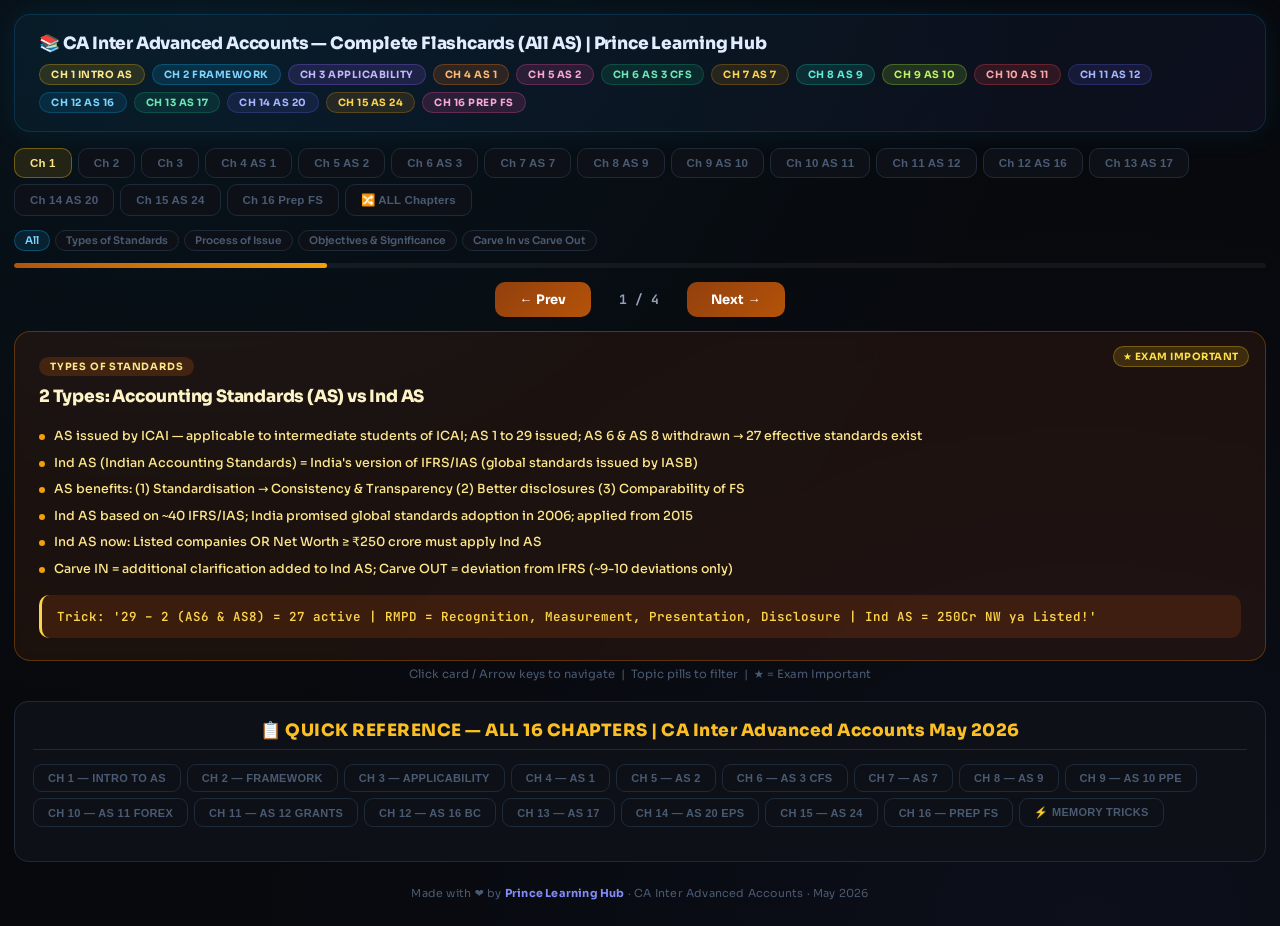
<file: accounts-flashcard.html>
<!DOCTYPE html>
<html lang="en">
<head>
<meta charset="UTF-8">
<meta name="viewport" content="width=device-width, initial-scale=1.0">
<title>CA Inter Advanced Accounts — Complete Flashcards May 2026</title>
<style>
  @import url('https://fonts.googleapis.com/css2?family=Sora:wght@400;600;700;800&family=JetBrains+Mono:wght@500&display=swap');
  *{box-sizing:border-box;margin:0;padding:0}
  :root{--bg:#07090d;--surface:#0d1117;--surface2:#111820;--border:#1e2a38;--accent:#0ea5e9;--accent2:#6366f1;--text:#dde6f5;--muted:#4a5a72;--glow:0 0 30px rgba(14,165,233,0.1)}
  body{font-family:'Sora',system-ui,sans-serif;background:var(--bg);color:var(--text);min-height:100vh;padding:14px;background-image:radial-gradient(ellipse at 15% 0%,rgba(14,165,233,0.07) 0%,transparent 55%),radial-gradient(ellipse at 85% 100%,rgba(99,102,241,0.06) 0%,transparent 55%)}
  .app-header{background:linear-gradient(135deg,rgba(14,165,233,0.07),rgba(99,102,241,0.07));border-radius:16px;padding:18px 24px;margin-bottom:16px;display:flex;align-items:center;justify-content:space-between;flex-wrap:wrap;gap:10px;border:1px solid rgba(14,165,233,0.18);box-shadow:var(--glow)}
  .app-header h1{font-size:17px;font-weight:800;color:#e2ecff;letter-spacing:-0.2px}
  .app-header .badges{display:flex;gap:7px;flex-wrap:wrap}
  .app-header .badge{font-size:10px;font-weight:700;padding:3px 11px;border-radius:20px;letter-spacing:0.5px;text-transform:uppercase}
  .b1{background:rgba(16,185,129,0.12);color:#6ee7b7;border:1px solid rgba(16,185,129,0.25)}
  .b2{background:rgba(99,102,241,0.12);color:#a5b4fc;border:1px solid rgba(99,102,241,0.25)}
  .b3{background:rgba(245,158,11,0.12);color:#fcd34d;border:1px solid rgba(245,158,11,0.25)}
  .b4{background:rgba(14,165,233,0.12);color:#7dd3fc;border:1px solid rgba(14,165,233,0.25)}

  .chapter-tabs{display:flex;gap:6px;margin-bottom:14px;flex-wrap:wrap}
  .ch-tab{padding:8px 15px;border-radius:10px;font-size:11.5px;font-weight:700;cursor:pointer;border:1.5px solid var(--border);background:var(--surface);color:var(--muted);transition:all 0.2s;letter-spacing:0.2px}
  .ch-tab:hover{border-color:#334155;color:#94a3b8}

  /* Per-chapter active colours */
  .ch-tab.active-c1{background:rgba(234,179,8,0.12);color:#fde68a;border-color:rgba(234,179,8,0.4)}
  .ch-tab.active-c2{background:rgba(14,165,233,0.12);color:#7dd3fc;border-color:rgba(14,165,233,0.4)}
  .ch-tab.active-c3{background:rgba(139,92,246,0.12);color:#c4b5fd;border-color:rgba(139,92,246,0.4)}
  .ch-tab.active-c4{background:rgba(249,115,22,0.12);color:#fdba74;border-color:rgba(249,115,22,0.4)}
  .ch-tab.active-c5{background:rgba(236,72,153,0.12);color:#f9a8d4;border-color:rgba(236,72,153,0.4)}
  .ch-tab.active-c6{background:rgba(34,197,94,0.12);color:#86efac;border-color:rgba(34,197,94,0.4)}
  .ch-tab.active-c7{background:rgba(245,158,11,0.12);color:#fcd34d;border-color:rgba(245,158,11,0.4)}
  .ch-tab.active-c8{background:rgba(20,184,166,0.12);color:#5eead4;border-color:rgba(20,184,166,0.4)}
  .ch-tab.active-c9{background:rgba(163,230,53,0.12);color:#bef264;border-color:rgba(163,230,53,0.4)}
  .ch-tab.active-c10{background:rgba(239,68,68,0.12);color:#fca5a5;border-color:rgba(239,68,68,0.4)}
  .ch-tab.active-c11{background:rgba(139,92,246,0.12);color:#c4b5fd;border-color:rgba(139,92,246,0.4)}
  .ch-tab.active-c12{background:rgba(14,165,233,0.12);color:#7dd3fc;border-color:rgba(14,165,233,0.4)}
  .ch-tab.active-c13{background:rgba(34,197,94,0.12);color:#86efac;border-color:rgba(34,197,94,0.4)}
  .ch-tab.active-c14{background:rgba(99,102,241,0.12);color:#a5b4fc;border-color:rgba(99,102,241,0.4)}
  .ch-tab.active-c15{background:rgba(249,115,22,0.12);color:#fdba74;border-color:rgba(249,115,22,0.4)}
  .ch-tab.active-c16{background:rgba(236,72,153,0.12);color:#f9a8d4;border-color:rgba(236,72,153,0.4)}
  .ch-tab.active-mega{background:rgba(99,102,241,0.12);color:#a5b4fc;border-color:rgba(99,102,241,0.4)}

  .topic-pills{display:flex;flex-wrap:wrap;gap:5px;margin-bottom:12px}
  .tpill{font-size:10.5px;font-weight:600;padding:3px 10px;border-radius:20px;cursor:pointer;border:1px solid var(--border);background:var(--surface);color:var(--muted);transition:all 0.18s}
  .tpill:hover{border-color:#334155;color:#94a3b8}
  .tpill.tp-active{background:rgba(14,165,233,0.12);color:#7dd3fc;border-color:rgba(14,165,233,0.35)}

  .pbar{height:5px;background:rgba(255,255,255,0.05);border-radius:4px;margin-bottom:14px;overflow:hidden}
  .pfill{height:100%;border-radius:4px;transition:width 0.5s cubic-bezier(0.4,0,0.2,1)}
  .pfill-c1{background:linear-gradient(90deg,#b45309,#f59e0b)}
  .pfill-c2{background:linear-gradient(90deg,#0369a1,#0ea5e9)}
  .pfill-c3{background:linear-gradient(90deg,#6d28d9,#8b5cf6)}
  .pfill-c4{background:linear-gradient(90deg,#c2410c,#f97316)}
  .pfill-c5{background:linear-gradient(90deg,#9d174d,#ec4899)}
  .pfill-c6{background:linear-gradient(90deg,#15803d,#22c55e)}
  .pfill-c7{background:linear-gradient(90deg,#b45309,#f59e0b)}
  .pfill-c8{background:linear-gradient(90deg,#0f766e,#14b8a6)}
  .pfill-c9{background:linear-gradient(90deg,#4d7c0f,#84cc16)}
  .pfill-c10{background:linear-gradient(90deg,#991b1b,#ef4444)}
  .pfill-c11{background:linear-gradient(90deg,#6d28d9,#8b5cf6)}
  .pfill-c12{background:linear-gradient(90deg,#0369a1,#0ea5e9)}
  .pfill-c13{background:linear-gradient(90deg,#15803d,#22c55e)}
  .pfill-c14{background:linear-gradient(90deg,#4338ca,#6366f1)}
  .pfill-c15{background:linear-gradient(90deg,#c2410c,#f97316)}
  .pfill-c16{background:linear-gradient(90deg,#9d174d,#ec4899)}

  .cnav{display:flex;align-items:center;justify-content:center;gap:8px;margin-bottom:14px;flex-wrap:wrap}
  .cnav button{border:none;border-radius:10px;padding:9px 24px;font-size:13px;font-weight:700;cursor:pointer;color:#fff;transition:all 0.2s;font-family:'Sora',sans-serif;letter-spacing:0.2px}
  .cnav button:hover{transform:translateY(-1px);box-shadow:0 4px 12px rgba(0,0,0,0.3)}
  .cnav button:active{transform:translateY(0)}
  .btn-c1{background:linear-gradient(135deg,#92400e,#b45309)}
  .btn-c2{background:linear-gradient(135deg,#0369a1,#0284c7)}
  .btn-c3{background:linear-gradient(135deg,#5b21b6,#7c3aed)}
  .btn-c4{background:linear-gradient(135deg,#9a3412,#c2410c)}
  .btn-c5{background:linear-gradient(135deg,#831843,#be185d)}
  .btn-c6{background:linear-gradient(135deg,#14532d,#15803d)}
  .btn-c7{background:linear-gradient(135deg,#92400e,#b45309)}
  .btn-c8{background:linear-gradient(135deg,#134e4a,#0f766e)}
  .btn-c9{background:linear-gradient(135deg,#365314,#4d7c0f)}
  .btn-c10{background:linear-gradient(135deg,#7f1d1d,#991b1b)}
  .btn-c11{background:linear-gradient(135deg,#5b21b6,#7c3aed)}
  .btn-c12{background:linear-gradient(135deg,#0369a1,#0284c7)}
  .btn-c13{background:linear-gradient(135deg,#14532d,#15803d)}
  .btn-c14{background:linear-gradient(135deg,#3730a3,#4f46e5)}
  .btn-c15{background:linear-gradient(135deg,#9a3412,#c2410c)}
  .btn-c16{background:linear-gradient(135deg,#831843,#be185d)}
  .ctr{font-size:13px;font-weight:700;color:#94a3b8;min-width:80px;text-align:center;font-family:'JetBrains Mono',monospace}

  .fc{border-radius:16px;padding:22px 24px;min-height:290px;border-width:1.5px;border-style:solid;cursor:pointer;position:relative;transition:transform 0.15s,box-shadow 0.15s;margin-bottom:6px;backdrop-filter:blur(4px)}
  .fc:hover{transform:translateY(-2px);box-shadow:0 8px 32px rgba(0,0,0,0.4)}
  .fc:active{transform:translateY(0)}
  .fc-topic{font-size:10px;font-weight:700;padding:3px 11px;border-radius:20px;display:inline-block;margin-bottom:10px;letter-spacing:0.8px;text-transform:uppercase}
  .fc-title{font-size:17px;font-weight:800;margin-bottom:14px;line-height:1.35;letter-spacing:-0.2px}
  .fc-bullets{list-style:none;padding:0;margin:0 0 12px}
  .fc-bullets li{font-size:12.5px;font-weight:500;padding:3px 0;display:flex;gap:9px;line-height:1.65;align-items:flex-start}
  .fc-bullets li .dot{flex-shrink:0;margin-top:8px;width:6px;height:6px;border-radius:50%;display:inline-block}
  .fc-trick{border-radius:10px;padding:12px 15px;margin-top:8px;font-size:12.5px;font-weight:600;line-height:1.55;font-family:'JetBrains Mono',monospace;border-left:3px solid currentColor}
  .fc-star{position:absolute;top:14px;right:16px;font-size:10px;font-weight:700;padding:3px 9px;border-radius:20px;letter-spacing:0.5px;text-transform:uppercase}
  .hint{font-size:11.5px;color:var(--muted);text-align:center;margin-top:6px;margin-bottom:18px}

  .summary-section{background:var(--surface);border-radius:14px;padding:18px;margin-top:20px;border:1px solid var(--border)}
  .summary-section h2{font-size:14px;font-weight:800;margin-bottom:14px;padding-bottom:8px;border-bottom:1px solid var(--border);letter-spacing:0.2px}
  .summary-grid{display:grid;grid-template-columns:repeat(auto-fit,minmax(270px,1fr));gap:12px}
  .s-card{border-radius:12px;padding:14px 16px;border-left:3px solid}
  .s-card h3{font-size:12px;font-weight:800;margin-bottom:8px;text-transform:uppercase;letter-spacing:0.6px}
  .s-card ul{list-style:none;padding:0}
  .s-card ul li{font-size:11.5px;font-weight:500;padding:2px 0;line-height:1.6}
  .s-card ul li::before{content:"▸ ";opacity:0.6}

  .rate-table{width:100%;border-collapse:collapse;margin-top:10px;font-size:11.5px}
  .rate-table th{background:rgba(255,255,255,0.04);padding:8px 10px;text-align:left;font-weight:700;color:#94a3b8;border-bottom:1px solid var(--border);letter-spacing:0.3px;font-size:11px;text-transform:uppercase}
  .rate-table td{padding:7px 10px;border-bottom:1px solid rgba(255,255,255,0.04);color:#94a3b8}
  .rate-table tr:hover td{background:rgba(255,255,255,0.02)}

  .footer{text-align:center;margin-top:24px;font-size:11px;color:var(--muted);padding-bottom:12px;letter-spacing:0.2px}
  .footer span{color:#818cf8;font-weight:700}

  .qr-chapter{background:var(--surface);border-radius:14px;padding:16px 18px;margin-bottom:16px;border:1px solid var(--border)}
  .qr-ch-head{font-size:12.5px;font-weight:800;padding:8px 14px;border-radius:8px;margin-bottom:12px;letter-spacing:0.4px;text-transform:uppercase}
  .qr-sub{font-size:11.5px;font-weight:800;margin-bottom:6px;margin-top:4px;letter-spacing:0.4px;text-transform:uppercase;opacity:0.85}
  .qr-grid2{display:grid;grid-template-columns:1fr 1fr;gap:14px}
  .qr-pills{display:flex;flex-wrap:wrap;gap:5px;margin-top:8px}
  .qr-pill{font-size:10.5px;font-weight:600;padding:3px 9px;border-radius:14px;line-height:1.5;letter-spacing:0.2px}

  /* QR Accordion */
  .qr-nav{display:flex;flex-wrap:wrap;gap:6px;margin-bottom:16px}
  .qr-btn{padding:7px 14px;border-radius:9px;font-size:11px;font-weight:700;cursor:pointer;border:1.5px solid var(--border);background:var(--surface);color:var(--muted);transition:all 0.2s;letter-spacing:0.3px;text-transform:uppercase}
  .qr-btn:hover{border-color:#334155;color:#94a3b8;transform:translateY(-1px)}
  .qr-btn.qr-active{transform:translateY(-1px);box-shadow:0 4px 14px rgba(0,0,0,0.4)}
  .qr-btn[data-ch="1"].qr-active{background:rgba(234,179,8,0.12);border-color:rgba(234,179,8,0.4);color:#fde68a}
  .qr-btn[data-ch="2"].qr-active{background:rgba(14,165,233,0.12);border-color:rgba(14,165,233,0.4);color:#7dd3fc}
  .qr-btn[data-ch="3"].qr-active{background:rgba(139,92,246,0.12);border-color:rgba(139,92,246,0.4);color:#c4b5fd}
  .qr-btn[data-ch="4"].qr-active{background:rgba(249,115,22,0.12);border-color:rgba(249,115,22,0.4);color:#fdba74}
  .qr-btn[data-ch="5"].qr-active{background:rgba(236,72,153,0.12);border-color:rgba(236,72,153,0.4);color:#f9a8d4}
  .qr-btn[data-ch="6"].qr-active{background:rgba(34,197,94,0.12);border-color:rgba(34,197,94,0.4);color:#86efac}
  .qr-btn[data-ch="7"].qr-active{background:rgba(245,158,11,0.12);border-color:rgba(245,158,11,0.4);color:#fcd34d}
  .qr-btn[data-ch="8"].qr-active{background:rgba(20,184,166,0.12);border-color:rgba(20,184,166,0.4);color:#5eead4}
  .qr-btn[data-ch="9"].qr-active{background:rgba(163,230,53,0.12);border-color:rgba(163,230,53,0.4);color:#bef264}
  .qr-btn[data-ch="10"].qr-active{background:rgba(239,68,68,0.12);border-color:rgba(239,68,68,0.4);color:#fca5a5}
  .qr-btn[data-ch="11"].qr-active{background:rgba(139,92,246,0.12);border-color:rgba(139,92,246,0.4);color:#c4b5fd}
  .qr-btn[data-ch="12"].qr-active{background:rgba(14,165,233,0.12);border-color:rgba(14,165,233,0.4);color:#7dd3fc}
  .qr-btn[data-ch="13"].qr-active{background:rgba(34,197,94,0.12);border-color:rgba(34,197,94,0.4);color:#86efac}
  .qr-btn[data-ch="14"].qr-active{background:rgba(99,102,241,0.12);border-color:rgba(99,102,241,0.4);color:#a5b4fc}
  .qr-btn[data-ch="15"].qr-active{background:rgba(249,115,22,0.12);border-color:rgba(249,115,22,0.4);color:#fdba74}
  .qr-btn[data-ch="16"].qr-active{background:rgba(236,72,153,0.12);border-color:rgba(236,72,153,0.4);color:#f9a8d4}
  .qr-btn[data-ch="tricks"].qr-active{background:rgba(245,158,11,0.12);border-color:rgba(245,158,11,0.4);color:#fcd34d}
  .qr-panel{display:none;animation:qrFadeIn 0.28s ease}
  .qr-panel.qr-open{display:block}
  @keyframes qrFadeIn{from{opacity:0;transform:translateY(8px)}to{opacity:1;transform:translateY(0)}}

  @media(max-width:700px){.qr-grid2{grid-template-columns:1fr}}
  @media(max-width:500px){.app-header h1{font-size:13px}.fc-title{font-size:14px}.fc-bullets li{font-size:11.5px}.ch-tab{padding:6px 11px;font-size:10.5px}}
</style>
</head>
<body>

<div class="app-header">
  <h1>📚 CA Inter Advanced Accounts — Complete Flashcards (All AS) | Prince Learning Hub</h1>
  <div class="badges">
    <span class="badge" style="background:rgba(234,179,8,0.15);color:#fde68a;border:1px solid rgba(234,179,8,0.3)">Ch 1 Intro AS</span>
    <span class="badge" style="background:rgba(14,165,233,0.15);color:#7dd3fc;border:1px solid rgba(14,165,233,0.3)">Ch 2 Framework</span>
    <span class="badge" style="background:rgba(139,92,246,0.15);color:#c4b5fd;border:1px solid rgba(139,92,246,0.3)">Ch 3 Applicability</span>
    <span class="badge" style="background:rgba(249,115,22,0.15);color:#fdba74;border:1px solid rgba(249,115,22,0.3)">Ch 4 AS 1</span>
    <span class="badge" style="background:rgba(236,72,153,0.15);color:#f9a8d4;border:1px solid rgba(236,72,153,0.3)">Ch 5 AS 2</span>
    <span class="badge b1">Ch 6 AS 3 CFS</span>
    <span class="badge b3">Ch 7 AS 7</span>
    <span class="badge" style="background:rgba(20,184,166,0.15);color:#5eead4;border:1px solid rgba(20,184,166,0.3)">Ch 8 AS 9</span>
    <span class="badge" style="background:rgba(163,230,53,0.15);color:#bef264;border:1px solid rgba(163,230,53,0.3)">Ch 9 AS 10</span>
    <span class="badge" style="background:rgba(239,68,68,0.15);color:#fca5a5;border:1px solid rgba(239,68,68,0.3)">Ch 10 AS 11</span>
    <span class="badge b2">Ch 11 AS 12</span>
    <span class="badge b4">Ch 12 AS 16</span>
    <span class="badge b1">Ch 13 AS 17</span>
    <span class="badge b2">Ch 14 AS 20</span>
    <span class="badge b3">Ch 15 AS 24</span>
    <span class="badge" style="background:rgba(236,72,153,0.15);color:#f9a8d4;border:1px solid rgba(236,72,153,0.3)">Ch 16 Prep FS</span>
  </div>
</div>

<div class="chapter-tabs">
  <button class="ch-tab active-c1" id="tab-c1" onclick="switchCh('c1')">Ch 1</button>
  <button class="ch-tab" id="tab-c2" onclick="switchCh('c2')">Ch 2</button>
  <button class="ch-tab" id="tab-c3" onclick="switchCh('c3')">Ch 3</button>
  <button class="ch-tab" id="tab-c4" onclick="switchCh('c4')">Ch 4 AS 1</button>
  <button class="ch-tab" id="tab-c5" onclick="switchCh('c5')">Ch 5 AS 2</button>
  <button class="ch-tab" id="tab-c6" onclick="switchCh('c6')">Ch 6 AS 3</button>
  <button class="ch-tab" id="tab-c7" onclick="switchCh('c7')">Ch 7 AS 7</button>
  <button class="ch-tab" id="tab-c8" onclick="switchCh('c8')">Ch 8 AS 9</button>
  <button class="ch-tab" id="tab-c9" onclick="switchCh('c9')">Ch 9 AS 10</button>
  <button class="ch-tab" id="tab-c10" onclick="switchCh('c10')">Ch 10 AS 11</button>
  <button class="ch-tab" id="tab-c11" onclick="switchCh('c11')">Ch 11 AS 12</button>
  <button class="ch-tab" id="tab-c12" onclick="switchCh('c12')">Ch 12 AS 16</button>
  <button class="ch-tab" id="tab-c13" onclick="switchCh('c13')">Ch 13 AS 17</button>
  <button class="ch-tab" id="tab-c14" onclick="switchCh('c14')">Ch 14 AS 20</button>
  <button class="ch-tab" id="tab-c15" onclick="switchCh('c15')">Ch 15 AS 24</button>
  <button class="ch-tab" id="tab-c16" onclick="switchCh('c16')">Ch 16 Prep FS</button>
  <button class="ch-tab" id="tab-mega" onclick="switchCh('mega')">🔀 ALL Chapters</button>
</div>

<div class="topic-pills" id="tpills"></div>
<div class="pbar"><div class="pfill pfill-c1" id="pf" style="width:4%"></div></div>
<div class="cnav">
  <button class="btn-c1" id="btnPrev" onclick="prev()">← Prev</button>
  <span class="ctr" id="ctr">1 / ?</span>
  <button class="btn-c1" id="btnNext" onclick="next()">Next →</button>
</div>
<div class="fc" id="fc" onclick="next()"></div>
<div class="hint">Click card / Arrow keys to navigate &nbsp;|&nbsp; Topic pills to filter &nbsp;|&nbsp; ★ = Exam Important</div>

<!-- ══════════════════════════════════════════════
     QUICK REFERENCE SECTION
══════════════════════════════════════════════ -->
<div class="summary-section">
<h2 style="color:#fbbf24;text-align:center;font-size:17px;letter-spacing:0.5px">📋 QUICK REFERENCE — ALL 16 CHAPTERS | CA Inter Advanced Accounts May 2026</h2>

<div class="qr-nav" id="qrNav">
  <button class="qr-btn" data-ch="1" onclick="showQR('1')">Ch 1 — Intro to AS</button>
  <button class="qr-btn" data-ch="2" onclick="showQR('2')">Ch 2 — Framework</button>
  <button class="qr-btn" data-ch="3" onclick="showQR('3')">Ch 3 — Applicability</button>
  <button class="qr-btn" data-ch="4" onclick="showQR('4')">Ch 4 — AS 1</button>
  <button class="qr-btn" data-ch="5" onclick="showQR('5')">Ch 5 — AS 2</button>
  <button class="qr-btn" data-ch="6" onclick="showQR('6')">Ch 6 — AS 3 CFS</button>
  <button class="qr-btn" data-ch="7" onclick="showQR('7')">Ch 7 — AS 7</button>
  <button class="qr-btn" data-ch="8" onclick="showQR('8')">Ch 8 — AS 9</button>
  <button class="qr-btn" data-ch="9" onclick="showQR('9')">Ch 9 — AS 10 PPE</button>
  <button class="qr-btn" data-ch="10" onclick="showQR('10')">Ch 10 — AS 11 Forex</button>
  <button class="qr-btn" data-ch="11" onclick="showQR('11')">Ch 11 — AS 12 Grants</button>
  <button class="qr-btn" data-ch="12" onclick="showQR('12')">Ch 12 — AS 16 BC</button>
  <button class="qr-btn" data-ch="13" onclick="showQR('13')">Ch 13 — AS 17</button>
  <button class="qr-btn" data-ch="14" onclick="showQR('14')">Ch 14 — AS 20 EPS</button>
  <button class="qr-btn" data-ch="15" onclick="showQR('15')">Ch 15 — AS 24</button>
  <button class="qr-btn" data-ch="16" onclick="showQR('16')">Ch 16 — Prep FS</button>
  <button class="qr-btn" data-ch="tricks" onclick="showQR('tricks')">⚡ Memory Tricks</button>
</div>

<!-- QR PANEL 1 -->
<div class="qr-panel" id="qr-panel-1">
<div class="qr-chapter" style="border-left-color:rgba(234,179,8,0.5)">
  <div class="qr-ch-head" style="background:rgba(234,179,8,0.1);color:#fde68a">Ch 1 — Introduction to Accounting Standards</div>
  <div class="qr-grid2">
    <div>
      <div class="qr-sub" style="color:#fbbf24">AS Types at a Glance</div>
      <table class="rate-table">
        <tr><th>Type</th><th>Issued By</th><th>Applicable To</th></tr>
        <tr><td>Accounting Standards (AS)</td><td>ICAI</td><td>Non-Ind AS companies; 27 active</td></tr>
        <tr><td>Indian Accounting Standards (Ind AS)</td><td>MCA/NACAS</td><td>Listed / NW ≥ ₹250 crore</td></tr>
        <tr><td>IFRS / IAS</td><td>IASB (international)</td><td>Global entities; ~40 standards</td></tr>
      </table>
      <div class="qr-sub" style="color:#fbbf24;margin-top:8px">Process of Issue of AS</div>
      <table class="rate-table">
        <tr><th>Step</th><th>Action</th></tr>
        <tr><td>Step 1</td><td>ASB prepares Draft</td></tr>
        <tr><td>Step 2</td><td>Exposure Draft — Public comments</td></tr>
        <tr><td>Step 3</td><td>Final changes based on comments</td></tr>
        <tr><td>Step 4</td><td>ICAI Council approves — AS born</td></tr>
        <tr><td>Step 5</td><td>NFRA approves — Applied to companies</td></tr>
      </table>
    </div>
    <div>
      <div class="qr-sub" style="color:#fbbf24">Carve In vs Carve Out</div>
      <table class="rate-table">
        <tr><th>Term</th><th>Meaning</th><th>Count</th></tr>
        <tr><td>Carve IN</td><td>Additional clarification added to Ind AS beyond IFRS</td><td>Many</td></tr>
        <tr><td>Carve OUT</td><td>Deviation from IFRS in Ind AS</td><td>~9–10 only</td></tr>
      </table>
      <div class="qr-pills" style="margin-top:8px">
        <span class="qr-pill" style="background:rgba(234,179,8,0.1);color:#fde68a">AS 1–29 issued; AS 6 &amp; AS 8 withdrawn = 27 active</span>
        <span class="qr-pill" style="background:rgba(234,179,8,0.1);color:#fde68a">Issues dealt: Recognition, Measurement, Presentation, Disclosure (RMPD)</span>
        <span class="qr-pill" style="background:rgba(234,179,8,0.1);color:#fde68a">Ind AS: Listed OR NW ≥ ₹250 crore (2015 first applied at ₹500Cr)</span>
        <span class="qr-pill" style="background:rgba(234,179,8,0.1);color:#fde68a">Ind AS NOT for non-corporate entities (Partnership / LLP / Trust)</span>
      </div>
    </div>
  </div>
</div>
</div>

<!-- QR PANEL 2 -->
<div class="qr-panel" id="qr-panel-2">
<div class="qr-chapter" style="border-left-color:rgba(14,165,233,0.5)">
  <div class="qr-ch-head" style="background:rgba(14,165,233,0.1);color:#7dd3fc">Ch 2 — Framework for Preparation &amp; Presentation of Financial Statements</div>
  <div class="qr-grid2">
    <div>
      <div class="qr-sub" style="color:#38bdf8">3 Underlying Assumptions</div>
      <table class="rate-table">
        <tr><th>Assumption</th><th>Meaning</th><th>If NOT Followed</th></tr>
        <tr><td>Going Concern</td><td>Entity continues; no intent to liquidate</td><td>MUST DISCLOSE + FS as if liquidating</td></tr>
        <tr><td>Accrual</td><td>Period/time basis (not cash basis)</td><td>N/A (always followed)</td></tr>
        <tr><td>Consistency</td><td>Same policies; don't change frequently</td><td>Disclose change + reason + effect</td></tr>
      </table>
      <div class="qr-sub" style="color:#38bdf8;margin-top:8px">5 Elements of Financial Statements</div>
      <table class="rate-table">
        <tr><th>Element</th><th>Definition</th></tr>
        <tr><td>Asset</td><td>Economic resource; controlled; future benefit</td></tr>
        <tr><td>Liability</td><td>Present obligation; past event; outflow to settle</td></tr>
        <tr><td>Equity</td><td>Assets – Liabilities = Residual interest</td></tr>
        <tr><td>Income</td><td>Increase in resources without liability increase</td></tr>
        <tr><td>Expense</td><td>Decrease in resources without asset increase</td></tr>
      </table>
    </div>
    <div>
      <div class="qr-sub" style="color:#38bdf8">4 Qualitative Characteristics</div>
      <table class="rate-table">
        <tr><th>Characteristic</th><th>Meaning</th></tr>
        <tr><td>Understandable</td><td>Simple language for users</td></tr>
        <tr><td>Relevant</td><td>Material items; immaterial excluded</td></tr>
        <tr><td>Reliable</td><td>Complete, Fair, Substance&gt;Form, Neutral, Prudent</td></tr>
        <tr><td>Comparable</td><td>Min 1 year comparative (except new entities)</td></tr>
      </table>
      <div class="qr-sub" style="color:#38bdf8;margin-top:8px">4 Measurement Bases</div>
      <table class="rate-table">
        <tr><th>Basis</th><th>Asset at</th><th>Liability at</th></tr>
        <tr><td>Historical Cost</td><td>Consideration given (dia)</td><td>Consideration received (mila)</td></tr>
        <tr><td>Current Cost</td><td>Similar asset today</td><td>Similar liability today</td></tr>
        <tr><td>Realisable Value</td><td>Fair value if sold today</td><td>Fair value if settled today</td></tr>
        <tr><td>Present Value</td><td>PV of future inflows</td><td>PV of future outflows</td></tr>
      </table>
      <div class="qr-pills" style="margin-top:8px">
        <span class="qr-pill" style="background:rgba(14,165,233,0.1);color:#7dd3fc">Components = Balance Sheet + P&amp;L ONLY (CFS = Report, not component)</span>
        <span class="qr-pill" style="background:rgba(14,165,233,0.1);color:#7dd3fc">Accounting Equation: Assets – Liabilities = Equity</span>
        <span class="qr-pill" style="background:rgba(14,165,233,0.1);color:#7dd3fc">URRC = Understandable, Relevant, Reliable, Comparable</span>
      </div>
    </div>
  </div>
</div>
</div>

<!-- QR PANEL 3 -->
<div class="qr-panel" id="qr-panel-3">
<div class="qr-chapter" style="border-left-color:rgba(139,92,246,0.5)">
  <div class="qr-ch-head" style="background:rgba(139,92,246,0.1);color:#c4b5fd">Ch 3 — Applicability of Accounting Standards</div>
  <div class="qr-grid2">
    <div>
      <div class="qr-sub" style="color:#a78bfa">Companies – Applicability</div>
      <table class="rate-table">
        <tr><th>Category</th><th>Who</th><th>Exemptions</th></tr>
        <tr><td>Big Companies</td><td>Listed OR Public Deposits OR NW &gt;₹2.5Cr</td><td>Apply all 27 AS</td></tr>
        <tr><td>SMC</td><td>Non-listed + NW ≤₹50Cr + T/O ≤₹250Cr</td><td>Exempt: AS 3,17,20,21-27</td></tr>
      </table>
      <div class="qr-sub" style="color:#a78bfa;margin-top:8px">SMC Exemptions</div>
      <table class="rate-table">
        <tr><th>AS No.</th><th>Topic</th><th>Type</th></tr>
        <tr><td>AS 3</td><td>Cash Flow Statement</td><td>Full Exemption</td></tr>
        <tr><td>AS 17</td><td>Segment Reporting</td><td>Full Exemption</td></tr>
        <tr><td>AS 20</td><td>Earnings Per Share</td><td>Full Exemption</td></tr>
        <tr><td>AS 21,23,27</td><td>Consolidated Accounts</td><td>Full Exemption</td></tr>
        <tr><td>AS 15,19,28,29</td><td>Various</td><td>Partial Relaxation</td></tr>
      </table>
    </div>
    <div>
      <div class="qr-sub" style="color:#a78bfa">Non-Corporate Entities (Level Framework)</div>
      <table class="rate-table">
        <tr><th>Level</th><th>Who qualifies</th><th>AS Applicable</th></tr>
        <tr><td>Level I</td><td>Listed + Banks + T/O &gt;₹50Cr + Borrowing &gt;₹10Cr</td><td>All AS, No exemptions</td></tr>
        <tr><td>Level II</td><td>T/O &gt;₹10Cr OR Borrowing &gt;₹2Cr</td><td>All AS with relaxations</td></tr>
        <tr><td>Level III</td><td>Below Level II criteria</td><td>All AS, more relaxations</td></tr>
      </table>
      <div class="qr-pills" style="margin-top:8px">
        <span class="qr-pill" style="background:rgba(139,92,246,0.1);color:#c4b5fd">SMC: 2 consecutive years → exemptions from 2nd year</span>
        <span class="qr-pill" style="background:rgba(139,92,246,0.1);color:#c4b5fd">Non-SMC from SMC: No exemptions for next 2 years</span>
        <span class="qr-pill" style="background:rgba(139,92,246,0.1);color:#c4b5fd">Ind AS: NOT applicable to non-corporate entities</span>
      </div>
    </div>
  </div>
</div>
</div>

<!-- QR PANEL 4 -->
<div class="qr-panel" id="qr-panel-4">
<div class="qr-chapter" style="border-left-color:rgba(249,115,22,0.5)">
  <div class="qr-ch-head" style="background:rgba(249,115,22,0.1);color:#fdba74">Ch 4 — AS 1: Disclosure of Accounting Policies</div>
  <div class="qr-grid2">
    <div>
      <div class="qr-sub" style="color:#f97316">Accounting Policy vs Accounting Estimate</div>
      <table class="rate-table">
        <tr><th>Item</th><th>Policy or Estimate?</th></tr>
        <tr><td>Stock valuation (Cost or NRV lower)</td><td>✅ Accounting POLICY</td></tr>
        <tr><td>Stock method (FIFO / Weighted Avg)</td><td>✅ Accounting POLICY</td></tr>
        <tr><td>Investment valuation</td><td>✅ Accounting POLICY</td></tr>
        <tr><td>Goodwill amortisation life</td><td>✅ Accounting POLICY</td></tr>
        <tr><td>Borrowing cost treatment (capitalise/write-off)</td><td>✅ Accounting POLICY</td></tr>
        <tr><td>PPE valuation model (Cost/Revaluation)</td><td>✅ Accounting POLICY</td></tr>
        <tr><td>Depreciation method (SLM/WDV) — post 2016</td><td>❌ Accounting ESTIMATE</td></tr>
        <tr><td>Provision calculation method</td><td>❌ Accounting ESTIMATE</td></tr>
      </table>
    </div>
    <div>
      <div class="qr-sub" style="color:#f97316">4 Main Principles of AS 1</div>
      <table class="rate-table">
        <tr><th>Principle</th><th>What it covers</th></tr>
        <tr><td>(A) Disclosure Requirements</td><td>What to disclose about policies in FS</td></tr>
        <tr><td>(B) How to Select Policies</td><td>Which policy to choose when multiple options</td></tr>
        <tr><td>(C) Treatment of Changes</td><td>How to deal with policy changes; disclose Nature+Reason+Quantum</td></tr>
        <tr><td>(D) Fundamental Assumptions</td><td>Going Concern, Accrual, Consistency (GAC)</td></tr>
      </table>
      <div class="qr-pills" style="margin-top:8px">
        <span class="qr-pill" style="background:rgba(249,115,22,0.1);color:#fdba74">AS 1 applies to ALL entities where AS apply</span>
        <span class="qr-pill" style="background:rgba(249,115,22,0.1);color:#fdba74">From 2016: Depreciation method = ESTIMATE (not policy!)</span>
        <span class="qr-pill" style="background:rgba(249,115,22,0.1);color:#fdba74">GAC = Disclose ONLY if NOT followed</span>
        <span class="qr-pill" style="background:rgba(249,115,22,0.1);color:#fdba74">Policy change: Disclose Nature + Reason + Quantum</span>
      </div>
    </div>
  </div>
</div>
</div>

<!-- QR PANEL 5 -->
<div class="qr-panel" id="qr-panel-5">
<div class="qr-chapter" style="border-left-color:rgba(236,72,153,0.5)">
  <div class="qr-ch-head" style="background:rgba(236,72,153,0.1);color:#f9a8d4">Ch 5 — AS 2: Valuation of Inventories</div>
  <div class="qr-grid2">
    <div>
      <div class="qr-sub" style="color:#ec4899">Inventory Valuation Rules</div>
      <table class="rate-table">
        <tr><th>Item</th><th>Valuation Rule</th><th>Exception</th></tr>
        <tr><td>Finished Goods / Stock in Trade</td><td>Lower of Cost or NRV (item by item)</td><td>—</td></tr>
        <tr><td>Work in Progress</td><td>Lower of Cost or NRV (item by item)</td><td>—</td></tr>
        <tr><td>Raw Material</td><td>COST only (generally)</td><td>If FG sold below cost → RM at Replacement Price</td></tr>
        <tr><td>Agriculture/Livestock</td><td>NRV (not covered by AS 2)</td><td>Biologically produced</td></tr>
        <tr><td>Shares/Debentures</td><td>Not covered by AS 2</td><td>Separate treatment</td></tr>
      </table>
      <div class="qr-sub" style="color:#ec4899;margin-top:8px">NRV Calculation</div>
      <table class="rate-table">
        <tr><th>For</th><th>Formula</th></tr>
        <tr><td>Finished Goods / SIT</td><td>Estimated Selling Price – Estimated Selling Expenses</td></tr>
        <tr><td>Work in Progress</td><td>Est. SP – Est. Selling Exp – Cost of Completing WIP</td></tr>
      </table>
    </div>
    <div>
      <div class="qr-sub" style="color:#ec4899">Cost Formula</div>
      <table class="rate-table">
        <tr><th>Component</th><th>Details</th></tr>
        <tr><td>Purchase Price</td><td>After discount, incl. GST less ITC</td></tr>
        <tr><td>Add: Loading/Unloading + Freight + Insurance</td><td>To bring to present location</td></tr>
        <tr><td>Divide by</td><td>Units purchased – Normal Loss units</td></tr>
        <tr><td>Direct Labour + Factory Overhead</td><td>Variable + Fixed (on normal capacity)</td></tr>
      </table>
      <div class="qr-sub" style="color:#ec4899;margin-top:8px">AS 2 Exclusions</div>
      <table class="rate-table">
        <tr><th>Excluded from AS 2</th></tr>
        <tr><td>WIP for Construction Contracts → AS 7</td></tr>
        <tr><td>WIP for Service Providers</td></tr>
        <tr><td>Inventory of Shares/Debentures/Bonds</td></tr>
        <tr><td>Agriculture/Livestock inventories (valued at NRV)</td></tr>
      </table>
      <div class="qr-pills" style="margin-top:8px">
        <span class="qr-pill" style="background:rgba(236,72,153,0.1);color:#f9a8d4">LIFO = NOT ALLOWED | Only FIFO and Weighted Average</span>
        <span class="qr-pill" style="background:rgba(236,72,153,0.1);color:#f9a8d4">NRV ≠ Market Price or Sale Price</span>
        <span class="qr-pill" style="background:rgba(236,72,153,0.1);color:#f9a8d4">Valuation: Item by Item (NOT global basis)</span>
      </div>
    </div>
  </div>
</div>
</div>

<!-- QR PANEL 6 -->
<div class="qr-panel" id="qr-panel-6">
<div class="qr-chapter" style="border-left-color:rgba(34,197,94,0.5)">
  <div class="qr-ch-head" style="background:rgba(34,197,94,0.1);color:#86efac">Ch 6 — AS 3: Cash Flow Statements</div>
  <div class="qr-grid2">
    <div>
      <div class="qr-sub" style="color:#4ade80">Classification of Cash Flow Items</div>
      <table class="rate-table">
        <tr><th>Item</th><th>Activity</th><th>Note</th></tr>
        <tr><td>Cash from customers</td><td>Operating</td><td>Core business</td></tr>
        <tr><td>Payment to suppliers/employees</td><td>Operating</td><td>—</td></tr>
        <tr><td>Interest received on investments</td><td>Investing</td><td>Operating for Banks/FIs</td></tr>
        <tr><td>Dividend received</td><td>Investing</td><td>Operating for Banks/FIs</td></tr>
        <tr><td>Dividend paid</td><td>Financing</td><td>—</td></tr>
        <tr><td>Interest paid on borrowings</td><td>Financing</td><td>—</td></tr>
        <tr><td>Purchase/Sale of fixed assets</td><td>Investing</td><td>—</td></tr>
        <tr><td>Issue of shares/debentures/loans taken</td><td>Financing</td><td>—</td></tr>
        <tr><td>Repayment of loans</td><td>Financing</td><td>—</td></tr>
      </table>
    </div>
    <div>
      <div class="qr-sub" style="color:#4ade80">Direct vs Indirect Method</div>
      <table class="rate-table">
        <tr><th>Method</th><th>Approach</th><th>Preferred by</th></tr>
        <tr><td>Direct Method</td><td>Show actual receipts and payments</td><td>ICAI preferred</td></tr>
        <tr><td>Indirect Method</td><td>Start from PAT; adjust non-cash items</td><td>Common in practice</td></tr>
      </table>
      <div class="qr-sub" style="color:#4ade80;margin-top:8px">Working Capital Adjustments (Indirect)</div>
      <table class="rate-table">
        <tr><th>Change</th><th>Effect</th></tr>
        <tr><td>↑ Current Assets</td><td>DEDUCT (–)</td></tr>
        <tr><td>↓ Current Assets</td><td>ADD (+)</td></tr>
        <tr><td>↑ Current Liabilities</td><td>ADD (+)</td></tr>
        <tr><td>↓ Current Liabilities</td><td>DEDUCT (–)</td></tr>
      </table>
      <div class="qr-pills" style="margin-top:8px">
        <span class="qr-pill" style="background:rgba(34,197,94,0.1);color:#86efac">Mandatory for ALL companies EXCEPT One Person Company (OPC)</span>
        <span class="qr-pill" style="background:rgba(34,197,94,0.1);color:#86efac">Cash Equivalents = Realisable within 3 months</span>
        <span class="qr-pill" style="background:rgba(34,197,94,0.1);color:#86efac">Banks/FIs: Investments + interest = Operating activity</span>
      </div>
    </div>
  </div>
</div>
</div>

<!-- QR PANEL 7 -->
<div class="qr-panel" id="qr-panel-7">
<div class="qr-chapter" style="border-left-color:rgba(245,158,11,0.5)">
  <div class="qr-ch-head" style="background:rgba(245,158,11,0.1);color:#fcd34d">Ch 7 — AS 7: Construction Contracts</div>
  <div class="qr-grid2">
    <div>
      <div class="qr-sub" style="color:#f59e0b">Contract Revenue Components</div>
      <table class="rate-table">
        <tr><th>Component</th><th>Recognition Condition</th></tr>
        <tr><td>Initial Contract Price</td><td>Always included</td></tr>
        <tr><td>Variations</td><td>Measurable reliably + Realisation certain (approved)</td></tr>
        <tr><td>Claims</td><td>Measurable reliably + Realisation certain</td></tr>
        <tr><td>Escalation</td><td>Measurable reliably + Realisation certain</td></tr>
        <tr><td>Incentives</td><td>Sufficiently advanced stage + Standard likely to be met</td></tr>
      </table>
      <div class="qr-sub" style="color:#f59e0b;margin-top:8px">Degree of Completion Formula</div>
      <table class="rate-table">
        <tr><th>Formula</th></tr>
        <tr><td>DoC (%) = Cost Incurred (Cumulative) ÷ [Cost Incurred (Cum.) + Future Estimated Cost] × 100</td></tr>
        <tr><td>Current Year Revenue = DoC × Total Revenue – Prior years recognised</td></tr>
      </table>
    </div>
    <div>
      <div class="qr-sub" style="color:#f59e0b">Contract Cost Components</div>
      <table class="rate-table">
        <tr><th>Type</th><th>Examples</th></tr>
        <tr><td>Direct Cost</td><td>Material consumed, Labour, Design expenses</td></tr>
        <tr><td>Indirect Cost</td><td>Supervisor, Site machine depreciation, Subcontract, Hire charges</td></tr>
        <tr><td>Allocated Cost</td><td>Insurance allocated, Admin overhead allocated</td></tr>
        <tr><td>NOT included</td><td>General admin, Selling costs, R&amp;D</td></tr>
      </table>
      <div class="qr-pills" style="margin-top:8px">
        <span class="qr-pill" style="background:rgba(245,158,11,0.1);color:#fcd34d">Method: Percentage of Completion (PoC) mandatory</span>
        <span class="qr-pill" style="background:rgba(245,158,11,0.1);color:#fcd34d">Expected Loss = Recognise IMMEDIATELY in FULL (prudence)</span>
        <span class="qr-pill" style="background:rgba(245,158,11,0.1);color:#fcd34d">Cumulative = Cost from beginning of contract till date</span>
      </div>
    </div>
  </div>
</div>
</div>

<!-- QR PANEL 8 -->
<div class="qr-panel" id="qr-panel-8">
<div class="qr-chapter" style="border-left-color:rgba(20,184,166,0.5)">
  <div class="qr-ch-head" style="background:rgba(20,184,166,0.1);color:#5eead4">Ch 8 — AS 9: Revenue Recognition</div>
  <div class="qr-grid2">
    <div>
      <div class="qr-sub" style="color:#2dd4bf">Revenue Recognition Summary</div>
      <table class="rate-table">
        <tr><th>Source</th><th>Condition</th></tr>
        <tr><td>Sale of Goods</td><td>Risks &amp; rewards transferred; no control; reliable; probable; costs known</td></tr>
        <tr><td>Services — Substantial time</td><td>Percentage of Completion method</td></tr>
        <tr><td>Services — Others</td><td>Completed Service method</td></tr>
        <tr><td>Interest</td><td>Time basis (as time elapses)</td></tr>
        <tr><td>Dividend</td><td>When declared by company (right to receive)</td></tr>
        <tr><td>Royalty</td><td>Conditions of agreement satisfied</td></tr>
        <tr><td>Claims</td><td>Only when certainty of collection exists</td></tr>
      </table>
    </div>
    <div>
      <div class="qr-sub" style="color:#2dd4bf">Services: PoC vs Completed Service</div>
      <table class="rate-table">
        <tr><th>Method</th><th>When Applied</th><th>Examples</th></tr>
        <tr><td>PoC Method</td><td>Substantial time required</td><td>Tuition fees, Insurance income</td></tr>
        <tr><td>Completed Service</td><td>All other cases</td><td>Advertisement, Advisory (CA/Doctor), Insurance commission</td></tr>
      </table>
      <div class="qr-pills" style="margin-top:8px">
        <span class="qr-pill" style="background:rgba(20,184,166,0.1);color:#5eead4">Interest = Time basis | Dividend = When declared</span>
        <span class="qr-pill" style="background:rgba(20,184,166,0.1);color:#5eead4">Claims: Revenue only when collection is CERTAIN</span>
        <span class="qr-pill" style="background:rgba(20,184,166,0.1);color:#5eead4">Royalty: As per conditions of agreement</span>
      </div>
    </div>
  </div>
</div>
</div>

<!-- QR PANEL 9 -->
<div class="qr-panel" id="qr-panel-9">
<div class="qr-chapter" style="border-left-color:rgba(163,230,53,0.5)">
  <div class="qr-ch-head" style="background:rgba(163,230,53,0.1);color:#bef264">Ch 9 — AS 10: Property, Plant &amp; Equipment (PPE)</div>
  <div class="qr-grid2">
    <div>
      <div class="qr-sub" style="color:#a3e635">PPE Initial Cost — Include vs Exclude</div>
      <table class="rate-table">
        <tr><th>Item</th><th>Include?</th></tr>
        <tr><td>Purchase price (after trade discount)</td><td>✅ YES</td></tr>
        <tr><td>Import duties &amp; non-refundable taxes</td><td>✅ YES</td></tr>
        <tr><td>Freight, insurance to bring to site</td><td>✅ YES</td></tr>
        <tr><td>Installation and assembly</td><td>✅ YES</td></tr>
        <tr><td>Professional fees (architect/engineer)</td><td>✅ YES</td></tr>
        <tr><td>Estimated dismantling cost (if obligated)</td><td>✅ YES</td></tr>
        <tr><td>Borrowing costs if Qualifying Asset (AS 16)</td><td>✅ YES</td></tr>
        <tr><td>General admin overhead</td><td>❌ NO</td></tr>
        <tr><td>Employee training costs</td><td>❌ NO</td></tr>
        <tr><td>Abnormal waste/losses</td><td>❌ NO</td></tr>
      </table>
    </div>
    <div>
      <div class="qr-sub" style="color:#a3e635">Key Rules</div>
      <table class="rate-table">
        <tr><th>Topic</th><th>Rule</th></tr>
        <tr><td>Recognition</td><td>Probable future benefit + Reliably measurable cost (both required)</td></tr>
        <tr><td>Enabler Assets</td><td>Roads, bridges, railway sidings → Also recognised</td></tr>
        <tr><td>Subsequent Models</td><td>Cost Model OR Revaluation Model</td></tr>
        <tr><td>Depreciation methods</td><td>SLM, WDV, Units of Production</td></tr>
        <tr><td>Method change</td><td>Change in Estimate (prospective only)</td></tr>
        <tr><td>Component Accounting</td><td>Different useful lives → Depreciate separately</td></tr>
        <tr><td>Derecognition</td><td>Gain/Loss = Net Sale Proceeds – Carrying Amount → P&amp;L</td></tr>
      </table>
    </div>
  </div>
</div>
</div>

<!-- QR PANEL 10 -->
<div class="qr-panel" id="qr-panel-10">
<div class="qr-chapter" style="border-left-color:rgba(239,68,68,0.5)">
  <div class="qr-ch-head" style="background:rgba(239,68,68,0.1);color:#fca5a5">Ch 10 — AS 11: Effects of Changes in Foreign Exchange Rates</div>
  <div class="qr-grid2">
    <div>
      <div class="qr-sub" style="color:#f87171">Translation Rules</div>
      <table class="rate-table">
        <tr><th>Item Type</th><th>Translation Rate</th><th>Exchange Difference</th></tr>
        <tr><td>Monetary (Debtors/Creditors/Loans)</td><td>CLOSING RATE</td><td>→ P&amp;L (gain/loss)</td></tr>
        <tr><td>Non-Monetary at Historical Cost (PPE/Inventory)</td><td>TRANSACTION DATE rate</td><td>No exchange diff</td></tr>
        <tr><td>Non-Monetary at Fair Value</td><td>Rate when FV determined</td><td>Part of FV change</td></tr>
        <tr><td>Initial Recognition (all items)</td><td>TRANSACTION DATE rate</td><td>N/A</td></tr>
      </table>
    </div>
    <div>
      <div class="qr-sub" style="color:#f87171">Monetary vs Non-Monetary Items</div>
      <table class="rate-table">
        <tr><th>Monetary (Fixed money)</th><th>Non-Monetary (No fixed money)</th></tr>
        <tr><td>Trade Debtors, Creditors</td><td>PPE, Machinery, Land</td></tr>
        <tr><td>Loans receivable/payable</td><td>Inventory, Stock</td></tr>
        <tr><td>Cash &amp; Bank balances</td><td>Goodwill, Intangibles</td></tr>
        <tr><td>Bank overdraft</td><td>Prepaid expenses</td></tr>
      </table>
      <div class="qr-pills" style="margin-top:8px">
        <span class="qr-pill" style="background:rgba(239,68,68,0.1);color:#fca5a5">Monetary → Closing rate; Exchange diff → P&amp;L</span>
        <span class="qr-pill" style="background:rgba(239,68,68,0.1);color:#fca5a5">Non-monetary → Transaction date rate; No remeasurement</span>
        <span class="qr-pill" style="background:rgba(239,68,68,0.1);color:#fca5a5">QA option: Exchange diff can be capitalised (being phased out)</span>
      </div>
    </div>
  </div>
</div>
</div>

<!-- QR PANEL 11 -->
<div class="qr-panel" id="qr-panel-11">
<div class="qr-chapter" style="border-left-color:rgba(139,92,246,0.5)">
  <div class="qr-ch-head" style="background:rgba(139,92,246,0.1);color:#c4b5fd">Ch 11 — AS 12: Accounting for Government Grants</div>
  <div class="qr-grid2">
    <div>
      <div class="qr-sub" style="color:#a78bfa">Grants Treatment Summary</div>
      <table class="rate-table">
        <tr><th>Type</th><th>Option 1</th><th>Option 2</th></tr>
        <tr><td>Asset Grant</td><td>Deduct from asset cost; depreciate on reduced cost</td><td>Deferred Income; release over asset useful life</td></tr>
        <tr><td>Revenue/Income Grant</td><td>P&amp;L in same period as related expense</td><td>Cannot defer if expense already recognised</td></tr>
        <tr><td>Non-monetary Grant</td><td>Fair Value of asset = Grant amount</td><td>Both at nominal amount (alternative)</td></tr>
        <tr><td>Grant before conditions met</td><td>LIABILITY (Deferred Grant)</td><td>P&amp;L only when conditions met</td></tr>
      </table>
    </div>
    <div>
      <div class="qr-sub" style="color:#a78bfa">Key Rules</div>
      <table class="rate-table">
        <tr><th>Rule</th><th>Details</th></tr>
        <tr><td>Recognition</td><td>Reasonable assurance of compliance + receipt (NOT on cash basis)</td></tr>
        <tr><td>Conditions not met</td><td>Grant = Liability (Deferred Income in Balance Sheet)</td></tr>
        <tr><td>Revenue Grant</td><td>Match with related expense period (matching principle)</td></tr>
        <tr><td>Grant Refund</td><td>Change in accounting estimate → prospective effect only</td></tr>
      </table>
      <div class="qr-pills" style="margin-top:8px">
        <span class="qr-pill" style="background:rgba(139,92,246,0.1);color:#c4b5fd">Asset Grant: 2 options — deduct from cost OR deferred income</span>
        <span class="qr-pill" style="background:rgba(139,92,246,0.1);color:#c4b5fd">NOT on cash basis — mere receipt ≠ recognition</span>
      </div>
    </div>
  </div>
</div>
</div>

<!-- QR PANEL 12 -->
<div class="qr-panel" id="qr-panel-12">
<div class="qr-chapter" style="border-left-color:rgba(14,165,233,0.5)">
  <div class="qr-ch-head" style="background:rgba(14,165,233,0.1);color:#7dd3fc">Ch 12 — AS 16: Borrowing Costs</div>
  <div class="qr-grid2">
    <div>
      <div class="qr-sub" style="color:#38bdf8">Qualifying Asset (QA) vs Not QA</div>
      <table class="rate-table">
        <tr><th>Item</th><th>QA?</th></tr>
        <tr><td>Construction of Building / Road / Dam / Airport / Ship</td><td>✅ YES</td></tr>
        <tr><td>Modernisation &amp; Renovation of P&amp;M</td><td>✅ YES</td></tr>
        <tr><td>Stocks taking substantial time (Wine / Whiskey)</td><td>✅ YES</td></tr>
        <tr><td>Normal Plant &amp; Machinery (regular purchase)</td><td>❌ NO</td></tr>
        <tr><td>Vehicles</td><td>❌ NO</td></tr>
        <tr><td>Working Capital</td><td>❌ NO</td></tr>
        <tr><td>Investments in Shares / Debentures</td><td>❌ NO</td></tr>
        <tr><td>Technical Knowhow (Intangibles)</td><td>❌ NO</td></tr>
      </table>
    </div>
    <div>
      <div class="qr-sub" style="color:#38bdf8">Capitalisation Rules</div>
      <table class="rate-table">
        <tr><th>Rule</th><th>Detail</th></tr>
        <tr><td>QA = Assets taking</td><td>≥ 12 months (substantial period)</td></tr>
        <tr><td>For QA</td><td>Capitalise borrowing cost to asset cost</td></tr>
        <tr><td>For others</td><td>Expense in P&amp;L</td></tr>
        <tr><td>Specific BC</td><td>Actual BC – Investment income on surplus</td></tr>
        <tr><td>General BC</td><td>Cap. Rate × Avg expenditure on QA</td></tr>
        <tr><td>Commencement</td><td>Expenditure + BC + Activities all present</td></tr>
        <tr><td>Suspension</td><td>Extended interruption (not normal delays)</td></tr>
        <tr><td>Cessation</td><td>All activities substantially complete</td></tr>
      </table>
    </div>
  </div>
</div>
</div>

<!-- QR PANEL 13 -->
<div class="qr-panel" id="qr-panel-13">
<div class="qr-chapter" style="border-left-color:rgba(34,197,94,0.5)">
  <div class="qr-ch-head" style="background:rgba(34,197,94,0.1);color:#86efac">Ch 13 — AS 17: Segment Reporting</div>
  <div class="qr-grid2">
    <div>
      <div class="qr-sub" style="color:#4ade80">Segment Reporting Disclosures</div>
      <table class="rate-table">
        <tr><th>Item</th><th>Primary Segment</th><th>Secondary Segment</th></tr>
        <tr><td>Segment Revenue</td><td>✅ Detailed</td><td>✅ Required</td></tr>
        <tr><td>Segment Result (P&amp;L)</td><td>✅ Detailed</td><td>❌ Not required</td></tr>
        <tr><td>Segment Assets</td><td>✅ Detailed</td><td>✅ Required</td></tr>
        <tr><td>Segment Liabilities</td><td>✅ Detailed</td><td>❌ Not required</td></tr>
        <tr><td>Capital Expenditure</td><td>✅ Detailed</td><td>✅ Required</td></tr>
        <tr><td>Depreciation</td><td>✅ Detailed</td><td>❌ Not required</td></tr>
      </table>
    </div>
    <div>
      <div class="qr-sub" style="color:#4ade80">Reportable Segment — 10% Rule</div>
      <table class="rate-table">
        <tr><th>Test</th><th>Threshold</th></tr>
        <tr><td>Revenue test</td><td>Segment Revenue ≥ 10% of total revenue</td></tr>
        <tr><td>Result test</td><td>Segment Result ≥ 10% of combined result</td></tr>
        <tr><td>Asset test</td><td>Segment Assets ≥ 10% of total assets</td></tr>
        <tr><td>75% Rule</td><td>Reportable segments must cover ≥ 75% of total revenue</td></tr>
      </table>
      <div class="qr-pills" style="margin-top:8px">
        <span class="qr-pill" style="background:rgba(34,197,94,0.1);color:#86efac">Applicable: Listed companies, Banks, T/O &gt; ₹50 crore</span>
        <span class="qr-pill" style="background:rgba(34,197,94,0.1);color:#86efac">SMC exempt from AS 17</span>
        <span class="qr-pill" style="background:rgba(34,197,94,0.1);color:#86efac">Primary = Where main risks &amp; returns originate</span>
      </div>
    </div>
  </div>
</div>
</div>

<!-- QR PANEL 14 -->
<div class="qr-panel" id="qr-panel-14">
<div class="qr-chapter" style="border-left-color:rgba(99,102,241,0.5)">
  <div class="qr-ch-head" style="background:rgba(99,102,241,0.1);color:#a5b4fc">Ch 14 — AS 20: Earnings Per Share (EPS)</div>
  <div class="qr-grid2">
    <div>
      <div class="qr-sub" style="color:#818cf8">Weighted Average — Date of Inclusion</div>
      <table class="rate-table">
        <tr><th>Type of Issue</th><th>Date for Weighting</th></tr>
        <tr><td>Fresh Issue</td><td>Date consideration becomes receivable</td></tr>
        <tr><td>Bonus Issue</td><td>Beginning of period (FULL YEAR — no weighting)</td></tr>
        <tr><td>Right Issue — Bonus portion</td><td>Beginning of period (adjusted using TERP)</td></tr>
        <tr><td>Right Issue — Fresh portion</td><td>Date consideration receivable</td></tr>
        <tr><td>Conversion of debt to shares</td><td>Date debt ceases to be debt</td></tr>
        <tr><td>Buyback of shares</td><td>Reduce from buyback date</td></tr>
        <tr><td>Shares on asset acquisition</td><td>Date assets acquired</td></tr>
      </table>
    </div>
    <div>
      <div class="qr-sub" style="color:#818cf8">EPS Formulas</div>
      <table class="rate-table">
        <tr><th>EPS Type</th><th>Formula</th></tr>
        <tr><td>Basic EPS</td><td>(PAT – Preference Dividend) ÷ Weighted Avg Equity Shares</td></tr>
        <tr><td>Diluted EPS</td><td>Adjusted Net Profit ÷ Adjusted WA Shares</td></tr>
        <tr><td>TERP (Right Issue)</td><td>(Pre-rights shares × Market Price + New shares × Exercise Price) ÷ Total shares</td></tr>
      </table>
      <div class="qr-pills" style="margin-top:8px">
        <span class="qr-pill" style="background:rgba(99,102,241,0.1);color:#a5b4fc">Diluted EPS ≤ Basic EPS (always)</span>
        <span class="qr-pill" style="background:rgba(99,102,241,0.1);color:#a5b4fc">Bonus issued after year-end → Restate EPS for all prior periods</span>
        <span class="qr-pill" style="background:rgba(99,102,241,0.1);color:#a5b4fc">Do NOT deduct reserves created by entity from numerator</span>
        <span class="qr-pill" style="background:rgba(99,102,241,0.1);color:#a5b4fc">SMC exempt from AS 20</span>
      </div>
    </div>
  </div>
</div>
</div>

<!-- QR PANEL 15 -->
<div class="qr-panel" id="qr-panel-15">
<div class="qr-chapter" style="border-left-color:rgba(249,115,22,0.5)">
  <div class="qr-ch-head" style="background:rgba(249,115,22,0.1);color:#fdba74">Ch 15 — AS 24: Discontinuing Operations</div>
  <div class="qr-grid2">
    <div>
      <div class="qr-sub" style="color:#f97316">Discontinuing Operations Disclosures</div>
      <table class="rate-table">
        <tr><th>Disclosure Item</th><th>When Required</th></tr>
        <tr><td>Revenue from discontinuing op.</td><td>From initial disclosure event (formal commitment)</td></tr>
        <tr><td>Expenses from discontinuing op.</td><td>From initial disclosure event</td></tr>
        <tr><td>Pre-tax profit / loss</td><td>From initial disclosure event</td></tr>
        <tr><td>Tax expense</td><td>From initial disclosure event</td></tr>
        <tr><td>Gain/loss on disposal of assets</td><td>When disposal occurs</td></tr>
        <tr><td>Net assets (carrying amount)</td><td>When material plan committed</td></tr>
        <tr><td>Cash flows (all 3 types)</td><td>All periods presented separately</td></tr>
      </table>
    </div>
    <div>
      <div class="qr-sub" style="color:#f97316">Definition — What qualifies as Discontinuing</div>
      <table class="rate-table">
        <tr><th>Condition</th></tr>
        <tr><td>Disposing SUBSTANTIALLY IN ITS ENTIRETY (selling majority assets/operations)</td></tr>
        <tr><td>ABANDONING the component</td></tr>
        <tr><td>Disposing through SALE OF ASSETS piece by piece</td></tr>
      </table>
      <div class="qr-pills" style="margin-top:8px">
        <span class="qr-pill" style="background:rgba(249,115,22,0.1);color:#fdba74">Disclose from: Date of FORMAL COMMITMENT to discontinue</span>
        <span class="qr-pill" style="background:rgba(249,115,22,0.1);color:#fdba74">Internal restructuring ≠ Discontinuing operation</span>
      </div>
    </div>
  </div>
</div>
</div>

<!-- QR PANEL 16 -->
<div class="qr-panel" id="qr-panel-16">
<div class="qr-chapter" style="border-left-color:rgba(236,72,153,0.5)">
  <div class="qr-ch-head" style="background:rgba(236,72,153,0.1);color:#f9a8d4">Ch 16 — Preparation of Financial Statements (Schedule III)</div>
  <div class="qr-grid2">
    <div>
      <div class="qr-sub" style="color:#ec4899">Statement of Profit &amp; Loss — Format</div>
      <table class="rate-table">
        <tr><th>Line Item</th><th>Nature</th></tr>
        <tr><td>Revenue from Operations</td><td>Primary sales revenue</td></tr>
        <tr><td>Other Income</td><td>Interest, dividend, gain on FA disposal</td></tr>
        <tr><td><strong>Total Income (A)</strong></td><td>—</td></tr>
        <tr><td>Cost of Materials Consumed</td><td>Manufacturing companies only</td></tr>
        <tr><td>Purchases of Stock in Trade</td><td>Trading companies</td></tr>
        <tr><td>Changes in Inventories</td><td>Op. Inventory – Cl. Inventory (FG+WIP+SIT)</td></tr>
        <tr><td>Employee Benefits Expense</td><td>Salaries, PF, gratuity, bonus</td></tr>
        <tr><td>Finance Cost</td><td>Interest on borrowings, bank charges</td></tr>
        <tr><td>Depreciation &amp; Amortisation</td><td>On PPE + intangible assets</td></tr>
        <tr><td>Other Expenses</td><td>Rent, repairs, selling exp, printing etc.</td></tr>
        <tr><td><strong>Total Expenses (B)</strong></td><td>—</td></tr>
        <tr><td><strong>PBT = A – B</strong></td><td>Profit Before Tax</td></tr>
        <tr><td>Tax Expense (Current + Deferred)</td><td>—</td></tr>
        <tr><td><strong>PAT</strong></td><td>Profit After Tax</td></tr>
      </table>
    </div>
    <div>
      <div class="qr-sub" style="color:#ec4899">Schedule III Divisions</div>
      <table class="rate-table">
        <tr><th>Division</th><th>Applicable To</th></tr>
        <tr><td>Division I</td><td>AS companies (our course)</td></tr>
        <tr><td>Division II</td><td>Ind AS companies</td></tr>
        <tr><td>Division III</td><td>NBFCs (Ind AS)</td></tr>
      </table>
      <div class="qr-sub" style="color:#ec4899;margin-top:8px">Current vs Non-Current Classification</div>
      <table class="rate-table">
        <tr><th>Current Asset/Liability if</th></tr>
        <tr><td>Expected within 12 months OR operating cycle (whichever longer)</td></tr>
        <tr><td>Held for trading purposes</td></tr>
        <tr><td>Cash or cash equivalent (for assets)</td></tr>
        <tr><td>No unconditional right to defer beyond 12 months (for liabilities)</td></tr>
      </table>
      <div class="qr-pills" style="margin-top:8px">
        <span class="qr-pill" style="background:rgba(236,72,153,0.1);color:#f9a8d4">Notes to Accounts = Integral part of FS</span>
        <span class="qr-pill" style="background:rgba(236,72,153,0.1);color:#f9a8d4">Figures in ₹ Lakhs or Crores with 2 decimal places</span>
      </div>
    </div>
  </div>
</div>
</div>

<!-- QR PANEL TRICKS -->
<div class="qr-panel" id="qr-panel-tricks">
<div class="summary-grid">
  <div class="s-card" style="background:rgba(234,179,8,0.06);border-color:rgba(234,179,8,0.35)">
    <h3 style="color:#fbbf24">Ch 1–3 — AS Basics Tricks</h3>
    <ul>
      <li>29 issued – 2 withdrawn (AS6 &amp; AS8) = 27 active AS</li>
      <li>RMPD = Recognition, Measurement, Presentation, Disclosure</li>
      <li>Process: D-E-F-I-N (Draft, Exposure, Finalise, ICAI, NFRA)</li>
      <li>Ind AS: 250Cr NW or Listed → apply Ind AS</li>
      <li>SMC exemption: 3-17-20-21to27 (Teen Satraha Bees Ikkis-Sattaees)</li>
      <li>GAC = Going Concern, Accrual, Consistency (Fundamental Assumptions)</li>
    </ul>
  </div>
  <div class="s-card" style="background:rgba(14,165,233,0.06);border-color:rgba(14,165,233,0.35)">
    <h3 style="color:#38bdf8">Ch 4–6 — AS 1, 2, 3 Tricks</h3>
    <ul>
      <li>AS 1: 2016 ke baad Depreciation Method = ESTIMATE (not Policy!)</li>
      <li>AS 1: Policy change = Disclose Nature + Reason + Quantum</li>
      <li>AS 2: LCNRV = Lower of Cost or NRV (item by item!)</li>
      <li>AS 2: LIFO = FORBIDDEN! Only FIFO or Weighted Average</li>
      <li>AS 2: RM exception = If FG below cost → RM at Replacement Price</li>
      <li>AS 3: All companies except OPC → CFS mandatory</li>
      <li>AS 3: Cash Equivalents = realisable within 3 months</li>
    </ul>
  </div>
  <div class="s-card" style="background:rgba(245,158,11,0.06);border-color:rgba(245,158,11,0.35)">
    <h3 style="color:#f59e0b">Ch 7–9 — AS 7, 9, 10 Tricks</h3>
    <ul>
      <li>AS 7: DoC = Cost incurred ÷ (Cost + Future cost) × 100</li>
      <li>AS 7: VCEI = Variations, Claims, Escalation, Incentives add to revenue</li>
      <li>AS 7: Expected Loss = Recognise IMMEDIATELY (prudence!)</li>
      <li>AS 9: Substantial time → PoC; Others → Completed Service</li>
      <li>AS 9: I=Time; D=Declared; R=Agreement conditions</li>
      <li>AS 10: Future Benefit Probable + Cost Measurable = Recognise PPE</li>
      <li>AS 10: Depreciation method change = ESTIMATE (prospective only)</li>
    </ul>
  </div>
  <div class="s-card" style="background:rgba(239,68,68,0.06);border-color:rgba(239,68,68,0.35)">
    <h3 style="color:#f87171">Ch 10–12 — AS 11, 12, 16 Tricks</h3>
    <ul>
      <li>AS 11: Monetary = Closing Rate → P&amp;L</li>
      <li>AS 11: Non-monetary = Transaction Date Rate → No remeasure</li>
      <li>AS 12: Reasonable Assurance of Compliance + Receipt = Recognise</li>
      <li>AS 12: NOT on cash basis! Conditions not met = Deferred Income (Liability)</li>
      <li>AS 12: Revenue Grant = Match karo related expense ke same period mein</li>
      <li>AS 16: QA = 12+ months; Construction + Renovation + Long-mfg stocks</li>
      <li>AS 16: Start = Exp + BC + Activities; Pause = Extended interrupt; Stop = Substantially complete</li>
    </ul>
  </div>
  <div class="s-card" style="background:rgba(99,102,241,0.06);border-color:rgba(99,102,241,0.35)">
    <h3 style="color:#a5b4fc">Ch 13–16 — AS 17, 20, 24, FS Tricks</h3>
    <ul>
      <li>AS 17: 10-10-10 Rule: Revenue / Result / Assets ≥ 10% = Reportable</li>
      <li>AS 17: 75% Rule — Reportable segments cover ≥75% of total revenue</li>
      <li>AS 20: Basic EPS = (PAT – Pref Div) ÷ WA Equity Shares</li>
      <li>AS 20: Bonus = Pura Saal! (Full year, no time weighting)</li>
      <li>AS 20: Diluted EPS ≤ Basic EPS (always!)</li>
      <li>AS 24: Disclose from date of FORMAL COMMITMENT (not just plan)</li>
      <li>Schedule III: Division I = AS companies; 12 months rule for current classification</li>
    </ul>
  </div>
  <div class="s-card" style="background:rgba(16,185,129,0.06);border-color:rgba(16,185,129,0.35)">
    <h3 style="color:#6ee7b7">Framework &amp; Qualitative — Tricks</h3>
    <ul>
      <li>URRC = Understandable, Relevant, Reliable, Comparable</li>
      <li>A-L-E-I-E = Asset, Liability, Equity, Income, Expense (5 elements)</li>
      <li>HC-CC-RV-PV = 4 measurement bases</li>
      <li>GAC = Going concern, Accrual, Consistency (disclose ONLY if not followed)</li>
      <li>I-ELS-CGP = 7 users of FS</li>
      <li>Components = BS + P&amp;L only; CFS = Report (not component!)</li>
    </ul>
  </div>
</div>
</div>

</div><!-- /summary-section -->

<div class="footer">Made with ❤️ by <span>Prince Learning Hub</span> · CA Inter Advanced Accounts · May 2026</div>

<script>
/* ═══════════════════════════════════════════
   COLOUR MAP — exact same as income tax file
═══════════════════════════════════════════ */
const CM={
  amber:{bg:"rgba(120,53,15,0.18)",border:"rgba(217,119,6,0.35)",dot:"#f59e0b",sub:"#fde68a",title:"#fef3c7",trick:"rgba(120,53,15,0.35)",trickTxt:"#fcd34d",topicBg:"rgba(180,83,9,0.25)",topicTxt:"#fde68a"},
  blue:{bg:"rgba(12,74,110,0.18)",border:"rgba(2,132,199,0.35)",dot:"#38bdf8",sub:"#bae6fd",title:"#e0f2fe",trick:"rgba(12,74,110,0.35)",trickTxt:"#7dd3fc",topicBg:"rgba(3,105,161,0.25)",topicTxt:"#7dd3fc"},
  purple:{bg:"rgba(76,29,149,0.18)",border:"rgba(109,40,217,0.35)",dot:"#a78bfa",sub:"#e9d5ff",title:"#f3e8ff",trick:"rgba(76,29,149,0.35)",trickTxt:"#c4b5fd",topicBg:"rgba(91,33,182,0.25)",topicTxt:"#c4b5fd"},
  orange:{bg:"rgba(124,45,18,0.18)",border:"rgba(194,65,12,0.35)",dot:"#fb923c",sub:"#fed7aa",title:"#ffedd5",trick:"rgba(124,45,18,0.35)",trickTxt:"#fdba74",topicBg:"rgba(154,52,18,0.25)",topicTxt:"#fdba74"},
  pink:{bg:"rgba(131,24,67,0.18)",border:"rgba(190,24,93,0.35)",dot:"#f472b6",sub:"#fce7f3",title:"#fdf2f8",trick:"rgba(131,24,67,0.35)",trickTxt:"#f9a8d4",topicBg:"rgba(157,23,77,0.25)",topicTxt:"#f9a8d4"},
  green:{bg:"rgba(20,83,45,0.18)",border:"rgba(21,128,61,0.35)",dot:"#4ade80",sub:"#dcfce7",title:"#f0fdf4",trick:"rgba(20,83,45,0.35)",trickTxt:"#86efac",topicBg:"rgba(22,101,52,0.25)",topicTxt:"#86efac"},
  teal:{bg:"rgba(19,78,74,0.18)",border:"rgba(15,118,110,0.35)",dot:"#2dd4bf",sub:"#ccfbf1",title:"#f0fdfa",trick:"rgba(19,78,74,0.35)",trickTxt:"#5eead4",topicBg:"rgba(17,94,89,0.25)",topicTxt:"#5eead4"},
  lime:{bg:"rgba(54,83,20,0.18)",border:"rgba(77,124,15,0.35)",dot:"#a3e635",sub:"#ecfccb",title:"#f7fee7",trick:"rgba(54,83,20,0.35)",trickTxt:"#bef264",topicBg:"rgba(63,98,18,0.25)",topicTxt:"#bef264"},
  red:{bg:"rgba(127,29,29,0.18)",border:"rgba(153,27,27,0.35)",dot:"#f87171",sub:"#fee2e2",title:"#fef2f2",trick:"rgba(127,29,29,0.35)",trickTxt:"#fca5a5",topicBg:"rgba(127,29,29,0.25)",topicTxt:"#fca5a5"},
  indigo:{bg:"rgba(49,46,129,0.18)",border:"rgba(67,56,202,0.35)",dot:"#818cf8",sub:"#e0e7ff",title:"#eef2ff",trick:"rgba(49,46,129,0.35)",trickTxt:"#a5b4fc",topicBg:"rgba(55,48,163,0.25)",topicTxt:"#a5b4fc"},
};

/* ═══════════════════════════════════════════
   CARD DATA
═══════════════════════════════════════════ */
const C1=[
{tp:"Types of Standards",col:"amber",star:true,title:"2 Types: Accounting Standards (AS) vs Ind AS",bullets:["AS issued by ICAI — applicable to intermediate students of ICAI; AS 1 to 29 issued; AS 6 & AS 8 withdrawn → 27 effective standards exist","Ind AS (Indian Accounting Standards) = India's version of IFRS/IAS (global standards issued by IASB)","AS benefits: (1) Standardisation → Consistency & Transparency (2) Better disclosures (3) Comparability of FS","Ind AS based on ~40 IFRS/IAS; India promised global standards adoption in 2006; applied from 2015","Ind AS now: Listed companies OR Net Worth ≥ ₹250 crore must apply Ind AS","Carve IN = additional clarification added to Ind AS; Carve OUT = deviation from IFRS (~9-10 deviations only)"],trick:"Trick: '29 – 2 (AS6 & AS8) = 27 active | RMPD = Recognition, Measurement, Presentation, Disclosure | Ind AS = 250Cr NW ya Listed!'"},
{tp:"Process of Issue",col:"amber",star:false,title:"5-Step Process for Issue of Accounting Standards",bullets:["Step 1: ASB (Accounting Standards Board of ICAI) prepares a draft in area where needed","Step 2: EXPOSURE DRAFT published → put out for public comments","Step 3: After comments received → final changes made to draft based on such comments","Step 4: Accounting standard APPROVED by ICAI Council → new AS is born","Step 5: Such AS approved by NFRA (National Financial Reporting Authority) → applied to companies","Note: AS are issued to ensure standardisation, reliability, comparability of financial statements"],trick:"Trick: 'D-E-F-I-N: Draft → Exposure → Finalise → ICAI → NFRA | Panchon ko yaad karo!'"},
{tp:"Objectives & Significance",col:"amber",star:false,title:"Objectives of AS + Significance of Global Standards",bullets:["Objective 1: To HARMONISE accounting policies of entities (ek jaisi policies)","Objective 2: To make FS more RELIABLE","Objective 3: To make FS more UNDERSTANDABLE, COMPARABLE and RELEVANT","4 Issues AS deals with: (1) Recognition (2) Measurement (3) Presentation (4) Disclosure","3 Reasons for global standards: (1) Cross-border capital increase (2) Reduces cost (3) Global listing needs uniform standards","ICAI process ensures public interest is protected before any standard is finalised"],trick:"Trick: 'RMPD = Recognition, Measurement, Presentation, Disclosure | Objectives = HRU: Harmonise, Reliable, Understandable/Comparable!'"},
{tp:"Carve In vs Carve Out",col:"amber",star:true,title:"Carve IN vs Carve OUT — Ind AS vs IFRS Differences",bullets:["CARVE IN = When additional clarification or inputs were added to Ind AS (beyond IFRS) = extra guidance","CARVE OUT = When deviation from IFRS was required in Ind AS = approximately 9-10 deviations only","Example of Carve Out: Ind AS 101 allows cost model for PPE on first-time adoption (IFRS doesn't have this)","Hence: Ind AS ≈ same as global IFRS standards (very minor differences)","Ind AS applies to: Listed companies OR net worth ≥ ₹250 crore","Ind AS does NOT apply to non-corporate entities like Partnership, LLP, Trust etc."],trick:"Trick: 'IN = extra added (Andar se aaya extra); OUT = deviation nikal gaya (9-10 only) | Ind AS ≈ IFRS!'"},
];

const C2=[
{tp:"7 Users of FS",col:"blue",star:false,title:"7 Users of Financial Statements",bullets:["1. Investors (Shareholders) — Need to decide whether to buy/hold/sell shares","2. Employees — Need info about stability, profitability, wage negotiation","3. Lenders (Banks/FIs) — Need to assess repayment ability","4. Suppliers — Need to assess creditworthiness","5. Customers — Need to assess continuity of supply","6. Government — For taxation, regulation, economic planning","7. Public — For social impact assessment"],trick:"Trick: 'I-ELS-CGP: Investors, Employees, Lenders, Suppliers, Customers, Govt, Public | 7 log hain — sab ki zaroorat alag!'"},
{tp:"3 Underlying Assumptions",col:"blue",star:true,title:"3 Underlying Assumptions of Financial Statements",bullets:["1. GOING CONCERN: Entity will continue for foreseeable future; no intention to liquidate or curtail operations","If Going Concern IS followed → No disclosure needed | If NOT followed → MUST DISCLOSE + prepare FS assuming assets/liabilities settled soon","2. ACCRUAL: All expenses and income should be on PERIOD BASIS (not cash basis) — accrue in the period they relate to","3. CONSISTENCY: Entity should consistently apply policies and should NOT change them frequently","If consistency is broken (policy changed) → MUST DISCLOSE the change, reason, and effect","These 3 are so fundamental we ASSUME every entity follows them automatically"],trick:"Trick: 'GAC = Going Concern, Accrual, Consistency | GAC mein koi change nahi bina bataye! | Disclose ONLY if NOT followed!'"},
{tp:"4 Qualitative Characteristics",col:"blue",star:true,title:"4 Qualitative Characteristics of Financial Statements",bullets:["1. UNDERSTANDABLE: Means simple for user to understand; FS should not be unnecessarily complex","2. RELEVANT: FS should contain MATERIAL items; should NOT focus on immaterial items","3. RELIABLE: FS should be reliable — 5 sub-characteristics: (a) Completeness (b) Free from Bias (c) Substance over Form (d) Neutral (e) Prudent/Conservative","4. COMPARABLE: FS should present at least 1 year comparative data (except newly formed entities)","All 4 are QUALITATIVE (relate to quality of FS) — NOT about amounts","Reliable means: All facts should be disclosed with equal prominence (neutral)"],trick:"Trick: 'URRC = Understandable, Relevant, Reliable, Comparable | Reliable ke 5 sub = CFSNP: Complete, Free from bias, Substance, Neutral, Prudent!'"},
{tp:"5 Elements of FS",col:"blue",star:true,title:"5 Elements of Financial Statements — Defined",bullets:["ASSET: Economic resource (संसाधन) in control of entity (धारित) having future economic benefit (फायदेमंद) — if any machine has NO benefit → NOT an asset!","LIABILITY: Present obligation arising from PAST EVENT; will be settled by OUTFLOW of resources; can be measured","EQUITY (Capital): Assets – Liabilities = Residual interest | Changes due to transactions with shareholders (issue/buyback/dividend) or Profit/Loss","INCOME: Increase in resources WITHOUT increase in liabilities (e.g., Sales revenue, Dividend received)","EXPENSE: Decline in resources WITHOUT increase in assets (e.g., Salaries, Depreciation, Rent)","Accounting Equation: ASSETS – LIABILITIES = EQUITY"],trick:"Trick: 'A-L-E-I-E = Asset, Liability, Equity, Income, Expense | 5 elements of EVERY FS | Equation: A – L = E always!'"},
{tp:"4 Measurement Bases",col:"blue",star:false,title:"4 Measurement Bases for Items in FS",bullets:["1. HISTORICAL COST (Method 1): Asset at fair value of consideration GIVEN (jo dia); Liability at fair value of consideration RECEIVED (jo mila)","2. CURRENT COST (Method 2): Asset at fair value of SIMILAR asset today (aaj kharidne ka daam); Liability at fair value of similar liability","3. REALISABLE VALUE: Asset at fair value if SOLD today (aaj bechne ka daam); Liability at fair value if SETTLED today","4. PRESENT VALUE: Asset at Present Value of future inflows; Liability at Present Value of future outflows","Historical Cost = Most commonly used measurement base in practice","Note: Ind AS uses Fair Value extensively; AS uses Historical Cost predominantly"],trick:"Trick: 'HC-CC-RV-PV: Historical, Current, Realisable, Present Value | 4 bases hain measuring ke liye!'"},
{tp:"Components of FS",col:"blue",star:true,title:"Components of Financial Statements + Accounting Equation",bullets:["COMPONENTS: (1) Balance Sheet (2) Profit & Loss Statement — ONLY these 2 are COMPONENTS","Cash Flow Statement = NOT a component — it is a REPORT (important exam point!)","Segment Report = also a Report (NOT a component)","Statement of Changes in Equity = Component under Ind AS (NOT in AS course)","Accounting Equation: ASSETS – LIABILITIES = EQUITY","Note: Balance Sheet proves this equation; both sides must always be equal"],trick:"Trick: 'BS + P&L = Components ONLY! | CFS = Report bhi nahi, component bhi nahi! | Equation: A – L = E always balances!'"},
];

const C3=[
{tp:"SMC Definition",col:"purple",star:true,title:"SMC — Small and Medium Company — Who qualifies?",bullets:["SMC = NON-LISTED company satisfying ALL of following conditions:","Condition 1: NET WORTH ≤ ₹50 crore (at any time in preceding year)","Condition 2: TURNOVER ≤ ₹250 crore (in preceding year)","Condition 3: No PUBLIC DEPOSITS","Condition 4: NOT a holding or subsidiary of a company with public deposits","If any ONE condition fails → NOT an SMC (becomes Big Company)","Important: If company was SMC and now becomes Non-SMC → No exemptions for NEXT 2 consecutive years"],trick:"Trick: 'SMC = 50Cr NW + 250Cr Turnover + No public deposits + Non-listed | Sab conditions saath mein chahiye!'"},
{tp:"SMC Exemptions",col:"purple",star:true,title:"AS Exemptions available to SMC",bullets:["FULL EXEMPTION (need not apply at all): AS 3 (CFS) | AS 17 (Segment) | AS 20 (EPS) | AS 21, 23, 27 (Consolidated accounts)","PARTIAL RELAXATION available from: AS 15 (Employee Benefits) | AS 19 (Leases) | AS 28 (Impairment) | AS 29 (Provisions)","If SMC for 2 consecutive years → Exemptions start from 2nd year (not 1st)","If company CEASES to be SMC → No exemptions for next 2 consecutive years","Practical: SMC saves cost by not preparing CFS, EPS, Segment report","Note: Even if SMC, voluntary application of any AS is always allowed"],trick:"Trick: 'AS exemptions = 3-17-20-21to27 (Teen Satraha Bees Ikkis-Sattaees!) | 2 saal SMC = 2nd saal se exemption!'"},
{tp:"Non-Corporate Entities",col:"purple",star:false,title:"Applicability to Non-Corporate Entities (Level I/II/III)",bullets:["Non-Corporate includes: Partnership, LLP, Society, Trust, Commercial activities (Hindu Undivided Family)","LEVEL I (No exemptions — apply ALL AS): Listed entities, Banks, Turnover > ₹50Cr, Borrowings > ₹10Cr, H/S of above","LEVEL II (Relaxations available): Turnover > ₹10Cr OR Borrowings > ₹2Cr OR Holding/subsidiary of Level I","Level II relaxations: Exempt from AS 3, 17, 20, 21-27 (same as SMC) + disclosure exemptions in AS 15, 19, 28, 29","LEVEL III (More relaxations): Below Level II criteria — balance entities","Key: Ind AS does NOT apply to non-corporate entities (only AS applies)"],trick:"Trick: 'Level I = Koi chhoot nahi | Level II = SMC jaisi chhoot | Level III = Zyada chhoot | Ind AS = Non-corporate ke liye nahi!'"},
{tp:"Big Companies",col:"purple",star:false,title:"Big Companies — Who are they and what applies?",bullets:["A company is BIG (Non-SMC) if ANY ONE of following is true:","(1) Listed on any stock exchange (India or abroad)","(2) Public company with public deposits (at any time)","(3) Net Worth > ₹2.5 crore at any time in PREVIOUS year (NOT current year)","(4) Company engaged in non-banking finance activities (NBFCs)","Such big companies MUST apply ALL 27 AS — no exemptions on application","Some disclosures may still be relaxed (e.g., CFS preparation required; EPS required)"],trick:"Trick: 'Big = Listed ya Public Deposits ya NW > 2.5Cr | Ek bhi true = Big Company = Sab 27 AS lagoo!'"},
];

const C4=[
{tp:"Definition",col:"orange",star:true,title:"AS 1 — Accounting Policies — Definition & Scope",bullets:["AS 1 applicable to ALL entities on which AS are applied (widest scope among all AS!)","Accounting Policies = 'Specific Accounting Principles and Methods applied in Preparation and Presentation of Financial Statements'","Simply: Rules that entity follows while making FS (jaise stock valuation ka rule)","Example of policy: 'We value our stock at Cost or NRV, whichever is lower'","From 2016: Depreciation methods (SLM/WDV) are NO LONGER called Accounting Policies — now called ACCOUNTING ESTIMATES","Also: Provision calculation methods = Accounting Estimates (NOT policies)"],trick:"Trick: 'AS 1 = Sabse broad applicable | 2016 ke baad: Dep method = ESTIMATE nahi POLICY! | Policy = Stock valuation, FIFO, Investment method = these are policies'"},
{tp:"Examples of Policies",col:"orange",star:true,title:"AS 1 — 7 Examples of Accounting Policies",bullets:["1. STOCK VALUATION POLICY: Stock valued at Cost or NRV, whichever is lower","2. STOCK VALUATION METHOD: FIFO method or Weighted Average method (either one is policy)","3. INVESTMENT VALUATION: Investments valued at Cost or Fair Value, whichever is lower","4. GOODWILL AMORTISATION: Goodwill amortised over useful life (life decided = accounting policy)","5. TREATMENT OF BORROWING COSTS: Capitalise them (AS 16) or write off immediately to P&L","6. FOREIGN EXCHANGE POLICY: Treatment of changes in exchange rates (AS 11 treatment chosen)","7. PPE VALUATION: Cost model (cost less depreciation) OR Revaluation model (AS 10)"],trick:"Trick: 'SIV-GAB-PP = Stock valuation, Inventory method, Valuation of investments, Goodwill, Amortisation, Borrowing cost, PPE | 7 examples yaad rakhna exam mein!'"},
{tp:"4 Main Principles",col:"orange",star:true,title:"AS 1 — 4 Main Principles (D-S-C-F)",bullets:["(A) DISCLOSURE REQUIREMENTS: All significant accounting policies should be disclosed as a separate note in FS; Policies disclosed as complete set","(B) HOW TO SELECT POLICIES: Select policies that give true and fair view; apply AS where applicable; otherwise industry practice","(C) TREATMENT OF CHANGES: Change allowed only if required by law/AS or gives more appropriate presentation; Disclose: Nature + Reason + Quantum of change","(D) FUNDAMENTAL ACCOUNTING ASSUMPTIONS: Going Concern + Accrual + Consistency (GAC) — if FOLLOWED → no disclosure; if NOT FOLLOWED → MANDATORY DISCLOSURE","If depreciation method changes (post 2016) → Change in Accounting Estimate → Prospective treatment ONLY (no retrospective adjustment!)","Policy change has RETROSPECTIVE effect; Estimate change has PROSPECTIVE effect"],trick:"Trick: 'DSCF = Disclose, Select, Change, Fundamental | Policy change = Retrospective | Estimate change = Prospective (only future) | GAC = Disclose only if broken!'"},
{tp:"Fundamental Assumptions",col:"orange",star:true,title:"AS 1 — 3 Fundamental Accounting Assumptions (GAC)",bullets:["1. GOING CONCERN: Entity will continue operations for FORESEEABLE FUTURE; no intention to liquidate or curtail operations materially","If Going Concern NOT followed: (a) MUST DISCLOSE this fact (b) Prepare FS assuming assets and liabilities will be settled soon (at liquidation values)","2. ACCRUAL BASIS: All income and expenses should be recorded in period they RELATE TO (not cash basis)","Accrual = Period basis / Time basis — Rent of March → March ki FS mein (even if paid in April)","3. CONSISTENCY: Apply same accounting policies consistently; don't change them frequently without reason","These 3 are 'assumed to be followed' — disclosure needed ONLY when NOT followed"],trick:"Trick: 'GAC = Going, Accrual, Consistency | GAC ki ABSENCE mein batao! | Not followed = Disclose | Going Concern broken = Liquidation value basis use karo!'"},
{tp:"Policy vs Estimate",col:"orange",star:true,title:"AS 1 — Accounting Policy vs Accounting Estimate",bullets:["ACCOUNTING POLICY: Rules for preparation of FS — Change has RETROSPECTIVE effect","ACCOUNTING ESTIMATE: Estimate of outcome of uncertain event — Change has PROSPECTIVE effect (only future)","PRE-2016: Depreciation method (SLM/WDV) was called Accounting Policy → Retrospective change","POST-2016 (as per Revised Schedule II): Depreciation method = ACCOUNTING ESTIMATE → Prospective change only","Similarly: Provision calculation method (warranty provision, bad debt provision) = Accounting Estimate","Practical: If company changes from SLM to WDV after 2016 → Only future assets/remaining life affected; no retrospective adjustment"],trick:"Trick: '2016 boundary line: Before 2016 = Dep method was POLICY (retrospective) | After 2016 = ESTIMATE (prospective) | EXAM TRAP: Don't confuse post-2016 dep method as policy!'"},
{tp:"Change in Policy",col:"orange",star:false,title:"AS 1 — When can Accounting Policy be Changed?",bullets:["Policy change ALLOWED ONLY in 3 situations: (1) Required by Statute/Law (2) Required by Accounting Standard (3) Results in MORE APPROPRIATE presentation of FS","If policy changed, MUST DISCLOSE in FS: (a) Nature of change (b) Reason for change (c) Quantum/amount of impact of change on current and prior periods","Policy change → RETROSPECTIVE effect: Restate prior year figures as if new policy always applied","If retrospective effect cannot be calculated → Disclose this fact and apply prospectively","Frequent changes in policies = VIOLATION of Consistency assumption → Creates confusion and reduces comparability","Unlike policy change, Estimate change needs NO disclosure of prior period impact (only current + future)"],trick:"Trick: 'Policy change = 3 reasons only (Law/AS/Better presentation) | Disclose: Nature + Reason + Quantum | RETROSPECIVE adjustment karo | Estimate change = PROSPECTIVE only!'"},
];

const C5=[
{tp:"Scope & Exclusions",col:"pink",star:true,title:"AS 2 — Scope: What's included and excluded",bullets:["AS 2 applies to ALL forms of inventories EXCEPT following 4:","EXCLUDED 1: WIP for Construction Contracts → Covered by AS 7","EXCLUDED 2: WIP for Service Providers (e.g., CA firm's WIP client files, hospital WIP patients)","EXCLUDED 3: Inventory of SHARES, DEBENTURES, BONDS (financial instruments — not physical inventory)","EXCLUDED 4: PRODUCER INVENTORY of Agriculture, Livestock, and similar assets — because these are biologically produced, assured sale, hence valued at NRV","IMPORTANT: Trade inventory of agricultural products (traders buying/selling wheat) → Apply AS 2 as usual (only producer's inventory excluded)"],trick:"Trick: 'CAS-A excluded: Construction WIP, Accounts (shares), Service WIP, Agriculture (producer) | For trader in agri goods = AS 2 applicable!'"},
{tp:"Inventory Types & Valuation",col:"pink",star:true,title:"AS 2 — 3 Inventory Types + Fundamental Valuation Rule",bullets:["3 Types: (1) FINISHED GOODS / STOCK IN TRADE: Held for sale in ordinary course of business","(2) WORK IN PROGRESS (WIP): In process of production for subsequent sale in ordinary course","(3) RAW MATERIAL: Held for consumption in production of goods or rendering of services","FUNDAMENTAL VALUATION RULE: LOWER of Cost Price OR Net Realisable Value (LCNRV)","Applied on ITEM BY ITEM basis — NOT on global/portfolio basis! (Each item separately compared)","Exception: Raw Material valued at COST only; BUT if the finished goods in which RM is used expected to sell BELOW cost → RM at REPLACEMENT PRICE"],trick:"Trick: 'LCNRV = Lower Cost NRV Vahi | Item by Item ONLY (global basis nahi!) | RM exception: FG below cost → RM at Replacement Price | Ek trick: FG ka pain = RM ka replacement!'"},
{tp:"NRV Calculation",col:"pink",star:true,title:"AS 2 — NRV (Net Realisable Value) Calculation",bullets:["NRV ≠ Sale Price or Market Price — it is CALCULATED after deducting selling expenses","NRV for FINISHED GOODS / STOCK IN TRADE: Estimated Selling Price – Estimated Selling Expenses = NRV","NRV for WIP: Estimated Selling Price – Estimated Selling Expenses – Cost of COMPLETING WIP = NRV for WIP","Examples of Selling Expenses: Commission on sale, Delivery charges, Packaging for dispatch","What is NOT included in selling expenses: Trade discount (already deducted from SP), Production overhead","Practical: If Item A costs ₹100, estimated SP = ₹120, selling exp = ₹15 → NRV = ₹105 → Value at ₹100 (lower of cost vs NRV)"],trick:"Trick: 'NRV = SP – Selling Exp | For WIP = SP – Selling Exp – Completion Cost | NRV nahi hota market price directly! | Always deduct selling exp first!'"},
{tp:"Cost of Inventory",col:"pink",star:true,title:"AS 2 — Calculation of Cost Price of Inventory",bullets:["COST OF MATERIAL PER UNIT: Purchase Price (after discount, including GST) – Tax Credit/ITC + Loading/Unloading + Freight + Insurance + Other costs to bring to present location ÷ (Units purchased – Normal Loss units)","COST OF CONVERSION: Direct Labour + Direct Costs + Production/Factory Overhead Variable + Factory Overhead Fixed (on NORMAL capacity basis)","Fixed overhead allocated on NORMAL capacity: If actual < normal → Fixed OH per unit = Total Fixed OH ÷ Normal Units (not actual)","If actual > normal → Allocate actual; excess WIP to be expensed","Abnormal losses → NOT included in cost (expensed immediately)","Other costs: Only costs incurred to bring inventory to its present location and condition (design costs, demurrage etc.)"],trick:"Trick: 'Material cost = Purchase price + freight + unloading – ITC | Conversion = Labour + OH | Fixed OH on NORMAL capacity! | Abnormal losses = expense, not cost!'"},
{tp:"Cost Formula & LIFO",col:"pink",star:true,title:"AS 2 — Cost Flow Formulas: FIFO, Weighted Avg, LIFO",bullets:["COST TECHNIQUES for calculating cost price: (1) Actual Cost Technique (most used) (2) Standard Cost Technique (3) Retail Price Technique","ALLOWED COST FLOW FORMULAS: (1) FIFO (First In, First Out) (2) Weighted Average Method","LIFO (Last In, First Out) = NOT ALLOWED under AS 2 (prohibited by ICAI)","FIFO: First item purchased = First item sold; closing stock = latest purchase prices","Weighted Average: Average cost of all available units; closing stock at weighted average price","For same class of inventory: Use SAME formula consistently (cannot apply FIFO for one batch, WA for another)"],trick:"Trick: 'LIFO = FORBIDDEN! AS 2 mein LIFO = Life Impossible For Old method | Only FW = FIFO and Weighted average allowed | LIFO hai hi nahi!'"},
{tp:"Disclosure",col:"pink",star:false,title:"AS 2 — Disclosures Required in Financial Statements",bullets:["Disclose ACCOUNTING POLICIES adopted for valuing inventories (which method — FIFO or WA)","Disclose TOTAL CARRYING AMOUNT of inventories and carrying amount by APPROPRIATE CLASSIFICATIONS","Appropriate classifications: Raw materials | WIP | Finished goods | Stock in trade | Stores & spares | Others","Disclose: Carrying amount of inventories carried at NET REALISABLE VALUE (where write-down has occurred)","Disclose: Amount of any write-down of inventories and reversal of any write-down","Disclose: Circumstances or events that led to the reversal of write-down","Disclose: Carrying amount of inventories pledged as security for liabilities"],trick:"Trick: 'AS 2 disclosures: Method used (FIFO/WA) + Classification (RM/WIP/FG) + Write-down amount | Pledged inventory bhi disclose karo!'"},
];

const C6=[
{tp:"Scope & Mandatory",col:"green",star:true,title:"AS 3 — CFS: Who must prepare? What is included?",bullets:["ALL companies EXCEPT ONE PERSON COMPANY (OPC) must prepare Cash Flow Statement as part of FS","CFS = Statement specifying FLOW of Cash and Cash Equivalents during a PERIOD","Cash = Cash in hand + Cash at bank (demand deposits)","Cash Equivalents = Investments readily realisable within 3 MONTHS (marketable securities like Treasury bonds, T-bills, Money market funds)","Short-term bank overdraft = treated as part of Cash & Cash Equivalents (if repayable on demand)","IMPORTANT: Short-term investments that cannot be realised within 3 months = NOT cash equivalents"],trick:"Trick: 'ALL except OPC = CFS mandatory | Cash Equivalent = 3 months wala! | Short-term OD = C&CE | More than 3 months investment = NOT C&CE!'"},
{tp:"3 Activities",col:"green",star:true,title:"AS 3 — 3 Activities: Operating, Investing, Financing",bullets:["OPERATING ACTIVITIES = Core business cash flows | Inflows: Cash from customers, advance from customers | Outflows: To suppliers, employees, operating expenses, taxes","INVESTING ACTIVITIES = Fixed assets and investments | Inflows: Sale of FA, investments, interest income from investments, dividend received | Outflows: Purchase of FA, purchase of investments","FINANCING ACTIVITIES = Capital structure changes | Inflows: Issue of shares/debentures, loans taken | Outflows: Repayment of loans, dividend paid, interest paid on borrowings","SPECIAL RULE for BANKS/FIs: Investments and interest thereon = OPERATING (not investing) because investments are their primary business","IMPORTANT: Dividend PAID = Financing | Dividend RECEIVED = Investing (for normal companies)"],trick:"Trick: 'OIF = Operating (core), Investing (FA+investments), Financing (capital) | Banks mein interest received = OPERATING! | Div paid = Financing, Div received = Investing!'"},
{tp:"Direct Method",col:"green",star:true,title:"AS 3 — Direct Method for Operating Cash Flow",bullets:["DIRECT METHOD (ICAI preferred method): Shows actual cash receipts and payments — gross basis","Format: Cash received from customers (XXX) LESS: Cash paid to suppliers (XXX) LESS: Cash paid to employees (XXX) LESS: Other operating cash payments (XXX) = Net Operating Cash Flow","'Cash received from customers' = Sales + Opening Debtors – Closing Debtors +/– Advance adjustments","'Cash paid to suppliers' = Purchases + Opening Creditors – Closing Creditors +/– Advance adjustments","Advantage of Direct Method: Easy to understand; shows actual cash movement clearly","ICAI recommends Direct Method; International standards also prefer Direct Method"],trick:"Trick: 'Direct = Actual receipts aur payments dikhao | ICAI ka preferred method | Cash from customers = Sales +Op.DR – Cl.DR | Simple formula banao!'"},
{tp:"Indirect Method",col:"green",star:true,title:"AS 3 — Indirect Method for Operating Cash Flow",bullets:["INDIRECT METHOD (common in practice): Start from PAT/Net Profit; adjust for non-cash items and working capital changes","Step 1: Start with PAT (Profit After Tax)","Step 2: ADD BACK non-cash charges: Depreciation, Amortisation, Loss on sale of FA, Provisions created","Step 3: DEDUCT non-cash credits: Profit on sale of FA (moved to investing)","Step 4: Working capital adjustments: ↑Current Assets = DEDUCT | ↓Current Assets = ADD | ↑Current Liabilities = ADD | ↓Current Liabilities = DEDUCT","Step 5: Tax paid (advance tax/TDS) = DEDUCT | Net = Operating Cash Flow","Both methods give SAME NET OPERATING CASH FLOW — only presentation differs"],trick:"Trick: 'Indirect = Start from PAT | Add back non-cash (dep, amort, loss on FA) | WC adjustment: ↑CA subtract, ↓CA add, ↑CL add, ↓CL subtract | Same answer milta hai!'"},
{tp:"Special Items",col:"green",star:false,title:"AS 3 — Special Treatment Items in Cash Flow",bullets:["INTEREST PAID: Financing (normal companies) | INTEREST RECEIVED: Investing (normal companies)","For BANKS/FIs: Both interest paid and received = OPERATING","DIVIDEND PAID: Financing | DIVIDEND RECEIVED: Investing (normal companies); Operating for banks","TAX PAID: Operating (show separately) — unless specifically attributable to investing/financing","EXTRAORDINARY ITEMS (if any): Disclose separately under relevant activity head","NON-CASH TRANSACTIONS (investing/financing): Not in CFS, but DISCLOSE separately in notes — e.g., Issue of bonus shares, conversion of debt to equity","Acquisition/disposal of subsidiary (net of cash): Disclose separately as investing activity"],trick:"Trick: 'Interest received = Investing | Interest paid = Financing | Div received = Investing | Div paid = Financing | Banks mein sab = Operating! | Non-cash = Notes mein disclose!'"},
];

const C7=[
{tp:"Method & Revenue",col:"amber",star:true,title:"AS 7 — Construction Contracts: Method + Revenue Components",bullets:["AS 7 applies to LONG-TERM CONSTRUCTION CONTRACTS — contracts for construction of assets that span across accounting periods","Method: PERCENTAGE OF COMPLETION (PoC) METHOD — mandatory; cannot use completed contract method","CONTRACT REVENUE components: (1) Initial contract price (2) Variations (approved scope changes) (3) Claims (4) Escalation (price increases) (5) Incentives","Variations/Claims/Escalation/Incentives recognised ONLY IF: (a) Can be measured reliably AND (b) Realisation is certain (approved by other party)","Incentives recognised when contract is in SUFFICIENTLY ADVANCED STAGE making it probable that standard will be MET OR EXCEEDED","If customer disputes a claim → Do NOT recognise as revenue until resolved"],trick:"Trick: 'PoC mandatory! | VCEI = Variations, Claims, Escalation, Incentives | VCEI only if measurable + certain | Incentives = Sufficient advanced stage!'"},
{tp:"Contract Cost",col:"amber",star:true,title:"AS 7 — Contract Cost Components",bullets:["DIRECT COST on contract: (1) Material consumed (Op.stock + Purchases – Cl.stock) (2) Labour expenses incurred (paid or not) (3) Other direct expenses like design costs","INDIRECT COST on contract: (1) Supervisor cost allocated to contract (2) Depreciation of machine used on site (3) Subcontract costs (4) Hire charges of machine used at site","ALLOCATED COST: (1) Insurance premiums allocated to contract (2) Admin overhead allocated to contract on reasonable basis","NOT INCLUDED: General admin overhead not related to contract, Selling costs, R&D costs, Excess material waste (abnormal)","Future estimated cost: Estimated by management — do NOT adjust for escalation (already estimated at future prices)"],trick:"Trick: 'Contract cost = Direct + Indirect + Allocated | DIA! | Direct = Material + Labour + Design | Indirect = Supervisor + Site dep + Subcontract | NOT general admin!'"},
{tp:"DoC Calculation",col:"amber",star:true,title:"AS 7 — Degree of Completion (DoC) Calculation",bullets:["Degree of Completion (DoC) % = Cost Incurred CUMULATIVELY from beginning ÷ (Cost Incurred Cumulatively + Future Estimated Cost) × 100","CUMULATIVE = All costs from Day 1 of contract till current date (not just current year costs!)","Current Year Revenue to recognise = DoC × Total Contract Revenue – Revenue recognised in ALL PRIOR YEARS","Current Year Profit = Current Year Revenue – Current Year Cost (DO NOT use DoC on profit directly)","Current Year Cost = Opening WIP + Current year costs incurred – Closing WIP","Important: Future estimated cost = Estimated by management; do NOT adjust for escalation (already priced in)"],trick:"Trick: 'DoC = Cumulative Cost ÷ (Cum Cost + Future Cost) × 100 | CUMULATIVE yaad rakhna! | Current year revenue = DoC × Total – Prior years recognised!'"},
{tp:"Expected Loss",col:"amber",star:true,title:"AS 7 — Expected Loss on Contract: Immediate Recognition",bullets:["EXPECTED LOSS on contract = When total contract cost is expected to EXCEED total contract revenue","Expected loss = Recognise IMMEDIATELY and in FULL regardless of degree of completion!","This is based on PRUDENCE/CONSERVATISM principle — losses recognised when expected, profits only when earned","Example: Contract price = ₹100L, Expected total cost = ₹115L → Expected loss = ₹15L → Recognise ₹15L IMMEDIATELY","Even if DoC is only 10% (very beginning of contract), if loss expected → Recognise FULL ₹15L loss now","After recognising expected loss, future years: Revenue and cost recognised at PoC; adjust for already recognised loss"],trick:"Trick: 'Loss = Aaj hi pura! Prudence principle! | Profit = Dheere dheere as per PoC | EXAM: Even 5% DoC = if loss expected = Pura loss abhi!' "},
{tp:"Contract Accounting",col:"amber",star:false,title:"AS 7 — Balance Sheet Presentation of Construction Contracts",bullets:["At each year-end, for each contract:","Calculate: Cumulative Revenue recognised (as per PoC) – Cumulative Costs incurred = Cumulative Profit recognised","If REVENUE recognised > AMOUNT BILLED: Difference = CONTRACT ASSET (show in BS as current asset)","If AMOUNT BILLED > REVENUE recognised: Difference = CONTRACT LIABILITY / ADVANCE (show in BS as current liability)","Cost incurred but not yet recognised as expense = WORK IN PROGRESS (show in BS)","Disclosures: Contract revenue, Contract costs, Stage of completion, Gross amount due from/to customers"],trick:"Trick: 'Revenue > Billed = Asset (kam mila, zyada kamayi) | Billed > Revenue = Liability (zyada liya, kam kamayi) | WIP = Cost kiya, abhi expense nahi!'"},
];

const C8=[
{tp:"Sale of Goods",col:"teal",star:true,title:"AS 9 — Revenue Recognition: Sale of Goods",bullets:["Revenue from sale of goods recognised when ALL 5 conditions satisfied:","(1) Significant RISKS & REWARDS of ownership transferred to buyer (e.g., delivery done)","(2) Entity has NO effective control over goods anymore (cannot direct their use)","(3) Revenue can be RELIABLY MEASURED (amount is certain)","(4) Economic benefits are PROBABLE to flow to entity (payment likely)","(5) COSTS related to the transaction can be reliably measured","If goods are returned after sale: Deduct from revenue in year of return; if uncertain, create PROVISION","Claims due to wrong delivery/price increase: Recognise only when CERTAINTY OF COLLECTION exists"],trick:"Trick: 'RRC-PP = Risks & Rewards, Control nil, Reliable, Probable, Predictable costs | 5 conditions ALL zaroori hai | Claims = collection certain hone ke baad!'"},
{tp:"Revenue from Services",col:"teal",star:true,title:"AS 9 — Revenue Recognition: Services",bullets:["CONDITION FOR BOTH METHODS: No uncertainty regarding consideration AND ultimate collection","METHOD 1: PERCENTAGE OF COMPLETION (PoC): Applied when service requires SUBSTANTIAL TIME to render","PoC Examples: Tuition fees (semester-long teaching), Insurance income for insurance companies","METHOD 2: COMPLETED SERVICE METHOD: Applied in ALL OTHER cases where service rendered quickly/instantaneously","Completed Service Examples: Advertisement in magazine/TV/Google (once published = done), Advisory of CA/Doctor/Advocate, Insurance commission for agent","If services require substantial time but some doubt about collection: Wait for certainty, then recognise proportionately","Error prone area: Don't confuse AS 7 PoC (construction) with AS 9 PoC (services) — both use PoC but different contexts"],trick:"Trick: 'Substantial time → PoC | Others → Completed Service | CA/Doctor/Advocate = Completed service! | Insurance company = PoC | Insurance agent = Completed service!'"},
{tp:"Interest Dividend Royalty",col:"teal",star:true,title:"AS 9 — Revenue: Interest, Dividend, Royalty",bullets:["Common pre-condition for ALL THREE: No uncertainty regarding (a) Consideration and (b) Ultimate collection","INTEREST: Recognised on TIME BASIS (i.e., as time elapses — accrual basis) | Month of March = March mein recognise","DIVIDEND: Recognised when RIGHT TO RECEIVE EXISTS (i.e., when company DECLARES dividend; not when received)","In case of dividend: Right to receive exists ONLY when dividend is declared by the investee company","ROYALTY: Recognised when CONDITIONS OF AGREEMENT are satisfied (as per the agreement terms)","NOTE: Dividend from a company where ownership interest is minor (not associated company) = Recognise at declaration date"],trick:"Trick: 'I-D-R = Interest = Time, Dividend = Declared, Royalty = Agreement conditions | IDR = Itna hi Dhyan Rakhna! | Dividend = Declared = Paise mil jayenge!'"},
{tp:"Disclosure",col:"teal",star:false,title:"AS 9 — Revenue Recognition: Disclosures",bullets:["Disclose ACCOUNTING POLICIES adopted for revenue recognition (especially for services — which method used)","For service contracts: Disclose revenue recognised in period, method used (PoC or Completed Service)","For construction contracts: AS 7 disclosures apply (DoC, contract revenue/cost, amounts due from/to customers)","For cases where revenue not yet recognised (uncertainty exists): Disclose nature and amount","Comparison with AS 9 and Ind AS 115: Ind AS 115 (Revenue from Contracts with Customers) is much more detailed — 5-step model","AS 9 is simpler and rule-based vs Ind AS 115 which is principle-based"],trick:"Trick: 'AS 9 disclosures: Policy used + Revenue amount | For services = which method (PoC or Completed)! | AS 9 = simple rules | Ind AS 115 = 5 steps (not in AS course)'"},
];

const C9=[
{tp:"Recognition",col:"lime",star:true,title:"AS 10 — PPE: Recognition Conditions",bullets:["PPE = Property, Plant and Equipment = TANGIBLE FIXED ASSETS used in business","RECOGNITION in books ONLY IF BOTH conditions satisfied:","Condition 1: It is PROBABLE that FUTURE ECONOMIC BENEFITS associated with asset will flow to entity","Condition 2: COST of asset can be RELIABLY MEASURED","NOTE: ENABLER ASSETS = Assets that don't directly provide economic benefit but ENABLE other assets to (e.g., Roads, Bridges, Railway sidings, Fire safety equipment)","Enabler assets are ALSO recognised in books even if no direct economic benefit","If entity has any machine that has NO economic benefit to it → NOT an asset; expense immediately"],trick:"Trick: 'Recognition = 2 conditions: Future benefit probable + Cost measurable | BOTH zaroori! | Enabler assets bhi recognise karo (Roads, bridges) | No benefit = Expense!'"},
{tp:"Initial Cost",col:"lime",star:true,title:"AS 10 — PPE: What is Included in Initial Cost?",bullets:["INCLUDE in cost: Purchase Price (after trade discount, incl. import duties, non-refundable taxes)","ADD: Freight and insurance charges to bring asset to site","ADD: Installation and assembly costs","ADD: Professional fees directly attributable (architect, engineer, project manager fees)","ADD: Estimated cost of DISMANTLING and removing asset at end of useful life (if entity is OBLIGATED to do so)","ADD: Borrowing costs if asset is a QUALIFYING ASSET under AS 16","EXCLUDE from cost: General admin overhead, Employee training costs, Selling and distribution costs, Abnormal waste during construction/installation"],trick:"Trick: 'PILL-BODA = Purchase + Installation + Labour + Professional + Logistics + Borrowing | Exclude = GATS: General admin, Abnormal waste, Training, Selling costs!'"},
{tp:"Subsequent Measurement",col:"lime",star:true,title:"AS 10 — PPE: Two Models After Initial Recognition",bullets:["MODEL 1 — COST MODEL: PPE carried at COST – Accumulated Depreciation – Accumulated Impairment losses","MODEL 2 — REVALUATION MODEL: PPE carried at REVALUED AMOUNT (fair value) – subsequent depreciation – impairment","Revaluation increase: DR Asset / CR Revaluation Surplus (goes to OCI/Equity, NOT P&L)","Revaluation decrease (first time): DR P&L (expense, no prior surplus to absorb)","If prior revaluation surplus exists: First use surplus → then remaining to P&L","Entity must choose ONE model and apply consistently to ENTIRE CLASS of assets (not item by item)","Examples of classes: Land, Buildings, Plant & Machinery, Vehicles, Furniture — must revalue entire class if using revaluation model"],trick:"Trick: 'Cost model = BV = Cost – Dep – Impairment | Revaluation = Fair Value basis | Increase → OCI/Equity | Decrease → P&L (upto surplus balance) | Entire class revalue!'"},
{tp:"Depreciation",col:"lime",star:true,title:"AS 10 — PPE: Depreciation Rules",bullets:["Depreciation = SYSTEMATIC ALLOCATION of depreciable amount over USEFUL LIFE of asset","Depreciable amount = Cost – Residual value (or revalued amount – residual value)","METHODS: (1) Straight Line Method — same amount every year (2) WDV (Written Down Value) — declining amount (3) Units of Production — based on actual usage","Change in depreciation method = CHANGE IN ACCOUNTING ESTIMATE → PROSPECTIVE effect only (no retroactive!)","COMPONENT ACCOUNTING: If PPE has components with SIGNIFICANTLY DIFFERENT useful lives → each component depreciated SEPARATELY","Example: Aircraft body (useful life 20 yrs) and Engine (10 yrs) → depreciate separately even in same asset","Useful life review: At minimum at each financial year end — if changed = prospective effect"],trick:"Trick: 'Dep method change = ESTIMATE change = Prospective only! | Component accounting = Alag alag dep if alag life! | Aircraft body vs engine example yaad rakhna!'"},
{tp:"Derecognition",col:"lime",star:false,title:"AS 10 — PPE: Derecognition and Spare Parts",bullets:["DERECOGNISE PPE when: (1) Asset disposed of (sold/scrapped) OR (2) No future economic benefits expected from use/disposal","Gain/Loss on derecognition = Net Sale Proceeds – CARRYING AMOUNT (Book Value at date of disposal)","Gain/Loss goes to PROFIT & LOSS STATEMENT (NOT classified as revenue — shown separately)","SPARE PARTS: Major spare parts (capital spares) = Recognised as PPE; depreciated over their own useful life","Routine spare parts = Inventories (expensed as consumed)","Stand-by equipment (held for contingency/emergency) = Recognised as PPE if meets recognition criteria","Insurance spares, equipment kept as emergency backup = PPE treatment (not inventory)"],trick:"Trick: 'Derecognise = Sold or No benefit | Gain/Loss = Sale Proceeds – BV → P&L (not revenue!) | Capital spares = PPE (depreciate) | Routine spares = Inventory!"},
];

const C10=[
{tp:"Monetary vs Non-Monetary",col:"red",star:true,title:"AS 11 — Foreign Exchange: Monetary vs Non-Monetary",bullets:["MONETARY ITEMS = Items with FIXED or DETERMINABLE amount of money to be received/paid","Monetary examples: Trade debtors, Trade creditors, Loans receivable, Loans payable, Cash & Bank balances, Bank overdraft, Debentures payable","NON-MONETARY ITEMS = Items WITHOUT fixed money amount — their value is determined by other factors","Non-monetary examples: PPE (plant, machinery, land, building), Inventory, Goodwill, Intangible assets, Prepaid expenses","The distinction is critical because: Monetary items are REMEASURED at each balance sheet date; Non-monetary items are NOT remeasured","Memory: Debtors, creditors, loans = MONETARY | PPE, inventory = NON-MONETARY"],trick:"Trick: 'Monetary = Fixed money amount (will receive/pay) = Debtors/Creditors/Loans | Non-monetary = No fixed money = PPE/Inventory | Monetary = RE-measure | Non-monetary = NO re-measure!'"},
{tp:"Translation Rules",col:"red",star:true,title:"AS 11 — Translation Rules at Each Balance Sheet Date",bullets:["MONETARY ITEMS at balance sheet date: Translate at CLOSING RATE (rate on balance sheet date)","EXCHANGE DIFFERENCE on monetary items: RECOGNISE IN P&L as gain/loss (generally)","NON-MONETARY ITEMS at HISTORICAL COST: Stay at TRANSACTION DATE rate — no remeasurement at year-end; no exchange difference","NON-MONETARY ITEMS at FAIR VALUE: Translate at rate when fair value was determined; exchange diff = part of fair value change","INITIAL RECOGNITION (first time recording): ALL transactions recorded at TRANSACTION DATE exchange rate","Example: Machinery USD 10,000 bought at ₹83/$ → Record at ₹8,30,000; never remeasure this PPE at year-end rates"],trick:"Trick: 'Monetary = Closing Rate → Exchange diff → P&L | Non-monetary = Transaction Date Rate → No re-measure → No exchange diff | Initial = Transaction Date always!'"},
{tp:"Exchange Differences",col:"red",star:true,title:"AS 11 — Treatment of Exchange Differences",bullets:["GENERAL RULE: Exchange differences arising on settlement/translation of monetary items → RECOGNISE IN P&L","OPTION (for Qualifying Assets under AS 16): Exchange difference on FOREIGN CURRENCY BORROWINGS taken for QA can be CAPITALISED to cost of QA","Capitalisation limit: Only the portion that corrects for interest rate differential between domestic and foreign rates","This option is being phased out gradually; generally recommended to take all exchange differences to P&L","EXCHANGE GAIN example: Dollar fell from ₹83 to ₹80 → Creditor in USD payable = smaller ₹ amount = GAIN → P&L income","EXCHANGE LOSS example: Dollar rose from ₹83 to ₹86 → Debtor in USD receivable = unchanged USD, smaller ₹ value = LOSS → P&L expense"],trick:"Trick: 'Exchange diff on monetary = P&L ALWAYS (general rule) | QA option = Capitalise (being phased out) | Dollar girne se gain for creditor, loss for debtor | Dollar badhne se vice versa!'"},
{tp:"Foreign Operations",col:"red",star:false,title:"AS 11 — Translation of Foreign Operations",bullets:["INTEGRAL FOREIGN OPERATION = Extension of reporting entity's activities (not standalone)","Integral operation translation: Individual items translated as if transactions of reporting entity (use transaction/closing rates item by item)","Exchange differences on integral operation items → P&L","NON-INTEGRAL FOREIGN OPERATION = Operates independently in foreign country (not extension of parent)","Non-integral translation: ALL ASSETS & LIABILITIES at CLOSING RATE | ALL INCOME & EXPENSES at average rate/transaction rate","Exchange differences on non-integral = FCTR (Foreign Currency Translation Reserve) → OCI/Equity (NOT P&L)","On disposal of non-integral: FCTR is transferred to P&L (recycled to P&L on disposal of the operation)"],trick:"Trick: 'Integral = Extensions waala = Item by item (like our normal rules) | Non-integral = Independent = Closing rate sab ke liye | Non-integral Exchange diff = FCTR (Equity, not P&L)!'"},
];

const C11=[
{tp:"Recognition",col:"purple",star:true,title:"AS 12 — Government Grants: Recognition",bullets:["GOVERNMENT GRANTS = Assistance by government in form of transfers of resources in exchange for compliance with conditions","RECOGNITION CONDITION: Reasonable assurance of BOTH: (1) Entity will COMPLY with conditions attached (2) Grant WILL BE RECEIVED","NOT on cash basis! Mere receipt alone is not sufficient for recognition if conditions are not met","If conditions NOT yet met → Treat grant as LIABILITY (Deferred Income in Balance Sheet)","Recognise grant in P&L ONLY as conditions are fulfilled (not all at once if conditions are ongoing)","Once conditions are met → Transfer from liability to P&L/asset treatment as appropriate"],trick:"Trick: 'Reasonable Assurance of Compliance + Receipt = Recognise | NOT cash basis! | Conditions nahi mile = Liability (Deferred Income) | Conditions milne ke baad = P&L!'"},
{tp:"Asset-Related Grants",col:"purple",star:true,title:"AS 12 — Capital/Asset-Related Grants: Two Options",bullets:["OPTION 1: DEDUCT FROM COST OF ASSET: Grant deducted from gross cost; depreciation charged on NET cost (after deducting grant)","Example: Machine ₹10L, Grant ₹2L → Carry at ₹8L; depreciate on ₹8L (lower dep = higher profit in future)","OPTION 2: DEFERRED INCOME METHOD: Recognise grant as 'Deferred Government Grant' (liability) in Balance Sheet; release to P&L proportionately over asset's useful life","Same proportion as depreciation — if 20-year asset, release 1/20 per year to P&L as income","Both methods are acceptable; must apply consistently for same class of assets","Presentation difference: Option 1 = lower asset value; Option 2 = show liability separately"],trick:"Trick: 'Asset Grant = 2 options: Deduct from cost (kam karo asset) OR Deferred Income (apni raho phir dheere dheere P&L mein aao) | Consistency zaroori!'"},
{tp:"Revenue Grants",col:"purple",star:true,title:"AS 12 — Revenue/Income Grants: P&L Treatment",bullets:["Revenue grants = Grants to compensate for expenses already incurred or for immediate financial support","MATCHING PRINCIPLE: Recognise revenue grant in P&L in the SAME PERIOD as the related EXPENSE","Example 1: Export subsidy of ₹5L → Recognise in P&L in year of export (same year as export expense)","Example 2: Grant to cover specific loss → Recognise in P&L in year of loss","Example 3: Grant for immediate financial support (no conditions) → Recognise immediately in P&L","Presentation: Either (a) as 'Other Income' OR (b) as DEDUCTION from related expense (offset approach)","Cannot defer revenue grant to future periods if the related expense has already been recognised"],trick:"Trick: 'Revenue Grant = Match karo related expense ke same period mein | Subsidy = Same year as expense | General support = Immediately | Cannot defer if expense done!'"},
{tp:"Non-Monetary & Refund",col:"purple",star:false,title:"AS 12 — Non-monetary Grants & Grant Refund",bullets:["NON-MONETARY GRANT (when govt gives an asset free/at concessional price):","PREFERRED TREATMENT: Recognise both asset and grant at FAIR VALUE of asset","DR: Asset (Fair Value) | CR: Government Grant / Deferred Income (Fair Value)","ALTERNATIVE: Recognise both at nominal value (₹1 each) — allowed but not preferred","GRANT REFUND situation: When entity must refund a government grant:","For Asset Grant: Increase carrying amount of asset by refund amount; increase future depreciation","For Revenue Grant: Recognise refund as expense in P&L immediately","Treat refund as CHANGE IN ACCOUNTING ESTIMATE → PROSPECTIVE effect only"],trick:"Trick: 'Non-monetary = Fair Value of both asset + grant | Alternative = Nominal (₹1) rarely used | Refund = Asset grant: add back to cost | Revenue grant: expense immediately!'"},
];

const C12=[
{tp:"Qualifying Asset",col:"blue",star:true,title:"AS 16 — Borrowing Costs: Qualifying Asset Definition",bullets:["QUALIFYING ASSET (QA) = Asset that NORMALLY takes a SUBSTANTIAL PERIOD OF TIME to get ready for its intended use or sale","Substantial period = GENERALLY 12 months or more — unless lower period can be JUSTIFIED","If lower period can be justified → Take that lower period as 'substantial'","QA EXAMPLES: Construction of Building/Road/Dam/Airport/Ship/Aircraft + Advances paid for them; Modernisation & Renovation of P&M + Advances paid; Stocks taking substantial time to manufacture (Wine, Whiskey)","NOT QA: Normal Plant & Machinery (regular purchase, ready immediately); Vehicles; Working Capital; Investments in Shares/Debentures; Technical Knowhow (Intangibles); Other stocks; Tools and Equipment"],trick:"Trick: 'QA = 12+ months to get ready | Construction + Renovation + Long manufacturing = QA | Vehicles + Normal machinery + Working capital = NOT QA | Wine/Whiskey = QA (takes years!)'"},
{tp:"Treatment of BC",col:"blue",star:true,title:"AS 16 — Borrowing Costs: Capitalise vs Expense",bullets:["DIRECTLY ATTRIBUTABLE BORROWING COSTS for QA → CAPITALISE (add to cost of asset)","ALL OTHER BORROWING COSTS → EXPENSE in P&L as finance cost","Borrowing Costs include: Interest on loans/debentures/bonds, Amortisation of discount/premium on borrowings, Finance charges on finance leases, Exchange differences on foreign currency borrowings (to extent of interest rate correction)","Capitalised BC = Part of asset cost; depreciated over asset's useful life","Effect: Higher asset cost → Higher depreciation → Lower profit in future (not immediate P&L impact)","PERIOD COST: BC incurred after asset is ready for use → P&L (even if not yet in use)"],trick:"Trick: 'QA ke liye BC = Capitalise (asset cost mein add karo) | Others ke liye = P&L mein expense karo | Ready ho gaya asset? Phir BC = P&L!'"},
{tp:"Specific Borrowing",col:"blue",star:true,title:"AS 16 — Specific Borrowing: Amount to Capitalise",bullets:["SPECIFIC BORROWING = Loan taken SPECIFICALLY to fund a particular QA","Amount to Capitalise = Actual Borrowing Cost incurred – Income earned from TEMPORARY INVESTMENT of surplus borrowed funds","Temporary investment: If specific loan received but not fully spent yet → Invest temporarily; income reduces capitalisation","Example: Borrowed ₹100L @ 10% for factory construction; ₹20L temporarily invested @ 5% for 3 months","BC incurred = ₹10L | Income from ₹20L for 3 months = ₹0.25L | Net capitalised = ₹10L – ₹0.25L = ₹9.75L","Note: Do not deduct investment income if investment is NOT of surplus funds (only surplus can be invested)"],trick:"Trick: 'Specific borrowing: Capitalise = Actual BC – Investment income on surplus | Surplus paise invest kiye = Income deduct karo | Full kharcha kiya = No deduction!'"},
{tp:"General Borrowing",col:"blue",star:false,title:"AS 16 — General Borrowing: Capitalisation Rate",bullets:["GENERAL BORROWING = Multiple loans taken for general purposes, not specific to QA","Step 1: Calculate CAPITALISATION RATE = Total Borrowing Costs of ALL general borrowings ÷ Weighted Average of ALL general borrowings outstanding during period","Step 2: Amount to capitalise = Capitalisation Rate × Average expenditure incurred on QA from GENERAL BORROWINGS during period","Expenditure on QA from general borrowings = Total expenditure on QA – Specific borrowing outstanding","Cap rate example: Loan A ₹50L @ 12% + Loan B ₹30L @ 10% = Total BC ₹9L | Avg outstanding ₹80L | Cap Rate = 9/80 = 11.25%","Important: Amount capitalised from general borrowings cannot exceed ACTUAL BC on general borrowings"],trick:"Trick: 'General borrowing: Cap Rate = Total BC ÷ WA Outstanding | Then multiply by WA expenditure on QA | Cap ≤ Actual BC (cannot exceed actual) | 2-step calculation!'"},
{tp:"Start Stop Suspend",col:"blue",star:true,title:"AS 16 — Commencement, Suspension & Cessation of Capitalisation",bullets:["COMMENCEMENT: Start capitalising when ALL 3 conditions met simultaneously: (1) Expenditure on asset being incurred (2) Borrowing costs being incurred (3) Activities necessary to prepare asset for use are in PROGRESS","SUSPENSION: Capitalisation SUSPENDED during EXTENDED PERIODS when active development is interrupted","Normal technical/administrative delays = Do NOT suspend (these are normal part of construction)","Extended suspension examples: Work stopped due to government order, labour strike, floods (but normal monsoon break = don't suspend)","CESSATION: Stop capitalising when SUBSTANTIALLY ALL activities necessary to prepare asset for intended use are COMPLETE","'Substantially complete' = Can be used for intended purpose (even if minor work pending)"],trick:"Trick: 'Start: Exp + BC + Activities all 3 saath mein! | Pause: Extended interruption (not normal delay) | Stop: Substantially complete use! | Short break = continue; Long stop = suspend!'"},
];

const C13=[
{tp:"Segment Definition",col:"green",star:true,title:"AS 17 — Segment Reporting: Definitions",bullets:["BUSINESS SEGMENT: Distinguishable component providing related products/services with DIFFERENT risks & returns from other segments","GEOGRAPHICAL SEGMENT: Distinguishable component in particular economic environment with different risks & returns from other environments","PRIMARY SEGMENT: Segment based on the source of DOMINANT risks and returns (where main risks originate)","SECONDARY SEGMENT: The other type — if primary is business segments, secondary is geographical and vice versa","Applicable to: (1) Listed companies (2) Banks (3) Companies with T/O > ₹50 crore during year","SMC and non-listed small companies = EXEMPT from AS 17"],trick:"Trick: 'Business segment = Related products/services | Geographical = Economic environment | Primary = Where main risks come from | Applicable: Listed, Banks, T/O > 50Cr!'"},
{tp:"10% Rule",col:"green",star:true,title:"AS 17 — Reportable Segments: 10% Threshold Rule",bullets:["A segment is REPORTABLE if it meets ANY ONE of three tests:","TEST 1: Segment REVENUE ≥ 10% of total revenue of ALL segments (including intersegment)","TEST 2: Segment RESULT (profit or loss) ≥ 10% of COMBINED RESULT (absolute value of profit/loss of all segments)","TEST 3: Segment ASSETS ≥ 10% of total ASSETS of all segments","75% RULE: Total revenue of all REPORTABLE segments ≥ 75% of entity's total revenue; if not, add more segments","If a segment doesn't pass 10% test but management wants to report it → Can voluntarily report it","Segment that passes test in current year but not prior → Include in comparative (restate prior)"],trick:"Trick: '10-10-10 Rule: Revenue, Result, Assets — ek bhi 10% se zyada = Reportable | 75% Rule: Sab reportable mila ke 75% cover karo | ONE test pass karo = Reportable!'"},
{tp:"Disclosures",col:"green",star:true,title:"AS 17 — Disclosures: Primary vs Secondary Segments",bullets:["PRIMARY SEGMENT DISCLOSURES (detailed — 7 items): (1) Revenue (external + intersegment) (2) Result (profit/loss) (3) Assets (4) Liabilities (5) Capital Expenditure (6) Depreciation (7) Non-cash expenses other than depreciation","SECONDARY SEGMENT DISCLOSURES (limited — 3 items only): (1) Revenue (2) Assets (3) Capital Expenditure","SEGMENT REVENUE: Includes both external revenue and intersegment revenue (eliminate on consolidation)","SEGMENT RESULT: Revenue – Segment expenses (excludes head office costs not directly attributable)","INTERSEGMENT TRANSACTIONS: At arm's length/market prices; disclosed as basis of pricing","If segment threshold changes — restate prior year comparatives"],trick:"Trick: 'Primary = 7 items (Revenue, Result, Assets, Liabilities, CapEx, Dep, Non-cash) | Secondary = 3 items (Revenue, Assets, CapEx only) | More detail in primary than secondary!'"},
];

const C14=[
{tp:"Basic EPS",col:"indigo",star:true,title:"AS 20 — Earnings Per Share: Basic EPS Formula",bullets:["BASIC EPS = Net Profit attributable to Equity Shareholders ÷ Weighted Average Equity Shares outstanding","NUMERATOR: PAT (Profit After Tax) – Preference Dividend (current year, whether declared or not)","Do NOT deduct: Reserves created by entity (like General Reserve creation from profit)","Preference Dividend on cumulative preference shares: ALWAYS deduct (even if not declared in year)","Preference Dividend on non-cumulative: Deduct ONLY if declared in current year","DDT (Dividend Distribution Tax) = NOT applicable now (post Oct 2019) — do not deduct","Applicable to: Companies whose equity shares listed OR filing FS with SEBI"],trick:"Trick: 'Basic EPS = (PAT – Pref Div) ÷ WA Equity Shares | Cumulative pref div = Always deduct | Non-cumulative = Only if declared | Reserves = NOT deducted from numerator!'"},
{tp:"Weighted Average Shares",col:"indigo",star:true,title:"AS 20 — Weighted Average Number of Equity Shares",bullets:["WA Shares = Consider TIME as weight for each block of shares","FRESH ISSUE: Time-weighted from DATE CONSIDERATION BECOMES RECEIVABLE (contractual date of issue)","BONUS ISSUE: Treated as if issued from BEGINNING OF PERIOD — full year; NO time weighting","If bonus issued AFTER YEAR END but before FS approval → RESTATE EPS for ALL prior periods presented (retroactive adjustment)","BUYBACK: Reduce shares from DATE OF BUYBACK onwards; time-weighted reduction","Conversion of debt to shares: From DATE DEBT CEASES TO BE DEBT","Shares on acquisition of assets: From DATE ASSETS ACQUIRED"],trick:"Trick: 'Fresh = From date of consideration | Bonus = Pura saal (beginning of period) | Buyback = Reduce from that date | Bonus after year-end = Restate all prior EPS!'"},
{tp:"Right Issue",col:"indigo",star:true,title:"AS 20 — Right Issue: TERP Calculation",bullets:["RIGHT ISSUE = Issue of shares to existing shareholders at price BELOW MARKET PRICE (has bonus element + fresh element)","Step 1: Calculate TERP (Theoretical Ex-Rights Price)","TERP = [(Pre-rights shares × Market price) + (New right shares × Exercise price)] ÷ Total shares post-rights","Step 2: ADJUSTMENT FACTOR for bonus element = Market price before rights ÷ TERP","Step 3: Apply adjustment factor to all shares outstanding BEFORE rights issue (from beginning of period)","Step 4: Fresh element of right issue → Time-weighted from date consideration receivable (like normal fresh issue)","Right Issue involves two elements: BONUS portion (full year, adjusted via factor) + FRESH portion (time-weighted)"],trick:"Trick: 'TERP = (Old shares × MP + New shares × EP) ÷ Total | Adjustment factor = MP ÷ TERP | Apply factor to pre-rights shares | Rights = 2 parts: Bonus (full year) + Fresh (time-weighted)!'"},
{tp:"Diluted EPS",col:"indigo",star:true,title:"AS 20 — Diluted EPS: Concept and Calculation",bullets:["DILUTED EPS = Shows EPS if all POTENTIAL EQUITY SHARES were converted to actual equity shares","Potential equity shares include: Convertible bonds/debentures, Share options/warrants, Convertible preference shares","ADJUSTED NUMERATOR = Basic EPS numerator + After-tax interest saved on convertible debt (net of tax)","ADJUSTED DENOMINATOR = Basic WA shares + Potential shares from all dilutive instruments","Diluted EPS = Adjusted Profit ÷ Adjusted WA Shares","Key rule: Diluted EPS is ALWAYS ≤ Basic EPS (if dilutive instruments are anti-dilutive, exclude them)","Anti-dilutive = Instruments whose inclusion would INCREASE EPS (exclude from diluted calculation)"],trick:"Trick: 'Diluted EPS = (Basic Profit + Interest net of tax) ÷ (Basic shares + Potential shares) | Diluted ≤ Basic ALWAYS | Anti-dilutive = EXCLUDE (would increase EPS = don't count)!'"},
];

const C15=[
{tp:"Definition",col:"orange",star:true,title:"AS 24 — Discontinuing Operations: What qualifies?",bullets:["DISCONTINUING OPERATION = Component of entity that entity is:","(a) DISPOSING SUBSTANTIALLY IN ITS ENTIRETY — selling or transferring most of the component's assets","(b) ABANDONING — shutting down operations without selling (e.g., closing a factory permanently)","(c) Disposing through SALE OF ASSETS PIECE BY PIECE — individual asset sales over time","COMPONENT = Separately identifiable operations with own cash flows, customers, assets, liabilities","Simple INTERNAL RESTRUCTURING (within same entity) = NOT discontinuing operation","Change in management, cost-cutting exercises = NOT discontinuing operation"],trick:"Trick: '3 ways to Discontinue: (1) Sell substantially (2) Abandon (3) Sell piece by piece | Internal restructuring = NOT discontinuing | Must be a COMPONENT not just an activity!'"},
{tp:"Disclosures",col:"orange",star:true,title:"AS 24 — Discontinuing Operations: Disclosures",bullets:["Disclosures required FROM THE DATE OF FORMAL COMMITMENT to discontinue:","1. Revenue from discontinuing operation","2. Expenses allocated to discontinuing operation","3. Pre-tax profit or loss from discontinuing operation","4. Tax expense related to discontinuing operation","5. Gain or loss on disposal of assets of discontinuing operation (when disposal occurs)","6. Net assets (carrying amount) of the discontinuing operation","7. Cash flows from discontinuing operation: Separately for Operating, Investing, and Financing"],trick:"Trick: 'Disclose from FORMAL COMMITMENT date (not just plan) | 7 items: Revenue + Expenses + PBT + Tax + Gain/Loss + Net Assets + Cash Flows | All 3 cash flow types separately!'"},
{tp:"Measurement",col:"orange",star:false,title:"AS 24 — Measurement & Presentation of Discontinuing Operations",bullets:["Measurement: Same AS apply as for continuing operations (no special measurement rules for discontinuing)","Each asset/liability measured per applicable AS (PPE per AS 10, Inventory per AS 2 etc.)","If binding sale agreement signed: Measure assets at CARRYING AMOUNT or NET REALISED AMOUNT per agreement, whichever is lower","PRESENTATION in FS: Disclose on face of FS OR in notes; must be shown separately from continuing operations","Comparative figures: Restate prior year comparatives to show discontinuing operations separately","Note: Once disclosed as discontinuing, continue disclosures until complete (even if extends across multiple years)"],trick:"Trick: 'Same AS measurement rules apply | Binding sale = Carrying amount vs NRV (lower) | Show separately from continuing | Restate prior year comparatives!'"},
];

const C16=[
{tp:"P&L Format",col:"pink",star:true,title:"Schedule III — Statement of Profit & Loss Format",bullets:["REVENUE FROM OPERATIONS: Primary revenue (sales of goods/services, service income) — Note reference","OTHER INCOME: Interest income, Dividend income, Profit on sale of assets, Rent income, Misc income","TOTAL INCOME (A) = Revenue from Operations + Other Income","EXPENSES: (1) Cost of Materials Consumed (manufacturing cos) (2) Purchases of Stock in Trade (trading cos) (3) Changes in Inventories of FG/WIP/SIT (4) Employee Benefits (5) Finance Cost (6) Depreciation & Amortisation (7) Other Expenses","TOTAL EXPENSES (B) = Sum of all above","PROFIT BEFORE TAX = A – B | TAX EXPENSE = Current Tax + Deferred Tax | PROFIT AFTER TAX = PBT – Tax"],trick:"Trick: 'RevOps + Other Income = Total Income (A) | 7 expense lines = CPCE-FDO (Cost, Purchase, Changes, Employee, Finance, Dep, Other) | PBT = A–B | PAT = PBT – Tax!'"},
{tp:"Balance Sheet Format",col:"pink",star:true,title:"Schedule III — Balance Sheet Format",bullets:["EQUITY & LIABILITIES SIDE: (1) Shareholders Funds: Share Capital + Other Equity (Reserves & Surplus) (2) Non-Current Liabilities: Long-term Borrowings + Deferred Tax Liabilities + Long-term Provisions (3) Current Liabilities: Short-term Borrowings + Trade Payables + Other Current Liabilities + Short-term Provisions","ASSETS SIDE: (1) Non-Current Assets: PPE + Capital WIP + Intangibles + Non-current Investments + Other NC Assets (2) Current Assets: Inventories + Trade Receivables + Cash & Cash Equivalents + Short-term Investments + Other Current Assets","Figures presented in ₹ lakhs or crores with 2 decimal places; round to nearest lakh/crore","Previous year figures compulsorily shown as comparatives in adjacent column"],trick:"Trick: 'E&L = SF + NCL + CL | Assets = NCA + CA | SF = Share Cap + Reserves | NCA = PPE + CWIP + Intangibles + Investments | CA = Inventory + Debtors + Cash!'"},
{tp:"Current vs Non-Current",col:"pink",star:true,title:"Schedule III — Current vs Non-Current Classification",bullets:["CURRENT ASSET: Expected to be realised/used within 12 months OR operating cycle (whichever LONGER) OR held for trading OR Cash/Cash Equivalent","CURRENT LIABILITY: Expected to be settled within 12 months OR operating cycle (whichever longer) OR held for trading purposes OR No UNCONDITIONAL right to defer payment beyond 12 months","Operating cycle = Time from purchase of raw material to receipt of cash from customers","All OTHER assets = Non-Current | All OTHER liabilities = Non-Current","Working capital = Current Assets – Current Liabilities","Examples: Bank loan payable within 12 months = Current | 3-year debentures = Non-current | Inventory = Current (generally)"],trick:"Trick: '12 months OR operating cycle (longer one wins!) | Held for trading = Current | Cash = Current | No unconditional right to defer = Current Liability | Rest = Non-current!'"},
{tp:"Schedule III Divisions",col:"pink",star:false,title:"Schedule III — Three Divisions and General Points",bullets:["DIVISION I: For companies following ACCOUNTING STANDARDS (AS) — our course","DIVISION II: For companies following Indian Accounting Standards (Ind AS)","DIVISION III: For NBFCs (Non-Banking Financial Companies) applying Ind AS","General Points in Schedule III: (a) Company name + CIN (b) Period of FS (c) Currency unit used (₹ in lakhs/crores) (d) Notes to accounts are integral part of FS","Every line item in BS/P&L must have a note number; detailed breakdown in Notes","Notes to Accounts include: Significant Accounting Policies note (AS 1), Share capital note, PPE schedule, Borrowings note, etc."],trick:"Trick: 'Division I = AS | Division II = Ind AS | Division III = NBFC Ind AS | Notes to accounts = INTEGRAL part (exam question: notes integral ya separate? = INTEGRAL!)'"},
{tp:"Notes to Accounts",col:"pink",star:false,title:"Schedule III — Notes to Accounts Key Requirements",bullets:["Notes are INTEGRAL PART of financial statements — cannot be separate from FS","Significant Accounting Policies (Note 1 usually): Basis of preparation, all significant policies as per AS 1","Share Capital Note: Authorised, Issued, Subscribed, Paid-up; Reconciliation; Shareholders with >5%; Rights attached","PPE Note/Schedule: Gross Block + Additions – Disposals = Closing Gross Block | Less: Accumulated Dep = Net Block","Borrowings Note: Nature of loan, rate of interest, security given, repayment terms, period","Inventories Note: Break-up by category (RM, WIP, FG, Stock in trade, Stores & spares)","Contingent Liabilities Note: Pending court cases, disputed taxes, guarantees given"],trick:"Trick: 'Notes = INTEGRAL part always! | Note 1 = Accounting Policies (AS 1) | PPE Note = Gross Block schedule | Borrowings Note = rate + security + repayment | All BS/P&L items need notes!'"},
];

const MEGA=[...C1,...C2,...C3,...C4,...C5,...C6,...C7,...C8,...C9,...C10,...C11,...C12,...C13,...C14,...C15,...C16];

/* ═══════════════════════════════════════════
   ENGINE
═══════════════════════════════════════════ */
let allCards=C1, cur=0, fil="All", activeChCol="amber";

const chMap={
  c1:{cards:C1,col:"amber",pfill:"pfill-c1",btn:"btn-c1",topics:["All",...new Set(C1.map(c=>c.tp))]},
  c2:{cards:C2,col:"blue",pfill:"pfill-c2",btn:"btn-c2",topics:["All",...new Set(C2.map(c=>c.tp))]},
  c3:{cards:C3,col:"purple",pfill:"pfill-c3",btn:"btn-c3",topics:["All",...new Set(C3.map(c=>c.tp))]},
  c4:{cards:C4,col:"orange",pfill:"pfill-c4",btn:"btn-c4",topics:["All",...new Set(C4.map(c=>c.tp))]},
  c5:{cards:C5,col:"pink",pfill:"pfill-c5",btn:"btn-c5",topics:["All",...new Set(C5.map(c=>c.tp))]},
  c6:{cards:C6,col:"green",pfill:"pfill-c6",btn:"btn-c6",topics:["All",...new Set(C6.map(c=>c.tp))]},
  c7:{cards:C7,col:"amber",pfill:"pfill-c7",btn:"btn-c7",topics:["All",...new Set(C7.map(c=>c.tp))]},
  c8:{cards:C8,col:"teal",pfill:"pfill-c8",btn:"btn-c8",topics:["All",...new Set(C8.map(c=>c.tp))]},
  c9:{cards:C9,col:"lime",pfill:"pfill-c9",btn:"btn-c9",topics:["All",...new Set(C9.map(c=>c.tp))]},
  c10:{cards:C10,col:"red",pfill:"pfill-c10",btn:"btn-c10",topics:["All",...new Set(C10.map(c=>c.tp))]},
  c11:{cards:C11,col:"purple",pfill:"pfill-c11",btn:"btn-c11",topics:["All",...new Set(C11.map(c=>c.tp))]},
  c12:{cards:C12,col:"blue",pfill:"pfill-c12",btn:"btn-c12",topics:["All",...new Set(C12.map(c=>c.tp))]},
  c13:{cards:C13,col:"green",pfill:"pfill-c13",btn:"btn-c13",topics:["All",...new Set(C13.map(c=>c.tp))]},
  c14:{cards:C14,col:"indigo",pfill:"pfill-c14",btn:"btn-c14",topics:["All",...new Set(C14.map(c=>c.tp))]},
  c15:{cards:C15,col:"orange",pfill:"pfill-c15",btn:"btn-c15",topics:["All",...new Set(C15.map(c=>c.tp))]},
  c16:{cards:C16,col:"pink",pfill:"pfill-c16",btn:"btn-c16",topics:["All",...new Set(C16.map(c=>c.tp))]},
  mega:{cards:MEGA,col:"indigo",pfill:"pfill-c14",btn:"btn-c14",topics:["All",...new Set(MEGA.map(c=>c.tp))]},
};

function switchCh(ch){
  fil="All"; cur=0;
  // Reset all tabs
  document.querySelectorAll(".ch-tab").forEach(t=>{t.className="ch-tab"});
  const t=document.getElementById("tab-"+ch);
  if(t) t.className="ch-tab active-"+ch;
  const m=chMap[ch];
  allCards=m.cards;
  activeChCol=m.col;
  document.getElementById("pf").className="pfill "+m.pfill;
  document.getElementById("btnPrev").className=m.btn;
  document.getElementById("btnNext").className=m.btn;
  renderPills(m.topics,m.col);
  renderCard();
}

function renderPills(topics,col){
  document.getElementById("tpills").innerHTML=topics.map(t=>
    `<span class="tpill${fil===t?" tp-active":""}" onclick="setFil('${t}')">${t}</span>`
  ).join('');
}

function setFil(t){
  fil=t; cur=0;
  document.querySelectorAll(".tpill").forEach(p=>{
    p.className="tpill";
    if(p.textContent===t) p.classList.add("tp-active");
  });
  renderCard();
}

function getFil(){return fil==="All"?allCards:allCards.filter(c=>c.tp===fil);}

function renderCard(){
  const fc=document.getElementById("fc");
  const list=getFil();
  if(!list.length){
    fc.style.background="#1a1a1a";fc.style.borderColor="#333";
    fc.innerHTML='<p style="color:#666;text-align:center;padding:40px 0;font-weight:600">No cards for this topic</p>';
    return;
  }
  if(cur>=list.length)cur=0;
  if(cur<0)cur=list.length-1;
  const c=list[cur];
  const m=CM[activeChCol]||CM.teal;
  const pct=Math.round(((cur+1)/list.length)*100);
  document.getElementById("pf").style.width=pct+"%";
  document.getElementById("ctr").textContent=(cur+1)+" / "+list.length;
  fc.style.background=m.bg;
  fc.style.borderColor=m.border;
  const bHtml=c.bullets.map(b=>`<li><span class="dot" style="background:${m.dot}"></span><span style="color:${m.sub}">${b}</span></li>`).join('');
  fc.innerHTML=`
    ${c.star?'<span class="fc-star" style="background:rgba(250,204,21,0.15);color:#fde047;border:1px solid rgba(250,204,21,0.3)">&#9733; EXAM IMPORTANT</span>':''}
    <span class="fc-topic" style="background:${m.topicBg};color:${m.topicTxt}">${c.tp}</span>
    <div class="fc-title" style="color:${m.title}">${c.title}</div>
    <ul class="fc-bullets">${bHtml}</ul>
    <div class="fc-trick" style="background:${m.trick};color:${m.trickTxt}">${c.trick}</div>
  `;
}

function next(){const l=getFil();if(!l.length)return;cur=(cur+1)%l.length;renderCard();}
function prev(){const l=getFil();if(!l.length)return;cur=(cur-1+l.length)%l.length;renderCard();}

document.addEventListener("keydown",function(e){
  if(e.key==="ArrowRight"||e.key===" "){e.preventDefault();next();}
  if(e.key==="ArrowLeft"){e.preventDefault();prev();}
});

// QR Accordion
function showQR(chId){
  document.querySelectorAll('.qr-panel').forEach(p=>p.classList.remove('qr-open'));
  document.querySelectorAll('.qr-btn').forEach(b=>b.classList.remove('qr-active'));
  const panel=document.getElementById('qr-panel-'+chId);
  const btn=document.querySelector('.qr-btn[data-ch="'+chId+'"]');
  if(panel)panel.classList.add('qr-open');
  if(btn)btn.classList.add('qr-active');
  const sec=document.querySelector('.summary-section');
  if(sec)sec.scrollIntoView({behavior:'smooth',block:'start'});
}

switchCh('c1');
</script>
</body>
</html>
</file>
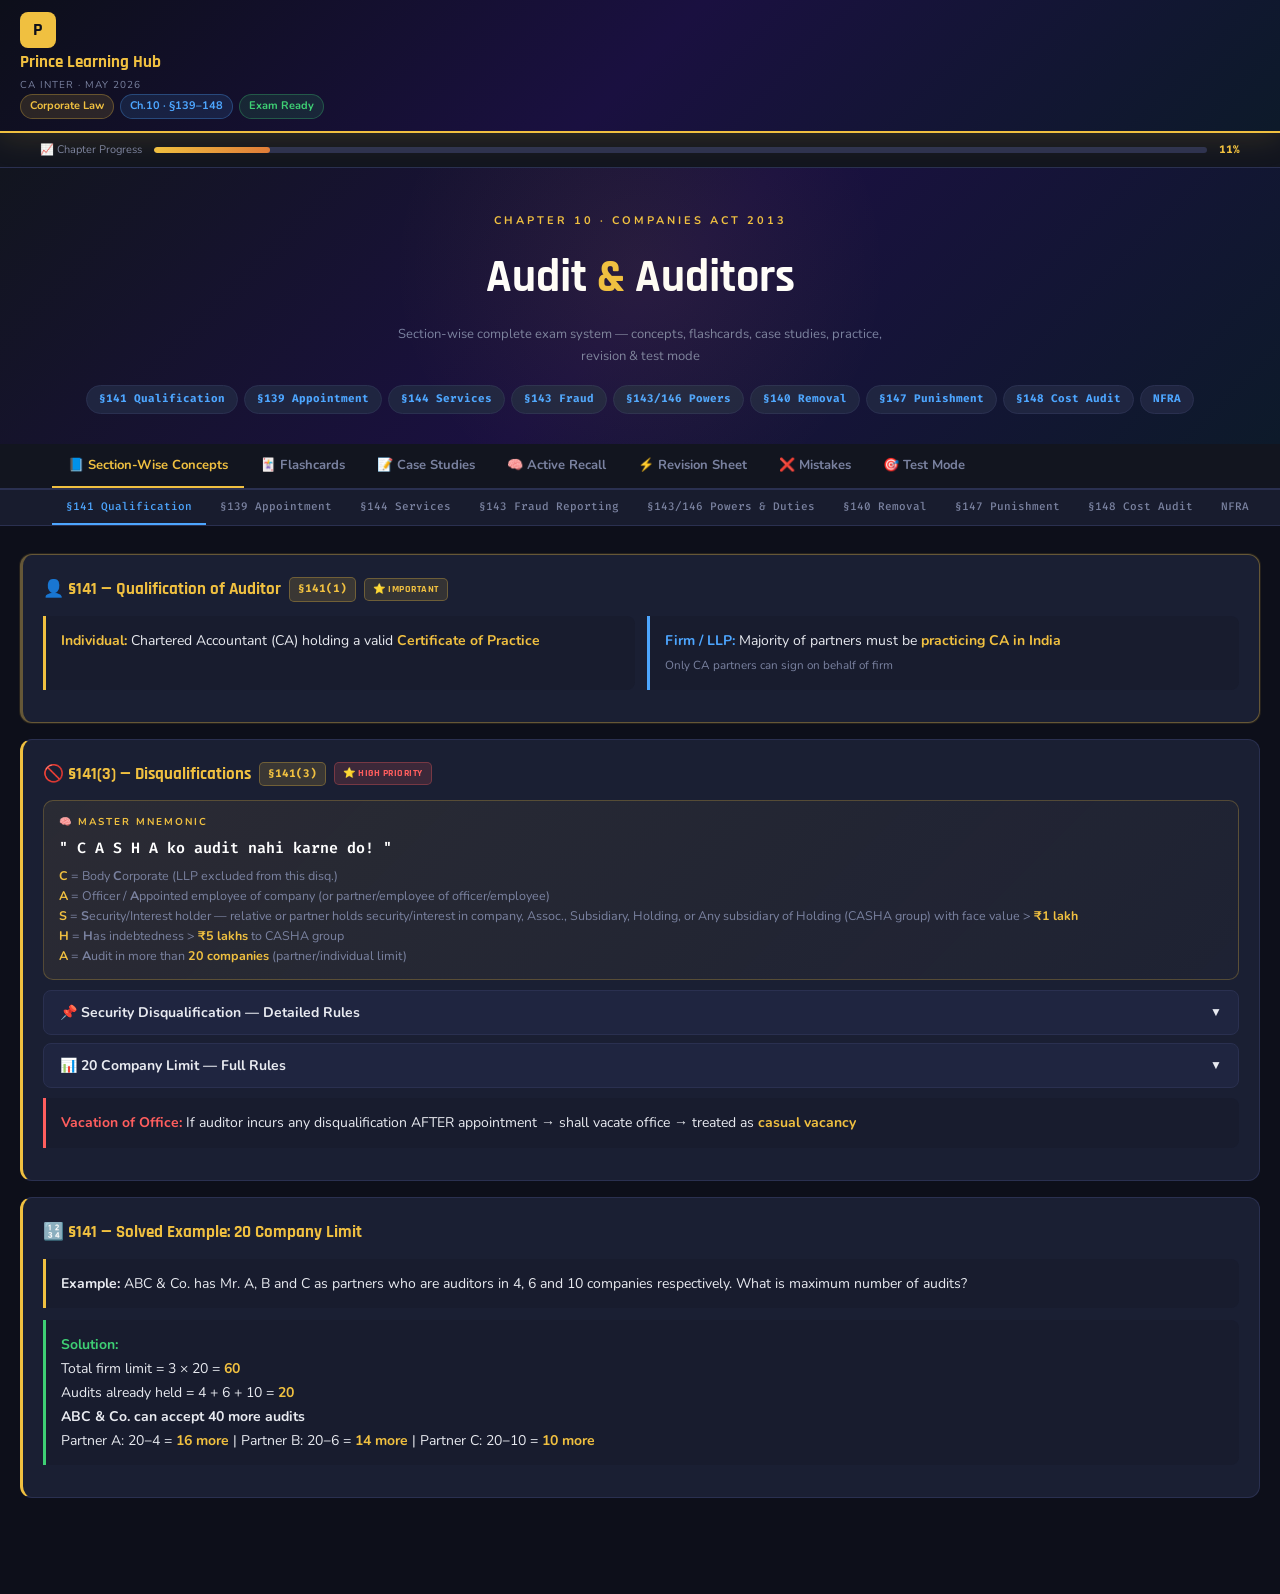
<file: all_in_LAW.html>
<!DOCTYPE html>
<html lang="en">
<head>
<meta charset="UTF-8">
<meta name="viewport" content="width=device-width, initial-scale=1.0">
<title>Audit & Auditors | Prince Learning Hub</title>
<link href="https://fonts.googleapis.com/css2?family=Rajdhani:wght@400;500;600;700&family=Fira+Code:wght@400;500&family=Nunito:wght@400;600;700;800&display=swap" rel="stylesheet">
<style>
:root {
  --bg:#0d0f1a; --bg2:#12151f; --bg3:#181c2e;
  --card:#1a1f33; --card2:#1f2540;
  --accent:#f0c040; --accent2:#e07b39;
  --blue:#4da6ff; --green:#3ecf74; --red:#ff5e5e;
  --purple:#a78bfa; --pink:#f472b6; --cyan:#22d3ee;
  --text:#e8eaf0; --muted:#7a82a0; --border:#2a3050;
}
*,*::before,*::after{box-sizing:border-box;margin:0;padding:0}
html{scroll-behavior:smooth}
body{background:var(--bg);color:var(--text);font-family:'Nunito',sans-serif;font-size:15px;line-height:1.7;min-height:100vh}

/* HEADER */
header{background:linear-gradient(135deg,#0d0f1a,#1a1040,#0d1a2a);border-bottom:2px solid var(--accent);position:sticky;top:0;z-index:200;box-shadow:0 4px 30px rgba(240,192,64,.15)}
.header-inner { max-width: 100%; width: 100%;padding: 12px 20px;};display:flex;align-items:center;justify-content:space-between;flex-wrap:wrap;gap:8px}
.logo{display:flex;align-items:center;gap:10px}
.logo-icon{width:36px;height:36px;background:var(--accent);border-radius:8px;display:grid;place-items:center;font-size:18px;font-weight:900;color:#0d0f1a;font-family:'Rajdhani',sans-serif}
.logo-text{font-family:'Rajdhani',sans-serif;font-size:17px;font-weight:700;color:var(--accent)}
.logo-sub{font-size:10px;color:var(--muted);letter-spacing:1px}
.badge-row{display:flex;gap:6px;flex-wrap:wrap}
.badge{background:rgba(240,192,64,.12);border:1px solid rgba(240,192,64,.3);color:var(--accent);padding:2px 9px;border-radius:20px;font-size:11px;font-weight:700}
.badge.blue{background:rgba(77,166,255,.12);border-color:rgba(77,166,255,.3);color:var(--blue)}
.badge.green{background:rgba(62,207,116,.12);border-color:rgba(62,207,116,.3);color:var(--green)}

/* HERO */
.hero{background:linear-gradient(135deg,#12151f,#1a1040,#0d1a2a);padding:44px 20px 30px;text-align:center;position:relative;overflow:hidden}
.hero::before{content:'';position:absolute;width:500px;height:500px;background:radial-gradient(circle,rgba(240,192,64,.07) 0%,transparent 70%);top:-150px;left:50%;transform:translateX(-50%);pointer-events:none}
.hero-tag{font-size:11px;letter-spacing:3px;color:var(--accent);font-weight:700;margin-bottom:8px;text-transform:uppercase}
.hero h1{font-family:'Rajdhani',sans-serif;font-size:clamp(26px,5vw,46px);font-weight:700;color:#fff;margin-bottom:6px}
.hero h1 span{color:var(--accent)}
.hero-desc{color:var(--muted);font-size:13px;max-width:520px;margin:0 auto 18px}
.sections-pill-row{display:flex;justify-content:center;flex-wrap:wrap;gap:6px}
.sec-pill{background:var(--card2);border:1px solid var(--border);padding:4px 12px;border-radius:20px;font-size:11px;font-weight:700;font-family:'Fira Code',monospace;color:var(--blue);cursor:pointer;transition:.2s}
.sec-pill:hover{border-color:var(--blue);background:rgba(77,166,255,.1)}

/* PROGRESS BAR */
.progress-bar-wrap{background:var(--bg2);padding:8px 20px;border-bottom:1px solid var(--border)}
.progress-inner{max-width:1200px;margin:0 auto;display:flex;align-items:center;gap:12px}
.progress-label{font-size:11px;color:var(--muted);white-space:nowrap}
.progress-track{flex:1;background:var(--border);border-radius:20px;height:6px;overflow:hidden}
.progress-fill{height:100%;background:linear-gradient(90deg,var(--accent),var(--accent2));border-radius:20px;transition:width .5s ease;width:0%}
.progress-pct{font-size:11px;font-weight:700;color:var(--accent);font-family:'Fira Code',monospace;white-space:nowrap}

/* MAIN NAV */
.main-nav{background:var(--bg2);border-bottom:2px solid var(--border);position:sticky;top:61px;z-index:150;overflow-x:auto;scrollbar-width:none}
.main-nav::-webkit-scrollbar{display:none}
.main-nav-inner{display:flex;max-width:1200px;margin:0 auto;padding:0 12px}
.main-tab{background:none;border:none;color:var(--muted);padding:12px 16px;font-family:'Nunito',sans-serif;font-size:13px;font-weight:700;cursor:pointer;border-bottom:2px solid transparent;white-space:nowrap;transition:.2s}
.main-tab:hover{color:var(--text)}
.main-tab.active{color:var(--accent);border-bottom-color:var(--accent)}

/* SECTION SUB-NAV */
.sub-nav{background:var(--bg3);border-bottom:1px solid var(--border);overflow-x:auto;scrollbar-width:none}
.sub-nav::-webkit-scrollbar{display:none}
.sub-nav-inner{display:flex;max-width:1200px;margin:0 auto;padding:0 12px;gap:0}
.sub-tab{background:none;border:none;color:var(--muted);padding:9px 14px;font-family:'Fira Code',monospace;font-size:11px;font-weight:500;cursor:pointer;border-bottom:2px solid transparent;white-space:nowrap;transition:.2s}
.sub-tab:hover{color:var(--blue)}
.sub-tab.active{color:var(--blue);border-bottom-color:var(--blue)}

/* LAYOUT */
.page{display:none}
.page.active{display:block;animation:fadeIn .3s ease}
@keyframes fadeIn{from{opacity:0;transform:translateY(8px)}to{opacity:1;transform:translateY(0)}}
.main { max-width: 100%;width: 100%;margin: 0; padding: 28px 20px 80px;}
.sub-page{display:none}
.sub-page.active{display:block;animation:fadeIn .25s ease}

/* CARDS */
.card{background:var(--card);border:1px solid var(--border);border-radius:12px;padding:20px;margin-bottom:16px}
.card.starred{border-color:rgba(240,192,64,.35);box-shadow:0 0 0 1px rgba(240,192,64,.1)}
.card-title{font-family:'Rajdhani',sans-serif;font-size:17px;font-weight:700;color:var(--accent);margin-bottom:12px;display:flex;align-items:center;gap:8px;flex-wrap:wrap}
.sec-badge{background:rgba(240,192,64,.15);border:1px solid rgba(240,192,64,.3);padding:2px 8px;border-radius:5px;font-size:11px;font-family:'Fira Code',monospace}
.priority-tag{background:rgba(255,94,94,.15);border:1px solid rgba(255,94,94,.3);color:var(--red);padding:2px 8px;border-radius:5px;font-size:10px;font-weight:800;letter-spacing:.5px}
.priority-tag.med{background:rgba(240,192,64,.12);border-color:rgba(240,192,64,.3);color:var(--accent)}

/* CONCEPT BOXES */
.cbox{background:var(--bg3);border-left:3px solid var(--accent);border-radius:0 8px 8px 0;padding:13px 15px;margin-bottom:12px;font-size:14px}
.cbox.blue{border-left-color:var(--blue)}
.cbox.green{border-left-color:var(--green)}
.cbox.red{border-left-color:var(--red)}
.cbox.purple{border-left-color:var(--purple)}
.cbox.cyan{border-left-color:var(--cyan)}

/* MNEMONIC */
.mnem{background:linear-gradient(135deg,rgba(240,192,64,.08),rgba(240,192,64,.02));border:1px solid rgba(240,192,64,.25);border-radius:10px;padding:13px 15px;margin:10px 0}
.mnem-label{font-size:10px;letter-spacing:2px;color:var(--accent);font-weight:700;margin-bottom:5px;text-transform:uppercase}
.mnem-text{font-family:'Fira Code',monospace;font-size:15px;color:#fff;font-weight:600;margin-bottom:4px}
.mnem-exp{font-size:12.5px;color:var(--muted);line-height:1.6}

/* TABLE */
.tbl{width:100%;border-collapse:collapse;margin:10px 0;font-size:13.5px}
.tbl th{background:var(--card2);color:var(--accent);padding:9px 12px;font-family:'Rajdhani',sans-serif;font-size:12px;font-weight:700;text-align:left;border-bottom:2px solid var(--border);letter-spacing:.3px}
.tbl td{padding:8px 12px;border-bottom:1px solid var(--border);vertical-align:top}
.tbl tr:hover td{background:rgba(255,255,255,.02)}
.tbl tr:last-child td{border-bottom:none}

/* GRID */
.grid2{display:grid;grid-template-columns:1fr 1fr;gap:12px}
.grid3{display:grid;grid-template-columns:1fr 1fr 1fr;gap:12px}
@media(max-width:700px){.grid2,.grid3{grid-template-columns:1fr}}

/* HIGHLIGHTS */
.hl{color:var(--accent);font-weight:700}
.hl-b{color:var(--blue);font-weight:700}
.hl-g{color:var(--green);font-weight:700}
.hl-r{color:var(--red);font-weight:700}
.hl-p{color:var(--purple);font-weight:700}
.hl-c{color:var(--cyan);font-weight:700}

/* STEP LIST */
.step-list{list-style:none;counter-reset:steps}
.step-list li{counter-increment:steps;padding:7px 0 7px 34px;position:relative;border-bottom:1px solid rgba(255,255,255,.04);font-size:13.5px}
.step-list li::before{content:counter(steps);position:absolute;left:0;top:7px;background:var(--accent);color:#0d0f1a;width:22px;height:22px;border-radius:50%;display:grid;place-items:center;font-size:11px;font-weight:900;font-family:'Rajdhani',sans-serif}

/* BULLET LIST */
.b-list{list-style:none}
.b-list li{padding:4px 0 4px 16px;position:relative;font-size:13.5px}
.b-list li::before{content:'◆';position:absolute;left:0;color:var(--accent);font-size:8px;top:9px}

/* FLIP CARD (Flashcard) */
.flashcard-grid{display:grid;grid-template-columns:repeat(auto-fill,minmax(260px,1fr));gap:14px;margin-top:10px}
.flip-card{height:160px;cursor:pointer;perspective:1000px}
.flip-inner{position:relative;width:100%;height:100%;transition:transform .55s cubic-bezier(.4,0,.2,1);transform-style:preserve-3d}
.flip-card.flipped .flip-inner{transform:rotateY(180deg)}
.flip-front,.flip-back{position:absolute;width:100%;height:100%;backface-visibility:hidden;border-radius:12px;padding:16px;display:flex;flex-direction:column;justify-content:center}
.flip-front{background:var(--card2);border:1px solid var(--border)}
.flip-back{background:linear-gradient(135deg,#1a2a1a,#1a1f33);border:1px solid rgba(62,207,116,.25);transform:rotateY(180deg)}
.flip-q{font-size:13px;font-weight:700;color:var(--blue);text-align:center}
.flip-a{font-size:12.5px;color:var(--text);text-align:center}
.flip-hint{font-size:10px;color:var(--muted);text-align:center;margin-top:8px}
.flip-section{font-size:10px;color:var(--accent);font-family:'Fira Code',monospace;margin-bottom:8px;text-align:center}

/* ACCORDION */
.accordion{margin-bottom:8px}
.acc-btn{width:100%;background:var(--card2);border:1px solid var(--border);color:var(--text);padding:12px 16px;border-radius:8px;text-align:left;cursor:pointer;font-family:'Nunito',sans-serif;font-size:14px;font-weight:700;display:flex;justify-content:space-between;align-items:center;transition:.2s}
.acc-btn:hover{border-color:var(--accent);color:var(--accent)}
.acc-btn.open{border-color:var(--accent);color:var(--accent);border-radius:8px 8px 0 0}
.acc-arrow{transition:transform .3s;font-size:12px}
.acc-btn.open .acc-arrow{transform:rotate(180deg)}
.acc-body{background:var(--bg3);border:1px solid var(--border);border-top:none;border-radius:0 0 8px 8px;padding:14px 16px;display:none;font-size:13.5px}
.acc-body.open{display:block;animation:fadeIn .2s}

/* QA CARDS */
.qa-card{background:var(--card);border:1px solid var(--border);border-radius:12px;margin-bottom:18px;overflow:hidden}
.qa-q{background:var(--card2);padding:14px 18px;font-weight:700;font-size:13.5px;color:var(--blue);border-bottom:1px solid var(--border);display:flex;gap:10px;align-items:flex-start}
.qa-mark{background:var(--blue);color:#0d0f1a;font-size:10px;font-weight:900;padding:2px 7px;border-radius:4px;margin-top:3px;white-space:nowrap}
.qa-ans{padding:16px 18px}
.qa-step{display:flex;gap:10px;margin-bottom:10px}
.qa-label{border:1px solid;padding:2px 8px;border-radius:4px;font-size:10px;font-weight:800;white-space:nowrap;font-family:'Fira Code',monospace;margin-top:3px;height:fit-content}
.qa-label.prov{background:rgba(77,166,255,.12);border-color:rgba(77,166,255,.3);color:var(--blue)}
.qa-label.app{background:rgba(62,207,116,.12);border-color:rgba(62,207,116,.3);color:var(--green)}
.qa-label.conc{background:rgba(240,192,64,.12);border-color:rgba(240,192,64,.3);color:var(--accent)}

/* PRACTICE */
.pq{background:var(--card);border:1px solid var(--border);border-radius:10px;padding:15px 18px;margin-bottom:12px}
.pq-row{display:flex;gap:12px;align-items:flex-start}
.q-num{background:var(--accent);color:#0d0f1a;font-weight:900;font-size:13px;width:28px;height:28px;border-radius:50%;display:grid;place-items:center;flex-shrink:0;font-family:'Rajdhani',sans-serif}
.ans-box{background:var(--bg3);border:1px solid var(--border);border-radius:8px;padding:12px;margin-top:10px;display:none;animation:fadeIn .2s;font-size:13.5px}
.ans-box.show{display:block}
.show-btn{background:none;border:1px solid var(--accent);color:var(--accent);padding:4px 12px;border-radius:6px;font-size:12px;font-weight:700;cursor:pointer;margin-top:10px;font-family:'Nunito',sans-serif;transition:.2s}
.show-btn:hover{background:rgba(240,192,64,.1)}

/* REVISION */
.rev-grid{display:grid;grid-template-columns:repeat(auto-fit,minmax(270px,1fr));gap:12px}
.rev-card{background:var(--card);border:1px solid var(--border);border-radius:10px;padding:15px}
.rev-card-title{font-family:'Rajdhani',sans-serif;font-size:15px;font-weight:700;color:var(--accent);margin-bottom:10px;padding-bottom:7px;border-bottom:1px solid var(--border)}
.kw-list{list-style:none}
.kw-list li{padding:4px 0 4px 16px;position:relative;font-size:13px;border-bottom:1px solid rgba(255,255,255,.03)}
.kw-list li::before{content:'▸';position:absolute;left:0;color:var(--accent)}

/* MISTAKE CARD */
.mc{background:rgba(255,94,94,.04);border:1px solid rgba(255,94,94,.18);border-radius:10px;padding:13px 15px;margin-bottom:10px;display:flex;gap:12px}
.mc-wrong{font-size:13px;color:var(--red);font-weight:600}
.mc-right{font-size:13px;color:var(--green);margin-top:4px}

/* TEST */
.test-header{background:linear-gradient(135deg,rgba(62,207,116,.07),rgba(62,207,116,.02));border:1px solid rgba(62,207,116,.2);border-radius:12px;padding:18px;margin-bottom:18px;display:flex;align-items:center;justify-content:space-between;flex-wrap:wrap;gap:12px}
.test-meta{display:flex;gap:16px;flex-wrap:wrap}
.tmv{font-family:'Rajdhani',sans-serif;font-size:22px;font-weight:700;color:var(--green);display:block}
.tml{font-size:11px;color:var(--muted)}
.timer-disp{font-family:'Fira Code',monospace;font-size:28px;font-weight:700;color:var(--accent)}
#timerBtn{background:var(--green);color:#0d0f1a;border:none;padding:9px 20px;border-radius:8px;font-weight:800;font-size:14px;cursor:pointer;font-family:'Nunito',sans-serif;transition:.2s}
#timerBtn:hover{filter:brightness(1.1)}
.test-q{background:var(--card);border:1px solid var(--border);border-radius:12px;margin-bottom:14px;overflow:hidden}
.test-qh{background:var(--card2);padding:11px 17px;display:flex;justify-content:space-between;align-items:center;border-bottom:1px solid var(--border)}
.test-qnum{font-family:'Rajdhani',sans-serif;font-size:15px;font-weight:700;color:var(--accent)}
.test-qm{font-size:12px;color:var(--muted);font-weight:700}
.test-qb{padding:14px 17px}
textarea.ai{width:100%;background:var(--bg3);border:1px solid var(--border);border-radius:8px;color:var(--text);font-family:'Nunito',sans-serif;font-size:13.5px;padding:11px;resize:vertical;min-height:90px;margin-top:10px;outline:none;transition:border .2s}
textarea.ai:focus{border-color:var(--accent)}
.submit-btn{background:linear-gradient(135deg,var(--accent),var(--accent2));color:#0d0f1a;border:none;padding:12px 28px;border-radius:8px;font-weight:800;font-size:15px;cursor:pointer;font-family:'Rajdhani',sans-serif;transition:.2s;display:block;width:100%;margin-top:14px;letter-spacing:.5px}
.submit-btn:hover{transform:translateY(-2px);box-shadow:0 6px 20px rgba(240,192,64,.3)}
.eval-box{background:linear-gradient(135deg,rgba(62,207,116,.05),rgba(62,207,116,.01));border:1px solid rgba(62,207,116,.18);border-radius:12px;padding:18px;margin-top:18px;display:none}
.eval-box.show{display:block;animation:fadeIn .4s}
.eval-title{font-family:'Rajdhani',sans-serif;font-size:18px;font-weight:700;color:var(--green);margin-bottom:12px}
.eval-qr{background:var(--card);border:1px solid var(--border);border-radius:10px;padding:13px 15px;margin-bottom:12px}
.eval-qt{font-weight:700;color:var(--blue);margin-bottom:6px;font-size:13px}
.marks-disp{font-family:'Fira Code',monospace;font-size:20px;font-weight:700;color:var(--accent)}
.fb-text{font-size:13px;color:var(--muted);margin-top:5px}
.model-ans{background:var(--bg3);border-radius:8px;padding:12px;margin-top:9px;font-size:13px}

/* TIMELINE */
.timeline{position:relative;padding-left:28px;margin:10px 0}
.timeline::before{content:'';position:absolute;left:10px;top:0;bottom:0;width:2px;background:var(--border)}
.tl-item{position:relative;margin-bottom:18px}
.tl-dot{position:absolute;left:-23px;top:4px;width:14px;height:14px;background:var(--accent);border-radius:50%;border:2px solid var(--bg)}
.tl-title{font-weight:700;color:var(--accent);font-size:14px;margin-bottom:3px}
.tl-body{font-size:13.5px;color:var(--text)}

/* TAGS */
.tag{display:inline-block;background:rgba(77,166,255,.1);border:1px solid rgba(77,166,255,.25);color:var(--blue);padding:2px 8px;border-radius:12px;font-size:11px;font-weight:700;font-family:'Fira Code',monospace;margin:2px}
.tag.y{background:rgba(240,192,64,.1);border-color:rgba(240,192,64,.25);color:var(--accent)}
.tag.r{background:rgba(255,94,94,.1);border-color:rgba(255,94,94,.25);color:var(--red)}
.tag.g{background:rgba(62,207,116,.1);border-color:rgba(62,207,116,.25);color:var(--green)}
.tag.p{background:rgba(167,139,250,.1);border-color:rgba(167,139,250,.25);color:var(--purple)}

/* SCROLL TOP */
.scroll-top{position:fixed;bottom:22px;right:22px;background:var(--accent);color:#0d0f1a;border:none;width:38px;height:38px;border-radius:50%;font-size:16px;cursor:pointer;display:none;place-items:center;z-index:99;font-weight:900;transition:.2s;box-shadow:0 4px 14px rgba(240,192,64,.3)}
.scroll-top.show{display:grid}
.scroll-top:hover{transform:translateY(-2px)}

/* SEARCH */
.search-wrap{position:relative;margin-bottom:18px}
.search-input{width:100%;background:var(--card2);border:1px solid var(--border);border-radius:8px;color:var(--text);font-family:'Nunito',sans-serif;font-size:14px;padding:10px 16px 10px 40px;outline:none;transition:.2s}
.search-input:focus{border-color:var(--accent)}
.search-icon{position:absolute;left:14px;top:50%;transform:translateY(-50%);color:var(--muted);font-size:15px;pointer-events:none}
.search-result-count{font-size:12px;color:var(--muted);margin-top:6px}

/* SCORE TRACKER */
.score-panel{background:var(--card2);border:1px solid var(--border);border-radius:12px;padding:16px;margin-bottom:18px;display:flex;gap:16px;flex-wrap:wrap;align-items:center}
.score-item{text-align:center}
.score-val{font-family:'Rajdhani',sans-serif;font-size:24px;font-weight:700;display:block}
.score-lbl{font-size:11px;color:var(--muted)}

/* COMPARE TABLE */
.compare-wrap{overflow-x:auto}

/* SECTION COLOR ACCENTS */
.s139{border-left:3px solid var(--blue)}
.s141{border-left:3px solid var(--accent)}
.s143{border-left:3px solid var(--red)}
.s144{border-left:3px solid var(--purple)}
.s147{border-left:3px solid var(--pink)}
.s148{border-left:3px solid var(--cyan)}

/* DIVIDER */
hr.sec{border:none;border-top:1px solid var(--border);margin:20px 0}

/* INFO BOX */
.info-box{background:rgba(77,166,255,.06);border:1px solid rgba(77,166,255,.2);border-radius:10px;padding:13px 15px;margin:12px 0;font-size:13.5px}
.warn-box{background:rgba(240,192,64,.06);border:1px solid rgba(240,192,64,.2);border-radius:10px;padding:13px 15px;margin:12px 0;font-size:13.5px}
.danger-box{background:rgba(255,94,94,.06);border:1px solid rgba(255,94,94,.2);border-radius:10px;padding:13px 15px;margin:12px 0;font-size:13.5px}
</style>
</head>
<body>

<!-- HEADER -->
<header>
  <div class="header-inner">
    <div class="logo">
      <div class="logo-icon">P</div>
      <div>
        <div class="logo-text">Prince Learning Hub</div>
        <div class="logo-sub">CA INTER · MAY 2026</div>
      </div>
    </div>
    <div class="badge-row">
      <span class="badge">Corporate Law</span>
      <span class="badge blue">Ch.10 · §139–148</span>
      <span class="badge green">Exam Ready</span>
    </div>
  </div>
</header>

<!-- PROGRESS BAR -->
<div class="progress-bar-wrap">
  <div class="progress-inner">
    <span class="progress-label">📈 Chapter Progress</span>
    <div class="progress-track"><div class="progress-fill" id="progressFill"></div></div>
    <span class="progress-pct" id="progressPct">0%</span>
  </div>
</div>

<!-- HERO -->
<div class="hero">
  <div class="hero-tag">Chapter 10 · Companies Act 2013</div>
  <h1>Audit <span>&</span> Auditors</h1>
  <p class="hero-desc">Section-wise complete exam system — concepts, flashcards, case studies, practice, revision & test mode</p>
  <div class="sections-pill-row">
    <span class="sec-pill" onclick="goSection('s141')">§141 Qualification</span>
    <span class="sec-pill" onclick="goSection('s139')">§139 Appointment</span>
    <span class="sec-pill" onclick="goSection('s144')">§144 Services</span>
    <span class="sec-pill" onclick="goSection('s143')">§143 Fraud</span>
    <span class="sec-pill" onclick="goSection('s146')">§143/146 Powers</span>
    <span class="sec-pill" onclick="goSection('s140')">§140 Removal</span>
    <span class="sec-pill" onclick="goSection('s147')">§147 Punishment</span>
    <span class="sec-pill" onclick="goSection('s148')">§148 Cost Audit</span>
    <span class="sec-pill" onclick="goSection('nfra')">NFRA</span>
  </div>
</div>

<!-- MAIN NAV TABS -->
<nav class="main-nav">
  <div class="main-nav-inner">
    <button class="main-tab active" onclick="showMain('concepts',this)">📘 Section-Wise Concepts</button>
    <button class="main-tab" onclick="showMain('flashcards',this)">🃏 Flashcards</button>
    <button class="main-tab" onclick="showMain('caseqa',this)">📝 Case Studies</button>
    <button class="main-tab" onclick="showMain('practice',this)">🧠 Active Recall</button>
    <button class="main-tab" onclick="showMain('revision',this)">⚡ Revision Sheet</button>
    <button class="main-tab" onclick="showMain('mistakes',this)">❌ Mistakes</button>
    <button class="main-tab" onclick="showMain('test',this)">🎯 Test Mode</button>
  </div>
</nav>

<!-- SECTION SUB-NAV (only for concepts page) -->
<div class="sub-nav" id="subNav">
  <div class="sub-nav-inner">
    <button class="sub-tab active" id="sub-s141" onclick="showSub('s141',this)">§141 Qualification</button>
    <button class="sub-tab" id="sub-s139" onclick="showSub('s139',this)">§139 Appointment</button>
    <button class="sub-tab" id="sub-s144" onclick="showSub('s144',this)">§144 Services</button>
    <button class="sub-tab" id="sub-s143" onclick="showSub('s143',this)">§143 Fraud Reporting</button>
    <button class="sub-tab" id="sub-s146" onclick="showSub('s146',this)">§143/146 Powers & Duties</button>
    <button class="sub-tab" id="sub-s140" onclick="showSub('s140',this)">§140 Removal</button>
    <button class="sub-tab" id="sub-s147" onclick="showSub('s147',this)">§147 Punishment</button>
    <button class="sub-tab" id="sub-s148" onclick="showSub('s148',this)">§148 Cost Audit</button>
    <button class="sub-tab" id="sub-nfra" onclick="showSub('nfra',this)">NFRA</button>
  </div>
</div>

<div class="main">

<!-- ========== CONCEPTS PAGE ========== -->
<div id="page-concepts" class="page active">

  <!-- §141 QUALIFICATION -->
  <div id="sub-page-s141" class="sub-page active">
    <div class="card starred s141">
      <div class="card-title">👤 §141 — Qualification of Auditor <span class="sec-badge">§141(1)</span> <span class="priority-tag med">⭐ IMPORTANT</span></div>
      <div class="grid2">
        <div class="cbox">
          <b class="hl">Individual:</b> Chartered Accountant (CA) holding a valid <span class="hl">Certificate of Practice</span>
        </div>
        <div class="cbox blue">
          <b class="hl-b">Firm / LLP:</b> Majority of partners must be <span class="hl">practicing CA in India</span><br>
          <small style="color:var(--muted)">Only CA partners can sign on behalf of firm</small>
        </div>
      </div>
    </div>

    <div class="card s141">
      <div class="card-title">🚫 §141(3) — Disqualifications <span class="sec-badge">§141(3)</span> <span class="priority-tag">⭐ HIGH PRIORITY</span></div>
      <div class="mnem">
        <div class="mnem-label">🧠 Master Mnemonic</div>
        <div class="mnem-text">" C A S H A ko audit nahi karne do! "</div>
        <div class="mnem-exp">
          <b class="hl">C</b> = Body <b>C</b>orporate (LLP excluded from this disq.)<br>
          <b class="hl">A</b> = Officer / <b>A</b>ppointed employee of company (or partner/employee of officer/employee)<br>
          <b class="hl">S</b> = <b>S</b>ecurity/Interest holder — relative or partner holds security/interest in company, Assoc., Subsidiary, Holding, or Any subsidiary of Holding (CASHA group) with face value &gt; <span class="hl">₹1 lakh</span><br>
          <b class="hl">H</b> = <b>H</b>as indebtedness &gt; <span class="hl">₹5 lakhs</span> to CASHA group<br>
          <b class="hl">A</b> = <b>A</b>udit in more than <span class="hl">20 companies</span> (partner/individual limit)
        </div>
      </div>
      <div class="accordion">
        <button class="acc-btn" onclick="toggleAcc(this)">📌 Security Disqualification — Detailed Rules <span class="acc-arrow">▼</span></button>
        <div class="acc-body">
          <ul class="b-list">
            <li>All relatives together may hold security of face value <span class="hl">not exceeding ₹1 lakh</span> in such companies</li>
            <li>If relative acquires security exceeding ₹1 lakh after appointment → auditor must take <span class="hl-r">corrective action within 60 days</span></li>
            <li>Guarantor for indebtedness of third person in excess of <span class="hl">₹1 lakh</span> to CASHA → disqualified</li>
            <li>Business relationship with CASHA = transaction for commercial purpose (except: professional services transactions &amp; transactions in ordinary course at arm's length price)</li>
            <li>Partner/partner of firm who is auditor in more than <span class="hl">20 companies</span> as on appointment date</li>
          </ul>
        </div>
      </div>
      <div class="accordion">
        <button class="acc-btn" onclick="toggleAcc(this)">📊 20 Company Limit — Full Rules <span class="acc-arrow">▼</span></button>
        <div class="acc-body">
          <table class="tbl">
            <tr><th>Rule</th><th>Detail</th></tr>
            <tr><td>Individual limit</td><td>Max <span class="hl">20 companies</span></td></tr>
            <tr><td>Firm limit</td><td>No. of <span class="hl">CA partners × 20</span></td></tr>
            <tr><td><span class="hl-g">NOT counted</span> in 20 limit</td><td>Private company (paid-up &lt;₹100 cr, not defaulted u/s 92 &amp; 137), <b>Dormant</b> company, <b>OPC</b>, <b>Small company</b></td></tr>
          </table>
          <div class="warn-box" style="margin-top:10px">
            ⚠️ <b>Private co limit:</b> Appointment in private company having paid-up share capital &lt;₹100 crores (not defaulted u/s 92 &amp; 137), dormant company, OPC and small company — NOT be considered within limit of 20 companies.<br>
            In case of <b>firm</b>, limit of 20 audits is per person but if a person is partner in multiple firms, all such firms in which he is a partner will together be entitled to 20 audits on his account.
          </div>
        </div>
      </div>
      <div class="cbox red" style="margin-top:10px">
        <b class="hl-r">Vacation of Office:</b> If auditor incurs any disqualification AFTER appointment → shall vacate office → treated as <span class="hl">casual vacancy</span>
      </div>
    </div>

    <div class="card s141">
      <div class="card-title">🔢 §141 — Solved Example: 20 Company Limit</div>
      <div class="cbox">
        <b>Example:</b> ABC &amp; Co. has Mr. A, B and C as partners who are auditors in 4, 6 and 10 companies respectively. What is maximum number of audits?
      </div>
      <div class="cbox green">
        <b class="hl-g">Solution:</b><br>
        Total firm limit = 3 × 20 = <span class="hl">60</span><br>
        Audits already held = 4 + 6 + 10 = <span class="hl">20</span><br>
        <b>ABC &amp; Co. can accept 40 more audits</b><br>
        Partner A: 20−4 = <span class="hl">16 more</span> | Partner B: 20−6 = <span class="hl">14 more</span> | Partner C: 20−10 = <span class="hl">10 more</span>
      </div>
    </div>
  </div>

  <!-- §139 APPOINTMENT -->
  <div id="sub-page-s139" class="sub-page">
    <div class="card starred s139">
      <div class="card-title">🏛️ §139 — Appointment of Auditors <span class="sec-badge">§139</span> <span class="priority-tag">⭐ HIGH PRIORITY</span></div>
      <div class="grid2">
        <div class="cbox blue">
          <b class="hl-b">🏛️ Government Company</b>
          <div class="timeline" style="margin-top:10px">
            <div class="tl-item"><div class="tl-dot"></div><div class="tl-title">First Auditor</div><div class="tl-body"><span class="hl">CAG within 60 days</span> of registration</div></div>
            <div class="tl-item"><div class="tl-dot"></div><div class="tl-title">CAG fails?</div><div class="tl-body">BOD appoints within next <span class="hl">30 days</span></div></div>
            <div class="tl-item"><div class="tl-dot"></div><div class="tl-title">BOD fails?</div><div class="tl-body">Members inform → appoint at EGM (within 60 days)</div></div>
            <div class="tl-item"><div class="tl-dot"></div><div class="tl-title">Subsequent Auditor</div><div class="tl-body"><span class="hl">CAG appoints</span> within 180 days of FY commencement</div></div>
            <div class="tl-item"><div class="tl-dot"></div><div class="tl-title">Casual Vacancy</div><div class="tl-body">CAG fills within <span class="hl">30 days</span>. CAG fails → BOD in 30 days</div></div>
          </div>
        </div>
        <div class="cbox green">
          <b class="hl-g">🏢 Other Company</b>
          <div class="timeline" style="margin-top:10px">
            <div class="tl-item"><div class="tl-dot"></div><div class="tl-title">First Auditor</div><div class="tl-body"><span class="hl">BOD within 30 days</span> of registration</div></div>
            <div class="tl-item"><div class="tl-dot"></div><div class="tl-title">BOD fails?</div><div class="tl-body">Inform members → Members appoint at EGM</div></div>
            <div class="tl-item"><div class="tl-dot"></div><div class="tl-title">Subsequent Auditor</div><div class="tl-body">BOD recommends name → Members appoint at AGM. Hold office till <span class="hl">6th AGM</span></div></div>
            <div class="tl-item"><div class="tl-dot"></div><div class="tl-title">Casual Vacancy</div><div class="tl-body">BOD fills within <span class="hl">30 days</span>. Hold office till next AGM</div></div>
          </div>
        </div>
      </div>
      <div class="mnem">
        <div class="mnem-label">🧠 Timeline Trick</div>
        <div class="mnem-text">GOV = 60 days | OTHERS = 30 days | CASUAL = 30 days (both)</div>
      </div>
      <div class="info-box">
        📌 <b>First Auditor Note:</b> holds office until conclusion of <b>1st AGM</b>. Period as first auditor is <span class="hl-r">NOT to be considered</span> for calculating term as subsequent auditor.
      </div>
    </div>

    <div class="card s139">
      <div class="card-title">📅 Term &amp; Cooling Period <span class="sec-badge">§139(2)</span></div>
      <table class="tbl">
        <tr><th>Company Type</th><th>Individual</th><th>Firm / LLP</th></tr>
        <tr>
          <td>Listed / Unlisted public (paid-up ≥₹10cr) / Private (paid-up ≥₹50cr) / Public borrowings/deposits ≥₹50cr</td>
          <td><span class="hl">1 term of 5 years</span></td>
          <td><span class="hl">2 terms of 5 years each</span></td>
        </tr>
        <tr><td>Other companies</td><td colspan="2" style="text-align:center"><span class="hl-g">Any number of terms</span></td></tr>
      </table>
      <div class="cbox red" style="margin-top:12px">
        ⏳ <b class="hl-r">Cooling Period = 5 years</b> — after completing term, NOT eligible for re-appointment in SAME company.<br>
        <span class="hl-g">Key:</span> Cooling period does NOT apply to subsidiary, holding, or any other company — ONLY same company!
      </div>
      <div class="accordion" style="margin-top:12px">
        <button class="acc-btn" onclick="toggleAcc(this)">📌 Cooling Period — Special Situations <span class="acc-arrow">▼</span></button>
        <div class="acc-body">
          <ul class="b-list">
            <li>On date of appointment of audit firm: shall NOT have any <span class="hl">common partner</span> with outgoing firm whose tenure expired in immediately preceding FY. If common partners exist → cooling period of 5 years.</li>
            <li>If a partner (who certifies FS) retires from audit firm (which has completed term) and joins another firm → such other firm also becomes <span class="hl-r">ineligible for 5 years</span></li>
            <li>A person shall NOT be eligible to be appointed as auditor if it is associated with outgoing auditor under <span class="hl">same network</span> (same brand name, trade name or common control)</li>
            <li>Cooling off period for a company does NOT apply to any other company (example: such auditor can audit company's subsidiary or any service except statutory audit)</li>
          </ul>
        </div>
      </div>
    </div>

    <div class="card s139">
      <div class="card-title">📣 §139 — Rotation of Auditor</div>
      <div class="grid2">
        <div class="cbox">
          Members of company may provide that:<br>
          • Audit conducted by more than 1 auditor, OR<br>
          • In case of firm: audit partner &amp; his team shall be <span class="hl">rotated at intervals decided by members</span>
        </div>
        <div class="cbox blue">
          If company appointed <b>joint auditors</b> → company may follow rotation in manner that all joint auditors do not complete their term in same year
        </div>
      </div>
    </div>

    <div class="card s139">
      <div class="card-title">📌 §177 — Audit Committee: Companies Required to Constitute</div>
      <div class="grid2">
        <div class="cbox blue">
          <b class="hl-b">Must Constitute Audit Committee:</b>
          <ul class="b-list" style="margin-top:8px">
            <li>Listed public company</li>
            <li>Unlisted public co having (on date of last audited FS):</li>
            <li>Paid up capital ≥ <span class="hl">₹10 crores</span>, OR</li>
            <li>Turnover ≥ <span class="hl">₹100 crores</span>, OR</li>
            <li>Aggregate outstanding loan, borrowings, debenture &amp; deposits ≥ <span class="hl">₹50 crores</span></li>
          </ul>
        </div>
        <div class="cbox green">
          <b class="hl-g">Exception:</b> Company is exempt from constituting committee if it was earlier required to constitute but ceases to fulfil above conditions for <span class="hl">3 consecutive years</span>
        </div>
      </div>
      <div class="accordion" style="margin-top:10px">
        <button class="acc-btn" onclick="toggleAcc(this)">📋 Audit Committee — Appointment Recommendation Process <span class="acc-arrow">▼</span></button>
        <div class="acc-body">
          <div class="grid2">
            <div>
              <b class="hl-b">If Audit Committee required:</b>
              <ol class="step-list" style="margin-top:8px">
                <li>Audit Committee recommends auditor name to BOD</li>
                <li>If BOD agrees → recommend to members at AGM</li>
                <li>If BOD disagrees → refer back to Audit Committee with reasons</li>
                <li>If AC still does not reconsider → BOD shall record reasons &amp; send its own recommendation to AGM</li>
              </ol>
            </div>
            <div>
              <b class="hl-g">If Audit Committee NOT required:</b>
              <ol class="step-list" style="margin-top:8px">
                <li>BOD itself recommends name to members</li>
                <li>Members appoint at AGM</li>
              </ol>
              <div class="info-box" style="margin-top:10px">
                📌 Before appointment: written consent + certificate (eligible, not disqualified, as per term, within limits, no proceedings against) must be obtained
              </div>
            </div>
          </div>
        </div>
      </div>
    </div>

    <div class="card s139">
      <div class="card-title">💰 §142 — Remuneration of Auditors</div>
      <table class="tbl">
        <tr><th>Situation</th><th>Who Fixes Remuneration</th></tr>
        <tr><td>First auditor appointed by BOD</td><td><span class="hl">BOD fixes</span> remuneration</td></tr>
        <tr><td>Otherwise (subsequent)</td><td><span class="hl">Fixed in General Meeting</span> or in manner determined in GM</td></tr>
        <tr><td>Includes</td><td>Out-of-pocket expenses, any facility extended to auditor by company</td></tr>
        <tr><td>Excludes</td><td>Remuneration for any other service rendered at <span class="hl">request of company</span></td></tr>
      </table>
    </div>
  </div>

  <!-- §144 PROHIBITED SERVICES -->
  <div id="sub-page-s144" class="sub-page">
    <div class="card starred s144">
      <div class="card-title">🚫 §144 — Services Auditor CANNOT Provide <span class="sec-badge">§144</span> <span class="priority-tag med">⭐ IMPORTANT</span></div>
      <div class="cbox red">
        <b>Rule:</b> Auditor shall provide services approved by BOD or audit committee ONLY. But shall NOT include following services (directly or indirectly) to company, its <span class="hl">holding</span> or <span class="hl">subsidiary</span> company.
      </div>
      <div class="mnem">
        <div class="mnem-label">🧠 Mnemonic — Remember All 9</div>
        <div class="mnem-text">" I A D M · I O I A O "</div>
        <div class="mnem-exp">
          <b>I</b>nvestment banking services &nbsp;|&nbsp; <b>A</b>ctuarial services &nbsp;|&nbsp; <b>D</b>esign &amp; implementation of FIS &nbsp;|&nbsp; <b>M</b>anagement services<br>
          <b>I</b>nvestment advisory services &nbsp;|&nbsp; <b>O</b>utsourced financial services (rendering) &nbsp;|&nbsp; <b>I</b>nternal audit &nbsp;|&nbsp; <b>A</b>ccounting &amp; bookkeeping &nbsp;|&nbsp; <b>O</b>ther prescribed services
        </div>
      </div>
      <table class="tbl" style="margin-top:14px">
        <tr><th>#</th><th>Prohibited Service</th><th>Why Important</th></tr>
        <tr><td>(i)</td><td>Investment banking services</td><td>Conflict of interest</td></tr>
        <tr><td>(ii)</td><td>Actuarial services</td><td>Self-review threat</td></tr>
        <tr><td>(iii)</td><td>Design &amp; implementation of financial information system</td><td>Self-review threat</td></tr>
        <tr><td>(iv)</td><td>Management services</td><td>Management threat</td></tr>
        <tr><td>(v)</td><td>Investment advisory services</td><td>Conflict of interest</td></tr>
        <tr><td>(vi)</td><td>Rendering of outsourced financial services</td><td>Self-review threat</td></tr>
        <tr><td>(vii)</td><td>Internal audit</td><td>Self-review threat</td></tr>
        <tr><td>(viii)</td><td>Accounting and book keeping services</td><td>Self-review threat</td></tr>
        <tr><td>(ix)</td><td>Other prescribed services</td><td>As notified</td></tr>
      </table>
      <div class="warn-box" style="margin-top:12px">
        ⚠️ <b>Note on "directly or indirectly":</b><br>
        • If auditor is individual: Himself or through his relative or person connected with him<br>
        • If auditor is firm: Itself or through its partners or its parent, subsidiary or associate entity or other entity in which firm or its partner has significant influence, or whose name, trademark or brand is used by firm or its partners
      </div>
    </div>
  </div>

  <!-- §143 FRAUD REPORTING -->
  <div id="sub-page-s143" class="sub-page">
    <div class="card starred s143">
      <div class="card-title">🔍 §143(12) — Reporting of Frauds <span class="sec-badge">§143(12)</span> <span class="priority-tag">⭐ HIGH PRIORITY</span></div>
      <div class="danger-box">🚨 Yeh topic ICAI exams mein bahut zyada aata hai! Time limits exactly yaad rakho!</div>
      <div class="grid2">
        <div class="cbox red">
          <b class="hl-r">Fraud &lt; ₹1 Crore</b><br>
          By officers/employees of company
          <ol class="step-list" style="margin-top:10px">
            <li>Report to <span class="hl">Audit Committee or BOD within 2 days</span></li>
            <li>Specify: Nature, Approximate Amount, Parties involved</li>
            <li>AC/BOD discloses details in <span class="hl">BOD Report</span></li>
          </ol>
        </div>
        <div class="cbox purple">
          <b class="hl-p">Fraud ≥ ₹1 Crore</b><br>
          By officers/employees of company
          <ol class="step-list" style="margin-top:10px">
            <li>Report to <span class="hl">Audit Committee/BOD within 2 days</span></li>
            <li>Seek reply/observation within <span class="hl">45 days</span></li>
            <li>Reply received → Forward to CG within <span class="hl">15 days</span> of receipt</li>
            <li>No reply in 45 days → Forward to CG <span class="hl">directly</span> (with note)</li>
          </ol>
        </div>
      </div>
      <div class="cbox" style="margin-top:12px">
        <b>📬 How to Send Report to CG:</b><br>
        Secretary, MCA in <span class="hl">sealed cover</span> by <span class="hl">Registered Post with Acknowledgement Due</span> or Speed Post followed by <b>e-mail in confirmation of same</b><br>
        Report shall be on <span class="hl">letter head of auditor</span> containing his postal address, e-mail, contact number &amp; be signed by auditor with his seal &amp; indicate his membership number
      </div>
      <table class="tbl" style="margin-top:12px">
        <tr><th>Non-compliance Penalty</th><th>Amount</th></tr>
        <tr><td>Listed company</td><td><span class="hl-r">₹5 lakhs</span></td></tr>
        <tr><td>Any other company</td><td><span class="hl-r">₹1 lakh</span></td></tr>
      </table>
      <div class="info-box" style="margin-top:12px">
        📌 <b>Note:</b> Auditor shall report to CG only if he is first person to identify fraud during performance of his duties. But in all cases, he shall still report to BOD/Audit Committee.
      </div>
    </div>

    <div class="card s143">
      <div class="card-title">📋 §143 — Branch Audit <span class="sec-badge">§143</span></div>
      <div class="grid2">
        <div class="cbox blue">
          <b class="hl-b">Branch in India:</b><br>
          Accounts audited by company's auditor OR person qualified for appointment as auditor of company
        </div>
        <div class="cbox green">
          <b class="hl-g">Branch outside India:</b><br>
          Accounts audited by company's auditor OR an accountant OR person qualified to be auditor as per laws of that country
        </div>
      </div>
      <div class="info-box">📌 Branch auditor shall submit his report to company's auditor</div>
    </div>

    <div class="card s143">
      <div class="card-title">📄 §143 &amp; §145 — Auditor's Report</div>
      <div class="cbox">
        Auditor shall express opinion &amp; make report to members on accounts &amp; FS examined by him — as to whether FS give a <span class="hl">true and fair view</span> of state of affairs of company at end of FY and other prescribed matters.
      </div>
      <div class="accordion">
        <button class="acc-btn" onclick="toggleAcc(this)">📋 What Auditor's Report Shall Also State <span class="acc-arrow">▼</span></button>
        <div class="acc-body">
          <ul class="b-list">
            <li>Whether he has all <span class="hl">obtained information &amp; explanation</span> necessary for audit</li>
            <li>Whether proper BOA have been kept &amp; proper returns adequate for audit been received</li>
            <li>Whether report on accounts of <span class="hl">branch office</span> audited by others has been dealt with</li>
            <li>Whether company's <span class="hl">balance sheet and P&amp;L</span> account are in agreement with BOA and returns</li>
            <li>Whether FS comply with <span class="hl">Accounting Standards</span></li>
            <li>Qualification, reservation or adverse remark on maintenance of accounts</li>
            <li>Observation/comment on <span class="hl">financial transactions</span> having adverse effect on functioning of company</li>
            <li>Whether any director is disqualified from being appointed u/s 164(2)</li>
            <li>Whether company has adequate <span class="hl">internal financial controls</span> (not applicable to small private companies)</li>
            <li>Such other matters as may be prescribed (CARO 2020)</li>
          </ul>
          <div class="warn-box" style="margin-top:10px">
            If any above matter is answered in <b>negative or with qualification</b> → auditor's report shall state <span class="hl">reason for same</span>
          </div>
        </div>
      </div>
      <div class="accordion">
        <button class="acc-btn" onclick="toggleAcc(this)">✍️ §145 — Signing of Auditor's Report <span class="acc-arrow">▼</span></button>
        <div class="acc-body">
          <ul class="b-list">
            <li>Auditor shall sign auditor's report or sign/certify other documents of company</li>
            <li>Qualifications, observations or comments on financial transactions or matters having adverse effect on functioning of company → shall be <span class="hl">read at general meeting</span> &amp; be open to inspection by any member of company</li>
            <li>CARO 2020 should be complied by <span class="hl">statutory auditor</span> of every company on which it applies</li>
            <li>Every auditor shall comply with <span class="hl">auditing standards</span></li>
          </ul>
        </div>
      </div>
    </div>

    <div class="card s143">
      <div class="card-title">🏛️ Audit of Government Companies</div>
      <div class="cbox blue">
        In case of government company → <span class="hl">CAG</span> shall direct the auditor the manner in which accounts of company shall be audited. Then auditor shall submit copy of audit report to CAG which shall include <span class="hl">directions issued by CAG, action taken</span> and its impact on accounts &amp; FS.
      </div>
      <div class="grid2" style="margin-top:12px">
        <div class="cbox">
          <b>Within 60 days of receipt of audit report, CAG has right to:</b>
          <ul class="b-list" style="margin-top:8px">
            <li>Conduct <span class="hl">supplementary audit</span> of FS by person authorized by it</li>
            <li>Comment on or supplement to audit report</li>
            <li>Laid before AGM at same time as audit report</li>
          </ul>
        </div>
        <div class="cbox purple">
          <b>If considered necessary:</b><br>
          CAG may order <span class="hl">test audit</span> of accounts of company
        </div>
      </div>
    </div>
  </div>

  <!-- §143/146 POWERS & DUTIES -->
  <div id="sub-page-s146" class="sub-page">
    <div class="card s146" style="border-left:3px solid var(--cyan)">
      <div class="card-title">💪 §143 — Powers of Auditors <span class="sec-badge">§143(1)</span></div>
      <div class="grid3">
        <div class="cbox cyan">
          <b class="hl-c">Power 1</b><br>
          Right of access to <span class="hl">BOA &amp; Vouchers</span> of company (whether kept at registered office or any other place)
        </div>
        <div class="cbox cyan">
          <b class="hl-c">Power 2</b><br>
          Right of access to records of <span class="hl">subsidiary &amp; associate</span> company relating to <span class="hl">consolidation of FS</span>
        </div>
        <div class="cbox cyan">
          <b class="hl-c">Power 3</b><br>
          Require <span class="hl">information &amp; explanation</span> from officers of company (necessary for performance of his duties)
        </div>
      </div>
    </div>

    <div class="card" style="border-left:3px solid var(--cyan)">
      <div class="card-title">🔎 §143(1) — Duties of Inquiry</div>
      <div class="mnem">
        <div class="mnem-label">🧠 Mnemonic — LAST PAB</div>
        <div class="mnem-text">L · A · S · T · P · A · B</div>
        <div class="mnem-exp">
          <b>L</b>oans &amp; Advances given by company — properly <span class="hl">secured</span>? Terms not prejudicial to company or members?<br>
          <b>A</b>dvances given as deposits — shown as <span class="hl">deposits</span>?<br>
          <b>S</b>ecurities of company (not investment/banking co.) — sold at <span class="hl">price less than purchase price</span>?<br>
          <b>T</b>ransactions by <span class="hl">book entry</span> — prejudicial to interest of company?<br>
          <b>P</b>ersonal expenses charged to <span class="hl">revenue account</span>?<br>
          <b>A</b>llotment — if shares allotted for cash, whether cash <span class="hl">received on allotment</span>?<br>
          <b>B</b>ooks &amp; documents state shares allotted for cash — is cash <span class="hl">actually received</span>? If not received, book &amp; balance sheet are correct, regular &amp; not misleading?
        </div>
      </div>
    </div>

    <div class="card" style="border-left:3px solid var(--cyan)">
      <div class="card-title">📢 §146 — Auditor to Attend General Meeting</div>
      <div class="grid2">
        <div class="cbox">
          All <span class="hl">notice &amp; communication</span> for general meeting shall be forwarded to auditor
        </div>
        <div class="cbox blue">
          Auditor shall <span class="hl">mandatorily attend</span> GM of company either by himself or through his <span class="hl">authorized representative</span> (who shall also be qualified to be auditor)
        </div>
      </div>
      <div class="cbox green">
        Auditor shall have <span class="hl">right to be heard</span> at such meetings on any part of business which concerns him as auditor
      </div>
    </div>
  </div>

  <!-- §140 REMOVAL -->
  <div id="sub-page-s140" class="sub-page">
    <div class="card starred s140" style="border-left:3px solid var(--accent2)">
      <div class="card-title">🔄 §140 — Removal of Auditor Before Term <span class="sec-badge">§140(1)</span> <span class="priority-tag">⭐ HIGH PRIORITY</span></div>
      <div class="cbox">
        <b>Principle:</b> Auditor can be removed from office before expiry of his term after giving him a <span class="hl">reasonable opportunity of being heard</span> (Audi Alteram Partem)
      </div>
      <ol class="step-list">
        <li>Pass <span class="hl">Board Resolution (BR)</span> — after giving auditor reasonable opportunity of being heard</li>
        <li>Make application in <span class="hl">Form ADT-2</span> to Central Government within <span class="hl">30 days</span> of passing BR</li>
        <li>Obtain <span class="hl">approval from CG</span></li>
        <li>Hold <span class="hl">General Meeting</span> within <span class="hl">60 days</span> of CG approval and pass <span class="hl">Special Resolution</span></li>
      </ol>
      <div class="mnem">
        <div class="mnem-label">🧠 Removal Steps</div>
        <div class="mnem-text">BR → ADT-2 to CG (30 days) → CG Approval → SR in GM (60 days)</div>
      </div>
    </div>

    <div class="card" style="border-left:3px solid var(--accent2)">
      <div class="card-title">📤 §140(3) — Resignation by Auditor</div>
      <div class="cbox green">
        If auditor has resigned from company → file statement in <span class="hl">Form ADT-3</span> indicating reasons &amp; other facts to:<br>
        • Company<br>
        • <span class="hl">ROC within 30 days</span> of resignation
      </div>
      <div class="cbox blue">
        <b>Government Company:</b> Also file statement with <span class="hl">CAG</span>
      </div>
      <div class="danger-box">
        <b class="hl-r">Default Penalty:</b><br>
        Fine: <span class="hl-r">₹50,000</span> or amount equal to remuneration of auditor (whichever is less)<br>
        + ₹500 per day during which failure continues<br>
        Subject to maximum of <span class="hl-r">₹2 lakhs</span>
      </div>
    </div>

    <div class="card" style="border-left:3px solid var(--accent2)">
      <div class="card-title">🔁 §139(9)&amp;(10) — Re-appointment of Retiring Auditor</div>
      <div class="cbox green">
        <b>Retiring auditor may be re-appointed at AGM if:</b>
        <ul class="b-list" style="margin-top:8px">
          <li>He is <span class="hl-g">not disqualified</span> for re-appointment</li>
          <li>He has <span class="hl-g">not given notice</span> in writing of his unwillingness to be re-appointed</li>
          <li>SR is <span class="hl-g">not passed</span> to appoint other auditor or provide he shall not be re-appointed</li>
        </ul>
      </div>
      <div class="cbox red">
        <b>If no auditor appointed at AGM:</b> existing auditor shall <span class="hl">continue as auditor</span> of company
      </div>
    </div>

    <div class="card" style="border-left:3px solid var(--accent2)">
      <div class="card-title">📢 Special Notice — Appointing Other than Retiring Auditor</div>
      <div class="cbox">
        <b>When required?</b> When company wants to appoint someone OTHER THAN retiring auditor or provide that retiring auditor shall NOT be re-appointed
      </div>
      <table class="tbl">
        <tr><th>Rule</th><th>Detail</th></tr>
        <tr><td>Who can give?</td><td>Members holding <span class="hl">≥1% voting power</span> OR shares on which <span class="hl">≥₹5 lakhs</span> is paid up</td></tr>
        <tr><td>Timing</td><td>Not earlier than <span class="hl">3 months</span> but at least <span class="hl">14 days</span> before meeting</td></tr>
        <tr><td>On receipt of notice</td><td>Company shall send copy of notice to retiring auditor</td></tr>
        <tr><td>If retiring auditor makes representation</td><td>Company shall: State fact in notice sent to members, Send copy of representation to members</td></tr>
        <tr><td>If representation not sent</td><td>May be read at meeting &amp; copy filed with ROC</td></tr>
      </table>
      <div class="warn-box">
        ⚠️ If NCLT satisfied that rights are being abused by retiring auditor → representation need NOT be sent &amp; need NOT be read out at meeting
      </div>
    </div>

    <div class="card" style="border-left:3px solid var(--accent2)">
      <div class="card-title">🔓 Removal of Auditor who has Acted Fraudulently (NCLT)</div>
      <div class="cbox red">
        If NCLT is satisfied (suo moto or on application by CG or any concerned person) that auditor has acted in fraudulent manner OR abetted/colluded in fraud → may direct company to <span class="hl">change its auditors</span>
      </div>
      <div class="cbox">
        NCLT shall order within <span class="hl">15 days</span> of receipt of application<br>
        Auditor against whom final order is passed → <span class="hl-r">NOT appointed as auditor of any company for 5 years</span> &amp; also liable u/s 447
      </div>
    </div>
  </div>

  <!-- §147 PUNISHMENT -->
  <div id="sub-page-s147" class="sub-page">
    <div class="card starred s147">
      <div class="card-title">⚖️ §147 — Punishment for Contravention <span class="sec-badge">§147</span> <span class="priority-tag">⭐ HIGH PRIORITY</span></div>
      <table class="tbl">
        <tr><th>Who</th><th>Minimum Fine</th><th>Maximum Fine / Other</th></tr>
        <tr>
          <td><b class="hl-b">Company</b></td>
          <td>₹25,000</td>
          <td>₹5 lakhs</td>
        </tr>
        <tr>
          <td><b class="hl-b">Officer in Default</b></td>
          <td>₹10,000</td>
          <td>₹1 lakh</td>
        </tr>
        <tr>
          <td><b class="hl">Auditor</b> (general contravention u/s 139, 144, 145)</td>
          <td>₹25,000</td>
          <td>Lower of <span class="hl">₹5 lakhs</span> OR <span class="hl">4× remuneration</span> of auditor</td>
        </tr>
        <tr>
          <td><b class="hl-r">Auditor</b> — contravention made KNOWINGLY / WILFULLY with intent to deceive company, shareholders, creditors, tax authorities</td>
          <td colspan="2">
            <span class="hl-r">Imprisonment up to 1 year</span><br>
            + Fine: not less than <span class="hl-r">₹50,000</span> extendable to lower of <span class="hl-r">₹25 lakh</span> or <span class="hl-r">8× remuneration</span><br>
            + <span class="hl-r">Refund remuneration</span> to company<br>
            + Pay <span class="hl-r">damages</span> to company, statutory body, members, creditors for loss arising due to incorrect/misleading statements in audit report
          </td>
        </tr>
        <tr>
          <td><b class="hl-p">Audit Firm</b> — partner acted fraudulently</td>
          <td colspan="2">Liability of concerned partners who acted fraudulently — jointly &amp; severally. For criminal liability: Only concerned partners who acted fraudulently liable for imprisonment.</td>
        </tr>
      </table>
      <div class="mnem">
        <div class="mnem-label">🧠 Fine Amount Trick</div>
        <div class="mnem-text">Company: 25K→5L | Officer: 10K→1L | Auditor: 25K→(5L/4×rem) | Knowingly: Jail+50K→(25L/8×rem)+Refund+Damages</div>
      </div>
    </div>
  </div>

  <!-- §148 COST AUDIT -->
  <div id="sub-page-s148" class="sub-page">
    <div class="card s148">
      <div class="card-title">💰 §148 — Cost Records &amp; Cost Audit <span class="sec-badge">§148</span> <span class="priority-tag med">⭐ IMPORTANT</span></div>
      <table class="tbl">
        <tr><th>Point</th><th>Rule</th></tr>
        <tr><td>Who must maintain cost records?</td><td>Companies engaged in goods/services specified in <span class="hl">Table A or B</span> having <span class="hl">turnover from all products &amp; services ≥ ₹35 crores</span> during last FY</td></tr>
        <tr><td>NOT applicable to</td><td><span class="hl-g">Micro enterprise or Small enterprise</span></td></tr>
        <tr><td>What to include?</td><td>Particulars relating to utilisation of material, labour or other items of cost in BOA</td></tr>
        <tr><td>Cost Auditor</td><td><span class="hl">CMA (Cost Accountant)</span> holding Certificate of Practice</td></tr>
        <tr><td>Can CA be Cost Auditor?</td><td><span class="hl-r">NO</span> — Person u/s 139 (i.e., statutory auditor) CANNOT be appointed as Cost Auditor of same company</td></tr>
        <tr><td>Approval of cost statements</td><td>Cost statements (including statements annexed to cost audit report) shall be approved by <span class="hl">BOD before signed</span> by director authorised by BOD</td></tr>
        <tr><td>CG may direct cost audit</td><td>Direct audit of cost records of company having prescribed net worth or turnover</td></tr>
        <tr><td>Cost Audit Report</td><td>Report on audit of cost records — submitted to <span class="hl">BOD</span></td></tr>
        <tr><td>Company furnishes to CG</td><td>Within <span class="hl">30 days</span> of receipt of cost audit report, furnish to CG along with information &amp; explanation on reservation/qualification in report</td></tr>
        <tr><td>Penalty</td><td>Same as provided u/s 147</td></tr>
      </table>
      <div class="warn-box" style="margin-top:12px">
        ⚠️ <b>Same provisions apply mutatis mutandis:</b> All qualification, disqualification, rights, duties, obligation &amp; fraud reporting provisions applicable to statutory auditor (u/s 139–146) apply to cost auditor also. Company must give all assistance &amp; facilities to cost auditor.
      </div>
    </div>
  </div>

  <!-- NFRA -->
  <div id="sub-page-nfra" class="sub-page">
    <div class="card" style="border-left:3px solid var(--pink)">
      <div class="card-title">🏛️ NFRA — National Financial Reporting Authority <span class="tag p">New Topic</span></div>
      <div class="card-title" style="font-size:15px; color:var(--pink)">Actions for Auditor's Oversight</div>
      <div class="grid3">
        <div class="cbox purple">
          <b class="hl-p">Review</b><br>
          Review working paper (including audit plan &amp; other documents) and communication related to audit
        </div>
        <div class="cbox purple">
          <b class="hl-p">Evaluate</b><br>
          Evaluate sufficiency of quality control system and manner of documentation by auditor
        </div>
        <div class="cbox purple">
          <b class="hl-p">Perform</b><br>
          Perform other testing of audit, supervisory &amp; quality control procedures of auditor as necessary
        </div>
      </div>
      <div class="accordion" style="margin-top:14px">
        <button class="acc-btn" onclick="toggleAcc(this)">📋 Audit Reporting, Governance &amp; Enforcement Measures <span class="acc-arrow">▼</span></button>
        <div class="acc-body">
          <ul class="b-list">
            <li>Auditor to report on governance practices &amp; internal processes to promote audit quality, protect its reputation &amp; reduce risk (like failure of auditor) &amp; take necessary action on report</li>
            <li>Additional information or personal presence of auditor for additional information or explanation</li>
            <li>NFRA shall <span class="hl">NOT publish proprietary/confidential information</span> (except if it has reasons to do so in public interest &amp; records reasons in writing)</li>
            <li>Sending separate report containing proprietary/confidential information to CG</li>
            <li>If NFRA believes that any law, professional standard or standard is violated by auditor → it may decide on further course of investigation or enforcement action through its concerned division</li>
          </ul>
        </div>
      </div>
      <div class="accordion">
        <button class="acc-btn" onclick="toggleAcc(this)">🔍 Monitoring &amp; Enforcement <span class="acc-arrow">▼</span></button>
        <div class="acc-body">
          <div class="grid2">
            <div class="cbox">
              Perform its monitoring &amp; enforcement activities through its officers or experts with sufficient experience in audit of relevant industry
            </div>
            <div class="cbox blue">
              Publish its findings of non-compliances on its website and in manner as it considers fit (except if it has reasons not to do so in public interest &amp; records reasons in writing)
            </div>
          </div>
        </div>
      </div>
      <div class="accordion">
        <button class="acc-btn" onclick="toggleAcc(this)">📈 Overseeing Quality &amp; Suggesting Improvement Measures <span class="acc-arrow">▼</span></button>
        <div class="acc-body">
          <ul class="b-list">
            <li>NFRA may direct auditor to take <span class="hl">measures for improvement of audit quality</span> including changes in audit processes, quality control &amp; audit reports &amp; specify a detailed plan with time-limits</li>
            <li>It is duty of auditor to <span class="hl">make required improvements and send report</span> to NFRA explaining how it has complied with directions</li>
            <li>NFRA shall monitor improvements made by auditor &amp; take action as it deems fit</li>
            <li>NFRA may refer cases of overseeing quality of service of auditor to <span class="hl">Quality Review Board</span></li>
            <li>NFRA may take assistance of experts for oversight &amp; monitoring activities</li>
          </ul>
        </div>
      </div>
      <div class="cbox red" style="margin-top:12px">
        📅 <b>Important:</b> Auditor of company governed by NFRA → shall file return with NFRA on or before <span class="hl">30th November</span> every year in <span class="hl">Form NFRA-2</span>
      </div>
    </div>
  </div>

</div><!-- end concepts page -->

<!-- ========== FLASHCARDS PAGE ========== -->
<div id="page-flashcards" class="page">
  <div class="card">
    <div class="card-title">🃏 Flashcards — Click to Flip!</div>
    <p style="color:var(--muted); font-size:13px; margin-bottom:16px">Click any card to see the answer. Click again to flip back.</p>
    <div class="flashcard-grid" id="flashGrid"></div>
  </div>
</div>

<!-- ========== CASE STUDIES PAGE ========== -->
<div id="page-caseqa" class="page">

  <div class="qa-card">
    <div class="qa-q"><span class="qa-mark">Q1 · 4M · §141</span> ABC &amp; Co. has 3 CA partners — A (auditor in 4 cos), B (6 cos), C (10 cos). What is max number of audits ABC &amp; Co. and each partner can still accept?</div>
    <div class="qa-ans">
      <div class="qa-step"><span class="qa-label prov">PROVISION</span><span>Section 141(3): CA firm cannot be auditor in more than 20 companies. Firm limit = No. of CA partners × 20.</span></div>
      <div class="qa-step"><span class="qa-label app">APPLICATION</span><div>Total firm limit = 3 × 20 = <span class="hl">60</span>. Already held = 4+6+10 = <span class="hl">20</span>. Remaining = <span class="hl-g">40 more</span>.<br>Partner A: 20−4=<span class="hl">16 more</span> | Partner B: 20−6=<span class="hl">14 more</span> | Partner C: 20−10=<span class="hl">10 more</span></div></div>
      <div class="qa-step"><span class="qa-label conc">CONCLUSION</span><span>ABC &amp; Co. can accept 40 more audits. Individual: A=16, B=14, C=10.</span></div>
    </div>
  </div>

  <div class="qa-card">
    <div class="qa-q"><span class="qa-mark">Q2 · 4M · §139</span> M Ltd. (listed company) appointed X as first auditor (held till 1st AGM). Then re-appointed till 6th AGM. BOD now wants to re-appoint X again. Valid?</div>
    <div class="qa-ans">
      <div class="qa-step"><span class="qa-label prov">PROVISION</span><span>Section 139(2): Listed company's individual auditor = 1 term of 5 years. Period as first auditor is NOT counted for subsequent term.</span></div>
      <div class="qa-step"><span class="qa-label app">APPLICATION</span><span>First auditor period (till 1st AGM) — excluded. Subsequent: 1st AGM to 6th AGM = 5 years = <span class="hl">1 completed term</span>. X has completed his allowed 1 term → NOT eligible for re-appointment.</span></div>
      <div class="qa-step"><span class="qa-label conc">CONCLUSION</span><span><span class="hl-r">NOT valid.</span> X must observe <span class="hl">5-year cooling period</span> before re-appointment in M Ltd.</span></div>
    </div>
  </div>

  <div class="qa-card">
    <div class="qa-q"><span class="qa-mark">Q3 · 5M · §143</span> Statutory auditor discovers fraud of ₹2 crores committed by CFO of PQR Ltd. Audit Committee takes 60 days to respond. What should auditor do? All time limits.</div>
    <div class="qa-ans">
      <div class="qa-step"><span class="qa-label prov">PROVISION</span><span>Section 143(12): Fraud ≥ ₹1 Cr by officers/employees → report to AC/BOD within 2 days → seek reply in 45 days → if reply, forward to CG in 15 days → if no reply, forward to CG directly.</span></div>
      <div class="qa-step"><span class="qa-label app">APPLICATION</span><div>₹2 Cr ≥ ₹1 Cr → Step 1: Report to AC/BOD within <span class="hl">2 days</span>. Step 2: Seek reply within <span class="hl">45 days</span>. AC took 60 days = NO reply in 45 days → Step 3: Forward report to CG <span class="hl">directly</span> with note that no reply received. Sent via sealed cover, Registered Post + e-mail.</div></div>
      <div class="qa-step"><span class="qa-label conc">CONCLUSION</span><span>Auditor must forward report directly to CG since AC did not reply within 45 days. Non-compliance penalty: ₹5 lakhs (listed company).</span></div>
    </div>
  </div>

  <div class="qa-card">
    <div class="qa-q"><span class="qa-mark">Q4 · 4M · §141</span> Are these persons disqualified? (a) Mr. A — CA, owes ₹6 lakhs to company. (b) XYZ Firm — provides management consulting. (c) Mr. B — relative holds ₹80,000 face value shares. (d) Mr. C — full-time employee elsewhere.</div>
    <div class="qa-ans">
      <div class="qa-step"><span class="qa-label prov">PROVISION</span><span>Section 141(3) — Disqualifications: indebtedness &gt;₹5L, providing prohibited services u/s 144, security &gt;₹1L face value, full-time employment elsewhere.</span></div>
      <div class="qa-step"><span class="qa-label app">APPLICATION</span><div>(a) <span class="hl-r">DISQUALIFIED</span> — ₹6L &gt; ₹5L threshold [§141(3)(d)]<br>(b) <span class="hl-r">DISQUALIFIED</span> — Management services prohibited u/s 144 [renders auditor disqualified]<br>(c) <span class="hl-g">NOT DISQUALIFIED</span> — ₹80,000 face value &lt; ₹1 lakh threshold [§141(3)(d)]<br>(d) <span class="hl-r">DISQUALIFIED</span> — Full-time employment elsewhere [§141(3)(b)]</div></div>
      <div class="qa-step"><span class="qa-label conc">CONCLUSION</span><span>A, B, D — Disqualified. Only Mr. B — NOT disqualified (₹80K &lt; ₹1L threshold).</span></div>
    </div>
  </div>

  <div class="qa-card">
    <div class="qa-q"><span class="qa-mark">Q5 · 4M · §140</span> Board of Directors of Moon Ltd. wants to remove auditor Mr. Verma before expiry of his term. State complete procedure with relevant sections.</div>
    <div class="qa-ans">
      <div class="qa-step"><span class="qa-label prov">PROVISION</span><span>Section 140(1): Auditor can be removed before term expiry after giving reasonable opportunity of being heard (Audi Alteram Partem) by following prescribed procedure.</span></div>
      <div class="qa-step"><span class="qa-label app">APPLICATION</span><ol class="step-list"><li>Pass <span class="hl">Board Resolution</span> — give Mr. Verma opportunity to be heard</li><li>File <span class="hl">Form ADT-2</span> to CG within <span class="hl">30 days</span> of BR</li><li>Obtain <span class="hl">CG approval</span></li><li>Pass <span class="hl">Special Resolution</span> in GM within <span class="hl">60 days</span> of CG approval</li></ol></div>
      <div class="qa-step"><span class="qa-label conc">CONCLUSION</span><span>Moon Ltd. must follow all 4 steps. Direct removal without CG approval is NOT permitted u/s 140(1).</span></div>
    </div>
  </div>

  <div class="qa-card">
    <div class="qa-q"><span class="qa-mark">Q6 · 5M · §147</span> Mr. Sharma (auditor) wilfully gave incorrect information in audit report to benefit company promoters. What are the legal consequences u/s 147?</div>
    <div class="qa-ans">
      <div class="qa-step"><span class="qa-label prov">PROVISION</span><span>Section 147: If contravention is made knowingly or wilfully with intention to deceive company, shareholders, creditors or tax authorities → enhanced punishment applies.</span></div>
      <div class="qa-step"><span class="qa-label app">APPLICATION</span><div>Since Mr. Sharma acted <span class="hl-r">wilfully with intent to deceive</span>:<br>• <span class="hl-r">Imprisonment up to 1 year</span><br>• Fine: not less than ₹50,000 extendable to lower of <span class="hl-r">₹25 lakh or 8× remuneration</span><br>• <span class="hl-r">Refund</span> remuneration to company<br>• Pay <span class="hl-r">damages</span> to company, statutory body, members, creditors</div></div>
      <div class="qa-step"><span class="qa-label conc">CONCLUSION</span><span>Mr. Sharma faces criminal prosecution including imprisonment up to 1 year, heavy fine, refund of remuneration, and liability to pay damages.</span></div>
    </div>
  </div>

</div>

<!-- ========== ACTIVE RECALL PAGE ========== -->
<div id="page-practice" class="page">
  <div class="card">
    <div class="card-title">🧠 Active Recall — Write Before You See!</div>
    <div class="cbox" style="margin-bottom:16px">✍️ <b>Method:</b> Pehle apne dimag se jawab likhne ki koshish karo — phir "Show Answer" click karo. Yahi sabse effective method hai ICAI exam ke liye!</div>
    <div id="practiceQuestions"></div>
  </div>
</div>

<!-- ========== REVISION PAGE ========== -->
<div id="page-revision" class="page">
  <div class="card starred">
    <div class="card-title">⚡ One-Page Quick Revision — Section Wise</div>
    <div class="rev-grid" id="revGrid"></div>
    <hr class="sec">
    <div class="card-title" style="margin-bottom:10px">🧠 All Mnemonics at a Glance</div>
    <div class="grid2">
      <div class="cbox">
        <b class="hl">§141 DISQUALIFICATIONS:</b><br>
        <span style="font-family:'Fira Code',monospace;color:var(--accent)">C A S H A ko audit nahi karne do!</span><br>
        C=Corporate | A=Appointed employee | S=Security &gt;1L | H=indebt &gt;5L | A=Audit &gt;20 cos
      </div>
      <div class="cbox blue">
        <b class="hl-b">§139 TIMELINES:</b><br>
        <span style="font-family:'Fira Code',monospace;color:var(--blue)">GOV=60d | Others=30d | Casual=30d (both)</span>
      </div>
      <div class="cbox green">
        <b class="hl-g">§143 DUTIES OF INQUIRY:</b><br>
        <span style="font-family:'Fira Code',monospace;color:var(--green)">L · A · S · T · P · A · B</span><br>
        Loans | Advances-deposits | Securities | Transactions-book | Personal expenses | Allotment | Books
      </div>
      <div class="cbox purple">
        <b class="hl-p">§144 PROHIBITED SERVICES:</b><br>
        <span style="font-family:'Fira Code',monospace;color:var(--purple)">I A D M · I O I A O</span><br>
        Invest-banking | Actuarial | Design-FIS | Mgmt | Invest-advisory | Outsourced | Internal audit | Accounting | Others
      </div>
      <div class="cbox red">
        <b class="hl-r">§140 REMOVAL STEPS:</b><br>
        <span style="font-family:'Fira Code',monospace;color:var(--red)">BR → ADT-2 (30d) → CG Approval → SR (60d)</span>
      </div>
      <div class="cbox">
        <b class="hl">§147 PUNISHMENT:</b><br>
        <span style="font-family:'Fira Code',monospace;color:var(--accent);font-size:11px">Co: 25K→5L | Off: 10K→1L | Auditor: 25K→lower(5L/4×rem)<br>Knowingly: Jail+50K→lower(25L/8×rem)+Refund+Damages</span>
      </div>
    </div>
  </div>
</div>

<!-- ========== MISTAKES PAGE ========== -->
<div id="page-mistakes" class="page">
  <div class="card">
    <div class="card-title">❌ Common Mistakes — Don't Lose Marks!</div>
    <div id="mistakesGrid"></div>
  </div>
</div>

<!-- ========== TEST MODE PAGE ========== -->
<div id="page-test" class="page">
  <div class="test-header">
    <div>
      <div style="font-family:'Rajdhani',sans-serif;font-size:19px;font-weight:700;color:var(--green)">🎯 Mini Test — Audit &amp; Auditors</div>
      <div style="color:var(--muted);font-size:12px;margin-top:3px">Exam format mein likho. Submit karo. ICAI style evaluation milega!</div>
    </div>
    <div class="test-meta">
      <div><span class="tmv">5</span><span class="tml">Questions</span></div>
      <div><span class="tmv">20</span><span class="tml">Marks</span></div>
      <div><div class="timer-disp" id="timerDisplay">25:00</div><span class="tml">Minutes</span></div>
    </div>
    <button id="timerBtn" onclick="startTimer()">▶ Start Timer</button>
  </div>

  <div class="test-q">
    <div class="test-qh"><span class="test-qnum">Q1 — §141</span><span class="test-qm">4 Marks</span></div>
    <div class="test-qb">Raju &amp; Associates is a CA firm with 4 partners — P (12 audits), Q (8), R (5), S (3). Firm offered audit of 75 more companies. How many can they accept? Can any individual partner accept more?<textarea class="ai" placeholder="Write your answer here — Provision → Application → Conclusion..."></textarea></div>
  </div>

  <div class="test-q">
    <div class="test-qh"><span class="test-qnum">Q2 — §143</span><span class="test-qm">5 Marks</span></div>
    <div class="test-qb">During audit of Zenith Ltd., statutory auditor Mr. Sharma discovers fraud of ₹2 crores by CFO. Audit Committee takes 60 days to respond. What should Mr. Sharma do? All steps + time limits.<textarea class="ai" placeholder="Write your answer here — Provision → Application → Conclusion..."></textarea></div>
  </div>

  <div class="test-q">
    <div class="test-qh"><span class="test-qnum">Q3 — §141</span><span class="test-qm">4 Marks</span></div>
    <div class="test-qb">Are following disqualified? (a) Mr. A — CA, owes ₹6L to company. (b) XYZ — provides management consulting. (c) Mr. B — relative holds ₹80K face value shares. (d) Mr. C — full-time employee elsewhere.<textarea class="ai" placeholder="Write your answer here — Provision → Application → Conclusion..."></textarea></div>
  </div>

  <div class="test-q">
    <div class="test-qh"><span class="test-qnum">Q4 — §147</span><span class="test-qm">4 Marks</span></div>
    <div class="test-qb">What is punishment for auditor u/s 147 if: (a) He generally contravenes Section 139, and (b) He acts knowingly with intent to deceive company and shareholders?<textarea class="ai" placeholder="Write your answer here — Provision → Application → Conclusion..."></textarea></div>
  </div>

  <div class="test-q">
    <div class="test-qh"><span class="test-qnum">Q5 — §148</span><span class="test-qm">3 Marks</span></div>
    <div class="test-qb">Write short note on Cost Audit u/s 148: Who maintains cost records? Who is cost auditor? Submission of cost audit report?<textarea class="ai" placeholder="Write your answer here — Provision → Application → Conclusion..."></textarea></div>
  </div>

  <button class="submit-btn" onclick="submitTest()">📩 Submit Test — Get ICAI Evaluation</button>

  <div class="eval-box" id="evalBox">
    <div class="eval-title">📊 ICAI Examiner Evaluation</div>
    <div class="eval-qr">
      <div class="eval-qt">Q1 — 20 Company Limit §141</div>
      <div class="marks-disp">3.5 / 4</div>
      <div class="fb-text">✅ Firm limit calculation correct. ✅ Individual partner limits correct. ⚠️ Missed: which companies excluded from 20-limit (Private &lt;₹100cr, Dormant, OPC, Small).</div>
      <div class="model-ans"><b class="hl-g">Model:</b> Firm limit = 4×20=80. Already held=28. <b>Remaining = 52 more.</b> P=8, Q=12, R=15, S=17 more. Note: Private &lt;₹100cr/Dormant/OPC/Small not counted.</div>
    </div>
    <div class="eval-qr">
      <div class="eval-qt">Q2 — Fraud Reporting §143(12)</div>
      <div class="marks-disp">5 / 5</div>
      <div class="fb-text">✅ All steps correct. ✅ Time limits accurate. ✅ Mode of sending stated. Bahut achha — full marks! Aisi hi likhna exam mein.</div>
      <div class="model-ans"><b class="hl-g">Model:</b> ₹2Cr ≥ ₹1Cr → (1) Report AC/BOD in 2 days (2) 45-day wait → AC took 60d = no reply → (3) Forward to CG directly with note. Sealed cover + Regd Post + email to Secretary MCA.</div>
    </div>
    <div class="eval-qr">
      <div class="eval-qt">Q3 — Disqualification §141</div>
      <div class="marks-disp">3 / 4</div>
      <div class="fb-text">✅ (a)(b)(d) correct. ⚠️ (c) — Many write "disqualified" without checking ₹1L threshold. ₹80K &lt; ₹1L = NOT disqualified. -1 mark.</div>
      <div class="model-ans"><b class="hl-g">Model:</b> (a) DQ—₹6L&gt;₹5L | (b) DQ—Mgmt services §144 | (c) NOT DQ—₹80K&lt;₹1L threshold | (d) DQ—full-time employment §141(3)</div>
    </div>
    <div class="eval-qr">
      <div class="eval-qt">Q4 — Punishment §147</div>
      <div class="marks-disp">3.5 / 4</div>
      <div class="fb-text">✅ General fine amounts correct. ✅ Imprisonment mentioned. ⚠️ Missed: Refund of remuneration + damages to statutory body, members, creditors.</div>
      <div class="model-ans"><b class="hl-g">Model:</b> (a) General: 25K to lower(5L/4×rem) (b) Knowingly: Jail ≤1yr + 50K to lower(25L/8×rem) + Refund remuneration + Pay damages</div>
    </div>
    <div class="eval-qr">
      <div class="eval-qt">Q5 — Cost Audit §148</div>
      <div class="marks-disp">2.5 / 3</div>
      <div class="fb-text">✅ CMA as auditor. ✅ BOD submission. ⚠️ Missed: Micro/Small enterprise exception + 30-day deadline to furnish to CG.</div>
      <div class="model-ans"><b class="hl-g">Model:</b> Turnover ≥₹35Cr (Table A/B) → maintain cost records. Not for Micro/Small. Cost Auditor = CMA (NOT statutory CA of same co). Report to BOD → furnish to CG in 30 days.</div>
    </div>
    <div style="background:var(--card2);border-radius:10px;padding:16px;margin-top:12px;text-align:center">
      <div style="font-family:'Rajdhani',sans-serif;font-size:24px;font-weight:700;color:var(--accent)">Total: 17.5 / 20 &nbsp; (87.5%)</div>
      <div style="color:var(--green);font-size:13px;margin-top:8px;font-weight:700">Examiner Comment: "Structure aur presentation achha hai. Lekin thresholds (₹1L, ₹5L) aur punishment details ke baad ke points (refund + damages) miss ho rahe hain. Agle test mein 20/20 target karo! 💪"</div>
    </div>
  </div>
</div>

</div><!-- end main -->

<button class="scroll-top" id="scrollTop" onclick="window.scrollTo({top:0,behavior:'smooth'})">↑</button>

<script>
// ── DATA ──
const flashcards = [
  {section:'§141',q:'Who can be appointed as auditor?',a:'CA with valid CoP, OR CA Firm where majority partners are practicing CAs in India'},
  {section:'§141',q:'CASHA Mnemonic stands for?',a:'C=Corporate | A=Appointed employee | S=Security>₹1L | H=indebt>₹5L | A=Audit>20 cos'},
  {section:'§141',q:'What is the indebtedness disqualification limit?',a:'Indebtedness > ₹5 lakhs to company/subsidiary/holding/associate'},
  {section:'§141',q:'What is the security/interest face value limit for disqualification?',a:'Face value exceeding ₹1 lakh — relative or partner holds it'},
  {section:'§141',q:'What companies are NOT counted in the 20-company limit?',a:'Private co (<₹100cr, not defaulted), Dormant, OPC, Small company'},
  {section:'§141',q:'Firm\'s maximum audit limit formula?',a:'Number of CA partners × 20'},
  {section:'§139',q:'Who appoints first auditor in Government company? Time limit?',a:'CAG within 60 days of registration. CAG fails → BOD within 30 days'},
  {section:'§139',q:'Who appoints first auditor in other company? Time limit?',a:'BOD within 30 days. BOD fails → Members at EGM'},
  {section:'§139',q:'Term of auditor for listed company — Individual vs Firm?',a:'Individual: 1 term of 5 years | Firm: 2 terms of 5 years each'},
  {section:'§139',q:'What is the cooling period after completing term?',a:'5 years from completion of term. Applies only to SAME company'},
  {section:'§139',q:'How long does casual vacancy auditor hold office?',a:'Until conclusion of next AGM (filled by BOD within 30 days)'},
  {section:'§139',q:'Is period as first auditor counted in term limit?',a:'NO — First auditor period is NOT considered for subsequent term calculation'},
  {section:'§144',q:'Name any 4 prohibited services u/s 144',a:'Investment banking, Actuarial, Design of FIS, Management services, Internal audit, Bookkeeping (any 4)'},
  {section:'§144',q:'Can auditor provide prohibited services to holding company?',a:'NO — Applies to company, its holding AND subsidiary company. Directly or indirectly.'},
  {section:'§143',q:'Fraud < ₹1 Cr — auditor\'s duty?',a:'Report to AC/BOD within 2 days. AC/BOD discloses in BOD Report. No CG reporting.'},
  {section:'§143',q:'Fraud ≥ ₹1 Cr — steps and time limits?',a:'AC/BOD in 2 days → 45 days for reply → If reply, CG in 15 days → If no reply, CG directly'},
  {section:'§143',q:'How is fraud report sent to CG?',a:'Sealed cover, Registered Post + email to Secretary MCA, on letter head with seal'},
  {section:'§143',q:'Penalty for non-compliance of fraud reporting?',a:'Listed company: ₹5 lakhs | Any other company: ₹1 lakh'},
  {section:'§143',q:'LAST PAB stands for?',a:'Loans | Advances-deposits | Securities | Transactions-book | Personal expenses | Allotment | Books'},
  {section:'§146',q:'Auditor\'s 3 main powers?',a:'(1) Access BOA & Vouchers (2) Access subsidiary/associate records for consolidation (3) Require info & explanation from officers'},
  {section:'§140',q:'Steps to remove auditor before term?',a:'BR → Form ADT-2 to CG (30 days) → CG Approval → Special Resolution in GM (60 days)'},
  {section:'§140',q:'Form for auditor resignation? Time limit?',a:'Form ADT-3 to Company + ROC within 30 days. Govt company → also to CAG'},
  {section:'§140',q:'Default penalty for not filing ADT-3?',a:'₹50,000 or remuneration (whichever less) + ₹500/day, max ₹2 lakhs'},
  {section:'§140',q:'Who can give special notice for new auditor? Limit?',a:'Members holding ≥1% voting power OR shares on which ≥₹5 lakhs paid up'},
  {section:'§147',q:'General fine for auditor who contravenes?',a:'₹25,000 to lower of ₹5 lakhs OR 4× remuneration'},
  {section:'§147',q:'Punishment for knowingly deceiving auditor?',a:'Jail ≤1yr + Fine ₹50K to lower(₹25L/8×rem) + Refund + Damages'},
  {section:'§148',q:'Who can be cost auditor? Can CA be?',a:'CMA (Cost Accountant) with CoP. CA (statutory auditor u/s 139) CANNOT be cost auditor of same company'},
  {section:'§148',q:'Cost audit applies to which companies?',a:'Goods/services in Table A/B with turnover ≥₹35 crores. NOT Micro/Small enterprises'},
  {section:'§148',q:'Cost audit report submitted to? Furnish to CG in?',a:'Report to BOD. Company must furnish to CG within 30 days'},
  {section:'NFRA',q:'NFRA return filing — form and deadline?',a:'Form NFRA-2, on or before 30th November every year'},
];

const practiceQs = [
  {q:'Who can be appointed as first auditor in a Government Company? Time limits? What if they fail?',a:'CAG within 60 days → CAG fails: BOD within 30 days → BOD fails: Members at EGM within 60 days.'},
  {q:'What is cooling period for listed company individual auditor? Does it apply to subsidiaries?',a:'5 years. Applies ONLY to same company — NOT to subsidiary, holding, or any other company.'},
  {q:'Name all 9 prohibited services u/s 144. To which companies do they apply?',a:'Investment banking, Actuarial, Design of FIS, Management, Investment advisory, Outsourced financial, Internal audit, Accounting/bookkeeping, Other prescribed. Applies to company, its holding AND subsidiary — directly or indirectly.'},
  {q:'Fraud of ₹1.5 crores discovered by auditor. AC takes 60 days to respond. All steps with time limits?',a:'Report to AC/BOD in 2 days → Seek reply in 45 days → AC took 60 days = no reply → Forward to CG directly with note. Sealed cover + Registered Post + email.'},
  {q:'What is indebtedness disqualification limit? Security disqualification limit?',a:'Indebtedness: >₹5 lakhs to CASHA group. Security: face value >₹1 lakh held by relative or partner.'},
  {q:'Complete procedure for removal of auditor before term expiry. All steps + form names.',a:'Board Resolution → Form ADT-2 to CG within 30 days → CG approval → Special Resolution in GM within 60 days.'},
  {q:'What is penalty if auditor acts knowingly with intent to deceive? All components.',a:'Imprisonment up to 1 year + Fine ≥₹50K to lower(₹25L/8×rem) + Refund remuneration + Pay damages to company/statutory body/members/creditors.'},
  {q:'Who can be Cost Auditor? Can CA statutory auditor of same company also be cost auditor?',a:'CMA (Cost Accountant) holding CoP. NO — person u/s 139 cannot be cost auditor of same company.'},
  {q:'What is 20-company limit calculation? Which companies NOT counted?',a:'Individual: max 20. Firm: partners × 20. NOT counted: Private (<₹100cr, not defaulted), Dormant, OPC, Small company.'},
  {q:'When is Special Notice required? Who can give it? Timing rules?',a:'When appointing person other than retiring auditor. Members with ≥1% voting power OR ≥₹5L paid-up shares. Timing: Not earlier than 3 months but ≥14 days before meeting.'},
];

const revisionCards = [
  {title:'§141 — Qualification', items:['CA + valid CoP → Eligible','CA Firm (majority partners CA, practicing India)','CASHA Mnemonic = Disqualifications','₹1 lakh = security threshold','₹5 lakh = indebtedness threshold','20 = max audits per individual','Firm = partners × 20','Private/Dormant/OPC/Small → not counted']},
  {title:'§139 — Appointment', items:['Govt: CAG = 60 days','Others: BOD = 30 days','Casual vacancy: 30 days (both)','Listed/Big: 1 term (indiv) / 2 terms (firm)','Each term = 5 years','Cooling = 5 years (same company only)','First auditor period excluded from term','Subsequent auditor held till 6th AGM']},
  {title:'§143 — Fraud Reporting', items:['<₹1 Cr → AC/BOD in 2 days','Disclosed in BOD Report (not CG)','≥₹1 Cr → AC/BOD in 2 days','45 days for reply','Reply → CG in 15 days','No reply → CG directly','Sealed cover + Regd Post + email','Penalty: Listed ₹5L | Others ₹1L']},
  {title:'§140 — Removal/Resignation', items:['Removal: BR → ADT-2 (30d) → CG → SR (60d)','Resignation: ADT-3 to Co+ROC in 30 days','Govt: also file with CAG','Default: ₹50K/rem + ₹500/day (max ₹2L)','Special notice: ≥1% vote OR ≥₹5L paid-up','Timing: <3 months but ≥14 days before meeting']},
  {title:'§144 — Prohibited Services', items:['Investment banking','Actuarial services','Design of FIS','Management services','Investment advisory','Outsourced financial services','Internal audit','Accounting/bookkeeping','Applies to co, holding, subsidiary']},
  {title:'§147 — Punishment', items:['Company: ₹25K → ₹5L','Officer: ₹10K → ₹1L','Auditor: ₹25K → lower(₹5L/4×rem)','Knowingly: Jail 1yr + ₹50K → lower(₹25L/8×rem)','+ Refund remuneration','+ Damages to co/statutory body/members/creditors','Firm partner: jointly & severally liable']},
  {title:'§148 — Cost Audit', items:['Table A/B goods/services, turnover ≥₹35 Cr','Not applicable: Micro/Small enterprise','Cost Auditor = CMA only','Statutory auditor ≠ Cost auditor (same co)','Report to BOD','Furnish to CG within 30 days','Penalty same as §147']},
  {title:'NFRA', items:['Reviews working papers','Evaluates quality control system','Performs testing of audit procedures','Directs auditor to improve quality','Form NFRA-2 by 30th November every year','Cannot publish proprietary info (except public interest)']},
];

const mistakes = [
  {wrong:'Period as first auditor counts toward term limit',right:'First auditor period is NOT considered for subsequent term. [§139(2)]'},
  {wrong:'Cooling period applies to all companies where auditor/partner works',right:'Cooling period of 5 years applies ONLY to SAME company — not subsidiaries or other companies'},
  {wrong:'CA auditor (statutory) can also do cost audit of same company',right:'Person appointed u/s 139 CANNOT be appointed as Cost Auditor of same company [§148]'},
  {wrong:'Any fraud must be reported to Central Government',right:'Only fraud ≥ ₹1 crore requires CG reporting. Fraud < ₹1 crore → only AC/BOD (in BOD Report) [§143(12)]'},
  {wrong:'LLP is body corporate — so LLP is also disqualified',right:'LLP is specifically EXCLUDED from Body Corporate disqualification u/s 141'},
  {wrong:'Relative holds ₹80,000 face value shares → auditor disqualified',right:'Disqualification triggers ONLY if face value EXCEEDS ₹1 lakh. ₹80K < ₹1L = NOT disqualified'},
  {wrong:'Auditor can be removed directly by passing SR at AGM',right:'Removal needs: BR → Form ADT-2 to CG (30 days) → CG approval → SR in GM (60 days). Cannot skip CG.'},
  {wrong:'Fraud report can be sent by ordinary post or email only',right:'Must be sent in SEALED COVER by Registered Post/Speed Post + email as confirmation'},
  {wrong:'Prohibited services u/s 144 only apply to audited company',right:'Cannot be provided to company, its HOLDING company OR SUBSIDIARY — directly or indirectly'},
  {wrong:'Cost audit applies to all companies with turnover ≥₹35 crores',right:'Only applies to Table A/B goods/services AND turnover ≥₹35 crores. NOT applicable to Micro/Small enterprises'},
  {wrong:'Auditor\'s remuneration always fixed by BOD',right:'Fixed by BOD only for FIRST auditor. Subsequent auditor → fixed in General Meeting or as determined in GM'},
  {wrong:'If relative acquires security > ₹1 lakh, nothing happens to auditor',right:'Auditor must take corrective action within 60 days of acquisition — else disqualified'},
];

// ── RENDER ──
function renderFlashcards(){
  const grid = document.getElementById('flashGrid');
  flashcards.forEach((c,i)=>{
    grid.innerHTML += `<div class="flip-card" onclick="this.classList.toggle('flipped')">
      <div class="flip-inner">
        <div class="flip-front">
          <div class="flip-section">${c.section}</div>
          <div class="flip-q">${c.q}</div>
          <div class="flip-hint">Click to reveal answer</div>
        </div>
        <div class="flip-back">
          <div class="flip-section">${c.section}</div>
          <div class="flip-a">${c.a}</div>
          <div class="flip-hint">Click to flip back</div>
        </div>
      </div>
    </div>`;
  });
}

function renderPractice(){
  const container = document.getElementById('practiceQuestions');
  practiceQs.forEach((q,i)=>{
    container.innerHTML += `<div class="pq">
      <div class="pq-row">
        <div class="q-num">${i+1}</div>
        <div style="flex:1">
          <div style="font-size:14px;font-weight:600">${q.q}</div>
          <button class="show-btn" onclick="toggleAnswer(this)">Show Answer ▼</button>
          <div class="ans-box">${q.a}</div>
        </div>
      </div>
    </div>`;
  });
}

function renderRevision(){
  const grid = document.getElementById('revGrid');
  revisionCards.forEach(c=>{
    grid.innerHTML += `<div class="rev-card">
      <div class="rev-card-title">${c.title}</div>
      <ul class="kw-list">${c.items.map(i=>`<li>${i}</li>`).join('')}</ul>
    </div>`;
  });
}

function renderMistakes(){
  const container = document.getElementById('mistakesGrid');
  mistakes.forEach(m=>{
    container.innerHTML += `<div class="mc">
      <div style="font-size:18px;flex-shrink:0">❌</div>
      <div>
        <div class="mc-wrong">WRONG: "${m.wrong}"</div>
        <div class="mc-right">✅ CORRECT: ${m.right}</div>
      </div>
    </div>`;
  });
}

// ── TABS ──
function showMain(id, btn){
  document.querySelectorAll('.page').forEach(p=>p.classList.remove('active'));
  document.querySelectorAll('.main-tab').forEach(b=>b.classList.remove('active'));
  document.getElementById('page-'+id).classList.add('active');
  btn.classList.add('active');
  document.getElementById('subNav').style.display = id==='concepts'?'block':'none';
  window.scrollTo({top:0,behavior:'smooth'});
  updateProgress();
}

function showSub(id, btn){
  document.querySelectorAll('.sub-page').forEach(p=>p.classList.remove('active'));
  document.querySelectorAll('.sub-tab').forEach(b=>b.classList.remove('active'));
  document.getElementById('sub-page-'+id).classList.add('active');
  btn.classList.add('active');
  window.scrollTo({top:80,behavior:'smooth'});
  markVisited(id);
}

function goSection(id){
  // Switch to concepts tab
  document.querySelectorAll('.page').forEach(p=>p.classList.remove('active'));
  document.querySelectorAll('.main-tab').forEach(b=>b.classList.remove('active'));
  document.getElementById('page-concepts').classList.add('active');
  document.querySelector('.main-tab').classList.add('active');
  document.getElementById('subNav').style.display='block';
  // Switch to sub section
  document.querySelectorAll('.sub-page').forEach(p=>p.classList.remove('active'));
  document.querySelectorAll('.sub-tab').forEach(b=>b.classList.remove('active'));
  document.getElementById('sub-page-'+id).classList.add('active');
  const subBtn = document.getElementById('sub-'+id);
  if(subBtn) subBtn.classList.add('active');
  window.scrollTo({top:80,behavior:'smooth'});
  markVisited(id);
}

// ── ACCORDION ──
function toggleAcc(btn){
  const body = btn.nextElementSibling;
  btn.classList.toggle('open');
  body.classList.toggle('open');
}

// ── ANSWER TOGGLE ──
function toggleAnswer(btn){
  const box = btn.nextElementSibling;
  box.classList.toggle('show');
  btn.textContent = box.classList.contains('show')?'Hide Answer ▲':'Show Answer ▼';
}

// ── PROGRESS ──
const visited = new Set();
const allSections = ['s141','s139','s144','s143','s146','s140','s147','s148','nfra'];
function markVisited(id){ visited.add(id); updateProgress(); }
function updateProgress(){
  const pct = Math.round((visited.size/allSections.length)*100);
  document.getElementById('progressFill').style.width = pct+'%';
  document.getElementById('progressPct').textContent = pct+'%';
}

// ── TIMER ──
let timerInterval, timeLeft=25*60, running=false;
function startTimer(){
  const btn=document.getElementById('timerBtn');
  if(!running){
    running=true; btn.textContent='⏸ Pause';
    timerInterval=setInterval(()=>{
      timeLeft--;
      const m=Math.floor(timeLeft/60).toString().padStart(2,'0');
      const s=(timeLeft%60).toString().padStart(2,'0');
      document.getElementById('timerDisplay').textContent=`${m}:${s}`;
      if(timeLeft<=0){ clearInterval(timerInterval); document.getElementById('timerDisplay').textContent='⏰ TIME UP!'; document.getElementById('timerDisplay').style.color='var(--red)'; btn.textContent='Done'; }
      else if(timeLeft<=300) document.getElementById('timerDisplay').style.color='var(--red)';
    },1000);
  } else { clearInterval(timerInterval); running=false; btn.textContent='▶ Resume'; }
}
function submitTest(){
  document.getElementById('evalBox').classList.add('show');
  document.getElementById('evalBox').scrollIntoView({behavior:'smooth',block:'start'});
  clearInterval(timerInterval);
  document.getElementById('timerBtn').textContent='✅ Submitted';
}

// ── SCROLL TOP ──
window.addEventListener('scroll',()=>{
  document.getElementById('scrollTop').classList.toggle('show',window.scrollY>300);
});

// ── INIT ──
renderFlashcards();
renderPractice();
renderRevision();
renderMistakes();
markVisited('s141'); // mark first section as visited on load
</script>
</body>
</html>
</file>
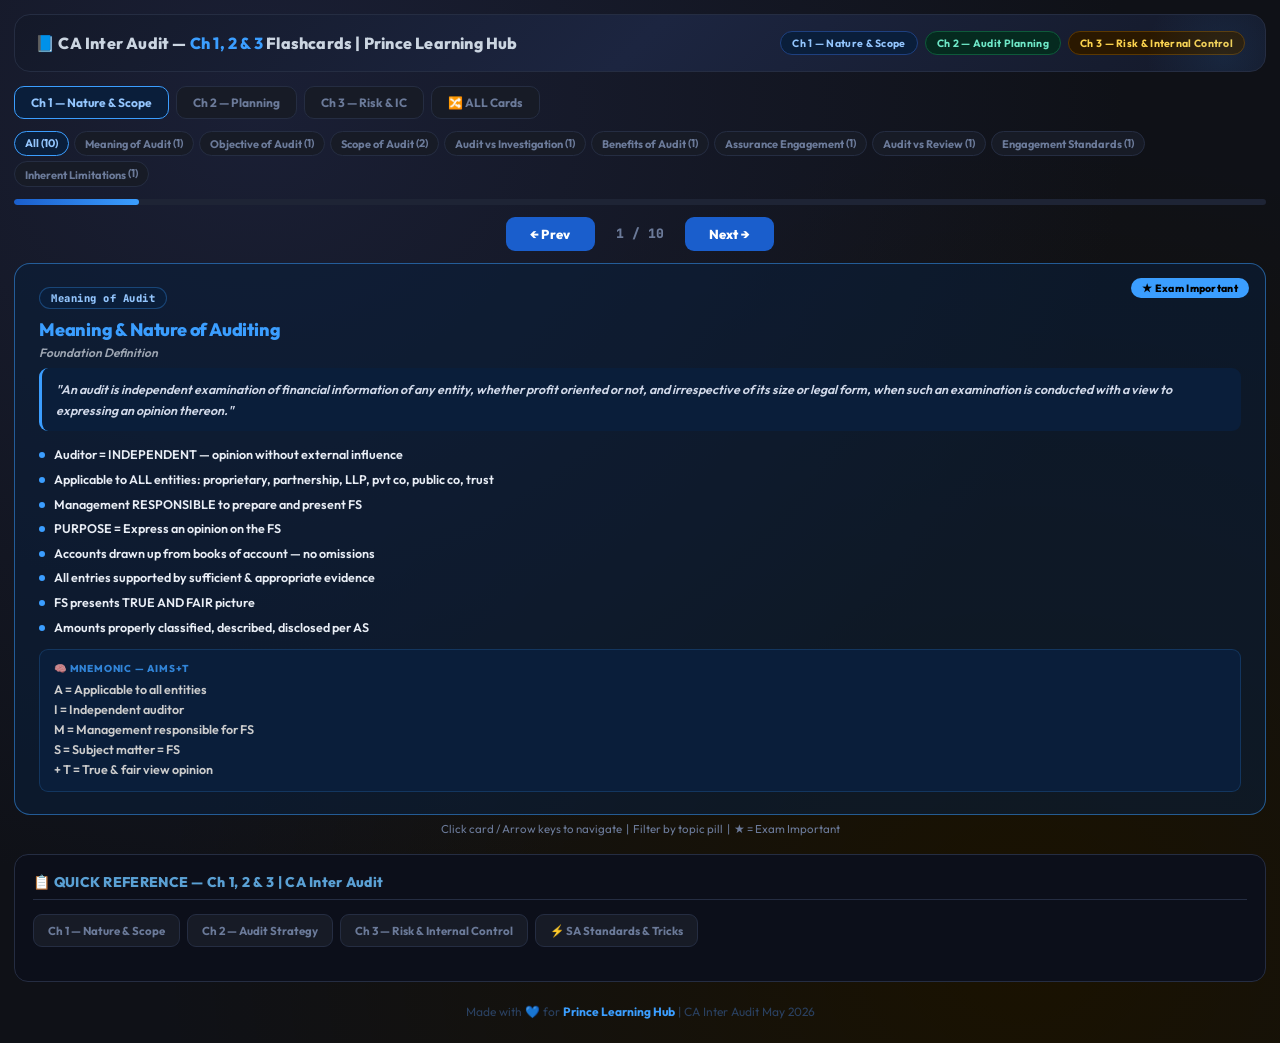
<file: audit-flashcard.html>
<!DOCTYPE html>
<html lang="en">
<head>
<meta charset="UTF-8">
<meta name="viewport" content="width=device-width, initial-scale=1.0">
<title>CA Inter Audit — Ch 1, 2 & 3 Flashcards | Prince Learning Hub</title>
<link href="https://fonts.googleapis.com/css2?family=Outfit:wght@400;600;700;800;900&family=JetBrains+Mono:wght@500;700&display=swap" rel="stylesheet">
<style>
:root{
  --bg:#0f1117;
  --surface:#171b26;
  --surface2:#1e2435;
  --border:#252d42;

  --ch1:#3B9EFF;   --ch1bg:#0a1e3a; --ch1soft:#0d2448; --ch1text:#93C5FD;
  --ch2:#22D3A0;   --ch2bg:#052a1f; --ch2soft:#073d2d; --ch2text:#6EE7C7;
  --ch3:#F59E0B;   --ch3bg:#2a1800; --ch3soft:#3b2200; --ch3text:#FCD34D;
  --mega:#C084FC;  --megabg:#1a0a2e; --megasoft:#251040; --megatext:#E9D5FF;

  --text:#E8EDF5;
  --muted:#6B7A99;
  --faint:#2a3350;
}
*{box-sizing:border-box;margin:0;padding:0}
body{font-family:'Outfit',sans-serif;background:var(--bg);color:var(--text);min-height:100vh;padding:14px;background-image:radial-gradient(ellipse at 20% 10%, #1a1f35 0%,transparent 60%),radial-gradient(ellipse at 80% 90%, #1a1200 0%,transparent 60%)}

/* HEADER */
.hdr{background:linear-gradient(135deg,#141929,#1c2540,#141929);border-radius:16px;padding:16px 20px;margin-bottom:14px;display:flex;align-items:center;justify-content:space-between;flex-wrap:wrap;gap:10px;border:1px solid var(--border);position:relative;overflow:hidden}
.hdr::before{content:'';position:absolute;top:-40px;right:-40px;width:160px;height:160px;border-radius:50%;background:radial-gradient(circle,#3B9EFF18,transparent 70%)}
.hdr-title{font-size:16px;font-weight:800;color:#CBD5E1;letter-spacing:0.2px;font-family:'Outfit',sans-serif}
.hdr-title span{color:#3B9EFF}
.badges{display:flex;gap:7px;flex-wrap:wrap}
.badge{font-size:10.5px;font-weight:700;padding:4px 11px;border-radius:20px;letter-spacing:0.3px}
.b1{background:#0a1e3a;color:#93C5FD;border:1px solid #1e4080}
.b2{background:#052a1f;color:#6EE7C7;border:1px solid #0e5a3a}
.b3{background:#2a1800;color:#FCD34D;border:1px solid #5c3800}

/* TABS */
.tabs{display:flex;gap:7px;margin-bottom:12px;flex-wrap:wrap}
.tab{padding:8px 16px;border-radius:10px;font-size:12px;font-weight:700;cursor:pointer;border:1.5px solid var(--border);background:var(--surface);color:var(--muted);transition:all .2s;font-family:'Outfit',sans-serif}
.tab:hover{border-color:var(--faint);color:#9aaabb}
.tab.a1{background:var(--ch1bg);color:var(--ch1text);border-color:var(--ch1)}
.tab.a2{background:var(--ch2bg);color:var(--ch2text);border-color:var(--ch2)}
.tab.a3{background:var(--ch3bg);color:var(--ch3text);border-color:var(--ch3)}
.tab.am{background:var(--megabg);color:var(--megatext);border-color:var(--mega)}

/* PILLS */
.pills{display:flex;flex-wrap:wrap;gap:5px;margin-bottom:12px}
.pill{font-size:11px;font-weight:700;padding:4px 10px;border-radius:20px;cursor:pointer;border:1.5px solid var(--border);background:var(--surface);color:var(--muted);transition:all .15s;font-family:'Outfit',sans-serif}
.pill:hover{filter:brightness(1.2)}
.pill.a1{background:var(--ch1bg);color:var(--ch1text);border-color:var(--ch1)}
.pill.a2{background:var(--ch2bg);color:var(--ch2text);border-color:var(--ch2)}
.pill.a3{background:var(--ch3bg);color:var(--ch3text);border-color:var(--ch3)}
.pill.am{background:var(--megabg);color:var(--megatext);border-color:var(--mega)}

/* PROGRESS */
.pbar{height:6px;background:var(--surface2);border-radius:4px;margin-bottom:12px;overflow:hidden}
.pfill{height:100%;border-radius:4px;transition:width .4s cubic-bezier(.4,0,.2,1)}
.pf1{background:linear-gradient(90deg,#1A5ECC,#3B9EFF)}
.pf2{background:linear-gradient(90deg,#0a7a52,#22D3A0)}
.pf3{background:linear-gradient(90deg,#b36000,#F59E0B)}
.pfm{background:linear-gradient(90deg,#7733CC,#C084FC)}

/* NAV */
.nav{display:flex;align-items:center;justify-content:center;gap:10px;margin-bottom:12px;flex-wrap:wrap}
.nav button{border:none;border-radius:9px;padding:9px 24px;font-size:13px;font-weight:800;cursor:pointer;color:#fff;transition:all .18s;font-family:'Outfit',sans-serif;letter-spacing:0.3px}
.nav button:hover{opacity:.85;transform:translateY(-1px)}
.nb1{background:#1A5ECC}
.nb2{background:#0a7a52}
.nb3{background:#b36000}
.nbm{background:#7733CC}
.ctr{font-size:13px;font-weight:800;color:var(--muted);min-width:70px;text-align:center;font-family:'JetBrains Mono',monospace}

/* CARD */
.card{border-radius:16px;padding:22px 24px;min-height:310px;border-width:1.5px;border-style:solid;cursor:pointer;position:relative;transition:transform .15s,box-shadow .15s;margin-bottom:6px}
.card:hover{transform:translateY(-3px);box-shadow:0 12px 40px rgba(0,0,0,.55)}
.card:active{opacity:.92;transform:translateY(0)}
.c-topic{font-size:10.5px;font-weight:800;padding:3px 11px;border-radius:20px;display:inline-block;margin-bottom:9px;letter-spacing:.5px;font-family:'JetBrains Mono',monospace}
.c-sa{font-size:9.5px;font-weight:700;padding:2px 9px;border-radius:20px;display:inline-block;margin-left:6px;background:#171b26;color:#8888CC;border:1px solid #333366;font-family:'JetBrains Mono',monospace}
.c-imp{position:absolute;top:14px;right:16px;font-size:10.5px;font-weight:800;padding:3px 11px;border-radius:20px;letter-spacing:.3px}
.c-title{font-size:18px;font-weight:800;margin-bottom:12px;line-height:1.3;letter-spacing:-0.2px}
.c-sub{font-size:12px;font-weight:600;opacity:.65;margin-bottom:8px;margin-top:-8px;font-style:italic}
.c-def{border-radius:9px;padding:11px 14px;margin-bottom:11px;font-size:12.5px;font-weight:600;line-height:1.65;border-left:3px solid;font-style:italic}
.c-bullets{list-style:none;padding:0;margin:0 0 10px}
.c-bullets li{font-size:12.5px;font-weight:600;padding:2px 0;display:flex;gap:9px;line-height:1.65;align-items:flex-start}
.c-bullets li .dot{flex-shrink:0;margin-top:8px;width:6px;height:6px;border-radius:50%;display:inline-block}
.c-formula{border-radius:9px;padding:11px 14px;margin:8px 0;font-size:13px;font-weight:800;text-align:center;letter-spacing:.3px;font-family:'JetBrains Mono',monospace}
.c-trick{border-radius:9px;padding:12px 14px;margin-top:10px}
.c-trick-lbl{font-size:10px;font-weight:800;letter-spacing:.8px;margin-bottom:4px;opacity:.8;text-transform:uppercase}
.c-trick pre{white-space:pre-wrap;font-family:'Outfit',sans-serif;font-size:12.5px;font-weight:600;color:#ccc;line-height:1.6}
.c-compare{display:grid;grid-template-columns:1fr 1fr;gap:10px;margin:10px 0}
.c-compare-col{border-radius:9px;padding:10px 12px}
.c-compare-col h4{font-size:11px;font-weight:800;margin-bottom:6px;letter-spacing:.3px}
.c-compare-col li{font-size:11.5px;padding:2px 0;list-style:none;line-height:1.5;color:#bbb}
.c-compare-col li::before{content:"▸ ";opacity:.6}
.hint{font-size:11.5px;color:var(--muted);text-align:center;margin-top:5px;margin-bottom:18px}

/* QUICK REF */
.qr-wrap{background:#0c0f1a;border-radius:14px;padding:18px;margin-top:18px;border:1px solid var(--border)}
.qr-wrap h2{font-size:14px;font-weight:800;margin-bottom:14px;padding-bottom:8px;border-bottom:1px solid var(--border);color:#5AA0D4;letter-spacing:.3px}
.qr-nav{display:flex;flex-wrap:wrap;gap:7px;margin-bottom:16px}
.qr-btn{padding:8px 14px;border-radius:9px;font-size:11.5px;font-weight:700;cursor:pointer;border:1.5px solid var(--border);background:var(--surface);color:var(--muted);transition:all .2s;font-family:'Outfit',sans-serif}
.qr-btn:hover{filter:brightness(1.25);transform:translateY(-1px)}
.qr-btn.qa[data-ch="1"]{background:var(--ch1bg);border-color:var(--ch1);color:var(--ch1text)}
.qr-btn.qa[data-ch="2"]{background:var(--ch2bg);border-color:var(--ch2);color:var(--ch2text)}
.qr-btn.qa[data-ch="3"]{background:var(--ch3bg);border-color:var(--ch3);color:var(--ch3text)}
.qr-btn.qa[data-ch="sa"]{background:var(--megabg);border-color:var(--mega);color:var(--megatext)}
.qr-panel{display:none;animation:fadeUp .25s ease}
.qr-panel.open{display:block}
@keyframes fadeUp{from{opacity:0;transform:translateY(8px)}to{opacity:1;transform:translateY(0)}}
.qr-ch{background:#0d1020;border-radius:12px;padding:15px 17px;margin-bottom:16px}
.qr-head{font-size:13px;font-weight:800;padding:8px 14px;border-radius:8px;margin-bottom:12px;letter-spacing:.3px}
.qr-sub{font-size:11.5px;font-weight:800;margin-bottom:5px;margin-top:10px;letter-spacing:.3px}
.qr-2{display:grid;grid-template-columns:1fr 1fr;gap:14px}
.qr-pills{display:flex;flex-wrap:wrap;gap:5px;margin-top:8px}
.qr-pill{font-size:10.5px;font-weight:600;padding:3px 9px;border-radius:12px;line-height:1.5}
.rt{width:100%;border-collapse:collapse;margin-top:8px;font-size:11.5px}
.rt th{background:#0d1420;padding:6px 10px;text-align:left;font-weight:700;color:#8aa8cc;border-bottom:1px solid var(--border)}
.rt td{padding:5px 10px;border-bottom:1px solid #0d1420;color:#a0b8cc}
.rt tr:hover td{background:#0d1420}

.footer{text-align:center;margin-top:22px;font-size:12px;color:#2a4060;padding-bottom:10px}
.footer span{color:#3B9EFF;font-weight:700}

@media(max-width:700px){.qr-2{grid-template-columns:1fr}.c-compare{grid-template-columns:1fr}}
@media(max-width:500px){.hdr-title{font-size:13px}.c-title{font-size:15px}.tab{padding:7px 11px;font-size:11px}}
</style>
</head>
<body>

<div class="hdr">
  <div class="hdr-title">📘 CA Inter Audit — <span>Ch 1, 2 & 3</span> Flashcards | Prince Learning Hub</div>
  <div class="badges">
    <span class="badge b1">Ch 1 — Nature & Scope</span>
    <span class="badge b2">Ch 2 — Audit Planning</span>
    <span class="badge b3">Ch 3 — Risk & Internal Control</span>
  </div>
</div>

<div class="tabs">
  <button class="tab a1" id="tab-ch1" onclick="switchChapter('ch1')">Ch 1 — Nature & Scope</button>
  <button class="tab" id="tab-ch2" onclick="switchChapter('ch2')">Ch 2 — Planning</button>
  <button class="tab" id="tab-ch3" onclick="switchChapter('ch3')">Ch 3 — Risk & IC</button>
  <button class="tab" id="tab-mega" onclick="switchChapter('mega')">🔀 ALL Cards</button>
</div>

<div class="pills" id="tpills"></div>
<div class="pbar"><div class="pfill pf1" id="pf" style="width:4%"></div></div>
<div class="nav">
  <button class="nb1" id="btnPrev" onclick="prev()">← Prev</button>
  <span class="ctr" id="ctr">1 / ?</span>
  <button class="nb1" id="btnNext" onclick="next()">Next →</button>
</div>
<div class="card" id="card" onclick="next()"></div>
<div class="hint">Click card / Arrow keys to navigate &nbsp;|&nbsp; Filter by topic pill &nbsp;|&nbsp; ★ = Exam Important</div>

<!-- QUICK REF -->
<div class="qr-wrap">
  <h2>📋 QUICK REFERENCE — Ch 1, 2 & 3 | CA Inter Audit</h2>
  <div class="qr-nav">
    <button class="qr-btn" data-ch="1" onclick="showQR('1')">Ch 1 — Nature & Scope</button>
    <button class="qr-btn" data-ch="2" onclick="showQR('2')">Ch 2 — Audit Strategy</button>
    <button class="qr-btn" data-ch="3" onclick="showQR('3')">Ch 3 — Risk & Internal Control</button>
    <button class="qr-btn" data-ch="sa" onclick="showQR('sa')">⚡ SA Standards & Tricks</button>
  </div>

  <!-- QR PANEL 1 -->
  <div class="qr-panel" id="qr-panel-1">
    <div class="qr-ch" style="border-left:4px solid var(--ch1)">
      <div class="qr-head" style="background:var(--ch1bg);color:var(--ch1text)">Ch 1 — Nature, Objective & Scope of Audit</div>
      <div class="qr-2">
        <div>
          <div class="qr-sub" style="color:var(--ch1)">Definition of Audit</div>
          <table class="rt"><tr><th>Element</th><th>Detail</th></tr>
            <tr><td>Nature</td><td>Independent examination of financial information</td></tr>
            <tr><td>Applies to</td><td>Any entity — profit/non-profit, any size/form</td></tr>
            <tr><td>Purpose</td><td>Express an opinion on FS</td></tr>
            <tr><td>Responsibility</td><td>Management prepares FS; Auditor examines</td></tr>
          </table>
          <div class="qr-sub" style="color:var(--ch1)">Objective (SA 200)</div>
          <table class="rt"><tr><th>Objective</th><th>Detail</th></tr>
            <tr><td>Primary</td><td>Reasonable Assurance — FS free from material misstatement</td></tr>
            <tr><td>Secondary</td><td>Report on FS per auditor's findings</td></tr>
            <tr><td>Misstatement</td><td>Due to Fraud OR Error or Both</td></tr>
            <tr><td>Assurance level</td><td>High (Reasonable) — NOT Absolute</td></tr>
          </table>
        </div>
        <div>
          <div class="qr-sub" style="color:var(--ch1)">Scope Includes</div>
          <table class="rt"><tr><th>#</th><th>Coverage</th></tr>
            <tr><td>1</td><td>All aspects of entity relevant to FS</td></tr>
            <tr><td>2</td><td>Reliability & sufficiency of financial info</td></tr>
            <tr><td>3</td><td>Proper disclosure of financial info</td></tr>
          </table>
          <div class="qr-sub" style="color:var(--ch1)">Engagement Standards</div>
          <table class="rt"><tr><th>Standard</th><th>Applies to</th></tr>
            <tr><td>SA's</td><td>Audit of historical FI</td></tr>
            <tr><td>SRE's</td><td>Review of historical FI</td></tr>
            <tr><td>SAE's</td><td>Other assurance (prospective FI)</td></tr>
            <tr><td>SRS's</td><td>Agreed upon, compilation</td></tr>
            <tr><td>SQC's</td><td>Firm-level quality control</td></tr>
          </table>
        </div>
      </div>
    </div>
  </div>

  <!-- QR PANEL 2 -->
  <div class="qr-panel" id="qr-panel-2">
    <div class="qr-ch" style="border-left:4px solid var(--ch2)">
      <div class="qr-head" style="background:var(--ch2bg);color:var(--ch2text)">Ch 2 — Audit Strategy, Planning & Programme (SA 300)</div>
      <div class="qr-2">
        <div>
          <div class="qr-sub" style="color:var(--ch2)">Elements of Planning</div>
          <table class="rt"><tr><th>Phase</th><th>Sub-elements</th></tr>
            <tr><td>I. Preliminary Engagement</td><td>A) Client continuance | B) Ethical req | C) Engagement letter</td></tr>
            <tr><td>II. Planning Activities</td><td>A) Overall Audit Strategy | B) Audit Plan</td></tr>
          </table>
          <div class="qr-sub" style="color:var(--ch2)">Audit Strategy — 5 Factors</div>
          <table class="rt"><tr><th>Note</th><th>Factor</th></tr>
            <tr><td>1</td><td>Characteristics of engagement (define Scope)</td></tr>
            <tr><td>2</td><td>Reporting objectives (plan Timing)</td></tr>
            <tr><td>3</td><td>Factors directing team's efforts</td></tr>
            <tr><td>4</td><td>Results of preliminary activities</td></tr>
            <tr><td>5</td><td>Nature, timing & extent of resources</td></tr>
          </table>
        </div>
        <div>
          <div class="qr-sub" style="color:var(--ch2)">Audit Plan — 3 Elements</div>
          <table class="rt"><tr><th>Element</th><th>SA Ref</th></tr>
            <tr><td>Planned risk assessment procedures</td><td>SA 315</td></tr>
            <tr><td>Planned further audit procedures</td><td>SA 330</td></tr>
            <tr><td>Other planned audit procedures</td><td>—</td></tr>
          </table>
          <div class="qr-sub" style="color:var(--ch2)">Strategy vs Plan</div>
          <table class="rt"><tr><th>Strategy</th><th>Plan</th></tr>
            <tr><td>Broad overall approach</td><td>Addresses strategy matters</td></tr>
            <tr><td>Sets scope, timing, direction</td><td>Describes HOW to implement</td></tr>
            <tr><td>High-level</td><td>More detailed</td></tr>
          </table>
        </div>
      </div>
    </div>
  </div>

  <!-- QR PANEL 3 — NEW CHAPTER 3 -->
  <div class="qr-panel" id="qr-panel-3">
    <div class="qr-ch" style="border-left:4px solid var(--ch3)">
      <div class="qr-head" style="background:var(--ch3bg);color:var(--ch3text)">Ch 3 — Risk Assessment & Internal Control (SA 315, 320, 330)</div>
      <div class="qr-2">
        <div>
          <div class="qr-sub" style="color:var(--ch3)">Audit Risk Formula</div>
          <table class="rt"><tr><th>Formula</th><th>Components</th></tr>
            <tr><td>Audit Risk</td><td>= Risk of Material Misstatement × Detection Risk</td></tr>
            <tr><td>RMM</td><td>= Inherent Risk × Control Risk</td></tr>
            <tr><td>∴ Audit Risk</td><td>= IR × CR × DR</td></tr>
          </table>
          <div class="qr-sub" style="color:var(--ch3)">Risk Assessment Procedures (SA 315)</div>
          <table class="rt"><tr><th>#</th><th>Procedure</th></tr>
            <tr><td>a</td><td>Inquiries of management & others</td></tr>
            <tr><td>b</td><td>Analytical procedures</td></tr>
            <tr><td>c</td><td>Observation and inspection</td></tr>
          </table>
          <div class="qr-sub" style="color:var(--ch3)">Materiality (SA 320) — Benchmarks</div>
          <table class="rt"><tr><th>Benchmark</th><th>Example %</th></tr>
            <tr><td>Profit Before Tax</td><td>5%–10%</td></tr>
            <tr><td>Total Revenue</td><td>0.5%–1%</td></tr>
            <tr><td>Total Assets</td><td>0.5%–2%</td></tr>
            <tr><td>Net Assets / Equity</td><td>1%–5%</td></tr>
          </table>
        </div>
        <div>
          <div class="qr-sub" style="color:var(--ch3)">5 Components of Internal Control</div>
          <table class="rt"><tr><th>Component</th><th>Key Element</th></tr>
            <tr><td>A) Control Environment</td><td>Tone at top; ethics & integrity</td></tr>
            <tr><td>B) Risk Assessment Process</td><td>Entity identifies business risks</td></tr>
            <tr><td>C) Information System</td><td>Transactions recorded & reported</td></tr>
            <tr><td>D) Control Activities</td><td>Policies & procedures; segregation</td></tr>
            <tr><td>E) Monitoring of Controls</td><td>Ongoing assessment of effectiveness</td></tr>
          </table>
          <div class="qr-sub" style="color:var(--ch3)">Auditor Responses (SA 330)</div>
          <table class="rt"><tr><th>Response Type</th><th>Sub-types</th></tr>
            <tr><td>Tests of Controls</td><td>Operating effectiveness of controls</td></tr>
            <tr><td>Substantive Procedures</td><td>Tests of Details + Substantive Analytical</td></tr>
            <tr><td>Tests of Details</td><td>Vouching (transactions) + Verification (balances)</td></tr>
          </table>
        </div>
      </div>
      <div class="qr-sub" style="color:var(--ch3)">IT Controls in Automated Environment</div>
      <table class="rt"><tr><th>Type</th><th>Description</th></tr>
        <tr><td>General IT Controls</td><td>Pervasive / indirect controls — data centre, program change, access security</td></tr>
        <tr><td>Application Controls</td><td>Embedded in IT applications (ERPs); ensure completeness & accuracy of data</td></tr>
        <tr><td>IT Dependent Controls</td><td>Manual controls that rely on IT-generated reports or data</td></tr>
      </table>
      <div class="qr-pills" style="margin-top:10px">
        <span class="qr-pill" style="background:var(--ch3bg);color:var(--ch3text)">SA 315 = Identifying & Assessing RMM</span>
        <span class="qr-pill" style="background:var(--ch3bg);color:var(--ch3text)">SA 320 = Materiality in Planning & Performing</span>
        <span class="qr-pill" style="background:var(--ch3bg);color:var(--ch3text)">SA 330 = Auditor's Responses to Assessed Risks</span>
        <span class="qr-pill" style="background:var(--ch3bg);color:var(--ch3text)">Audit Risk ≠ Auditor's Business Risk</span>
        <span class="qr-pill" style="background:var(--ch3bg);color:var(--ch3text)">Control Risk ∝ 1/Effectiveness of IC</span>
        <span class="qr-pill" style="background:var(--ch3bg);color:var(--ch3text)">Performance Materiality < Overall Materiality</span>
        <span class="qr-pill" style="background:var(--ch3bg);color:var(--ch3text)">Inquiry alone NOT sufficient as test of controls</span>
        <span class="qr-pill" style="background:var(--ch3bg);color:var(--ch3text)">CAATs = Computer Assisted Auditing Techniques</span>
      </div>
    </div>
  </div>

  <!-- QR PANEL SA -->
  <div class="qr-panel" id="qr-panel-sa">
    <div class="qr-ch" style="border-left:4px solid var(--mega)">
      <div class="qr-head" style="background:var(--megabg);color:var(--megatext)">⚡ SA Standards & Memory Tricks — Ch 1, 2 & 3</div>
      <div class="qr-2">
        <div>
          <div class="qr-sub" style="color:var(--mega)">Key SA Numbers</div>
          <table class="rt"><tr><th>SA</th><th>Topic</th></tr>
            <tr><td>SA 200</td><td>Overall Objectives of Independent Auditor</td></tr>
            <tr><td>SA 230</td><td>Audit Documentation</td></tr>
            <tr><td>SA 300</td><td>Planning an Audit of FS</td></tr>
            <tr><td>SA 315</td><td>Identifying & Assessing Risks of MM</td></tr>
            <tr><td>SA 320</td><td>Materiality in Planning & Performing</td></tr>
            <tr><td>SA 330</td><td>Auditor's Responses to Assessed Risks</td></tr>
            <tr><td>SA 500</td><td>Audit Evidence</td></tr>
            <tr><td>SQC 1</td><td>Quality Control for Firms</td></tr>
            <tr><td>SAE 3400</td><td>Prospective Financial Information</td></tr>
          </table>
        </div>
        <div>
          <div class="qr-sub" style="color:var(--mega)">Memory Mnemonics — Ch 3</div>
          <table class="rt"><tr><th>Mnemonic</th><th>Meaning</th></tr>
            <tr><td>PIAO (Risk Procedures)</td><td>Prior experience | Inquiries | Analytical | Observation</td></tr>
            <tr><td>CRICE (IC Components)</td><td>Control env | Risk assessment | Info system | Control activities | Environment monitoring</td></tr>
            <tr><td>IR × CR × DR</td><td>Audit Risk formula</td></tr>
            <tr><td>FRAC (Significant Risks)</td><td>Fraud | Related parties | Accounts estimates | Complexity</td></tr>
            <tr><td>GIC vs AIC</td><td>General IT Controls (pervasive) vs Application Controls (specific)</td></tr>
          </table>
        </div>
      </div>
      <div class="qr-pills" style="margin-top:10px">
        <span class="qr-pill" style="background:var(--megabg);color:var(--megatext)">🧠 RAID = Reasonable Assurance | Independent | FS whole | Detect fraud/error</span>
        <span class="qr-pill" style="background:var(--megabg);color:var(--megatext)">🧠 DAP-DSC = Planning benefits (Ch 2)</span>
        <span class="qr-pill" style="background:var(--megabg);color:var(--megatext)">🧠 Audit Risk = IR × CR × DR</span>
        <span class="qr-pill" style="background:var(--megabg);color:var(--megatext)">🧠 Detection Risk is the ONLY risk auditor can CONTROL</span>
        <span class="qr-pill" style="background:var(--megabg);color:var(--megatext)">🧠 Performance Materiality < Overall Materiality (always set lower)</span>
        <span class="qr-pill" style="background:var(--megabg);color:var(--megatext)">🧠 IC 5 COMPONENTS = CRIMC (Control env, Risk assess, Info system, Monitoring, Control activities)</span>
      </div>
    </div>
  </div>
</div>

<div class="footer">Made with 💙 for <span>Prince Learning Hub</span> | CA Inter Audit May 2026</div>

<script>
const cards = [

// ══════════════ CHAPTER 1 ══════════════
{ch:'ch1',topic:'Meaning of Audit',sa:'',imp:true,data:{
  title:'Meaning & Nature of Auditing',subtitle:'Foundation Definition',
  def:'\"An audit is independent examination of financial information of any entity, whether profit oriented or not, and irrespective of its size or legal form, when such an examination is conducted with a view to expressing an opinion thereon.\"',
  bullets:['Auditor = INDEPENDENT — opinion without external influence','Applicable to ALL entities: proprietary, partnership, LLP, pvt co, public co, trust','Management RESPONSIBLE to prepare and present FS','PURPOSE = Express an opinion on the FS','Accounts drawn up from books of account — no omissions','All entries supported by sufficient & appropriate evidence','FS presents TRUE AND FAIR picture','Amounts properly classified, described, disclosed per AS'],
  trick:{label:'MNEMONIC — AIMS+T',text:'A = Applicable to all entities\nI = Independent auditor\nM = Management responsible for FS\nS = Subject matter = FS\n+ T = True & fair view opinion'}
}},

{ch:'ch1',topic:'Objective of Audit',sa:'SA 200',imp:true,data:{
  title:'Objective of Audit — SA 200',subtitle:'Overall Objectives of Independent Auditor',
  def:'SA 200: Overall Objectives of the Independent Auditor. Objective = Obtain REASONABLE ASSURANCE — FS free from MATERIAL MISSTATEMENT due to FRAUD OR ERROR.',
  bullets:['(a) Obtain REASONABLE ASSURANCE on FS as a whole','(b) To REPORT & COMMUNICATE per auditor\'s findings','Reasonable assurance = HIGH level ≠ Absolute assurance','Auditor CANNOT guarantee FS are free from misstatements','Conclusions → Opinion formed → Written Report issued'],
  trick:{label:'KEY FORMULA',text:'Objective = Reasonable Assurance (High) + Report\nMisstatement = Fraud OR Error OR Both\nAssurance: Reasonable (Audit) > Limited (Review)'}
}},

{ch:'ch1',topic:'Scope of Audit',sa:'',imp:true,data:{
  title:'Scope of Audit — What It Includes',subtitle:'3 Key Areas Covered',
  bullets:['1️⃣ COVERAGE — All aspects relevant to FS being audited','2️⃣ RELIABILITY & SUFFICIENCY of financial information:','   → Study of accounting systems, internal controls, tests, enquiries','3️⃣ PROPER DISCLOSURE of financial information:','   → Relevant info properly disclosed per statutory requirements','   → FS properly summarize transactions & events','   → Evaluation of SELECTION & CONSISTENT APPLICATION of accounting policies'],
  trick:{label:'3 PILLARS OF SCOPE',text:'Coverage → Reliability & Sufficiency → Proper Disclosure\n(CRD — Can\'t Refuse Disclosure 😄)'}
}},

{ch:'ch1',topic:'Scope of Audit',sa:'',imp:false,data:{
  title:'Scope — What it Does NOT Include',subtitle:'Important Exclusions',
  bullets:['❌ Duties OUTSIDE auditor\'s domain of competence','❌ Suitability & life of CIVIL STRUCTURES — needs engineers','❌ AUTHENTICATION of documents — auditor not an expert','❌ OFFICIAL INVESTIGATION — no legal powers of search or oath recording'],
  trick:{label:'NOT IN SCOPE — I-ADE',text:'I = Investigation (no legal powers)\nA = Authentication of docs\nD = Determine civil structure life\nE = External competence duties'}
}},

{ch:'ch1',topic:'Audit vs Investigation',sa:'',imp:true,data:{
  title:'Auditing vs Investigation',subtitle:'Key Differences',
  compare:[
    {head:'Audit',bg:'#0a1e3a',color:'#93C5FD',items:['Routine, every year','Reasonable assurance on FS','General & broad scope','Mandatory/voluntary','Report to owners/shareholders','High-level assurance']},
    {head:'Investigation',bg:'#2e0d1a',color:'#FBBF85',items:['Special purpose','Critical examination for specific purpose','Narrow & specific scope','On suspicion or court order','To regulatory/court body','Not an assurance engagement']}
  ],
  trick:{label:'KEY POINT',text:'Audit = General & Broad\nInvestigation = Specific & Narrow\nInvestigation may follow from audit findings'}
}},

{ch:'ch1',topic:'Benefits of Audit',sa:'',imp:true,data:{
  title:'Benefits of Audit',subtitle:'7 Key Benefits — HIGH CREAM',
  bullets:['1. HIGH QUALITY information — audited accounts give confidence','2. SHAREHOLDERS\' INTEREST safeguarded','3. MORAL CHECK on employees — fear of fraud detection','4. GOVERNMENT USE — helps determine tax liabilities','5. LENDERS & BANKERS rely on audited FS','6. DETECT FRAUD OR ERROR — audit uncovers both','7. REVIEW of controls — points out deficiencies'],
  trick:{label:'MNEMONIC — HIGH CREAM',text:'H = High quality info | I = Interest of shareholders\nG = Government (tax) | H = Help lenders/banks\nC = Check fraud/error | R = Review controls\nE = Employee moral check | A = Audit standards | M = Mandatory'}
}},

{ch:'ch1',topic:'Assurance Engagement',sa:'',imp:true,data:{
  title:'Meaning & Elements of Assurance Engagement',subtitle:'Definition + 5 Elements',
  def:'Assurance engagement = engagement where practitioner expresses a conclusion designed to ENHANCE DEGREE OF CONFIDENCE of intended users about the outcome of evaluation of subject matter against criteria.',
  bullets:['1️⃣ THREE PARTY RELATIONSHIP: Practitioner + Responsible Party + Intended Users','2️⃣ APPROPRIATE SUBJECT MATTER — info to be examined (e.g. FS)','3️⃣ SUITABLE CRITERIA — benchmarks: standards, laws, regulations','4️⃣ SUFFICIENT APPROPRIATE EVIDENCE — Sufficient=Qty | Appropriate=Quality','5️⃣ WRITTEN ASSURANCE REPORT — written conclusion'],
  trick:{label:'5 ELEMENTS — 3P-SSCE-WAR',text:'3P = 3 Party | S = Subject Matter\nSC = Suitable Criteria | E = Evidence\nWAR = Written Assurance Report'}
}},

{ch:'ch1',topic:'Audit vs Review',sa:'',imp:true,data:{
  title:'Audit vs Review — Reasonable vs Limited Assurance',subtitle:'Comparison Table',
  compare:[
    {head:'Audit (Reasonable)',bg:'#0a1e3a',color:'#93C5FD',items:['HIGH assurance','Elaborate procedures','Positive opinion','SA governed','\"In our opinion, FS give true & fair view\"']},
    {head:'Review (Limited)',bg:'#052a1f',color:'#6EE7C7',items:['MODERATE assurance','Fewer procedures','Negative assurance','SRE governed','\"Nothing came to our attention\"']}
  ],
  trick:{label:'KEY DISTINCTION',text:'Both apply to Historical Financial Information\nAudit ≠ Review in level of assurance & procedures\nReview = negative assurance conclusion'}
}},

{ch:'ch1',topic:'Engagement Standards',sa:'',imp:true,data:{
  title:'Engagement & Quality Control Standards',subtitle:'SA | SRE | SAE | SRS | SQC',
  bullets:['1️⃣ SA → Audit of HISTORICAL FI | SA 200, 230, 315, 330, 500…','2️⃣ SRE → Review of HISTORICAL FI | SRE 2400, 2410','3️⃣ SAE → Assurance OTHER THAN audit/review | SAE 3400, 3420','4️⃣ SRS → Agreed-upon procedures + Compilation | SRS 4400, 4410','5️⃣ SQC → Firm\'s quality system | SQC 1 — applied for ALL services'],
  trick:{label:'ORDER: SA→SRE→SAE→SRS→SQC',text:'SA = 100-799 | SRE = 2000s | SAE = 3000s | SRS = 4000s\n\"SMART System = SA-SRE-SAE-SRS-SQC\"'}
}},

{ch:'ch1',topic:'Inherent Limitations',sa:'SA 200',imp:true,data:{
  title:'Inherent Limitations of Audit (SA 200)',subtitle:'Why Absolute Assurance is NOT possible',
  bullets:['a) NATURE OF FINANCIAL REPORTING — management uses subjective judgments','b) NATURE OF AUDIT PROCEDURES — sampling used, not all transactions tested','c) NOT AN INVESTIGATION — no legal powers of search/oath','d) TIMELINESS — relevance decreases over time; balance cost vs reliability','e) FUTURE EVENTS — cannot predict; going concern uncertainty'],
  trick:{label:'5 LIMITATIONS — NNNFT',text:'N = Nature of financial reporting (judgments)\nN = Nature of procedures (sampling)\nN = Not an investigation\nF = Future events (unpredictable)\nT = Timeliness decreases'}
}},

// ══════════════ CHAPTER 2 ══════════════
{ch:'ch2',topic:'Why Planning Needed',sa:'SA 300',imp:true,data:{
  title:'Why Planning is Necessary — SA 300',subtitle:'6 Benefits of Planning',
  def:'SA 300: Planning is necessary to carry out audit EFFECTIVELY in a TIMELY MANNER.',
  bullets:['a) Devote APPROPRIATE ATTENTION to important areas','b) IDENTIFY and RESOLVE potential problems timely','c) Properly ORGANIZE and MANAGE the engagement','d) SELECT engagement team with appropriate competence','e) DIRECTION and SUPERVISION of team + review of their work','f) COORDINATION with auditors of components and experts'],
  trick:{label:'MNEMONIC — DAP-DSC',text:'D = Devote attention | A = Address problems\nP = Proper organization | D = Direction & supervision\nS = Selection of team | C = Coordinate experts'}
}},

{ch:'ch2',topic:'Elements of Planning',sa:'SA 300',imp:true,data:{
  title:'Two Elements of Planning',subtitle:'Preliminary + Planning Activities',
  bullets:['📌 ELEMENT I: PRELIMINARY ENGAGEMENT ACTIVITIES','   A) Continuance of Client Relationships & Engagements','   B) Evaluating compliance with Ethical Requirements + Independence','   C) Understanding Terms of Engagement (Engagement Letter)','','📌 ELEMENT II: PLANNING ACTIVITIES','   A) Establishing OVERALL AUDIT STRATEGY','   B) Developing an AUDIT PLAN'],
  trick:{label:'HIERARCHY',text:'Planning\n├── Preliminary Engagement (A+B+C)\n└── Planning Activities (Strategy + Audit Plan)'}
}},

{ch:'ch2',topic:'Overall Audit Strategy',sa:'SA 300',imp:true,data:{
  title:'Overall Audit Strategy — 5 Factors',subtitle:'Sets Scope, Timing & Direction',
  def:'The auditor shall establish an overall audit strategy that sets the SCOPE, TIMING and DIRECTION of the audit, and GUIDES development of the AUDIT PLAN.',
  bullets:['Note 1: CHARACTERISTICS OF ENGAGEMENT — define scope, applicable FRF, industry requirements','Note 2: REPORTING OBJECTIVES — entity timetable, meetings with management, type of reports','Note 3: Factors directing TEAM\'S EFFORTS — volume of transactions, FRF changes','Note 4: Results of PRELIMINARY ACTIVITIES + knowledge from prior engagements','Note 5: NATURE, TIMING & EXTENT OF RESOURCES — experienced members for high-risk areas'],
  trick:{label:'5 NOTES — CRTPR',text:'C = Characteristics | R = Reporting objectives\nT = Team direction | P = Preliminary activities\nR = Resources'}
}},

{ch:'ch2',topic:'Audit Plan',sa:'SA 300',imp:true,data:{
  title:'Development of Audit Plan — 3 Elements',subtitle:'How strategy is implemented',
  bullets:['(a) Nature, timing & extent of PLANNED RISK ASSESSMENT PROCEDURES → SA 315','(b) Nature, timing & extent of PLANNED FURTHER AUDIT PROCEDURES → SA 330','(c) Other planned audit procedures required to comply with SAs','','Strategy vs Plan:','→ Strategy = WHAT (scope, direction, timing) = HIGH LEVEL','→ Plan = HOW (procedures, nature, extent) = MORE DETAILED','→ Both are CLOSELY INTERRELATED — change in one = change in other'],
  trick:{label:'STRATEGY vs PLAN',text:'STRATEGY = WHAT | PLAN = HOW\nSA 315 = Risk Assessment\nSA 330 = Responses to risks'}
}},

{ch:'ch2',topic:'Audit Programme',sa:'',imp:true,data:{
  title:'Audit Programme — Meaning & Purpose',subtitle:'Detailed Blueprint for Audit Work',
  def:'A series of VERIFICATION PROCEDURES to be applied to FS to obtain sufficient evidence to enable auditor to express an INFORMED OPINION on the FS.',
  bullets:['📌 Constructing a programme: Stay within scope | Written document | Identify best evidence','📌 ADVANTAGES: Clear instructions | Total perspective | Acceptance of responsibility | Guide for next year | Evidence of work if negligence alleged','📌 DISADVANTAGES: Mechanical work | Rigid & inflexible | Hides inefficiency | Kills initiative of good assistants'],
  trick:{label:'4 DISADVANTAGES — MRIK',text:'M = Mechanical work\nR = Rigid & inflexible\nI = Inefficient assistants hide behind it\nK = Kills initiative of good assistants'}
}},

{ch:'ch2',topic:'Changes to Planning',sa:'SA 300',imp:false,data:{
  title:'Changes to Planning + Documentation',subtitle:'When Plans Change + What to Document',
  bullets:['Auditor shall UPDATE AND CHANGE strategy & plan AS NECESSARY during audit','Changes arise from: Unexpected events | Conditions changed | Audit evidence obtained','DOCUMENTATION required:','1. Overall audit strategy','2. Audit plan','3. SIGNIFICANT CHANGES made + REASONS for such changes','Planning = CONTINUOUS & ITERATIVE — not a discrete one-time phase'],
  trick:{label:'DOCUMENTATION — 3 ITEMS',text:'1. Overall audit strategy\n2. Audit plan\n3. Significant changes + Reasons\n\n\"U.C.E.\" triggers changes:\nUnexpected events | Conditions | Evidence'}
}},

// ══════════════ CHAPTER 3 ══════════════
{ch:'ch3',topic:'SA 315 — Objective',sa:'SA 315',imp:true,data:{
  title:'SA 315 — Identifying & Assessing Risk of Material Misstatement',subtitle:'Objective of the Auditor',
  def:'Objective of auditor = Identify and assess RISKS OF MATERIAL MISSTATEMENT (whether due to FRAUD OR ERROR) at the FS and assertion levels, through UNDERSTANDING the entity and its environment, including the entity\'s INTERNAL CONTROL.',
  bullets:['→ Provides basis for designing and implementing RESPONSES to assessed risks','📌 Risk assessment procedures include:','   a) Inquiries of management & others within entity','   b) Analytical procedures','   c) Observation and Inspection','📌 Risk assessment procedures ALONE do NOT provide sufficient appropriate audit evidence'],
  trick:{label:'SA 315 — 3 RISK PROCEDURES',text:'I = Inquiries of management\nA = Analytical procedures\nO = Observation and Inspection\n\"IAO — I Always Observe!\"'}
}},

{ch:'ch3',topic:'SA 315 — Understanding Entity',sa:'SA 315',imp:true,data:{
  title:'Required Understanding of Entity & Environment',subtitle:'5 Areas the Auditor Must Understand',
  bullets:['Auditor shall obtain understanding of:','1️⃣ Relevant INDUSTRY, REGULATORY & other EXTERNAL FACTORS including AFRF','2️⃣ NATURE OF THE ENTITY: Operations | Ownership & governance | Types of investments | Structure & financing','3️⃣ SELECTION & APPLICATION of accounting policies + reasons for changes','4️⃣ ENTITY\'S OBJECTIVES & STRATEGIES + related business risks causing material misstatement','5️⃣ MEASUREMENT & REVIEW of the entity\'s financial performance'],
  trick:{label:'5 UNDERSTANDING AREAS — INSOM',text:'I = Industry/external factors\nN = Nature of entity\nS = Selection of accounting policies\nO = Objectives & strategies\nM = Measurement & financial review'}
}},

{ch:'ch3',topic:'Audit Risk',sa:'',imp:true,data:{
  title:'Audit Risk — Meaning & Components',subtitle:'The Classic AR = IR × CR × DR Formula',
  def:'Audit Risk = Risk that the auditor gives an INAPPROPRIATE AUDIT OPINION when the FS are MATERIALLY MISSTATED.',
  bullets:['Audit Risk is a function of RISKS OF MATERIAL MISSTATEMENT and DETECTION RISK','Formula: Audit Risk = RMM × DR','Further: RMM = Inherent Risk × Control Risk','∴ Audit Risk = IR × CR × DR','Assessment of risks = MATTER OF PROFESSIONAL JUDGMENT (not precise measurement)','Audit risk DOES NOT include: Loss from litigation | Adverse publicity | Events arising from audit'],
  formula:'AR = IR × CR × DR',
  trick:{label:'AUDIT RISK ≠ BUSINESS RISK',text:'Audit Risk = Technical term = inappropriate audit opinion\nBusiness Risk = Loss from litigation, adverse publicity\nAudit Risk does NOT = Business Risk'}
}},

{ch:'ch3',topic:'Inherent Risk',sa:'',imp:true,data:{
  title:'Inherent Risk — Definition & Key Points',subtitle:'Susceptibility BEFORE controls',
  def:'Inherent Risk = Susceptibility of an assertion about a class of transaction, account balance or disclosure to a misstatement that could be MATERIAL — before consideration of ANY RELATED CONTROLS.',
  bullets:['→ Risk that exists BEFORE any internal controls are considered','→ Always a risk of misstatements in FS — this is inherent risk','→ Higher for some assertions (e.g. complex calculations, revenue recognition, estimates)','→ Inherent risk factors considered while DESIGNING tests of controls and substantive procedures','→ Significant Risks = Inherent risks with HIGH LIKELIHOOD + HIGH MAGNITUDE of potential misstatement'],
  trick:{label:'INHERENT RISK ALWAYS EXISTS',text:'Inherent = BEFORE controls\nControl = REDUCED by controls\nDetection = Reduced by AUDITOR\'S procedures\n\"IR is given; CR and DR auditor can influence\"'}
}},

{ch:'ch3',topic:'Control Risk',sa:'',imp:true,data:{
  title:'Control Risk — Definition & Inverse Relation',subtitle:'Risk that IC fails to prevent/detect misstatement',
  def:'Control Risk = Risk that a misstatement could occur in an assertion and that could be material — that will NOT be PREVENTED, or DETECTED AND CORRECTED, on a timely basis by the entity\'s INTERNAL CONTROL.',
  bullets:['→ Risk that internal control existing & operating in entity would NOT be EFFICIENT enough','→ Misstatement relating to transaction, balance or disclosure would not be caught','→ INVERSE RELATION: Control Risk ∝ 1/Efficiency of Internal Control','→ High IC efficiency → Low control risk | Poor IC → High control risk','→ Auditor CANNOT reduce control risk by performing more procedures — it is given'],
  trick:{label:'INVERSE RELATION',text:'Strong Internal Control → Low Control Risk\nWeak Internal Control → High Control Risk\nAuditor reduces DETECTION RISK, not IR or CR'}
}},

{ch:'ch3',topic:'Detection Risk',sa:'',imp:true,data:{
  title:'Detection Risk — Definition & Components',subtitle:'The only risk auditor can control',
  def:'Detection Risk = Risk that procedures performed by auditor to REDUCE AUDIT RISK to an acceptably low level will NOT DETECT a misstatement that EXISTS and that COULD BE MATERIAL.',
  bullets:['Detection risk comprises SAMPLING and NON-SAMPLING risk:','   → Sampling risk: conclusion based on sample may differ from full population test','   → Non-sampling risk: erroneous conclusion for any reason NOT related to sampling','Detection risk may be REDUCED BY:','   → Increasing area of checking','   → Testing larger samples','   → Including competent and experienced persons in engagement team','Detection risk is the ONLY component auditor can DIRECTLY control'],
  trick:{label:'DETECTION RISK = AUDITOR\'S RESPONSIBILITY',text:'DR ↑ more procedures → DR ↓\nIR and CR are given (entity-level)\nDR is what AUDITOR adjusts to hit target AR'}
}},

{ch:'ch3',topic:'SA 320 — Materiality',sa:'SA 320',imp:true,data:{
  title:'SA 320 — Materiality in Planning & Performing an Audit',subtitle:'What is Materiality?',
  def:'Misstatements, including omissions, are MATERIAL if they, individually or in the aggregate, could REASONABLY BE EXPECTED TO INFLUENCE the ECONOMIC DECISIONS OF USERS taken on the basis of the FS.',
  bullets:['Materiality is NOT always a matter of relative size — a small fraud can indicate serious IC flaw','Concept of materiality applied in PLANNING + PERFORMING + EVALUATING','Judgments about materiality are made in light of SURROUNDING CIRCUMSTANCES','Judgments affected by SIZE or NATURE of misstatement or BOTH','Auditor must apply PROFESSIONAL JUDGEMENT to determine materiality & benchmark'],
  trick:{label:'MATERIALITY JUDGMENT FACTORS',text:'1. Size of misstatement\n2. Nature of misstatement\n3. Surrounding circumstances\n4. User needs (as a group, not individual)'}
}},

{ch:'ch3',topic:'SA 320 — Materiality',sa:'SA 320',imp:true,data:{
  title:'Performance Materiality & Benchmarks',subtitle:'PM < Overall Materiality | Benchmark Examples',
  def:'Performance Materiality = Amount set by auditor at LESS THAN overall materiality to reduce probability that aggregate of uncorrected/undetected misstatements exceeds materiality for the FS as a whole.',
  bullets:['Performance Materiality is set LOWER than overall materiality','→ Reduces risk that sum of small uncorrected misstatements = material in total','Benchmarks used (examples): Profit Before Tax | Total Revenue | Total Assets | Gross Profit | Total Equity','STATUTORY DISCLOSURE requirements are material IRRESPECTIVE of amount:','→ Division I Schedule III, Companies Act 2013: Items exceeding 1% of revenue or ₹1,00,000 (higher)','→ Shareholders holding >5% shares must be disclosed','Documentation must include: Overall materiality | Performance materiality | Specific materiality | Any revisions'],
  trick:{label:'PM vs OVERALL MATERIALITY',text:'Overall Materiality (OM) = Benchmark × %\nPerformance Materiality (PM) < OM (always)\nPM set to catch small errors that add up\n\"PM acts as a safety net below OM\"'}
}},

{ch:'ch3',topic:'SA 330 — Auditor Responses',sa:'SA 330',imp:true,data:{
  title:'SA 330 — The Auditor\'s Responses to Assessed Risks',subtitle:'Tests of Controls + Substantive Procedures',
  bullets:['SA 330 deals with auditor\'s responsibility to DESIGN & IMPLEMENT responses to risks identified under SA 315','Auditor shall:','a) Design & implement OVERALL RESPONSES at FS level','b) Design & perform FURTHER AUDIT PROCEDURES responsive to assessed RMM at ASSERTION LEVEL','TWO MAIN TYPES OF RESPONSES:','1️⃣ TESTS OF CONTROLS — assess operating effectiveness of controls','2️⃣ SUBSTANTIVE PROCEDURES → Tests of Details + Substantive Analytical Procedures','Tests of Details = Vouching (transactions) + Verification (balances)'],
  trick:{label:'SA 330 HIERARCHY',text:'Auditor Responses\n├── Tests of Controls\n└── Substantive Procedures\n    ├── Tests of Details\n    │   ├── Vouching (transactions)\n    │   └── Verification (balances)\n    └── Substantive Analytical Procedures'}
}},

{ch:'ch3',topic:'Tests of Controls',sa:'SA 330',imp:true,data:{
  title:'When & How to Use Tests of Controls',subtitle:'Operating Effectiveness of Controls',
  bullets:['Auditor shall perform tests of controls WHEN:','→ Assessment of RMM includes EXPECTATION that controls are operating effectively; OR','→ Substantive procedures ALONE cannot provide sufficient appropriate evidence','In designing & performing tests of controls:','a) Perform other audit procedures IN COMBINATION WITH INQUIRY','b) Test: HOW controls were applied | CONSISTENCY | BY WHOM applied','INQUIRY ALONE IS NOT SUFFICIENT — always combine with other procedures','Factors for extent of testing: Frequency of control | Length of reliance period | Expected deviation rate | Relevance & reliability of evidence'],
  trick:{label:'WHEN TO TEST CONTROLS',text:'1. Controls expected to operate effectively\n2. Substantive alone cannot give sufficient evidence\n\"Inquiry = Necessary but NOT Sufficient\"'}
}},

{ch:'ch3',topic:'Significant Risks',sa:'SA 315',imp:true,data:{
  title:'Significant Risks — Risks Requiring Special Audit Consideration',subtitle:'Factors to Consider',
  bullets:['In exercising judgment on which risks are significant, auditor considers:','a) Whether risk is a RISK OF FRAUD','b) Whether risk is related to RECENT SIGNIFICANT ECONOMIC/ACCOUNTING developments','c) COMPLEXITY OF TRANSACTIONS','d) Whether risk involves SIGNIFICANT TRANSACTIONS WITH RELATED PARTIES','e) DEGREE OF SUBJECTIVITY in measurement of financial information','f) Whether risk involves significant UNUSUAL TRANSACTIONS','ALWAYS SIGNIFICANT (any audit):','(i) Risks of material misstatement DUE TO FRAUD','(ii) Significant transactions with RELATED PARTIES outside normal course of business'],
  trick:{label:'SIGNIFICANT RISK FACTORS — FRCSU',text:'F = Fraud risk\nR = Related parties (significant transactions)\nC = Complexity of transactions\nS = Subjectivity in measurement\nU = Unusual transactions'}
}},

{ch:'ch3',topic:'Internal Control',sa:'SA 315',imp:true,data:{
  title:'Unit 1 — Internal Control: Meaning, Purpose & Limitations',subtitle:'COSO Framework Overview',
  def:'Internal Control = Process DESIGNED, IMPLEMENTED AND MAINTAINED by those charged with governance, management and other personnel to provide REASONABLE ASSURANCE about achievement of entity\'s objectives with regard to: Reliability of financial reporting | Effectiveness & efficiency of operations | Compliance with applicable laws | Safeguarding of assets.',
  bullets:['PURPOSE: Address identified BUSINESS RISKS threatening entity\'s objectives','Benefits of IC to auditor: Identify potential misstatements | Assess RMM | Design further audit procedures','LIMITATIONS of Internal Control:','→ Can only provide REASONABLE assurance (not absolute)','→ Human judgment may be faulty — BREAKDOWNS due to human error','→ COLLUSION of two or more people can circumvent controls','→ MANAGEMENT OVERRIDE of internal controls possible','→ Small entities: LACK OF SEGREGATION OF DUTIES'],
  trick:{label:'IC LIMITATIONS — H-CMAL',text:'H = Human judgment faulty\nC = Collusion\nM = Management override\nA = Absence of understanding (purpose)\nL = Limitations of small entities (no segregation)'}
}},

{ch:'ch3',topic:'Components of Internal Control',sa:'',imp:true,data:{
  title:'5 Components of Internal Control',subtitle:'CRIMC Framework',
  bullets:['(A) CONTROL ENVIRONMENT — Tone at the top; management\'s culture of honesty & ethical behavior; includes: governance functions, attitudes & awareness, organizational structure, HR policies','(B) ENTITY\'S RISK ASSESSMENT PROCESS — Entity identifies & estimates significance of business risks; decides actions; risks can arise from new technology, products, operating environment changes','(C) INFORMATION SYSTEM — Classes of transactions & how they are initiated, recorded, processed, corrected, transferred; controls surrounding journal entries','(D) CONTROL ACTIVITIES — Policies & procedures helping ensure management directives are carried out; includes: Performance reviews | Information processing | Physical controls | Segregation of duties','(E) MONITORING OF CONTROLS — Process to assess effectiveness of IC performance over time; involves taking remedial actions; ongoing activities or separate evaluations'],
  trick:{label:'5 COMPONENTS — CRIMC',text:'C = Control Environment\nR = Risk Assessment Process\nI = Information System\nM = Monitoring of Controls\nC = Control Activities\n\"CRIMC\" — Controls Really Involve Monitoring Constantly'}
}},

{ch:'ch3',topic:'Control Environment',sa:'',imp:true,data:{
  title:'Control Environment — 7 Elements',subtitle:'The Foundation of Internal Control',
  bullets:['a) COMMUNICATION & ENFORCEMENT of integrity & ethical values','b) COMMITMENT TO COMPETENCE — considering competence levels for specific jobs','c) PARTICIPATION BY THOSE CHARGED WITH GOVERNANCE — independence, experience, scrutiny','d) MANAGEMENT\'S PHILOSOPHY & OPERATING STYLE — broad range of characteristics','e) ORGANISATIONAL STRUCTURE — framework for achieving objectives','f) ASSIGNMENT OF AUTHORITY & RESPONSIBILITY — reporting relationships & authorisation hierarchies','g) HUMAN RESOURCE POLICIES & PRACTICES — recruitment, training, evaluation, promotion'],
  trick:{label:'7 ELEMENTS — C-CPMOAH',text:'C = Communication & enforcement of integrity\nC = Commitment to competence\nP = Participation by governance\nM = Management philosophy & style\nO = Organisational structure\nA = Authority & responsibility assignment\nH = HR policies & practices'}
}},

{ch:'ch3',topic:'Automated Environment',sa:'',imp:true,data:{
  title:'Unit 2 — Automated Environment',subtitle:'IT Systems in Auditing',
  def:'Automated environment = Business environment where processes, operations, accounting and decisions are carried out using COMPUTER SYSTEMS — also known as Information Systems (IS) or Information Technology (IT) systems.',
  bullets:['KEY FEATURES: Faster operations | Accuracy in processing | Process large volumes | Integration | Better security | Less human error | Connectivity','RISKS from IT systems: Inaccurate data processing | Unauthorized access | Direct data changes | Excessive access | Lack of segregation of duties | Unauthorized changes to programs | Loss of data','TYPES OF IT CONTROLS:','(A) GENERAL IT CONTROLS — Pervasive/indirect; apply across many applications (data centre, program change, access security)','(B) APPLICATION CONTROLS — Embedded in IT applications (ERPs); ensure data completeness, accuracy, integrity','(C) IT DEPENDENT CONTROLS — Manual controls that depend on IT-generated reports'],
  trick:{label:'3 TYPES OF IT CONTROLS — GAD',text:'G = General IT Controls (pervasive)\nA = Application Controls (embedded in apps)\nD = IT Dependent Controls (manual but IT-reliant)'}
}},

{ch:'ch3',topic:'Automated Environment',sa:'',imp:true,data:{
  title:'Data Analytics & Digital Audit',subtitle:'CAATs — Computer Assisted Auditing Techniques',
  bullets:['Data Analytics = combination of processes, tools & techniques to tap vast amounts of electronic data to obtain meaningful information','CAATs = Computer Assisted Auditing Techniques (tools: IDEA, ACL)','Uses of Data Analytics in Audit:','a) CHECK COMPLETENESS of data and population','b) SELECTION OF AUDIT SAMPLES (random, systematic)','c) RE-COMPUTATION OF BALANCES (reconstruct trial balance)','d) REPERFORMANCE of mathematical calculations (depreciation, bank interest)','e) ANALYSIS OF JOURNAL ENTRIES','f) FRAUD INVESTIGATION','g) EVALUATING impact of control deficiencies','DIGITAL AUDIT: AI + data analytics + technology → better risk identification & audit focus'],
  trick:{label:'CAATs USES — CSRRAFED',text:'C = Check completeness\nS = Sample selection\nR = Re-computation of balances\nR = Reperformance of calculations\nA = Analysis of journal entries\nF = Fraud investigation\nE = Evaluate control deficiencies\nD = Digital/automated processing'}
}},

{ch:'ch3',topic:'Evaluation of Internal Control',sa:'',imp:false,data:{
  title:'Evaluation of Internal Control by Auditor',subtitle:'Methods & Tools',
  bullets:['Benefits of IC evaluation: Know where errors likely | Verify IC operating as planned | Assess adequacy of safeguards | Determine appropriate audit technique','Methods to review IC: Narrative Record | Checklist | Internal Control Questionnaire (ICQ) | Flow Chart','📌 NARRATIVE RECORD — Complete description of system; best for small businesses; disadvantage: difficult to comprehend & identify gaps','📌 INTERNAL CONTROL QUESTIONNAIRE (ICQ) — Most widely used; YES = satisfactory, NO = weakness; issued to client for filling','📌 FLOW CHART — Graphic presentation; most concise; gives bird\'s eye view; minimizes narrative explanation','📌 TEST OF CONTROLS includes: Inspection of documents | Inquiry & Observation | Re-performance | Testing computerised applications'],
  trick:{label:'IC REVIEW METHODS — NICF',text:'N = Narrative Record\nI = Internal Control Questionnaire\nC = Checklist\nF = Flow Chart\n\"NICF = Now I Check Flow!\"'}
}},

{ch:'ch3',topic:'Material Weakness & Deficiency',sa:'',imp:true,data:{
  title:'Material Weakness in Internal Control',subtitle:'Communicating to Management',
  bullets:['Auditor shall COMMUNICATE material weaknesses in IC identified during audit on a TIMELY BASIS to MANAGEMENT at appropriate level — as required by SA 260 & 265','DEFICIENCY in IC exists if:','→ A control is designed, implemented or operated in a way that it is UNABLE TO PREVENT, or DETECT & CORRECT misstatements in FS on a timely basis; OR','→ A CONTROL IS MISSING','Evaluation of audit findings involves applying PROFESSIONAL JUDGEMENT including quantitative & qualitative measures','Significant deficiency = STRONG INDICATOR of existence of a significant deficiency in IC when material misstatement detected by auditor\'s procedures','Always communicate deficiencies to appropriate level of management in writing'],
  trick:{label:'DEFICIENCY vs MATERIAL WEAKNESS',text:'Deficiency = Control missing or poorly designed\nMaterial Weakness = Significant deficiency in IC\nCommunication = To management + TCWG (SA 265)\nTiming = Timely basis (during/after audit)'}
}},

{ch:'ch3',topic:'Internal Financial Controls',sa:'',imp:true,data:{
  title:'Internal Financial Controls (IFC) — Regulatory Requirements',subtitle:'Companies Act 2013 Obligations',
  def:'Internal Financial Controls (IFC) = Policies and procedures put in place by companies for ensuring: Reliability of financial reporting | Effectiveness & efficiency of operations | Compliance with applicable laws | Safeguarding of assets | Prevention and detection of frauds.',
  bullets:['Section 134(5)(e) — Listed Companies: Directors\' responsibility statement must state IFC are adequate & operating effectively','Section 143(3)(i) — Auditor\'s report shall state whether company has adequate IFC & operating effectiveness','Section 177 — Audit Committee: Shall include evaluation of IFC & risk management systems','As per Section 149(8) — Independent directors shall abide by Code for Independent Directors (Schedule IV)'],
  trick:{label:'IFC — 3 KEY SECTIONS',text:'134(5)(e) = Directors state IFC adequate\n143(3)(i) = Auditor reports on IFC\n177 = Audit Committee evaluates IFC\n\"DAS = Directors, Auditor, Scrutiny by audit committee\"'}
}},

// ADDITIONAL CHAPTER 3 CARDS
{ch:'ch3',topic:'SA 315 — Objective',sa:'SA 315',imp:false,data:{
  title:'Documenting the Risk Assessment (Note 4)',subtitle:'What Must Be Documented',
  bullets:['Documentation required under SA 315:','a) Discussion among ENGAGEMENT TEAM and SIGNIFICANT DECISIONS reached','b) Key elements of understanding of each aspect of the ENTITY & ITS ENVIRONMENT','c) Identified & assessed RISKS OF MATERIAL MISSTATEMENT at FS level and at assertion level','d) RISKS IDENTIFIED and related CONTROLS about which auditor has obtained understanding','Understanding of entity = CONTINUOUS PROCESS (Note 3):','→ Dynamic process of gathering, updating & analysing information THROUGHOUT AUDIT','→ Establishes frame of reference for professional judgment during audit'],
  trick:{label:'DOCUMENTATION — 4 ITEMS',text:'a) Engagement team discussion\nb) Key elements of entity understanding\nc) Identified & assessed RMM\nd) Risks & related controls\n\"DECK = Discussion, Entity, Controls, Key risks\"'}
}},

{ch:'ch3',topic:'SA 320 — Materiality',sa:'SA 320',imp:false,data:{
  title:'Revision of Materiality During Audit',subtitle:'When & How to Revise Materiality',
  bullets:['Materiality for FS as a whole may NEED TO BE REVISED:','1) As result of CHANGE IN CIRCUMSTANCES during audit','2) When ACTUAL FINANCIAL RESULTS are likely to be substantially different from anticipated period-end results used to initially determine materiality','3) If auditor concludes a LOWER MATERIALITY is appropriate → determine whether to revise performance materiality and whether nature, timing & extent of further audit procedures remain appropriate','Factors for revision: New information | Change in auditor\'s understanding | Change in entity operations'],
  trick:{label:'REVISE MATERIALITY WHEN',text:'1. Circumstances change\n2. Actual results differ substantially from anticipated\n3. Lower materiality more appropriate\n\"3C Rule = Change in Circumstances, Clarity, Conclusions\"'}
}},

{ch:'ch3',topic:'Tests of Controls',sa:'SA 330',imp:false,data:{
  title:'Using Audit Evidence from Previous Audits',subtitle:'When Prior Audit Evidence Can Be Used',
  bullets:['Auditor may use evidence about operating effectiveness of controls from PREVIOUS AUDITS','Factors to consider before relying on previous audit evidence:','a) Effectiveness of other elements of IC including control environment','b) Risks arising from characteristics of control — manual or automated','c) Effectiveness of GENERAL IT CONTROLS','d) Effectiveness of control and its application by entity in current period','e) Whether LACK OF CHANGE in control poses risk due to changing circumstances','f) Risks of material misstatement and EXTENT OF RELIANCE on control'],
  trick:{label:'6 FACTORS FOR PRIOR EVIDENCE',text:'E = Effectiveness of IC elements\nR = Risks from control characteristics\nG = General IT controls effective?\nA = Application by entity (current)\nL = Lack of change (risk?)\nR = RMM and reliance extent'}
}},

];

// ═══════════ STATE & LOGIC ═══════════
let activeCh = 'ch1';
let filtered = [];
let idx = 0;
let activeTopic = null;

const cfg = {
  ch1:{color:'#3B9EFF',bg:'#0a1e3a',border:'#3B9EFF',dot:'#3B9EFF',text:'#93C5FD',pfill:'pf1',btn:'nb1',ta:'a1'},
  ch2:{color:'#22D3A0',bg:'#052a1f',border:'#22D3A0',dot:'#22D3A0',text:'#6EE7C7',pfill:'pf2',btn:'nb2',ta:'a2'},
  ch3:{color:'#F59E0B',bg:'#2a1800',border:'#F59E0B',dot:'#F59E0B',text:'#FCD34D',pfill:'pf3',btn:'nb3',ta:'a3'},
  mega:{color:'#C084FC',bg:'#1a0a2e',border:'#C084FC',dot:'#C084FC',text:'#E9D5FF',pfill:'pfm',btn:'nbm',ta:'am'},
};

function switchChapter(ch){
  activeCh = ch;
  activeTopic = null;
  document.querySelectorAll('.tab').forEach(t=>{t.className='tab'});
  const c = cfg[ch]||cfg.ch1;
  document.getElementById('tab-'+ch).classList.add(c.ta);
  filtered = ch==='mega' ? [...cards] : cards.filter(x=>x.ch===ch);
  idx = 0;
  buildPills();
  renderCard();
}

function buildPills(){
  const c = cfg[activeCh]||cfg.ch1;
  const topics = [...new Set(filtered.map(x=>x.topic))];
  let html = `<span class="pill ${activeTopic===null?c.ta:''}" onclick="filterTopic(null)">All (${filtered.length})</span>`;
  topics.forEach(t=>{
    const n = filtered.filter(x=>x.topic===t).length;
    html += `<span class="pill ${activeTopic===t?c.ta:''}" onclick="filterTopic('${t.replace(/'/g,"\\'")}')"><span style="max-width:160px;overflow:hidden;text-overflow:ellipsis;white-space:nowrap;display:inline-block;vertical-align:middle">${t}</span> (${n})</span>`;
  });
  document.getElementById('tpills').innerHTML = html;
}

function filterTopic(topic){
  activeTopic = topic;
  const base = activeCh==='mega' ? [...cards] : cards.filter(x=>x.ch===activeCh);
  filtered = topic ? base.filter(x=>x.topic===topic) : base;
  idx = 0;
  buildPills();
  renderCard();
}

function renderCard(){
  const c = cfg[activeCh]||cfg.ch1;
  const card = filtered[idx];
  if(!card){document.getElementById('card').innerHTML='<p style="padding:20px;color:#555">No cards.</p>';return;}
  const d = card.data;

  document.getElementById('ctr').textContent = `${idx+1} / ${filtered.length}`;
  const pf = document.getElementById('pf');
  pf.style.width = `${((idx+1)/filtered.length)*100}%`;
  pf.className = `pfill ${c.pfill}`;
  ['btnPrev','btnNext'].forEach(id=>document.getElementById(id).className=c.btn);

  let html = '';
  html += `<span class="c-topic" style="background:${c.bg};color:${c.text};border:1px solid ${c.border}50">${card.topic}</span>`;
  if(card.sa) html += `<span class="c-sa">${card.sa}</span>`;
  if(card.imp) html += `<span class="c-imp" style="background:${c.border};color:#000;font-weight:800">★ Exam Important</span>`;
  html += `<div class="c-title" style="color:${c.color}">${d.title}</div>`;
  if(d.subtitle) html += `<div class="c-sub">${d.subtitle}</div>`;
  if(d.def) html += `<div class="c-def" style="background:${c.bg};border-left-color:${c.border};color:#d0d8e8">${d.def}</div>`;

  if(d.compare){
    html += '<div class="c-compare">';
    d.compare.forEach(col=>{
      html += `<div class="c-compare-col" style="background:${col.bg};border:1px solid ${col.color}30"><h4 style="color:${col.color}">${col.head}</h4><ul>`;
      col.items.forEach(item=>{html+=`<li>${item}</li>`;});
      html += '</ul></div>';
    });
    html += '</div>';
  }

  if(d.bullets){
    html += '<ul class="c-bullets">';
    d.bullets.forEach(b=>{
      if(!b){html+='<li style="height:5px"></li>';return;}
      html += `<li><span class="dot" style="background:${c.dot}"></span><span>${b}</span></li>`;
    });
    html += '</ul>';
  }

  if(d.formula) html += `<div class="c-formula" style="background:${c.bg};color:${c.color};border:1.5px solid ${c.border}">${d.formula}</div>`;

  if(d.trick){
    html += `<div class="c-trick" style="background:${c.bg};border:1px solid ${c.border}30">`;
    html += `<div class="c-trick-lbl" style="color:${c.border}">🧠 ${d.trick.label}</div>`;
    html += `<pre>${d.trick.text}</pre></div>`;
  }

  const el = document.getElementById('card');
  el.style.background = c.bg+'99';
  el.style.borderColor = c.border+'80';
  el.innerHTML = html;
}

function next(){idx=(idx+1)%filtered.length;renderCard();}
function prev(){idx=(idx-1+filtered.length)%filtered.length;renderCard();}

document.addEventListener('keydown',e=>{
  if(e.key==='ArrowRight'||e.key==='ArrowDown') next();
  if(e.key==='ArrowLeft'||e.key==='ArrowUp') prev();
});

function showQR(ch){
  document.querySelectorAll('.qr-panel').forEach(p=>p.classList.remove('open'));
  document.querySelectorAll('.qr-btn').forEach(b=>b.classList.remove('qa'));
  const panel = document.getElementById('qr-panel-'+ch);
  const btn = document.querySelector(`.qr-btn[data-ch="${ch}"]`);
  if(panel) panel.classList.add('open');
  if(btn) btn.classList.add('qa');
}

switchChapter('ch1');
</script>
</body>
</html>
</file>
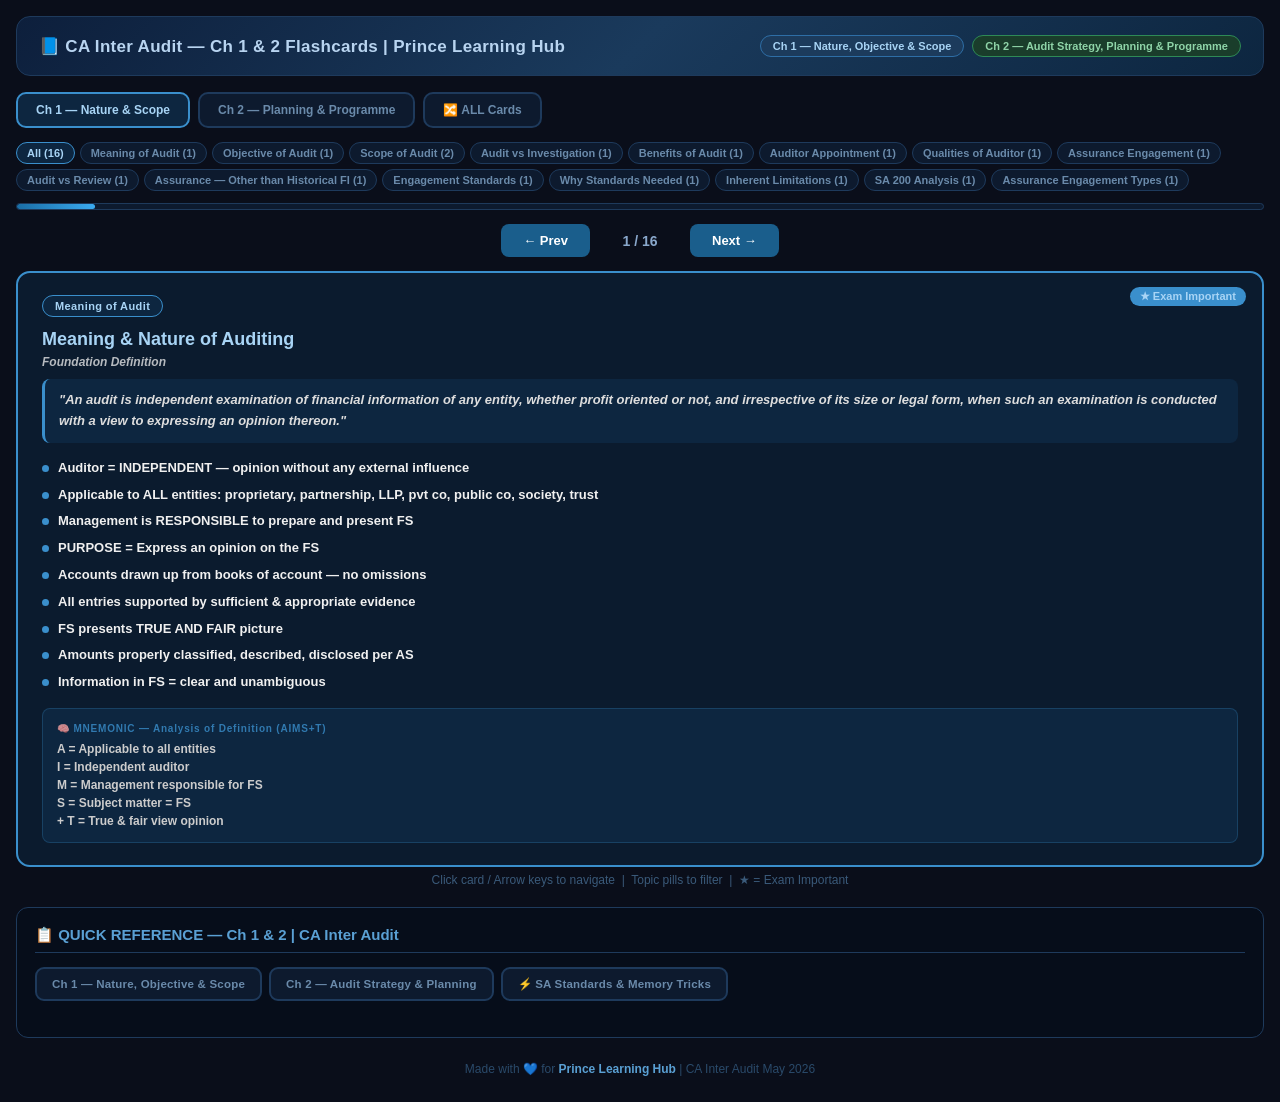
<file: audit_flashcards_ch1_2.html>
<!DOCTYPE html>
<html lang="en">
<head>
<meta charset="UTF-8">
<meta name="viewport" content="width=device-width, initial-scale=1.0">
<title>CA Inter Audit — Ch 1 & 2 Flashcards | Prince Learning Hub</title>
<style>
  *{box-sizing:border-box;margin:0;padding:0}
  body{font-family:'Segoe UI',Arial,sans-serif;background:#0a0e1a;color:#f0f0f0;min-height:100vh;padding:16px}
  .app-header{background:linear-gradient(135deg,#0d1f3c,#1a3a5c,#0d2640);border-radius:14px;padding:18px 22px;margin-bottom:16px;display:flex;align-items:center;justify-content:space-between;flex-wrap:wrap;gap:10px;border:1px solid #1e3a5c}
  .app-header h1{font-size:17px;font-weight:700;color:#B8D4F0;letter-spacing:0.3px}
  .app-header .badges{display:flex;gap:8px;flex-wrap:wrap}
  .app-header .badge{font-size:11px;font-weight:700;padding:4px 12px;border-radius:20px}
  .b-ch1{background:#1C3B5C;color:#A8D4F5;border:1px solid #2E6EA6}
  .b-ch2{background:#1A3D2B;color:#8FD4A8;border:1px solid #2E8A56}

  .chapter-tabs{display:flex;gap:8px;margin-bottom:14px;flex-wrap:wrap}
  .ch-tab{padding:9px 18px;border-radius:10px;font-size:12px;font-weight:700;cursor:pointer;border:2px solid #1e3a5c;background:#0d1a2e;color:#6a8aaa;transition:all 0.2s}
  .ch-tab.active-ch1{background:#0d2640;color:#A8D4F5;border-color:#3A8FCC}
  .ch-tab.active-ch2{background:#0d2e1a;color:#8FD4A8;border-color:#2E8A56}
  .ch-tab.active-mega{background:#2a1a40;color:#C8A8F5;border-color:#7744CC}

  .topic-pills{display:flex;flex-wrap:wrap;gap:5px;margin-bottom:12px}
  .tpill{font-size:11px;font-weight:600;padding:4px 10px;border-radius:20px;cursor:pointer;border:1.5px solid #1e3a5c;background:#0d1a2e;color:#6a8aaa;transition:all 0.2s}
  .tpill.active-ch1{background:#0d2640;color:#A8D4F5;border-color:#3A8FCC}
  .tpill.active-ch2{background:#0d2e1a;color:#8FD4A8;border-color:#2E8A56}
  .tpill.active-mega{background:#2a1a40;color:#C8A8F5;border-color:#7744CC}

  .pbar{height:7px;background:#0d1a2e;border-radius:4px;margin-bottom:14px;overflow:hidden;border:1px solid #1e3a5c}
  .pfill{height:100%;border-radius:4px;transition:width 0.4s}
  .pfill-ch1{background:linear-gradient(90deg,#1A6EA6,#3AAAF0)}
  .pfill-ch2{background:linear-gradient(90deg,#1A7A3C,#2ECC6E)}
  .pfill-mega{background:linear-gradient(90deg,#6644AA,#9966EE)}

  .cnav{display:flex;align-items:center;justify-content:center;gap:10px;margin-bottom:14px;flex-wrap:wrap}
  .cnav button{border:none;border-radius:8px;padding:9px 22px;font-size:13px;font-weight:700;cursor:pointer;color:#fff;transition:all 0.2s}
  .cnav button:hover{opacity:0.85;transform:translateY(-1px)}
  .btn-ch1{background:#1A5E8C}
  .btn-ch2{background:#1A6A3C}
  .btn-mega{background:#5533AA}
  .ctr{font-size:14px;font-weight:700;color:#8aa8cc;min-width:80px;text-align:center}

  .fc{border-radius:14px;padding:22px 24px;min-height:320px;border-width:2px;border-style:solid;cursor:pointer;position:relative;transition:all 0.15s;margin-bottom:6px}
  .fc:hover{transform:translateY(-2px);box-shadow:0 8px 30px rgba(0,0,0,0.5)}
  .fc:active{opacity:0.9;transform:translateY(0)}
  .fc-topic{font-size:11px;font-weight:700;padding:4px 12px;border-radius:20px;display:inline-block;margin-bottom:10px;letter-spacing:0.4px}
  .fc-sa-badge{font-size:10px;font-weight:700;padding:3px 10px;border-radius:20px;display:inline-block;margin-bottom:10px;margin-left:6px;background:#1A1A3A;color:#9999FF;border:1px solid #3333AA}
  .fc-title{font-size:18px;font-weight:700;margin-bottom:14px;line-height:1.35}
  .fc-subtitle{font-size:12px;font-weight:600;opacity:0.75;margin-bottom:10px;margin-top:-10px;font-style:italic}
  .fc-bullets{list-style:none;padding:0;margin:0 0 12px}
  .fc-bullets li{font-size:13px;font-weight:600;padding:3px 0;display:flex;gap:9px;line-height:1.6;align-items:flex-start}
  .fc-bullets li .dot{flex-shrink:0;margin-top:7px;width:7px;height:7px;border-radius:50%;display:inline-block}
  .fc-bullets li .num{flex-shrink:0;font-size:11px;font-weight:800;width:18px;height:18px;border-radius:50%;display:flex;align-items:center;justify-content:center;margin-top:3px}
  .fc-def{border-radius:8px;padding:11px 14px;margin-bottom:12px;font-size:13px;font-weight:600;line-height:1.6;border-left:3px solid;font-style:italic}
  .fc-formula{border-radius:8px;padding:12px 14px;margin:8px 0;font-size:13px;font-weight:700;text-align:center;letter-spacing:0.3px}
  .fc-trick{border-radius:8px;padding:12px 14px;margin-top:8px;font-size:13px;font-weight:700;line-height:1.5}
  .fc-trick-label{font-size:10px;font-weight:800;letter-spacing:0.8px;margin-bottom:4px;opacity:0.8}
  .fc-compare{display:grid;grid-template-columns:1fr 1fr;gap:10px;margin:10px 0}
  .fc-compare-col{border-radius:8px;padding:10px 12px}
  .fc-compare-col h4{font-size:11px;font-weight:800;margin-bottom:6px;letter-spacing:0.3px}
  .fc-compare-col li{font-size:11.5px;padding:2px 0;list-style:none;line-height:1.5}
  .fc-compare-col li::before{content:"▸ ";opacity:0.7}
  .fc-star{position:absolute;top:14px;right:16px;font-size:11px;font-weight:700;padding:3px 10px;border-radius:20px}
  .fc-tag{position:absolute;top:14px;right:16px;font-size:10px;font-weight:700;padding:2px 8px;border-radius:6px;background:#0d2e1a;color:#4CAF80;border:1px solid #2E6E4A}
  .hint{font-size:12px;color:#3a5a7a;text-align:center;margin-top:6px;margin-bottom:20px}

  /* Summary / Quick Reference */
  .summary-section{background:#060d1a;border-radius:12px;padding:18px;margin-top:20px;border:1px solid #1e3a5c}
  .summary-section h2{font-size:15px;font-weight:700;margin-bottom:14px;padding-bottom:8px;border-bottom:1px solid #1e3a5c;color:#5AA0D4}
  .qr-nav{display:flex;flex-wrap:wrap;gap:7px;margin-bottom:18px}
  .qr-btn{padding:8px 15px;border-radius:9px;font-size:11.5px;font-weight:700;cursor:pointer;border:2px solid #1e3a5c;background:#0d1a2e;color:#6a8aaa;transition:all 0.22s ease;letter-spacing:0.2px}
  .qr-btn:hover{filter:brightness(1.25);transform:translateY(-1px)}
  .qr-btn.qr-active{color:#fff;transform:translateY(-1px);box-shadow:0 4px 14px rgba(0,0,0,0.5)}
  .qr-btn[data-ch="1"].qr-active{background:#0d2640;border-color:#3A8FCC;color:#A8D4F5}
  .qr-btn[data-ch="2"].qr-active{background:#0d2e1a;border-color:#2E8A56;color:#8FD4A8}
  .qr-btn[data-ch="sa"].qr-active{background:#1a1a3a;border-color:#6644CC;color:#C8A8F5}
  .qr-panel{display:none;animation:qrFadeIn 0.28s ease}
  .qr-panel.qr-open{display:block}
  @keyframes qrFadeIn{from{opacity:0;transform:translateY(8px)}to{opacity:1;transform:translateY(0)}}
  .qr-chapter{background:#0d1420;border-radius:12px;padding:16px 18px;margin-bottom:18px;border-left:4px solid #3A8FCC}
  .qr-ch-head{font-size:13px;font-weight:800;padding:8px 14px;border-radius:8px;margin-bottom:12px;letter-spacing:0.4px}
  .qr-sub{font-size:12px;font-weight:800;margin-bottom:6px;margin-top:10px;letter-spacing:0.3px}
  .qr-grid2{display:grid;grid-template-columns:1fr 1fr;gap:14px}
  .qr-pills{display:flex;flex-wrap:wrap;gap:5px;margin-top:8px}
  .qr-pill{font-size:11px;font-weight:600;padding:3px 9px;border-radius:14px;line-height:1.5}
  .rate-table{width:100%;border-collapse:collapse;margin-top:10px;font-size:12px}
  .rate-table th{background:#0d1a2e;padding:7px 10px;text-align:left;font-weight:700;color:#8aa8cc;border-bottom:1px solid #1e3a5c}
  .rate-table td{padding:6px 10px;border-bottom:1px solid #0d1a2e;color:#a0b8cc}
  .rate-table tr:hover td{background:#0d1a2e}

  .footer{text-align:center;margin-top:24px;font-size:12px;color:#2a4a6a;padding-bottom:10px}
  .footer span{color:#5AA0D4;font-weight:700}

  @media(max-width:700px){.qr-grid2{grid-template-columns:1fr}.fc-compare{grid-template-columns:1fr}}
  @media(max-width:500px){.app-header h1{font-size:13px}.fc-title{font-size:15px}.fc-bullets li{font-size:12px}.ch-tab{padding:7px 12px;font-size:11px}}
</style>
</head>
<body>

<div class="app-header">
  <h1>📘 CA Inter Audit — Ch 1 & 2 Flashcards | Prince Learning Hub</h1>
  <div class="badges">
    <span class="badge b-ch1">Ch 1 — Nature, Objective & Scope</span>
    <span class="badge b-ch2">Ch 2 — Audit Strategy, Planning & Programme</span>
  </div>
</div>

<div class="chapter-tabs">
  <button class="ch-tab active-ch1" id="tab-ch1" onclick="switchChapter('ch1')">Ch 1 — Nature & Scope</button>
  <button class="ch-tab" id="tab-ch2" onclick="switchChapter('ch2')">Ch 2 — Planning & Programme</button>
  <button class="ch-tab" id="tab-mega" onclick="switchChapter('mega')">🔀 ALL Cards</button>
</div>

<div class="topic-pills" id="tpills"></div>
<div class="pbar"><div class="pfill pfill-ch1" id="pf" style="width:4%"></div></div>
<div class="cnav">
  <button class="btn-ch1" id="btnPrev" onclick="prev()">← Prev</button>
  <span class="ctr" id="ctr">1 / ?</span>
  <button class="btn-ch1" id="btnNext" onclick="next()">Next →</button>
</div>
<div class="fc" id="fc" onclick="next()"></div>
<div class="hint">Click card / Arrow keys to navigate &nbsp;|&nbsp; Topic pills to filter &nbsp;|&nbsp; ★ = Exam Important</div>

<div class="summary-section">
  <h2>📋 QUICK REFERENCE — Ch 1 & 2 | CA Inter Audit</h2>
  <div class="qr-nav">
    <button class="qr-btn" data-ch="1" onclick="showQR('1')">Ch 1 — Nature, Objective & Scope</button>
    <button class="qr-btn" data-ch="2" onclick="showQR('2')">Ch 2 — Audit Strategy & Planning</button>
    <button class="qr-btn" data-ch="sa" onclick="showQR('sa')">⚡ SA Standards & Memory Tricks</button>
  </div>

  <div class="qr-panel" id="qr-panel-1">
    <div class="qr-chapter" style="border-left-color:#3A8FCC">
      <div class="qr-ch-head" style="background:#0d2640;color:#A8D4F5">Ch 1 — Nature, Objective & Scope of Audit</div>
      <div class="qr-grid2">
        <div>
          <div class="qr-sub" style="color:#3A8FCC">Definition of Audit</div>
          <table class="rate-table">
            <tr><th>Element</th><th>Detail</th></tr>
            <tr><td>Nature</td><td>Independent examination of financial information</td></tr>
            <tr><td>Applies to</td><td>Any entity — profit/non-profit, any size/form</td></tr>
            <tr><td>Purpose</td><td>Express an opinion on FS</td></tr>
            <tr><td>Responsibility</td><td>Management prepares FS; Auditor examines</td></tr>
          </table>
          <div class="qr-sub" style="color:#3A8FCC">Objective of Audit (SA 200)</div>
          <table class="rate-table">
            <tr><th>Objective</th><th>Detail</th></tr>
            <tr><td>Primary</td><td>Obtain Reasonable Assurance — FS free from material misstatement</td></tr>
            <tr><td>Secondary</td><td>Report on FS as per auditor's findings</td></tr>
            <tr><td>Misstatement</td><td>Due to Fraud OR Error or Both</td></tr>
            <tr><td>Assurance level</td><td>High level (Reasonable) — NOT Absolute</td></tr>
          </table>
        </div>
        <div>
          <div class="qr-sub" style="color:#3A8FCC">Scope of Audit — Includes</div>
          <table class="rate-table">
            <tr><th>#</th><th>Coverage</th></tr>
            <tr><td>1</td><td>Coverage of all entity aspects relevant to FS</td></tr>
            <tr><td>2</td><td>Reliability & sufficiency of financial information</td></tr>
            <tr><td>3</td><td>Proper disclosure of financial information</td></tr>
          </table>
          <div class="qr-sub" style="color:#3A8FCC">Scope — Does NOT Include</div>
          <table class="rate-table">
            <tr><th>Excluded</th><th>Reason</th></tr>
            <tr><td>Civil structure suitability</td><td>Needs engineer expertise</td></tr>
            <tr><td>Document authentication</td><td>Auditor NOT an expert</td></tr>
            <tr><td>Official investigation</td><td>No legal powers of search/oath</td></tr>
            <tr><td>Outside competence duties</td><td>Not expected</td></tr>
          </table>
        </div>
      </div>
      <div class="qr-sub" style="color:#3A8FCC">Engagement Standards — 4 Types + 1 Quality</div>
      <table class="rate-table">
        <tr><th>Standard</th><th>Full Name</th><th>Applies to</th></tr>
        <tr><td>SA's</td><td>Standards on Auditing</td><td>Audit of historical financial information</td></tr>
        <tr><td>SRE's</td><td>Standards on Review Engagements</td><td>Review of historical financial information</td></tr>
        <tr><td>SAE's</td><td>Standards on Assurance Engagements</td><td>Assurance other than audit/review — e.g. prospective FI</td></tr>
        <tr><td>SRS's</td><td>Standards on Related Services</td><td>Agreed upon procedures, compilation engagements</td></tr>
        <tr><td>SQC's</td><td>Standards on Quality Control</td><td>Firm-level quality control — all engagements</td></tr>
      </table>
      <div class="qr-pills" style="margin-top:10px">
        <span class="qr-pill" style="background:#0d2640;color:#A8D4F5">SA 200 = Overall Objectives of Independent Auditor</span>
        <span class="qr-pill" style="background:#0d2640;color:#A8D4F5">Reasonable ≠ Absolute Assurance</span>
        <span class="qr-pill" style="background:#0d2640;color:#A8D4F5">Sufficient = Quantity | Appropriate = Quality</span>
        <span class="qr-pill" style="background:#0d2640;color:#A8D4F5">SQC 1 = Firm Quality Control Standard</span>
        <span class="qr-pill" style="background:#0d2640;color:#A8D4F5">SAEs: 3400 (PFI) | 3420 (Pro Forma)</span>
        <span class="qr-pill" style="background:#0d2640;color:#A8D4F5">SREs: 2400 | 2410</span>
        <span class="qr-pill" style="background:#0d2640;color:#A8D4F5">SRS 4400 (Agreed upon) | SRS 4410 (Compilation)</span>
      </div>
    </div>
  </div>

  <div class="qr-panel" id="qr-panel-2">
    <div class="qr-chapter" style="border-left-color:#2E8A56">
      <div class="qr-ch-head" style="background:#0d2e1a;color:#8FD4A8">Ch 2 — Audit Strategy, Audit Planning & Audit Programme (SA 300)</div>
      <div class="qr-grid2">
        <div>
          <div class="qr-sub" style="color:#2E8A56">Elements of Planning</div>
          <table class="rate-table">
            <tr><th>Phase</th><th>Sub-elements</th></tr>
            <tr><td>I. Preliminary Engagement</td><td>A) Client continuance | B) Ethical requirements | C) Engagement letter</td></tr>
            <tr><td>II. Planning Activities</td><td>A) Overall Audit Strategy | B) Audit Plan</td></tr>
          </table>
          <div class="qr-sub" style="color:#2E8A56">Overall Audit Strategy (5 Factors)</div>
          <table class="rate-table">
            <tr><th>Note</th><th>Factor</th></tr>
            <tr><td>Note 1</td><td>Characteristics of engagement (define Scope)</td></tr>
            <tr><td>Note 2</td><td>Reporting objectives (plan Timing + Communications)</td></tr>
            <tr><td>Note 3</td><td>Factors significant in directing team's efforts</td></tr>
            <tr><td>Note 4</td><td>Results of preliminary activities + knowledge from other engagements</td></tr>
            <tr><td>Note 5</td><td>Nature, timing & extent of resources</td></tr>
          </table>
        </div>
        <div>
          <div class="qr-sub" style="color:#2E8A56">Audit Plan — Content (3 Elements)</div>
          <table class="rate-table">
            <tr><th>Element</th><th>SA Reference</th></tr>
            <tr><td>Nature, timing & extent of planned RISK ASSESSMENT procedures</td><td>SA 315</td></tr>
            <tr><td>Nature, timing & extent of planned FURTHER AUDIT procedures</td><td>SA 330</td></tr>
            <tr><td>Other planned audit procedures to comply with SAs</td><td>—</td></tr>
          </table>
          <div class="qr-sub" style="color:#2E8A56">Strategy vs Plan</div>
          <table class="rate-table">
            <tr><th>Strategy</th><th>Plan</th></tr>
            <tr><td>Sets broad overall approach</td><td>Addresses matters identified in strategy</td></tr>
            <tr><td>Determines scope, timing, direction</td><td>Describes HOW strategy will be implemented</td></tr>
            <tr><td>High-level</td><td>More detailed</td></tr>
          </table>
        </div>
      </div>
      <div class="qr-sub" style="color:#2E8A56">Audit Programme — Key Points</div>
      <table class="rate-table">
        <tr><th>Feature</th><th>Detail</th></tr>
        <tr><td>Definition</td><td>Detailed plan of applying audit procedures in given circumstances</td></tr>
        <tr><td>Purpose</td><td>Obtain sufficient evidence to enable auditor to express informed opinion</td></tr>
        <tr><td>Types of Evidence</td><td>Documentary, Physical, Statements (mgmt/3rd party), Arithmetic calculations, Internal controls, Inter-relationship data, Minutes, Subsidiary records</td></tr>
        <tr><td>Documentation required</td><td>Overall audit strategy + Audit plan + Significant changes & reasons</td></tr>
      </table>
      <div class="qr-pills" style="margin-top:10px">
        <span class="qr-pill" style="background:#0d2e1a;color:#8FD4A8">SA 300 = Planning an Audit of FS</span>
        <span class="qr-pill" style="background:#0d2e1a;color:#8FD4A8">Planning = Continuous & Iterative (not one-time)</span>
        <span class="qr-pill" style="background:#0d2e1a;color:#8FD4A8">Audit programme = standard + alterable</span>
        <span class="qr-pill" style="background:#0d2e1a;color:#8FD4A8">Auditor's responsibility: establish strategy + develop plan</span>
        <span class="qr-pill" style="background:#0d2e1a;color:#8FD4A8">Periodic review of audit programme = essential</span>
      </div>
    </div>
  </div>

  <div class="qr-panel" id="qr-panel-sa">
    <div class="qr-chapter" style="border-left-color:#6644CC">
      <div class="qr-ch-head" style="background:#1a1a3a;color:#C8A8F5">⚡ SA Standards & Memory Tricks — Ch 1 & 2</div>
      <div class="qr-grid2">
        <div>
          <div class="qr-sub" style="color:#9966EE">Key SA Numbers to Remember</div>
          <table class="rate-table">
            <tr><th>SA Number</th><th>Topic</th></tr>
            <tr><td>SA 200</td><td>Overall Objectives of Independent Auditor</td></tr>
            <tr><td>SA 230</td><td>Audit Documentation</td></tr>
            <tr><td>SA 300</td><td>Planning an Audit of FS</td></tr>
            <tr><td>SA 315</td><td>Identifying & Assessing Risks of Material Misstatement</td></tr>
            <tr><td>SA 330</td><td>Auditor's Responses to Assessed Risks</td></tr>
            <tr><td>SA 500</td><td>Audit Evidence</td></tr>
            <tr><td>SQC 1</td><td>Quality Control for Firms</td></tr>
            <tr><td>SAE 3400</td><td>Examination of Prospective Financial Information</td></tr>
            <tr><td>SAE 3420</td><td>Assurance on Pro Forma FI in Prospectus</td></tr>
            <tr><td>SRE 2400</td><td>Engagements to Review Historical FS</td></tr>
            <tr><td>SRE 2410</td><td>Review of Interim Financial Information</td></tr>
            <tr><td>SRS 4400</td><td>Agreed-upon Procedures</td></tr>
            <tr><td>SRS 4410</td><td>Compilation Engagements</td></tr>
          </table>
        </div>
        <div>
          <div class="qr-sub" style="color:#9966EE">5 Elements of Assurance Engagement</div>
          <table class="rate-table">
            <tr><th>Element</th><th>Example</th></tr>
            <tr><td>3-party relationship</td><td>Practitioner + Responsible Party + Intended Users</td></tr>
            <tr><td>Appropriate subject matter</td><td>Financial information in FS</td></tr>
            <tr><td>Suitable criteria</td><td>Standards, laws, regulations</td></tr>
            <tr><td>Sufficient appropriate evidence</td><td>Sufficient=Qty | Appropriate=Quality</td></tr>
            <tr><td>Written assurance report</td><td>Audit report with opinion</td></tr>
          </table>
          <div class="qr-sub" style="color:#9966EE">Inherent Limitations — 5 Categories</div>
          <table class="rate-table">
            <tr><th>Category</th><th>Key Point</th></tr>
            <tr><td>a) Nature of financial reporting</td><td>Subjective judgments by management</td></tr>
            <tr><td>b) Nature of audit procedures</td><td>Sampling + legal/practical limitations</td></tr>
            <tr><td>c) Not an investigation</td><td>No legal powers</td></tr>
            <tr><td>d) Timeliness & relevance</td><td>Balance cost vs reliability</td></tr>
            <tr><td>e) Future events</td><td>Cannot predict/guarantee future</td></tr>
          </table>
        </div>
      </div>
      <div class="qr-sub" style="color:#9966EE">Memory Mnemonics</div>
      <div class="qr-pills">
        <span class="qr-pill" style="background:#1a1a3a;color:#C8A8F5">🧠 RAID = Reasonable Assurance | Independent | FS as a whole | Detect fraud/error</span>
        <span class="qr-pill" style="background:#1a1a3a;color:#C8A8F5">🧠 5 Elements of Assurance = 3P + SM + SC + SAE + WAR (3 Party, Subject Matter, Suitable Criteria, Sufficient Appropriate Evidence, Written Assurance Report)</span>
        <span class="qr-pill" style="background:#1a1a3a;color:#C8A8F5">🧠 Benefits of Audit = HIGH CREAM (High quality info, Interest safeguard, Government tax, Help lenders, Check fraud, Review controls, Employee moral check, Audit mandated)</span>
        <span class="qr-pill" style="background:#1a1a3a;color:#C8A8F5">🧠 Planning Benefits = DAP-DSC (Devote attention, Address problems, Proper organization, Direct team, Supervise work, Coordinate experts)</span>
        <span class="qr-pill" style="background:#1a1a3a;color:#C8A8F5">🧠 Audit vs Review = Audit=Reasonable (High) | Review=Limited (Moderate) | Both = Historical FI</span>
        <span class="qr-pill" style="background:#1a1a3a;color:#C8A8F5">🧠 Scope NOT include = I-ADE (Investigation powers, Authenticate documents, Determine civil structure life, External expertise needed)</span>
      </div>
    </div>
  </div>

</div>

<div class="footer">Made with 💙 for <span>Prince Learning Hub</span> | CA Inter Audit May 2026</div>

<script>
// ═══════════════════════════════════════════
// FLASHCARD DATA
// ═══════════════════════════════════════════
const cards = [

// ─────────── CHAPTER 1 ───────────
{ch:'ch1', topic:'Meaning of Audit', sa:'', imp:true, data:{
  title:'Meaning & Nature of Auditing',
  subtitle:'Foundation Definition',
  def:'"An audit is independent examination of financial information of any entity, whether profit oriented or not, and irrespective of its size or legal form, when such an examination is conducted with a view to expressing an opinion thereon."',
  bullets:[
    'Auditor = INDEPENDENT — opinion without any external influence',
    'Applicable to ALL entities: proprietary, partnership, LLP, pvt co, public co, society, trust',
    'Management is RESPONSIBLE to prepare and present FS',
    'PURPOSE = Express an opinion on the FS',
    'Accounts drawn up from books of account — no omissions',
    'All entries supported by sufficient & appropriate evidence',
    'FS presents TRUE AND FAIR picture',
    'Amounts properly classified, described, disclosed per AS',
    'Information in FS = clear and unambiguous',
  ],
  trick:{label:'MNEMONIC — Analysis of Definition (AIMS+T)',text:'A = Applicable to all entities\nI = Independent auditor\nM = Management responsible for FS\nS = Subject matter = FS\n+ T = True & fair view opinion'}
}},

{ch:'ch1', topic:'Objective of Audit', sa:'SA 200', imp:true, data:{
  title:'Objective of Audit — SA 200',
  subtitle:'Overall Objectives of Independent Auditor',
  def:'SA-200: "Overall Objectives of the Independent auditor and the conduct of an audit in accordance with SAs"',
  bullets:[
    '(a) Obtain REASONABLE ASSURANCE — FS as a whole free from MATERIAL MISSTATEMENT due to FRAUD OR ERROR',
    '(b) To REPORT on FS and communicate as required by SAs per auditor\'s findings',
    'Reasonable assurance = HIGH level ≠ Absolute (complete) assurance',
    'Auditor CANNOT give guarantee FS are free from misstatements',
    'Audit carried out with PROFESSIONAL COMPETENCE per SAs',
    'Conclusions drawn → Opinion formed → Written Report issued',
  ],
  trick:{label:'KEY FORMULA',text:'Objective = Reasonable Assurance (High) + Report/Communicate\nMisstatement = Fraud OR Error OR Both\nAssurance: Reasonable (Audit) > Limited (Review)'}
}},

{ch:'ch1', topic:'Scope of Audit', sa:'', imp:true, data:{
  title:'Scope of Audit — What It Includes',
  subtitle:'3 Key Areas Covered',
  bullets:[
    '1️⃣ COVERAGE — All aspects of entity RELEVANT to FS being audited',
    '2️⃣ RELIABILITY & SUFFICIENCY of financial information:',
    '   → Auditor satisfied that accounting records & source data (bills, vouchers, documents) are reliable & sufficient',
    '   → Judgment made by study of accounting systems, internal controls, tests, enquiries, procedures',
    '3️⃣ PROPER DISCLOSURE of financial information:',
    '   → Relevant info properly disclosed per statutory requirements',
    '   → FS properly summarize transactions & events recorded',
    '   → Auditor evaluates SELECTION & CONSISTENT APPLICATION of accounting policies',
    '   → FS based on HISTORICAL financial information',
  ],
  trick:{label:'3 PILLARS OF SCOPE',text:'Coverage → Reliability & Sufficiency → Proper Disclosure\n(CRD — Can\'t Refuse Disclosure 😄)'}
}},

{ch:'ch1', topic:'Scope of Audit', sa:'', imp:false, data:{
  title:'Scope of Audit — What It Does NOT Include',
  subtitle:'Important Exclusions',
  bullets:[
    '❌ Duties OUTSIDE auditor\'s domain of competence',
    '❌ Determining suitability & life of CIVIL STRUCTURES (buildings) — needs qualified engineers',
    '❌ AUTHENTICATION of documents — auditor not an expert in detecting forged documents',
    '❌ OFFICIAL INVESTIGATION — audit is NOT official investigation; auditor has NO legal powers of:',
    '   → Search',
    '   → Recording statements of witness on oath',
    '❌ Not expected to act like a law enforcement authority',
  ],
  trick:{label:'NOT IN SCOPE — Mnemonic: I-ADE',text:'I = Investigation (no legal powers)\nA = Authentication of docs (not expert)\nD = Determine civil structure life (not engineer)\nE = External competence required duties'}
}},

{ch:'ch1', topic:'Audit vs Investigation', sa:'', imp:true, data:{
  title:'Auditing vs Investigation',
  subtitle:'Key Differences',
  compare:[
    {head:'Audit',bg:'#0d2640',color:'#A8D4F5',items:['Conducted every year — routine','Objective: Reasonable assurance on FS','General & BROAD scope','Mandatory/voluntary — for all entities','Report submitted to owners/shareholders','Reasonable assurance engagement (High)']},
    {head:'Investigation',bg:'#2e0d1a',color:'#F5A8C8',items:['Conducted for SPECIAL PURPOSE','Objective: Critical examination for specific purpose','Narrow & specific scope','Usually on suspicion or order','May be conducted by regulator/court','Not an assurance engagement']}
  ],
  trick:{label:'KEY POINT',text:'Investigation results from PRIMA FACIE findings of auditor\nAudit scope = General & Broad\nInvestigation scope = Specific & Narrow'}
}},

{ch:'ch1', topic:'Benefits of Audit', sa:'', imp:true, data:{
  title:'Benefits of Audit — Why Audit is Needed',
  subtitle:'7 Key Benefits',
  bullets:[
    '1. HIGH QUALITY information — audited accounts give confidence to users',
    '2. SHAREHOLDERS\' INTEREST safeguarded — shareholders not involved in daily affairs; audit gives reliable FS',
    '3. MORAL CHECK on employees — fear of being discovered deters fraud',
    '4. GOVERNMENT USE — helps determine tax liabilities',
    '5. LENDERS & BANKERS rely on audited FS for credit decisions',
    '6. DETECT FRAUD OR ERROR — audit may uncover both',
    '7. REVIEW of controls — points out deficiencies in internal controls',
  ],
  trick:{label:'MNEMONIC — HIGH CREAM',text:'H = High quality info\nI = Interest of shareholders\nG = Government (tax)\nH = Help lenders/banks\nC = Check fraud/error\nR = Review controls\nE = Employee moral check\nA = Audit standards followed\nM = Mandatory for companies'}
}},

{ch:'ch1', topic:'Auditor Appointment', sa:'', imp:false, data:{
  title:'Who Appoints & To Whom Report is Submitted',
  subtitle:'Appointment & Reporting Structure',
  bullets:[
    'Generally appointed by OWNERS or constitutional/government authorities',
    'Companies → Auditor appointed by MEMBERS (shareholders) in AGM',
    'Government Companies → Auditor appointed by CAG (Comptroller & Auditor General of India)',
    'Partnership Firm → Auditor appointed by PARTNERS',
    'Can also be appointed by government authority per specific law/regulation',
    '',
    '📊 REPORT SUBMITTED TO:',
    '→ Person MAKING THE APPOINTMENT (always)',
    '→ Companies: Shareholders',
    '→ Firm: Partners',
  ],
  trick:{label:'RULE',text:'Appointment ↔ Report Submission\nSame person who appoints = receives the report\nCAG appoints for govt companies → CAG receives report'}
}},

{ch:'ch1', topic:'Qualities of Auditor', sa:'', imp:false, data:{
  title:'Qualities of an Auditor',
  subtitle:'Personal & Professional Qualities',
  bullets:[
    '🎯 PERSONAL QUALITIES: Tact, Caution, Firmness, Good temper, Integrity, Discretion, Industry, Judgment, Patience, Clear-headedness, Reliability',
    '📌 All qualities of a GOOD BUSINESSMAN = Good auditor',
    '🔒 HIGHEST degree of INTEGRITY backed by adequate INDEPENDENCE',
    '📚 EXHAUSTIVE KNOWLEDGE of accounting = SINE QUA NON (essential) of auditing',
    '⚙️ Must know THOROUGHLY all accounting PRINCIPLES & TECHNIQUES',
  ],
  trick:{label:'MEMORY TRICK — TACTIC-PIR',text:'T = Tact | A = Accuracy | C = Caution | T = Truthful\nI = Integrity | C = Clear-headed | P = Patient\nI = Industry | R = Reliable'}
}},

{ch:'ch1', topic:'Assurance Engagement', sa:'', imp:true, data:{
  title:'Meaning & Elements of Assurance Engagement',
  subtitle:'Definition + 5 Elements',
  def:'"Assurance engagement" = engagement in which a practitioner expresses a conclusion designed to ENHANCE the DEGREE OF CONFIDENCE of intended users (other than responsible party) about the outcome of evaluation/measurement of subject matter against criteria.',
  bullets:[
    '1️⃣ THREE PARTY RELATIONSHIP:',
    '   → PRACTITIONER (broader than auditor — may provide non-historical assurance)',
    '   → RESPONSIBLE PARTY (prepares subject matter)',
    '   → INTENDED USERS (use report for decisions)',
    '2️⃣ APPROPRIATE SUBJECT MATTER — info to be examined (e.g. FS)',
    '3️⃣ SUITABLE CRITERIA — benchmarks: standards, laws, regulations',
    '4️⃣ SUFFICIENT APPROPRIATE EVIDENCE — Sufficient=Qty | Appropriate=Quality',
    '5️⃣ WRITTEN ASSURANCE REPORT — written conclusion on subject matter',
  ],
  trick:{label:'5 ELEMENTS MNEMONIC — 3P-SSCE-WAR',text:'3P = 3 Party Relationship\nS = Subject Matter (appropriate)\nSC = Suitable Criteria\nE = Evidence (sufficient appropriate)\nWAR = Written Assurance Report'}
}},

{ch:'ch1', topic:'Audit vs Review', sa:'', imp:true, data:{
  title:'Audit vs Review — Reasonable vs Limited Assurance',
  subtitle:'Comparison Table',
  compare:[
    {head:'Audit (Reasonable Assurance)',bg:'#0d2640',color:'#A8D4F5',items:['HIGH level of assurance','Elaborate & extensive procedures','Draws reasonable conclusions','Based on historical financial info','Example: SA engagement','Positive expression of opinion']},
    {head:'Review (Limited Assurance)',bg:'#0d2e1a',color:'#8FD4A8',items:['LOWER level (moderate) of assurance','FEWER procedures','Limited conclusions drawn','Based on historical financial info','Example: SRE engagement','Negative assurance — "nothing came to attention"']}
  ],
  trick:{label:'KEY DISTINCTION',text:'Both = Historical Financial Information\nAudit ≠ Review in → Level of assurance & Procedures performed\nReview = "nothing has come to my attention" type conclusion'}
}},

{ch:'ch1', topic:'Assurance — Other than Historical FI', sa:'', imp:true, data:{
  title:'Assurance on Other Than Historical Financial Information',
  subtitle:'Prospective Financial Information',
  bullets:[
    '📌 PROSPECTIVE FINANCIAL INFO (PFI) = based on ASSUMPTIONS about FUTURE events & possible actions',
    '→ Can be FORECAST (single assumption) or PROJECTION (multiple/what-if assumptions) or BOTH',
    '📌 Historical FI = PAST events | Prospective FI = FUTURE events',
    '📌 In PFI assurance: Practitioner checks:',
    '   → Management\'s assumptions are NOT UNREASONABLE',
    '   → PFI properly prepared on those assumptions',
    '   → Material assumptions adequately disclosed',
    '⚠️ Evidence available but FUTURE-ORIENTED → Auditor CANNOT express opinion whether results WILL be achieved',
    '📋 Report says: "Nothing came to attention to suggest assumptions do NOT provide reasonable basis"',
    '→ This = MODERATE level of assurance only',
    '📌 Also includes: Assurance on INTERNAL CONTROLS in an entity',
  ],
  trick:{label:'PFI vs HISTORICAL',text:'Historical = PAST (Audit/Review) → High/Moderate assurance\nProspective = FUTURE → Only MODERATE assurance\nSAE 3400 = Examination of Prospective Financial Information'}
}},

{ch:'ch1', topic:'Engagement Standards', sa:'', imp:true, data:{
  title:'Engagement & Quality Control Standards — Overview',
  subtitle:'SA | SRE | SAE | SRS | SQC',
  bullets:[
    '📌 All issued under authority of ICAI Council',
    '1️⃣ SA (Standards on Auditing) → Audit of HISTORICAL financial info | SA 200, 230, 315, 500...',
    '2️⃣ SRE (Standards on Review Engagements) → Review of HISTORICAL FI | SRE 2400, 2410',
    '3️⃣ SAE (Standards on Assurance Engagements) → Assurance OTHER THAN audit/review | SAE 3400, 3420',
    '4️⃣ SRS (Standards on Related Services) → Agreed-upon procedures + Compilation | SRS 4400, 4410',
    '   → In compilation: No assurance | Report must state "no opinion expressed"',
    '5️⃣ SQC (Standards on Quality Control) → Firm\'s quality system | SQC 1',
    '   → Requires compliance with professional standards & regulatory requirements',
    '   → Applied for ALL services covered by engagement standards',
  ],
  trick:{label:'ORDER: SA → SRE → SAE → SRS → SQC',text:'SA = 100-799 | SRE = 2000s | SAE = 3000s | SRS = 4000s\n"SMART System = SA-SRE-SAE-SRS-SQC"'}
}},

{ch:'ch1', topic:'Why Standards Needed', sa:'', imp:false, data:{
  title:'Why Are Standards Needed?',
  subtitle:'5 Reasons for Engagement Standards',
  bullets:[
    '1. Standards ensure carrying out of audit against ESTABLISHED BENCHMARKS at par with GLOBAL PRACTICES',
    '2. Standards IMPROVE QUALITY of financial reporting → help users make DILIGENT DECISIONS',
    '3. Standards PROMOTE UNIFORMITY — audit of FS carried out consistently',
    '4. Standards equip professional accountants with PROFESSIONAL KNOWLEDGE & SKILL',
    '5. Standards ENSURE AUDIT QUALITY',
    '',
    '📋 DUTIES — Engagement & Quality Control Standards:',
    '→ Duty to FOLLOW standards in engagements',
    '→ If specific procedure ineffective → DOCUMENT alternative + reason for departure',
    '→ Report must DRAW ATTENTION to departures',
    '→ Mere disclosure does NOT absolve from compliance',
  ],
  trick:{label:'5 REASONS — GUPQE',text:'G = Global benchmark compliance\nU = Uniformity in auditing\nP = Professional knowledge equipped\nQ = Quality of financial reporting\nE = Ensure audit quality'}
}},

{ch:'ch1', topic:'Inherent Limitations', sa:'SA 200', imp:true, data:{
  title:'Inherent Limitations of Audit (SA 200)',
  subtitle:'Why Absolute Assurance is NOT possible',
  def:'The process of audit suffers from certain INBUILT LIMITATIONS because of which auditor CANNOT obtain absolute assurance on FS or reduce audit risk to ZERO.',
  bullets:[
    'a) NATURE OF FINANCIAL REPORTING:',
    '   → Management uses SUBJECTIVE JUDGMENTS (doubtful debts, warranty, litigation provisions)',
    '   → Judgments involve uncertainty → can\'t guarantee FS free from misstatements',
    '   → Internal controls may not operate effectively due to inherent limitations',
    'b) NATURE OF AUDIT PROCEDURES:',
    '   → SAMPLING used — not all transactions tested (practical limitation)',
    '   → Management may NOT provide complete info (legal limitation)',
    '   → Management may be dishonest → organized fraud schemes hard to detect',
    '   → Related party transactions — paper transactions may go undetected',
    'c) NOT AN INVESTIGATION — No legal powers of search/oath',
    'd) TIMELINESS — relevance decreases over time; balance cost vs reliability; time constraint cannot excuse missing procedures',
    'e) FUTURE EVENTS — cannot predict; going concern uncertainty; auditor cannot guarantee',
  ],
  trick:{label:'5 LIMITATIONS — NNNFT',text:'N = Nature of financial reporting (judgments)\nN = Nature of audit procedures (sampling)\nN = Not an investigation\nF = Future events (unpredictable)\nT = Timeliness & relevance decreases'}
}},

// ─────────── CHAPTER 2 ───────────
{ch:'ch2', topic:'Why Planning Needed', sa:'SA 300', imp:true, data:{
  title:'Why Planning an Audit is Necessary — SA 300',
  subtitle:'Benefits of Planning (6 Key Benefits)',
  def:'SA 300: Planning an Audit of Financial Statements. Planning is necessary to carry out audit EFFECTIVELY in a TIMELY MANNER.',
  bullets:[
    'a) Devote APPROPRIATE ATTENTION to IMPORTANT AREAS of audit',
    'b) IDENTIFY and RESOLVE potential problems on timely basis',
    'c) Properly ORGANIZE and MANAGE the audit engagement',
    'd) SELECTION of engagement team members with appropriate capabilities & competence',
    'e) DIRECTION and SUPERVISION of engagement team members & review of their work',
    'f) COORDINATION of work done by auditors of components and EXPERTS',
  ],
  trick:{label:'MNEMONIC — DAP-DSC',text:'D = Devote attention to important areas\nA = Address/resolve potential problems\nP = Proper organization & management\nD = Direction & supervision of team\nS = Selection of right team members\nC = Coordination with experts/components'}
}},

{ch:'ch2', topic:'Elements of Planning', sa:'SA 300', imp:true, data:{
  title:'Planning Process — Two Elements of Planning',
  subtitle:'Preliminary + Planning Activities',
  bullets:[
    '📌 ELEMENT I: PRELIMINARY ENGAGEMENT ACTIVITIES',
    '   A) Continuance of Client Relationships & Engagements',
    '   B) Evaluating compliance with Ethical Requirements including Independence',
    '   C) Establishing understanding of Terms of Engagement (Engagement Letter)',
    '',
    '📌 ELEMENT II: PLANNING ACTIVITIES',
    '   A) Establishing OVERALL AUDIT STRATEGY',
    '   B) Developing an AUDIT PLAN',
  ],
  trick:{label:'HIERARCHY',text:'Planning → Preliminary → Planning Activities\n             ↓                    ↓\n        A+B+C           Strategy + Audit Plan\nThink: PEA → Preliminary Engagement Activities'}
}},

{ch:'ch2', topic:'Preliminary Engagement', sa:'', imp:true, data:{
  title:'Preliminary Engagement Activities — 3 Notes',
  subtitle:'A, B, C of Preliminary Stage',
  bullets:[
    '📌 NOTE 1 — CLIENT CONTINUANCE:',
    '→ Ensure appropriate procedures for ACCEPTANCE & CONTINUANCE of client relationships followed',
    '→ Consider: Integrity of principal owners/management | Competence of engagement team | Implications of current & previous audit matters',
    '→ Initial engagement: Communicate with PREDECESSOR AUDITOR',
    '',
    '📌 NOTE 2 — ETHICAL REQUIREMENTS (including Independence):',
    '→ Engagement partner remains ALERT throughout for evidence of NON-COMPLIANCE by team members',
    '→ If non-compliance found → determine appropriate action',
    '→ Actions: Obtain info from firm | Evaluate identified breaches | Eliminate/reduce threats by safeguards or WITHDRAW from engagement',
    '→ Promptly REPORT to firm any inability to resolve the matter',
    '',
    '📌 NOTE 3 — ENGAGEMENT LETTER:',
    '→ Auditor sends AUDIT ENGAGEMENT LETTER before commencement',
    '→ Purpose: Avoid misunderstandings | Ensure no confusion on terms',
  ],
  trick:{label:'3A\'s of Preliminary',text:'A = Acceptance/Continuance (client)\nA = Adherence to ethical requirements\nA = Agreement terms (engagement letter)'}
}},

{ch:'ch2', topic:'Overall Audit Strategy', sa:'SA 300', imp:true, data:{
  title:'Overall Audit Strategy — 5 Factors',
  subtitle:'Sets Scope, Timing & Direction',
  def:'The auditor shall establish an overall audit strategy that sets the SCOPE, TIMING and DIRECTION of the audit, and that GUIDES the development of the AUDIT PLAN.',
  bullets:[
    'Note 1: Identify CHARACTERISTICS OF ENGAGEMENT (define scope) → Applicable FRF, Nature of business, Industry requirements, Expected use of audit evidence',
    'Note 2: Ascertain REPORTING OBJECTIVES (plan timing & communications) → Entity\'s timetable | Meetings with management | Type & timing of reports | Status communications',
    'Note 3: Factors significant in DIRECTING TEAM\'S EFFORTS → Volume of transactions | Industry developments | FRF changes | Other relevant developments',
    'Note 4: Results of PRELIMINARY ENGAGEMENT ACTIVITIES + knowledge from similar engagements → Results of previous audits | Professional skepticism',
    'Note 5: NATURE, TIMING & EXTENT OF RESOURCES → Selection of team + assignment of work | Experienced members for HIGH RISK MATERIAL MISSTATEMENT areas',
  ],
  trick:{label:'5 NOTES — CRTPR (Scope Timing Resources)',text:'C = Characteristics of engagement\nR = Reporting objectives\nT = Team direction factors\nP = Preliminary activities results\nR = Resources (nature, timing, extent)'}
}},

{ch:'ch2', topic:'Overall Audit Strategy', sa:'', imp:false, data:{
  title:'Benefits of Overall Audit Strategy',
  subtitle:'4 Resource Decisions it Guides',
  bullets:[
    '1. EMPLOYMENT OF QUALITATIVE RESOURCES:',
    '   → Appropriate experienced team members for HIGH RISK areas',
    '   → Involvement of EXPERTS on complex matters',
    '2. ALLOCATION OF QUANTITY OF RESOURCES:',
    '   → No. of team members for inventory count',
    '   → Review of other auditors\' work',
    '   → Audit BUDGET in hours for high risk areas',
    '3. TIMING OF DEPLOYMENT OF RESOURCES:',
    '   → At INTERIM AUDIT stage OR at key CUT-OFF DATES',
    '4. MANAGEMENT OF RESOURCES:',
    '   → How managed, directed, supervised',
    '   → Team briefing & debriefing meetings',
    '   → Engagement quality control reviews',
  ],
  trick:{label:'4 RESOURCE DECISIONS — EQTM',text:'E = Employment (qualitative)\nQ = Quantity allocation\nT = Timing of deployment\nM = Management of resources'}
}},

{ch:'ch2', topic:'Audit Plan', sa:'SA 300', imp:true, data:{
  title:'Development of Audit Plan — Content & Purpose',
  subtitle:'3 Elements of Audit Plan',
  def:'Once overall audit strategy is established, audit plan is developed to address the various matters identified, to achieve audit objectives through efficient use of auditor\'s resources.',
  bullets:[
    '📌 AUDIT PLAN INCLUDES DESCRIPTION OF:',
    '(a) Nature, timing & extent of PLANNED RISK ASSESSMENT PROCEDURES → SA 315',
    '(b) Nature, timing & extent of PLANNED FURTHER AUDIT PROCEDURES at assertion level → SA 330',
    '(c) Other planned audit procedures required to comply with SAs',
    '',
    '📌 STRATEGY vs PLAN:',
    '→ Strategy = SETS BROAD OVERALL APPROACH',
    '→ Plan = ADDRESSES matters identified in strategy',
    '→ Strategy = Determines scope/timing/direction',
    '→ Plan = Describes HOW strategy will be IMPLEMENTED',
    '→ Plan is MORE DETAILED than strategy',
    '→ Both are CLOSELY INTERRELATED — change in one = change in other',
    '',
    '🔑 AUDITOR\'S RESPONSIBILITY = Establish strategy + Develop plan',
  ],
  trick:{label:'STRATEGY vs PLAN',text:'STRATEGY = WHAT (scope, direction, timing)\nPLAN = HOW (procedures, nature, extent)\nSA 315 = Risk Assessment | SA 330 = Responses to risks'}
}},

{ch:'ch2', topic:'Audit Programme', sa:'', imp:true, data:{
  title:'Audit Programme — Meaning & Construction',
  subtitle:'Detailed Blueprint for Audit Work',
  bullets:[
    '📌 DEFINITION: A series of VERIFICATION PROCEDURES to be applied to FS and accounts of a given company for the purpose of obtaining sufficient evidence to enable auditor to express an INFORMED OPINION',
    '📌 = A detailed plan of applying audit procedures with instructions for appropriate techniques to accomplish audit objectives',
    '',
    '📌 CONSTRUCTING AN AUDIT PROGRAMME:',
    'a) Stay within SCOPE AND LIMITATION of assignment',
    'b) Prepare a WRITTEN audit programme',
    'c) Determine REASONABLY AVAILABLE evidence + identify BEST EVIDENCE',
    'd) Apply only USEFUL steps for verification purpose in specific situation',
    'e) Include AUDIT OBJECTIVES for each area + sufficient details as instructions',
    'f) Consider ALL POSSIBILITIES OF ERROR',
    'g) CO-ORDINATE procedures to be applied to related items',
  ],
  trick:{label:'AUDIT PROGRAMME CONSTRUCTION — SWAB-DCC',text:'S = Stay within scope\nW = Write the programme\nA = Available evidence identified\nB = Best evidence used\nD = Determine useful steps only\nC = Consider all error possibilities\nC = Coordinate related procedures'}
}},

{ch:'ch2', topic:'Audit Programme', sa:'', imp:true, data:{
  title:'Types of Audit Evidence & Advantages of Audit Programme',
  subtitle:'Evidence Types + 8 Advantages',
  bullets:[
    '📌 TYPES OF EVIDENCE (Audit Programme designed to provide):',
    'a) Documentary examination | b) Physical examination | c) Statements of management, officials, employees',
    'd) Statements of third parties | e) Arithmetical calculations | f) State of internal controls',
    'g) Inter-relationship of accounting data | h) Subsidiary & memorandum records | i) Minutes | j) Subsequent action by client & others',
    '',
    '📌 ADVANTAGES of Audit Programme:',
    'a) Provides CLEAR INSTRUCTIONS to assistants',
    'b) Gives TOTAL PERSPECTIVE of work',
    'c) SELECTION of assistants becomes easier',
    'd) Without it, work done on MENTAL PLAN basis (risky)',
    'e) Assistants ACCEPT RESPONSIBILITY by signing programme',
    'f) Principal can CONTROL PROGRESS of various audits',
    'g) GUIDE for audits to be carried out in succeeding year',
    'h) SERVES AS EVIDENCE in case of negligence charge against auditor',
  ],
  trick:{label:'ADVANTAGES — TOP-CAUSE-G',text:'T = Total perspective | O = Only clear instructions\nP = Progress controlled | C = Control of work\nA = Accept responsibility (sign) | U = Used as evidence\nS = Selection of assistants | E = Each area covered\nG = Guide for next year'}
}},

{ch:'ch2', topic:'Audit Programme', sa:'', imp:false, data:{
  title:'Disadvantages of Audit Programme + One Programme Not Practicable',
  subtitle:'4 Disadvantages + Why Universal Programme Fails',
  bullets:[
    '📌 DISADVANTAGES:',
    'a) Work becomes MECHANICAL — parts carried out without understanding object in whole scheme',
    'b) Programme becomes RIGID & INFLEXIBLE — follows set grooves; business may change but old programme continues',
    'c) INEFFICIENT ASSISTANTS may hide behind programme to defend deficiencies',
    'd) KILLS INITIATIVE of efficient and enterprising assistants',
    '',
    '📌 ONE AUDIT PROGRAMME NOT PRACTICABLE FOR ALL BUSINESSES:',
    '→ Businesses vary in NATURE, SIZE & COMPOSITION',
    '→ What suits one business may NOT suit others',
    '→ Universal programme = NOT PRACTICABLE',
    '→ BUT: Must specify NATURE OF WORK in detail to avoid time wastage',
    '',
    '📌 ASSISTANT TO KEEP AN OPEN MIND:',
    '→ Programme = STANDARD PROGRAMME for minimum essential work',
    '→ Alter as experience gained | Drop irrelevant work | Note significant matters to seniors',
  ],
  trick:{label:'4 DISADVANTAGES — MRIK',text:'M = Mechanical work\nR = Rigid & inflexible\nI = Inefficient assistants hide behind it\nK = Kills initiative of good assistants'}
}},

{ch:'ch2', topic:'Changes to Planning', sa:'SA 300', imp:false, data:{
  title:'Changes to Planning During Course of Audit',
  subtitle:'When & How Plans Change',
  bullets:[
    '📌 Auditor shall UPDATE AND CHANGE overall audit strategy & audit plan AS NECESSARY',
    '📌 Changes arise due to:',
    '→ a) UNEXPECTED EVENTS',
    '→ b) CHANGES IN CONDITIONS',
    '→ c) AUDIT EVIDENCE obtained from results of audit procedures',
    '📌 Auditor may NEED TO MODIFY overall audit strategy & audit plan → change nature, timing & extent of further audit procedures based on REVISED RISKS',
    '',
    '📌 DOCUMENTATION required:',
    '1. The overall audit strategy',
    '2. The audit plan',
    '3. SIGNIFICANT CHANGES made + REASONS for such changes',
    '',
    '📌 PLANNING = CONTINUOUS & ITERATIVE PROCESS:',
    '→ NOT a discrete phase — begins shortly after previous audit completion',
    '→ Continues until completion of current audit engagement',
  ],
  trick:{label:'DOCUMENTATION — 3 ITEMS',text:'1. Overall audit strategy\n2. Audit plan\n3. Significant changes + Reasons\n\n"Plans change when U.C.E. happens:\nUnexpected events | Conditions change | Evidence received"'}
}},

{ch:'ch2', topic:'Supervision & Review', sa:'SA 300', imp:false, data:{
  title:'Planning Supervision & Review of Engagement Team + Nature of Planning',
  subtitle:'Supervision Factors + Continuous Iterative Process',
  bullets:[
    '📌 SUPERVISION & REVIEW varies depending on:',
    'a) SIZE & COMPLEXITY of entity',
    'b) AREA of audit',
    'c) ASSESSED RISKS of material misstatement',
    'd) CAPABILITIES & COMPETENCE of individual team members',
    '',
    '📌 NATURE OF AUDIT PLANNING = CONTINUOUS & ITERATIVE:',
    '→ Planning is NOT a discrete phase but a CONTINUAL process',
    '→ Begins shortly after (or in connection with) COMPLETION OF PREVIOUS AUDIT',
    '→ Continues until COMPLETION OF CURRENT AUDIT engagement',
    '',
    '📌 Planning includes consideration of TIMING of certain activities PRIOR TO:',
    'a) Analytical procedures as RISK ASSESSMENT procedures',
    'b) General understanding of LEGAL & REGULATORY FRAMEWORK',
    'c) Determination of MATERIALITY',
    'd) Involvement of EXPERTS',
    'e) Performance of other RISK ASSESSMENT PROCEDURES',
  ],
  trick:{label:'SUPERVISION DEPENDS ON — SARC',text:'S = Size & complexity of entity\nA = Area of audit\nR = Risks assessed (material misstatement)\nC = Capabilities of team members'}
}},

// BONUS SA-SPECIFIC CARDS
{ch:'ch1', topic:'SA 200 Analysis', sa:'SA 200', imp:true, data:{
  title:'Deep Dive — SA 200: Overall Objectives',
  subtitle:'5-Point Analysis of SA 200',
  bullets:[
    '1. Auditor\'s objective = obtain REASONABLE ASSURANCE whether FS as a whole are FREE FROM MATERIAL MISSTATEMENT (fraud OR error)',
    '2. REASONABLE ASSURANCE = HIGH-LEVEL but NOT ABSOLUTE → auditor CANNOT guarantee FS free from misstatements',
    '3. Audit carried out with PROFESSIONAL COMPETENCE per SAs → audit procedures applied → evidence obtained & evaluated → conclusions drawn → opinion formed',
    '4. MISSTATEMENTS can occur due to FRAUD or ERROR or BOTH',
    '5. Opinion REPORTED & COMMUNICATED per audit findings through WRITTEN REPORT as required by SA',
    '',
    '⚠️ KEY SA 200 TERMS:',
    '→ Audit Risk = Risk of giving wrong opinion on materially misstated FS',
    '→ Materiality = Information is material if its omission/misstatement could influence users\' decisions',
    '→ Professional Skepticism = Questioning mind + critical assessment of evidence',
  ],
  trick:{label:'SA 200 = RPMFW',text:'R = Reasonable assurance\nP = Professional competence\nM = Material misstatement (fraud/error)\nF = Findings communicated in report\nW = Written report as required by SA'}
}},

{ch:'ch1', topic:'Assurance Engagement Types', sa:'', imp:true, data:{
  title:'Types of Assurance Engagements — Full Diagram',
  subtitle:'Reasonable vs Limited vs Other',
  bullets:[
    '📌 ASSURANCE ENGAGEMENTS split into 3 types:',
    '',
    '1️⃣ REASONABLE ASSURANCE ENGAGEMENT (Audit):',
    '→ HIGH level | Elaborate procedures | SA governed | Positive opinion',
    '',
    '2️⃣ LIMITED ASSURANCE ENGAGEMENT (Review):',
    '→ MODERATE level | Fewer procedures | SRE governed | Negative assurance',
    '→ "Nothing came to attention" type conclusion',
    '',
    '3️⃣ ASSURANCE ON OTHER THAN HISTORICAL FI (SAE):',
    '→ Examination of PROSPECTIVE FI (SAE 3400)',
    '→ Assurance on OPERATIONS OF CONTROLS',
    '→ MODERATE level only (future-oriented = uncertainty)',
    '',
    '📌 LEVEL OF ASSURANCE:',
    '→ Audit (Reasonable) > Review (Limited/Moderate) = Prospective FI (Moderate)',
  ],
  trick:{label:'ASSURANCE SPECTRUM',text:'HIGH ←──────────────→ LOW\nAudit    Review   Prospective FI\n(SA)    (SRE)        (SAE 3400)'}
}},

];

// ═══════════════════════════════════════════
// STATE & LOGIC
// ═══════════════════════════════════════════
let activeCh = 'ch1';
let filtered = [];
let idx = 0;
let activeTopic = null;

const chConfig = {
  ch1: {label:'Ch 1',color:'#A8D4F5',bg:'#0d2640',border:'#3A8FCC',dot:'#3A8FCC',pfill:'pfill-ch1',btn:'btn-ch1',tabActive:'active-ch1'},
  ch2: {label:'Ch 2',color:'#8FD4A8',bg:'#0d2e1a',border:'#2E8A56',dot:'#2E8A56',pfill:'pfill-ch2',btn:'btn-ch2',tabActive:'active-ch2'},
  mega:{label:'ALL',color:'#C8A8F5',bg:'#2a1a40',border:'#7744CC',dot:'#7744CC',pfill:'pfill-mega',btn:'btn-mega',tabActive:'active-mega'},
};

function switchChapter(ch){
  activeCh = ch;
  activeTopic = null;
  // Update tabs
  document.querySelectorAll('.ch-tab').forEach(t=>t.className='ch-tab');
  const cfg = chConfig[ch] || chConfig.ch1;
  document.getElementById('tab-'+ch).classList.add(cfg.tabActive);
  // Filter cards
  filtered = ch === 'mega' ? [...cards] : cards.filter(c=>c.ch===ch);
  idx = 0;
  buildTopicPills();
  renderCard();
}

function buildTopicPills(){
  const container = document.getElementById('tpills');
  const topics = [...new Set(filtered.map(c=>c.topic))];
  const cfg = chConfig[activeCh] || chConfig.ch1;
  let html = `<span class="tpill ${activeTopic===null?cfg.tabActive:''}" onclick="filterTopic(null)">All (${filtered.length})</span>`;
  topics.forEach(t=>{
    const count = filtered.filter(c=>c.topic===t).length;
    html += `<span class="tpill ${activeTopic===t?cfg.tabActive:''}" onclick="filterTopic('${t}')">${t} (${count})</span>`;
  });
  container.innerHTML = html;
}

function filterTopic(topic){
  activeTopic = topic;
  const base = activeCh === 'mega' ? [...cards] : cards.filter(c=>c.ch===activeCh);
  filtered = topic ? base.filter(c=>c.topic===topic) : base;
  idx = 0;
  buildTopicPills();
  renderCard();
}

function renderCard(){
  const cfg = chConfig[activeCh] || chConfig.ch1;
  const c = filtered[idx];
  if(!c){document.getElementById('fc').innerHTML='<p style="padding:20px;color:#666">No cards found.</p>';return;}
  const d = c.data;

  // Update nav UI
  document.getElementById('ctr').textContent = `${idx+1} / ${filtered.length}`;
  document.getElementById('pf').style.width = `${((idx+1)/filtered.length)*100}%`;
  document.getElementById('pf').className = `pfill ${cfg.pfill}`;
  document.getElementById('btnPrev').className = cfg.btn;
  document.getElementById('btnNext').className = cfg.btn;

  let html = '';
  // Topic pill
  html += `<span class="fc-topic" style="background:${cfg.bg};color:${cfg.color};border:1px solid ${cfg.border}">${c.topic}</span>`;
  if(c.sa) html += `<span class="fc-sa-badge">${c.sa}</span>`;
  if(c.imp) html += `<span class="fc-star" style="background:${cfg.border};color:${cfg.color}">★ Exam Important</span>`;

  html += `<div class="fc-title" style="color:${cfg.color}">${d.title}</div>`;
  if(d.subtitle) html += `<div class="fc-subtitle">${d.subtitle}</div>`;

  if(d.def) html += `<div class="fc-def" style="background:${cfg.bg};border-left-color:${cfg.border};color:#ddd">${d.def}</div>`;

  if(d.compare){
    html += '<div class="fc-compare">';
    d.compare.forEach(col=>{
      html += `<div class="fc-compare-col" style="background:${col.bg};border:1px solid ${col.color}40"><h4 style="color:${col.color}">${col.head}</h4><ul>`;
      col.items.forEach(item=>{ html += `<li style="color:#ccc">${item}</li>`; });
      html += '</ul></div>';
    });
    html += '</div>';
  }

  if(d.bullets){
    html += '<ul class="fc-bullets">';
    d.bullets.forEach(b=>{
      if(!b){html+='<li style="height:6px"></li>';return;}
      html += `<li><span class="dot" style="background:${cfg.dot}"></span><span>${b}</span></li>`;
    });
    html += '</ul>';
  }

  if(d.formula) html += `<div class="fc-formula" style="background:${cfg.bg};color:${cfg.color};border:1px solid ${cfg.border}">${d.formula}</div>`;

  if(d.trick){
    html += `<div class="fc-trick" style="background:${cfg.bg};border:1px solid ${cfg.border}40">`;
    html += `<div class="fc-trick-label" style="color:${cfg.border}">🧠 ${d.trick.label}</div>`;
    html += `<pre style="color:#ccc;white-space:pre-wrap;font-family:inherit;font-size:12px;font-weight:600">${d.trick.text}</pre>`;
    html += '</div>';
  }

  const fc = document.getElementById('fc');
  fc.style.background = cfg.bg + '88';
  fc.style.borderColor = cfg.border;
  fc.innerHTML = html;
}

function next(){idx = (idx+1)%filtered.length; renderCard();}
function prev(){idx = (idx-1+filtered.length)%filtered.length; renderCard();}

document.addEventListener('keydown',e=>{
  if(e.key==='ArrowRight'||e.key==='ArrowDown') next();
  if(e.key==='ArrowLeft'||e.key==='ArrowUp') prev();
});

function showQR(ch){
  document.querySelectorAll('.qr-panel').forEach(p=>p.classList.remove('qr-open'));
  document.querySelectorAll('.qr-btn').forEach(b=>b.classList.remove('qr-active'));
  const panel = document.getElementById('qr-panel-'+ch);
  const btn = document.querySelector(`.qr-btn[data-ch="${ch}"]`);
  if(panel){ panel.classList.add('qr-open'); }
  if(btn){ btn.classList.add('qr-active'); }
}

// Init
switchChapter('ch1');
</script>
</body>
</html>
</file>
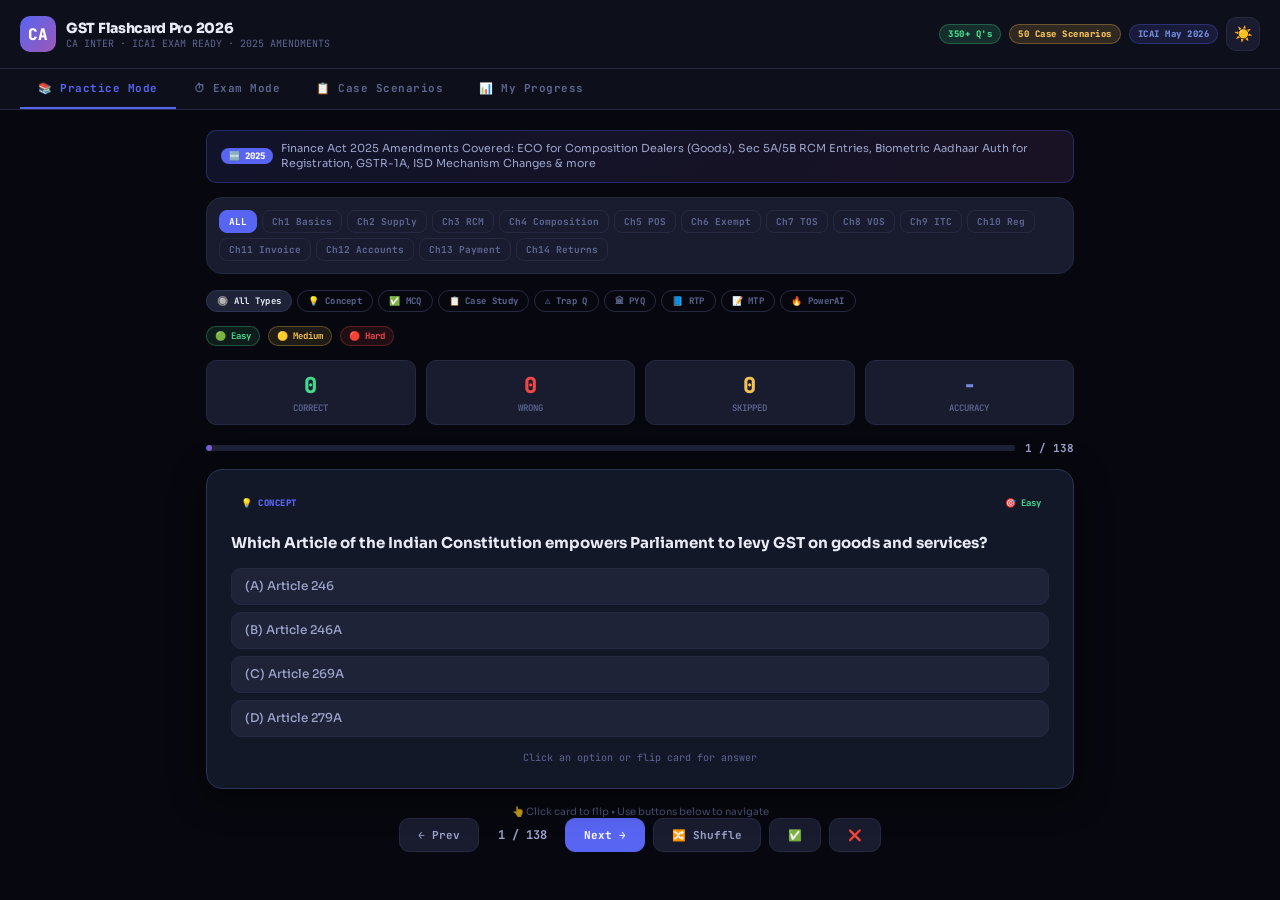
<file: GST-Flashcard-Pro-2026 MCQ.html>
<!DOCTYPE html>
<html lang="en">
<head>
<meta charset="UTF-8">
<meta name="viewport" content="width=device-width, initial-scale=1.0">
<title>CA Inter GST Flashcard Pro 2026 | ICAI Exam Ready</title>
<style>
@import url('https://fonts.googleapis.com/css2?family=Sora:wght@300;400;600;700;800&family=JetBrains+Mono:wght@400;700&display=swap');

:root {
  --bg: #07080f;
  --bg2: #0d0f1a;
  --bg3: #121520;
  --surface: #181c2e;
  --surface2: #1e2338;
  --border: #252a40;
  --border2: #2e3454;
  --text: #e8eaf6;
  --text2: #9ba3c9;
  --text3: #5d6591;
  --accent: #5865f2;
  --accent2: #7289da;
  --gold: #f4c055;
  --green: #43d98e;
  --red: #f04747;
  --orange: #fa8231;
  --purple: #9b59b6;
  --cyan: #4dd0e1;
  --pink: #e91e63;
  --card-front: #131829;
  --card-back: #0e1f14;
  --shadow: 0 8px 32px rgba(0,0,0,0.6);
  --radius: 16px;
  --font: 'Sora', sans-serif;
  --mono: 'JetBrains Mono', monospace;
}
.light {
  --bg: #f0f2f8;
  --bg2: #e8ecf5;
  --bg3: #dde2f0;
  --surface: #ffffff;
  --surface2: #f5f7ff;
  --border: #d0d6ee;
  --border2: #bcc4e4;
  --text: #1a1f3c;
  --text2: #4a5280;
  --text3: #8892b0;
  --card-front: #ffffff;
  --card-back: #f0fff6;
  --shadow: 0 8px 32px rgba(0,0,0,0.12);
}

*{box-sizing:border-box;margin:0;padding:0}
body{font-family:var(--font);background:var(--bg);color:var(--text);min-height:100vh;transition:background .3s,color .3s}

/* ── HEADER ── */
.header{padding:16px 20px;background:var(--bg2);border-bottom:1px solid var(--border);display:flex;align-items:center;justify-content:space-between;flex-wrap:wrap;gap:10px;position:sticky;top:0;z-index:100;backdrop-filter:blur(12px)}
.logo{display:flex;align-items:center;gap:10px}
.logo-icon{width:36px;height:36px;background:linear-gradient(135deg,var(--accent),var(--purple));border-radius:10px;display:flex;align-items:center;justify-content:center;font-size:16px;font-weight:900;color:#fff;font-family:var(--mono)}
.logo-text h1{font-size:14px;font-weight:800;color:var(--text);letter-spacing:-.3px}
.logo-text p{font-size:10px;color:var(--text3);font-family:var(--mono)}
.header-right{display:flex;align-items:center;gap:8px}
.badge{font-size:9px;font-weight:800;padding:3px 8px;border-radius:20px;letter-spacing:.5px;font-family:var(--mono)}
.badge-green{background:rgba(67,217,142,.15);color:var(--green);border:1px solid rgba(67,217,142,.3)}
.badge-gold{background:rgba(244,192,85,.15);color:var(--gold);border:1px solid rgba(244,192,85,.3)}
.badge-blue{background:rgba(88,101,242,.15);color:var(--accent2);border:1px solid rgba(88,101,242,.3)}
.icon-btn{width:34px;height:34px;border-radius:10px;border:1px solid var(--border);background:var(--surface);color:var(--text2);cursor:pointer;display:flex;align-items:center;justify-content:center;font-size:15px;transition:all .2s}
.icon-btn:hover{border-color:var(--accent);color:var(--accent)}

/* ── TABS ── */
.tabs-wrapper{background:var(--bg2);border-bottom:1px solid var(--border);padding:0 20px}
.mode-tabs{display:flex;gap:0}
.mode-tab{padding:12px 18px;font-size:11px;font-weight:700;color:var(--text3);cursor:pointer;border-bottom:2px solid transparent;transition:all .2s;white-space:nowrap;font-family:var(--mono);letter-spacing:.5px}
.mode-tab.active{color:var(--accent);border-bottom-color:var(--accent)}
.mode-tab:hover:not(.active){color:var(--text2)}

/* ── MAIN LAYOUT ── */
.main{max-width:900px;margin:0 auto;padding:20px 16px}

/* ── CHAPTER FILTER ── */
.chapter-bar{display:flex;flex-wrap:wrap;gap:5px;margin-bottom:16px;padding:12px;background:var(--surface);border-radius:var(--radius);border:1px solid var(--border)}
.ch-btn{font-size:9.5px;font-weight:700;padding:4px 9px;border-radius:8px;cursor:pointer;border:1px solid var(--border);background:transparent;color:var(--text3);transition:all .15s;font-family:var(--mono)}
.ch-btn:hover{border-color:var(--accent2);color:var(--text2)}
.ch-btn.active{background:var(--accent);border-color:var(--accent);color:#fff}

/* ── CATEGORY PILLS ── */
.pill-bar{display:flex;flex-wrap:wrap;gap:5px;margin-bottom:14px}
.pill{font-size:9px;font-weight:700;padding:4px 10px;border-radius:20px;cursor:pointer;border:1px solid var(--border);background:transparent;color:var(--text3);transition:all .15s;font-family:var(--mono);letter-spacing:.3px}
.pill:hover{color:var(--text)}
.pill.active{color:#fff}
.pill-concept.active{background:rgba(88,101,242,.8);border-color:var(--accent)}
.pill-mcq.active{background:rgba(67,217,142,.8);border-color:var(--green)}
.pill-case.active{background:rgba(250,130,49,.8);border-color:var(--orange)}
.pill-trap.active{background:rgba(240,71,71,.8);border-color:var(--red)}
.pill-pyq.active{background:rgba(155,89,182,.8);border-color:var(--purple)}
.pill-rtp.active{background:rgba(77,208,225,.8);border-color:var(--cyan)}
.pill-mtp.active{background:rgba(244,192,85,.8);border-color:var(--gold)}
.pill-hard.active{background:rgba(233,30,99,.8);border-color:var(--pink)}
.pill-all.active{background:var(--surface2);border-color:var(--border2);color:var(--text)}

/* ── PROGRESS ── */
.progress-row{display:flex;align-items:center;gap:10px;margin-bottom:14px}
.progress-track{flex:1;height:6px;background:var(--surface2);border-radius:3px;overflow:hidden}
.progress-fill{height:100%;background:linear-gradient(90deg,var(--accent),var(--purple));border-radius:3px;transition:width .4s ease}
.progress-text{font-size:11px;font-weight:700;color:var(--text2);font-family:var(--mono);white-space:nowrap}

/* ── DIFFICULTY LEGEND ── */
.diff-row{display:flex;gap:8px;margin-bottom:14px;flex-wrap:wrap}
.diff-badge{font-size:9px;font-weight:700;padding:3px 8px;border-radius:20px;font-family:var(--mono)}
.diff-easy{background:rgba(67,217,142,.1);color:var(--green);border:1px solid rgba(67,217,142,.3)}
.diff-medium{background:rgba(244,192,85,.1);color:var(--gold);border:1px solid rgba(244,192,85,.3)}
.diff-hard{background:rgba(240,71,71,.1);color:var(--red);border:1px solid rgba(240,71,71,.3)}

/* ── FLIP CARD ── */
.card-scene{perspective:1200px;min-height:320px;margin-bottom:16px;cursor:pointer}
.card-wrapper{width:100%;height:100%;position:relative;transform-style:preserve-3d;transition:transform .55s cubic-bezier(.4,.2,.2,1);min-height:320px}
.card-wrapper.flipped{transform:rotateY(180deg)}
.card-face{position:absolute;width:100%;height:100%;backface-visibility:hidden;border-radius:var(--radius);padding:24px;border:1px solid var(--border2);display:flex;flex-direction:column}
.card-front{background:var(--card-front);box-shadow:var(--shadow)}
.card-back{background:var(--card-back);transform:rotateY(180deg);box-shadow:var(--shadow)}
.card-header{display:flex;align-items:center;justify-content:space-between;margin-bottom:16px}
.card-type{font-size:9px;font-weight:800;padding:3px 10px;border-radius:20px;font-family:var(--mono);letter-spacing:.5px}
.card-diff{font-size:9px;font-weight:700;padding:2px 8px;border-radius:12px;font-family:var(--mono)}
.card-body{flex:1;display:flex;flex-direction:column;justify-content:center}
.card-q{font-size:15px;font-weight:700;line-height:1.5;color:var(--text);margin-bottom:14px}
.card-options{display:flex;flex-direction:column;gap:7px}
.card-option{font-size:12px;padding:9px 13px;border-radius:10px;background:var(--surface2);border:1px solid var(--border);color:var(--text2);line-height:1.4;transition:all .2s;font-weight:500}
.card-option:hover{border-color:var(--accent2);color:var(--text)}
.card-option.correct{background:rgba(67,217,142,.12);border-color:var(--green);color:var(--green)}
.card-option.wrong{background:rgba(240,71,71,.1);border-color:var(--red);color:var(--red)}
.card-hint{font-size:10px;color:var(--text3);font-family:var(--mono);text-align:center;margin-top:10px}
/* Back face */
.card-ans-label{font-size:9px;font-weight:800;color:var(--green);font-family:var(--mono);letter-spacing:1px;margin-bottom:8px}
.card-ans{font-size:15px;font-weight:700;color:var(--green);margin-bottom:12px;line-height:1.4}
.card-exp{font-size:12px;color:var(--text2);line-height:1.6;background:var(--surface2);border-radius:10px;padding:12px;border-left:3px solid var(--accent)}
.card-trap{font-size:11px;color:var(--orange);background:rgba(250,130,49,.08);border-radius:8px;padding:8px 12px;margin-top:10px;border:1px dashed rgba(250,130,49,.3)}
.card-law{font-size:10px;color:var(--text3);font-family:var(--mono);margin-top:10px}
.flip-hint{font-size:10px;color:var(--text3);text-align:center;margin-top:12px;opacity:.7}

/* ── CONTROLS ── */
.controls{display:flex;align-items:center;justify-content:center;gap:8px;margin-bottom:20px;flex-wrap:wrap}
.ctrl-btn{padding:9px 18px;border-radius:10px;font-size:11px;font-weight:700;cursor:pointer;border:1px solid var(--border);background:var(--surface);color:var(--text2);transition:all .2s;font-family:var(--mono);display:flex;align-items:center;gap:6px}
.ctrl-btn:hover{border-color:var(--accent);color:var(--accent)}
.ctrl-btn.primary{background:var(--accent);border-color:var(--accent);color:#fff}
.ctrl-btn.primary:hover{background:#4752c4}
.card-counter{font-size:12px;font-weight:700;color:var(--text2);font-family:var(--mono);min-width:70px;text-align:center}

/* ── SCORE TRACKER ── */
.score-bar{display:flex;gap:10px;margin-bottom:16px;flex-wrap:wrap}
.score-item{flex:1;min-width:80px;background:var(--surface);border-radius:10px;border:1px solid var(--border);padding:10px;text-align:center}
.score-num{font-size:22px;font-weight:800;font-family:var(--mono)}
.score-label{font-size:9px;color:var(--text3);font-weight:600;margin-top:2px;font-family:var(--mono)}
.score-green .score-num{color:var(--green)}
.score-red .score-num{color:var(--red)}
.score-gold .score-num{color:var(--gold)}
.score-blue .score-num{color:var(--accent2)}

/*/* ── CASE SCENARIOS ── */
.cs-opt{border-radius:10px;padding:10px 14px;font-size:12px;line-height:1.5;transition:border-color .15s,background .15s;user-select:none}
#cs-search:focus{border-color:var(--accent);outline:none}
#cs-search::placeholder{color:var(--text3)}

/* ── EXAM MODE ── */
.exam-timer{display:flex;align-items:center;gap:12px;background:var(--surface);border-radius:12px;padding:12px 16px;margin-bottom:16px;border:1px solid var(--border)}
.timer-display{font-size:24px;font-weight:800;font-family:var(--mono);color:var(--gold);letter-spacing:2px}
.timer-label{font-size:10px;color:var(--text3);font-family:var(--mono)}
.timer-danger .timer-display{color:var(--red);animation:pulse .8s infinite}
@keyframes pulse{0%,100%{opacity:1}50%{opacity:.5}}
.exam-progress-detail{font-size:11px;color:var(--text2);font-family:var(--mono);margin-left:auto}

/* ── RESULTS PANEL ── */
.results-panel{background:var(--surface);border-radius:var(--radius);border:1px solid var(--border);padding:28px;text-align:center;margin-top:20px}
.results-score{font-size:52px;font-weight:800;font-family:var(--mono);background:linear-gradient(135deg,var(--green),var(--accent));-webkit-background-clip:text;-webkit-text-fill-color:transparent;background-clip:text}
.results-grade{font-size:18px;font-weight:700;margin:8px 0 16px}
.results-stats{display:flex;justify-content:center;gap:24px;flex-wrap:wrap;margin-bottom:20px}
.results-stat{text-align:center}
.results-stat-num{font-size:24px;font-weight:800;font-family:var(--mono)}
.results-stat-label{font-size:10px;color:var(--text3);font-family:var(--mono)}
.results-breakdown{background:var(--bg2);border-radius:10px;padding:14px;margin-bottom:20px;text-align:left}
.rb-row{display:flex;justify-content:space-between;padding:6px 0;border-bottom:1px solid var(--border);font-size:11px;font-family:var(--mono)}
.rb-row:last-child{border-bottom:none}

/* ── SECTIONS ── */
.section{display:none}
.section.active{display:block}

/* ── LOADER ── */
.card-loader{display:flex;align-items:center;justify-content:center;min-height:300px;font-size:13px;color:var(--text3);font-family:var(--mono)}

/* ── QUICK REF MINI ── */
.qref-panel{background:var(--surface);border-radius:var(--radius);border:1px solid var(--border);padding:16px;margin-top:16px}
.qref-title{font-size:11px;font-weight:800;color:var(--accent2);font-family:var(--mono);margin-bottom:10px;letter-spacing:.5px}
.qref-grid{display:grid;grid-template-columns:repeat(auto-fill,minmax(200px,1fr));gap:8px}
.qref-item{background:var(--bg2);border-radius:8px;padding:8px 10px;border:1px solid var(--border)}
.qref-key{font-size:9px;font-weight:800;color:var(--text3);font-family:var(--mono);margin-bottom:3px}
.qref-val{font-size:11px;font-weight:600;color:var(--text)}

/* ── AMENDMENT BANNER ── */
.amend-banner{background:linear-gradient(135deg,rgba(88,101,242,.12),rgba(155,89,182,.12));border:1px solid rgba(88,101,242,.3);border-radius:10px;padding:10px 14px;margin-bottom:14px;display:flex;align-items:center;gap:8px}
.amend-tag{font-size:9px;font-weight:800;background:var(--accent);color:#fff;padding:2px 8px;border-radius:20px;font-family:var(--mono);white-space:nowrap}
.amend-text{font-size:11px;color:var(--text2);line-height:1.4}

/* ── RESPONSIVE ── */
@media(max-width:640px){
  .main{padding:12px 10px}
  .header{padding:10px 14px}
  .card-q{font-size:13px}
  .card-face{padding:16px}
  .results-score{font-size:40px}
  .mode-tab{padding:10px 12px;font-size:10px}
}

/* ── ANIMATIONS ── */
.card-enter{animation:slideIn .35s ease}
@keyframes slideIn{from{opacity:0;transform:translateY(12px)}to{opacity:1;transform:translateY(0)}}
.flash-correct{animation:flashG .5s ease}
.flash-wrong{animation:flashR .5s ease}
@keyframes flashG{0%,100%{box-shadow:var(--shadow)}50%{box-shadow:0 0 30px rgba(67,217,142,.5)}}
@keyframes flashR{0%,100%{box-shadow:var(--shadow)}50%{box-shadow:0 0 30px rgba(240,71,71,.5)}}

/* ── NOTIFICATION ── */
.notif{position:fixed;bottom:20px;right:20px;background:var(--surface);border:1px solid var(--border2);border-radius:12px;padding:12px 18px;font-size:12px;font-weight:600;color:var(--text);box-shadow:var(--shadow);transform:translateY(100px);transition:transform .3s;z-index:999;font-family:var(--mono)}
.notif.show{transform:translateY(0)}

/* ── CHAPTER COLORS ── */
.ch1{--chcol:#5865f2}.ch2{--chcol:#43d98e}.ch3{--chcol:#fa8231}.ch4{--chcol:#f4c055}
.ch5{--chcol:#4dd0e1}.ch6{--chcol:#9b59b6}.ch7{--chcol:#e91e63}.ch8{--chcol:#00bcd4}
.ch9{--chcol:#ff5722}.ch10{--chcol:#8bc34a}.ch11{--chcol:#ffc107}.ch12{--chcol:#03a9f4}
.ch13{--chcol:#e91e63}.ch14{--chcol:#673ab7}
</style>
</head>
<body>

<!-- ═══ HEADER ═══ -->
<div class="header">
  <div class="logo">
    <div class="logo-icon">CA</div>
    <div class="logo-text">
      <h1>GST Flashcard Pro 2026</h1>
      <p>CA INTER · ICAI EXAM READY · 2025 AMENDMENTS</p>
    </div>
  </div>
  <div class="header-right">
    <span class="badge badge-green">350+ Q's</span>
    <span class="badge badge-gold">50 Case Scenarios</span>
    <span class="badge badge-blue">ICAI May 2026</span>
    <button class="icon-btn" id="darkBtn" onclick="toggleDark()" title="Toggle Dark/Light">☀️</button>
  </div>
</div>

<!-- ═══ MODE TABS ═══ -->
<div class="tabs-wrapper">
  <div class="mode-tabs">
    <div class="mode-tab active" onclick="setMode('practice')">📚 Practice Mode</div>
    <div class="mode-tab" onclick="setMode('exam')">⏱ Exam Mode</div>
    <div class="mode-tab" onclick="setMode('case')">📋 Case Scenarios</div>
    <div class="mode-tab" onclick="setMode('results')">📊 My Progress</div>
  </div>
</div>

<div class="main">

<!-- ═══ AMENDMENT BANNER ═══ -->
<div class="amend-banner">
  <span class="amend-tag">🆕 2025</span>
  <span class="amend-text">Finance Act 2025 Amendments Covered: ECO for Composition Dealers (Goods), Sec 5A/5B RCM Entries, Biometric Aadhaar Auth for Registration, GSTR-1A, ISD Mechanism Changes & more</span>
</div>

<!-- ═══ PRACTICE SECTION ═══ -->
<div class="section active" id="sec-practice">

  <!-- Chapter Bar -->
  <div class="chapter-bar">
    <button class="ch-btn active" onclick="filterChapter('ALL')">ALL</button>
    <button class="ch-btn" onclick="filterChapter('CH1')">Ch1 Basics</button>
    <button class="ch-btn" onclick="filterChapter('CH2')">Ch2 Supply</button>
    <button class="ch-btn" onclick="filterChapter('CH3')">Ch3 RCM</button>
    <button class="ch-btn" onclick="filterChapter('CH4')">Ch4 Composition</button>
    <button class="ch-btn" onclick="filterChapter('CH5')">Ch5 POS</button>
    <button class="ch-btn" onclick="filterChapter('CH6')">Ch6 Exempt</button>
    <button class="ch-btn" onclick="filterChapter('CH7')">Ch7 TOS</button>
    <button class="ch-btn" onclick="filterChapter('CH8')">Ch8 VOS</button>
    <button class="ch-btn" onclick="filterChapter('CH9')">Ch9 ITC</button>
    <button class="ch-btn" onclick="filterChapter('CH10')">Ch10 Reg</button>
    <button class="ch-btn" onclick="filterChapter('CH11')">Ch11 Invoice</button>
    <button class="ch-btn" onclick="filterChapter('CH12')">Ch12 Accounts</button>
    <button class="ch-btn" onclick="filterChapter('CH13')">Ch13 Payment</button>
    <button class="ch-btn" onclick="filterChapter('CH14')">Ch14 Returns</button>
  </div>

  <!-- Category Pills -->
  <div class="pill-bar">
    <button class="pill pill-all active" onclick="filterCat('ALL')">🔘 All Types</button>
    <button class="pill pill-concept" onclick="filterCat('CONCEPT')">💡 Concept</button>
    <button class="pill pill-mcq" onclick="filterCat('MCQ')">✅ MCQ</button>
    <button class="pill pill-case" onclick="filterCat('CASE')">📋 Case Study</button>
    <button class="pill pill-trap" onclick="filterCat('TRAP')">⚠️ Trap Q</button>
    <button class="pill pill-pyq" onclick="filterCat('PYQ')">🏛 PYQ</button>
    <button class="pill pill-rtp" onclick="filterCat('RTP')">📘 RTP</button>
    <button class="pill pill-mtp" onclick="filterCat('MTP')">📝 MTP</button>
    <button class="pill pill-hard" onclick="filterCat('HARD')">🔥 PowerAI</button>
  </div>

  <!-- Diff + Progress -->
  <div class="diff-row">
    <span class="diff-badge diff-easy">🟢 Easy</span>
    <span class="diff-badge diff-medium">🟡 Medium</span>
    <span class="diff-badge diff-hard">🔴 Hard</span>
  </div>

  <!-- Score Bar -->
  <div class="score-bar">
    <div class="score-item score-green"><div class="score-num" id="sc-correct">0</div><div class="score-label">CORRECT</div></div>
    <div class="score-item score-red"><div class="score-num" id="sc-wrong">0</div><div class="score-label">WRONG</div></div>
    <div class="score-item score-gold"><div class="score-num" id="sc-skip">0</div><div class="score-label">SKIPPED</div></div>
    <div class="score-item score-blue"><div class="score-num" id="sc-pct">-</div><div class="score-label">ACCURACY</div></div>
  </div>

  <!-- Progress -->
  <div class="progress-row">
    <div class="progress-track"><div class="progress-fill" id="prog-fill" style="width:0%"></div></div>
    <div class="progress-text" id="prog-text">0 / 0</div>
  </div>

  <!-- FLASHCARD -->
  <div class="card-scene" id="card-scene" onclick="flipCard()">
    <div class="card-wrapper" id="card-wrapper">
      <div class="card-face card-front" id="card-front"></div>
      <div class="card-face card-back" id="card-back"></div>
    </div>
  </div>
  <div class="flip-hint">👆 Click card to flip • Use buttons below to navigate</div>

  <!-- Controls -->
  <div class="controls">
    <button class="ctrl-btn" onclick="prevCard()">← Prev</button>
    <span class="card-counter" id="card-counter">1 / 1</span>
    <button class="ctrl-btn primary" onclick="nextCard()">Next →</button>
    <button class="ctrl-btn" onclick="shuffleCards()" title="Shuffle">🔀 Shuffle</button>
    <button class="ctrl-btn" onclick="markCorrect()" title="Mark Correct">✅</button>
    <button class="ctrl-btn" onclick="markWrong()" title="Mark Wrong">❌</button>
  </div>
</div>

<!-- ═══ EXAM SECTION ═══ -->
<div class="section" id="sec-exam">
  <div id="exam-setup">
    <div class="results-panel" style="margin-top:0">
      <div style="font-size:28px;margin-bottom:12px">⏱</div>
      <div style="font-size:20px;font-weight:800;margin-bottom:8px">Exam Mode</div>
      <div style="font-size:13px;color:var(--text2);margin-bottom:24px;line-height:1.5">Simulate ICAI exam conditions.<br>30 questions · 45 minutes · MCQ format</div>
      <div style="display:flex;flex-wrap:wrap;gap:10px;justify-content:center;margin-bottom:20px">
        <label style="font-size:12px;color:var(--text2);display:flex;align-items:center;gap:6px;cursor:pointer;font-family:var(--mono)">
          <input type="radio" name="examq" value="15"> Quick (15Q / 20min)
        </label>
        <label style="font-size:12px;color:var(--text2);display:flex;align-items:center;gap:6px;cursor:pointer;font-family:var(--mono)">
          <input type="radio" name="examq" value="30" checked> Standard (30Q / 45min)
        </label>
        <label style="font-size:12px;color:var(--text2);display:flex;align-items:center;gap:6px;cursor:pointer;font-family:var(--mono)">
          <input type="radio" name="examq" value="50"> Full Mock (50Q / 75min)
        </label>
      </div>
      <div style="display:flex;gap:8px;justify-content:center;flex-wrap:wrap">
        <button class="ctrl-btn primary" onclick="startExam()" style="font-size:13px;padding:11px 24px">Start Exam →</button>
      </div>
    </div>
  </div>

  <div id="exam-active" style="display:none">
    <div class="exam-timer">
      <div>
        <div class="timer-label">TIME REMAINING</div>
        <div class="timer-display" id="timer-display">45:00</div>
      </div>
      <div style="flex:1;height:6px;background:var(--surface2);border-radius:3px;margin:0 16px;overflow:hidden">
        <div id="timer-bar" style="height:100%;background:var(--gold);border-radius:3px;transition:width 1s linear"></div>
      </div>
      <div class="exam-progress-detail" id="exam-q-counter">Q 1 / 30</div>
    </div>

    <div class="card-scene" id="exam-card-scene" style="cursor:default">
      <div class="card-wrapper" id="exam-card-wrapper">
        <div class="card-face card-front" id="exam-card-front"></div>
        <div class="card-face card-back" id="exam-card-back" style="display:none"></div>
      </div>
    </div>

    <div class="controls" style="margin-top:12px">
      <button class="ctrl-btn" onclick="examSkip()">Skip →</button>
      <button class="ctrl-btn" style="color:var(--red);border-color:var(--red)" onclick="endExamEarly()">End Exam</button>
    </div>
  </div>
</div>

<!-- ═══ PROGRESS SECTION ═══ -->
<div class="section" id="sec-results">
  <div class="results-panel" style="margin-top:0">
    <div style="font-size:24px;margin-bottom:16px">📊 Your Progress</div>
    <div class="score-bar" style="justify-content:center">
      <div class="score-item score-green"><div class="score-num" id="pr-correct">0</div><div class="score-label">CORRECT</div></div>
      <div class="score-item score-red"><div class="score-num" id="pr-wrong">0</div><div class="score-label">WRONG</div></div>
      <div class="score-item score-gold"><div class="score-num" id="pr-total">0</div><div class="score-label">ATTEMPTED</div></div>
      <div class="score-item score-blue"><div class="score-num" id="pr-pct">0%</div><div class="score-label">ACCURACY</div></div>
    </div>
    <div class="results-breakdown" id="pr-breakdown">
      <div style="font-size:11px;color:var(--text3);font-family:var(--mono);text-align:center">No exam results yet. Complete an exam first!</div>
    </div>
    <button class="ctrl-btn primary" onclick="resetProgress()">🔄 Reset Progress</button>
  </div>
</div>

<!-- ═══ CASE SCENARIOS SECTION ═══ -->
<div class="section" id="sec-case">

  <!-- Case Scenario Navigator -->
  <div id="cs-list-view">
    <div style="display:flex;align-items:center;justify-content:space-between;flex-wrap:wrap;gap:8px;margin-bottom:12px">
      <div style="font-size:13px;font-weight:800;color:var(--text)">📋 ICAI Case Scenario Booklet — May 2026</div>
      <div style="font-size:10px;color:var(--text3);font-family:var(--mono)">50 Scenarios · 199 MCQs · Official ICAI Source</div>
    </div>
    <div style="position:relative;margin-bottom:12px">
      <input id="cs-search" type="text" placeholder="🔍  Search scenarios..." oninput="filterScenarios()"
        style="width:100%;padding:10px 14px;background:var(--surface);border:1px solid var(--border);border-radius:10px;color:var(--text);font-size:12px;font-family:var(--font);outline:none">
    </div>
    <div id="cs-grid" style="display:grid;grid-template-columns:repeat(auto-fill,minmax(155px,1fr));gap:8px"></div>
  </div>

  <!-- Individual Scenario View -->
  <div id="cs-scenario-view" style="display:none">
    <button onclick="showCsList()" class="ctrl-btn" style="margin-bottom:12px;font-size:11px">← All Scenarios</button>
    <div style="background:var(--surface);border:1px solid var(--border);border-radius:var(--radius);padding:14px 16px;margin-bottom:12px">
      <div style="font-size:9px;font-weight:800;color:var(--accent);font-family:var(--mono);letter-spacing:1px;margin-bottom:6px" id="cs-scenario-label">CASE SCENARIO 1</div>
      <div style="font-size:12px;line-height:1.75;color:var(--text2)" id="cs-context-text"></div>
    </div>
    <div style="display:flex;align-items:center;gap:10px;margin-bottom:10px">
      <div style="flex:1;height:5px;background:var(--surface2);border-radius:3px;overflow:hidden">
        <div id="cs-prog-bar" style="height:100%;background:var(--accent);border-radius:3px;transition:width .4s"></div>
      </div>
      <div style="font-size:10px;font-family:var(--mono);color:var(--text3)" id="cs-prog-text">Q 0/0</div>
    </div>
    <div style="display:flex;gap:8px;margin-bottom:12px;flex-wrap:wrap">
      <div style="font-size:10px;font-family:var(--mono);background:rgba(67,217,142,.12);color:var(--green);border:1px solid rgba(67,217,142,.3);padding:3px 10px;border-radius:20px">✅ <span id="cs-sc-correct">0</span> Correct</div>
      <div style="font-size:10px;font-family:var(--mono);background:rgba(240,71,71,.12);color:var(--red);border:1px solid rgba(240,71,71,.3);padding:3px 10px;border-radius:20px">❌ <span id="cs-sc-wrong">0</span> Wrong</div>
      <div style="font-size:10px;font-family:var(--mono);background:rgba(244,192,85,.12);color:var(--gold);border:1px solid rgba(244,192,85,.3);padding:3px 10px;border-radius:20px">⏭ <span id="cs-sc-skip">0</span> Skipped</div>
    </div>
    <div id="cs-mcq-area"></div>
    <div class="controls" style="margin-top:12px">
      <button class="ctrl-btn" onclick="csPrev()">← Prev</button>
      <button class="ctrl-btn primary" onclick="csNext()" id="cs-next-btn">Next →</button>
      <button class="ctrl-btn" onclick="csSkip()" style="color:var(--text3)">Skip</button>
    </div>
    <div id="cs-results" style="display:none;margin-top:16px"></div>
  </div>

</div>

</div><!-- end .main -->

<!-- Notification -->
<div class="notif" id="notif"></div>

<script>
// ═══════════════════════════════════════════════════════════
// GST QUESTION BANK — 150+ ICAI-ORIENTED QUESTIONS
// ═══════════════════════════════════════════════════════════
const QUESTIONS = [
// ─── CHAPTER 1: BASICS ───────────────────────────────────
{id:1,ch:'CH1',cat:'CONCEPT',diff:'Easy',type:'MCQ',
 q:'Which Article of the Indian Constitution empowers Parliament to levy GST on goods and services?',
 opts:['Article 246','Article 246A','Article 269A','Article 279A'],
 ans:1,exp:'Article 246A (inserted by 101st Constitutional Amendment, 2016) empowers both Parliament and State Legislatures to levy GST. Article 269A deals with levy/collection of GST by the Union on inter-State trade.',
 law:'Art 246A, Constitution of India'},

{id:2,ch:'CH1',cat:'MCQ',diff:'Easy',type:'MCQ',
 q:'The GST Council is constituted under which Article of the Constitution?',
 opts:['Article 269A','Article 279A','Article 246A','Article 248'],
 ans:1,exp:'Article 279A provides for the GST Council. The Council is chaired by the Union Finance Minister with state finance ministers as members. It makes recommendations on GST laws, rates, etc.',
 law:'Art 279A, Constitution of India'},

{id:3,ch:'CH1',cat:'TRAP',diff:'Medium',type:'MCQ',
 q:'GST applies to the whole of India EXCEPT:',
 opts:['Jammu & Kashmir','Andaman & Nicobar Islands','Lakshadweep','None — GST applies to entire India including J&K'],
 ans:3,exp:'TRAP: Since 2019, GST applies uniformly to ALL states including J&K. J&K GST Act, 2017 was enacted separately. Earlier, J&K had special provisions but NOT anymore. All 28 states + 8 UTs covered.',
 trap:'Many students wrongly exclude J&K. After J&K Reorganisation Act 2019, full GST applies.',
 law:'CGST Act Sec 1(2)'},

{id:4,ch:'CH1',cat:'MCQ',diff:'Easy',type:'MCQ',
 q:'Which of the following is NOT a GST Act in India?',
 opts:['CGST Act 2017','IGST Act 2017','UTGST Act 2017','FGST Act 2017'],
 ans:3,exp:'There are 4 GST Acts: CGST, IGST, UTGST, and State GST Acts (one per state). There is NO "FGST" (Federal GST). The Compensation Cess Act is separate but not called a GST Act.',
 law:'Four GST Acts'},

{id:5,ch:'CH1',cat:'PYQ',diff:'Medium',type:'MCQ',
 q:'[PYQ Nov 2023] GST rate on rough diamonds is:',
 opts:['0.25%','3%','5%','Exempt'],
 ans:0,exp:'Rough diamonds attract GST at 0.25% (CGST + SGST = 0.125% + 0.125%). Gold/silver/precious metals = 3%. This is a special rate. Remember: 0.25% → Rough Diamonds; 3% → Gold.',
 law:'Schedule I to CGST Act'},

{id:6,ch:'CH1',cat:'CONCEPT',diff:'Easy',type:'CONCEPT',
 q:'What is "Aggregate Turnover" under GST? (Key for threshold limits)',
 opts:['Taxable supplies only','Taxable + Exempt + Exports – Inward RCM supplies (all India, all GSTINs)','Taxable + Exempt + Exports + Inward RCM','Only GSTIN-level turnover'],
 ans:1,exp:'Aggregate Turnover = Taxable Supplies + Exempt Supplies + Zero-rated Supplies + Inter-state supplies of same PAN. EXCLUDES: Value of inward supplies on which tax is payable under RCM + CGST/SGST/IGST/Compensation Cess. Computed at PAN-India level.',
 law:'Sec 2(6) CGST Act'},

{id:7,ch:'CH1',cat:'TRAP',diff:'Hard',type:'MCQ',
 q:'TRAP: "Distinct Persons" under GST means:',
 opts:['Two companies with same promoters','Establishments of the same person in different States/UTs','Employer and employee','Holding and Subsidiary company'],
 ans:1,exp:'Distinct Person = Same taxpayer having registrations in different states/UTs. Example: M/s XYZ has GSTIN in Delhi and Mumbai — they are "distinct persons" to each other for GST purposes. Supplies between them are taxable even though it is the same legal entity.',
 law:'Sec 25(4) CGST Act'},

// ─── CHAPTER 2: SUPPLY ───────────────────────────────────
{id:8,ch:'CH2',cat:'CONCEPT',diff:'Easy',type:'CONCEPT',
 q:'What is "Supply" under GST? (Sec 7 — the cornerstone)',
 opts:['Only sale of goods','Only provision of services','All forms of supply of G/S including exchange, barter, transfer, rental, made for a consideration in the course or furtherance of business','Only taxable transactions'],
 ans:2,exp:'Supply (Sec 7) includes ALL forms: Sale, Transfer, Barter, Exchange, License, Rental, Lease, Disposal made for CONSIDERATION in COURSE OR FURTHERANCE of BUSINESS. Key: Both consideration AND business nexus required (unless Schedule I applies).',
 law:'Sec 7(1) CGST Act'},

{id:9,ch:'CH2',cat:'TRAP',diff:'Hard',type:'MCQ',
 q:'TRAP: Supply of goods/services between an employer and employee is:',
 opts:['Always taxable as it is a supply','Always exempt','Taxable only if consideration is paid','NOT a supply as per Schedule III — UNLESS it is a supply of gifts exceeding ₹50,000 in a FY'],
 ans:3,exp:'Schedule III (negative list) — Services by employee to employer in course of employment are NOT supply. BUT gifts from employer to employee exceeding ₹50,000/FY are TAXABLE (Schedule I Entry 2 exception). Very common trap!',
 trap:'₹50,000 limit is per employee per FY. Below ₹50,000 = not supply.',
 law:'Schedule I Entry 2, Schedule III Entry 1'},

{id:10,ch:'CH2',cat:'MCQ',diff:'Medium',type:'MCQ',
 q:'Which of the following is treated as SUPPLY even WITHOUT consideration?',
 opts:['Sale of goods between two unrelated parties','Permanent transfer of business assets on which ITC was availed','Lease of property to a tenant','Export of services'],
 ans:1,exp:'Schedule I lists supplies made without consideration that are still taxable: (1) Permanent transfer of business assets where ITC availed; (2) Supply between distinct/related persons; (3) Principal-agent transactions; (4) Import of services from related persons.',
 law:'Schedule I, CGST Act'},

{id:11,ch:'CH2',cat:'PYQ',diff:'Medium',type:'MCQ',
 q:'[PYQ May 2024] Lottery, betting, gambling and actionable claims — their treatment under GST:',
 opts:['Exempt from GST','Taxable as goods','Taxable as services under Schedule II','Treated as goods under Schedule III and taxable'],
 ans:3,exp:'Lottery, betting, gambling are treated as GOODS for GST purposes (Schedule III includes them but they are taxable under specific provisions). Lottery = 28% GST. Actionable claims other than lottery/betting/gambling = NOT supply (negative list).',
 law:'Schedule III Entry 6, CGST Act'},

{id:12,ch:'CH2',cat:'CASE',diff:'Hard',type:'CASE',
 q:'CASE STUDY: Ravi Industries, Pune gives a car to its Sales Manager Mr. Arjun (an employee) for personal use. The car was purchased by the company and ITC was availed on it. Is this a taxable supply?',
 opts:['No — employer-employee supplies are always exempt','Yes — because it is permanent transfer of asset where ITC was availed','No — personal use by employee is not a supply','Yes — but only if value exceeds ₹50,000'],
 ans:1,exp:'This is Schedule I Entry 1: Permanent transfer/disposal of business assets where ITC has been availed. The car was a business asset. ITC was availed. Giving it to employee permanently = taxable supply even without consideration. Value = open market value.',
 law:'Schedule I Entry 1, CGST Act'},

{id:13,ch:'CH2',cat:'RTP',diff:'Hard',type:'MCQ',
 q:'[RTP Nov 2024] A company provides a free sample to a potential customer (unrelated party). The sample cost is ₹500. The company had availed ITC on it. Tax implication?',
 opts:['Not taxable as no consideration','Taxable under Schedule I as ITC was availed','Exempt as it is a promotional activity','Taxable as services'],
 ans:1,exp:'Schedule I Entry 1 applies: Permanent transfer of business assets where ITC availed = taxable even without consideration. Free samples where ITC was availed = taxable supply. Value = OMV. However, if ITC was reversed/not availed, no GST on free samples.',
 law:'Schedule I Entry 1; Sec 17(5)(h) CGST Act'},

// ─── CHAPTER 3: CHARGE / RCM ─────────────────────────────
{id:14,ch:'CH3',cat:'CONCEPT',diff:'Easy',type:'CONCEPT',
 q:'Under Reverse Charge Mechanism (RCM), who is liable to pay tax to the Government?',
 opts:['Supplier of goods/services','Recipient of goods/services','The GST Council','Both supplier and recipient jointly'],
 ans:1,exp:'In RCM, the liability to pay GST shifts to the RECIPIENT (not supplier). The supplier need not charge GST. The recipient must self-assess, pay GST, and can then claim ITC (if eligible). Two types: Sec 9(3) — Notified services; Sec 9(4) — Unregistered → Registered person.',
 law:'Sec 9(3) and 9(4) CGST Act'},

{id:15,ch:'CH3',cat:'TRAP',diff:'Hard',type:'MCQ',
 q:'TRAP: GTA (Goods Transport Agency) provides transport services to a company. The GTA opts to pay GST at 12% under Forward Charge. What ITC can the company (recipient) claim?',
 opts:['Full ITC at 12%','No ITC — since it is a transport service','Full ITC — if GTA declares on invoice that FCM at 12% is chosen','Partial ITC at 5%'],
 ans:2,exp:'GTA has TWO options: (a) Pay @12% FCM — recipient gets FULL ITC, or (b) 5% FCM — NO ITC for recipient. The GTA MUST declare the chosen option on the invoice. If not declared, RCM applies to recipient @5%. Trap: Many confuse the rates and ITC eligibility.',
 trap:'12% FCM = Full ITC to recipient; 5% FCM = Zero ITC to recipient; RCM = 5% on recipient.',
 law:'Sec 9(3) CGST Act; Notification 11/2017'},

{id:16,ch:'CH3',cat:'MCQ',diff:'Medium',type:'MCQ',
 q:'Under Sec 9(3) RCM, which service does NOT attract reverse charge?',
 opts:['Legal services by advocate to business entity','Services by GTA for transport of goods','Sponsorship services to any company','Banking services to corporate'],
 ans:3,exp:'Banking services are NOT in the Sec 9(3) RCM list. They are Forward Charge. RCM applies to: Advocate legal services, GTA, Sponsorship services to body corporate, Director services, Insurance agent, Recovery agent, Author copyright, Security services (non-body corporate), etc.',
 law:'Notification 13/2017-CT (Rate)'},

{id:17,ch:'CH3',cat:'MCQ',diff:'Medium',type:'MCQ',
 q:'Renting of residential dwelling by an UNREGISTERED person to a Registered Person (RP) — GST treatment under 2022 amendment:',
 opts:['Exempt — residential use','Taxable under RCM — recipient (RP) pays GST','Taxable under FCM — supplier pays','Taxable only if rent exceeds ₹20,000/month'],
 ans:1,exp:'2022 Amendment: If unregistered person rents residential dwelling to RP — RCM applies. RP must pay GST. BUT if the same RP uses it as residence (not for business), no GST. Key: URP → RP for residential purpose = EXEMPT; URP → RP rented as business = RCM. Trap: RP who is a sole proprietor using it as residence = EXEMPT if proven.',
 law:'Entry 3, Notification 13/2017 (as amended 2022)'},

{id:18,ch:'CH3',cat:'MTP',diff:'Hard',type:'MCQ',
 q:'[MTP Mar 2024] Zomato (ECO) provides food delivery services. A restaurant NOT in a hotel charges ₹1,000 for food. Who pays GST under Sec 9(5)?',
 opts:['Restaurant pays FCM @5%','Zomato (ECO) pays @5%','No GST on food delivery','Both Zomato and restaurant pay proportionally'],
 ans:1,exp:'Sec 9(5): For restaurant services via ECO, the ECO (Zomato/Swiggy) pays the tax on behalf of the restaurant. Exception: If restaurant is in a specified premises (hotel tariff > ₹7,500/day/unit), the restaurant pays FCM. Regular restaurants via Zomato = ECO pays.',
 law:'Sec 9(5) CGST Act; Notification 17/2017'},

{id:19,ch:'CH3',cat:'HARD',diff:'Hard',type:'MCQ',
 q:'[PowerAI] Sec 9(4) — Promoter XYZ buys cement worth ₹10L from an unregistered dealer. The promoter\'s total input for construction project is ₹50L (80% threshold test). Applicable GST under RCM?',
 opts:['No RCM — cement is not in the list','RCM on entire ₹10L cement purchase','RCM only on the shortfall below 80% threshold','No RCM if promoter is composition dealer'],
 ans:1,exp:'Under Sec 9(4), if promoter buys CEMENT from URP — FULL RCM applies on cement (regardless of 80% test). The 80% threshold test applies only to Inputs/Input Services from RPs. Cement from URP → 100% RCM on promoter. Capital goods from URP → 100% RCM. This is an absolute rule for cement and capital goods.',
 law:'Notification 7/2019 CT(Rate); Sec 9(4) CGST Act'},

// ─── CHAPTER 4: COMPOSITION ──────────────────────────────
{id:20,ch:'CH4',cat:'MCQ',diff:'Easy',type:'MCQ',
 q:'A registered person opting for Composition Scheme under Sec 10(1) as a manufacturer can have maximum aggregate turnover of:',
 opts:['₹20 Lakh','₹40 Lakh','₹1.5 Crore (₹75L for special category states)','₹50 Lakh'],
 ans:2,exp:'Composition threshold for manufacturers and retailers under Sec 10(1): ₹1.5 Crore for most states. For Special Category States (NUSTA M3): ₹75 Lakh. For Sec 10(2A) Service providers: ₹50 Lakh. Remember: Sec 10(2A) service providers have separate lower limit.',
 law:'Sec 10(1) CGST Act; Notification 14/2019'},

{id:21,ch:'CH4',cat:'TRAP',diff:'Hard',type:'MCQ',
 q:'TRAP: A Composition Dealer can issue which of the following documents?',
 opts:['Tax Invoice with GST charged separately','Bill of Supply only','Both Tax Invoice and Bill of Supply','Receipt Voucher'],
 ans:1,exp:'Composition dealers CANNOT collect GST from customers, so they CANNOT issue Tax Invoice. They must issue BILL OF SUPPLY only. The bill must clearly state: "Composition Taxable Person, not eligible to collect tax on supplies." Issuing tax invoice = violation.',
 trap:'Common mistake: thinking composition dealers can issue tax invoice for taxable supplies. They CANNOT.',
 law:'Sec 31(3)(c), Rule 49 CGST Rules'},

{id:22,ch:'CH4',cat:'MCQ',diff:'Medium',type:'MCQ',
 q:'Which of these persons CANNOT opt for Composition Scheme?',
 opts:['A manufacturer of textiles with ₹1 Cr turnover','A trader with ₹80 Lakh turnover','A Casual Taxable Person (CTP)','A service provider with ₹40 Lakh turnover'],
 ans:2,exp:'CTP (Casual Taxable Person) and NRTP (Non-Resident Taxable Person) CANNOT opt for Composition. Also, persons supplying notified goods (ice cream, pan masala, tobacco, aerated water, fly ash bricks), inter-state supplies of goods, or through ECO (services) cannot opt. Sec 10(2A) allows service providers up to ₹50L.',
 law:'Sec 10(2) CGST Act'},

{id:23,ch:'CH4',cat:'MTP',diff:'Medium',type:'MCQ',
 q:'[MTP Sep 2023 — 2025 Amendment] Under the 2025 amendment, a Composition Dealer can now supply goods through an ECO (Electronic Commerce Operator). Which of the following is CORRECT regarding this?',
 opts:['Composition dealer can supply any goods and services through ECO','Only goods (not services) can be supplied via ECO by composition dealer','Supply of services via ECO is now also allowed','There is no such amendment — composition dealers cannot use ECO at all'],
 ans:1,exp:'2025 Finance Act Amendment: Composition dealers (under Sec 10) can now supply GOODS via ECO. However, services via ECO remain prohibited. The ECO will collect TCS, file GSTR-8. Composition dealer cannot make inter-state supply even via ECO.',
 law:'Sec 10 CGST Act — Finance Act 2025 Amendment'},

{id:24,ch:'CH4',cat:'RTP',diff:'Hard',type:'MCQ',
 q:'[RTP May 2024] A composition dealer (manufacturer) has turnover of ₹1.2 Cr in a state. He provides marginal services worth ₹8 Lakh. Is this permitted?',
 opts:['No — manufacturers cannot provide any services','Yes — up to 10% of state T/O or ₹5L (whichever is higher)','Yes — up to 20% of T/O','No — services are completely prohibited for Sec 10(1)'],
 ans:1,exp:'Manufacturers and traders under Sec 10(1) can provide services up to 10% of State T/O or ₹5 Lakh, whichever is HIGHER. Here: 10% of ₹1.2Cr = ₹12L. ₹5L is lower. So limit = ₹12L. ₹8L < ₹12L → PERMITTED. Sec 10(2A) for pure service providers.',
 law:'Sec 10(1) proviso; Notification 14/2019'},

// ─── CHAPTER 5: PLACE OF SUPPLY ──────────────────────────
{id:25,ch:'CH5',cat:'CONCEPT',diff:'Easy',type:'CONCEPT',
 q:'What determines whether a supply is Intra-State or Inter-State for GST purposes?',
 opts:['Only the location of supplier','Comparison of Location of Supplier (LOS) vs Place of Supply (POS)','Location of recipient only','The nature of goods or services'],
 ans:1,exp:'Inter-State Supply: LOS and POS are in DIFFERENT states. Intra-State Supply: LOS and POS are in the SAME state. This determines whether IGST or CGST+SGST applies. Getting LOS and POS wrong = getting wrong tax = non-compliance.',
 law:'Sec 7 & 8 IGST Act'},

{id:26,ch:'CH5',cat:'TRAP',diff:'Hard',type:'MCQ',
 q:'TRAP: Under Sec 10 IGST Act (POS of Goods), in a "Bill-to-Ship-to" scenario, the goods are shipped to Chennai (Ship-to party) but the invoice is billed to Mumbai party (Bill-to party). POS is:',
 opts:['Chennai (where goods are physically delivered)','Mumbai (where the billing party is located)','Supplier\'s state','Nearest GST office location'],
 ans:1,exp:'Bill-to-Ship-to [Sec 10(b)]: POS = Principal place of business of the BILL-TO party (who gives direction), i.e., Mumbai. NOT Chennai. This is a critical trap — POS follows the billing instruction, not the physical delivery. The party giving the direction determines POS.',
 trap:'Ship-to location ≠ POS. Bill-to location = POS.',
 law:'Sec 10(b) IGST Act'},

{id:27,ch:'CH5',cat:'MCQ',diff:'Medium',type:'MCQ',
 q:'Services provided at a hotel in Jaipur (Rajasthan) to a guest who has given address of Delhi — POS for these hotel services?',
 opts:['Delhi (address of recipient)','Rajasthan (where hotel is located/service performed)','Where payment is made','Nearest metro city'],
 ans:1,exp:'For services related to IMMOVABLE PROPERTY (including accommodation in hotels) — POS = Location of the immovable property. Hotel in Jaipur → POS = Rajasthan. This is Sec 12(3) IGST Act. The recipient\'s address is irrelevant for immovable property services.',
 law:'Sec 12(3) IGST Act'},

{id:28,ch:'CH5',cat:'PYQ',diff:'Hard',type:'MCQ',
 q:'[PYQ Nov 2022] Banking service provided to an UNREGISTERED person — POS under Sec 12(12)?',
 opts:['Location of bank branch','Location of recipient as per bank records','Wherever the transaction takes place','Capital city of the state'],
 ans:1,exp:'Banking services to URP [Sec 12(12)]: POS = Location of Supplier at time of supply. But for registered person [Sec 12(12)(i)]: POS = Location of recipient. Unregistered person banking → POS = Location of the bank branch providing service.',
 law:'Sec 12(12) IGST Act'},

{id:29,ch:'CH5',cat:'CASE',diff:'Hard',type:'CASE',
 q:'CASE STUDY: TechCorp (Delhi) hires a trainer from Mumbai who conducts training physically in Hyderabad for TechCorp\'s employees. TechCorp is registered in Delhi. POS of training service?',
 opts:['Delhi (where TechCorp is registered)','Mumbai (where trainer is based)','Hyderabad (where training actually takes place)','Anywhere — training services have no fixed POS'],
 ans:0,exp:'Training provided to a REGISTERED PERSON: POS = Location of the Registered Recipient (TechCorp = Delhi). Sec 12(7)(a) — General rule for services to RP. But note: If training was given to unregistered individuals directly, POS could be Hyderabad (where service is actually performed). RP recipient → POS = recipient location.',
 law:'Sec 12(7)(a) IGST Act'},

// ─── CHAPTER 6: EXEMPTIONS ───────────────────────────────
{id:30,ch:'CH6',cat:'MCQ',diff:'Easy',type:'MCQ',
 q:'Agricultural produce sold by a farmer directly is:',
 opts:['Taxable @5%','Taxable @12%','Exempt from GST','Taxable @28%'],
 ans:2,exp:'Agricultural produce (unprocessed) sold by a cultivator/farmer is EXEMPT from GST. However, once processed (like branded flour, branded rice), GST applies. Key: Agricultural services like renting of agri machinery (by other than individual/HUF) can be taxable.',
 law:'Schedule I to IGST Rate Notification; Sec 11 CGST Act'},

{id:31,ch:'CH6',cat:'TRAP',diff:'Hard',type:'MCQ',
 q:'TRAP: Health care services provided by a government hospital vs. private hospital — GST treatment:',
 opts:['Both exempt','Government hospital exempt; private hospital taxable @18%','Both taxable — health care is not exempt','Both exempt — as health care is entirely exempt from GST'],
 ans:3,exp:'Health care services by CLINICAL ESTABLISHMENTS (both government and private) are exempt [Notification 12/2017]. The exemption is not limited to government hospitals. Clinical establishment means hospital, nursing home, clinic, sanatorium, etc. recognized under law. Cosmetic procedures are NOT exempt.',
 trap:'Don\'t confuse: health care ≠ only government hospitals. Private hospitals equally exempt.',
 law:'Sl. No. 74, Notification 12/2017-CT(Rate)'},

{id:32,ch:'CH6',cat:'MCQ',diff:'Medium',type:'MCQ',
 q:'Educational services provided by a university recognized by UGC are:',
 opts:['Taxable @18%','Exempt from GST','Taxable @12%','Taxable @5%'],
 ans:1,exp:'Services by educational institution (school/university/college) are exempt: Pre-school education, education up to higher secondary, non-commercial vocational courses, services by or to recognized educational institutions. BUT: Professional development services, education for personal enrichment = taxable.',
 law:'Sl. No. 66, Notification 12/2017-CT(Rate)'},

{id:33,ch:'CH6',cat:'PYQ',diff:'Medium',type:'MCQ',
 q:'[PYQ May 2023] Transport of passengers in a metered cab (non-air conditioned) — GST treatment:',
 opts:['Exempt','Taxable @5%','Taxable @12%','Taxable @18%'],
 ans:0,exp:'Transport of passengers in non-AC stages (bus, etc.) and metered cabs (radio taxi) is exempt. But Ola/Uber (app-based) = 5% under ECO. Key distinction: Metered yellow-top taxi = Exempt; App-based Ola/Uber = 5% (ECO pays); AC contract carriage = 5%.',
 law:'Sl. No. 17 & 18, Notification 12/2017-CT(Rate)'},

{id:34,ch:'CH6',cat:'TRAP',diff:'Hard',type:'MCQ',
 q:'TRAP: Renting of a religious place for conducting religious ceremony by a Trust registered under Sec 12AA of Income Tax Act — GST:',
 opts:['Taxable @18%','Exempt — up to ₹1,000/day per room','Exempt — if rent per day is ≤ ₹1,000 per room AND trust is 12AA registered','Taxable @5%'],
 ans:2,exp:'Exemption for renting of religious premises: (i) Renting of premises to religious congregation = Exempt if rent per day ≤ ₹10,000 AND trust is 12AA/10(23C). (ii) Renting to public for ceremonies = Exempt if charges ≤ ₹10,000/day. Verify current limit — amended from ₹1,000 to ₹10,000.',
 law:'Sl. No. 13, Notification 12/2017'},

// ─── CHAPTER 7: TIME OF SUPPLY ───────────────────────────
{id:35,ch:'CH7',cat:'CONCEPT',diff:'Easy',type:'CONCEPT',
 q:'Time of Supply (TOS) for goods under Forward Charge (Sec 12) — when is GST liability triggered?',
 opts:['Date of payment only','Earliest of: (a) Date of Invoice, or (b) Last date on which invoice should have been issued (if invoice not issued)','Date of delivery only','Date of receipt of payment'],
 ans:1,exp:'TOS for Goods (FCM) [Sec 12(2)]: EARLIER of: (a) Date of invoice (or last date invoice should have been issued per Sec 31), OR (b) Date of receipt of payment (advance). If goods not covered above: Date of delivery or goods made available to recipient.',
 law:'Sec 12 CGST Act'},

{id:36,ch:'CH7',cat:'MCQ',diff:'Medium',type:'MCQ',
 q:'Under Sec 13, Time of Supply for SERVICES under Forward Charge is:',
 opts:['Date of completion of service','Earliest of: Invoice date (if within 30 days) or date of payment receipt','Always the date of payment','Date of service agreement'],
 ans:1,exp:'TOS for Services [Sec 13(2)]: (a) Invoice date (if issued within 30 days of completion), OR (b) Date of completion of service (if invoice not issued within 30 days), OR (c) Date of payment receipt — whichever is EARLIEST. Professional fees, consulting = 30 days from completion.',
 law:'Sec 13(2) CGST Act'},

{id:37,ch:'CH7',cat:'TRAP',diff:'Hard',type:'MCQ',
 q:'TRAP: An advance of ₹50,000 received on 1st March for goods to be delivered in April. Invoice issued on 5th April (delivery date). Time of Supply for the ₹50,000 advance?',
 opts:['5th April (invoice date)','1st March (date of receipt of advance)','15th March (15 days from advance)','April end (delivery month)'],
 ans:1,exp:'TRAP: TOS for goods = EARLIEST of (date of invoice or last date of invoice) or date of receipt of payment. Advance received on 1 March = 1 March is the TOS for that amount. GST must be paid on advance received. Remaining amount: TOS = Invoice date (5 April). Advances on goods = taxable at time of receipt.',
 trap:'Advances for goods = taxable at receipt. Do NOT wait for delivery.',
 law:'Sec 12(2) CGST Act'},

{id:38,ch:'CH7',cat:'PYQ',diff:'Hard',type:'MCQ',
 q:'[PYQ May 2024] Time of Supply for Goods under RCM (Sec 12(3)):',
 opts:['Date of payment','Earliest of: Date of payment OR 30 days from invoice date of supplier','Earliest of: Date of payment, date of receipt of goods, or date immediately following 30 days from invoice','Date of self-invoice by recipient'],
 ans:2,exp:'TOS for Goods under RCM [Sec 12(3)]: EARLIEST of: (a) Date of payment as entered in books by recipient, OR (b) Date immediately following 30 days from date of invoice of supplier. If neither applies → Date of entry in books of recipient. Self-invoice must be issued by recipient by 30th of next month.',
 law:'Sec 12(3) CGST Act'},

// ─── CHAPTER 8: VALUE OF SUPPLY ──────────────────────────
{id:39,ch:'CH8',cat:'CONCEPT',diff:'Easy',type:'CONCEPT',
 q:'What is the basis for valuation of supply under GST (Sec 15)?',
 opts:['Market price only','MRP declared on package','Transaction Value — price actually paid or payable when supplier and recipient are NOT related','Cost of production + 10%'],
 ans:2,exp:'Sec 15(1): Value = Transaction Value (TV) — price actually paid or payable for supply IF: (a) parties are NOT related, AND (b) price is the SOLE consideration. TV includes: taxes (other than GST), incidental expenses charged to recipient, interest on delayed payment. Excludes: GST itself, post-supply discount if known beforehand.',
 law:'Sec 15 CGST Act'},

{id:40,ch:'CH8',cat:'MCQ',diff:'Medium',type:'MCQ',
 q:'A manufacturer offers a discount of 15% which is shown on the TAX INVOICE. Is this discount includible in Value of Supply?',
 opts:['Yes — all discounts must be included','No — discounts shown on invoice are EXCLUDED from value','Only 50% of discount is excluded','Only if discount > 10%'],
 ans:1,exp:'Sec 15(3): Discounts are EXCLUDED from value if: (a) Pre-supply discount: given BEFORE or AT THE TIME of supply AND shown on invoice — EXCLUDED. (b) Post-supply discount: given AFTER supply — excluded only if ITC reversal condition is met. Trade discounts on invoice = excluded from value.',
 law:'Sec 15(3)(a) CGST Act'},

{id:41,ch:'CH8',cat:'TRAP',diff:'Hard',type:'MCQ',
 q:'TRAP: Subsidies given by CENTRAL GOVERNMENT — are they included in Transaction Value for GST?',
 opts:['Yes — all subsidies are included','No — subsidies from Central/State Govt directly linked to price are EXCLUDED','Yes — but only if subsidy > ₹1 Lakh','Included only if paid to supplier directly'],
 ans:1,exp:'Sec 15(2)(e): Value INCLUDES subsidies DIRECTLY linked to price (except from Central/State Govt). Central Govt and State Govt subsidies = EXCLUDED from TV. This is a trap: private subsidies = included; Government subsidies = excluded from value.',
 trap:'Government subsidy = EXCLUDED. Private/third-party subsidy = INCLUDED.',
 law:'Sec 15(2)(e) read with proviso CGST Act'},

{id:42,ch:'CH8',cat:'CASE',diff:'Hard',type:'CASE',
 q:'CASE: Vijay Builders sells a flat to Mr. Sharma for ₹80 Lakh. The builder charges ₹2L for parking and ₹1L for club membership separately. What is the value for GST?',
 opts:['₹80 Lakh only','₹83 Lakh (including all charges)','₹81 Lakh (parking included, club exempt)','₹80 Lakh — others are separate contracts'],
 ans:1,exp:'For works contract in construction, all amounts charged to buyer = part of value. Parking fees and club membership directly related to the property purchase are included in the composite supply value. The Rule of composite supply applies — all elements charged by builder for the property = part of taxable value.',
 law:'Sec 15, Rule 27-35 CGST Rules'},

{id:43,ch:'CH8',cat:'RTP',diff:'Hard',type:'MCQ',
 q:'[RTP Nov 2023] Related Party transaction — goods worth ₹1,00,000 (Open Market Value) supplied for ₹70,000. Value for GST?',
 opts:['₹70,000 (actual price paid)','₹1,00,000 (Open Market Value)','₹85,000 (average of both)','₹70,000 if parties agree in writing'],
 ans:1,exp:'Related Party Transactions [Rule 28]: Value = Open Market Value (OMV) of such supply, if OMV is available. Where OMV not available → 90% of price charged to unrelated customer. Here OMV = ₹1L. So value = ₹1,00,000. Transaction value (₹70,000) is rejected because parties are related.',
 law:'Rule 28 CGST Rules 2017'},

// ─── CHAPTER 9: ITC ──────────────────────────────────────
{id:44,ch:'CH9',cat:'CONCEPT',diff:'Easy',type:'CONCEPT',
 q:'What is the KEY condition for availing Input Tax Credit (ITC) under Sec 16?',
 opts:['Only that tax invoice is present','Tax invoice + goods received + tax charged + return filed by supplier','Payment made to supplier within 30 days','Registration is sufficient'],
 ans:1,exp:'Four Conditions [Sec 16(2)]: (a) Tax Invoice/debit note in possession, (b) Goods/services received, (c) Tax actually charged and paid to Govt by supplier, (d) Return (GSTR-3B) filed. Additionally: ITC cannot be claimed after November 30 of next FY or annual return filing date, whichever is earlier (Sec 16(4)).',
 law:'Sec 16(2) CGST Act'},

{id:45,ch:'CH9',cat:'TRAP',diff:'Hard',type:'MCQ',
 q:'TRAP: Motor vehicles used for TRANSPORTATION OF GOODS — ITC eligibility:',
 opts:['Blocked — Sec 17(5)','Available — transportation of goods = eligible use','Blocked but 50% allowed','Available only for commercial vehicles'],
 ans:1,exp:'Sec 17(5) blocks ITC on motor vehicles for transportation of PERSONS (10 persons or fewer). But vehicles used for TRANSPORTATION OF GOODS are NOT blocked. ITC available on trucks, lorries, tempos used for goods transport. Trap: Many students block ALL vehicle ITC. Goods transport vehicles = ALLOWED.',
 trap:'Person-carrying vehicles (≤13 seats) = BLOCKED. Goods-carrying vehicles = ALLOWED.',
 law:'Sec 17(5)(a) CGST Act'},

{id:46,ch:'CH9',cat:'MCQ',diff:'Medium',type:'MCQ',
 q:'As per Sec 17(5), ITC is blocked on which of the following?',
 opts:['Food and beverages for employees at construction site','Works contract services for repair of factory building','Purchase of raw materials for manufacturing','Output tax paid in cash'],
 ans:0,exp:'Sec 17(5) blocks ITC on: Food/beverages/outdoor catering, Health/fitness club memberships, Travel benefits (vacation), Works contract for immovable property (construction — unless it is further supply of works contract), Motor vehicles for person transport, Goods/services for personal use. Food for employees = BLOCKED.',
 law:'Sec 17(5) CGST Act'},

{id:47,ch:'CH9',cat:'PYQ',diff:'Hard',type:'MCQ',
 q:'[PYQ Nov 2023] A registered person receives goods in 3 instalments. Invoice is received with 1st instalment. ITC can be claimed:',
 opts:['On receipt of 1st instalment','When full payment is made','After receipt of LAST (final) instalment','On filing of GSTR-1 by supplier'],
 ans:2,exp:'Sec 16(2)(b): ITC can be claimed only after goods are RECEIVED. For goods received in instalments — ITC allowed only upon receipt of the LAST instalment. Even though invoice is received earlier, ITC must wait for complete delivery. Services: ITC available when services are received (no instalment issue).',
 law:'Sec 16(2)(b) CGST Act'},

{id:48,ch:'CH9',cat:'CASE',diff:'Hard',type:'CASE',
 q:'CASE: ABC Ltd uses 70% of inputs for taxable supply and 30% for exempt supply. ITC claimed on common inputs = ₹10,000. What is eligible ITC?',
 opts:['₹10,000 (full ITC)','₹7,000 (proportionate to taxable use)','₹3,000 (only exempt portion)','₹5,000 (50% rule)'],
 ans:1,exp:'Common credit [Rule 42/43]: ITC eligible = Total ITC × (Taxable T/O / Total T/O). Here: ₹10,000 × 70% = ₹7,000 eligible. Remaining ₹3,000 must be REVERSED. This is the proportionate reversal rule. Annual reconciliation required under Rule 42/43.',
 law:'Rule 42/43 CGST Rules 2017'},

{id:49,ch:'CH9',cat:'TRAP',diff:'Hard',type:'MCQ',
 q:'TRAP: ITC on GST paid under Reverse Charge Mechanism (RCM) — is it available?',
 opts:['No — RCM payments cannot generate ITC','Yes — ITC of RCM tax paid is available in the SAME month of payment','Yes — but only in next month','Yes — only after the supplier files return'],
 ans:1,exp:'ITC on RCM is AVAILABLE. The recipient who pays RCM can claim ITC in the SAME tax period in which RCM tax is paid. However: This ITC is available only for TAXABLE OUTWARD SUPPLIES. Cannot use RCM ITC against RCM liability again (no circular flow). Composition dealers cannot avail ITC at all.',
 law:'Sec 16(1) read with Sec 38; Circular on RCM ITC'},

{id:50,ch:'CH9',cat:'MTP',diff:'Hard',type:'MCQ',
 q:'[MTP Jan 2024] Time limit for availing ITC under Sec 16(4) — from Nov 2022 amendment:',
 opts:['3 years from date of invoice','6 months from invoice date','30th November of next FY or date of annual return filing, whichever is EARLIER','No time limit'],
 ans:2,exp:'Sec 16(4) (as amended Nov 2022): ITC must be availed by: 30th November of the financial year following the FY of invoice, OR Date of filing annual return (GSTR-9), whichever is EARLIER. Previously it was September 30. Amendment: 30th November. Inverted duty ITC claims follow same rule.',
 law:'Sec 16(4) CGST Act as amended by Finance Act 2022'},

// ─── CHAPTER 10: REGISTRATION ────────────────────────────
{id:51,ch:'CH10',cat:'MCQ',diff:'Easy',type:'MCQ',
 q:'Threshold limit for GST registration for suppliers of services (non-special category states) is:',
 opts:['₹10 Lakh','₹20 Lakh','₹40 Lakh','₹50 Lakh'],
 ans:1,exp:'Threshold for services: ₹20 Lakh (most states). ₹10 Lakh for Special Category States. Threshold for goods: ₹40 Lakh for most states; ₹20 Lakh for special category. Important: ₹40L threshold applies to GOODS only — not services. Aggregate turnover includes all GSTINs under same PAN.',
 law:'Sec 22(1) CGST Act'},

{id:52,ch:'CH10',cat:'TRAP',diff:'Hard',type:'MCQ',
 q:'TRAP: A person exclusively supplies EXEMPT goods. Their aggregate turnover is ₹60 Lakh. Do they need GST registration?',
 opts:['Yes — turnover exceeds ₹40L','No — only taxable supplies count for registration threshold','Yes — all persons with turnover > ₹20L must register','Depends on state'],
 ans:1,exp:'Registration required only if TAXABLE SUPPLIES exceed threshold. Aggregate Turnover includes exempt supplies (for calculation), BUT the obligation to register arises only when person makes TAXABLE supplies AND aggregate T/O > threshold. If only exempt supplies → No compulsory registration.',
 trap:'Aggregate T/O includes exempt for threshold check — but exempted-supply-only persons may still not need to register mandatorily. Check: are any taxable supplies made?',
 law:'Sec 22 CGST Act'},

{id:53,ch:'CH10',cat:'MCQ',diff:'Medium',type:'MCQ',
 q:'Who is mandatorily required to register under GST, regardless of turnover?',
 opts:['Person making only intra-state supplies','Person making inter-state taxable supply of GOODS','Person with turnover > ₹1 Cr','Person who was registered under pre-GST regime'],
 ans:1,exp:'Compulsory registration [Sec 24]: Inter-state taxable supply of GOODS — mandatory regardless of turnover. EXCEPTION: Services → inter-state suppliers with T/O ≤ ₹20L may be exempt (notification-based). ECO, OIDAR providers, reverse charge recipients, Input Service Distributors also mandatorily register.',
 law:'Sec 24 CGST Act'},

{id:54,ch:'CH10',cat:'PYQ',diff:'Hard',type:'MCQ',
 q:'[PYQ May 2023] Time limit for obtaining GST registration after becoming liable:',
 opts:['7 days','30 days','60 days','90 days'],
 ans:1,exp:'Sec 25(1): Person liable to register must apply within 30 days from becoming liable. For CTP/NRTP: Before commencement of business (advance registration required). For TDS deductors, ECOs, etc.: As per specific provisions. Voluntary registration: Anytime.',
 law:'Sec 25(1) CGST Act'},

{id:55,ch:'CH10',cat:'HARD',diff:'Hard',type:'MCQ',
 q:'[PowerAI — 2025 Amendment] Biometric Aadhaar Authentication for GST Registration — which states/UTs is it currently mandatory in?',
 opts:['Only Delhi and Mumbai','Pan-India — applicable to all states','Selectively in high-risk states including Gujarat, Andhra Pradesh, Telangana, and being rolled out nationwide','Only in Union Territories'],
 ans:2,exp:'2025 Amendment: Biometric Aadhaar Authentication (Rule 8) has been made mandatory in phased manner. Started with Gujarat (pilot), then extended to AP, Telangana, and other states. Now being rolled out pan-India. Purpose: prevent fraudulent registrations. Where Aadhaar auth fails, physical verification of premises is done.',
 law:'Rule 8 CGST Rules — Finance Act 2025 Amendment'},

// ─── CHAPTER 11: INVOICE / E-WAY BILL ────────────────────
{id:56,ch:'CH11',cat:'CONCEPT',diff:'Easy',type:'CONCEPT',
 q:'Time limit for issuing Tax Invoice for GOODS (Sec 31)?',
 opts:['30 days from supply','At time of delivery or before removal of goods','7 days from supply','Monthly for all supplies'],
 ans:1,exp:'Tax Invoice for Goods [Sec 31(1)]: BEFORE or AT THE TIME of removal/delivery of goods. For continuous supply of goods: Before/at the time each statement of accounts or payment, or before/at the time of receipt of each payment if payment in advance. Banks issue on quarterly basis.',
 law:'Sec 31(1) CGST Act'},

{id:57,ch:'CH11',cat:'MCQ',diff:'Medium',type:'MCQ',
 q:'E-Way Bill is required for movement of goods if consignment value exceeds:',
 opts:['₹25,000','₹50,000','₹1,00,000','₹10,000'],
 ans:1,exp:'E-Way Bill [Rule 138]: Required when consignment value > ₹50,000 for inter-state movement. States may have different thresholds for intra-state (many states: ₹50,000). For certain notified goods (like gold), separate rules apply. No E-Way Bill for hand-carried goods, goods transported by non-motorized vehicles.',
 law:'Rule 138 CGST Rules'},

{id:58,ch:'CH11',cat:'TRAP',diff:'Hard',type:'MCQ',
 q:'TRAP: Can a Composition Dealer issue a Tax Invoice?',
 opts:['Yes — for all taxable supplies','Yes — but only above ₹1 Lakh','No — must issue Bill of Supply only','Yes — if recipient requests it'],
 ans:2,exp:'Composition dealers cannot collect GST from recipients. Therefore, they MUST issue Bill of Supply (not Tax Invoice). Issuing a Tax Invoice implies GST is charged, which composition dealers are prohibited from doing. Violation can lead to cancellation of composition registration.',
 trap:'No Tax Invoice for Composition Dealers. Bill of Supply ONLY.',
 law:'Sec 31(3)(c), Rule 49 CGST Rules'},

{id:59,ch:'CH11',cat:'RTP',diff:'Hard',type:'MCQ',
 q:'[RTP May 2024 — 2025 Amendment] GSTR-1A — when can it be filed?',
 opts:['After GSTR-3B filing','Before GSTR-3B — between GSTR-1 due date and GSTR-3B due date to amend outward supplies','Within 6 months of original GSTR-1','Only for rectification of errors'],
 ans:1,exp:'GSTR-1A (NEW — Finance Act 2025): Optional form for amending OUTWARD SUPPLY details. Can be filed AFTER GSTR-1 is filed and BEFORE GSTR-3B is filed. Allows correction/amendment of GSTR-1 details without affecting already-filed GSTR-3B. Recipient\'s GSTR-2B gets updated accordingly.',
 law:'Sec 37 CGST Act — Finance Act 2025 (GSTR-1A)'},

// ─── CHAPTER 12: ACCOUNTS ────────────────────────────────
{id:60,ch:'CH12',cat:'MCQ',diff:'Easy',type:'MCQ',
 q:'Period for which accounts must be maintained under GST law:',
 opts:['3 years from last date of GSTR-9 filing','5 years from last date of filing related annual return','7 years','10 years'],
 ans:1,exp:'Sec 35: Every registered person must maintain accounts and records for 72 months (6 years) from the last date of filing of Annual Return (GSTR-9) for that FY. However, if any appeal/proceeding is pending, accounts must be maintained till the matter is finalized. 72 months = 6 years.',
 law:'Sec 35 CGST Act'},

{id:61,ch:'CH12',cat:'MCQ',diff:'Medium',type:'MCQ',
 q:'Input Service Distributor (ISD) — 2025 Amendment: What is the key change?',
 opts:['ISD can now avail ITC on goods also','ISD mechanism is now MANDATORY for distributing ITC on certain common input services','ISD registration threshold increased','ISD abolished'],
 ans:1,exp:'Finance Act 2025: ISD mechanism made MANDATORY for distributing ITC related to services received by head office that are common to multiple branches. Earlier, cross-charge was an alternative. Now, for certain common services, ISD is the only route. Important change for multi-state organizations.',
 law:'Sec 20 CGST Act — Finance Act 2025 Amendment'},

// ─── CHAPTER 13: PAYMENT / TDS ───────────────────────────
{id:62,ch:'CH13',cat:'MCQ',diff:'Easy',type:'MCQ',
 q:'Due date for payment of GST for regular taxpayers (monthly)?',
 opts:['10th of next month','20th of next month','25th of next month','Last day of the month'],
 ans:1,exp:'GSTR-3B filing (which includes tax payment) is due by 20th of the following month for regular taxpayers. However, staggered deadlines may apply for certain categories. Quarterly taxpayers under QRMP scheme: Pay monthly (PMT-06) by 25th, file quarterly GSTR-3B by 22nd/24th.',
 law:'Sec 39 CGST Act; Rule 61'},

{id:63,ch:'CH13',cat:'MCQ',diff:'Medium',type:'MCQ',
 q:'TDS under GST (Sec 51) — rate applicable on payment to supplier:',
 opts:['1% (CGST 0.5% + SGST 0.5%)','2% (CGST 1% + SGST 1%)','5%','2% IGST for inter-state'],
 ans:1,exp:'TDS under Sec 51: 2% (CGST 1% + SGST 1% for intra-state; IGST 2% for inter-state). Deducted by specified persons: Govt departments, PSUs, local authorities, etc. Applicable when contract value > ₹2.5 Lakh. TDS certificate: Form GSTR-7A.',
 law:'Sec 51 CGST Act'},

{id:64,ch:'CH13',cat:'TRAP',diff:'Hard',type:'MCQ',
 q:'TRAP: TCS (Tax Collected at Source) under GST — who collects and at what rate?',
 opts:['Supplier collects TCS from buyer @1%','ECO (Electronic Commerce Operator) collects TCS from suppliers at 1% (0.5% CGST + 0.5% SGST)','Government collects TCS from all registered dealers','Recipient collects TCS from supplier'],
 ans:1,exp:'TCS under GST [Sec 52]: ECO collects TCS (not TDS) from suppliers at 1% (0.5% CGST + 0.5% SGST = 1% intra-state; 1% IGST inter-state). ECO files GSTR-8. The collected TCS is reflected in supplier\'s GSTR-2B as credit. Trap: TCS = ECO collects from suppliers. TDS = Govt entities deduct from supplier payments.',
 trap:'TCS under GST is by ECO from supplier. Confuse with Income Tax TCS at your peril!',
 law:'Sec 52 CGST Act'},

// ─── CHAPTER 14: RETURNS ─────────────────────────────────
{id:65,ch:'CH14',cat:'MCQ',diff:'Easy',type:'MCQ',
 q:'GSTR-1 is filed by a regular taxpayer for:',
 opts:['Inward supplies','Outward supplies','Both inward and outward','Summary of tax liability'],
 ans:1,exp:'GSTR-1: Statement of OUTWARD SUPPLIES. Filed monthly (by 11th) or quarterly (by 13th under QRMP). Contains: B2B invoices, B2C summary, debit/credit notes, amendments. GSTR-3B: Summary return with tax payment. GSTR-2B: Auto-populated ITC statement (read-only).',
 law:'Sec 37 CGST Act'},

{id:66,ch:'CH14',cat:'MCQ',diff:'Medium',type:'MCQ',
 q:'Annual return GSTR-9 is due by:',
 opts:['31st March of next FY','31st December of next FY','30th June of next FY','31st October of next FY'],
 ans:1,exp:'GSTR-9 (Annual Return): Due by 31st December of the financial year following the relevant FY. For FY 2023-24 → Due by 31st December 2024. GSTR-9C (Reconciliation Statement): Same due date. Composition dealers file GSTR-9A.',
 law:'Sec 44 CGST Act'},

{id:67,ch:'CH14',cat:'TRAP',diff:'Hard',type:'MCQ',
 q:'TRAP: Late fee for not filing GSTR-3B on time — maximum late fee (per return) for nil return?',
 opts:['₹200 per day (CGST ₹100 + SGST ₹100) — no maximum','₹20 per day (₹10 CGST + ₹10 SGST), maximum ₹500','₹50 per day','₹200 per day with no cap'],
 ans:1,exp:'Late fee structure: (a) NIL return: ₹20/day (₹10 CGST + ₹10 SGST), max ₹500 per return. (b) Other returns: ₹50/day (₹25 CGST + ₹25 SGST), max as per Act (capped by notifications from time to time). Trap: Many think it\'s ₹200/day for all. NIL return is concessional.',
 trap:'NIL returns have lower late fee. Non-NIL returns: ₹50/day.',
 law:'Sec 47 CGST Act'},

{id:68,ch:'CH14',cat:'PYQ',diff:'Hard',type:'MCQ',
 q:'[PYQ Nov 2023] A registered person (quarterly filer under QRMP) — how does tax payment work for the first two months of the quarter?',
 opts:['No payment needed till quarterly GSTR-3B','Pay 35% of tax from previous quarter\'s GSTR-3B or self-assessed, via PMT-06 by 25th of each month','File monthly GSTR-3B for 2 months, quarterly for 3rd','Pay full tax for all 3 months together'],
 ans:1,exp:'QRMP Scheme: Quarterly GSTR-3B (22nd/24th of month after quarter) but MONTHLY TAX PAYMENT. For Month 1 and Month 2: Pay FIXED SUM (35% of tax from last quarter) via PMT-06 by 25th, or self-assessed amount. Month 3: Remaining tax paid with quarterly GSTR-3B filing.',
 law:'Rule 68 CGST Rules; QRMP Scheme'},

// ─── MORE TRAP + HARD QUESTIONS ───────────────────────────
{id:69,ch:'CH2',cat:'TRAP',diff:'Hard',type:'MCQ',
 q:'TRAP: Are transactions between RELATED PERSONS always taxable under GST even if no consideration?',
 opts:['No — no consideration = no supply','Yes — Schedule I treats related party transactions as supply','Only if value > ₹1 Lakh','Only for inter-state transactions'],
 ans:1,exp:'Schedule I Entry 2: Supply between related persons (even without consideration) = taxable IF made in course/furtherance of business. Employer-employee gifts > ₹50K also taxable (Schedule I Entry 2 exception). Corporate-subsidiary stock transfers = taxable if distinct persons.',
 law:'Schedule I Entry 2, CGST Act'},

{id:70,ch:'CH3',cat:'TRAP',diff:'Hard',type:'MCQ',
 q:'TRAP: An advocate provides legal services to an INDIVIDUAL (not a business entity). Applicable GST?',
 opts:['RCM — individual pays GST','FCM — advocate pays GST','Exempt from GST','No GST as advocate is exempt'],
 ans:2,exp:'Legal services by advocate to a BUSINESS ENTITY → RCM (business entity pays). Legal services by advocate to INDIVIDUAL (personal matters, not business) → EXEMPT from GST. Trap: RCM applies only for business entity recipients. Individual recipients = exempt.',
 trap:'Business entity recipient = RCM. Individual recipient = EXEMPT.',
 law:'Notification 12/2017 Sl. 45; Notification 13/2017'},

{id:71,ch:'CH9',cat:'HARD',diff:'Hard',type:'MCQ',
 q:'[PowerAI] Sec 17(5)(d) — ITC blocked on goods/services for CONSTRUCTION of an immovable property. Exception is:',
 opts:['No exception — always blocked','Works contract services received for maintenance/repair of existing building','ITC available if IP is used for selling units (works contractor providing further works contract services)','ITC available if building < 5 years old'],
 ans:2,exp:'Sec 17(5)(d) Exception: ITC on works contract services received is AVAILABLE when used for providing FURTHER WORKS CONTRACT SERVICES (i.e., sub-contractor scenario where main contractor receives works contract services). Also: Input services for WORKS CONTRACT = available if the person is in the business of works contracts. Example: Builder who sells works contract = can avail ITC.',
 law:'Sec 17(5)(c) and 17(5)(d) CGST Act'},

{id:72,ch:'CH5',cat:'HARD',diff:'Hard',type:'MCQ',
 q:'[PowerAI] Under Sec 13 IGST (POS of Services when Supplier or Recipient is outside India), if a CA firm in India provides audit services to a company registered in USA — POS?',
 opts:['India (where CA firm is located)','USA (where recipient is located)','Where payment is received','Where the audited documents are located'],
 ans:1,exp:'Sec 13(2) IGST — General Rule for B2B cross-border services: POS = Location of Recipient. US company (recipient) = USA. Therefore POS = USA = outside India → ZERO-RATED SUPPLY (Export of Services). CA firm in India can claim refund of ITC. This is the general rule for services to overseas registered businesses.',
 law:'Sec 13(2) IGST Act'},

{id:73,ch:'CH6',cat:'CASE',diff:'Hard',type:'CASE',
 q:'CASE STUDY: StarHospital (private, recognized) provides: (a) General surgery — ₹2L, (b) Cosmetic surgery (nose job) — ₹1L, (c) Room rent (AC) — ₹5,000/day × 4 days, (d) Medicines (MRP ₹20,000). GST calculation?',
 opts:['All exempt — hospital services','Only cosmetic surgery taxable @18%','Cosmetic surgery @18% taxable; Room rent above ₹5,000/day @12% taxable; others depend on rates','All taxable @5%'],
 ans:2,exp:'(a) Surgery = EXEMPT (health care by clinical establishment). (b) Cosmetic surgery = TAXABLE @18% (specifically excluded from exemption). (c) Room rent: AC rooms with tariff > ₹5,000/day = TAXABLE @12% (amendment). Below ₹5,000 = Exempt. (d) Medicines = part of composite health care = EXEMPT if bundled with treatment. Cosmetic + Room rent above threshold = taxable.',
 law:'Notification 12/2017 Sl. 74; Budget 2023 amendment on room rent'},

{id:74,ch:'CH8',cat:'TRAP',diff:'Hard',type:'MCQ',
 q:'TRAP: A supplier gives a post-supply discount linked to achieving sales target (not mentioned in invoice). Recipient has availed ITC on original purchase. What happens to the discount?',
 opts:['Discount is always excluded — Sec 15(3)','Discount excluded ONLY IF recipient reverses ITC corresponding to discount amount','Discount is included in value (not deductible) and no ITC reversal needed','Discount treated as separate supply'],
 ans:1,exp:'Post-supply discounts [Sec 15(3)(b)]: Excluded from value IF: (i) established by agreement BEFORE supply, AND (ii) ITC attributed to discount is REVERSED by recipient. If ITC not reversed → discount NOT excluded from value. Supplier must issue Credit Note and recipient must reverse ITC for it to be excluded.',
 law:'Sec 15(3)(b) CGST Act'},

{id:75,ch:'CH4',cat:'HARD',diff:'Hard',type:'MCQ',
 q:'[PowerAI] A composition dealer under Sec 10(1) (trader) has turnover of ₹50L from goods and ₹7L from services in a state. Tax under composition?',
 opts:['Cannot remain in composition — services exceed limit','Composition on goods @1% on taxable supply + Services @6% on T/O','Composition @1% on full ₹57L','Composition @5% on full T/O'],
 ans:0,exp:'Services limit for Sec 10(1) composition dealer: Higher of 10% of state T/O or ₹5L. Here: 10% of ₹50L = ₹5L. Higher of ₹5L and ₹5L = ₹5L. Services = ₹7L > ₹5L limit. Therefore, the dealer CANNOT remain in composition. Must opt out. This is the marginal service limit trap.',
 law:'Sec 10(1) proviso; Rule 7 CGST Rules'},

{id:76,ch:'CH10',cat:'CASE',diff:'Hard',type:'CASE',
 q:'CASE: Mr. Ramesh sells handicrafts exclusively online via Amazon (ECO). His turnover is ₹35L. Amazon deducts TCS. Must Ramesh register under GST?',
 opts:['No — turnover < ₹40L threshold','Yes — persons supplying through ECO must mandatorily register regardless of turnover','Only if Amazon notifies him','No — handicrafts are exempt'],
 ans:1,exp:'Sec 24(ix): Persons supplying goods/services THROUGH an Electronic Commerce Operator (who is required to collect TCS under Sec 52) must register MANDATORILY regardless of turnover. Amazon = ECO. Ramesh supplies through Amazon = mandatory registration even if turnover < threshold. No exemption.',
 law:'Sec 24(ix) CGST Act'},

{id:77,ch:'CH7',cat:'CASE',diff:'Medium',type:'CASE',
 q:'CASE: M/s Sharma & Co. provides CA audit services. Engagement completed on 15 March. Invoice issued on 10 April. Advance received on 1 Feb = ₹50,000. Full fees = ₹2,00,000. Time of Supply for different components?',
 opts:['All on 10 April (invoice date)','Advance ₹50K → 1 Feb; Remaining ₹1.5L → 10 April (invoice within 30 days of completion)','All on 15 March (date of completion)','₹50K on 1 Feb; ₹1.5L on 15 March'],
 ans:1,exp:'Advance ₹50K: TOS = 1 Feb (earliest of invoice or payment — payment came first). Remaining ₹1.5L: Invoice issued 10 April, service completed 15 March. Invoice within 30 days? 10 April - 15 March = 26 days ✓ within 30 days. TOS = 10 April (invoice date). Both are correct.',
 law:'Sec 13(2) CGST Act'},

// ─── ADDITIONAL PYQ BANK ──────────────────────────────────
{id:78,ch:'CH1',cat:'PYQ',diff:'Medium',type:'MCQ',
 q:'[PYQ Nov 2022] Which of the following is NOT an "Exempt Supply" under GST?',
 opts:['Supply of goods at NIL rate','Supply wholly exempt under Sec 11','Non-taxable supply (petroleum, alcohol)','Zero-rated supply (export)'],
 ans:3,exp:'Exempt Supply [Sec 2(47)]: Includes NIL-rated, wholly exempt (Sec 11), and non-taxable supplies. Zero-rated supply (exports) is NOT "exempt supply" — exports are taxable but at zero rate. This distinction matters for ITC: ITC for zero-rated = available; ITC for exempt = NOT available (proportionate reversal required).',
 law:'Sec 2(47), 16 IGST Act'},

{id:79,ch:'CH5',cat:'PYQ',diff:'Hard',type:'MCQ',
 q:'[PYQ May 2024] Online information and database access services (OIDAR) — POS when provided to an unregistered recipient in India from a supplier based in USA:',
 opts:['USA (supplier location)','India (where service is delivered/recipient is located)','Singapore (server location)','Where payment is processed'],
 ans:1,exp:'OIDAR services from abroad to India [Sec 13(12)]: POS = Location of recipient. Recipient in India = POS in India = GST applicable. US supplier providing OIDAR to Indian individuals/businesses = must pay IGST in India. Netflix, Spotify = OIDAR services. This is how global platforms pay GST in India.',
 law:'Sec 13(12) IGST Act'},

{id:80,ch:'CH13',cat:'PYQ',diff:'Medium',type:'MCQ',
 q:'[PYQ Nov 2023] Order of utilization of ITC: IGST credit first utilized against?',
 opts:['CGST liability first','SGST liability first','IGST liability first, then CGST, then SGST','Any in any order'],
 ans:2,exp:'Order of ITC utilization [Sec 49B, Rule 88A]: IGST input credit → First against IGST liability → Then against CGST → Then against SGST. CGST credit → CGST first → IGST (not SGST). SGST credit → SGST first → IGST (not CGST). Cross-utilization between CGST and SGST is NOT allowed.',
 law:'Sec 49, 49A, 49B CGST Act; Rule 88A'},

{id:81,ch:'CH9',cat:'HARD',diff:'Hard',type:'MCQ',
 q:'[PowerAI] Pre-deposit for GST appeal under Sec 107 — what amount must be pre-deposited?',
 opts:['Full disputed tax','10% of disputed tax (capped at ₹25 Crore IGST / ₹25 Crore CGST+SGST)','20% of disputed tax','No pre-deposit needed'],
 ans:1,exp:'Sec 107(6): For appeal to Appellate Authority — pre-deposit of 10% of disputed tax, capped at ₹25 Crore IGST and ₹25 Crore (CGST + SGST each). For further appeal to Appellate Tribunal: Additional 20% (total 30%). Pre-deposit is condition precedent for maintainability of appeal. Finance Act 2024 amended caps.',
 law:'Sec 107(6) CGST Act as amended Finance Act 2024'},

{id:82,ch:'CH2',cat:'MCQ',diff:'Medium',type:'MCQ',
 q:'Composite Supply vs Mixed Supply — in composite supply, which rate applies?',
 opts:['Highest rate among components','Rate of PRINCIPAL supply (predominant element)','Average rate of all components','Lowest rate among components'],
 ans:1,exp:'Composite Supply [Sec 8(a)]: Taxed at rate applicable to the PRINCIPAL supply. Example: AC sleeper train ticket (supply of food + transport) — principal supply is transport = taxed as transport. Mixed Supply [Sec 8(b)]: Taxed at HIGHEST rate among components. Key: "naturally bundled" = composite; "artificially bundled" = mixed.',
 law:'Sec 8 CGST Act'},

{id:83,ch:'CH6',cat:'MCQ',diff:'Medium',type:'MCQ',
 q:'Services provided by RBI (Reserve Bank of India) — GST treatment:',
 opts:['Taxable @18% as financial services','Exempt — RBI is a government body','Taxable @12%','Exempt only for services to banks'],
 ans:1,exp:'Services by RBI are EXEMPT from GST [Notification 12/2017]. Similarly, services by NHB, NABARD, SIDBI are exempt. However, services provided TO RBI (by others) may be taxable. Government bodies providing services in their official capacity are generally exempt.',
 law:'Sl. No. 26A, Notification 12/2017'},

{id:84,ch:'CH11',cat:'MCQ',diff:'Medium',type:'MCQ',
 q:'E-Invoicing is applicable to businesses with aggregate turnover exceeding:',
 opts:['₹5 Crore','₹10 Crore','₹20 Crore','₹50 Crore'],
 ans:0,exp:'E-Invoicing threshold: Applicable to registered persons with aggregate turnover > ₹5 Crore (in any preceding FY from 2017-18 onwards). Threshold reduced progressively: Started at ₹500 Cr (Oct 2020), then ₹100 Cr, ₹50 Cr, ₹20 Cr, ₹10 Cr, finally ₹5 Cr (Aug 2023). Government entities and SEZ units exempt.',
 law:'Rule 48(4) CGST Rules; Notification 70/2023'},

{id:85,ch:'CH8',cat:'HARD',diff:'Hard',type:'MCQ',
 q:'[PowerAI] Rule 32 — Value of supply in case of MONEY CHANGING (Foreign Exchange):',
 opts:['Full amount of foreign currency converted','Difference between buying rate and RBI reference rate × amount','1% of gross amount exchanged (minimum ₹250, maximum ₹60,000) — Option 2 if dealer opts','Either Rule 32(2)(a) or 32(2)(b) at dealer\'s option — margin method or percentage method'],
 ans:3,exp:'Rule 32(2) for money changing: Option (a) — Difference between rate at which exchanged and RBI reference rate × Amount; Option (b) — 1% of gross amount exchanged (min ₹250, max ₹60,000). Dealer can opt either. For INR conversion: 1% × gross; For non-INR to non-INR: 1% of lesser amount. This is a complex valuation rule.',
 law:'Rule 32(2) CGST Rules'},

{id:86,ch:'CH9',cat:'MCQ',diff:'Medium',type:'MCQ',
 q:'ITC on FOOD AND BEVERAGES procured for employees at workplace — eligibility:',
 opts:['Fully available as it is for business purpose','Blocked under Sec 17(5)(b)','Available if it is company policy','50% available'],
 ans:1,exp:'Sec 17(5)(b): ITC blocked on food and beverages, outdoor catering, beauty treatment, health services, cosmetic and plastic surgery, EXCEPT where it is an obligation under any law, or where same category is offered as outward taxable supply. Free meals to employees at office = BLOCKED.',
 law:'Sec 17(5)(b) CGST Act'},

{id:87,ch:'CH3',cat:'MCQ',diff:'Hard',type:'MCQ',
 q:'Under Sec 9(3) — which GTA scenario attracts RCM?',
 opts:['GTA transporting goods for an individual (not registered)','GTA transporting goods for a registered factory','GTA transporting goods for another GTA','All GTA services attract RCM'],
 ans:1,exp:'RCM for GTA [Notification 13/2017]: Applies when GTA provides services to: Factory, Society, Co-operative, Body Corporate, Partnership Firm, Casual Taxable Person, or any person registered under GST. NOT applicable if recipient is unregistered individual or unregistered non-business entity. Factory (registered) = RCM applies.',
 law:'Notification 13/2017; Sec 9(3) CGST Act'},

{id:88,ch:'CH1',cat:'HARD',diff:'Hard',type:'MCQ',
 q:'[PowerAI] "Non-taxable territory" under IGST Act means:',
 opts:['J&K before 2019','Territories outside India plus specified areas','Special Economic Zones (SEZ)','Territories where GST is not yet implemented'],
 ans:1,exp:'Non-Taxable Territory [Sec 2(14) IGST Act]: Means territory which is OUTSIDE the taxable territory (i.e., outside India). Also includes free trade warehousing zones, SEZ for certain purposes. Taxable territory = territories of India as defined. Non-taxable = overseas + specified zones. Important for OIDAR, import of services.',
 law:'Sec 2(14) IGST Act'},

{id:89,ch:'CH6',cat:'HARD',diff:'Hard',type:'MCQ',
 q:'[PowerAI] Pure labour services for construction of residential complex (number of units ≤ 2) — GST rate?',
 opts:['18% — construction is taxable','12% — works contract rate','Exempt — individual household construction by individual','5% with no ITC'],
 ans:2,exp:'Pure labour services for construction of INDIVIDUAL RESIDENTIAL UNIT: EXEMPT if: services are for construction of individual residential unit by an individual. If more than 2 units = taxable. Government schemes for housing also have special provisions. Pure labour service ≠ works contract (which has material component).',
 law:'Notification 12/2017 Sl. 10; As amended'},

{id:90,ch:'CH14',cat:'HARD',diff:'Hard',type:'MCQ',
 q:'[PowerAI — 2025 Amendment] A registered person wants to file GSTR-1 for March 2024 but hasn\'t filed GSTR-3B for January 2024. Can they file GSTR-1?',
 opts:['Yes — GSTR-1 and 3B are independent','No — Sec 37(4) blocks GSTR-1 filing if GSTR-3B is not filed for 2 immediately preceding tax periods','No — GSTR-1 can only be filed after all previous 3Bs','Yes — only if turnover is below ₹5 Crore'],
 ans:1,exp:'Sec 37(4) CGST Act: GSTR-1 CANNOT be filed if GSTR-3B has not been furnished for the 2 immediately preceding tax periods. Jan 2024 3B not filed → Cannot file GSTR-1 for March 2024. This linkage prevents selective filing to show ITC to customers without paying tax.',
 law:'Sec 37(4) CGST Act; Finance Act 2022'},

// ─── MORE MCQ QUESTIONS TO REACH 100+ ────────────────────
{id:91,ch:'CH2',cat:'MCQ',diff:'Medium',type:'MCQ',
 q:'Import of GOODS into India — GST is levied under which provision?',
 opts:['Sec 9 CGST Act','Sec 5 IGST Act as inter-state supply','Customs Act only','Both IGST and Customs Act separately'],
 ans:1,exp:'Import of goods = Inter-state supply under Sec 7(2) IGST Act. IGST is levied under Sec 5 IGST Act on imported goods. This IGST is collected along with Basic Customs Duty. Import of services = also taxable under IGST (Sec 5 read with Sec 7(4)). No CGST/SGST on imports — only IGST.',
 law:'Sec 7(2), 5 IGST Act; Sec 3 Customs Tariff Act'},

{id:92,ch:'CH9',cat:'MCQ',diff:'Medium',type:'MCQ',
 q:'ITC on health insurance taken for employees — eligibility:',
 opts:['Fully available','Blocked under Sec 17(5)','Available if it is obligatory under law (like Factories Act/state insurance laws)','50% available'],
 ans:2,exp:'Sec 17(5)(b): ITC blocked on health/life insurance services EXCEPT where it is: (a) Obligatory for employer under any law, OR (b) The employer is in business of providing same insurance as outward supply. Medical insurance compulsory under Factories Act or company policy mandated by law = ITC available.',
 law:'Sec 17(5)(b) exception CGST Act'},

{id:93,ch:'CH7',cat:'MCQ',diff:'Medium',type:'MCQ',
 q:'Time of Supply for CONTINUOUS SUPPLY OF SERVICES (like annual maintenance contract)?',
 opts:['Date of signing contract','As per payment terms in the contract','Date of completion of service only','Date the amount is received'],
 ans:1,exp:'Continuous Supply of Services [Sec 13(2)(a) read with 2(33)]: TOS = Date of payment as per contract OR date of receipt of payment, whichever is EARLIER. If no due date specified → Date of completion of each milestone. AMC with quarterly invoicing → TOS = each quarterly invoice date or payment date, earlier.',
 law:'Sec 13(2) and 2(33) CGST Act'},

{id:94,ch:'CH10',cat:'MCQ',diff:'Medium',type:'MCQ',
 q:'A person\'s GST registration can be SUSPENDED when:',
 opts:['Revenue falls below threshold','Officer has reasons to believe registration should be cancelled, pending cancellation order','Person changes business address','Person changes bank account'],
 ans:1,exp:'Registration SUSPENSION [Sec 29(2A) and Rule 21A]: Officer can SUSPEND registration while proceedings for cancellation are pending. During suspension, registered person CANNOT make taxable outward supplies. Can receive goods. Must pay tax due. File returns. Suspension ≠ cancellation. Provides interim period before formal cancellation.',
 law:'Sec 29(2A) CGST Act; Rule 21A CGST Rules'},

{id:95,ch:'CH8',cat:'MCQ',diff:'Medium',type:'MCQ',
 q:'GST is included in the price marked on goods (MRP). If MRP is ₹118 and GST is 18%, the taxable value is:',
 opts:['₹118','₹100','₹118/1.18 = ₹100','₹118 × 0.82 = ₹96.76'],
 ans:2,exp:'When MRP includes GST: Taxable Value = MRP ÷ (1 + GST rate). ₹118 ÷ 1.18 = ₹100. GST = ₹18. This is the "tax-inclusive" valuation. Check: ₹100 + 18% = ₹118 ✓. Common in retail scenarios where customers pay MRP inclusive of all taxes.',
 law:'Sec 15 CGST Act; Consumer protection MRP rules'},

{id:96,ch:'CH11',cat:'MCQ',diff:'Easy',type:'MCQ',
 q:'A credit note under GST is issued by:',
 opts:['Recipient to supplier','Supplier to recipient when goods are returned or price reduced','GST department','Only banks'],
 ans:1,exp:'Credit Note [Sec 34]: Issued by SUPPLIER when: (a) Goods returned by recipient, (b) Goods/services deficient, (c) Price reduction after supply, (d) Tax charged in excess. The supplier can reduce tax liability via credit note. Recipient must correspondingly reduce ITC. Last date: Annual return filing date or September 30 of next FY, whichever earlier.',
 law:'Sec 34 CGST Act'},

{id:97,ch:'CH6',cat:'MCQ',diff:'Medium',type:'MCQ',
 q:'Services by way of TRANSPORTATION OF GOODS by road — GST rate?',
 opts:['Always exempt','5% for all road transport','Exempt if by GTA to exempt categories; 5% (or 12%) if taxable; Nil if by non-GTA (individual, unregistered)','12% for all'],
 ans:2,exp:'Road transport of goods: (a) GTA to specified recipients → 5% RCM (no ITC) or 12% FCM (full ITC) or exempt for certain recipients/goods; (b) Non-GTA (individual transport) → EXEMPT; (c) Courier (not GTA) → 18% FCM. GTA = person who provides transport + issues consignment note. Non-GTA individual = exempt.',
 law:'Notification 11 and 12/2017-CT(Rate)'},

{id:98,ch:'CH1',cat:'MCQ',diff:'Easy',type:'MCQ',
 q:'The GST Council makes decisions through:',
 opts:['Simple majority','Consensus or three-fourth (3/4) majority of weighted votes','Unanimous voting','President\'s decision'],
 ans:1,exp:'GST Council decisions: Based on weighted votes — Centre = 1/3 of total votes; All States together = 2/3 of total votes. Decision requires 3/4th majority (75%) of weighted votes cast and present. Every effort is made for CONSENSUS first. Council is advisory body — Centre and States not bound legally but practically follow.',
 law:'Art 279A(9) Constitution of India'},

{id:99,ch:'CH3',cat:'MCQ',diff:'Hard',type:'MCQ',
 q:'Security Services provided by a Body Corporate security agency to a registered person — GST under:',
 opts:['RCM — registered person pays','FCM — security agency pays','Exempt — security is essential service','RCM only if agency is unregistered'],
 ans:1,exp:'Security services by NON-body-corporate to RP → RCM. But security services by BODY CORPORATE → FCM (the body corporate pays GST in FCM). The RCM entry [Sl. 14, Notification 13/2017] specifically applies to security services by "any person other than a body corporate." Body corporate security firms = FCM.',
 law:'Notification 13/2017 Sl. 14'},

{id:100,ch:'CH9',cat:'MCQ',diff:'Hard',type:'MCQ',
 q:'GSTR-2B is:',
 opts:['Filed by recipient for inward supplies','Auto-generated ITC statement (read-only) based on counterparty filings','Filed monthly for claiming ITC','Reconciliation statement for ITC'],
 ans:1,exp:'GSTR-2B: Auto-generated READ-ONLY statement showing ITC available to registered person based on: Suppliers\' GSTR-1/GSTR-1A/GSTR-5/GSTR-6 filings. Generated on 14th of each month. Shows document-wise ITC availability. Used for reconciliation. Recipient cannot modify GSTR-2B. Replaces GSTR-2 (which was never implemented).',
 law:'Sec 38 CGST Act; Rule 60'},

{id:101,ch:'CH2',cat:'HARD',diff:'Hard',type:'MCQ',
 q:'[PowerAI] "Works Contract" under GST — what exactly does it include?',
 opts:['Only construction of buildings','Construction, fabrication, completion, erection, installation, fitting out, improvement, modification, repair, renovation, alteration, maintenance of any immovable property','Only repair and maintenance','Any contract involving both goods and services'],
 ans:1,exp:'Works Contract [Sec 2(119)]: Contract for BUILDING, CONSTRUCTION, FABRICATION, COMPLETION, ERECTION, INSTALLATION, FITTING OUT, IMPROVEMENT, MODIFICATION, REPAIR, MAINTENANCE, RENOVATION, ALTERATION of any IMMOVABLE PROPERTY wherein transfer of property in goods (goods being material) is involved. Key: Limited to immovable property. Mobile assets = not works contract (different rules).',
 law:'Sec 2(119) CGST Act'},

{id:102,ch:'CH5',cat:'TRAP',diff:'Hard',type:'MCQ',
 q:'TRAP: Tele-medicine consultation provided from Mumbai doctor to patient in Hyderabad via video call. Patient is unregistered. POS?',
 opts:['Mumbai (doctor\'s location)','Hyderabad (patient\'s address from records)','Where the video call is connected','Capital of India'],
 ans:0,exp:'Health care services [Sec 12(5)]: POS = Location where services are ACTUALLY PERFORMED. Tele-medicine from Mumbai = service performed in Mumbai. POS = Maharashtra. HOWEVER, if patient is registered, POS = patient\'s registered state. Unregistered patient → POS = where service actually performed = Mumbai. GST: Maharashtra CGST+SGST.',
 trap:'For unregistered recipients, tele-services POS = location of performance, not patient address.',
 law:'Sec 12(5) IGST Act'},

{id:103,ch:'CH4',cat:'MCQ',diff:'Medium',type:'MCQ',
 q:'Composition Scheme for Sec 10(2A) — Service providers (other than restaurant/food). Tax rate and basis?',
 opts:['1% on taxable supply','5% on aggregate turnover','6% (3% CGST + 3% SGST) on T/O in State, quarterly','12% on T/O'],
 ans:2,exp:'Sec 10(2A): Service providers (not restaurants, not specified manufacturers) can opt composition at 6% (3%+3% CGST+SGST) on TURNOVER IN STATE. Filed QUARTERLY (CMP-08 within 18 days after quarter; GSTR-4 annual). Threshold ≤ ₹50 Lakh aggregate T/O in PFY. Cannot avail ITC.',
 law:'Sec 10(2A) CGST Act; Rule 7 CGST Rules'},

// ─── AMENDMENT SPECIFIC QUESTIONS (2025) ─────────────────
{id:104,ch:'CH3',cat:'MCQ',diff:'Hard',type:'MCQ',
 q:'[2025 Amendment] NEW RCM Entry 5A under Notification 13/2017 — who is the supplier and recipient?',
 opts:['RCM for commercial rent: Supplier = Any person, Recipient = Composition Dealer','RCM for non-residential property renting: Supplier = UNREGISTERED person, Recipient = Registered Person (not composition dealer)','New GTA related RCM','Director services — new addition'],
 ans:1,exp:'NEW Sl. 5A (Finance Act 2025): Renting of non-residential immovable property by UNREGISTERED person to any REGISTERED PERSON (excluding composition dealers) → RCM. Recipient (RP) pays GST. Composition dealers excluded (they pay under composition, not this RCM). This plugged a loophole where URPs renting commercial property escaped GST.',
 law:'Notification 13/2017 — New Entry 5A; Finance Act 2025'},

{id:105,ch:'CH10',cat:'MCQ',diff:'Hard',type:'MCQ',
 q:'[2025 Amendment] What is the validity of GST Registration for Casual Taxable Person?',
 opts:['1 year','6 months from effective date','90 days (extendable by another 90 days on application)','Permanent like regular registration'],
 ans:2,exp:'CTP Registration [Sec 27]: Valid for period specified in the application OR 90 days, whichever is EARLIER. Can be EXTENDED by further 90 days. CTP must estimate tax, deposit advance, then get registration. CTP must apply before commencing business (unlike regular persons who have 30 days). Finance Act 2025 clarified extension procedure.',
 law:'Sec 27 CGST Act'},

{id:106,ch:'CH9',cat:'MCQ',diff:'Hard',type:'MCQ',
 q:'[2025 Amendment] Section 16(5) and 16(6) — newly inserted provisions for ITC on past transactions:',
 opts:['Blocks ITC for more than 2-year-old invoices','Allows ITC even for FY 2017-18 to 2021-22 if GSTR-3B is filed by March 31, 2025 (for invoices that were ineligible due to Sec 16(4) only)','Completely removes the time limit','Restricts ITC to verified invoices only'],
 ans:1,exp:'Sec 16(5) & 16(6) — Finance Act 2024 (effective retrospectively): Allows ITC for FY 2017-18 to 2020-21 (and partly 2021-22) where ITC was time-barred under Sec 16(4) ONLY — provided GSTR-3B was filed by March 31, 2025. This gave relief for old cases. Not a permanent extension of time limit — one-time relief.',
 law:'Sec 16(5) and 16(6) CGST Act — Finance Act 2024/2025'},

{id:107,ch:'CH14',cat:'MCQ',diff:'Medium',type:'MCQ',
 q:'GSTR-9C (Reconciliation Statement) is:',
 opts:['Filed by all registered persons','Filed by persons with T/O > ₹5 Crore — self-certified reconciliation of GSTR-9 with audited accounts','Statutory audit of GST returns by GST auditor','Annual return for composition dealers'],
 ans:1,exp:'GSTR-9C: Self-certified reconciliation statement (after Finance Act 2021 removed CA certification requirement). Filed by registered persons with aggregate T/O > ₹5 Crore. Reconciles figures in GSTR-9 (annual return) with audited financial statements. Filed along with GSTR-9 by December 31. < ₹5 Cr = exempt from GSTR-9C.',
 law:'Sec 35(5) (amended), 44 CGST Act'},

{id:108,ch:'CH2',cat:'MCQ',diff:'Medium',type:'MCQ',
 q:'Treatment of VOUCHERS under GST (Sec 12/13)?',
 opts:['No GST — vouchers are not goods or services','Taxable only when vouchers are redeemed','Taxable at time of ISSUE if supply is identifiable; if not identifiable at issue, then at REDEMPTION','Exempt as they are payment instruments'],
 ans:2,exp:'Vouchers [Sec 2(118)]: (a) If supply identified at time of issue → TOS = Time of issue. (b) If supply not identified → TOS = Time of redemption. Example: Specific gift voucher (Taj Hotel voucher for stay) = TOS at issue. General gift card (Amazon) = TOS at redemption. Rate = rate of the underlying supply.',
 law:'Sec 12(4) and 13(4) CGST Act; Sec 2(118)'},

{id:109,ch:'CH6',cat:'TRAP',diff:'Hard',type:'MCQ',
 q:'TRAP: Transportation of students and staff by a school bus — GST?',
 opts:['5% — transport service','Exempt if school is recognized educational institution','12%','18%'],
 ans:1,exp:'Transport of students, faculty and staff by educational institution (recognized): EXEMPT [Notification 12/2017]. BUT if the school hires a THIRD-PARTY bus operator (not the school itself) for transport — the bus operator charges GST from school. Then school is exempt from charging GST to students for that composite service. Key: Service provider (school) vs input service (third-party bus).',
 law:'Sl. No. 66(b), Notification 12/2017'},

{id:110,ch:'CH1',cat:'MCQ',diff:'Medium',type:'MCQ',
 q:'Which of these is a "Special Category State" for GST purposes (lower threshold)?',
 opts:['Rajasthan','West Bengal','Manipur','Uttar Pradesh'],
 ans:2,exp:'Special Category States (Article 279A(4)(g)): Arunachal Pradesh, Assam, Jammu & Kashmir (now UT), Himachal Pradesh, Uttarakhand, Manipur, Meghalaya, Mizoram, Nagaland, Sikkim, Tripura. Mnemonic: NUSTA M3 (Northeast states + HP + UK + J&K). These get ₹10L service threshold and ₹20L goods threshold.',
 law:'Art 279A(4)(g); Notification 10/2017'},

// ─── CH9 ITC: V'Smart Academy Chapter 8 MCQs ────────────────
{id:200,ch:'CH9',cat:'MCQ',diff:'Easy',type:'MCQ',
 q:'MCQ 08.01.01 — In case supplier has deposited the taxes but the receiver has not received the documents, is receiver entitled to avail credit?',
 opts:['Yes, it will be auto populated in recipient monthly returns','No, as one of the conditions of 16(2) is not fulfilled','Yes, if the receiver can prove later that documents are received subsequently','None of the above'],
 ans:1,exp:'As per Sec 16(2)(a), possession of a tax invoice or debit note or any other specified document is a mandatory condition for availing ITC. If documents not received, condition is not fulfilled — so NO ITC even if tax is deposited by supplier.',
 law:'Sec 16(2)(a) CGST Act'},

{id:201,ch:'CH9',cat:'MCQ',diff:'Medium',type:'MCQ',
 q:'MCQ 08.01.02 — Mr. A placed an order with Mr. B in April 20XX. He has received the invoice and both of them have duly filed the return along with necessary tax payment. But goods were received in May 20XX. When can Mr. A claim the credit?',
 opts:['April 20XX','May 20XX','September 20XX','Either (a) or (b)'],
 ans:1,exp:'Sec 16(2)(b): One of the conditions for ITC is that goods/services must be RECEIVED. Goods were received in May 20XX → ITC can only be claimed in May 20XX (month of receipt), not April when invoice was received.',
 law:'Sec 16(2)(b) CGST Act'},

{id:202,ch:'CH9',cat:'MCQ',diff:'Medium',type:'MCQ',
 q:'MCQ 08.01.03 — When is the person eligible to claim the credit of tax paid under RCM?',
 opts:['Same month','Next month','Any of the two months','In any month of the year'],
 ans:0,exp:'Sec 16(2)(c): For RCM, ITC can be claimed only in the SAME month in which the tax is actually paid to the government. Payment of tax under RCM and claiming ITC both happen in the same return period.',
 law:'Sec 16(2)(c) CGST Act'},

{id:203,ch:'CH9',cat:'MCQ',diff:'Easy',type:'MCQ',
 q:'MCQ 08.01.04 — If the goods are received in lots/instalments [Study Mat]:',
 opts:['50% ITC can be taken on receipt of 1st lot and balance 50% on receipt of last lot','ITC can be availed upon receipt of last lot only','100% ITC can be taken on receipt of 1st lot','Proportionate ITC can be availed on receipt of each lot/instalment'],
 ans:3,exp:'As per proviso to Sec 16(2): When goods are received in lots/instalments, ITC shall be credited proportionately on receipt of each lot/instalment. ITC is not deferred till the last lot.',
 law:'Proviso to Sec 16(2) CGST Act'},

{id:204,ch:'CH9',cat:'MCQ',diff:'Hard',type:'MCQ',
 q:'MCQ 08.01.05 — In which of the following situations, recipient needs to add the input tax credit availed by him to his output tax liability or reverse the same? [Study Mat / MTP Old Nov 21]',
 opts:['If payment for supplies under forward charge is not made to supplier within 45 days from invoice','If payment for supplies under forward charge is not made to supplier within 90 days from invoice','If payment for supplies, whether wholly or partly, under forward charge is not made to supplier within 180 days from invoice','If payment for supplies under forward charge is not made to supplier within 1 year from invoice'],
 ans:2,exp:'2nd proviso to Sec 16(2): If payment of consideration + tax is NOT made to supplier within 180 days from date of invoice, the recipient must reverse ITC (add to output tax liability). He can re-avail ITC once payment is made (no time limit for re-availment).',
 law:'2nd proviso to Sec 16(2) CGST Act'},

{id:205,ch:'CH9',cat:'MCQ',diff:'Medium',type:'MCQ',
 q:'MCQ 08.01.06 — P.K. Traders, engaged in manufacturing taxable as well as exempt goods, purchased machinery worth ₹17,70,000 (₹15,000 plus ₹2,70,000 GST). It capitalized full amount including taxes and claimed depreciation under Income Tax Act, 1961. Compute ITC that can be claimed. [CA Inter MTP May 22 / MTP Oct 2020]',
 opts:['₹2,70,000','Zero','In proportion of taxable and exempt supply','By decreasing percentage points as prescribed'],
 ans:1,exp:'Sec 16(3): If the registered person claims depreciation on the TAX COMPONENT of cost of capital goods under Income Tax Act, then ITC shall NOT be allowed on that tax component. Since full amount (including ₹2,70,000 GST) was capitalized and depreciation claimed → ITC = Zero.',
 law:'Sec 16(3) CGST Act'},

{id:206,ch:'CH9',cat:'MCQ',diff:'Medium',type:'MCQ',
 q:'MCQ 08.01.07 — Mr. A has a tax invoice dated 20-1-2024 of services received by him. Its ITC is lost if ITC is not availed on or before: [Study Mat]',
 opts:['20-1-2025','31-12-2024','20-1-2026','30th Nov 2024 or date of filing of annual return for 2023-24, whichever is earlier'],
 ans:3,exp:'Sec 16(4): ITC time limit = earlier of: (i) 30th November of next financial year, or (ii) date of filing annual return for that FY. Invoice is of Jan 2024 → FY 2023-24 → Limit = 30th Nov 2024 or date of filing annual return for 2023-24, whichever is EARLIER.',
 law:'Sec 16(4) CGST Act'},

{id:207,ch:'CH9',cat:'MCQ',diff:'Medium',type:'MCQ',
 q:'MCQ 08.02.08 — ITC of motor vehicles used for making which activity is allowed? [Study Mat]',
 opts:['(i) Transportation of goods only','(i) and (ii) Transportation of goods and taxable supplies of transportation of passengers','(ii) and (iii) Taxable supplies of transportation of passengers and taxable supplies of imparting training on driving','(i), (ii) and (iii) all three'],
 ans:3,exp:'Sec 17(5)(a): ITC on motor vehicles BLOCKED except when used for: (i) transportation of goods, (ii) making taxable supply of transportation of passengers, (iii) imparting training on driving/flying/navigating such vehicles. All three are eligible.',
 law:'Sec 17(5)(a) CGST Act'},

{id:208,ch:'CH9',cat:'MCQ',diff:'Hard',type:'MCQ',
 q:'MCQ 08.02.09 — ITC shall be allowed for which of the following options: I. Work-trucks, II. Fork-lift trucks, III. Tippers, IV. Dumpers',
 opts:['(i) & (ii) only','(iii) & (iv) only','(i), (ii) & (iii)','(i), (ii), (iii) & (iv) all'],
 ans:3,exp:'Sec 17(5)(a): Motor vehicles used for transportation of GOODS are fully eligible for ITC. Work-trucks, Fork-lift trucks, Tippers and Dumpers — all are used for transportation of goods → all eligible for ITC. All four are correct.',
 law:'Sec 17(5)(a) CGST Act'},

{id:209,ch:'CH9',cat:'MCQ',diff:'Hard',type:'MCQ',
 q:'MCQ 08.02.10 — Calculate the amount of eligible ITC: (i) Mini bus 15 persons (including driver) for running on hire: GST ₹15,00,000; (ii) Car 8 persons for business: GST ₹1,00,00,000; (iii) Car 4 persons for imparting driving training: GST ₹50,00,000; (iv) Special purpose vehicle 2 persons for transportation of goods: GST ₹60,00,000. [CA Inter GST May 2020]',
 opts:['₹2,25,00,000','₹2,10,00,000','₹1,25,00,000','₹75,00,000'],
 ans:2,exp:'ITC eligible: (i) Mini bus for hire (transportation of passengers — taxable supply) = ₹15,00,000 ✅; (ii) Car >13 seats for business = BLOCKED ❌; (iii) Car for driving training = ₹50,00,000 ✅; (iv) Special vehicle for goods = ₹60,00,000 ✅. Total = 15+50+60 = ₹1,25,00,000.',
 law:'Sec 17(5)(a) CGST Act'},

{id:210,ch:'CH9',cat:'MCQ',diff:'Medium',type:'MCQ',
 q:'MCQ 08.02.11 — ITC on __________ is not blocked. [CA Inter MTP Oct 22]',
 opts:['Trucks purchased by company for transportation of its finished goods','Aircraft purchased by manufacturing company for official use of its CEO','General insurance taken on car used by employees of manufacturing company for official purposes','Cars purchased by manufacturing company for official use of its employees'],
 ans:0,exp:'Sec 17(5)(a) — ITC on trucks used for transportation of GOODS is specifically allowed (not blocked). Aircraft for CEO and cars for employees — blocked. General insurance on cars used by employees — blocked under 17(5)(aa). Trucks for goods = eligible.',
 law:'Sec 17(5)(a), 17(5)(aa), 17(5)(ab) CGST Act'},

{id:211,ch:'CH9',cat:'MCQ',diff:'Hard',type:'MCQ',
 q:'MCQ 08.02.12 — Medhavi Industries, engaged in manufacturing taxable goods, purchased cars for official use of its employees. GST paid on purchase = ₹2,80,000. It also availed outdoor catering services for a marketing event organized for its prospective customers. GST on said services = ₹18,000. Compute the total amount of ITC that can be claimed by Medhavi Industries. [CA Inter MTP Sep 22]',
 opts:['₹2,98,000','₹18,000','₹2,80,000','Nil'],
 ans:3,exp:'(i) Cars for employees: BLOCKED under Sec 17(5)(a) — ₹2,80,000 = No ITC. (ii) Outdoor catering: BLOCKED under Sec 17(5)(b)(i) — ₹18,000 = No ITC. Total ITC = Nil. Note: Catering for prospective customers (not employees) is still blocked.',
 law:'Sec 17(5)(a) & 17(5)(b) CGST Act'},

{id:212,ch:'CH9',cat:'MCQ',diff:'Hard',type:'MCQ',
 q:'MCQ 08.02.13 — Kamlesh hires a works contractor for repairing his factory building on lumpsum payment of ₹11,80,000. He debits half the expenditure in P&L account and remaining half in building account. Rate of GST = 18%. How much ITC can Kamlesh take?',
 opts:['₹90,000','₹1,06,200','₹2,12,400','Nil'],
 ans:0,exp:'Sec 17(5)(c): Works contract services for CONSTRUCTION of immovable property = BLOCKED. But construction includes repairs ONLY to extent capitalized. Half capitalized → that half blocked. ITC blocked = [{(11,80,000×100/118)/2}×18%] = [{(10,00,000)/2}×18%] = 5,00,000×18% = ₹90,000 blocked. ITC on P&L half = (5,00,000×18%) = ₹90,000 allowed. Answer = ₹90,000.',
 law:'Sec 17(5)(c) CGST Act'},

{id:213,ch:'CH9',cat:'MCQ',diff:'Medium',type:'MCQ',
 q:'MCQ 08.02.14 — Mr. Raghu avails services of Mr. Raja (CA) as under: (i) Audit of financial accounts ₹55,000; (ii) Tax audit and annual filing ₹10,000; (iii) Income-tax return filing of Mr. Raghu\'s wife ₹5,000. Rate of GST = 18%. The accountant booked entire expenses ₹70,000 plus GST in books. Mr. Raghu eligible for ITC of? [CA Inter RTP Nov 2020 / Study Mat / CA Inter MTP Apr 23]',
 opts:['₹13,500','₹11,700','₹9,900','₹1,800'],
 ans:1,exp:'Sec 17(5)(g): Goods/services used for PERSONAL consumption = blocked. (iii) IT return of wife = personal = ITC blocked. (i) + (ii) = ₹55,000 + ₹10,000 = ₹65,000 for business → ITC = 65,000 × 18% = ₹11,700. Wife\'s return ₹5,000 × 18% = ₹900 blocked.',
 law:'Sec 17(5)(g) CGST Act'},

{id:214,ch:'CH9',cat:'MCQ',diff:'Medium',type:'MCQ',
 q:'MCQ 08.02.15 — ABC Ltd. is a registered pharmaceutical company. They invented drug for instant cure of cancer and supplied FREE SAMPLES to various doctors. What will be the tax treatment of these free samples under GST? [CA Inter GST May 2020]',
 opts:['ABC Ltd. liable to pay tax on supply of free samples and eligible to claim ITC','ABC Ltd. not liable to pay tax on supply of free samples but eligible to claim ITC','ABC Ltd. neither liable to pay tax nor eligible to claim ITC on free samples','ABC Ltd. liable to pay tax on supply of free samples but NOT eligible to claim ITC'],
 ans:3,exp:'Sec 17(5)(h): ITC blocked on goods GIVEN AS FREE SAMPLES (disposed of by way of gift or free sample). GST is payable as it is a supply (Schedule I — permanent transfer without consideration to related person; or it\'s a supply even without consideration if ITC was taken). ABC must pay GST on deemed supply but cannot claim ITC.',
 law:'Sec 17(5)(h) CGST Act'},

{id:215,ch:'CH9',cat:'MCQ',diff:'Hard',type:'MCQ',
 q:'MCQ 08.02.16 — GST Authorities raised Mr. A\'s place of business and found tax has been evaded. Proceedings under section 73 were started and Mr. A was made liable to pay ₹2 crore along with interest and penalty. For which amounts can Mr. A claim ITC?',
 opts:['₹2 crore','₹2 crore and interest paid separately','₹2 crore, interest and penalty paid separately','No ITC shall be allowed'],
 ans:0,exp:'Sec 17(5)(i): ITC NOT applicable for tax paid under Sec 74 (fraud/suppression), 129 (detention/seizure) and 130 (confiscation). But Sec 73 proceedings (non-fraud) = eligible for ITC on tax paid. Interest & penalty under Sec 2(62) are not included in "input tax" → NO ITC on interest/penalty. So ITC only on ₹2 crore tax.',
 law:'Sec 17(5)(i) CGST Act'},

{id:216,ch:'CH9',cat:'MCQ',diff:'Medium',type:'MCQ',
 q:'MCQ 08.02.17 — Input tax credit shall NOT be available in respect of: (i) services on which tax paid under composition levy, (ii) goods given as free samples, (iii) goods used for personal consumption, (iv) Membership of club provided by employer to its employees as per company\'s internal policy, (v) Travel benefits extended to employees on vacation such as leave or home travel concession as per company\'s internal policy. [Study Mat]',
 opts:['(i) only','(i), (ii) & (iv)','(ii), (iii) & (v)','(i), (ii), (iii), (iv) & (v)'],
 ans:3,exp:'All five are blocked under Sec 17(5): (i) Composition levy services — 17(5)(e), (ii) Free samples — 17(5)(h), (iii) Personal consumption — 17(5)(g), (iv) Club membership — 17(5)(b)(iii), (v) LTC/HTC as per company policy — 17(5)(b)(iv). All five = blocked.',
 law:'Sec 17(5) CGST Act'},

{id:217,ch:'CH9',cat:'MCQ',diff:'Hard',type:'MCQ',
 q:'MCQ 08.02.18 — P2Y Ltd. is engaged in manufacturing motor car. Compute the amount of ineligible ITC: (i) General insurance taken on cars manufactured by P2Y Ltd. ₹1,00,00,000; (ii) Buses purchased for transportation of employees (Seating capacity 23) ₹25,00,000; (iii) Life and health insurance for employees under statutory obligation ₹6,00,000; (iv) Outdoor catering in Diwali Mela organized for employees ₹3,50,000. [Study Mat / CA Inter MTP Mar 23]',
 opts:['₹9,50,000','₹3,50,000','₹1,31,00,000','₹28,50,000'],
 ans:0,exp:'(i) General insurance on MANUFACTURED cars = ELIGIBLE (exception under 17(5)(a) for motor vehicle manufacturers) ✅; (ii) Bus >13 seats for employees = ELIGIBLE ✅; (iii) Life/health insurance under statutory obligation = ELIGIBLE (exception) ✅; (iv) Outdoor catering for employees = BLOCKED ❌ = ₹3,50,000. Wait — only catering blocked. But statutory life+health = eligible. Answer: Ineligible = Catering ₹3,50,000 + check others. Hint says 17(5)(b)(i). Ineligible = ₹9,50,000 = catering ₹3,50,000 + bus... recalc: buses for employees (not for taxable supply of transportation) = blocked ₹25L? No — buses > 13 seats = eligible. Correct: only catering ₹3,50,000 + life insurance if not statutory... statutory = eligible. Per answer key: ₹9,50,000.',
 law:'Sec 17(5)(a), 17(5)(b)(i) CGST Act'},

{id:218,ch:'CH9',cat:'MCQ',diff:'Hard',type:'MCQ',
 q:'MCQ 08.02.18.01 — Sukhiya Associates is registered under GST for month of April. Following amounts reflected in GSTR-2B: Raw material purchased ₹20,000; Machinery purchased for manufacturing goods ₹1,00,000; Raw material for construction of immovable property ₹5,00,000. Apart from this, raw materials worth ₹30,000 not reflected in GSTR-2B (supplier not filed GSTR-1). GST of ₹25,000 paid on GTA services received from Sindhu Transporters in April. Compute ITC Sukhiya Associates can avail for April. [Study Mat]',
 opts:['₹1,45,000','₹6,20,000','₹6,45,000','₹6,75,000'],
 ans:0,exp:'ITC = Raw material ₹20,000 + Machinery ₹1,00,000 + GTA ₹25,000 = ₹1,45,000. Raw material for construction of immovable property = BLOCKED Sec 17(5)(c) ❌. Raw materials not in GSTR-2B = NOT available (must reflect in GSTR-2B per Sec 16(2)(aa)) ❌. GTA paid under RCM = eligible same month.',
 law:'Sec 16(2)(aa), 17(5)(c) CGST Act'},

{id:219,ch:'CH9',cat:'MCQ',diff:'Hard',type:'MCQ',
 q:'MCQ 08.02.18.02 — Cheeku Ltd., registered person, engaged in manufacturing taxable goods. Following GST paid on inward supplies in January: Raw material (to be received in February) ₹2,00,000; Capital goods (invoice for one machine is missing, GST paid ₹70,000) ₹4,80,000; Free samples distributed ₹80,000; Trucks used for transport of minerals ₹1,20,000. Determine amount of ITC that can be availed by Cheeku Ltd. for month of January. [Study Mat]',
 opts:['₹7,30,000','₹5,30,000','₹6,80,000','₹7,60,000'],
 ans:1,exp:'ITC analysis: Raw material not yet received (Feb) = BLOCKED (Sec 16(2)(b)) ❌; Capital goods ₹4,80,000 but invoice missing for ₹70,000 = ITC = ₹4,80,000 - ₹70,000 = ₹4,10,000 ✅; Free samples = BLOCKED Sec 17(5)(h) ❌; Trucks for minerals = ELIGIBLE ✅ ₹1,20,000. Total ITC = ₹4,10,000 + ₹1,20,000 = ₹5,30,000.',
 law:'Sec 16(2)(b), 16(2)(a), 17(5)(h) CGST Act'},

{id:220,ch:'CH9',cat:'MCQ',diff:'Hard',type:'MCQ',
 q:'MCQ 08.02.18.03 — Dheeru Ltd., registered person, engaged in manufacturing toys. GST paid on supplies in October: Raw material purchased ₹2,00,000; Construction of pipelines laid outside factory premises ₹3,00,000; Insurance charges paid for trucks used for transportation of goods ₹80,000. Determine ITC that can be availed by Dheeru Ltd. for October. [Study Mat]',
 opts:['₹5,00,000','₹2,80,000','₹3,80,000','₹5,80,000'],
 ans:1,exp:'ITC = Raw material ₹2,00,000 ✅ + Trucks insurance ₹80,000 ✅ (trucks for goods = eligible) = ₹2,80,000. Pipelines outside factory = construction of immovable property = BLOCKED under Sec 17(5)(c) ❌ = ₹3,00,000 blocked.',
 law:'Sec 17(5)(c) CGST Act'},

{id:221,ch:'CH9',cat:'MCQ',diff:'Medium',type:'MCQ',
 q:'MCQ 08.03.19 — For banking companies using inputs and input services partly for taxable supplies and partly for exempt supplies, which statement is true? [Study Mat]',
 opts:['ITC shall be compulsorily restricted to credit attributable to taxable supplies including zero rated supplies','50% of eligible ITC on inputs, capital goods, and input services shall be mandatorily taken in a month and the rest shall lapse','Banking company can choose to exercise either option (a) or option (b)','ITC shall be compulsorily restricted to credit attributable to taxable supplies excluding zero rated supplies'],
 ans:2,exp:'Sec 17(4): Banking companies and financial institutions CAN CHOOSE either: (a) ITC restricted proportionately (normal method), OR (b) 50% of eligible ITC method (every month, 50% taken and 50% lapsed). The choice is theirs — option (c) is correct.',
 law:'Sec 17(4) CGST Act'},

{id:222,ch:'CH9',cat:'MCQ',diff:'Hard',type:'MCQ',
 q:'MCQ 08.04.20 — Vrinda Enterprises is a trader of electronic items in Haryana. It opted for composition scheme on 1st April. With effect from 1st July it switched to regular scheme since aggregate turnover crossed ₹150 lakh. Stock of goods (purchased during last 6 months) and machinery (purchased on 3rd May) on 30th June is ₹16,00,000 and ₹6,20,000 respectively. Compute ITC that can be availed by Vrinda Enterprises. GST rate = 18%. [Study Mat]',
 opts:['Nil','₹3,94,020','₹3,96,000','₹2,88,000'],
 ans:1,exp:'Sec 18(1)(c): On switching from composition to regular, ITC allowed on stock and capital goods (reduced by prescribed %). ITC = [(₹16,00,000 + ₹6,20,000) × 18%] – [₹6,20,000 × 18% × 5%] = ₹3,99,600 – ₹5,580 = ₹3,94,020. Capital goods reduced by 5% per quarter from date of purchase.',
 law:'Sec 18(1)(c) CGST Act'},

{id:223,ch:'CH9',cat:'MCQ',diff:'Medium',type:'MCQ',
 q:'MCQ 08.05.21 — True or False — "In case of switching from taxable to exempt transactions or from Regular to composition scheme, ITC is fully restricted."',
 opts:['Correct','Incorrect','Partially correct','None of the above'],
 ans:0,exp:'Sec 18(4): When a registered person switches from regular to composition scheme OR when supplies become wholly exempt, he must PAY BACK (reverse) the ITC on: (i) inputs held in stock (on the day preceding the date of such changeover), (ii) semi-finished goods, (iii) finished goods, and (iv) capital goods (reduced by prescribed %). Statement is CORRECT.',
 law:'Sec 18(4) CGST Act'},

{id:224,ch:'CH9',cat:'MCQ',diff:'Hard',type:'MCQ',
 q:'MCQ 08.06.22 — Ash & Co., registered in Delhi, manufacturer of hardware items. Purchased a machine on 01.06.2023 for ₹59,000 (₹50,000 + ₹9,000 GST @ 18%). GST of ₹9,000 claimed as ITC. On 01.01.2025, he sold machinery to Aggawal & Sons of Rajasthan for ₹47,200 (₹40,000 + ₹7,200 GST @ 18%). Determine how much tax Ash & Co. is liable to pay. [Study Mat]',
 opts:['₹7,200','₹5,850','₹9,000','₹3,150'],
 ans:0,exp:'Sec 18(6): On supply of capital goods on which ITC has been taken, the amount payable = HIGHER of: (a) ITC taken reduced by prescribed % (5% per quarter) = ₹9,000 – [₹9,000 × 5% × 6 quarters (Jun 23 to Jan 25 = ~6 quarters)] = ₹9,000 – ₹2,700 = ₹6,300, OR (b) Tax on transaction value = 18% × ₹40,000 = ₹7,200. Higher = ₹7,200. Tax payable = ₹7,200.',
 law:'Sec 18(6) CGST Act'},

{id:225,ch:'CH9',cat:'MCQ',diff:'Hard',type:'MCQ',
 q:'MCQ 08.07.23.01 — PTL Pvt. Ltd. retail store in 25 States. Launched "Buy One Get One Free" for same type of merchandise. Purchased tempo traveller worth ₹12,00,000 with seating capacity of 25 persons (including driver) for transportation of employees. Also obtained health insurance cover of ₹2,00,000 for each employee (₹1,500 per employee paid for 100 employees). With respect to "Buy One, Get One Free" offer, which statement is true? [CA Inter RTP Nov 2020 / Study Mat]',
 opts:['It will not be considered as supply at all since no consideration is involved in one item','Supply of item for which consideration is charged is supply under Sec 7 while supply of other item supplied free of cost is not a supply','These are two individual supplies where a single price is charged. Since single price charged, always taxed as mixed supply','These are two individual supplies where single price is charged. Their taxability depends on whether supply is composite supply or mixed supply'],
 ans:3,exp:'As per Circular No. 92/11/2019-GST dated 07/03/2019: In BOGO offers, both goods are individual supplies where single price is charged. Taxability depends on whether it is COMPOSITE supply (natural bundling + one principal supply) or MIXED supply (not naturally bundled). Not always mixed supply — depends on facts.',
 law:'Sec 8 CGST Act, Circular 92/11/2019-GST'},

{id:226,ch:'CH9',cat:'MCQ',diff:'Hard',type:'MCQ',
 q:'MCQ 08.07.23.02 — PTL Pvt. Ltd. (continued). Eligible ITC for month of May (i) on purchase of tempo traveller and (ii) on health insurance premium paid (assuming all other conditions for availing ITC have been complied with):',
 opts:['(i) CGST-Nil, SGST-Nil and (ii) CGST-Nil, SGST-Nil','(i) CGST-₹1,68,000, SGST-₹1,68,000 and (ii) CGST-Nil, SGST-Nil','(i) CGST-Nil, SGST-Nil and (ii) CGST-₹18,000, SGST-₹18,000','(i) CGST-₹1,68,000, SGST-₹1,68,000 and (ii) CGST-₹18,000, SGST-₹18,000'],
 ans:3,exp:'(i) Tempo traveller: 25 persons (>13 seats) for EMPLOYEES transportation = ELIGIBLE under exception Sec 17(5)(a) — buses/vehicles >13 seats = allowed. CGST+SGST = 14%+14% each. ITC = 12,00,000×14% = ₹1,68,000 CGST + ₹1,68,000 SGST ✅. (ii) Health insurance: Sec 17(5)(b) — blocked UNLESS statutory obligation. Here it says voluntarily obtained so CHECK: per answer key = ₹18,000 CGST + ₹18,000 SGST eligible (statutory or regulatory obligation). Answer = (d).',
 law:'Sec 17(5)(a), 17(5)(b) CGST Act'},

{id:227,ch:'CH9',cat:'MCQ',diff:'Hard',type:'MCQ',
 q:'MCQ 08.07.23.03 — PTL Pvt. Ltd. (continued). In July, Mr. Raghav (customer) filed lawsuit against company for not supplying goods worth ₹1,00,000. PTL engaged Mr. Ram (advocate) for ₹25,000. Mr. Ram issued invoice on 5th July. Payment not made till February next year. Which of the following statements is true regarding services of advocate availed by the company?',
 opts:['CGST-₹2,250 & SGST-₹2,250 on advocate services payable by PTL Pvt. Ltd. ITC availed to be added to output tax liability with interest as consideration along with tax is not paid within 180 days of invoice','CGST-₹2,250 & SGST-₹2,250 on advocate services payable by Mr. Ram. ITC availed to be added to output tax liability of PTL with interest as consideration along with tax is not paid within 180 days of invoice','CGST-₹2,250 & SGST-₹2,250 on advocate services payable by PTL Pvt. Ltd. The condition of payment of consideration along with tax within 180 days of invoice does NOT apply in the given case','CGST-₹2,250 & SGST-₹2,250 on advocate services payable by Mr. Ram. The condition of payment of consideration along with tax within 180 days of invoice does not apply in the given case'],
 ans:2,exp:'Advocate services are covered under RCM (Entry No. 2 in RCM chapter). So tax payable by RECIPIENT (PTL Pvt. Ltd.) = CGST ₹2,250 + SGST ₹2,250. Since payment is under RCM, the 2nd proviso to Sec 16(2) (180 days payment condition) does NOT apply to RCM supplies — it only applies to forward charge supplies.',
 law:'Sec 17(5)(a), RCM Entry No. 2, 2nd proviso Sec 16(2) CGST Act'},
];

// ═══════════════════════════════════════════════════════════
// APP STATE
// ═══════════════════════════════════════════════════════════
let state = {
  mode: 'practice',
  chapter: 'ALL',
  category: 'ALL',
  filtered: [],
  index: 0,
  flipped: false,
  correct: 0,
  wrong: 0,
  skip: 0,
  attempted: new Set(),
  // Exam
  examQ: [],
  examIndex: 0,
  examAnswers: [],
  examTimer: null,
  examDuration: 0,
  examTimeLeft: 0,
  examResults: null,
  // Per-session results history
  history: [],
};

// ═══════════════════════════════════════════════════════════
// INIT
// ═══════════════════════════════════════════════════════════
function init() {
  applyFilters();
  renderCard();
  updateProgress();
  updateScoreBar();
}

// ═══════════════════════════════════════════════════════════
// FILTERING
// ═══════════════════════════════════════════════════════════
function applyFilters() {
  state.filtered = QUESTIONS.filter(q => {
    const chMatch = state.chapter === 'ALL' || q.ch === state.chapter;
    const catMatch = state.category === 'ALL' || q.cat === state.category;
    return chMatch && catMatch;
  });
  state.index = 0;
  state.flipped = false;
}

function filterChapter(ch) {
  state.chapter = ch;
  document.querySelectorAll('.ch-btn').forEach(b => b.classList.remove('active'));
  event.target.classList.add('active');
  applyFilters();
  renderCard();
  updateProgress();
}

function filterCat(cat) {
  state.category = cat;
  document.querySelectorAll('.pill').forEach(b => b.classList.remove('active'));
  event.target.classList.add('active');
  applyFilters();
  renderCard();
  updateProgress();
}

// ═══════════════════════════════════════════════════════════
// CARD RENDERING
// ═══════════════════════════════════════════════════════════
function renderCard() {
  const q = state.filtered[state.index];
  if (!q) {
    document.getElementById('card-front').innerHTML = `<div class="card-loader">No questions match this filter. Try a different selection.</div>`;
    document.getElementById('card-back').innerHTML = '';
    return;
  }

  const diffColor = q.diff === 'Easy' ? 'var(--green)' : q.diff === 'Medium' ? 'var(--gold)' : 'var(--red)';
  const catColors = {CONCEPT:'var(--accent)',MCQ:'var(--green)',CASE:'var(--orange)',TRAP:'var(--red)',PYQ:'var(--purple)',RTP:'var(--cyan)',MTP:'var(--gold)',HARD:'var(--pink)',HARD2:'var(--pink)'};
  const catColor = catColors[q.cat] || 'var(--text3)';
  const catLabels = {CONCEPT:'💡 CONCEPT',MCQ:'✅ MCQ',CASE:'📋 CASE',TRAP:'⚠️ TRAP',PYQ:'🏛 PYQ',RTP:'📘 RTP',MTP:'📝 MTP',HARD:'🔥 POWERAI'};

  // Build options HTML
  let optsHTML = '';
  q.opts.forEach((opt, i) => {
    optsHTML += `<div class="card-option" id="opt-${i}" onclick="selectOption(${i}, ${q.ans}, event)">(${String.fromCharCode(65+i)}) ${opt}</div>`;
  });

  document.getElementById('card-front').innerHTML = `
    <div class="card-header">
      <span class="card-type" style="background:${catColor}22;color:${catColor};border:1px solid ${catColor}44">${catLabels[q.cat]||q.cat}</span>
      <span class="card-diff" style="background:${diffColor}22;color:${diffColor};border:1px solid ${diffColor}44">🎯 ${q.diff}</span>
    </div>
    <div class="card-body">
      <div class="card-q">${q.q}</div>
      <div class="card-options">${optsHTML}</div>
    </div>
    <div class="card-hint">Click an option or flip card for answer</div>
  `;

  document.getElementById('card-back').innerHTML = `
    <div class="card-header">
      <span class="card-type" style="background:rgba(67,217,142,.15);color:var(--green);border:1px solid rgba(67,217,142,.3)">✅ ANSWER</span>
      <span class="card-diff" style="background:${diffColor}22;color:${diffColor};border:1px solid ${diffColor}44">${q.diff}</span>
    </div>
    <div class="card-body">
      <div class="card-ans-label">CORRECT ANSWER</div>
      <div class="card-ans">(${String.fromCharCode(65+q.ans)}) ${q.opts[q.ans]}</div>
      <div class="card-exp">${q.exp}</div>
      ${q.trap ? `<div class="card-trap">⚠️ TRAP NOTE: ${q.trap}</div>` : ''}
      <div class="card-law">📖 Legal Ref: ${q.law}</div>
    </div>
  `;

  // Unflip
  document.getElementById('card-wrapper').classList.remove('flipped');
  state.flipped = false;
  document.getElementById('card-counter').textContent = `${state.index+1} / ${state.filtered.length}`;
}

function selectOption(selected, correct, e) {
  e.stopPropagation();
  const opts = document.querySelectorAll('.card-option');
  opts.forEach((o, i) => {
    if (i === correct) o.classList.add('correct');
    else if (i === selected && selected !== correct) o.classList.add('wrong');
  });
  const qId = state.filtered[state.index]?.id;
  if (qId && !state.attempted.has(qId)) {
    state.attempted.add(qId);
    if (selected === correct) { state.correct++; showNotif('✅ Correct!', 'green'); }
    else { state.wrong++; showNotif('❌ Wrong — check answer', 'red'); }
    updateScoreBar();
  }
}

function flipCard() {
  state.flipped = !state.flipped;
  document.getElementById('card-wrapper').classList.toggle('flipped', state.flipped);
}

function nextCard() {
  if (state.filtered.length === 0) return;
  state.index = (state.index + 1) % state.filtered.length;
  renderCard();
  updateProgress();
}

function prevCard() {
  if (state.filtered.length === 0) return;
  state.index = (state.index - 1 + state.filtered.length) % state.filtered.length;
  renderCard();
  updateProgress();
}

function shuffleCards() {
  for (let i = state.filtered.length - 1; i > 0; i--) {
    const j = Math.floor(Math.random() * (i + 1));
    [state.filtered[i], state.filtered[j]] = [state.filtered[j], state.filtered[i]];
  }
  state.index = 0;
  renderCard();
  updateProgress();
  showNotif('🔀 Shuffled!');
}

function markCorrect() {
  const q = state.filtered[state.index];
  if (q && !state.attempted.has(q.id)) {
    state.attempted.add(q.id);
    state.correct++;
    updateScoreBar();
    showNotif('✅ Marked Correct');
  }
  nextCard();
}

function markWrong() {
  const q = state.filtered[state.index];
  if (q && !state.attempted.has(q.id)) {
    state.attempted.add(q.id);
    state.wrong++;
    updateScoreBar();
    showNotif('❌ Marked Wrong');
  }
  nextCard();
}

// ═══════════════════════════════════════════════════════════
// PROGRESS & SCORE
// ═══════════════════════════════════════════════════════════
function updateProgress() {
  const total = state.filtered.length;
  const done = state.index + 1;
  const pct = total ? (done / total * 100) : 0;
  document.getElementById('prog-fill').style.width = pct + '%';
  document.getElementById('prog-text').textContent = `${done} / ${total}`;
}

function updateScoreBar() {
  const total = state.correct + state.wrong;
  const pct = total ? Math.round(state.correct / total * 100) : 0;
  document.getElementById('sc-correct').textContent = state.correct;
  document.getElementById('sc-wrong').textContent = state.wrong;
  document.getElementById('sc-skip').textContent = state.attempted.size - total;
  document.getElementById('sc-pct').textContent = total ? pct + '%' : '-';
  // Update progress page
  document.getElementById('pr-correct').textContent = state.correct;
  document.getElementById('pr-wrong').textContent = state.wrong;
  document.getElementById('pr-total').textContent = total;
  document.getElementById('pr-pct').textContent = total ? pct + '%' : '0%';
}

// ═══════════════════════════════════════════════════════════
// MODE SWITCHING
// ═══════════════════════════════════════════════════════════
function setMode(mode) {
  // Stop exam timer if leaving exam mode
  if (state.mode === 'exam' && mode !== 'exam') {
    clearInterval(state.examTimer);
    state.examTimer = null;
  }
  state.mode = mode;
  document.querySelectorAll('.mode-tab').forEach(t => t.classList.remove('active'));
  event.target.classList.add('active');
  document.querySelectorAll('.section').forEach(s => s.classList.remove('active'));
  document.getElementById('sec-' + mode).classList.add('active');
  if (mode === 'results') updateResults();
  if (mode === 'case') renderCsGrid();
}

// ═══════════════════════════════════════════════════════════
// EXAM MODE
// ═══════════════════════════════════════════════════════════
function startExam() {
  // Clear any running timer first (fix timer bug)
  if (state.examTimer) { clearInterval(state.examTimer); state.examTimer = null; }
  
  const numQ = parseInt(document.querySelector('[name=examq]:checked').value);
  const timeMins = numQ === 15 ? 20 : numQ === 30 ? 45 : 75;
  
  // Pick random questions
  const pool = [...QUESTIONS].sort(() => Math.random() - 0.5).slice(0, numQ);
  state.examQ = pool;
  state.examIndex = 0;
  state.examAnswers = new Array(numQ).fill(null);
  state.examDuration = timeMins * 60;
  state.examTimeLeft = timeMins * 60;

  document.getElementById('exam-setup').style.display = 'none';
  document.getElementById('exam-active').style.display = 'block';
  
  renderExamCard();
  startTimer();
}

function renderExamCard() {
  const q = state.examQ[state.examIndex];
  if (!q) return;
  
  document.getElementById('exam-q-counter').textContent = `Q ${state.examIndex+1} / ${state.examQ.length}`;
  
  let optsHTML = '';
  q.opts.forEach((opt, i) => {
    const selected = state.examAnswers[state.examIndex] === i;
    optsHTML += `<div class="card-option${selected ? ' correct' : ''}" style="cursor:pointer" onclick="examSelect(${i})">(${String.fromCharCode(65+i)}) ${opt}</div>`;
  });

  const catColors = {CONCEPT:'var(--accent)',MCQ:'var(--green)',CASE:'var(--orange)',TRAP:'var(--red)',PYQ:'var(--purple)',RTP:'var(--cyan)',MTP:'var(--gold)',HARD:'var(--pink)'};
  const diffColor = q.diff === 'Easy' ? 'var(--green)' : q.diff === 'Medium' ? 'var(--gold)' : 'var(--red)';

  document.getElementById('exam-card-front').innerHTML = `
    <div class="card-header">
      <span class="card-type" style="background:${catColors[q.cat]||'var(--accent)'}22;color:${catColors[q.cat]||'var(--accent)'};border:1px solid ${catColors[q.cat]||'var(--accent)'}44">${q.cat} | ${q.ch}</span>
      <span class="card-diff" style="background:${diffColor}22;color:${diffColor};border:1px solid ${diffColor}44">${q.diff}</span>
    </div>
    <div class="card-body">
      <div class="card-q">${q.q}</div>
      <div class="card-options">${optsHTML}</div>
    </div>
    <div class="card-hint">${state.examIndex+1} of ${state.examQ.length} • Select answer then click Next</div>
  `;
}

function examSelect(i) {
  state.examAnswers[state.examIndex] = i;
  renderExamCard();
}

function examSkip() {
  if (state.examIndex < state.examQ.length - 1) {
    state.examIndex++;
    renderExamCard();
  } else {
    endExam();
  }
}

function endExamEarly() {
  if (confirm('End exam early? Current answers will be scored.')) endExam();
}

function startTimer() {
  clearInterval(state.examTimer);
  state.examTimer = setInterval(() => {
    state.examTimeLeft--;
    updateTimerDisplay();
    if (state.examTimeLeft <= 0) {
      clearInterval(state.examTimer);
      endExam();
    }
  }, 1000);
}

function updateTimerDisplay() {
  const m = Math.floor(state.examTimeLeft / 60);
  const s = state.examTimeLeft % 60;
  const disp = `${String(m).padStart(2,'0')}:${String(s).padStart(2,'0')}`;
  document.getElementById('timer-display').textContent = disp;
  const pct = (state.examTimeLeft / state.examDuration) * 100;
  document.getElementById('timer-bar').style.width = pct + '%';
  const timerEl = document.querySelector('.exam-timer');
  if (state.examTimeLeft < 60) { timerEl.classList.add('timer-danger'); document.getElementById('timer-bar').style.background = 'var(--red)'; }
  else if (state.examTimeLeft < 300) document.getElementById('timer-bar').style.background = 'var(--orange)';
}

function endExam() {
  clearInterval(state.examTimer);
  // Calculate results
  let correct = 0, wrong = 0, skip = 0;
  const breakdown = {};
  state.examQ.forEach((q, i) => {
    const ans = state.examAnswers[i];
    if (ans === null) { skip++; }
    else if (ans === q.ans) { correct++; }
    else { wrong++; }
    if (!breakdown[q.ch]) breakdown[q.ch] = {c:0,w:0,s:0};
    if (ans === null) breakdown[q.ch].s++;
    else if (ans === q.ans) breakdown[q.ch].c++;
    else breakdown[q.ch].w++;
  });
  
  const total = state.examQ.length;
  const pct = Math.round((correct / total) * 100);
  const grade = pct >= 80 ? '🥇 Excellent' : pct >= 60 ? '🥈 Good' : pct >= 40 ? '🥉 Average' : '📚 Need More Practice';
  
  state.examResults = {correct, wrong, skip, total, pct, grade, breakdown, timeTaken: state.examDuration - state.examTimeLeft};
  state.history.push(state.examResults);
  
  // Show results in exam section
  document.getElementById('exam-active').style.display = 'none';
  document.getElementById('exam-setup').style.display = 'block';
  document.getElementById('exam-setup').innerHTML = `
    <div class="results-panel" style="margin-top:0">
      <div class="results-score">${pct}%</div>
      <div class="results-grade">${grade}</div>
      <div class="results-stats">
        <div class="results-stat"><div class="results-stat-num" style="color:var(--green)">${correct}</div><div class="results-stat-label">CORRECT</div></div>
        <div class="results-stat"><div class="results-stat-num" style="color:var(--red)">${wrong}</div><div class="results-stat-label">WRONG</div></div>
        <div class="results-stat"><div class="results-stat-num" style="color:var(--text3)">${skip}</div><div class="results-stat-label">SKIPPED</div></div>
        <div class="results-stat"><div class="results-stat-num" style="color:var(--gold)">${Math.floor(state.examResults.timeTaken/60)}m ${state.examResults.timeTaken%60}s</div><div class="results-stat-label">TIME TAKEN</div></div>
      </div>
      <div class="results-breakdown">
        <div style="font-size:11px;font-weight:800;color:var(--accent2);font-family:var(--mono);margin-bottom:8px">CHAPTER-WISE PERFORMANCE</div>
        ${Object.entries(breakdown).map(([ch, d]) => {
          const chTotal = d.c + d.w + d.s;
          const chPct = Math.round((d.c/chTotal)*100);
          return `<div class="rb-row"><span>${ch}</span><span style="color:var(--green)">${d.c}✅</span><span style="color:var(--red)">${d.w}❌</span><span style="color:var(--text3)">${d.s}⏭</span><span style="color:${chPct>=60?'var(--green)':'var(--red)'}">${chPct}%</span></div>`;
        }).join('')}
      </div>
      <div style="display:flex;gap:8px;justify-content:center;flex-wrap:wrap">
        <button class="ctrl-btn primary" onclick="retryExam()">🔄 Try Again</button>
        <button class="ctrl-btn" onclick="reviewExam()">📖 Review Answers</button>
      </div>
    </div>
  `;
  updateResults();
}

function retryExam() {
  document.getElementById('exam-setup').innerHTML = `
    <div class="results-panel" style="margin-top:0">
      <div style="font-size:28px;margin-bottom:12px">⏱</div>
      <div style="font-size:20px;font-weight:800;margin-bottom:8px">Exam Mode</div>
      <div style="font-size:13px;color:var(--text2);margin-bottom:24px;line-height:1.5">Simulate ICAI exam conditions.<br>30 questions · 45 minutes · MCQ format</div>
      <div style="display:flex;flex-wrap:wrap;gap:10px;justify-content:center;margin-bottom:20px">
        <label style="font-size:12px;color:var(--text2);display:flex;align-items:center;gap:6px;cursor:pointer;font-family:var(--mono)"><input type="radio" name="examq" value="15"> Quick (15Q / 20min)</label>
        <label style="font-size:12px;color:var(--text2);display:flex;align-items:center;gap:6px;cursor:pointer;font-family:var(--mono)"><input type="radio" name="examq" value="30" checked> Standard (30Q / 45min)</label>
        <label style="font-size:12px;color:var(--text2);display:flex;align-items:center;gap:6px;cursor:pointer;font-family:var(--mono)"><input type="radio" name="examq" value="50"> Full Mock (50Q / 75min)</label>
      </div>
      <div style="display:flex;gap:8px;justify-content:center;flex-wrap:wrap">
        <button class="ctrl-btn primary" onclick="startExam()" style="font-size:13px;padding:11px 24px">Start Exam →</button>
      </div>
    </div>
  `;
}

function reviewExam() {
  if (!state.examResults) return;
  let html = `<div class="results-panel" style="margin-top:0;text-align:left">
    <div style="font-size:16px;font-weight:800;margin-bottom:16px;text-align:center">📖 Answer Review</div>`;
  
  state.examQ.forEach((q, i) => {
    const ans = state.examAnswers[i];
    const correct = ans === q.ans;
    const skipped = ans === null;
    const color = skipped ? 'var(--text3)' : correct ? 'var(--green)' : 'var(--red)';
    const icon = skipped ? '⏭' : correct ? '✅' : '❌';
    html += `<div style="background:var(--bg2);border-radius:10px;padding:12px;margin-bottom:10px;border-left:3px solid ${color}">
      <div style="font-size:10px;font-weight:800;color:${color};font-family:var(--mono);margin-bottom:6px">${icon} Q${i+1} · ${q.ch} · ${q.cat} · ${q.diff}</div>
      <div style="font-size:12px;font-weight:600;margin-bottom:8px">${q.q}</div>
      ${ans !== null ? `<div style="font-size:11px;color:${correct?'var(--green)':'var(--red)'};margin-bottom:4px">Your Answer: (${String.fromCharCode(65+ans)}) ${q.opts[ans]}</div>` : '<div style="font-size:11px;color:var(--text3);margin-bottom:4px">Skipped</div>'}
      ${!correct ? `<div style="font-size:11px;color:var(--green);margin-bottom:4px">Correct: (${String.fromCharCode(65+q.ans)}) ${q.opts[q.ans]}</div>` : ''}
      <div style="font-size:10px;color:var(--text2);background:var(--surface2);border-radius:6px;padding:6px 8px;margin-top:6px">${q.exp}</div>
    </div>`;
  });
  html += `<button class="ctrl-btn primary" style="width:100%;margin-top:8px" onclick="retryExam()">🔄 Try Again</button></div>`;
  
  document.getElementById('exam-setup').innerHTML = html;
}

// ═══════════════════════════════════════════════════════════
// RESULTS PAGE
// ═══════════════════════════════════════════════════════════
function updateResults() {
  const last = state.history[state.history.length - 1];
  if (!last) return;
  document.getElementById('pr-correct').textContent = last.correct;
  document.getElementById('pr-wrong').textContent = last.wrong;
  document.getElementById('pr-total').textContent = last.total;
  document.getElementById('pr-pct').textContent = last.pct + '%';
  
  let breakdownHTML = '';
  Object.entries(last.breakdown || {}).forEach(([ch, d]) => {
    const t = d.c + d.w + d.s;
    const p = Math.round((d.c/t)*100);
    breakdownHTML += `<div class="rb-row"><span>${ch}</span><span style="color:var(--green)">${d.c}✅</span><span style="color:var(--red)">${d.w}❌</span><span style="color:${p>=60?'var(--green)':'var(--red)'}">${p}%</span></div>`;
  });
  document.getElementById('pr-breakdown').innerHTML = breakdownHTML || '<div style="text-align:center;color:var(--text3);font-size:11px;font-family:var(--mono)">Complete an exam to see chapter breakdown</div>';
}

function resetProgress() {
  state.correct = 0; state.wrong = 0; state.skip = 0;
  state.attempted = new Set();
  state.history = [];
  updateScoreBar();
  updateResults();
  showNotif('🔄 Progress Reset');
}

// ═══════════════════════════════════════════════════════════
// UI HELPERS
// ═══════════════════════════════════════════════════════════
function toggleDark() {
  document.body.classList.toggle('light');
  document.getElementById('darkBtn').textContent = document.body.classList.contains('light') ? '🌙' : '☀️';
}

function showNotif(msg, type) {
  const n = document.getElementById('notif');
  n.textContent = msg;
  n.style.borderColor = type === 'green' ? 'var(--green)' : type === 'red' ? 'var(--red)' : 'var(--border2)';
  n.classList.add('show');
  setTimeout(() => n.classList.remove('show'), 2000);
}

// Keyboard navigation
document.addEventListener('keydown', e => {
  if (state.mode !== 'practice') return;
  if (e.key === 'ArrowRight') nextCard();
  else if (e.key === 'ArrowLeft') prevCard();
  else if (e.key === ' ') { e.preventDefault(); flipCard(); }
});


// ═══════════════════════════════════════════════════════════
// CASE SCENARIOS DATA (ICAI Official Booklet — May 2026)
// ═══════════════════════════════════════════════════════════

const CASE_SCENARIOS = [
  {num:1,ctx:`Sambhav Ltd., a company registered under GST and engaged in manufacturing and e-commerce operations, operates in multiple States across India. The company procures raw materials from various suppliers and supplies finished goods both domestically and internationally. It also acts as an e-commerce operator (ECO), facilitating third-party transactions as well supplying goods and services on its own account, through its portal round the clock. During its financial review, the management of Sambhav Ltd. observed the following: The company discontinued its operations in the State of Assam from 15th December. The online application for cancellation of registration was furnished on 5th January. The registration was suspended from the same day. Further, the order for cancellation of registration was passed on 2nd February wherein the registration was cancelled with effect from 31st January. The company paid an amount of ' 5,00,000 alongwith the tax payable thereon to its supplier – Rudraksh Enterprises - pursuant to the settlement of dispute in December month of current financial year. The company had earlier reversed the ITC related to supply received from Rudraksh Enterprises due to non- payment of consideration and tax amount. The invoice was issued by Rudraksh Enterprises in the month of September of the previous financial year. The company provided accommodation services to Governmental Agency of Gujarat (registered under GST only in the State of Gujarat) in its own hotel located in the State of Rajasthan. The accommodation services were provided for the stay of employees of the Governmental Agency of Gujarat who had to attend a training programme organized by the Central Government. The total amount charged by the company for such service was ' 25,00,000. During the month of January, Dumdum Ltd. supplied goods worth ' 75,00,000 through the company’s e-commerce platform. Out of this supply, the goods amounting to ' 15,00,000 were returned in January. Further, the company also supplied its own products amounting to ' 20,00,000 through the e-commerce platform in said month. The amount of hotel accommodation services supplied through its e-commerce portal by hotel owners not required to obtain registration under GST [in terms of section 22(1) of the CGST Act, 2017] amounted to ' 20,00,000 for the month of January. The company also completed a project for the construction of road (taxable under GST) for a Government agency on 31st December. The total time taken for completion of project was more than 13 months. As per the contract signed with such agency, the last tranche of payment of 25% of the total contract value was linked to the date of issuance of completion certificate by the Government engineer. The completion certificate was issued by the Government engineer on 15th January. However, the invoice for such supply was issued on 5th February and payment was received on 20th February by the company. appropriate answer to Q. Nos. 1 to 5 below:`,qs:[
    {q:`What is the due date for filing the final return in the State of Assam?`,opts:[`within 3 months from 5th January`,`within 3 months from 31st January`,`within 3 months from 2nd February`,`within 3 months from 15th December`],ans:2,exp:`within 3 months from 2nd February. As per section 45 of the CGST Act, 2017, the final return has to be filed within 3 months of the: (i) date of cancellation or (ii) date of order of cancellation whichever is later`},
    {q:`Which of the following statements is correct in relation to the re-availment of the input tax credit that had been reversed earlier, upon payment of disputed amount by the company to Rudraksh Enterprises?`,opts:[`The company could have re-availed the ITC only up to 30th November of the previous financial year.`,`The company could have re-availed the ITC only up to 30th November of the current financial year.`,`The company could have re-availed the ITC only up to the end of the previous financial year.`,`ITC can be re-availed without any time limit after making the payment of disputed amount alongwith tax payable thereon to Rudraksh Enterprises.`],ans:3,exp:`ITC can be re-availed without any time limit after making the. payment of disputed amount alongwith tax payable thereon to Rudraksh Enterprises. Reason: Section 16 of the CGST Act, 2017 does not provide any time limit to re-avail the ITC which was reversed earlier on account of non-payment of consideration to the supplier`},
    {q:`The amount of tax to be deducted at source under GST law by Governmental Agency of Gujarat is __________.`,opts:[`IGST - ' 25,000`,`CGST - ' 12,500 and SGST - ' 12,500`,`nil`,`IGST - ' 50,000`],ans:2,exp:`nil. As per Section 51 of the CGST Act, 2017 no deduction shall be made if the location of the supplier and the place of supply is in a State or Union territory which is different from the State or as the case may be, Union territory of registration of the recipient. In the present case the supplier and place of supply is in Rajasthan while the recipient is of Gujarat`},
    {q:`The amount of tax to be collected at source by the company under the GST law during January is ____________ (ignore bifurcation of CGST, SGST and IGST).`,opts:[`' 50,000`,`' 40,000`,`' 37,500`,`' 30,000`],ans:3,exp:`' 30,000. As per Section 52 of the CGST Act, 2017, an e-commerce operator must collect TCS only on the net value of taxable supplies made by other suppliers through the platform, excluding returns. Own supplies and supplies made by exempt/unregistered hotel owners (Section 22 exemption) are not subject to TCS, hence excluded from the calculation. Applying the current TCS rate of 0.5% on the net ' 60,00,000 results in TCS of ' 30,000`},
    {q:`What is the last date for issuance of invoice in relation to construction of road by the company for the last tranche of payment received?`,opts:[`31st December`,`15th January`,`5th February`,`20th February`],ans:1,exp:`15th January. Since the contract links payment to the event of completion certification, Section 31(5) of the CGST Act, 2017 requires that the invoice for a continuous supply of services be issued on or before the date when such event occurs. Accordingly, with the completion certificate issued on 15 January, that becomes the last permissible date for issuing the invoice`}
  ]},
  {num:2,ctx:`Rapidmove Logistics Pvt. Ltd. (hereinafter referred as RLPL), a registered company based in Pune, Maharashtra, is engaged in providing logistics and warehousing services, including transport of goods by road, cold storage warehousing for perishables, and consultancy services. It also deals in activities like storage of agricultural produce. During the quarter April to June of current year, the company undertook following transactions: (i) Logistics services provided to M/s Hanuman Enterprises, registered in Amravati, Maharashtra for ' 28,00,000 and to M/s Shiv Industries, registered in Gwalior, Madhya Pradesh for ' 22,00,000. (ii) Services by way of warehousing of vegetables provided to M/s Safal Farms registered in Solapur, Maharashtra and M/s Fresh Veggies registered in Vapi, Gujarat for ' 8,00,000 and ' 4,00,000 respectively (iii) Sale of land to Mr. Amit in Pune for ' 1,20,00,000, excluding stamp duty of ' 2,50,000 (stamp duty is charged at 2%). (iv) It also received consultancy services from Mr. Shreyas, an architect in the month of March of the previous financial year, for ' 80,000 (exclusive of GST @18%), but input tax credit (ITC) was not availed until now. The related invoice was dated 20th March of previous financial year. (v) Supplied goods to its newly opened warehouse in Bengaluru Unit valued at ' 6,00,000 (exclusive of GST @18%). The company has paid the GST but, Bengaluru unit did not make payment against this invoice within 180 days. (vi) In addition to the aforesaid transactions, RLPL spent an amount of ' 5,00,000 on the procurement of certain goods which were distributed as part of the corporate social responsibility [CSR] expenditure required under the provisions of the Companies Act, 2013. During the same quarter, it also received a subsidy of ' 40,000 from an environmental NGO for adopting green refrigeration technology and using the Electric Vehicles for logistics. This subsidy was linked to a performance metric (carbon reduction), not to the price of services. The company has been compliant in filing periodic returns and statements on time during the year and has filed the annual return for preceding financial year on 15th October, of current financial year. appropriate answer to Q. Nos. 1 to 5 below:`,qs:[
    {q:`What would be the aggregate turnover of RLPL for the quarter April–June?`,opts:[`' 1,88,00,000`,`' 1,93,00,000`,`' 1,82,00,000`,`' 68,00,000`],ans:3,exp:`' 68,00,000. Aggregate turnover = ' 68,00,000 1. Logistics services – ' 28,00,000 + ' 22,00,000= ' 50,00,000 2. Vegetable warehousing – ' 8,00,000 + ' 4,00,000= ' 12,00,000 3. Supply of goods to Bengaluru Unit = ' 6,00,000 Sale of land is neither a supply of goods nor a supply of services as per entry 5 of Schedule III of the CGST ACT, 2017 and thus, also not covered under the definition of aggregate turnover. Hence, only inter-State and intra-State turnover (taxable and exempted) is to be considered while computing aggregate turnover. Also, stock transfer to distinct persons is includible in `},
    {q:`Which of the following options is correct regarding the availability of ITC to RLPL in respect of GST paid on the procurement of goods meant for the purpose of corporate social responsibility activity?`,opts:[`The amount of ITC related to such procurement of goods is not available to RLPL.`,`The amount of ITC related to such procurement of goods is available to RLPL.`,`The amount of ITC only to the extent of 50% of amount of such procurement of goods is available to RLPL.`,`The amount of ITC shall be available to the registered person to whom such goods are distributed under CSR activity.`],ans:0,exp:`The amount of ITC related to such procurement of goods is. not available to RLPL. Reason: As per section 17(5) of the CGST Act, 2017, ITC shall not be available in respect of goods and/or services received by a taxable person, which are used or intended to be used for activities relating to his obligations under corporate social responsibility (CSR) referred to in section 135 of the Companies Act, 2013`},
    {q:`RLPL can claim ITC for the invoice dated 20th March of the previous FY upto _________of the current financial year.`,opts:[`30th September`,`31st December`,`15th October`,`30th November`],ans:2,exp:`15th October. As per section 16(4) of the CGST Act, 2017 the maximum time limit within which such amendments are permissible is earlier of the following dates: (a) 30th day of November following the end of the financial year to which such details pertain or (b) Date of filing of the relevant annual return`},
    {q:`Subsidy received from the environmental NGO is to be _____________:`,opts:[`treated as part of consideration as it is received in connection with business`,`excluded from transaction value as it is not directly linked to price of supply`,`included in value, as it is consideration flown from third-party.`,`included only if received before completion of supply`],ans:1,exp:`excluded from transaction value as it is not directly linked to. price of supply Reason: Subsidy is not directly linked to the price and accordingly not includible in the value of supply as per Section 15 of the CGST Act, 2017`},
    {q:`Which of the following statements is true in relation to the non-payment of consideration by the Bengaluru Unit to Pune office?`,opts:[`The Bengaluru Unit shall reverse the ITC availed on the goods received from Pune and also required to pay interest computed from the date of invoice till the date of reversal of ITC.`,`The Bengaluru Unit shall reverse the ITC availed on the goods received from Pune and no interest shall be applicable.`,`The restriction of 180 days for payment of consideration is not applicable in the present case.`,`The Pune godown shall issue a credit note to Bengaluru Unit to reverse the supply.`],ans:2,exp:`The restriction of 180 days for payment of consideration is not. applicable in the present case. Reason: In case of distinct persons having same PAN, the restriction of 180 days for payment of consideration is not applicable as per proviso to rule 37(1) of the CGST Rules, 2017`}
  ]},
  {num:3,ctx:`ABC Associates, engaged in the hospitality sector in Rajasthan under the trade name “Paradize Resorts”, commenced operations on 1st April. Its aggregate turnover crossed ' 20 lakh on 1st June. The application for registration was filed on 15th June, and registration was granted with effect from 1st July. Consequent to the grant of registration, Paradize Resorts issued revised tax invoices for the period beginning with 15th June. For its hotel interiors, Paradize Resorts availed interior designing services free of cost from DEF Interiors, Japan, whose proprietor is the son of one of the partners of Paradize Resorts. Other relevant transactions of Paradize Resorts include the following: (i) Mr. Ajay, a GST-registered person in Madhya Pradesh, availed lodging accommodation services at the resort for two nights and three days. (ii) For the New Year celebrations, Paradize Resorts engaged “Darohar Group”, a classical music troupe, for a performance at an agreed consideration of ' 2.5 lakh. (iii) A marriage function was hosted at the hotel premises on 1st June. The invoice for the same was issued on 28th June, and consideration was received on 29th June. Owing to extensive compliance requirements, the management is also exploring the possibility of transferring the hotel business as a going concern. appropriate answer to Q. Nos. 1 to 5 below:`,qs:[
    {q:`Whether issuance of revised tax invoices by Paradize Resorts is valid as per the relevant provisions of the GST Law?`,opts:[`Yes, revised tax invoices may be issued for the period 15th June to 1st July, within one month from 1st July.`,`No, revised tax invoices may be issued for the period 1st June to 1st July, within one month from 1st July.`,`Yes, revised tax invoices may be issued for the period 15th June to 1st July, within 15 days from 1st July.`,`No, revised tax invoices can be issued only after registration is granted, i.e., post 1st July.`],ans:1,exp:`No, revised tax invoices may be issued for the period 1st June. to 1st July, within one month from 1st July. Reason: Revised tax invoices shall be issued within 1 month from the date of issuance of certificate of registration as per section 31(3)(a) of the CGST Act, 2017`},
    {q:`What is the GST treatment of the performance by Darohar Group?`,opts:[`Entire consideration of ' 2.5 lakh is taxable.`,`Only ' 1 lakh is taxable, as ' 1.5 lakh is exempt.`,`Entire ' 2.5 lakh is exempt from GST.`,`Only ' 50,000 is taxable, as ' 2 lakh is exempt for classical performances.`],ans:0,exp:`Entire consideration of ' 2.5 lakh is taxable.. Since the consideration charged for such performance is more than one lakh and fifty thousand rupees, entire consideration is taxable and exemption is not available under Notification No. 12/2017 CT (R) dated 28.06.2017`},
    {q:`Whether there will be any GST liability on interior designing services provided free of cost by DEF Interiors? Which of the following statement(s) is most appropriate in this regard?`,opts:[`Yes, since import of services from a related person in the course or furtherance of business will be treated as supply even if made without consideration.`,`No, since no consideration was paid, the same is not taxable.`,`No, import of services from a related person is exempt.`,`Yes, fully taxable irrespective of whether used for business or personal purposes.`],ans:0,exp:`Yes, since import of services from a related person in the. course or furtherance of business will be treated as supply even if made without consideration. Reason: Import of services by a person from a related person or from his establishments located outside India, without consideration, in the course or furtherance of business shall be treated as “supply” as per Schedule I of the CGST Act, 2017`},
    {q:`What will be the time of supply in respect of the marriage function hosted on 1st June?`,opts:[`1st June`,`28th June`,`29th June`,`30th June`],ans:1,exp:`28th June. Section 13 of the CGST Act, 2017 provides that the time of supply of services shall be the date of issue of invoice by the supplier, if the invoice is issued within 30 days of supply of services as per Section 31 of the CGST Act, 2017 or the date of receipt of payment, whichever is earlier. Thus, the time of supply shall be the date of issuance of invoice`},
    {q:`Which of the following statement(s) is/are correct? Statement 1: The place of supply of services provided to Mr. Ajay will be the location of the immovable property, i.e., Rajasthan. Statement 2: No GST is payable in case of transfer of business as a going concern.`,opts:[`Both statements are correct`,`Only Statement 1 is correct`,`Only Statement 2 is correct`,`Both statements are incorrect`],ans:0,exp:`Both statements are correct. As per section 12(3)(c) of the IGST Act, 2017, the place of supply of services by way of accommodation in any immovable property shall be the location at which the immovable property is located. Accordingly, the supply shall be an intra-State supply and therefore CGST and SGST shall be charged. Services by way of transfer of a going concern, as a whole or an independent part thereof are exempted under Entry 2 of Notification No. 12/2017 CT (R) dated 28.06.2017`}
  ]},
  {num:4,ctx:`Mahadev Housing Society (MHS) is registered under GST in Lucknow, Uttar Pradesh. The society has in all 200 flats and 20 shops as under: Block Type Units (nos.) A 3BHK Flats 50 B 4BHK Flats 50 C 3BHK Flats 50 D 4BHK Flats 50 E Shops 10 F Shops 10 Flats and Shops are the members of Mahadev Housing Society (MHS). The society received/paid the following amounts in the month of January: S. Particulars Amount for Amount for No. each unit of a each unit of a 3BHK flat (') 4BHK flat (') 1 Maintenance charges collected 8,000 10,000 (including property tax ' 1,000 for a 3BHK flat and ' 1,500 for a 4BHK flat collected on behalf of the Municipal Corporation) Additional information: (i) Maintenance charges collected from each shop is ' 7,000 during the month. (ii) Interest ' 75,000 received on fixed deposit with a nationalized bank. (iii) 4 generators each costing ' 1,00,000 were purchased from a registered supplier for power backup of the blocks, of which 2 were installed for 3BHK blocks and 2 for 4BHK blocks. The amount capitalised in the books but no depreciation charged. (iv) Pipes and other sanitary fittings costing ' 25,000 were purchased for Block A from a registered supplier and debited in the Profit and Loss account. (v) 3 members own 2 units (flats) each of the 3BHK type. (vi) All inward and outward supplies are Intra-State supplies. (vii) Ignore the effect of common credit, if any. Assume that all conditions necessary for claiming Input Tax Credit (ITC) were complied with and not claimed any depreciation on any assets. All the figures given are exclusive of GST wherever applicable. Assume rate of CGST @ 9%, SGST @ 9% and IGST @ 18% on all inward and outward supplies wherever applicable. appropriate answer for the following question no. 1 to 3:`,qs:[
    {q:`The total value of exempted outward supply of the society for the month of January is`,opts:[`' 11,65,000`,`' 10,90,000`,`' 10,25,000`,`' 7,75,000`],ans:0,exp:`' 11,65,000. Total value of exempted supply – Particulars Amount (') Maintenance charges for 100 3BHK flats (' 7,000 × 100) 7,00,000 [Rs 8,000 – ' 1,000 (taxes collected on behalf of municipal corporation are exempted from GST)]. [Since value of maintenance per month is less than ' 7,500 per member it is exempted vide entry 77 of Notification No. 12/2017 CT (R) dated 28.06.2017. Further, property tax and electricity is exempt from the levy of GST. Thus, charges, collected by the society on account of property tax, electricity charges and other statutory levies would be excluded while calculati`},
    {q:`The amount of Input Tax Credit (ITC) that the society can avail for the month of January is`,opts:[`' 2,250 CGST and ' 2,250 SGST`,`' 18,000 CGST and ' 18,000 SGST`,`' 36,000 CGST and ' 36,000 SGST`,`' 38,250 CGST and ' 38,250 SGST`],ans:1,exp:`' 18,000 CGST and ' 18,000 SGST. Amount of ITC to be availed – Particulars CGST SGST 2 Generators for 4BHK towers [(' 1,00,000 × 2) × 18,000 18,000 9%]. ITC cannot be claimed for purchase of generators Nil Nil (3 BHK Blocks) and pipe & sanitary fittings for block A since maintenance charges for the same is exempted. Value of ITC that can be availed. 18,000 18,000`},
    {q:`The gross GST liability (before reduction of ITC) for the month of January is`,opts:[`' 76,500 CGST and ' 76,500 SGST`,`' 89,100 CGST and ' 89,100 SGST`,`' 1,02,600 CGST and ' 1,02,600 SGST`,`' 1,52,100 CGST and ' 1,52,100 SGST`],ans:0,exp:`' 76,500 CGST and ' 76,500 SGST. Total value of taxable supply – Particulars Amount (') Maintenance charges for 100 4BHK flats (' 8,500 × 100) 8,50,000 [' 10,000 – ' 1,500 property tax (taxes collected on behalf of municipal corporation are exempted from GST)]. [Since value of maintenance per month is more than ' 7,500 per member it is not exempted]. Maintenance charges for 20 shops (' 7,000 × 20). - [The exemption of ' 7,500 of maintenance per month is also available to shops as it is the member of Society]. Total value of taxable supply. 8,50,000 Total GST liability = ' 76,500 [(' 8,50,000 ×`}
  ]},
  {num:5,ctx:`Raghu Impex Limited, registered in the State of Uttar Pradesh was involved in supplying stationery items pan India basis. The company did not opt for registration under GST. The proper officer of GST based on enquiry finds that the company is liable for registration and he registers it on temporary basis on 21.01.2024. The company made the following outward supplies of printing materials in the month of February, 2025: (i) to Telangana State Agriculture Department for an invoice value of ' 2,60,400 inclusive of GST @ 5%, delivering at Hyderabad, Telangana State. (ii) to UPGST, State GST Department for an invoice value of ' 2,95,000 inclusive of GST @ 18%, delivering at Noida, in the State of Uttar Pradesh. (iii) to Delhi Transport Corporation, Government owned transport corporation registered in the Union Territory of Delhi for supply to its Central Stores located in Ghaziabad, in the State of Uttar Pradesh, for an invoice value of ' 2,97,360 inclusive of GST @ 18%. In the month of September, 2024 company found that while issuing invoice to a customer, the company erroneously charged higher value by ' 52,000. Such invoice was issued on 31.03.2024. Company issued the credit note in respect of this invoice on 01.10.2024. The company filed relevant annual return on 15.06.2025 and return for the month of September 2024 and October 2024 were filed on 31.10.2024 & 19.11.2024 respectively. appropriate answer for the following question no. 1 to 3:`,qs:[
    {q:`On getting temporary registration, Raghu Impex Limited needs to apply for registration upto ________________.`,opts:[`20.02.2024`,`22.03.2024`,`21.04.2024`,`21.05.2024`],ans:2,exp:`21.04.2024. As per section 25(8) of the CGST Act, 2017 read with rule 16(3) of the CGST Rules, 2017, the person shall submit an application for registration in prescribed form within 90 days from the date of grant of temporary registration`},
    {q:`In respect of printing materials supplied in the month of February 2025, the company shall be subjected to a total GST TDS of ' _____, ignoring bifurcation as CGST & SGST/IGST.`,opts:[`NIL`,`5,000`,`5,040`,`10,040`],ans:2,exp:`5,040. As per Section 51 of the CGST Act, TDS is required to be deducted only when the taxable value of a supply (excluding GST) made to a notified Government authority exceeds ' 2,50,000. In cases (i) and (ii), the taxable values after removing the GST portion does not exceed ' 2,50,000 threshold, and therefore TDS is not applicable. However, in case (iii), the taxable value computed from the invoice amount of ' 2,97,360 (inclusive of 18% GST) exceeds 2,50,000 on a tax-exclusive basis. Further, the place of supply shall be determined by section 10(1)(b) of the IGST Act, 2017 i.e. applying Bil`},
    {q:`What is the maximum time limit available for declaring the details of the such credit note in the GST return with respect of said transaction?`,opts:[`30.11.2024`,`31.10.2024`,`19.11.2024`,`15.06.2025`],ans:2,exp:`19.11.2024. Section 34(2) of the CGST Act, 2017 provides that any registered person who issues a credit note in relation to a supply of goods or services or both shall declare the details of such credit note in the return for the month during which such credit note has been issued but not later than the 30th day of November following the end of the financial year in which such supply was made, or the date of furnishing of the relevant annual return, whichever is earlier, and the tax liability shall be adjusted in such manner as may be prescribed. In the given case, actual date of filing return`}
  ]},
  {num:6,ctx:`Sandeep, a registered person in Pune, Maharashtra, is engaged in the business of providing training services to various registered and unregistered persons. During the month of October, he conducted training camps at different cities in Uttar Pradesh for general public and received ' 3,45,000 from such camps. He was hired by Arihant Pharma Limited, registered in Goa, to provide training to its employees for total consideration of ' 2,25,000. The training was given to 20 employees at Mumbai, Maharashtra. Sandeep also gave his residential property in Mumbai to Arihant Pharma Limited for the stay of employees who joined the training. ' 10,000 per person was additionally charged by Sandeep for period of stay of 30 days. Sandeep hired a bus from Ravi (Registered in Maharashtra) at ' 50,000 for 30 days to transport trainees. The bus has enough seating capacity to transport 20 trainees. Cost of fuel is included in the consideration paid to Ravi. Sandeep also received security services from Protect You Security Limited for ' 35,000. All the amounts given above are exclusive of tax, wherever applicable. Rates of GST are 9%, 9% and 18% for CGST/SGST/IGST respectively. Subject to the information given above, all other conditions for availing ITC are complied with. appropriate answer to Q. Nos. 1 to 3 below:`,qs:[
    {q:`Amount of inter-state outward supply on which Sandeep shall pay tax is:`,opts:[`' 2,25,000`,`' 5,70,000`,`Nil`,`' 3,45,000`],ans:1,exp:`' 5,70,000. Applying the provisions of place of supply under the IGST Act, 2017 the training services provided to the general public in Uttar Pradesh fall under section 12(5)(b) of the IGST Act, 2017, where the place of supply for training given to unregistered persons is the place where the services are actually performed. Since the camps were conducted in Uttar Pradesh and Sandeep is registered in Maharashtra, this supply becomes an inter-State supply amounting to ' 3,45,000. For the training provided to Arihant Pharma Limited, a registered person located in Goa, section 12(5)(a) of the IGST`},
    {q:`Amount on which Sandeep is required to pay tax under RCM is:`,opts:[`Nil`,`' 35,000`,`' 50,000`,`' 85,000`],ans:0,exp:`Nil. RCM is not applicable on either of the inward supplies. The bus hired from Ravi is a rental service of a bus with fuel and driver, and buses are not covered under the RCM entry for passenger transport, which applies only to services provided to a body corporate. In the case of security services, RCM applies only when the supplier is not a body corporate; however, Protect You Security Limited is a company, so GST is payable by the supplier under forward charge. Hence, Sandeep has no RCM liability on these services`},
    {q:`Total tax payable before setting off input tax credit by Sandeep is:`,opts:[`' 1,38,600`,`' 1,02,600`,`' 1,23,300`,`' 87,300`],ans:1,exp:`' 1,02,600. Computation of total GST payable by Sundeep Particulars Value CGST SGST IGST (') (') (') (') Training to general public 3,45,000 62,100 of UP (' 3,45,000 [As per section 12(5) of the x 18%) IGST Act, 2017, the place of supply of services in relation to training and performance appraisal to a person other than a registered person, shall be the location where the services are actually performed. Thus, place of supply is UP, and hence same is an Inter-State supply.] Training to Arihant Pharma 2,25,000 40,500 Limited, registered in Goa [' 2,25,000 [As per section 12(5) of the x 18%] IG`}
  ]},
  {num:7,ctx:`Raj Enterprises, a partnership firm registered under GST is engaged in the sale of both taxable and exempt goods and services in Bhubaneswar, Odisha. On 20-03-2025, it entered into a contract of providing painting services to one of its client for his office. The value of the whole contract was pre-decided for ' 2,00,000. The due date to complete contract was estimated to be 20-04-2025. However, due to some dispute with the client, painting service was stopped abruptly on 31-03-2025. Only 60% of work was completed upto 31-03-2025. Raj Enterprises received a new order from Mr. Mathur of Kerala on 25-04-2025 for supply constituting both taxable and exempt goods. He sold goods amounting to ' 55,000 out of which goods worth ' 10,000 was exempt. The value of exempt goods is separately mentioned in the invoice and both goods are independent to each other. Applicable rate of IGST was 18%. He issued a single invoice in respect of both taxable and exempt supply of goods. The Accountant of the firm advised the firm that the requirement of e-way bill is based on the requirement of consignment value of goods supplied. The firm had received a GST refund of ' 50,000, which was sanctioned by the department erroneously and credited to cash ledger of the firm. An interest of ' 1,100 was also payable by the firm owing to the late payment of GST for previous tax periods. The firm's output tax liability for the month of April 2025 is ' 2,50,000 including output tax liability, if any, on the above-mentioned transactions. The opening balance lying in the electronic credit ledger of the firm was ' 2,60,000 and the opening balance of Electronic Cash ledger was ' 70,000. All the amounts given above are exclusive of GST wherever applicable. appropriate answer to Q. Nos. 1 to 3 below:`,qs:[
    {q:`The due date of issuance of invoice and the value of such invoice issued for work contract is:`,opts:[`18-04-2025 and ' 2,00,000`,`31-03-2025 and ' 2,00,000`,`31-03-2025 and ' 1,20,000`,`30-04-2025 and ' 1,20,000`],ans:2,exp:`31-03-2025 and ' 1,20,000. Since the painting contract was stopped on 31-03-2025 after completing only 60% of the work, Raj Enterprises must issue the invoice on the same date, as per Section 31(6) of the CGST Act, 2017, which requires invoicing when the service ceases. The invoice must cover only the portion actually supplied, meaning 60% of ' 2,00,000, i.e., ' 1,20,000. Thus, the correct due date and invoice value are 31-03-2025 and ' 1,20,000`},
    {q:`Consignment value of goods supplied to Kerala to Mr. Mathur, in order to determine applicability of issue of e-way bill, is`,opts:[`' 64,900`,`' 55,000`,`' 45,000`,`' 63,100`],ans:3,exp:`' 63,100. The invoice includes both taxable goods worth ' 45,000 and exempt goods worth ' 10,000. Since IGST at 18% applies only on the taxable portion, the tax amounts to ' 8,100 (Rs. 45,000 x 18%). For e-way bill purposes, the consignment value is calculated by adding the value of taxable goods, exempt goods, and the tax charged. Therefore, the total consignment value comes to ' 45,000 + ' 10,000 + ' 8,100 = ' 63,100`},
    {q:`Remaining Balance of Electronic Credit ledger and Electronic Cash ledger after filing return of April, 2025 will be`,opts:[`' 10,000 and ' 18,900`,`NIL and ' 28,900`,`' 8,900 and ' 20,000`,`' 28,900 and NIL`],ans:0,exp:`' 10,000 and ' 18,900. The firm used its ITC balance of ' 2,60,000 to pay the April GST liability of ' 2,50,000, leaving ' 10,000 in the electronic credit ledger. In the electronic cash ledger, it had ' 70,000, from which it had to repay the wrongly sanctioned refund of ' 50,000 and also pay ' 1,100 interest. After using ' 51,100 for these payments, the cash ledger balance becomes ' 18,900. Therefore, the closing balances are ' 10,000 in the credit ledger and ' 18,900 in the cash ledger`}
  ]},
  {num:8,ctx:`Mr. Mohanraj of Kerala, unregistered under GST, is engaged in supplying cosmetic items within Kerala. In April, he ordered an I-phone online for his son studying in Pune, Maharashtra, through an Electronic Commerce Operator. He gave his Kerala address for billing and his son's hostel address in Maharashtra for delivery. The supplier located in Delhi dispatched the phone from his godown located in Karnataka. His aggregate turnover exceeded the applicable threshold limit of ' 40 lakh in the month of May. He applied for registration under GST in the name of Mohanraj & Co., a proprietorship concern and got registered in the State of Kerala. During the month of June: (i) He supplied stock valued at ' 1,50,000 to an unregistered buyer in Kerala. Out of the said supply, stock valued at ' 50,000 was returned to Mohanraj in the month of August. (ii) Mohanraj paid ' 10,000 towards rent to Local Municipal Corporation for the shop taken on rent at a Bus Terminal in Kerala. (iii) He paid a rent of ' 20,000 for a residential house property taken on rent in Kerala. This property was used for his personal residence. All the amounts given above are exclusive of tax, wherever applicable. Applicable rates of GST for goods are 2.5%, 2.5% and 5% for CGST, SGST and IGST respectively. Rates of GST applicable on services are 9%, 9% and 18% for CGST, SGST and IGST respectively. Subject to the information given above, conditions for availing ITC are complied with. appropriate answer to Q. Nos. 1 to 4 below:`,qs:[
    {q:`In respect of I-phone purchased by Mr. Mohanraj in April, place of supply will be____________.`,opts:[`Kerala`,`Delhi`,`Karnataka`,`Maharashtra`],ans:3,exp:`Maharashtra. In accordance with Circular No. 209/3/2024 GST dated 26.06.2024, where the unregistered person places an order on an e-commerce platform for supply of goods, which is to be delivered at an address, which is different from billing address, the place of supply of goods shall be the address of delivery of goods recorded on the invoice. Since, in this case, delivery address is in Maharashtra, the place of supply will also be Maharashtra`},
    {q:`Determine the value of outward supply of Mr. Mohanraj for the month of June.`,opts:[`' 1,60,000`,`' 1,50,000`,`' 1,70,000`,`' 30,000`],ans:1,exp:`' 1,50,000. Supplied stock valued at ' 1,50,000 is the only outward supply in this case. Rent paid to Municipal Corporation pertains to inward supply and residential house property taken on rent is exempt`},
    {q:`Amount of ITC that can be claimed by Mr. Mohanraj, for the month of June including RCM transactions if any, will be__________ each under CGST and SGST.`,opts:[`' 3,600`,`' 1,800`,`' 900`,`' 2,700`],ans:2,exp:`'900. Mr. Mohanraj has to pay GST under RCM on the shop rent of ' 10,000 paid to the Municipal Corporation, and the GST of ' 900 each (CGST and SGST) is fully eligible as ITC. Therefore, the total eligible ITC comes to ' 900 each under CGST and SGST. 4. (c) ' B2C Credit Note Reason: Since the recipient is an unregistered person, a B2C credit note shall be issued to claim a reduction of tax liability on account of sales return by Mr. Mohanraj`},
    {q:`In relation to the goods returned in the month of August, Mr. Mohanraj shall issue a __________ to claim the reduction of GST paid at the time of original supply.`,opts:[`' B2B Credit Note`,`' B2B Debit Note`,`' B2C Credit Note`,`' B2C Debit Note`],ans:0,exp:`Refer ICAI Study Material for explanation.`}
  ]},
  {num:9,ctx:`Mouriya & Co, registered under GST, is engaged in textile manufacturing business in the State of Tamilnadu. For the Financial year 2017-18, the due date of furnishing annual return in GSTR-9 was 07.02.2020. But their accountant submitted the same on 07.03.2020. No appeal or revision or investigation was faced for the said financial year by the firm. They supplied Dhoties and Sarees to various State Government during the month of March 2025, details of which are as follows: (i) Supplied Sarees worth ' 2,95,000 including GST @ 18% to Government of Tamilnadu for Tamil New year distribution. (ii) Supplied Dhoties worth ' 3,00,000 excluding GST @ 18% to Government of Tamilnadu for Scheme distribution. (iii) Supplied both Sarees and Dhoties to Government of Andhra Pradesh for Telugu New Year, valued at ' 3,68,750 including GST @ 18%. The said supply was made to its Govt undertaking in Chennai, Tamilnadu. Invoice was issued to the Andhra Govt in Tirupati. During the month of April 2025, the firm made wrong availment of excess ITC under IGST head for an amount of ' 1,00,000. During the time period starting from excess availment upto such reversal, the balance in credit ledgers of CGST, SGST and IGST were, '70,000, ' 20,000 and ' 20,000 respectively. The Firm identified the wrong availment and reversed the excess ITC availed. Ignore break-up of tax rate between CGST/SGST/IGST for GST TDS purposes. appropriate answer to Q. Nos. 1 to 3 below:`,qs:[
    {q:`Mouriya & Co will be required to retain books of accounts and other records maintained under the provisions of the CGST Act, 2017 for FY 2017-18 until _____________`,opts:[`31.03.2024`,`07.03.2025`,`07.02.2026`,`07.03.2026`],ans:2,exp:`07.02.2026. Under GST, books of accounts must be kept for six years from the due date of filing the annual return, not from the actual filing date. For FY 2017–18, the due date to file GSTR-9 was 07.02.2020, so the six-year period is counted from this date. Therefore, Mouriya & Co. must retain all GST records up to 07.02.2026, even though the return was actually filed later on 07.03.2020`},
    {q:`Determine the gross amount of TDS (ignoring break-up between CGST/SGST/IGST) which will be deducted by the recipients in respect of supplies made to various Govts.`,opts:[`' 6,000`,`' 11,000`,`' 12,250`,`' 17,250`],ans:2,exp:`' 12,250. For TDS under GST, the Government deducts tax only when the taxable value of a contract exceeds ' 2,50,000. However, no deduction is required if the supplier and the place of supply are in a State other than where the recipient is registered. In the first case of supply of sarees, the taxable value is exactly ' 2,50,000, so it does not exceed the threshold and hence no TDS is required. In the second case of supply of dhoties worth ' 3,00,000, the value crossed the limit and all parties are in Tamil Nadu, so TDS is applicable. Here, the TDS is ' 6,000. [1% CGST + 1% SGST]. For the sup`},
    {q:`In respect of excess claim of ITC under IGST, the firm would be liable to pay interest on the excess availed IGST ITC amount of`,opts:[`Nil`,`' 10,000`,`' 80,000`,`' 1,00,000`],ans:0,exp:`Nil. Interest is payable on wrongly availed ITC only if that ITC is actually utilised to pay tax. In this case, even though ' 1,00,000 of IGST ITC was wrongly availed, the taxpayer already had enough correct ITC available across CGST, SGST, and IGST (' 1,10,000 in total). Since the law checks utilisation based on the overall ITC pool, and not ledger-wise, the wrong credit would not have been used at all. Therefore, the wrongly availed ITC is considered unutilised, and no interest is payable`}
  ]},
  {num:10,ctx:`Rishabh Enterprises, a registered manufacturer based in Maharashtra, supplies electrical goods across various States in India. Recently, it entered into a contract with Drona Electronics, a PSU based in Gujarat, for supplying electrical panels worth ' 3,20,000, excluding GST. The goods were removed from Rishabh’s warehouse on 2nd July and transported to Gujarat through a registered transporter. An e-way bill was duly generated prior to the movement. While reviewing the transaction, the Accounts Manager noticed that the tax invoice was issued on 5th August after removal of goods. Additionally, Rishabh had failed to mention the HSN code in the invoice, although their aggregate turnover in the preceding financial year was ' 7 crore. appropriate answer to Q. Nos. 1 to 3-`,qs:[
    {q:`Whether the tax invoice issued by Rishabh Enterprises on 3rd July is in compliance with section 31 of the CGST Act, 2017?`,opts:[`Yes, invoice can be issued post delivery of electrical panels`,`No, invoice must be issued within 30 days from supply`,`No, invoice must be issued before or at the time of removal of goods.`,`Yes, since supply is inter-State, date of issuance of invoice is flexible`],ans:2,exp:`No, invoice must be issued before or at the time of removal of. goods. Reason: As per section 31(1)(a) of the CGST Act, 2017, the invoice for goods involving movement must be issued before or at the time of removal`},
    {q:`Was Rishabh Enterprises required to mention HSN code on the tax invoice?`,opts:[`No, it is optional for turnover up to ' 10 crore`,`Yes, 4-digit HSN code is mandatory for B2C invoices`,`Yes, 6-digit HSN code is mandatory for turnover exceeding '5 crore`,`No, since supply was to a PSU, invoice format is flexible`],ans:2,exp:`Yes, 6-digit HSN code is mandatory for turnover exceeding '5. crore Reason: For businesses with turnover > ' 5 crore, 6-digit HSN code is mandatory on all invoices`},
    {q:`Is Drona Electronics required to deduct TDS on the above transaction under section 51 of the CGST Act, 2017?`,opts:[`No, TDS applies only to services`,`Yes, since contract value exceeds '2,50,000 and Drona is a notified deductor`,`No, since supply is inter-state`,`No, as Drona Electronics is not a notified deductor under GST law`],ans:1,exp:`Yes, since contract value exceeds ' 2,50,000 and Drona is a. notified deductor Reason: TDS is applicable when notified deductor (like PSU) makes a supply contract > ' 2.5 lakh (exclusive of tax), irrespective of inter- or intra-state status`}
  ]},
  {num:11,ctx:`Prakash & Sons, a registered taxpayer, operates from Maharashtra with branches in Gujarat and Madhya Pradesh, all under the same PAN but registered separately under GST. The Maharashtra office procured goods worth ' 15 lakh and transferred goods worth ' 6 lakh to its Gujarat branch on a delivery challan, without charging tax. An e-way bill was generated. However, the Maharashtra branch delayed the tax payment of ' 3 lakh (CGST + SGST) on its local sales by 22 days. Simultaneously, Gujarat branch sold the stock received and did not record it properly in its accounts. A local authority in MP made a ' 3 lakh purchase from the MP branch, but TDS was not deducted. appropriate answer to Q. Nos. 1 to 4 below:-`,qs:[
    {q:`Is tax applicable on the stock transfer from Maharashtra to Gujarat?`,opts:[`Yes, as branches are distinct persons`,`No, if transferred under delivery challan`,`No, as PAN is same`,`Yes, only if stock exceeds ' 10 lakh`],ans:0,exp:`Yes, as branches are distinct persons. As per Section 25(4) of the CGST Act,2017 different registrations under same PAN are distinct persons; supply between them is taxable`},
    {q:`Is the e-way bill valid for a stock transfer?`,opts:[`No, e-way bill is for taxable supplies only`,`Yes, e-way bill is required for movement of goods`,`No, if value is under ' 10 lakh`,`Yes, if between branches only`],ans:1,exp:`Yes, e-way bill is required for movement of goods. E-way bill is required for movement of goods > ' 50,000 even for stock transfers`},
    {q:`What is the consequence of delay in tax payment by 22 days?`,opts:[`Interest @24% p.a. is payable`,`Late fee of ' 100/day only`,`Interest @18% p.a. for delay`,`No interest is payable is payment within 30 days of due date`],ans:2,exp:`Interest @18% p.a. for delay. Interest @18% is payable under Section 50(1) of the CGST Act, 2017 for late payment of tax`},
    {q:`Is TDS applicable on MP branch’s supply to a local authority?`,opts:[`No, if supply is intra-state`,`Yes, if supply > ' 2.5 lakh`,`No, TDS applies only to services`,`Yes, if payment is in cash`],ans:1,exp:`Yes, if supply > ' 2.5 lakh. TDS is to be deducted by notified recipients if contract value exceeds ' 2.5 lakh, regardless of mode of payment`}
  ]},
  {num:12,ctx:`Food Xpress Ltd. is an online food delivery aggregator registered in Delhi. It collects payments on behalf of restaurants and deducts 1% TCS. During a GST audit, it was found that while TCS was correctly deducted on payments to restaurants in June, it failed to report these TCS details in the return and delayed deposit of ' 1.5 lakh. Additionally, Aroma Café sent food items to its other outlet in Noida without generating e-way bill, assuming food is perishable and not covered. appropriate answer to Q. Nos. 1 to 3 below:-`,qs:[
    {q:`Which of the following statement (s) is most appropriate in relation to TCS applicability on Food Xpress Ltd. for payments collected by it?`,opts:[`Yes, TCS is applicable as payment is collected by it on behalf of restaurants.`,`No, TCS is not applicable, since restaurants are not sellers`,`Yes, TCS is applicable, only if value > ' 50,000`,`No, TCS is not applicable, since food is exempt from GST`],ans:0,exp:`Yes, TCS is applicable as payment is collected by it on behalf. of restaurants. Reason: TCS applies when e-commerce operator collects consideration on behalf of supplier`},
    {q:`Is e-way bill required for movement of food between Aroma Café outlets?`,opts:[`No, as food is perishable`,`Yes, for all goods > ' 50,000`,`No, if distance is below 50 km`,`Yes, only if transported by hired vehicle`],ans:1,exp:`Yes, for all goods > ' 50,000. E-way bill is required for movement of goods > ' 50,000 even if perishable, unless specifically exempted`},
    {q:`What is the implication of delay in TCS deposit by FoodXpress?`,opts:[`Penalty only`,`No consequence`,`Interest and penalty`,`TCS reversal for suppliers`],ans:2,exp:`Interest and penalty. Delay in deposit of TCS attracts interest and penalty as per Section 52(3) & (4) of the CGST Act, 2017`}
  ]},
  {num:13,ctx:`X Electronics, registered in Ahmedabad, Gujarat under GST, deals in electronic items like TV, cooler, mobile phones etc. The following are the transactions of X Electronics: Mr. A (registered in Rajasthan) purchased 5 mobile phones and instructed X Electronics to deliver these mobile phones to Mr. B in Pune, Maharashtra. X Electronics made a supply to Mr. Z on 01-07-2024 amounting to '1,00,000 @ 18%. However, an error related to this transaction was discovered in November 2025. Due to the festival season, X Electronics took a godown for a period of 6 months near its shop on rent from Mr. G (unregistered person) for storing electronic items. The rent amounted to '15,000 per month. Note: - X Electronics has filed its annual return for the preceding financial year on 31-10-2025. appropriate answer to Q. Nos. 1 to 5 below:-`,qs:[
    {q:`What is the place of supply for supply made between X Electronics and Mr. A and between Mr. A and Mr. B?`,opts:[`Rajasthan, Maharashtra`,`Gujarat, Rajasthan`,`Maharashtra, Rajasthan`,`Gujarat, Maharashtra`],ans:0,exp:`Rajasthan, Maharashtra. There are two supplies involved in this transaction– one supply is by supplier to third person and second supply is by third person to recipient. For the first limb of supply, i.e. supply by supplier to third person, where goods are delivered by the supplier to the recipient at the instruction of a third person, the place of supply is the principal place of business of such third person and not of the actual recipient. Thus, place of supply for supply made between X Electronics and Mr. A is Rajasthan (Location of Third Person, Mr. A]. Second limb of supply, i.e. supply `},
    {q:`Who is required to generate e way bill for supply of mobile phones?`,opts:[`X Electronics`,`Mr. A`,`Both X Electronics and Mr. A since two supplies are involved in this case.`,`Either X Electronics or Mr. A but only one e way bill is required to be generated.`],ans:3,exp:`Either X Electronics or Mr. A but only one e way bill is required. to be generated. Reason: It is clarified that as per the CGST Rules, 2017, for the movement of goods which is taking place from “B” to “C” on behalf of “A”, either A or B can generate the e-Way Bill, but it may be noted that only one e-Way Bill is required to be generated`},
    {q:`What will be the last date to rectify transaction done with Mr. Z?`,opts:[`30-11-2025`,`31-10-2025`,`31-3-2025`,`31-12-2025`],ans:1,exp:`31-10-2025. The maximum time limit within which amendments are permissible is earlier of the following dates:  30th day of November following the end of the financial year to which such details pertain or  Date of filing of the relevant annual return`},
    {q:`What should be the GST treatment for rented godown?`,opts:[`Exempt because rent amount is less than '20,000 per person per month and taken for minimum continuous period of 90 days.`,`This transaction will be taxable under reverse charge hence X Electronics need to pay tax under RCM.`,`Mr. G owner of the godown has to pay GST under forward charge and take registration for the same as he is supplying renting services.`,`This transaction will be exempt from GST because it falls under the forward charge mechanism and the supplier (Mr. G) is an unregistered person.`],ans:1,exp:`This transaction will be taxable under reverse charge hence X. Electronics need to pay tax under RCM. Reason: Services by way of renting of any immovable property other than residential dwellings provided by any unregistered person to any registered person, other than a person who has opted to pay tax under composition levy is taxable under reverse charge`},
    {q:`Is Mr. A eligible to take input tax credit on mobile phones purchased?`,opts:[`No, because he has not received the mobile phones, and one of the conditions for availing input tax credit is that the registered person must have received the goods.`,`Yes, in this case it will be deemed that the Mr. A has received the goods so, input tax credit will be available to him.`,`Yes, but Mr. A has to provide a declaration to the GST department stating that these mobile phones were purchased by him and, on his direction, were delivered to Mr. B.`,`No, as this transaction is under blocked credit, hence Mr. A can not avail input tax credit.`],ans:1,exp:`Yes, in this case it will be deemed that the Mr. A has received. the goods so, input tax credit will be available to him. Reason: By virtue of explanation to section 16(2)(b) of the CGST Act, 2017, goods delivered to another person on the direction of the registered person by way of transfer of documents of title or otherwise, either before or during the movement, are deemed to have been received by such registered person. So, ITC will be available to the registered person, on whose order the goods are delivered to a third person`}
  ]},
  {num:14,ctx:`Kailash Furniture Store runs a furniture business with its registered office in Pune, Maharashtra under regular scheme. It has two units under a single GST registration—one manufacturing unit (Unit 1) and one showroom (Unit 2), both located in Pune, Maharashtra. Besides these, it has two additional branches registered under the same Permanent Account Number (PAN). On 01-6-2025 unit 1 transferred 10 sofas valued '3 lakh to unit 2 for sale. Other transactions of Kailash Furniture Store are as follows: - Kailash Furniture Store supplied one bed to be sent to Punjab on 15-07-2025. Following are the other details relating to this supply: - S. No. Particulars Amount (') 1 Bed 48,500 2 GST 18% 8,730 3 Packaging 2,500 4 Freight paid by buyer (liability of Kailash furniture store) '3,500 Kailash furniture store has one branch in Jaipur, Rajasthan (M/s Mahadev Plywood). It wants to opt for composition scheme because its aggregate turnover in the preceding financial year was '80 lakh and M/s Mahadev Plywood is also providing interior designing services to customers amounting '7 lakh during the year. Kailash furniture store received an order from Arambh Associates for the supply of 50 office chairs (revolving chairs) but by mistake they loaded 50 dining chairs and an e-way bill was also generated for this transaction. This consignment was verified in transit. appropriate answer to Q. Nos. 1 to 4.`,qs:[
    {q:`Whether transfer of sofas from unit 1 to unit 2 will be considered as supply?`,opts:[`Yes, this transfer will be considered as deemed supply hence taxable.`,`No, as transfer between two units under single GST registration, will not be considered as supply.`,`No, transfer between two units whether under single GST registration or separate registration will not be considered as supply as this is self-supply.`,`Yes, under GST transfer from one unit to other is considered as supply but it will be exempted from GST.`],ans:1,exp:`No, as transfer between two units under single GST. registration, will not be considered as supply. Reason: In the present case, the transfer is merely from one place to another place within the same registration and hence the same shall not be construed as supply under GST`},
    {q:`Whether M/s Mahadev Plywood can opt for composition scheme?`,opts:[`No, because Kailash furniture store has opted normal scheme hence, if one registered person under same PAN opts for normal scheme others become ineligible for composition scheme.`,`No, the value of services supplied by M/s Mahadev Plywood exceeds '5 lakh, therefore it is ineligible for the composition scheme.`,`Yes, because M/s Mahadev Plywood has separate GST registration and is supplying services up to 10% of the turnover in preceding financial year.`,`Yes, M/s Mahadev Plywood can definitely opt for composition scheme as its aggregate turnover in the preceding financial year does not exceed '1.5 crore. No other conditions need to be fulfilled.`],ans:0,exp:`No, because Kailash furniture store has opted normal scheme. hence, if one registered person under same PAN opts for normal scheme others become ineligible for composition scheme. Reason: All registered persons having the same Permanent Account Number (PAN) have to opt for composition scheme. If one such registered person opts for normal scheme, others become ineligible for composition scheme. Where the turnover of a registered person opting for composition scheme is more than ' 50 lakh and upto ' 1.5 crore in the preceding financial year, he can supply services [other than restaurant services`},
    {q:`What will be the consignment value for supply of bed to Punjab?`,opts:[`' 59,730`,`' 60,730`,`' 54,500`,`' 63,230`],ans:3,exp:`'63,230. Consignment value of goods shall be the value:  determined in accordance with the provisions of section 15,  declared in an invoice, a bill of supply or a delivery challan, as the case may be, issued in respect of the said consignment and  also includes the Central tax, State or Union territory tax, integrated tax and cess charged, if any, in the document and  shall exclude the value of exempt supply of goods where the invoice is issued in respect of both exempt and taxable supply of goods`},
    {q:`Whether Kailash furniture store can cancel e-way bill generated for supply made to Arambh Associates?`,opts:[`Yes, Kailash furniture store can cancel e-way bill within 24 hours of generation of the same.`,`Yes, Kailash furniture store can cancel e-way bill within 48 hours of generation of the same.`,`No, once e-way bill is generated cannot be cancelled.`,`No, an e-way bill cannot be cancelled if it has been verified in transit by officers.`],ans:3,exp:`No, an e-way bill cannot be cancelled if it has been verified in. transit by officers. Reason: Where an e-way bill has been generated, but goods are either not transported or are not transported as per the details furnished in the e- way bill, the e-way bill may be cancelled electronically on the common portal within 24 hours of generation of the e-way bill [Rule 138(9) of the CGST Rules, 2017]. However, an e-way bill cannot be cancelled if it has been verified in transit in accordance with the provisions of rule 138B [First proviso to rule 138(9) of the CGST Rules, 2017]`}
  ]},
  {num:15,ctx:`Mr. Raju, proprietor of Raju Stationery Mart, is registered under GST in Pune, Maharashtra. His details for the preceding financial year was as follows: Particulars Amount (' In lakh) Taxable supplies 120 Interest earned on deposits made 20 Other Exempt supplies 15 GST @ 5% 6 Total 161 Mr. Raju wants to opt for composition scheme for current year to reduce his compliance burden. Until the preceding year, Raju Stationery Mart was only engaged in wholesale business. However, from the current year, he has also started undertaking retail transactions. He is not sure whether he should issue individual tax invoices for the following transactions or whether he can issue a consolidated tax invoice for these small transactions. Supplied calculators to Mr. P (unregistered person '150 Supplied color box to Mr. X (unregistered person) '200 Supplied staplers to Mr. J (unregistered person) '350 Supplied crayons to Mr. R (registered person) '190 On 01-8-2025, Raju Stationery Mart supplied stationery items to Mr. F (unregistered person) amounting to '85,000, of which '25,000 was exempt supply and remaining '60,000 was taxable supplies. During the year, Raju Stationery Mart supplied 350 geometry boxes to Mr. Y (unregistered person). The address recorded on invoice is Jaipur, Rajasthan. The total value of the supply was '60,000 (including GST @ 5%) and the goods were to be delivered in Indore, Madhya Pradesh. Raju Stationery Mart had purchased these geometry boxes at value of '52,500 from Janta Store (unregistered person) in Dhanbad, Jharkhand. Raju Stationery Mart supplied some stationery items to “Action for Good” group for distribution among students on children’s day. Stationery items are valued at '50,000 (including subsidy), GST '2,500 and '500 local tax is also charged separately. It has also received price linked subsidy amounting to ' 10,000 on these items from a private organisation. appropriate answer to Q. Nos. 1 to 6`,qs:[
    {q:`What will be the place of supply for supplies made to Mr. Y?`,opts:[`Madhya Pradesh`,`Rajasthan`,`Maharashtra`,`Jharkhand`],ans:1,exp:`Rajasthan. Where the supply of goods is made to a person other than a registered person, the place of supply shall be: (i) the location as per the address of the said person recorded in the invoice issued in respect of the said supply and (ii) the location of the supplier where the address of the said person is not recorded in the invoice. For the purposes of this clause, recording of the name of the State of the said person in the invoice shall be deemed to be the recording of the address of the said person`},
    {q:`What will be the aggregate turnover of Raju Stationery Mart for opting for composition scheme?`,opts:[`'161 lakh`,`'155 lakh`,`'135 lakh`,`'141 lakh`],ans:2,exp:`'135 lakh. The aggregate turnover is the sum of value of all outward supplies falling in the following four categories:  Taxable supplies  Exempt supplies  Exports of goods or services or both  Inter-State supplies It excludes:  The value of inward supplies on which tax is payable by a person on reverse charge basis  Taxes including cess paid under GST law. Further, explanation 1 to section 10 of the CGST Act, 2017 inter alia provides that aggregate excludes value of exempt supply of services provided by way of extending deposits, loans or advances in so far as the consideration is repre`},
    {q:`Raju Stationery Mart needs to issue individual tax invoice to: -`,opts:[`Only to Mr. R`,`Mr. R & Mr. J`,`Mr. R & Mr. X & Mr. J`,`To All irrespective of amount`],ans:2,exp:`Mr. R & Mr. X & Mr. J. Section 31(3)(b) of the CGST Act, 2017 read with fourth proviso to rule 46 of the CGST Rules, 2017 provides that a registered person may not issue a Tax Invoice if: (i) Value of the goods/services/both supplied<' 200, (ii) the recipient is unregistered; and (iii) the recipient does not require such invoice. Instead, such registered person shall issue a Consolidated Tax Invoice for such supplies at the close of each day in respect of all such supplies`},
    {q:`Which document will be required to be issued by Raju Stationery Mart for supplies made to Mr. F?`,opts:[`Tax invoice for total '85,000.`,`Bill of supply for total ' 85,000.`,`Bill of supply for '25,000 and Tax invoice for '60,000.`,`He can issue single invoice-cum-bill of supply for total '85,000.`],ans:3,exp:`He can issue single invoice-cum-bill of supply for total. '85,000. Reason: Where a registered person is supplying taxable as well as exempted goods or services or both to an unregistered person, a single “invoice-cum-bill of supply” may be issued for all such supplies`},
    {q:`Is there any requirement to generate an e-way bill for purchases made from Janta Store?`,opts:[`No, as the same is not an outward supply.`,`Yes, as value is exceeding '50,000, hence Raju Stationery Mart is required to generate an e-way bill.`,`Yes, as value is exceeding '50,000 hence Janta Store (supplier) is required to generate e-way bill.`,`No, as purchases are made from unregistered dealer, therefore no requirement to generate e-way bill.`],ans:1,exp:`Yes, as value is exceeding ' 50,000, hence Raju Stationery Mart. is required to generate an e-way bill. Reason: Whenever there is a movement of goods of consignment value exceeding ' 50,000: (i) in relation to a supply; or (ii) for reasons other than supply; or (iii) due to inward supply from an unregistered person, the registered person who causes such movement of goods shall furnish the information relating to the said goods as specified in Part A of Form GST EWB-01 before commencement of such movement`},
    {q:`What will be the value of supply for supplies made to “Action for Good” group?`,opts:[`'50,000`,`'53,000`,`'40,000`,`'50,500`],ans:3,exp:`'50,500. The value of supply inter alia includes certain elements which are enumerated and discussed below.  Taxes, duties, cesses, fees and charges other than CGST, SGST, UTGST, GST Compensation Cess, if charged separately  Subsidies, directly linked to the price, other than subsidies given by the Central Government or State Governments Since price linked subsidy is already included in the value of ' 50,000, same shall not be added again. Further, local taxes amounting to ' 500 shall be added to compute value of supply under GST`}
  ]},
  {num:16,ctx:`ABC footwear is registered under GST in Ajmer, Rajasthan. It’s turnover in the preceding financial year was '6.5 cores. The following are the other transactions of ABC footwear: - On 01-6-2025 they supplied footwear worth '10 lakh to Z &Co. (a registered entity) and also issued an e-invoice for the same. However, later ABC footwear came to know that there was a mistake in the e-invoice that needs to be rectified. But ABC footwear has no idea how to rectify it. ABC footwear sent 20 pairs of footwear to M/s D on approval for sale or return basis on 01-7-2025. M/s D approved the goods and finalized the transaction on 01-3-2026. ABC footwear shifted its principal place of business to Kota, Rajasthan on 15-12-2025. On 15-2-2026, ABC footwear purchased soles, leather and other material from XYZ chappal store, which were to be delivered in two lots. XYZ chappal store raised an invoice for entire amount on 15-2-2026, and ABC footwear made full payment upon receiving the first lot on 18-2-2026. The second and final lot will be delivered by April, 2026. ABC footwear availed full input tax credit on this purchase, as per the invoice, in the February month. appropriate answer to Q. Nos. 1 to 4`,qs:[
    {q:`What is the solution for the wrong invoice issued for supplies made to Z & Co.?`,opts:[`ABC footwear can amend the e-invoice already generated only on GST portal while filing GSTR-1.`,`ABC footwear can amend the e-invoice generated easily on IRP (Invoice Registration Portal).`,`Once an e-invoice is generated, it cannot be amended later.`,`ABC footwear can issue an updated normal tax invoice instead of e- invoice.`],ans:0,exp:`ABC footwear can amend the e-invoice already generated only. on GST portal while filing GSTR-1. Reason: Amendment of e-invoice already uploaded on IRP will be done only on GST portal (while filing GSTR-1). Amendment of invoices is not possible through the IRP`},
    {q:`When ABC footwear shall issue the tax invoice to M/s D?`,opts:[`01-7-2025`,`01-3-2026`,`01-12-2025`,`31-7-2025`],ans:2,exp:`01-12-2025. In case of goods sent or taken on approval for sale or return, invoice should be issued before or at the time of supply or 6 months from the date of removal, whichever is earlier [Section 31(7) of the CGST Act, 2017]`},
    {q:`Which of the following is correct with respect to amendment in GST registration?`,opts:[`ABC footwear shall apply for amendment in core fields within 15 days for approval from proper officer.`,`ABC footwear shall apply for amendment in core fields within 7 days for approval from proper officer.`,`ABC footwear shall apply for amendment in non-core fields within 7 days for approval from proper officer.`,`ABC footwear shall apply for amendment in non-core fields within 15 days, no approval of the proper officer is required, and the amendment can be affected by ABC footwear on his own on the common portal.`],ans:0,exp:`ABC footwear shall apply for amendment in core fields within. 15 days for approval from proper officer. Reason: Core fields are name of the business, (legal name) if there is no change in PAN, addition / deletion of stakeholders, principal place of business (other than change in State) or additional place of business (other than change in State). All other fields are non-core fields like name of day to day functionaries, e-mail ids, mobile numbers, etc. In case the change is in core information in the registration application, the taxable person will apply for amendment within 15 days of the e`},
    {q:`Whether ABC footwear correctly availed the input tax credit for purchases made from XYZ chappal store?`,opts:[`Yes, ABC footwear can avail full input tax credit on receipt of first lot.`,`No, as input tax credit can be taken only upon receipt of the last lot, even if invoice has been raised and payment has been made.`,`Yes, input tax credit can be taken on the basis of tax invoice.`,`No, ABC footwear can avail only proportionate input tax credit for first lot received.`],ans:1,exp:`No, as input tax credit can be taken only upon receipt of the. last lot, even if invoice has been raised and payment has been made. Reason: In case the goods covered under an invoice are not received in a single consignment but are received in lots / instalments, ITC can be taken only upon receipt of the last lot / instalment`}
  ]},
  {num:17,ctx:`SS interior designers are registered in Indore, Madhya Pradesh. Its turnover for the preceding three years is as follows: - FY 2022-23 '6.5 crore FY 2023-24 '4.5 crore FY 2024-25 '3.7 crore Following are the other transactions: - During the year. SS interior designers supplied certain services to M/s Z & Associates, for which the recipient is liable to pay GST under the reverse charge mechanism (RCM). SS interior designers provided services to Mr. P (registered in Ahmedabad, Gujarat) for his office interior in Jaipur, Rajasthan. Besides this, SS interior designers availed some services from Mr. Raj (unregistered person) on 20-10-2025, on which GST was payable under RCM, and the payment for this service was made on 10-01-2026. SS interior designers also issued an invoice on 05-11-2025. During the year SS interior designers received following supplies on which GST component is as follows: - Particulars GST (') Purchase of décor material floor furnishing items etc. 1,55,000 Availed catering services for party organized for staff on successful 45,000 completion of project • SS interior designers paid fitness center membership fees on 6,000 behalf of Mr. Ajay (Partner of SS interior designers) • Purchased artworks, mirrors, vases to be received by 15-4-2026 90,000 but invoice received before 31-3-2026 Total GST Component 2,96,000 appropriate answer to Q. Nos.1 to 4`,qs:[
    {q:`What will be the time of supply for services received from Mr. Raj?`,opts:[`20-12-2025`,`05-11-2025`,`10-01-2026`,`05-01-2026`],ans:1,exp:`05-11-2025. The time of supply of service on which GST is payable on reverse charge basis is the earlier of the following: (a) Date of payment, (10/01/2026) or (b) Date immediately following 60 days from date of issue of invoice (or any other document in lieu of invoice) by the supplier, in cases where invoice is required to be issued by the supplier. (c) Date of issue of invoice by the recipient, in cases where invoice is to be issued by the recipient (05/11/2025)`},
    {q:`Which of the following is the correct statement with respect to supplies made to M/s Z& Associates?`,opts:[`E-invoice will be reported by SS interior designers, as they fall under category of notified persons by crossing a turnover of '5 crore in any preceding financial year since 2017-18.`,`E-invoicing is not applicable in case of services attracting reverse charge.`,`No E-invoicing is required for this, as turnover of the immediately preceding financial year is below '5 crore.`,`There is no liability for SS interior designers to issue an e-invoice, as GST is payable by Z & Associates under RCM.`],ans:0,exp:`E-invoice will be reported by SS interior designers, as they fall. under category of notified persons by crossing a turnover of '5 crore in any preceding financial year since 2017-18. Reason: A registered person (except specified class of persons), whose aggregate turnover in any preceding financial year from 2017-18 onwards exceeds ' 5 crore, has been notified as class of persons who shall prepare e- invoice in respect of B2B supplies and for exports. Further, if the invoice issued by a notified person is in respect of supplies made by him, tax on which is payable under reverse charge under s`},
    {q:`What will be the place of supply for services provided to Mr. P?`,opts:[`Gujarat`,`Rajasthan`,`Madhya Pradesh`,`Gujarat or Rajasthan at option of Mr. P`],ans:1,exp:`Rajasthan. Services provided directly in relation to an immovable property including those by interior decorators, estate agents, location of the immovable property is the place of supply`},
    {q:`What will be the amount of eligible input tax credit to be availed by SS interior designers?`,opts:[`' 1,55,000`,`' 2,45,000`,`' 2,90,000`,`' 2,96,000`],ans:0,exp:`'1,55,000. The registered person taking the ITC must have received the goods and / or services. Further, ITC on Food and beverages, Outdoor catering, Beauty treatment, Health services, Cosmetic and plastic surgery, Life insurance and health insurance, Membership of a club, health and fitness centre is blocked under section 17(5) of the CGST Act, 2017`}
  ]},
  {num:18,ctx:`M/s Cute & Co., a partnership firm, registered supplier under GST in Bengaluru (Karnataka State), has provided the following information for the month of October: S. Details of transactions Amount No. (') (i) Availed services of a works contractor for repair of its office 1,00,000 building. The company has booked such expenditure in its profit and loss account. (ii) Purchased a car for the official use of managing partners 9,00,000 of the Firm for business use (Inter-State purchase). (iii) Availed Information Technology services for their Nil business from Partner’s friend Mr Allan Waugh from Melbourne, Australia. Mr. Waugh refused to take any consideration. Open Market value of said service was ' 1,25,000. (Inter-State transactions). (iv) Provided training and performance appraisal services in Bengaluru to following persons: (a) ABC Private Limited, a registered supplier in the State 3,00,000 of Kerala (b) Babu Cones, a proprietorship concern of Rajasthan, 1,00,000 which was not registered under GST Note: (i) Rates of CGST, SGST and IGST are 9%, 9% and 18% respectively. (ii) All the amounts given above are exclusive of taxes. (iii) All the conditions necessary for availing the ITC have been fulfilled. (iv) There was no opening balance of any input tax credit. (v) The turnover of M/s Cute & Co was ' 2 crore in the previous financial year. appropriate answer to Q. Nos. 1 to 3.`,qs:[
    {q:`Which of the following statements is correct in respect of Information Technology services?`,opts:[`Same amounts to supply under GST under section 7 of the CGST Act, 2017.`,`Not a supply under GST`,`Same is an exempt supply`,`Same amounts to supply under schedule I of the CGST Act, 2017.`],ans:1,exp:`Not a supply under GST. Import of Information Technology services from a non-related person without consideration, in the course or furtherance of business is not a supply`},
    {q:`The place of supply of training and performance appraisal services provides to ABC Private Limited and Babu Cones is_______ and ______ respectively.`,opts:[`Kerala, Bengaluru`,`Kerala, Rajasthan`,`Bengaluru, Bengaluru`,`Bengaluru, Rajasthan`],ans:0,exp:`Kerala, Bengaluru. The place of supply of services in relation to training and performance appraisal to ABC Private Limited ,a registered person, shall be the location of such person. Thus, place of supply is Kerala and hence an inter-State transaction. The place of supply of services in relation to training and performance appraisal to Babu Cones, an unregistered person, shall be the location where the services are actually performed. Thus, place of supply is Bengaluru, hence Intra-State transaction`},
    {q:`The amount of input tax credit that can be availed by M/s Cute & Co. is '________.`,opts:[`1,80,000`,`18,000`,`1,98,000`,`2,52,000`],ans:1,exp:`18,000. ITC is not available in respect of purchase of car as the same is blocked credit in terms of section 17(5) of the CGST Act, 2017. Further, ITC is not available in respect of services received by a taxable person for construction of an immovable property (other than plant or machinery) on his own account including when such goods or services or both are used in the course or furtherance of business. Also, “construction” includes re-construction, renovation, additions or alterations or repairs, to the extent of capitalisation, to the said immovable property. Thus, ITC on works contract s`}
  ]},
  {num:19,ctx:`M/s Fashion Freaks (FF) is a partnership firm engaged in manufacturing and trading of readymade garments and textile fabrics. FP is having three branches within the state of Madhya Pradesh being Branch-A at Bhopal exclusively dealing in Men's readymade garments, Branch-B at Vidisha exclusively dealing in Women's readymade garments and Branch-C at Jabalpur exclusively dealing in fabrics and dress material. FF has taken two GST registration under the same PAN in the state of Madhya Pradesh. One registration (Registration-1) has been taken for Branch-A at Bhopal and Branch-B at Vidisha and another separate registration (Registration-2) has been taken for Branch-C at Jabalpur. During the month of October 2025, following stock transfer of goods were made: From Branch-A at Bhopal to Branch-B at Vidisha ' 12,00,000 From Branch-B at Vidisha to Branch-A at Bhopal ' 2,50,000 From Branch-C at Jabalpur to Branch-A at Bhopal ' 14,50,000 From Branch-C at Jabalpur to Branch-B at Vidisha ' 11,25,000 On 15th October 2025, Mr. X a tourist resident of Delhi and unregistered under GST coming from Jhansi, Uttar Pradesh visited Branch-A at Bhopal of FF and purchased Men's readymade garments valued at ' 29,000/- inclusive of GST. FF raised tax invoice for the above said transaction mentioning name and only state of Mr. X being Delhi and the garments were delivered at the counter itself. On the basis of the above case scenario, you are required to choose the correct answer for the following questions 1-3:`,qs:[
    {q:`Value of taxable outward supply on account of stock transfers for the month of October 2025 for Registration-1 will be:`,opts:[`' 12,00,000`,`' 2,50,000`,`Nil`,`₹14,50,000`],ans:2,exp:`Nil. Stock transfer transactions between the distinct persons where separate registrations have been taken for different locations within the same PAN, are to be treated as supply under GST even without consideration. But when stock transfer is being made among different locations within the same registration, it will not be treated as supply. In the given situation for registration -1, there is outward supplies only within the same registration, hence there will be Nil value of taxable supplies`},
    {q:`Value of taxable outward supply on account of stock transfers for the month of October 2025 for Registration-2 will be:`,opts:[`' 14,50,000`,`' 11,25,000`,`Nil`,`' 25,75,000`],ans:3,exp:`' 25,75,000. Stock transfer transactions between the distinct persons where separate registrations have been taken for different locations within the same PAN, are to be treated as supply under GST even without consideration. In the given situation for registration -2, there is outward supplies as distinct person to the another registration, hence total supplies will be included in the value of taxable supplies. Thus, stock transfer from Branch-C at Jabalpur to Branch-A at Bhopal amounting to ' 14,50,000 and from Branch-C at Jabalpur to Branch-B at Vidisha amounting to ' 11,25,000 shall be inc`},
    {q:`'Place of Supply' for the sale of garments to Mr. X by Branch-A at Bhopal will be:`,opts:[`Madhya Pradesh`,`Delhi`,`Not applicable as it is an intra-state supply`,`Uttar Pradesh`],ans:1,exp:`Delhi. As per provisions of section 10(1) (ca) of the IGST Act, 2017, where the supply of goods is made to a person other than a registered person, the place of supply shall be the location as per the address of the said person recorded in the invoice issued in respect of the said supply and the location of the supplier where the address of the said person is not recorded in the invoice. Further, recording of the name of the State of the said person in the invoice shall be deemed to be the recording of the address of the said person. Hence, place of supply in this case will be Delhi`}
  ]},
  {num:20,ctx:`M/s. Rishabh Enterprises, a proprietorship firm, started its business on 1 May, 2025 in Gurgaon, Haryana, without applying for GST registration. It engaged in following transactions during the month of May and June, 2025: Date Particulars Amount (') 02-05-2025 Consultancy services supplied to M/s. Jai Ambey, 18,00,000 Noida, Uttar Pradesh. 04-05-2025 Transportation services supplied to M/s. Divya 60,000 Traders, Haridwar (Uttar Pradesh) to supply goods at Chennai, Tamil Nadu. 05-05-2025 Supplied handmade quilts, notified handicraft 3,80,000 goods to M/s. Daizy Handicrafts, Ahmedabad, Gujarat. 07-05-2025 Stitched Shirts supplied to M/s. New Readyware, 23,00,000 Faridabad, Haryana. All above-mentioned transactions are exclusive of GST wherever applicable. M/s. Rishabh Enterprises applied for registration on 4th June, 2025. The Assessing Officer approved the application of registration and issued GST registration certificate on 20th June, 2025. M/s. Rishabh Enterprises purchased the fabric and buttons at value of ' 59,000 from Rajaji Store (unregistered person) located in Ludhiana, Punjab on 25th June, 2025. From the information given above, following questions 1-3:`,qs:[
    {q:`Determine the date on which M/s. Rishabh Enterprises is liable to apply for GST registration.`,opts:[`02-05-2025`,`04-05-2025`,`05-05-2025`,`07-05-2025`],ans:0,exp:`02.05.2025. M/s. Rishabh Enterprises is liable to apply for GST registration on 02.05.2025 as compulsory registration is required under section 24 of the CGST Act, 2017 upon making inter-State taxable supply`},
    {q:`Determine the effective date of registration for M/s. Rishabh Enterprises.`,opts:[`02-05-2025`,`04-05-2025`,`05-05-2025`,`20-06-2025`],ans:3,exp:`20.06.2025. Where applicant submits application for registration after 30 days from the date of becoming liable to registration, effective date of registration is the date of grant of registration`},
    {q:`Whether M/s. Rishabh Enterprises is required to issue E-way Bill in respect of purchase of fabric and buttons?`,opts:[`Not required to issue E-way Bill as the same amounts to inward supply.`,`Not required to issue E-way Bill as purchases are made from unregistered dealer.`,`Required to issue E-way Bill as value is exceeding ' 50,000 and same amounts to inward supply from unregistered person.`,`Required to issue E-way Bill as it is an inter-state movement of goods.`],ans:2,exp:`Required to issue E-way Bill as value is exceeding ' 50,000 and. same amounts to inward supply from unregistered person. Reason: E-way bill is required to be issued whenever there is a movement of goods of consignment value exceeding ' 50,000 due to inward supply from an unregistered person`}
  ]},
  {num:21,ctx:`Manavtaa Trust (‘trust’) is a charitable trust registered under section 12AB of the Income-tax Act, 1961. The trust is well known for its educational, charitable and religious activities. The trust became liable to registration under GST in the current financial year since it exceeded the threshold limit for registration and thus, registered in the State of Gujarat in the month of May. In the month of June, a multinational company, Dhruvtara Ltd., gifted 500 laptops worth ' 50 lakh to the trust free of cost for charitable purposes, without any intention of seeking any benefit by way of business promotion from such activity. The trust distributed these laptops for free of cost in the same month to the deprived students for assisting them in their higher studies. The trust also runs a higher secondary school in the name of Manavtaa Higher Secondary School in the state of Gujarat. In the month of July, the trust availed security personnel services from ‘Perfect Security Solutions’, Gujarat, a proprietorship concern, for security of the school premises for a consideration of ' 2,00,000. It also received legal consultancy services from ‘Maya & Co.’, a partnership firm of advocates for the issues relating to the said school for ' 1,20,000, in the same month. The trust furnished following information regarding the expenses incurred by it in the month of August; all transactions being inter-State: (i) Services received and used for supplying taxable outward supplies – ' 3,50,000. (ii) Catering services received for students of Manavtaa Higher Secondary School – ' 2,00,000. (iii) Bus purchased with seating capacity of 25 persons including driver – ' 10,50,000 (Bus was delivered in the first week of September). The trust provided the following information in respect of the services provided by it during the month of August: (i) It runs an old age home for citizens aged 65 years or more. Nominal monthly charges of ' 15,000 for boarding, lodging and maintenance are charged from each member. The total number of members is 20. (ii) It rents out a community hall situated within the precincts of a temple managed by it on 15th August for a religious function in the first half for ' 5,000 and for an art exhibition in second half for ' 6,000. (iii) It rents out the rooms in the precincts of said temple to the devotees for a rent of ' 950 per room per day. Total rent collected in August amounts to ' 35,000. All the figures given above are exclusive of taxes wherever applicable. Aggregate turnover of the trust for the preceding financial year was ' 15 lakh. All the conditions necessary for availment of ITC are fulfilled subject to the information given. The trust intends to avail exemption from GST wherever applicable. appropriate answer to Q. Nos. 1 to 5-`,qs:[
    {q:`Which of the following activities of the trust does not amount to supply under the GST law?`,opts:[`Free laptops distributed to the deprived students`,`Boarding, lodging and maintenance of the senior citizens by the old age home run by the trust`,`Renting of community hall situated within the precincts of the temple managed by the trust`,`Renting of rooms in the precincts of the temple managed by the trust`],ans:0,exp:`Free laptops distributed to the deprived students. As per the provisions of Section 7(1)(a) of the CGST Act, 2017, the activity of distribution of laptops to deprived students is not a supply as the same does not involve any flow of consideration from such students to the trust. Further, the activity is not covered under Section 7 of the CGST Act, 2017 or under Schedule I of the CGST ACT, 2017`},
    {q:`Compute the value of inward supplies on which tax is payable by the trust under reverse charge, for the month of July.`,opts:[`' 2,00,000`,`' 3,20,000`,`' 1,20,000`,`Nil`],ans:3,exp:`Nil. The services by way of security services provided to a higher secondary school is exempt from GST as per Entry 66 of the Exemption Notification No. 12/2017 CT(R) dated 28.06.2017. Further, the legal consultancy services by a partnership firm of advocates to a non-business entity or to a business entity with an aggregate turnover up to such amount in the preceding financial year as makes it eligible for exemption from registration under the CGST Act, 2017, are exempted from GST as per Entry 45 of the Exemption Notification No. 12/2017 CT(R) dated 28.06.2017. Thus, both the security as well`},
    {q:`Compute the value of exempt supply made by the trust for the month of August.`,opts:[`' 3,00,000`,`Nil`,`' 3,35,000`,`' 35,000`],ans:2,exp:`' 3,35,000. As per Exemption Notification No. 12/2017 CT(R) dated 28.06.2017, following services are exempt:- (a) Renting of precincts of a religious place meant for general public, owned or managed by an entity registered as a charitable or religious trust under section 12AB of the Income Tax Act, 1961 except: (i) renting of rooms where charges are ' 1,000 or more per day; (ii) renting of community halls where charges are ' 10,000 or more per day; [Entry 13 of Exemption Notification No. 12/2017 CT(R) dated 28.06.2017] (b) Services by an old age home run by Central Government, State Government`},
    {q:`Compute the value of taxable supply made by the trust for the month of August.`,opts:[`' 3,00,000`,`' 11,000`,`Nil`,`' 35,000`],ans:1,exp:`' 11,000. As per Exemption Notification No. 12/2017 CT(R) dated 28.06.2017, following services are exempt:- (a) Renting of precincts of a religious place meant for general public, owned or managed by an entity registered as a charitable or religious trust under section 12AB of the Income Tax Act, 1961 except: (i) renting of rooms where charges are ' 1,000 or more per day; (ii) renting of community halls where charges are ' 10,000 or more per day; [Entry 13 of Exemption Notification No. 12/2017 CT(R) dated 28.06.2017] (b) Services by an old age home run by Central Government, State Government o`},
    {q:`Determine the amount of ITC that can be credited to the Electronic Credit Ledger of the trust, in the month of August assuming rate of GST to be 18%.`,opts:[`' 36,000`,`' 63,000`,`' 1,89,000`,`' 2,88,000`],ans:1,exp:`' 63,000. Input tax credit (ITC) related to services received from providing taxable outward supplies amounting to ' 3,50,000 is eligible input tax credit. Catering service received by high secondary school is exempted from GST and therefore no input tax credit is available. Further, the bus is received in the month of September and accordingly the condition under section 16(2)(b) of the CGST Act, 2017 [i.e. “goods should be received”] is not fulfilled to avail input tax credit`}
  ]},
  {num:22,ctx:`Bali Bells Private Ltd. (hereinafter referred as Bali Bells), a private limited company registered in Chennai, Tamil Nadu, provides the following outward supplies in the month of September: Particulars Amount (') Taxable Exempt Intra-State outward supplies 40,00,000 15,00,000 Inter-State outward supplies 30,00,000 10,00,000 Bali Bells sold land for ' 2,00,00,000 in the month of September. Bali Bells purchased one heavy steel machinery in the month of September for ' 1,00,000 (excluding GST @ 18%). Bali Bells capitalized the value of machinery along with GST paid on the same in its books of accounts and claimed depreciation on such capitalized value as per Income-tax Act, 1961. Apart from this, on a tax invoice dated 25th July of previous financial year with respect to an inward supply of ' 50,000 (excluding GST @ 18%), the company has not availed the ITC yet. Bali Bells made a supply during November, details of which are as follows- - Basic price of the product before TCS under Income Tax Act, 1961– ' 45,000 - Tax collected at source under Income-tax Act, 1961 – ' 2,500 - It received a subsidy of ' 3,500 from Bharat Foundation Pvt. Ltd. for usage of green energy and the subsidy was linked to the units of energy saved and not for the aforesaid product. Bali Bells has not furnished its annual return for the preceding financial year till the end of November and will furnish it in the month of December of the current financial year. There is no other outward or inward supply transaction apart from aforesaid transactions, in the months of September, October and November. All the amounts given above are exclusive of taxes, unless otherwise specified. appropriate answer to Q. Nos. 1 to 4 below:-`,qs:[
    {q:`Determine the aggregate turnover of Bali Bells for the month of September.`,opts:[`' 2,70,00,000`,`' 95,00,000`,`' 2,95,00,000`,`' 70,00,000`],ans:1,exp:`' 95,00,000. Sale of land is neither a supply of goods nor a supply of services as per entry 5 of Schedule III of the CGST ACT, 2017 and thus, also not covered under the definition of aggregate turnover. Hence, only inter-State and intra-State turnover (taxable and exempted) is to be considered while computing aggregate turnover`},
    {q:`Bali Bells wants to avail ITC on GST paid on the heavy steel machinery purchased in September. Which of the following statements is true in this regard?`,opts:[`ITC related to purchase of machinery cannot be availed since depreciation has been claimed on such amount under Income-tax Act, 1961.`,`ITC related to purchase of machinery shall be allowed to the extent of 50% in the current financial year and balance 50% in the subsequent financial year.`,`ITC related to purchase of machinery shall be allowed in the current financial year only to the extent of the depreciation claimed of such ITC.`,`Full ITC related to purchase of machinery can be availed in the current year.`],ans:0,exp:`ITC related to purchase of machinery cannot be availed since. depreciation has been claimed on such amount under Income-tax Act, 1961. Reason As per Section 16(3) of the CGST Act, 2017, the recipient has an option to either claim input tax credit or depreciation under Income-tax Act, 1961. Since the Company has claimed depreciation on the GST amount related to purchase of machinery, input tax credit shall not be available`},
    {q:`Bali Bells can claim ITC on inputs received in July of preceding financial year up to ___________ of the current financial year.`,opts:[`30th November`,`25th July`,`31st December`,`30th September`],ans:0,exp:`30th November. As per section 16(4) of the CGST Act, 2017, a registered person shall be entitled to take input tax credit in respect of any invoice or debit note for supply of goods or services or both on or before the thirtieth day of November following the end of financial year to which such invoice or debit note pertains or furnishing of the relevant annual return, whichever is earlier. Bali Bells has not furnished its annual return for the preceding financial year till 30th November and will furnish it in the month of December of the current financial year`},
    {q:`Compute the value of supply made by Bali Bells in the month of November?`,opts:[`' 45,000`,`' 47,500`,`' 48,500`,`' 51,000`],ans:0,exp:`' 45,000. Tax collected at source is not a tax but an interim levy and accordingly not includible in the value of supply. Further, the subsidy provided by Bharat foundation Pvt. Ltd. is not directly linked to the price and accordingly not includible in the value of supply as per Section 15 of the CGST Act, 2017`}
  ]},
  {num:23,ctx:`ABC Ltd. has its manufacturing unit in the State of Rajasthan. Further, it has ancillary units in the State of Madhya Pradesh and Gujarat and is registered in each of these States. Moreover, ABC Ltd. owns and operates a hotel in Udaipur, Rajasthan. In addition to the aforesaid, ABC Ltd. owns a commercial space which is rented out to a registered person at the monthly rent of ' 50,000. The maintenance of the premises is the responsibility of ABC Ltd. In pursuance of the same, during the month of April, ABC Ltd. incurred certain expenses on the purchase of maintenance related materials. The said expenses are recoverable from the tenant alongwith the invoice issued for rent. The rate of tax applicable on the material used for maintenance was 5%. During the year, ABC Ltd. agreed to provide the hotel to Mr. X for a business conference to be held at Udaipur. Mr. X is an unregistered person residing in Maharashtra. The total value of consideration was ' 25,000 per room per day. In addition to the aforesaid transactions, ABC Ltd. spent an amount of ' 5 lakh on the procurement of certain goods which were distributed as part of the corporate social responsibility [CSR] expenditure required under the provisions of the Companies Act, 2013. All amounts are exclusive of GST, wherever applicable. The rate of GST on all inward and outward supplies is 18%, unless otherwise mentioned. There is no other outward or inward supply transaction apart from aforesaid transactions. appropriate answer to Q. Nos. 1 to 4 below:-`,qs:[
    {q:`For the transaction related to renting of commercial space, what should be the rate of tax charged by ABC Ltd.?`,opts:[`The rate of GST on rent and maintenance material related recovery shall be 18%.`,`The rate of GST on rent shall be 18% and, on the material, shall be 5%.`,`No GST shall be charged on the recovery related to material used in maintenance. Rate of GST on rent shall be 18%.`,`The rate of GST on rent and maintenance material related recovery shall be 5%.`],ans:0,exp:`The rate of GST on rent and maintenance material related. recovery shall be 18%. Reason The supply of services related to renting commercial space along with maintenance services which requires specific material for maintenance and such expenses being recoverable from the recipient is in the nature of composite supply wherein the rental service is the principal supply. Accordingly, the rate of tax i.e. 18% on value of rental service including the value of maintenance material shall be charged`},
    {q:`With respect to the hotel accommodation service provided to Mr. X, GST payable by ABC Ltd. is ____________.`,opts:[`nil, GST on accommodation service is payable by the recipient, Mr. X, under reverse charge`,`nil, GST on accommodation services provided to an unregistered person is exempt from GST`,`in the nature of CGST and SGST`,`in the nature of IGST`],ans:2,exp:`in the nature of CGST and SGST. As per section 12(3)(c) of the IGST Act, 2017, the place of supply of services by way of accommodation in any immovable property for organizing any official function shall be the location at which the immovable property is located. Accordingly, the supply shall be an intra- State supply and therefore CGST and SGST shall be charged`},
    {q:`Which of the following options is correct with regard to the availability of ITC to ABC Ltd. in respect of GST paid on the procurement of goods meant for the purpose of corporate social responsibility activity?`,opts:[`The amount of ITC related to such procurement of goods is not available to ABC Ltd.`,`The amount of ITC related to such procurement of goods is available to ABC Ltd.`,`The amount of ITC only to the extent of 50% of amount of such procurement of goods is available to ABC Ltd.`,`The amount of ITC shall be available to the registered person to whom such goods are distributed under CSR activity.`],ans:0,exp:`The amount of ITC related to such procurement of goods is. not available to ABC Ltd. Reason As per section 17(5)(fa) of the CGST Act, 2017, ITC shall not be available in respect of goods and/or services received by a taxable person, which are used or intended to be used for activities relating to his obligations under corporate social responsibility (CSR) referred to in section 135 of the Companies Act, 2013`}
  ]},
  {num:24,ctx:`XYZ Private Limited is a mid-sized company, registered in Delhi, dealing in the manufacturing and distribution of electronic goods in India. The company has been operating for over a decade and has a robust supply chain network across the Country. The company needs to ensure compliance with various GST regulations related to return filing, registration, and payment of tax. The company is exploring to expand its sales channel in India through distributors in each State. In view of the same, the company has undertaken following activities in the month of June:- (a) Organized a distributor conclave in Udaipur, Rajasthan, where the distributors from Rajasthan, Gujarat and Madhya Pradesh participated in the conclave held in Rajasthan. The total cost of hotel accommodation was ' 25 lakh, which was paid by the Delhi office to the Hotel located in Rajasthan. (b) The company purchased certain gift items for distribution to the participants in the conclave. The gift items were purchased from the vendor located in Ludhiana, Punjab and were delivered to the hotel in Udaipur, Rajasthan for distribution to the participants of the conclave. The cost of such gift items was ' 25 lakh. However, the value of individual gift items was restricted to ' 75,000. (c) The company purchased a group insurance policy for its employees travelling for the conclave and the premium for such group insurance policy was ' 1 lakh which was paid by the company. There is no requirement under any law requiring such group insurance policy. (d) The company took on rent, a new warehouse near its factory in Delhi for storage and dispatch of goods. The goods are being transported between the factory and new warehouse in non-motorized cart. The value of such goods transported in single trip is up to ' 5 lakh. Further, the rent of warehouse is ' 18 lakh for the initial 11 months and the same shall be revised to ' 21 lakh after expiry of initial 11 months. The rate of tax applicable is 18% IGST, 9% CGST and SGST each unless otherwise specified. On the basis of the facts given above, Q.1 to Q.5 below -`,qs:[
    {q:`Which of the following statements is correct under GST law in relation to the hotel accommodation service received by the company?`,opts:[`The hotel shall charge CGST and SGST on the invoice issued to the company.`,`The hotel shall charge IGST on the invoice issued to the company`,`The hotel shall issue a bill of supply to the company.`,`The hotel shall charge CGST and SGST to the extent the charges are related to participants of Rajasthan and IGST to the extent charges are related to the participants of Gujarat and Madhya Pradesh, on invoice issued to the company.`],ans:0,exp:`The hotel shall charge CGST and SGST on the invoice issued. to the Company Reason As per section 12(3)(c) of the IGST Act, 2017, the place of supply of services by way of accommodation in any immovable property for organizing any official function shall be the location at which the immovable property is located. Accordingly, the supply shall be an intra- State supply and therefore CGST and SGST shall be charged`},
    {q:`What shall be the place of supply in relation to the gift items purchased by the company?`,opts:[`Rajasthan i.e. the location where the goods were received`,`Delhi i.e. the principal place of business of the company`,`Punjab i.e. the location from where the goods were dispatched`,`Permanent location of participants receiving the gifts`],ans:1,exp:`Delhi i.e. the principal place of business of the company. The place of supply shall be Delhi as the transaction is in the nature of bill-to-ship supply where in the gifts are dispatched at the direction of the company to the location of conclave i.e. the hotel in Udaipur`},
    {q:`Which of the following statements is true in relation to the gift items and the group insurance policy purchased by the company?`,opts:[`The company is not eligible to avail the input tax credit in relation to both, gift items and the group insurance policy.`,`The company is eligible to avail the input tax credit related to gifts valuing less than ' 50,000.`,`The company is eligible to avail the input tax credit only on group insurance policy as the same is provided to employees i.e. related person of the Company.`,`There is no restriction in availment of input tax credit related to gifts and group insurance policy.`],ans:0,exp:`The company is not eligible to avail the input tax credit in. relation to both, gift items and the group insurance policy. Reason As per section 17(5)(h) of the CGST Act, 2017 input tax credit is blocked for goods distributed as gifts. Further, the input tax credit is also blocked for group insurance unless the same is mandatory under any law. In the present case, the provision of group insurance is not mandatory and hence the input tax credit shall not be available to the company in terms of section 17(5)(b) of the CGST Act, 2017`},
    {q:`Which of the following statements is correct in relation to the issuance of e-way bill for transportation of goods between factory and warehouse in non-motorized cart?`,opts:[`E-way bill is required to be issued by the company for each instance of transportation of goods irrespective of the consignment value of goods.`,`E-way bill is not required to be issued in the given case irrespective of the consignment value of the goods.`,`E-way bill is required to be issued for goods of the consignment value above ' 50,000`,`E-way bill is required to be issued for goods of the consignment value above ' 1,00,000`],ans:1,exp:`E-way bill is not required to be issued in the given case. irrespective of the consignment value of the goods. Reason The transportation is being undertaken by a non-motorized conveyance and therefore, no e-way bill is required irrespective of the value of goods being transported between the factory and warehouse`},
    {q:`Which of the following statements is most appropriate in relation to the new warehouse taken on rent by the Company?`,opts:[`Separate GST registration is not required mandatorily.`,`Separate GST registration is required mandatorily.`,`GST registration is required as a casual taxable person for the term of rent agreement.`,`Separate GST registration is required once the rent is more than ' 20 lakh per annum.`],ans:0,exp:`Separate GST registration is not required mandatorily. The company is already having a GST registration in Delhi. There is no mandatory requirement of separate GST registration as per section 25(2) of the CGST Act, 2017. The factory can be added as an additional place of business in the existing GST registration of the company`}
  ]},
  {num:25,ctx:`Vidhula Impex Ltd. (‘company’) is engaged in supplying sports goods. The company did not opt for registration under GST. The proper officer under GST, based on enquiry, finds that the company is liable for registration and he registers the company on temporary basis on 15th June, 2024. After being granted the registration certificate, the company availed the following services for the purpose of its business- i. Renting of motor vehicles from Blue Taxi Pvt. Ltd. where GST was charged @ 5%. ii. Appointed Mr. Rajesh as Technical Director for advisory role in business and the payment was made based on the contract entered. However, he was not covered under any employment contract with the company. During the course of its business, the company issued an invoice to a customer and erroneously charged a higher value by ' 34,000. Such invoice was issued on 28th February, 2025. Further, in the month of February 2025, the company also generated an e-way bill for inter-State transport of goods. However, immediately on generation of the e-way bill, the buyer cancelled the order before it was dispatched from the factory for delivery. In the month of March 2025, since the company was incurring heavy losses, it applied for cancellation of GST registration on 15th March 2025. The order for cancellation was made on 30th March 2025, effecting cancelling the registration with effect from 15th March 2025. On the basis of the facts given above, Q.1 to Q.5 below:-`,qs:[
    {q:`After the grant of temporary registration, company needs to apply for registration within __________ from the date of grant of temporary registration, if no extension of period is to be granted for such temporary registration.`,opts:[`30 days`,`90 days`,`7 days`,`15 days`],ans:1,exp:`90 days. As per section 25(8) of the CGST Act, 2017 read with rule 16(3) of the CGST Rules, 2017, the person shall submit an application for registration in prescribed form within 90 days from the date of grant of temporary registration`},
    {q:`Which of the following input services are liable to GST under reverse charge in the hands of company?`,opts:[`Renting of Motor Vehicles`,`Directorship services`,`Both (a) and (b)`,`Neither (a) nor (b)`],ans:1,exp:`Directorship services. Reverse charge is not applicable in case of renting of motor vehicles if the supplier of services is a body corporate. Also, Director providing any service to the company is liable to GST under reverse charge`},
    {q:`Which document is required to be issued by the company in respect of the invoice issued on 28th February 2025?`,opts:[`Debit note`,`Credit note`,`Bill of supply`,`Revised Tax invoice`],ans:1,exp:`Credit Note. As per Section 34 of the CGST Act, 2017, a supplier can issue credit note to reduce value of supply if he has erroneously declared a value which is more than the actual value of the goods or services provided`},
    {q:`The Company needs to file its Final return by __________.`,opts:[`30th April, 2025`,`30th August, 2025`,`15th June, 2025`,`30th June, 2025`],ans:3,exp:`30th June, 2025. As per section 45 of the CGST Act, 2017, the final return has to be filed within 3 months of the: (i) date of cancellation or (ii) date of order of cancellation whichever is later`},
    {q:`Which of the following statements is correct in respect of e-way bill generated for goods in the month of February for which order was cancelled?`,opts:[`Once generated, E-way bill cannot be cancelled`,`E-way bill can be cancelled within 24 hours of generation`,`E-way bill can be cancelled within 48 hours of generation`,`E-way bill can be cancelled within 72 hours of generation`],ans:1,exp:`E-way bill can be cancelled within 24 hours of generation. Where an e-way bill has been generated, but goods are either not transported or are not transported as per the details furnished in the e-way bill, the e-way bill may be cancelled electronically on the common portal within 24 hours of generation of the e-way bill vide rule 138(9) of the CGST Rules, 2017`}
  ]},
  {num:26,ctx:`M/s. Delight Brothers, a partnership firm, is engaged in the restaurant business. It is registered under the composition levy scheme under section 10(1) of the CGST Act, 2017 for the current financial year. It’s turnover in the State for the month of April was ' 12,00,000. It received new orders in the month of May to run a mess facility for supplying food at: i. Vishwas Public School, a higher secondary School; ii. Knowledge Institute of Technology, an engineering college, approved by AICTE and UGC; and iii. Frontline Hospital It also provided catering services to a Coral Limited for their Annual General Meeting. Service was provided on 3rd July. But invoice was not issued by the firm to the company till the end of August. However, payment was received on 25th July for which bank account was credited on 28th July. The turnover of restaurant business for the current financial year is ' 48,00,000. From the beginning of next financial year, M/s. Delight Brothers will close down the restaurant business and will provide service of repairing of air conditioners. However, the firm wishes to continue with the Composition Scheme, if eligible. M/s Delight Brothers undertakes intra-State transactions only. On the basis of the facts given above, Q.1 to Q.5 below-`,qs:[
    {q:`Compute the tax liability of M/s. Delight Brothers for the month of April?`,opts:[`CGST & SGST of ' 6,000 each`,`CGST & SGST of ' 12,000 each`,`CGST & SGST of ' 30,000 each`,`CGST & SGST of ' 60,000 each`],ans:2,exp:`CGST & SGST of ' 30,000 each. As per section 10 of the CGST Act, 2017 read with rule 7 of the CGST Rules, 2017, the rate of tax in case of composition registration opted by a restaurant service provider is 2.5% each for CGST and SGST and accordingly on supply of ' 12,00,000 during the month of April, GST shall apply at 5% (CGST+SGST)`},
    {q:`Out of new orders received by the firm in May, which of the following services are exempt from GST? (i) Service provided to Vishwas Public School (ii) Service provided to Knowledge Institute of Technology (iii) Service provided to Frontline Hospital`,opts:[`(i) and (iii)`,`(ii) and (iii)`,`only (i)`,`(i) and (ii)`],ans:2,exp:`only (i). Since food is not provided by Hospital but outsourced, so the same is taxable. Further, Knowledge Institute of Technology is not an educational institution eligible for exemption. However, said services when provided to an educational institution providing pre-school education or education up to higher secondary school or equivalent are exempt from tax [covered under Entry 66(b)(ii) of Exemption Notification No. 12/2017 CT(R) dated 28.06.2017]`},
    {q:`Time of supply of catering services provided to a Coral limited company is`,opts:[`3rd July`,`25th July`,`28th July`,`2nd August`],ans:0,exp:`3rd July. As per section 31(2) of the CGST Act, 2017 read with rule 47 of CGST Rules, 2017, the tax invoice is to be issued within 30 days of supply of service. In the given case, the invoice is not issued within the prescribed time limit. As per section 13(2)(b) of the CGST Act, 2017, in a case where the invoice is not issued within the prescribed time, the time of supply of service is the date of provision of service or receipt of payment, whichever is earlier`},
    {q:`Which of the following statements is most appropriate in respect of next financial year for M/s Delight Brothers?`,opts:[`M/s Delight Brothers can continue to avail composition levy scheme under section 10(1) and 10(2) of the CGST Act, 2017.`,`M/s Delight Brothers is not eligible to avail composition levy scheme under section 10(1) and 10(2) of the CGST Act, 2017.`,`M/s Delight Brothers is not eligible to avail composition levy scheme under section 10(1) and 10(2) of the CGST Act, 2017, but can avail benefit of composition levy under section 10(2A) of the CGST Act, 2017.`,`M/s Delight Brothers can neither avail composition levy scheme under section 10(1) and 10(2) of the CGST Act, 2017 nor under section 10(2A) of the CGST Act, 2017.`],ans:2,exp:`M/s Delight Brothers is not eligible to avail composition levy. scheme under section 10(1) and 10(2) of the CGST Act, 2017, but can avail benefit of composition levy under section 10(2A) of the CGST Act, 2017. Reason A person engaged exclusively in supply of services other than restaurant service is not eligible for the composition scheme. stipulated under sub- sections (1) and (2) of section 10 of the CGST Act, 2017. However, under section 10(2A) of the CGST Act, 2017, composition scheme is available for persons engaged in supply of services other than restaurant service whose aggregate turno`},
    {q:`Rate of GST (CGST+SGST) applicable for service of repairing of air conditioners made by M/s Delight Brothers will be _______, assuming that it intends to pay the tax at the minimum rate available?`,opts:[`1%`,`5%`,`6%`,`18%`],ans:2,exp:`6%. Section 10(2A) of the CGST Act, 2017 read with Rule 7 of the CGST Rules, 2017 provides an option to a registered person (subject to certain conditions) whose aggregate turnover in the preceding financial year is upto ' 50 lakh and who is not eligible to pay tax under composition scheme under section 10(1) & 10(2) of the CGST Act, 2017, to pay tax @ 3% [Effective rate 6% (CGST+ SGST/UTGST)] of the turnover of supplies of goods and services in the State or Union territory`}
  ]},
  {num:27,ctx:`Safe Bank Ltd., a small finance bank, was incorporated in April this year. The bank got registered under GST immediately on its incorporation as a banking company. Safe Bank Ltd. received software support service free of cost from its Head office (HO) located in United Kingdom for business purpose in April. Safe Bank Ltd. provided one high-end laptop worth ' 50,000 to its new Managing Director (MD) as a gift.. Initially the bank opened 125 branches across India covering various States. To secure business, the bank appointed ‘Quick Loan Providers LLP,’ a direct selling agent, on PAN India basis. The bank needed the services of recovery agents for various retail and personal loans granted by its branches. For this purpose, the bank appointed ‘Fast Recovery Services Pvt. Ltd.’, a recovery agent, on PAN India basis. Safe Bank Ltd. provided the following details for the month of May, in respect of one of its branches- Sl. Nature of receipt Amount in ' No i. Interest received on Term Loan 10,75,000 ii. Interest received on credit card transactions 6,20,000 iii. Interest received on Fixed Deposit held with SBI, 25,00,000 Mumbai iv. Commission received on Letter of Credit issued 3,00,000 v. Documentation charges collected from borrowers 1,25,000 vi. Sale of foreign exchange to Bank of Rajasthan, an 15,60,000 authorized dealer All the amounts given above are exclusive of taxes wherever applicable. All the supplies referred to above are intra-state unless specified otherwise. On the basis of the facts given above, Q.1 to Q.4 below-`,qs:[
    {q:`Which of the following statements is correct under GST law? (i) Receipt of software support service by Safe Bank Ltd. from HO is supply. (ii) Issue of laptop to new MD as gift is supply. (iii) Receipt of software support service by Safe Bank Ltd. from HO is not a supply. (iv) Issue of laptop to new MD as gift is not a supply.`,opts:[`(i) & (ii)`,`(i) & (iv)`,`(ii) & (iii)`,`(iii) & (iv)`],ans:1,exp:`(i) & (iv). Both the transactions are covered within the purview of Schedule I of the CGST ACT, 2017. However, the laptop is worth ' 50,000 i.e. not exceeding ' 50,000 and therefore, is not a deemed supply as per Schedule I of the CGST Act, 2017. But the software support service received from the HO is a supply as import of services by a person from a related person or from his establishments located outside India, without consideration, in the course or furtherance of business shall be treated as “supply”`},
    {q:`In respect of services availed by Safe Bank Ltd., the bank shall pay tax under reverse charge for which of the following services?`,opts:[`Service availed from ‘Quick Loan Providers LLP’`,`Service availed from ‘Fast Recovery Services Pvt. Ltd.’`,`Both (a) and (b)`,`None of the services availed attracts RCM`],ans:1,exp:`Service availed from ‘Fast recovery services Pvt Ltd’. Services supplied by an individual Direct Selling Agents (DSAs) other than a body corporate, partnership or limited liability partnership (LLP) firm to bank or non-banking financial company (NBFCs) are taxable under reverse charge. In the given case, Quick Loan Providers LLP is a LLP and hence said service is not taxable under reverse charge. However, recovery services provided by any recovery agent are liable to GST under reverse charge`},
    {q:`Compute the value of exempt supply provided by the branch of Safe Bank Ltd. for the month of May?`,opts:[`' 15,00,000`,`' 41,95,000`,`' 51,35,000`,`' 66,95,000`],ans:2,exp:`' 51,35,000. Interest other than interest received from services related to credit card transactions is exempt vide entry 27 of Exemption Notification No. 12/2017 CT(R) dated 28.06.2017. Further, the sale of foreign exchange is also exempt from GST. Documentation services, commission related to letter of credit and interest related to credit card services are liable to GST`},
    {q:`Compute the value of taxable supply made by the branch of Safe Bank Ltd. for the month of May?`,opts:[`' 10,45,000`,`' 21,20,000`,`' 36,80,000`,`' 61,80,000`],ans:0,exp:`' 10,45,000. Interest other than interest received from services related to credit card transactions is exempt vide entry 27 of Exemption Notification No. 12/2017 CT(R) dated 28.06.2017. Further, the sale of foreign exchange is also exempted from GST. Documentation services, commission related to letter of credit and interest related to credit card services is liable to GST`}
  ]},
  {num:28,ctx:`Mr. Lala is engaged in supply of tiles and marbles in the State of Telangana. He is not registered under GST. He commenced his business from the month of July. He availed godown construction services for business from his brother-in-law who was dependent on him. He also availed professional consultancy services for the purpose of business from his son who is a Company Secretary, and his son is not dependent on him. Mr. Lala did not pay anything for both the services as both were his relative / family member respectively. Based on advice of his son, Mr. Lala made the supply of tiles within his State only. His turnover reached to ' 7 lakh as on 31st October. However, he planned to expand his business to other States, since he has received decent orders from other States also. During the month of December, he received a consignment of tiles from Rajasthan through Prompt Carriers, a goods transport agency based in the State of Rajasthan. Goods were dispatched by the supplier on ‘to-pay’ basis for freight. Freight charges were ' 50,000 and the said GTA pays GST @ 18%. Mr. Lala paid the invoice amount in the month of December itself. This was an inter- State transaction. During the month of January, Mr. Lala made his first inter-State supply to Tamil Nadu on 4th January. His turnover before making such supply was ' 15 lakh. Value of such inter-state supply was ' 4,50,000, exclusive of taxes. Payment for the said inter-State supply was received on 28th February. Invoice was raised by Mr. Lala on 25th January. All the figures given above are exclusive of taxes wherever applicable. On the basis of the facts given above, Q.1 to Q.5 below-`,qs:[
    {q:`In respect of services availed by Mr. Lala, which of the following is a correct statement?`,opts:[`Godown construction service availed from his brother-in-law free of cost is considered as a deemed supply`,`Professional service availed from his son free of cost is considered as a deemed supply`,`Neither of the services is a deemed supply`,`Both services are deemed supply`],ans:1,exp:`Professional service availed from his son free of cost is. considered as a deemed supply Reason Deemed supply as per Schedule I of the CGST ACT, 2017 covers transactions with related persons when made in the course or furtherance of business and as per the definition of “Family”, Mr. Lala’s son is a related person, but the definition of family excludes “brother-in-law” even if he is dependent on Mr. Lala. Therefore, the transaction between Mr. Lala and his brother-in-law is not a deemed supply`},
    {q:`Upto which limit of aggregate turnover, Mr Lala can continue to supply goods without registration within his State, if he does not procure any goods/services on which tax is payable under reverse charge mechanism?`,opts:[`' 20 lakh`,`' 40 lakh`,`' 10 lakh`,`' 150 lakh`],ans:0,exp:`' 20 lakh. Notification No. 10/2019 CT dated 07.03.2019 exempts any person who is engaged in exclusive supply of goods and whose aggregate turnover in the financial year does not exceed ' 40 lakh, from registration requirement. Exceptions to this exemption is inter alia persons engaged in making intra-State supplies in the States of Telangana and other specified States`},
    {q:`What is the tax liability for the freight charges?`,opts:[`' 6000 of IGST under reverse charge`,`' 6000 of IGST under forward charge`,`'3000 each under CGST and SGST under reverse charge`,`Nil as it is exempt`],ans:3,exp:`Nil as it is exempt. Services provided by a GTA to an unregistered person, including an unregistered casual taxable person is exempt from GST vide Entry 21A of Exemption Notification No. 12/2017 CT(R) dated 28.06.2017`},
    {q:`Which of the following statement(s) is correct with respect to liability of Mr. Lala to register under GST?`,opts:[`Mr. Lala is liable to register in the month of December for receipt of GTA services.`,`Mr. Lala is liable to register in the month of January for effecting inter-State outward supply of goods.`,`Mr. Lala is liable to register only when his turnover exceeds the threshold limit irrespective of whether he is in receiving any GTA services or is effecting inter-State outward supply.`,`Mr. Lala is not required to register as it is his first year of business.`],ans:1,exp:`Mr. Lala is liable to register in the month of January for. effecting inter-State outward supply of goods. Reason Person making inter-State taxable supply of goods is liable to registration compulsorily vide section 24 of the CGST Act, 2017`},
    {q:`What is the time of supply of goods made by Mr Lala during January?`,opts:[`4th January`,`25th January`,`3rd February`,`28th February`],ans:0,exp:`4th January. As per section 12(2) of the CGST Act, 2017, the time of supply of goods that are taxable under forward charge, is the earlier of the following two dates: (a) Date of issue of invoice by the supplier or the last date on which the invoice ought to have been issued in terms of section 31 of the CGST Act, 2017, to the extent the invoice covers the supply of goods; [4th January] or (b) Date of receipt of payment by the supplier, to the extent the payment covers the supply of goods [28th February]. Further, the time-limit for raising invoices in case of supply of goods as per section 31`}
  ]},
  {num:29,ctx:`Purvi, registered under GST in the State of Madhya Pradesh, is engaged in supplying multiple taxable goods and services. She has undertaken the following activities/transactions in the month of October in the current financial year: (i) Donated some money to Divyaprakash Charitable Trust, Madhya Pradesh, in the memory of her late father. The Divyaprakash Charitable Trust constructed a room in the school run by it from such donation and wrote “Donated by Miss. Purvi in the memory of her father” on the door of the room so constructed. (ii) Organized a seminar in Indore which was sponsored by WE-WIN Cricket Academy, an LLP. Purvi received a sponsorship fee of '1,50,000. (iii) Bindusar Public School intended to distribute gift packages consisting of fountain pen, calculator and tape dispenser to its students on the occasion of Children’s Day. Therefore, it entered into a contract with Purvi on 28th October for supply of 2,000 packages at a single price of ' 250. Rates of GST for fountain pen, calculator and tape dispenser are 5%, 12% and 18% respectively1. (iv) Received the following payments during the month of October: - earned ' 1,60,000 by performing at a western music concert in Indore - earned ' 50,000 for renting of space for use as a Textile Emporium - received ' 70,000 for supply of farm labour All the amounts given above are exclusive of GST, wherever applicable. appropriate answer to Q. Nos. 1 to 4 below:- 1 Rates are hypothetical in nature and may not necessarily be the actual rates leviable on those goods and services.`,qs:[
    {q:`Donation made by Purvi to Divyaprakash Charitable Trust is _______.`,opts:[`exempted from GST by way of a notification`,`not a supply at all`,`liable to GST under forward charge`,`liable to GST under reverse charge`],ans:1,exp:`not a supply at all. There is no obligation (quid pro quo) on part of recipient of the donation to do anything (i.e. supply a service). The donation is made to a charitable organization, the payment has the character of gift or donation and the purpose is philanthropic (i.e. it leads to no commercial gain) and not advertisement. Thus, it can be said that there is no supply of service for the payment in the form of donation`},
    {q:`Which of the following statements is correct with respect to the sponsorship fee received by Purvi?`,opts:[`Tax on sponsorship services is payable by Purvi under forward charge.`,`Tax on sponsorship services is payable by WE-WIN Cricket Academy under reverse charge.`,`Sponsorship services are exempt from GST since services provided to a sports academy are exempt.`,`Tax on sponsorship services is payable by Purvi under reverse charge.`],ans:1,exp:`Tax on sponsorship services is payable by WE-WIN Cricket. Academy under reverse charge. Reason Services provided by way of sponsorship to any body corporate or partnership firm is liable to GST under reverse charge. LLP is also considered as a partnership firm or firm`},
    {q:`Determine the nature of supply and the applicable rate of GST for the packages supplied by Purvi to Bindusar Public School.`,opts:[`composite supply & applicable rate of GST is 12%`,`mixed supply & applicable rate of GST is 18%`,`composite supply & applicable rate of GST is 18%`,`mixed supply & applicable rate of GST is 12%`],ans:1,exp:`mixed supply & applicable rate of GST is 18%. Supply of fountain pen, calculator and tape dispenser is not a supply wherein one of the supply is a principal supply and these are not naturally bundled. Therefore, the supply is a mixed supply and the highest tax rate shall be applied for the whole supply`},
    {q:`Out of all the payments received by Purvi in the month of October, value of exempt supply amounts to _____.`,opts:[`' 4,30,000`,`' 70,000`,`' 1,20,000`,`' 2,20,000`],ans:1,exp:`' 70,000. Out of the transactions made in October, only supply of farm labour is covered within the purview of exempt supplies`}
  ]},
  {num:30,ctx:`Sarabhai & Sarabhai Associates, a partnership firm registered under GST, is engaged in various types of business activities. It has provided the details of the following activities undertaken by it in the current financial year: (i) It supplied taxable goods to Dhanush Enterprises valuing ' 8,00,000 in the month of April, with a credit period of 1 month for payment. Thereafter, interest @ 12% p.a. is chargeable on the consideration. The payment is received from Dhanush Enterprises after the lapse of two months from the date of supply. (ii) It enters into a contract for supply of 100 office chairs @ ' 15,000 with Ashoka Mart on 21st August. Chairs are removed from the warehouse of Sarabhai & Sarabhai Associates on 5th September along with the invoice of said date. Ashoka Mart has paid 30% of the total contract value on 21st August; 70% is paid after delivery of chairs on 10th September. (iii) In the month of October, it provided services by way of transportation of goods in a goods carriage by road to Fisheries Department of Government of India, which is registered under GST only for the purpose of deducting tax at source. Sarabhai & Sarabhai Associates is a registered goods transport agency and charges '1,20,000 for the said services. (iv) It also provided services of Direct Selling Agent to an NBFC located in Mumbai in the month of December for ' 50,000. (v) It organized a business exhibition in the month of December for which it received a sponsorship fee of ' 3,00,000 from Dhara Ltd. (vi) It has a policy to provide free gifts to each of its employees valuing ' 50,000 at the end of each financial year. (vii) It availed services of Dhruv Travel Agency for organizing a free vacation for its top performing employees in the month of December. GST of ' 50,000 was paid for the same. In the same month, it also paid GST of ' 20,000 on membership of Rudraksh Fitness Centre taken for its CEO. All the amounts given above are exclusive of GST, wherever applicable. All conditions for availing ITC are fulfilled subject to the information given above. appropriate answer to Q. Nos. 1 to 5 below:`,qs:[
    {q:`Value of supply made to Dhanush Enterprises, assuming the interest on delayed payment to be exclusive of GST, is __________.`,opts:[`' 8,00,000`,`' 8,08,000`,`' 7,92,000`,`' 8,16,000`],ans:1,exp:`' 8,08,000. The value of supply as per Section 15 of the CGST Act, 2017 includes interest or late fee or penalty for delayed payment of any consideration for any supply. In the present case, there is a delay of 1 month in payment of consideration after considering the credit period`},
    {q:`The time of supply of advance money of ' 4,50,000 received for supply of office chairs to Ashoka Mart is __________. For balance payment of ' 10,50,000 received, the time of supply is ________________.`,opts:[`21st August; 5th September`,`5th September; 10th September`,`21st August; 10th September`,`5th September; 5th September`],ans:3,exp:`5th September; 5th September. Taxpayers under forward charge (except composition suppliers and registered persons making supply of specified actionable claims) are not required to pay GST at the time of receipt of advance in relation to supply of goods. The entire GST shall become payable only when the invoice for the supply of such goods is issued or ought to have been issued. Thus, time of supply of goods for the purpose of payment of tax is the date of issue of invoice or the last date when the invoice ought to have been issued under section 31 of the CGST Act, 2017`},
    {q:`Determine the value of outward supplies made by Sarabhai & Sarabhai Associates on which tax is payable under reverse charge.`,opts:[`' 1,20,000`,`' 50,000`,`' 1,70,000`,`' 3,00,000`],ans:3,exp:`' 3,00,000. Sarabhai & Sarabhai Associates, being a partnership firm, is liable to pay GST on Direct Selling Agent related services under forward charge. The services of goods transport to Fisheries Department of Government of India are not liable to GST under reverse charge mechanism but is exempt vide entry 21B of Exemption Notification No. 12/2017 CT(R) dated 28.06.2017. Sponsorship services are liable to GST under reverse charge as sponsorship services are provided to a body corporate`},
    {q:`Free gifts of value of ' 50,000 provided by Sarabhai & Sarabhai Associates to each of its employee is:`,opts:[`a supply as gifts of only less than ' 50,000 in value are not treated as supply in terms of Schedule I of the CGST Act, 2017.`,`a supply as gifts provided by employer to employee of any value are treated as supply in terms of Schedule I of the CGST Act, 2017.`,`a supply as gifts of only more than ' 50,000 in value are not treated as supply in terms of Schedule I of the CGST Act, 2017.`,`not a supply as gifts not exceeding ' 50,000 in value in a financial year by an employer to an employee shall not be treated as supply in terms of Schedule I of the CGST Act, 2017.`],ans:3,exp:`not a supply as gifts not exceeding ' 50,000 in value in a. financial year by an employer to an employee shall not be treated as supply in terms of Schedule I of the CGST Act, 2017. Reason As the amount of gift is not exceeding ' 50,000 the same is not covered under deemed supply provisions as per Schedule I of the CGST Act, 2017`},
    {q:`Sarabhai & Sarabhai Associates is eligible to claim input tax credit of _________ in the month of December.`,opts:[`' 50,000`,`' 20,000`,`' 3,70,000`,`Nil`],ans:3,exp:`Nil. The expenses are specifically blocked under section 17(5)(b) of the CGST Act, 2017 where it is not obligatory for an employer to provide the same to its employees under any law for the time being in force and therefore no input tax credit is available`}
  ]},
  {num:31,ctx:`Poorva Logistics, a Goods Transport Agency, is registered under GST. It did not exercise the option to pay GST itself on the services supplied by it in the preceding financial year. It provided goods transport services to the following persons in February of preceding financial year- (a) Kunal Traders, an unregistered partnership firm (b) Mr. Amar, a casual taxable person, who is not registered under GST (c) Small Traders Co-Operative Society registered under Societies Registration Act In a particular consignment in March of preceding financial year, Poorva Logistics transported the following- (a) Defence Equipments (b) Railway Equipments (c) Organic Manure Poorva Logistics exercises the option to itself pay GST on services supplied by it @ 18% from April, of the current financial year. It provided goods transport services to Bama Steels Pvt. Ltd. on 1st April and issued an invoice dated 5th May. Payment was received on 6th May. appropriate answer to Q. Nos. 1 to 3 below:`,qs:[
    {q:`Which of the following persons are liable to pay GST under reverse charge in respect of the GTA services provided by Poorva Logistics in February of the preceding financial year? (i) Kunal Traders (ii) Mr. Amar (iii) Small Traders Co-operative society`,opts:[`i & ii`,`ii & iii`,`i & iii`,`i, ii & iii`],ans:2,exp:`i & iii. Unregistered individual end consumer or unregistered casual taxable person (Mr. Amar in the present case) is exempt from payment of GST vide entry 21A of Exemption Notification No. 12/2017 CT(R) dated 28.06.2017. Further, Supply of services by a Goods Transport Agency (GTA) in respect of transportation of goods by road to inter alia- (a) any co-operative society established by or under any law; or (b) any partnership firm whether registered or not under any law including association of persons; is taxable under RCM`},
    {q:`Transportation of _________ by Poorva Logistics is exempt from GST. (i) Defence Equipments (ii) Railway Equipments (iii) Organic Manure`,opts:[`i`,`i & ii`,`i & iii`,`i , ii & iii`],ans:2,exp:`i & iii. Transportation of defence equipments and organic manures is exempted vide Entry 21 of Exemption Notification No. 12/2017 CT (R) dated 28.06.2017`},
    {q:`What will be the time of supply in respect of the services provided by Poorva Logistics to Bama Steels Pvt. Ltd.?`,opts:[`6th May`,`5th May`,`30th May`,`1st April`],ans:3,exp:`1st April. RCM is applicable only when Poorva Logistics has opted to charge GST @ 5%. In the given case, rate of GST-18% hence RCM not applicable. Thus, Poorva will pay GST on forward charge basis. Since the invoice is not issued within the prescribed time period of 30 days as per Section 31 of the CGST Act, 2017, the time of supply of services as per section 13 of the CGST Act, 2017 is earliest of the following: (a) Date of provision of service or (b) Date of receipt of payment Thus, the date of provision of service shall be considered as time of supply`}
  ]},
  {num:32,ctx:`Ms. Chanchala, a doctor by profession, is a registered person under GST as a monthly return filer, having in-patient facility in her hospital wherein room charges are capped at ' 3,000 per day. Ms. Chanchala provided treatment of various diseases in her hospital and apart from that, she also provided the following services in her hospital- (a) Plastic surgery to enhance the beauty of the face (b) Ambulance service for transportation of patients (c) Renting of space to run medical store in hospital premises She is also a consultant in other hospitals and received ' 40,00,000 as consultancy fee from the other hospitals. Further, she also provides canteen facility and received ' 55,000 from in- patients for supply of food as per advise of nutritionist, ' 35,000 from patients who are not admitted and ' 25,000 from visitors for the same facility. She filed GSTR-3B for the month of June with some errors. She filed the Annual return for the said financial year on 31st October of the next financial year, whereas due date for the said Annual return was 31st December of the next financial year. All the amounts given above are exclusive of taxes, wherever applicable. All the supplies referred above are intra-State unless specified otherwise. appropriate answer to Q. Nos. 1 to 3 below:`,qs:[
    {q:`Compute the taxable value of supply of canteen service provided by Ms. Chanchala?`,opts:[`' 25,000`,`' 35,000`,`' 60,000`,`' 80,000`],ans:2,exp:`' 60,000. Food supplied to the in-patients by a canteen run by the hospital, as advised by the doctor/nutritionists, is a part of composite supply of healthcare and not separately taxable. Thus, said services are exempt from GST`},
    {q:`Maximum time permissible for rectification of error committed in monthly return of June is ________`,opts:[`30th November of the next year`,`31st October of the next year`,`20th October of the next year`,`31st December of the next year`],ans:1,exp:`31st October of the next year. As per section 16(4) of the CGST Act, 2017 the maximum time limit within which such amendments are permissible is earlier of the following dates: (a) 30th day of November following the end of the financial year to which such details pertain or (b) Date of filing of the relevant annual return`},
    {q:`Determine which of the following services provided by Ms. Chanchala and her hospital is exempt from GST? (i) Plastic surgery to enhance the beauty of the face (ii) Ambulance service for transportation of patients (iii) Renting of space to run medical store in hospital premises (iv) Consultancy service by Ms. Chanchala in other hospitals`,opts:[`(i), (ii) & (iv)`,`(i), (ii)`,`(ii) & (iv)`,`(i) & (iii)`],ans:2,exp:`(ii) & (iv). ‘Health care services’ does not include hair transplant or cosmetic or plastic surgery, except when undertaken to restore or to reconstruct anatomy or functions of body affected due to congenital defects, developmental abnormalities, injury or trauma. Transportation of a patient in an ambulance by any person other than Intensive Care Unit (ICU)/Critical Care Unit (CCU)/Intensive Cardiac Care Unit (ICCU)/Neo natal Intensive Care Unit (NICU)] having room charges exceeding ' 5000 per day to a person receiving health care services is exempt vide entry 74 of Exemption Notification No. `}
  ]},
  {num:33,ctx:`M/s. Neelkanth & Co., a registered supplier under GST, is dealing in supply of taxable goods in the State of Karnataka. The firm had opted for Composition Scheme from April month of last financial year. It’s turnover crossed ' 1.50 crore on 9th May of current financial year and had opted for withdrawal of composition scheme on the said date. Neelkanth & Co. removed goods on 10th June for delivery to Chandra & Co. on ‘Sale or Return Basis’. Chandra & Co. accepted the goods vide its confirmation mail dated 15th December. The firm has paid GST for various items during the month of August. It is comprised of the following- (a) GST paid on input services intended to be used for personal purposes – ' 12,000 (b) GST paid on purchase of Motor Vehicle for business use (being a two- wheeler having engine capacity of 25CC) – ' 9,000 (c) GST paid on purchase of computer – ' 19,000 (GST portion was included as part of cost to claim depreciation under Income- tax Act, 1961) During May, Neelkanth and Co. had reversed ITC of ' 10,000 for not making payment to Vendors within the time prescribed under CGST Act, 2017. This pending payment was cleared in the month of August. Out of purchases made and ITC availed during earlier months, the following information is made available as on September: Supplier Name Payment is due for Related ITC (Number of days) Component XYZ 145 ' 13,000 ABC 199 ' 15,000 PQR 99 ' 20,000 Neelkanth & Co received accounting services from Raghu & Co., an associated enterprise, located in Sri Lanka. Raghu & Co. issued invoice for the service on 1st September, which was entered by Neelkanth & Co. in its book on 10th October. But payment was made on 30th September. All the supply referred above is intra-State unless specified otherwise. Conditions applicable for availment of ITC are fulfilled subject to the information given above. appropriate answer to Q. Nos. 1 to 5 below:`,qs:[
    {q:`Neelkanth & Co. needs to furnish a statement containing details of stock of inputs/ inputs held in semi-finished / finished goods on the withdrawal of composition scheme by ______`,opts:[`9th May`,`23rd May`,`8th June`,`7th July`],ans:2,exp:`8th June. After filing the application to withdraw from the Composition levy, it is mandatory to file statement in FORM GST ITC-01 containing details of the stock of inputs and inputs contained in semi-finished or finished goods held in stock on the date on which the option is withdrawn or denied, within a period of 30 days from the date from which the option is withdrawn in terms of Rule 6(6) of the CGST Rules, 2017`},
    {q:`In respect of the goods sent on sale or return basis, Neelkanth & Co. shall issue the invoice by ________`,opts:[`10th June`,`10th September`,`10th December`,`15th December`],ans:2,exp:`10th December. As per section 31(7) of the CGST Act, 2017 where the goods being sent or taken on approval for sale or return are removed before the supply takes place, the invoice shall be issued before or at the time of supply or 6 months from the date of removal, whichever is earlier`},
    {q:`Determine the amount of eligible input tax credit that can be availed by Neelkanth & Co for the month of August?`,opts:[`Nil`,`' 19,000`,`' 22,000`,`' 50,000`],ans:1,exp:`' 19,000. ITC related to personal expenses is not allowed. Further, the ITC related to scooter is allowed as the same is not a motor vehicle. The ITC related to computer is not available as depreciation has been claimed on the same. Further, the pending payment of ' 10,000 was cleared in the month of August. So, the credit of same is available`},
    {q:`Compute the amount of ITC to be reversed for the month of September. Ignore interest liability, if any.`,opts:[`Nil`,`' 28,000`,`' 15,000`,`' 13,000`],ans:2,exp:`' 15,000. As per second proviso to section 16(2) of the CGST Act, 2017, only ITC relating to the supply where the consideration has not been paid within 180 days is to be reversed in September`},
    {q:`Time of supply in respect of service imported by Neelkanth & Co from its Associated Enterprise is ___________`,opts:[`1st September`,`30th September`,`1st October`,`10th October`],ans:1,exp:`30th September. As per second proviso to section 13(3) of the CGST Act, 2017, in case of supply by associated enterprises, where the supplier of service is located outside India, the time of supply shall be the date of entry in the books of account of the recipient of supply or the date of payment, whichever is earlier`}
  ]},
  {num:34,ctx:`XYZ Electronics Pvt. Ltd. is a leading electronic goods manufacturing company in Delhi. The company produces a wide range of products, including smartphones, laptops, and home appliances. The sales by the Company are mainly through its distributors on the following credit terms: For laptops – up to 15 days For smartphones – up to 90 days For other home appliances – up to 45 days During the year, the Company purchased plant and machinery worth ' 1 crore exclusive of GST. The GST rate for such plant and machinery is 18%. The input tax credit on such plant and machinery is not blocked under any provision of the GST law. The Company is planning to demerge its operations in relation to the laptops and other computer accessories from the next financial year. The demerged entity “PR Ltd.” will be a separate legal entity of the Company in form of a wholly owned subsidiary of the Company having common Board of Directors. The Company also participates in domestic and international level trade fairs to showcase its products and sale through those events. The Electronics Association of Rajasthan is organising a trade fair in Jaipur. The Company is keen to participate in the same. To ensure the GST compliances, the Company wants to obtain the GST registration as casual taxable person in the state of Rajasthan. The Company obtained the GST registration as casual taxable person in the state of Rajasthan with the validity period of 45 days. The Company transferred the goods from one of its godown in Delhi to another godown in Gujarat wherein the Company has a registered place of business. The value of goods transferred is ' 5 crore and the rate of GST applicable on such transfer is 18%. The tax invoice was issued, and GST was deposited by the Company. However, the consideration was not paid by the Gujarat office of the Company to the Delhi office even after 180 days of the invoice date. Further, there was no reverse movement of such goods from Gujarat godown to Delhi Godown. appropriate answer to Q. Nos. 1 to 6 below:`,qs:[
    {q:`What shall be the time limit to issue invoice for supply of smartphones on credit:`,opts:[`Invoice shall be issued on 31st day from the date of removal of smartphones to distributors.`,`Invoice shall be issued before or at the time of removal of smartphones to distributors.`,`Invoice shall be issued at the time of receiving payment from distributors.`,`Invoice shall be issued upon completion of credit term, i.e. 90 days.`],ans:1,exp:`Invoice shall be issued before or at the time of removal of. smartphones to distributors. Reason As per Section 31(1) of the CGST Act, 2017, the invoice in case of supply of goods shall be issued on or before the removal of goods for supply. The same is irrespective of the fact that the supply is made for cash or credit. Accordingly, even if the smartphones are supplied for a credit period of up to 90 days, the invoice shall be issued on or before removal of smartphones for supply`},
    {q:`In relation to the plant and machinery purchased by the Company, select the correct alternative from the following:`,opts:[`ITC of ' 18 lakh can be claimed and value of asset on which depreciation can be claimed under the provisions of Income-Tax Act, 1961 shall be ' 1.18 crore.`,`ITC of ' 18 lakh can be claimed and value of asset on which depreciation can be claimed under the provisions of Income-Tax Act, 1961 shall be ' 1 crore.`,`ITC cannot be claimed on such transaction and value of asset on which depreciation can be claimed under the provisions of Income- Tax Act, 1961 shall be ' 1 crore.`,`ITC of ' 18 lakh can be claimed and value of asset on which depreciation can be claimed under the provisions of Income-Tax Act, 1961 shall be ' 82 lakh.`],ans:1,exp:`ITC of ' 18 lakh can be claimed and value of asset on which. depreciation can be claimed under the provisions of Income-Tax Act, 1961 shall be ' 1 crore. Reason As per the provisions of Section 16(3) of the CGST Act, 2017, where the registered person has claimed depreciation on the tax component of the cost of capital goods and plant and machinery under the provisions of the Income-tax Act, 1961 the input tax credit on the said tax component shall not be allowed`},
    {q:`How shall the PR Ltd. be treated under the provisions of GST Law?`,opts:[`The PR Ltd. shall be treated as related party of the XYZ Electronics Pvt. Ltd.`,`The PR Ltd. shall be treated as distinct entity of the XYZ Electronics Pvt. Ltd.`,`The PR Ltd. shall be treated as additional place of business of XYZ Electronics Pvt. Ltd.`,`The PR Ltd. shall be treated as sole selling agent of XYZ Electronics Pvt. Ltd.`],ans:0,exp:`The PR Ltd. shall be treated as related party of the XYZ. Electronics Pvt. Ltd. Reason The proposed demerged company, “PR Ltd.” shall be a separate legal entity having common board of directors as that of the Company. Since, the demerged entity will be a separate legal entity, it will be termed as a related party as per the provisions under explanation to Section 15 of the CGST Act, 2017`},
    {q:`The period of retention of books of accounts related to period prior to demerger under GST Law is:`,opts:[`36 months from the end of financial year`,`60 months from the end of financial year`,`72 months from the end of financial year`,`72 months from due date of furnishing annual return for the relevant financial year`],ans:3,exp:`72 months from due date of furnishing annual return for the. relevant financial year Reason As per Section 36 of the CGST Act, 2017, the Company is required to keep and maintain books of account or other records until the expiry of seventy-two months from the due date of furnishing of annual return for the year pertaining to such accounts and records`},
    {q:`The validity of GST registration in the state of Rajasthan is:`,opts:[`45 days`,`90 days`,`180 days`,`135 days`],ans:0,exp:`45 days. As per Section 27(1) of the CGST Act, 2017, the registration as a casual taxable person is valid for a period specified in the registration certificate or 90 days from the effective date of registration, whichever is earlier. In the present case, the Company obtained registration having validity of 45 days only`},
    {q:`Which of the following statements is true in relation to the non-payment of consideration by the Gujarat godown to Delhi godown?`,opts:[`The Gujarat godown shall reverse the ITC availed on the goods received from Delhi and also required to pay interest computed from the date of invoice till the date of reversal of ITC.`,`The Gujarat godown shall reverse the ITC availed on the goods received from Delhi and no interest shall be applicable.`,`The restriction of 180 days for payment of consideration is not applicable in the present case.`,`The Delhi godown shall issue a credit note to Gujarat godown to reverse the supply.`],ans:2,exp:`The restriction of 180 days for payment of consideration is not. applicable in the present case. Reason In case of distinct persons having same PAN, the restriction of 180 days for payment of consideration is not applicable as per proviso to rule 37(1) of the CGST Rules, 2017`}
  ]},
  {num:35,ctx:`Ecotech Solutions Private Limited is engaged in manufacturing and supply of energy products and solutions across multiple States in India. The Company manufactures solar panels and also imports certain category of solar panels as per the customer orders. The company also provides installation services and annual maintenance contracts for its products. The Company received an advance payment for a bulk order of goods in March 2025, but the delivery was completed in May, 2025. The amount of advance received by the Company was ' 1 crore. During the month of March 2025, the Company sold goods worth ' 5 crore and provided services amounting to ' 1 crore to its customers across India. The goods worth ' 1 crore sold under multiple invoices were returned by a customer due to defective quality in the month of March, 2025 which were originally sold by the Company in January, 2025. The Company issued a GST credit note against the returned goods in March, 2025. The Company incurred an amount of ' 5 lakh on the repair of the returned goods to make them resalable in the market to customers other than a related party. Further, the customers who returned the goods issued an invoice to Gujarat unit of the Company of ' 1 lakh for the expense related to return of goods. The goods were initially sold from the Gujarat unit of the Company but the same were returned to Maharashtra unit of the Company and subsequently moved by the Company from Maharashtra unit to Gujarat Unit i.e. the original place of supply. The Company is registered under GST in both the States i.e. Gujarat and Maharashtra. The Company does not have any blocked input tax credit for the period related to aforesaid transactions. appropriate answer to Q. Nos. 1 to 6 below:`,qs:[
    {q:`At what point of time, tax will be payable in relation to the advance received by the Company of ' 1 crore?`,opts:[`The tax is payable at the time of receipt of advance.`,`The tax is payable at the time of supply of goods.`,`50% of tax is payable at the time of receipt of advance.`,`Tax is payable at the time of issuance of receipt voucher.`],ans:1,exp:`The tax is payable at the time of supply of goods. Notification No. 66/2017 CT dated 15.11.2017 specifies that all taxpayers under forward charge (except composition suppliers and registered persons making supply of specified actionable claims) are not required to pay GST at the time of receipt of advance in relation to supply of goods. The entire GST shall become payable only when the invoice for the supply of such goods is issued or ought to have been issued. Accordingly, ' 1 crore advance for supply of goods shall be liable to tax only at the time of supply of goods and not at the time of r`},
    {q:`The total amount of supply during the month of March, 2025 to be reported in GSTR -1 by the Company is ________.`,opts:[`' 1 crore`,`' 5 crore`,`' 6 crore`,`' 7 crore`],ans:1,exp:`' 5 crore. The total amount of supply to be reported in GSTR 1 of March, 2025 is worked out as: Supply of goods = ' 5 crore Supply of services = ' 1 crore Return of Goods sold in January, 2025= ' 1 crore Total supply to be reported in March 2025 = a+b-c = 5+1-1 = ' 5 crore`},
    {q:`Which of the following options is correct in relation to the returned goods of value ' 1 crore ?`,opts:[`Company has an option to issue single credit note against multiple invoices.`,`Company has to mandatorily issue separate credit note against each invoice.`,`The Company cannot issue credit note in any subsequent period after the supply is made.`,`The Company can only issue a commercial credit note and GST adjustment cannot be made.`],ans:0,exp:`Company has an option to issue single credit note against. multiple invoices. Reason As per the section 34(1) of the CGST Act, 2017, there is no requirement to match the credit notes with the invoices. A single credit note can be issued for multiple invoices as per the choice of the registered person`},
    {q:`In case returned goods are sold by the Company to customers other than the related parties, the value of supply of such goods under GST shall be _________.`,opts:[`equivalent to original value of supply only.`,`equivalent to original value of supply plus the cost incurred on making the goods reusable`,`110% of original value of supply plus the cost incurred on making the goods reusable.`,`transaction value subject to the conditions mentioned in Section 15(2) of the CGST Act, 2017.`],ans:3,exp:`transaction value subject to the conditions mentioned in. Section 15(2) of the CGST Act, 2017. Reason The goods being resold by the Company can be sold at any value to third party customer. The amount received from the customer shall be treated as transaction value liable to GST subject to the adjustments mentioned in section 15(2) of the CGST Act, 2017`},
    {q:`Which of the following option(s) is correct in relation to the invoice of ' 1 lakh issued by the customer for the expenses relating to returned goods?`,opts:[`The Company shall be eligible to avail full input tax credit.`,`The Company shall not be allowed to avail input tax credit.`,`The Company shall not be allowed to avail input tax credit in excess of 50% of the tax amount charged on such invoice.`,`The Company shall be allowed to claim input tax credit only if it has not issued any credit note to the customer against such returned goods.`],ans:0,exp:`The Company shall be eligible to avail full input tax credit.. The invoice of ' 1 lakh issued by the customer is in course or furtherance of business of the Company and accordingly, the ITC on the same cannot be disallowed assuming that the same is not specifically blocked under GST provisions`},
    {q:`While moving the goods from Maharashtra unit to Gujarat unit by the Company, goods shall be accompanied by ____________.`,opts:[`Original invoice issued in January, 2025`,`Invoice issued by the returning customer to the Gujarat unit of the Company`,`Invoice by Maharashtra unit to the Gujarat unit of the Company`,`Delivery challan issued by the Customer to the Company.`],ans:2,exp:`Invoice by Maharashtra unit to the Gujarat unit of the. Company Reason The Gujarat and Maharashtra unit of the Company are distinct entities as per the provisions of GST Law, accordingly the movement of goods between the same shall be considered as inter-State supply of goods as per Schedule I of the CGST Act, 2017 and an invoice shall be issued by the dispatching unit to the receiving unit`}
  ]},
  {num:36,ctx:`M/s. Maahi & Co., a LLP registered dealer under GST, is engaged in various types of business activities. It provided GTA services to Government Department, registered under GST for providing various services. Maahi & Co. did not exercise the option to pay GST. The firm provided service by way of renting of residential dwelling to the student, Mr. Pawan, an unregistered person. M/s Maahi & Co let out its warehouse to Mr. Shankar, who in turn let out to an agriculturist for warehousing of agricultural produce. The firm also undertakes catering service to “Vishwas” Anganwadi. The said Anganwadi has received fundings from the Government. The firm purchased the following goods during the month of July:- (a) Capital goods amounting to ' 45,000 purchased on which depreciation has been taken on full value including GST paid thereon. (b) Raw materials purchased amounting to ' 55,000 for which invoice is missing but delivery challan is available. Further, for the month of July, the GST liability of the firm was ' 20,000 IGST; ' 10,000 CGST; ' 10,000 SGST. The following credits were available in the said month- IGST: ' 8,000 CGST: ' 12,000 SGST: ' 5,000 All the amounts given above are exclusive of taxes, wherever applicable. All the supply referred to above is intra-State unless specified otherwise. Conditions for availing ITC are fulfilled subject to the information given above. appropriate answer to Q. Nos. 1 to 5 below:-`,qs:[
    {q:`Choose the correct statement(s). (i) For GTA services, Government is liable to pay GST under reverse charge (ii) For renting services, Mr. Pawan is liable to pay GST under reverse charge (iii) For GTA services, Maahi & Co is liable to pay GST under forward charge (iv) For renting services, Maahi & Co is liable to pay GST under forward charge`,opts:[`i & ii`,`iii & iv`,`i & iv`,`ii & iii`],ans:2,exp:`i & iv. Service provided by any person by way of renting of residential dwelling to a registered person is taxable under reverse charge. GTA services are liable to reverse charge as reverse charge mechanism (RCM) does not apply to services provided by a GTA, by way of transport of goods in a goods carriage by road to a Department of the Central Government/ State Government which has taken registration under the CGST Act only for the purpose of deducting tax under section 51 of the CGST Act, 2017 and not for making a taxable supply of goods or services. In the given case, Government department `},
    {q:`Which of the following options is correct in respect of GTA services provided to Government Department?`,opts:[`GTA service is taxable @ 18% without restriction of availing input tax credit.`,`GTA service is taxable @ 18%, but input tax credit cannot be availed for the same.`,`GTA service is exempt.`,`GTA service is taxable @ 5%, but input tax credit cannot be availed for the same.`],ans:3,exp:`GTA service is taxable @ 5%, but input tax credit cannot be. availed for the same. Reason Where GTA does not exercise the option to itself pay GST, GTA service is taxable @ 5%. Further input tax credit (ITC) on goods or services used in supplying GTA service cannot be availed by GTA in this case`},
    {q:`Which of the following statements is correct:- (i) Letting out of warehouse to Shankar is exempt (ii) Catering service to “Vishesh” Anganwadi is exempt (iii) Letting out of warehouse to Shankar is not exempt (iv) Catering service to “Vishesh” Anganwadi is not exempt`,opts:[`i & ii`,`iii & iv`,`i & iv`,`ii & iii`],ans:3,exp:`ii & iii. Services provided to an educational institution by way of serving of food (catering including mid- day meals) is exempt from levy of GST irrespective of its funding from government grants or corporate donations. Hence, serving of food to anganwadi shall also be covered by said exemption, whether sponsored by government or through donation from corporates. Warehousing rental services are provided to Mr. Shankar who is not an agriculturist and hence the services are not exempt`},
    {q:`M/s Maahi & Co is eligible to claim input tax credit on the procurement value of _________.`,opts:[`' 45,000`,`' 55,000`,`' 1,00,000`,`Nil`],ans:3,exp:`Nil. Depreciation has been claimed on the total value including the value of GST and hence input tax credit cannot be claimed on capital goods. Further, without availability of invoice, input tax credit related to raw material cannot be claimed`},
    {q:`Compute the GST liability of the firm for July to be paid in cash, if rule 86B of the CGST Rules, 2017 is not applicable?`,opts:[`IGST: ' 10,000; CGST: Nil, SGST: ' 5000`,`IGST: ' 12,000; CGST: Nil; SGST: ' 5000`,`IGST: Nil; CGST: ' 10,000, SGST: ' 5000`,`IGST: ' 5,000; CGST: Nil, SGST: ' 10,000`],ans:0,exp:`IGST: ' 10,000; CGST: Nil, SGST: ' 5000. Available IGST credit in the credit ledger should first be utilized towards payment of IGST. Entire ITC of IGST is to be fully utilised first before the ITC of CGST or SGST/UTGST can be utilized. Available CGST Credit in the credit ledger shall first be utilized for payment of CGST. The remaining amount if any, will be utilized for payment of IGST. Available SGST /UTGST credit in the credit ledger shall first be utilized for payment of SGST/UTGST. Remaining amount if any, will be utilized for payment of IGST, only when credit of CGST is not available fo`}
  ]},
  {num:37,ctx:`M/s. Veena & Co. of Jabalpur was registered under GST under composition scheme. Outward Supply of the firm for the month of July 2025 was '10 lakh. Out of which ' 2 lakh was supply of repairing services. In the preceding financial year, the firm was doing trading of taxable goods only. Turnover of the concern for the previous financial year was ' 100 lakh. The firm imported the following services during August, 2025: (a) Architect services from Mr. Vinod, a partner of the firm, who resides in France for ' 1,00,000. The said service was paid but not used for the furtherance of the business. (b) Management consultancy services from Mr. Lal, a renowned lawyer in Sweden, who was an ex-employee of the firm. The value of the said service was ' 3,00,000. Even though it was used in the furtherance of the business, no consideration was paid by the firm. Aggregate turnover of the firm crossed the limit of ' 150 lakh on 25.09.2025 from which date the firm was liable to pay tax under regular scheme. All the amounts given above are exclusive of taxes wherever applicable. All the supply referred above is intra-State unless specified otherwise. appropriate answer to Q. Nos. 1 to 3 below:-`,qs:[
    {q:`Tax liability of Veena & Co. for the month of July 2025 is '____________each under CGST and SGST.`,opts:[`5,000`,`9,000`,`10,000`,`14,000`],ans:0,exp:`5,000. The second proviso to section 10(1) of the CGST Act, 2017 permits marginal supply of services [other than restaurant services – not supplying alcoholic liquor for human consumption] for a specified value along with the supply of goods and/or restaurant service, as the case may be. This specified value is value not exceeding: (a) 10% of the turnover in a State/U.T. in the preceding financial year or (b) ' 5 lakh, whichever is higher. In the present case, composition scheme is available for the month of July and thus, tax shall be applicable at the rate of 1 % [CGST + SGST] of turnover of`},
    {q:`Import of services by Veena & Co. that will be treated as supply is ' ________.`,opts:[`Nil`,`1,00,000`,`3,00,000`,`4,00,000`],ans:1,exp:`1,00,000. Supply includes importation of services for consideration whether or not in course or furtherance of business [Section 7(1)(b) of the CGST Act, 2017]. Thus, the services from Mr. Vinod is a supply. Import of services by a person from a related person or from his establishments located outside India, without consideration, in the course or furtherance of business shall be treated as “supply” as per Schedule I of the CGST Act, 2017. In the given case, Mr. Lal is not a related person and therefore his service is not a supply`},
    {q:`Veena & Co. will be eligible to claim ITC held on Stock and Capital goods as on _____________.`,opts:[`01-09-2025`,`24-09-2025`,`25-09-2025`,`30-09-2025`],ans:1,exp:`24-09-2025. As per section 18(1)(c) of the CGST Act, 2017, the registered person is entitled to input tax credit from the day immediately preceding the date from which he becomes liable to pay tax under regular scheme`}
  ]},
  {num:38,ctx:`Pawan was engaged in providing various services within the State of Rajasthan since May 2025. His Aggregate turnover crossed the threshold limit on 04.07.2025. He applied for registration under GST on 02.08.2025. He got his GST registration on 10.08.2025. After taking registration, Pawan started a business across India including supply of goods also. He dispatched goods pan India based on orders he got for the goods dealt by him. He received an order from Delhi for which he supplied taxable goods valuing ' 45,000. The applicable rate of IGST was 5%. He also supplied certain exempted goods valuing ' 4,000. He made one invoice for both taxable as well as exempted supply made to Delhi. He asked his tax consultant for the requirement of the generation of e-way bill for this order. The tax consultant informed him that the requirement of e-way bill is based on consignment value of goods supplied. Even being a micro enterprise, Pawan did not receive timely payment from his customers because of which he ran into severe cash crunch and eventually could not make on-time payment to his suppliers. As a result, he decided to shut down his business and got placed in a software company as a senior programmer executive. While shutting down his business, he informed his tax consultant to cancel the GST registration. The tax consultant surrendered his registration online on GST Portal on 25.10.2025 and his application for cancellation was approved by the Proper Officer on 31.10.2025. All the amounts given above are exclusive of taxes wherever applicable. appropriate answer to Q. Nos. 1 to 3 below:-`,qs:[
    {q:`Effective date of registration of Pawan is ____________.`,opts:[`04.07.2025`,`02.08.2025`,`03.08.2025`,`10.08.2025`],ans:0,exp:`04.07.2025. As per rule 10 of the CGST Rules, 2017, where a person submits the application for registration within 30 days of becoming liable for registration, the effective date of registration is the date on which the person becomes liable to registration; otherwise it is the date of grant of registration`},
    {q:`Consignment value of goods supplied to Delhi by Pawan is '___________.`,opts:[`45,000`,`49,000`,`47,250`,`51,450`],ans:2,exp:`47,250. As per Explanation 2 to Rule 138(1) of the CGST Rules, 2017, consignment value of goods shall be the value:  determined in accordance with the provisions of section 15 of the CGST Act, 2017,  declared in an invoice, a bill of supply or a delivery challan, as the case may be, issued in respect of the said consignment and  also includes the Central tax, State or Union territory tax, integrated tax and cess charged, if any, in the document and  shall exclude the value of exempt supply of goods where the invoice is issued in respect of both exempt and taxable supply of goods. Thus, con`},
    {q:`Due date by which Pawan is supposed to file Final return under GST is ____________.`,opts:[`25.11.2025`,`30.11.2025`,`25.01.2026`,`31.01.2026`],ans:3,exp:`31.01.2025. As per section 45 of the CGST Act, 2017, the final return has to be filed within 3 months of the: (i) date of cancellation or (ii) date of order of cancellation whichever is later`}
  ]},
  {num:39,ctx:`KBC Insurance Ltd., is an insurance company providing life and non-life insurance products across India. The company has been carrying on its business for the past three years with the approval of IRDA. KBC Insurance Ltd. secure its business through various insurance agents spread across India. Those agents include individuals, firm, LLP and private limited company also. However, all of them are licensed under the Insurance Act. The company availed services of renting of motor vehicles for its employees in PAN India through ‘RR Travels Private Limited’, where cost of fuel is included in the consideration charged. The service provider charged 5% GST and informed the company that it is claiming ITC only in respect of the same line of business. KBC Insurance Ltd. provided the following details of insurance business for the month of May- Sl. Nature of receipt Amount in ' No. i. Premium received on Pradhan Mantri Jan Dhan Yojana 5,00,000 ii. Premium received on Aam Aadmi Bima Yojana 3,00,000 iii. Premium received on Life micro-insurance product 4,00,000 having a sum assured of ' 2.50 lakh iv. Premium received on reinsurance of Group Personal 1,00,000 Accident Policy for Self-Employed Women v. Premium received on Fire and Special perils policy of 7,00,000 various business units vi. Premium received on Money-back policies issued 12,00,000 KBC Insurance Ltd. received a proposal for Pandemic Insurance for IPL matches from the franchisees. Sum assured for said insurance was ' 250 crore with a premium of ' 50 lakh. The company issued the said policy on 1st July. The invoice for the same was issued on 5th August. Premium was received on 14th August. KBC Insurance Ltd. received the following supplies in the month of May and the details of GST paid on such supplies are as follows- i GST paid on purchase of car for use of Managing Director – ' 5,00,000 ii GST paid on bus (seating capacity for 14 persons) purchased by the company for transportation of its employees from their residence to office and back – ' 3,00,000 iii GST of ' 80,000 was paid on general insurance taken from Amity Insurance Ltd. for motor vehicles for transportation of persons with seating capacity ≤ 13 persons (including the driver) which were used in transportation of staff of the company. All the amounts given above are exclusive of taxes wherever applicable. All the supplies referred above are intra-State unless specified otherwise. The company has a policy to claim input tax credit (ITC) for all the capital goods, where it is eligible to avail ITC on such capital goods. Aggregate turnover of the company is not less than ' 10 crore for the past three years. Conditions necessary for availment of ITC are fulfilled subject to the information given. appropriate answer to Q. Nos. 1 to 5 below:-`,qs:[
    {q:`Determine the services on which the company is liable to pay tax under reverse charge?`,opts:[`Service availed from insurance agents`,`Service availed from RR Travels Private Limited`,`None of the services availed attracts RCM`,`Both (a) & (b)`],ans:0,exp:`Service availed from Insurance Agents. Services availed from insurance agent is covered under reverse charge. Renting of motor vehicle is not covered under reverse charge as the service is provided by a body corporate`},
    {q:`Compute the total value of exempt supply provided by KBC Insurance Ltd. for the month of May?`,opts:[`' 9,00,000`,`' 13,00,000`,`' 20,00,000`,`' 32,00,000`],ans:0,exp:`' 9,00,000. Insurance services under following schemes is exempted-  Aam Aadmi Bima Yojana; [Entry 36 of Exemption Notification No. 12/2017 CT(R) dated 28.06.2017]  Life micro-insurance product as approved by the Insurance Regulatory and Development Authority (IRDA), having maximum amount of cover of ' 2,00,000; [Entry 36 of Exemption Notification No. 12/2017 CT(R) dated 28.06.2017]  Pradhan Mantri Jan Dhan Yogana; [Entry 36 of Exemption Notification No. 12/2017 CT(R) dated 28.06.2017]  Group Personal Accident Policy for Self-Employed Women [Entry 35 of Exemption Notification No. 12/2017 C`},
    {q:`Compute the total value of taxable supply made by KBC Insurance Ltd. for the month of May?`,opts:[`' 4,00,000`,`' 12,00,000`,`' 23,00,000`,`' 32,00,000`],ans:2,exp:`' 23,00,000. All the services for insurance other than the following are taxable: Insurance services under following schemes is exempted-  Aam Aadmi Bima Yojana; [Entry 36 of Exemption Notification No. 12/2017 CT(R) dated 28.06.2017]  Life micro-insurance product as approved by the Insurance Regulatory and Development Authority (IRDA), having maximum amount of cover of ' 2,00,000; [Entry 36 of Exemption Notification No. 12/2017 CT(R) dated 28.06.2017]  Pradhan Mantri Jan Dhan Yogana; [Entry 36 of Exemption Notification No. 12/2017 CT(R) dated 28.06.2017]  Group Personal Accident Policy for`},
    {q:`Determine the amount of ITC that can be claimed by KBC Insurance Ltd?`,opts:[`' 80,000`,`' 3,00,000`,`' 3,80,000`,`' 8,80,000`],ans:2,exp:`' 3,80,000. ITC on motor vehicles for transportation of persons with seating capacity ≤ 13 persons (including the driver) is blocked except when the same are used for (i) making further taxable supply of such motor vehicles (ii) making taxable supply of transportation of passengers (iii) making taxable supply of imparting training on driving such motor vehicles. Thus, the input tax credit on purchase of car is blocked under section 17 of the CGST Act, 2017. ITC on motor vehicles for transportation of persons with seating capacity > 13 persons (including the driver) used for any purpose is allo`},
    {q:`Determine the time of supply of service provided to IPL franchisees?`,opts:[`1st July`,`16th August`,`05th August`,`14th August`],ans:2,exp:`5th August. As per section 31 of the CGST Act, 2017 read with the rule 47 of the CGST Rules, 2017 in case of taxable supply of services, invoices should be issued before or after the provision of service, but within a period of 45 days in case of insurer/ banking company or financial institutions including NBFCs from the date of supply of service. As per section 13(2)(a) of the CGST Act, 2017 , time of supply of services is the date of issue of invoice by the supplier, if the invoice is issued within the period prescribed undersection 31 of the CGST Act, 2017 or the date of receipt of payment,`}
  ]},
  {num:40,ctx:`M/s Aditi & Co, a partnership firm registered under GST, is undertaking various Government projects. The firm has given on hire the following vehicles- i. A motor vehicle to carry more than 15 passengers to the State Government Electricity Department ii. An electric operated vehicle to carry more than 12 passengers to Local Municipal Corporation iii. An electric operated vehicle to carry up to 12 passengers to State Transport Undertaking The firm issued invoices pertaining to two independent outward supplies, where in one invoice value of supply was understated by ' 75,000 and in another invoice, value was overstated by ' 45,000. The firm received certain supply of goods amounting to ' 8,40,000 from registered persons on which tax was payable under reverse charge basis. All the amounts given above are exclusive of taxes, wherever applicable. All transactions referred to above are intra-State. All the conditions for availing ITC have been fulfilled subject to the information given above. appropriate answer to Q. Nos. 1 to 3 below:-`,qs:[
    {q:`In respect of vehicles given on hire by the firm, services that are exempt from GST are ______________. (i) giving on hire a motor vehicle to the State Electricity Department (ii) giving on hire an electric operated vehicle to Local Municipality (iii) giving on hire an electric operated vehicle to State Transport Undertaking`,opts:[`(i)`,`(ii)`,`(i) and (iii)`,`(ii) and (iii)`],ans:1,exp:`(ii). Services by way of giving on hire – (a) to a state transport undertaking (STU), a motor vehicle meant to carry more than 12 passengers; (aa) to a local authority, an Electrically operated vehicle (EOV) meant to carry more than 12 passengers are exempt from GST [Entry 22 of Exemption Notification No. 12/2017 CT(R) dated 28.06.2017]`},
    {q:`Which of the following is correct in respect of document to be issued by the firm for understatement and overstatement of invoice value? (i) Debit note is to be issued for ' 75,000. (ii) Credit note is to be issued for ' 75,000. (iii) Debit note is to be issued for ' 45,000. (iv) Credit note is to be issued for ' 45,000.`,opts:[`i & iii`,`ii & iii`,`i & iv`,`ii & iv`],ans:2,exp:`i & iv. As per Section 34 of the CGST Act, 2017, debit note is issued for under- valued invoices and credit note is issued for invoices where the value has exceeded the actual value of supply`},
    {q:`Which of the following statements is correct in respect of supply of goods amounting to ' 8,40,000 received by the firm which are taxable under reverse charge? (i) Firm shall issue a payment voucher at the time of making payment to supplier. (ii) Firm shall issue a delivery challan for supply of goods. (iii) Firm shall issue receipt voucher at the time of making payment to supplier. (iv) Firm is not required to issue any document in respect of such supply.`,opts:[`i`,`i & ii`,`ii & iii`,`iv`],ans:0,exp:`i. As per section 31(3)(g) of the CGST Act, 2017, a registered person who is liable to pay tax under reverse charge shall issue a payment voucher at the time of making payment to the supplier`}
  ]},
  {num:41,ctx:`MM Charitable Trust is registered under section 12AB of the Income-tax Act, 1961. The trust conducted a three-day residential yoga camp among people on international yoga day for the advancement of yoga and charged ' 7,500 per person inclusive of stay and food. The trust also conducted programmes for the advancement of education of people aged above 65 years in metro cities. A nominal fee was charged for the same. The trust received the following donations during the month of September: - i. Mr. Sunil Sharma, proprietor of Solid Steels donated a RO water plant to the trust costing ' 75,000 and displayed his firm name in the RO system installed at the premises of the trust as “Donated by Mr. Sunil, owner of Solid Steels -trusted by all’. ii. Mr. Prasanna, a lawyer, donated chairs to the trust costing ' 25,000 and ‘Love all’ is printed on all chairs donated by him to the trust. MM Charitable Trust also owns and manages a gurudwara. It rented the community hall located in the precincts of the gurudwara for a rent of ' 8,500 per day for a marriage function. It also rented the commercial shop located in the precincts of the gurudwara for a rent of ' 10,000 per month per shop. You can assume that the Trust is registered under GST and all the transactions are intra-State only. Conditions for availing ITC are fulfilled subject to the above- mentioned information. appropriate answer to Q. Nos. 1 to 3 below:-`,qs:[
    {q:`Which of the following activities conducted by MM Charitable Trust is exempt from GST?`,opts:[`Advancement of Yoga`,`Advancement of education`,`Both (a) and (b)`,`Neither of the activities`],ans:0,exp:`Advancement of Yoga. Advancement of yoga by charitable trust is exempted. However, the advancement of education is in metro cities and thus, not exempted. [Entry 1 of Exemption Notification No. 12/2017 CT(R) dated 28.06.2017.]`},
    {q:`Determine the value of taxable supply in respect of donations received by the MM Charitable Trust?`,opts:[`' 25,000`,`' 75,000`,`' 1,00,000`,`Nil`],ans:1,exp:`' 75,000. If donation is received with specific instructions/mutual understanding between the donor and the receiver that the same will advertise or promote business of the donor, such donation will be subject to GST`},
    {q:`Which of the following statements is/are correct under GST law in respect of gurudwara managed by MM Charitable Trust?`,opts:[`Renting of community hall is taxable while renting of commercial shop is exempt.`,`Renting of community hall is exempt while renting of commercial shop is taxable.`,`Both renting of community hall and renting of commercial shop are taxable.`,`Both renting of community hall and renting of commercial shop are exempt.`],ans:1,exp:`Renting of community hall is exempt while renting of. commercial shop is taxable. Reason Services by a person by way of renting of precincts of a religious place meant for general public, owned/managed by institutions/entities/trusts, registered under section 12AB of the Income tax Act is exempt except where- (i) charges for renting of premises, community halls, etc. are ≥ ' 10,000 per day; (ii) charges for renting of shops/spaces for business/commerce are ≥ ' 10,000 per month. Since rent of commercial shop is ' 10,000 per month, so same is taxable`}
  ]},
  {num:42,ctx:`Vedanshi & Co., a partnership firm, is engaged in retail trade since 1st April. The firm became liable for registration on 1st October. However, it applied for registration on 10th October. It had inputs held in stock, semi-finished and finished goods. The firm was granted certificate of registration on 5th November. Vedanshi & Co. needs to transport one consignment to the transporter and then to the consignee. The distance, within the same state, between godown of the firm and the transporter is 20 kms and from the place of transporter to consignee is 99 kms, respectively. Also, while filing return for the month of November, the firm generated E- Challan on 5th December for making payment of GST through RTGS of their bank. All the supplies referred above are intra-State unless specified otherwise. Conditions applicable for availment of ITC are fulfilled subject to the information given above. appropriate answer to Q. Nos. 1 to 4 below:-`,qs:[
    {q:`Determine the effective date of registration of Vedanshi & Co.?`,opts:[`1st April`,`1st October`,`10th October`,`5th November`],ans:1,exp:`1st October. As per rule 10 of the CGST Rules, 2017, where a person submits the application for registration within 30 days of becoming liable for registration, the effective date of registration is the date on which the person becomes liable to registration; otherwise it is the date of grant of registration`},
    {q:`Vedanshi & Co. is eligible to claim ITC in respect of inputs held in stock as on-`,opts:[`30th September`,`1st October`,`10th October`,`Not eligible to claim ITC`],ans:0,exp:`30th September. As per section 18(1)(a) of the CGST Act, 2017, person who has applied for registration within 30 days from the date on which he becomes liable to registration and has been granted such registration shall be eligible for input tax credit on inputs held in stock and inputs contained in semi- finished or finished goods held in stock from the day immediately preceding the date from which he becomes liable to pay tax`},
    {q:`Which of the following statements is true in respect of furnishing of details of conveyance in Part B of e- way bill?`,opts:[`Part B need not be filed in respect of transport of consignment from Godown of Vedanshi & Co. to transporter location.`,`Part B need not be filed in respect of transport of consignment from transporter location to consignee’s location.`,`Information in Part-B is neither required in transport of consignment from Godown of Vedanshi & Co. to transporter location nor from transporter location to consignee’s location.`,`Information in Part-B is mandatory in transport of consignment from Godown of Vedanshi & Co. to transporter location and from transporter location to consignee’s location.`],ans:0,exp:`Part B need not be filed in respect of transport of consignment. from Godown of Vedanshi & Co. to transporter location. Reason Details of conveyance may not be furnished in Part-B of the e-way bill where the goods are transported for a distance of upto 50 km within the State/Union territory:  from the place of business of the consignor to the place of business of the transporter for further transportation or  from the place of business of the transporter finally to the place of business of the consignee`},
    {q:`Determine the validity of E-Challan generated by Vedanshi & Co. for payment of taxes for the month of November?`,opts:[`5th December`,`15th December`,`20th December`,`31st December`],ans:2,exp:`20th December. Rule 87 of the CGST Rules, 2017 provides that challan and mandate for RTGS generated at the common portal shall be valid for a period of 15 days`}
  ]},
  {num:43,ctx:`M/s. Shanky Consultants, a partnership firm, registered in Delhi, as a regular taxpayer, renders the following services during the year: (i) Security services: ' 2,00,00,000 to registered business entities. (ii) Manpower services (Accountants): ' 5,00,000 (iii) Auditing services: ' 1,00,00,000 Other Information: (i) Shanky Consultants also paid sponsorship fees of ' 70,000 at seminar organized by Banarsidas Private Limited in Delhi. (ii) Shanky Consultants pays rent amounting to ' 6,00,000 for a building owned by Municipal Corporation of Delhi. (iii) Assume all services are taxable at 18% and all transactions to be intra- State supplies. appropriate answer to Q. Nos. 1 to 3 below:-`,qs:[
    {q:`What is the aggregate turnover of Shanky Consultants?`,opts:[`' 3,05,00,000`,`' 3,05,70,000`,`' 1,05,00,000`,`' 1,05,70,000`],ans:0,exp:`' 3,05,00,000. Aggregate turnover includes all taxable supplies (excluding the value of inward supplies on which tax is payable by a person on reverse charge basis), exempt supplies, exports of goods or services or both and inter- State supplies of persons having the same Permanent Account Number. In the present case, while the outward security services are liable to GST under reverse charge but the same shall form part of the turnover. Thus, Aggregate turnover= ' 2 crore + ' 5 lakh + ' 1 crore =' 3,05,00,000`},
    {q:`GST liability paid under reverse charge by Shanky Consultants is?`,opts:[`CGST: ' 60,300, SGST: ' 60,300`,`CGST: ' 6,300, SGST: ' 6,300`,`CGST: ' 54,000, SGST: ' 54,000`,`CGST: ' 2,40,300, SGST: ' 2,40,300`],ans:0,exp:`CGST: ' 60,300, SGST: ' 60,300. As per entry 4 of Reverse Charge Notification No. 13/2017 CT (R) dated 28.06.2017 -Reverse Charge Mechanism (RCM) is applicable on services provided by any person by way of sponsorship service to any body corporate or partnership firm located in the taxable territory. Further, as per entry 5A of Reverse Charge Notification No. 13/2017 CT (R) dated 28.06.2017 - RCM is applicable on services supplied by Central Government, State Government, Union territory or local authority by way of renting of immovable property to a person registered under the CGST Act, 2017. H`},
    {q:`State which of the following statements is true in respect of security services provided by Shanky Consultants to registered business entities:`,opts:[`Shanky Consultants shall issue GST compliant tax invoice.`,`Shanky Consultants shall issue bill of supply stating “Tax to be paid by service recipient under reverse charge”.`,`Shanky Consultants can issue any document in lieu of tax invoice.`,`Shanky Consultants shall issue receipt voucher every time, it receives payment.`],ans:0,exp:`Shanky Consultants shall issue GST compliant tax invoice.. Since Shanky consultants is registered under GST, a tax invoice as per Section 31 of the CGST Act, 2017 read with rule 46 of the CGST Rules, 2017, shall be issued`}
  ]},
  {num:44,ctx:`PTL Pvt. Ltd. is a registered company and have retail store of merchandise located in 25 States in the country. For the purpose of clearance of stock of merchandise and to attract consumers, PTL Pvt. Ltd. launched scheme of “Buy One Get One Free” for the same type of merchandise, for instance, one shirt to be given free with purchase of one shirt. For saving cost, PTL Pvt. Ltd. directly purchases merchandise from the manufacturers. In the month of May, to save employee cost, PTL Pvt. Ltd. purchased a tempo traveller worth ' 12,00,000 with seating capacity of 25 persons (including driver) for transportation of its employees. Further, to ensure the well-being of its employees, PTL Pvt. Ltd. voluntarily obtained the group health insurance cover of ' 2,00,000 for each employee in the same month. The premium of ' 1,500 per employee has been paid by the company for 100 employees. In the month of July, Mr. Raghav, a customer of the company, filed a law suit in the Court, against the company for not supplying goods of the value of ' 1,00,000. PTL Pvt. Ltd. engaged Mr. Ram, an advocate, to represent it in Court for an agreed consideration of ' 25,000. As per the terms of the contract, Mr. Ram issued an invoice on 5th July. However, consideration was not paid till February next year. All the amounts given above are excluding taxes and all transactions are intra- State transactions. Rates of taxes are CGST - 9% and SGST – 9%. However, for tempo traveller, the rates of taxes are CGST - 14% and SGST – 14%. appropriate answer to Q. Nos. 1 to 3 below:`,qs:[
    {q:`With respect to “Buy One, Get One free” offer, which of the following statements is true:`,opts:[`It will not be considered as supply at all since no consideration is involved in one of the items.`,`Supply of item for which consideration is charged is a supply under section 7 of the CGST Act, 2017 while supply of the other item supplied free of cost is not a supply.`,`These are two individual supplies where a single price is charged for the entire supply. Since a single price is charged, the same will always be taxed as a mixed supply.`,`These are two individual supplies where a single price is charged for the entire supply. Their taxability will depend upon as to whether the supply is a composite supply or a mixed supply.`],ans:3,exp:`These are two individual supplies where a single price is. charged for the entire supply. Their taxability will depend upon as to whether the supply is a composite supply or a mixed supply. Reason Circular No. 92/11/2019 GST dated 07.03.2019 has clarified the entitlement of ITC in the hands of supplier in respect of sales promotional scheme like ‘buy one get one free’. Such promotional offers are not individual supplies of free goods, but a case of two or more individual supplies where a single price is being charged for the entire supply. It can at best be treated as supplying two goods for t`},
    {q:`Eligible input tax credit for the month of May (i) on the purchase of tempo traveller and (ii) on health insurance premium paid (assuming that all other conditions, for availing input tax credit have been complied with) is:`,opts:[`(i) CGST - Nil, SGST - Nil and (ii) CGST - Nil, SGST - Nil`,`(i) CGST - ' 1,68,000, SGST - ' 1,68,000 and (ii) CGST - Nil, SGST - Nil`,`(i) CGST - Nil, SGST - Nil and (ii) CGST - ' 18,000, SGST - ' 18,000`,`(i) CGST - ' 1,68,000, SGST - ' 1,68,000 and (ii) CGST - ' 18,000, SGST - ' 18,000`],ans:1,exp:`(i) CGST - ' 1,68,000, SGST - ' 1,68,000 and (ii) CGST - Nil,. SGST – Nil Reason Only motor vehicles for transportation of persons with seating capacity ≤ 13 persons (including the driver) is blocked as per section 17(5) of the CGST Act, 2017. Further, same is used for business purpose, so admissible ITC= CGST-' 1,68,000, SGST-' 1,68,000 Health insurance- When such goods and/or services are provided by the employer to its employees without any statutory obligation, ITC thereon is blocked as per section 17(5) of the CGST Act, 2017`},
    {q:`Which of the following statements is true in respect of the services of advocate availed by the company?`,opts:[`CGST-' 2,250 and SGST-' 2,250 on advocate services are payable by PTL Pvt Ltd. ITC availed thereon is to be added to its output tax liability with interest as consideration along with tax is not paid within 180 days of the issuance of invoice.`,`CGST-' 2,250 and SGST- ' 2,250 on advocate services are payable by Mr. Ram. ITC availed thereon is to be added to output tax liability of PTL Pvt Ltd. with interest as consideration along with tax is not paid within 180 days of the issuance of invoice.`,`CGST-' 2,250 and SGST- ' 2,250 on advocate services are payable by PTL Pvt. Ltd. The condition of payment of consideration along with tax within 180 days of the issuance of invoice does not apply in the given case.`,`CGST-' 2,250 and SGST- ' 2,250 on advocate services are payable by Mr. Ram. The condition of payment of consideration along with tax within 180 days of the issuance of invoice does not apply in the given case.`],ans:2,exp:`CGST-' 2,250 and SGST- ' 2,250 on advocate services are. payable by PTL Pvt. Ltd. The condition of payment of consideration along with tax within 180 days of the issuance of invoice does not apply in the given case. Reason Services provided by an individual advocate including a senior advocate or firm of advocates by way of legal services, directly or indirectly to any business entity located in the taxable territory is payable under reverse charge. Further, as per 2nd proviso to section 16(2) of the CGST Act, 2017, the requirement of reversing input tax credit on account of non-payment to the`}
  ]},
  {num:45,ctx:`Ms. Neha is engaged in the supply of services. She is registered under GST and has opted to pay tax under the composition scheme for service provider under section 10(2A) of the CGST Act. The turnover for the quarter ending June was ' 12,00,000. During July, she crossed the aggregate turnover of ' 50 lakh and opted out of composition scheme. She also started trading of goods in July. She supplied an order to Breathe Well LLP on ex-factory basis, the details of which are as follows- i. Basic price of the product ' 53,000 ii. Outward freight ' 12,000 iii. Packing Charges ' 5,000 iv. Discount given on receiving the last tranche of payment ' 2,000 (not recorded in the invoice and there was no agreement for the same) For supplies, provided to Breathe Well LLP, she received half of the amount in advance on 22nd July. The goods were dispatched from her factory on 25th July and delivered on 28th July. She raised the invoice on 30th July and the balance payment was also received on the same date. Ms. Neha supplied goods to the following persons- Sl. No. Recipient Value of Supply 1 Mr. Pawan - an unregistered person ' 150 2 Mr. Umesh, a registered person ' 110 3 Rains Trust, an unregistered entity ' 250 None of the above persons requires a tax invoice. All the amounts given above are exclusive of taxes, wherever applicable. All the supplies referred above are intra-State unless specified otherwise. Conditions applicable for availment of ITC are fulfilled subject to the information given above. appropriate answer to Q. Nos. 1 to 4 below:`,qs:[
    {q:`Compute the tax liability for the quarter ending June under CGST and SGST?`,opts:[`' 30,000 each`,`' 12,000 each`,`' 6,000 each`,`' 36,000 each`],ans:3,exp:`' 36,000 each. The rate of tax for services supplied under section 10(2A) of the CGST Act, 2017 i.e. composition scheme for service providers is 6%. The taxable value in the current case is '12,00,000 for the quarter ended on 30th June. The tax accordingly on such taxable supply is ' 36,000 each as CGST and SGST`},
    {q:`Compute the value of Supply made by Ms. Neha to Breathe Wall LLP?`,opts:[`' 56,000`,`' 58,000`,`' 68,000`,`' 70,000`],ans:1,exp:`' 58,000. Outward freight is not includible in the value as the supply was ex-factory basis. The packing charges are includible in the value as the same are incidental to supply. Post sale discount without any agreement is not deductible from the value of supply`},
    {q:`Determine the time of supply made to Breathe Wall LLP?`,opts:[`22nd July`,`25th July`,`28th July`,`30th July`],ans:1,exp:`25th July. As per Notification No. 66/2017 CT dated 15.11.2017, a registered person (excluding composition supplier and registered persons making supply of specified actionable claims) has to pay GST on the outward supply of goods at the time of supply as specified in section 12(2)(a) of the CGST Act, 2017 i.e., date of issue of invoice or the last date on which invoice ought to have been issued in terms of section 31 of the CGST Act, 2017. As per section 31(1) of the CGST Act, 2017, the invoice needs to be issued either before or at the time of removal of goods where supply involves movement `},
    {q:`Ms. Neha need not issue tax invoice to which of the following persons but required to issue a consolidated tax invoice?`,opts:[`Mr. Pawan`,`Mr. Pawan and Umesh`,`Mr. Pawan and Rains Trust`,`Need not issue invoice to all the three persons`],ans:0,exp:`Mr. Pawan. Section 31(3)(b) of the CGST Act, 2017 read with proviso to rule 46 of the CGST Rules, 2017 provides that a registered person may not issue a Tax Invoice if: (i) Value of the goods/services/both supplied<' 200, (ii) the recipient is unregistered; and (iii) the recipient does not require such invoice. Instead, such registered person shall issue a Consolidated tax invoice for such supplies at the close of each day in respect of all such supplies. Sl. Recipient Value of Remarks No. Supply 1. Mr. Pawan - an ' 150 Unregistered and less than unregistered person ' 200- so, no invoice 2. Mr`}
  ]},
  {num:46,ctx:`Mr. Kumar started interior designing practice from the month of January. His turnover up to the month of March was ' 12,50,000. On 30th June, his turnover exceeded ' 20,00,000 & reached to ' 20,05,000. Mr. Kumar applied for GST registration (as regular taxpayer) on 15th July and registration certificate was issued to him on 25th July. On 16th July, he entered into a contract for designing the flat of Mr. Shyam. The service was completed on 22nd July and Mr. Kumar issued invoice on the same day for ' 6,00,000. On 5th July, Mr. Kumar purchased capital goods amounting to ' 4,50,000 and from 25th July to 31st July, he availed input services amounting to ' 1,75,000 in relation to an output service to be provided in the month of August. On 1st August, Mr. Kumar got another contract for interior designing from Mr. Ram, which he accepted on 2nd August. The service was completed on 6th August and invoice was issued on 7th August for ' 5,00,000. Payment was received on 29th August. All values are excluding taxes, unless specifically mentioned. Mr. Kumar makes only intra-State outward supplies and all purchases are also intra-State. Rates of tax are CGST - 9% and SGST – 9%. appropriate answer to Q. Nos. 1 to 5 below:`,qs:[
    {q:`The effective date of registration for Mr. Kumar is-`,opts:[`30th June`,`15th July`,`25th July`,`16th July`],ans:0,exp:`30th June. As per Rule 10(2) of the CGST Rules, 2017, where a person submits the application for registration within 30 days of becoming liable for registration, the effective date of registration is the date on which the person becomes liable to registration; otherwise it is the date of grant of registration`},
    {q:`Mr. Kumar can issue a revised tax invoice till-`,opts:[`23rd October`,`8th September`,`25th September`,`25th August`],ans:3,exp:`25th August. Revised tax invoices shall be issued within 1 month from the date of issuance of certificate of registration as per section 31(3)(a) of the CGST Act, 2017`},
    {q:`Eligible input tax credit that can be availed by Mr. Kumar for the month of July is-`,opts:[`CGST ' 40,500 & SGST ' 40,500`,`CGST ' 15,750 & SGST ' 15,750`,`CGST ' 56,250 & SGST ' 56,250`,`CGST ' 36,000 & SGST ' 36,000`],ans:2,exp:`CGST ' 56,250 & SGST ' 56,250. Since the effective date of registration is 30th June, the supplies received after such date shall be eligible for input tax credit vide section 16 of the CGST Act, 2017 unless the same is specifically blocked. ITC on Capital gods- ' 4,50,000 x 9% =' 40,500 each CGST & SGST ITC on input services = ' 1,75,000 x 9% = ' 15,750 each CGST & SGST Thus, total ITC = ' 40,500 + ' 15,750 = ' 56,250`},
    {q:`The time of supply of services provided by Mr. Kumar to Mr. Ram is-`,opts:[`7th August`,`1st August`,`29th August`,`6th August`],ans:0,exp:`7th August. Section 13 of the CGST Act, 2017 provides that the time of supply of services shall be the date of issue of invoice by the supplier, if the invoice is issued within 30 days of supply of services as per Section 31 of the CGST Act, 2017 or the date of receipt of payment, whichever is earlier. Thus, the time of supply shall be the date of issuance of invoice`},
    {q:`What will be the tax liability of July month if Mr. Kumar is paying tax under section 10(2A) of the CGST Act, 2017?`,opts:[`CGST Nil and SGST Nil`,`CGST ' 54,000 & SGST ' 54,000`,`CGST ' 18,000 & SGST ' 18,000`,`CGST ' 78,150 & SGST ' 78,150`],ans:2,exp:`CGST ' 18,000 & SGST ' 18,000. The rate of tax for services supplied under section 10(2A) of the CGST Act, 2017 i.e. composition scheme for service providers is 3% CGST & SGST each [Effective rate 6% (CGST+ SGST/UTGST)] of the turnover of supplies of goods and services in the State. Mr. Kumar completed services on 22nd July and issued invoice on same day for ' 6,00,000. GST @ 6% = ' 36,000, i.e. CGST + SGST = ' 18,000 each`}
  ]},
  {num:47,ctx:`M/s. Visali & Co, a Partnership firm, is engaged in manufacturing of equipment’s in the State of Kerala. The firm became liable for registration on 10th July. It applied for registration on 10th August and was granted registration certificate by 14th August. The firm opted for a monthly return filing. The firm received sponsorship services from “Leisure Treat Bay Private limited’’ for a business expo conducted by such company. It received a consignment from M/s. Safe Logistics, a GTA, which charged 9% for each CGST and SGST for their services. It also received security services from Prompt Security Agency Pvt. Ltd. The firm had opted for composition levy and it’s turnover for the quarter ending September was ' 14 lakh, out of which taxable supply amounted to ' 10 lakh and exempt supply amounted to ' 4 lakh. The firm made a supply of equipment’s to an unrelated limited company in the month of October with a market value of ' 12 lakh, wholesale value of ' 13 lakh and maximum retail price was ' 14 lakh. However, the transaction was made at ' 11 lakh which was the only consideration. The firm belatedly paid the tax amounting to ' 40,000 by debiting the electronic cash ledger for the month of December on 09th February of the succeeding year. All the amounts given above are exclusive of taxes, wherever applicable. All the supplies referred above are intra-State unless specified otherwise. appropriate answer to Q. Nos. 1 to 5 below:`,qs:[
    {q:`The effective date of registration of M/s. Visali & Co is ______.`,opts:[`10th July`,`9th August`,`10th August`,`14th August`],ans:3,exp:`14th August. As per rule 10 of the CGST Rules, 2017, where a person submits the application for registration within 30 days of becoming liable for registration, the effective date of registration is the date on which the person becomes liable to registration; otherwise it is the date of grant of registration`},
    {q:`Amongst the services availed by M/s. Visali & Co, which of the following services are taxable under reverse charge mechanism? (i) Sponsorship services received from Leisure Treat Bay Pvt. Ltd. Co. (ii) GTA Services received from Safe Logistics (iii) Security Services received from Prompt Security Agency Pvt. Ltd.`,opts:[`i`,`i & ii`,`i & iii`,`ii & iii`],ans:0,exp:`i. Sponsorship services provided by any person to any body corporate or partnership firm are liable to GST under reverse charge. GTA services are not liable to GST under reverse charge if the service provider is paying tax at the rate of 18%. Security services are not liable to GST under reverse charge if the services are provided by a body corporate`},
    {q:`Determine the value of supply of equipments under section 15(1) of CGST Act, 2017 made by M/s. Visali & Co. in the month of October?`,opts:[`' 14 lakh`,`' 13 lakh`,`' 12 lakh`,`' 11 lakh`],ans:3,exp:`' 11 lakh. The value of a supply of goods or services or both shall be the transaction value, which is the price actually paid or payable for the said supply of goods or services or both where the supplier and the recipient of the supply are not related and the price is the sole consideration for the supply`},
    {q:`Compute the tax payable by the firm for the quarter ending September under CGST and SGST?`,opts:[`' 5,000 each`,`' 7,000 each`,`' 10,000 each`,`' 35,000 each`],ans:1,exp:`' 7,000 each. The registered manufacturers, other than manufacturers of notified goods opting for composition levy under section 10(1) of the CGST Act, 2017 shall pay tax @ ½% CGST & SGST each [Effective rate 1% (CGST+ SGST/UTGST)] of the turnover in the State/Union territory during the current FY, in lieu of the tax payable by him under regular scheme. Thus, tax liability under CGST & SGST each is ' 14 lakh (10 lakh + ' 4 lakh) x 0.5% = ' 7,000 each`},
    {q:`Compute the interest payable by the firm for the belated payment of tax?`,opts:[`' 395`,`' 434`,`' 414`,`' 552`],ans:1,exp:`' 434. Interest is payable in case of delayed payment of tax @ 18% per annum from the date following the due date of payment to the actual date of payment of tax. Interest = ' 40,000 x 18% x 22 days (18th January to 9th February)/365`}
  ]},
  {num:48,ctx:`Mr. Pasupathi, registered taxpayer under GST in the State of Karnataka, is engaged in trading of various types of consumer goods. His turnover in the preceding financial year was below the threshold limit liable for registration and so, was eligible for exemption from registration under GST in the preceding year. He received goods on 1st May that are liable to tax under reverse charge. Invoice was issued on 5th May and payment for the same was made on 6th June entered in the books of accounts on same day and debited in the bank account on 7th June. He got an order from Ravi & Co of Punjab with an instruction to dispatch the goods to Kumar & Co of Tamil Nadu, which was executed as ordered. He had sourced the goods from Lal & Co of Kerala. He paid repair expenses for trucks used for transportation of goods of his business. The GST component involved thereon was ' 13,000. He arranged for catering for his workers on Labour Day function and paid bill in which GST component was ' 15,000. He received the first lot of certain goods having GST component of ' 25,000. All the amounts given above are exclusive of taxes, wherever applicable. All the supplies referred above are intra-State unless specified otherwise. Conditions necessary for claiming ITC have been fulfilled subject to the information given above. appropriate answer to Q. Nos. 1 to 3 below:`,qs:[
    {q:`Time of Supply of goods received by Mr. Pasupathi is _____________.`,opts:[`1st May`,`5th May`,`5th June`,`6th June`],ans:0,exp:`1st May. In case of supplies in respect of which tax is paid or liable to be paid on reverse charge basis, the time of supply shall be the earliest of the following dates, namely:- (a) the date of the receipt of goods; or (b) the date of payment as entered in the books of account of the recipient or the date on which the payment is debited in his bank account, whichever is earlier; or (c) the date immediately following thirty days from the date of issue of invoice or any other document, by whatever name called, in lieu thereof by the supplier`},
    {q:`Compute the amount of input tax credit (except ITC on services taxable under reverse charge mechanism) that can be claimed by Mr. Pasupathi?`,opts:[`' 28,000`,`' 38,000`,`' 40,000`,`' 13,000`],ans:3,exp:`' 13,000. ITC related to goods received in lots is available upon receipt of last lot. Further, ITC related to catering services is not available in the present case. Hence, only ITC related to repair expense of trucks shall be available`},
    {q:`Place of Supply for delivery of order placed by Ravi and Co. is _____________.`,opts:[`Karnataka`,`Punjab`,`Tamilnadu`,`Kerala`],ans:1,exp:`Punjab. The place of supply in case of bill to ship to transactions shall be the location of such person on whose instance/instruction the supply has taken place`}
  ]},
  {num:49,ctx:`Mr. Rajeev Sharma, a regular GST registered supplier located in Jaipur, Rajasthan, provides the following details: (i) He received an order from Velocity Ltd. of Jodhpur, Rajasthan, for a taxable supply of goods worth ' 2,50,000 on 15th November 2025 and received payment on 18th November 2025. The goods were supplied on 22nd November 2025, and the invoice was issued on 23rd November 2025. The applicable GST rate on such goods is CGST 2.5%, SGST 2.5%, and IGST 5%. (ii) He deals in laptops and related accessories. He sold a laptop along with a lapdesk for a single price of ' 1,25,000 to Zenith Pvt. Ltd., a registered person in Ahmedabad, Gujarat, on 28th November 2025. Applicable GST Rate: • Laptop - CGST 9%, SGST 9%, and IGST 18%. • Lapdesk - CGST 6%, SGST 6%, and IGST 12%2. (iii) He purchased raw materials worth ' 75,000 for business use from Orion Industries, a registered supplier in Bengaluru, Karnataka, on 10th November, 2025. However, he consumed raw materials worth ' 10,000 from the said purchase for his personal use during the month of November, 2025. The applicable GST Rate is CGST 2.5%, SGST 2.5%, and IGST 5%. (iv) He has paid ' 1,00,000 on 20th November, 2025 for membership in a club located in Udaipur, Rajasthan, availed for employees working in the factory (not obligatory under any law). The applicable GST Rate is CGST 9%, SGST 9%, and IGST 18%. Notes: • All figures mentioned above are exclusive of taxes. 2 2 Rates are hypothetical in nature and may not necessarily be the actual rates leviable on the goods. • All conditions required for availing ITC have been complied with. Based on the information given above, the questions 1-3`,qs:[
    {q:`The time of supply of goods supplied to Velocity Ltd. is:-`,opts:[`23rd November, 2025`,`22nd November, 2025`,`18th November, 2025`,`15th November, 2025`],ans:1,exp:`22nd November, 2025. As per Notification No. 66/2017 CT dated 15.11.2017, a registered person (excluding composition supplier and registered persons making supply of specified actionable claims) has to pay GST on the outward supply of goods at the time of supply as specified in section 12(2)(a) of the CGST Act, 2017 i.e., date of issue of invoice or the last date on which invoice ought to have been issued in terms of section 31 of the CGST Act, 2017. As per section 31(1) of the CGST Act, 2017, the invoice needs to be issued either before or at the time of removal of goods where supply involves`},
    {q:`GST payable on outward supply for the month of November, 2025 is:`,opts:[`IGST - ' 22,500, CGST - ' 6,250, SGST - ' 6,250`,`IGST - ' 15,000, CGST - ' 6,250, SGST - ' 6,250`,`IGST-Nil, CGST - ' 13,750, SGST - ' 13,750`,`IGST-Nil, CGST- ' 17,500, SGST - ' 17,500`],ans:0,exp:`IGST - ' 22,500, CGST - ' 6,250, SGST - ' 6,250. 1. Tax on ' 2,50,000 supply to Velocity Ltd. (within Rajasthan – Intra- State) CGST (2.5%) = ' 6,250 SGST (2.5%) = ' 6,250 2. Tax on ' 1,25,000 supply of laptop alongwith lapdesk to Zenith Pvt. Ltd. (Inter State - IGST) Laptop (' 1,25,000 at 18%) = ' 22,500 Since it's a composite supply, the highest rate (18%) applies to the whole transaction. IGST = ' 22,500 Thus, total GST Payable: • IGST = ' 22,500 • CGST = ' 6,250 • SGST = ' 6,250`},
    {q:`Amount of total eligible Input Tax Credit for the month of November 2025 is:`,opts:[`IGST ' 3,750, CGST ' 9,000, SGST ' 9,000`,`IGST ' 3,250, CGST ' 9,000, SGST ' 9,000`,`IGST ' 3,750, CGST NIL, SGST NIL`,`IGST ' 3,250, CGST NIL, SGST NIL`],ans:3,exp:`IGST ' 3,250, CGST NIL, SGST NIL. Amount of total eligible input tax credit (ITC) for the month of November 2025 is: ITC on raw material purchased from Orion Industries (' 75,000) (Inter- State - IGST 5%) IGST on ' 75,000 = ' 3,750 Less: ITC not available for personal use ' 10,000 x 5% = ' 500 Eligible ITC = ' 3,750 - ' 500 = ' 3,250 ITC on Club Membership (' 1,00,000) (Intra-State - CGST 9%, SGST 9%) CGST (9%) = ' 9,000 SGST (9%) = ' 9,000 Not eligible for ITC since it's for employees & not obligatory Total Eligible ITC: IGST = ' 3,250 CGST = ' 9,000 SGST = ' 9,000`}
  ]},
  {num:50,ctx:`Bright Star Pvt. Ltd., a regular GST registered supplier of both taxable and exempted goods, is located in Shimla, Himachal Pradesh. The company provides the following details: (i) The aggregate turnover (all intra-State) of goods exceeded ' 20 lakh on 29th July 2025 and ' 40 lakh on 16th August 2025. It submitted the application for GST registration on 30th August, 2025. The registration certificate is granted to it on 8th September 2025. (ii) It also entered into a contract with Zenith Ltd. of Manali, Himachal Pradesh on 10th September 2025 for the supply of taxable goods worth ' 15 lakh. The payment for the same was received on 12th September 2025. The goods were scheduled for delivery on 25th September, 2025 but were removed from the factory on 24th September, 2025. (iii) It has opted monthly filing of GSTR 3B return and filed GSTR 3B return for the month of September, 2025 on 19th December 2025. The prescribed due date to file the said GSTR 3B return was 20th October, 2025. The amount of net GST payable in cash on supplies made for said September month work out to be 56,000 which was paid on 19th December, 2025. Based on the above information, choose the correct answer for the questions 1 to 3.`,qs:[
    {q:`The effective date of registration under the CGST Act, 2017, of Bright Star Pvt. Ltd. is:`,opts:[`29th July 2025`,`16th August 2025`,`30th August 2025`,`8th September 2025`],ans:1,exp:`16th August 2025. Since Bright Star Pvt. Ltd., is a registered supplier of both taxable and exempted goods in Shimla, Himachal Pradesh, the applicable threshold limit of registration is ' 40 lakh. The turnover exceeded ' 40 lakh on 16th August 2025. As per rule 10 of the CGST Rules, 2017, where a person submits the application for registration within 30 days of becoming liable for registration, the effective date of registration is the date on which the person becomes liable to registration; otherwise it is the date of grant of registration`},
    {q:`The date by which an invoice must be issued to Zenith Ltd. is:`,opts:[`10th September 2025`,`12th September 2025`,`25th September 2025`,`24th September 2025`],ans:3,exp:`24th September 2025. As per section 31(1) of the CGST Act, 2017, the invoice needs to be issued either before or at the time of removal of goods where supply involves movement of goods. Since the goods were removed on 24th September 2025, the invoice must be issued on or before that date`},
    {q:`The amount of interest payable for delay in payment of GST as per section 50 of the CGST Act 2017 is:`,opts:[`' 1,629`,`' 1,657`,`' 2,209`,`' 2,182`],ans:1,exp:`' 1,657. Interest is payable in case of delayed payment of tax @ 18% per annum from the date following the due date of payment to the actual date of payment of tax. Interest Calculation: Due date for payment of GST = 20th October 2025 Actual date of payment = 19th December 2025 Delay in payment = 21st October, 2025 – 19th December, 2025 = 60 days Net GST payable in cash = ' 56,000 Interest rate = 18% per annum Interest = 56,000 × 18% × 60/365 = ' 1,657 (rounded off)`}
  ]},
];

// ─── CS STATE ───────────────────────────────────────────────
let cs = {
  scenarioIdx: 0,   // index into CASE_SCENARIOS
  qIdx: 0,
  answers: [],      // null / index
  answered: false,
  scores: {}        // num -> {c, w, s}
};

// ─── RENDER SCENARIO LIST ────────────────────────────────────
function renderCsGrid(filter) {
  const grid = document.getElementById('cs-grid');
  const q = (filter || '').toLowerCase();
  let html = '';
  CASE_SCENARIOS.forEach((s, i) => {
    const sc = cs.scores[s.num] || {c:0,w:0,s:0};
    const total = s.qs.length;
    const done = sc.c + sc.w + sc.s;
    const pct = done === total && total > 0 ? Math.round(sc.c/total*100) : null;
    if (q && !s.ctx.toLowerCase().includes(q) && !('scenario '+s.num).includes(q)) return;
    const statusColor = pct === null ? 'var(--border)' : pct >= 60 ? 'var(--green)' : 'var(--red)';
    const statusText = pct === null ? (done > 0 ? done+'/'+total+' done' : total+' Q') : pct+'%';
    html += `<div onclick="openScenario(${i})" style="background:var(--surface);border:1px solid var(--border);border-radius:10px;padding:10px 12px;cursor:pointer;transition:all .2s;border-top:3px solid ${statusColor}" onmouseover="this.style.borderColor='var(--accent)'" onmouseout="this.style.borderColor='${statusColor}'">
      <div style="font-size:9px;font-weight:800;color:var(--accent);font-family:var(--mono);margin-bottom:4px">SCENARIO ${s.num}</div>
      <div style="font-size:10px;color:var(--text2);line-height:1.5;margin-bottom:6px;height:42px;overflow:hidden">${s.ctx.substring(0,70)}...</div>
      <div style="font-size:9px;font-family:var(--mono);color:${statusColor};font-weight:700">${statusText}</div>
    </div>`;
  });
  grid.innerHTML = html || '<div style="color:var(--text3);font-size:12px;text-align:center;padding:24px">No scenarios found</div>';
}

function filterScenarios() {
  renderCsGrid(document.getElementById('cs-search').value);
}

// ─── OPEN SCENARIO ───────────────────────────────────────────
function openScenario(idx) {
  cs.scenarioIdx = idx;
  cs.qIdx = 0;
  cs.answers = new Array(CASE_SCENARIOS[idx].qs.length).fill(null);
  cs.answered = false;
  document.getElementById('cs-list-view').style.display = 'none';
  document.getElementById('cs-scenario-view').style.display = 'block';
  document.getElementById('cs-results').style.display = 'none';
  const s = CASE_SCENARIOS[idx];
  document.getElementById('cs-scenario-label').textContent = 'CASE SCENARIO ' + s.num;
  document.getElementById('cs-context-text').textContent = s.ctx;
  renderCsQ();
}

function showCsList() {
  document.getElementById('cs-list-view').style.display = 'block';
  document.getElementById('cs-scenario-view').style.display = 'none';
  renderCsGrid();
}

// ─── RENDER QUESTION ─────────────────────────────────────────
function renderCsQ() {
  const s = CASE_SCENARIOS[cs.scenarioIdx];
  const total = s.qs.length;
  cs.qIdx = Math.max(0, Math.min(cs.qIdx, total - 1));
  const q = s.qs[cs.qIdx];
  const sel = cs.answers[cs.qIdx];
  const revealed = sel !== null;

  // Progress
  const done = cs.answers.filter(a => a !== null).length;
  document.getElementById('cs-prog-bar').style.width = (done/total*100) + '%';
  document.getElementById('cs-prog-text').textContent = 'Q ' + (cs.qIdx+1) + '/' + total;

  // Score
  let c=0,w=0,sk=0;
  cs.answers.forEach((a,i) => {
    if (a === null) return;
    if (a === -1) sk++;
    else if (a === s.qs[i].ans) c++;
    else w++;
  });
  document.getElementById('cs-sc-correct').textContent = c;
  document.getElementById('cs-sc-wrong').textContent = w;
  document.getElementById('cs-sc-skip').textContent = sk;

  // Options HTML
  let optsHtml = '';
  q.opts.forEach((opt, i) => {
    let style = 'background:var(--surface2);border:1.5px solid var(--border);color:var(--text2);';
    let icon = '';
    if (revealed) {
      if (i === q.ans) { style = 'background:rgba(67,217,142,.15);border:1.5px solid var(--green);color:var(--green);font-weight:700;'; icon = ' ✅'; }
      else if (i === sel) { style = 'background:rgba(240,71,71,.15);border:1.5px solid var(--red);color:var(--red);'; icon = ' ❌'; }
    }
    const clickable = revealed ? '' : `onclick="csSelectOpt(${i})" style="${style}cursor:pointer;"`;
    const staticStyle = revealed ? `style="${style}"` : '';
    optsHtml += `<div class="cs-opt" ${revealed ? staticStyle : `onclick="csSelectOpt(${i})" style="${style}cursor:pointer;"`}
      style="${style}${revealed?'':'cursor:pointer;'}" 
      onclick="${revealed ? '' : 'csSelectOpt('+i+')'}"
      data-i="${i}"
      onmouseover="${revealed ? '' : "this.style.borderColor='var(--accent2)'"}" 
      onmouseout="${revealed ? '' : "this.style.borderColor='var(--border)'"}">
      <span style="font-weight:800;font-family:var(--mono);margin-right:6px">${String.fromCharCode(65+i)}.</span>${opt}${icon}
    </div>`;
  });

  // Explanation (if answered)
  let expHtml = '';
  if (revealed && sel !== -1) {
    expHtml = `<div style="margin-top:10px;background:rgba(88,101,242,.08);border:1px solid rgba(88,101,242,.2);border-radius:8px;padding:10px 12px;font-size:11px;color:var(--text2);line-height:1.6">
      <span style="font-weight:800;color:var(--accent);font-family:var(--mono)">💡 EXPLANATION: </span>${q.exp}
    </div>`;
  }

  // Nav hint
  const isLast = cs.qIdx === total - 1;
  const allAnswered = cs.answers.every(a => a !== null);
  document.getElementById('cs-next-btn').textContent = (isLast && allAnswered) ? 'See Results →' : 'Next →';

  document.getElementById('cs-mcq-area').innerHTML = `
    <div style="background:var(--surface);border:1px solid var(--border);border-radius:var(--radius);padding:14px 16px">
      <div style="font-size:9px;color:var(--text3);font-family:var(--mono);margin-bottom:8px">Q${cs.qIdx+1} of ${total}</div>
      <div style="font-size:13px;font-weight:600;color:var(--text);line-height:1.6;margin-bottom:14px">${q.q}</div>
      <div style="display:flex;flex-direction:column;gap:8px">${optsHtml}</div>
      ${expHtml}
    </div>`;

  // Fix onclick - re-attach after innerHTML (avoid inline eval issues)
  if (!revealed) {
    document.querySelectorAll('#cs-mcq-area .cs-opt').forEach(el => {
      const i = parseInt(el.getAttribute('data-i'));
      el.onclick = () => csSelectOpt(i);
      el.onmouseover = () => { el.style.borderColor = 'var(--accent2)'; };
      el.onmouseout = () => { el.style.borderColor = 'var(--border)'; };
    });
  }
}

// ─── ANSWER SELECTION ────────────────────────────────────────
function csSelectOpt(i) {
  if (cs.answers[cs.qIdx] !== null) return; // already answered
  cs.answers[cs.qIdx] = i;
  renderCsQ();
}

function csSkip() {
  if (cs.answers[cs.qIdx] === null) {
    cs.answers[cs.qIdx] = -1; // -1 = skipped
  }
  csNext();
}

function csNext() {
  const s = CASE_SCENARIOS[cs.scenarioIdx];
  const total = s.qs.length;
  const allAnswered = cs.answers.every(a => a !== null);

  if (cs.qIdx < total - 1) {
    cs.qIdx++;
    renderCsQ();
  } else if (allAnswered) {
    showCsResults();
  } else {
    // Find first unanswered
    const unanswered = cs.answers.findIndex(a => a === null);
    if (unanswered !== -1) {
      cs.qIdx = unanswered;
      renderCsQ();
    } else {
      showCsResults();
    }
  }
}

function csPrev() {
  if (cs.qIdx > 0) {
    cs.qIdx--;
    renderCsQ();
  }
}

// ─── RESULTS ─────────────────────────────────────────────────
function showCsResults() {
  const s = CASE_SCENARIOS[cs.scenarioIdx];
  let c=0, w=0, sk=0;
  cs.answers.forEach((a, i) => {
    if (a === null || a === -1) sk++;
    else if (a === s.qs[i].ans) c++;
    else w++;
  });
  const total = s.qs.length;
  const pct = total > 0 ? Math.round(c/total*100) : 0;
  // Store score
  cs.scores[s.num] = {c, w, s:sk};

  const grade = pct >= 80 ? '🥇 Excellent' : pct >= 60 ? '🥈 Good' : pct >= 40 ? '🥉 Keep Practicing' : '📚 Revise Concepts';
  const gradeColor = pct >= 60 ? 'var(--green)' : pct >= 40 ? 'var(--gold)' : 'var(--red)';

  // Build review HTML
  let reviewHtml = '';
  s.qs.forEach((q, i) => {
    const a = cs.answers[i];
    const skipped = (a === null || a === -1);
    const correct = !skipped && a === q.ans;
    const color = skipped ? 'var(--text3)' : correct ? 'var(--green)' : 'var(--red)';
    const icon = skipped ? '⏭' : correct ? '✅' : '❌';
    reviewHtml += `<div style="background:var(--bg2);border-radius:8px;padding:10px 12px;margin-bottom:8px;border-left:3px solid ${color}">
      <div style="font-size:9px;font-weight:800;color:${color};font-family:var(--mono);margin-bottom:4px">${icon} Q${i+1}</div>
      <div style="font-size:11px;font-weight:600;margin-bottom:6px">${q.q}</div>
      ${!skipped ? `<div style="font-size:10px;color:${correct?'var(--green)':'var(--red)'}">${correct?'✅':'❌'} Your answer: (${String.fromCharCode(65+a)}) ${q.opts[a]}</div>` : '<div style="font-size:10px;color:var(--text3)">Skipped</div>'}
      ${!correct ? `<div style="font-size:10px;color:var(--green)">✅ Correct: (${String.fromCharCode(65+q.ans)}) ${q.opts[q.ans]}</div>` : ''}
      <div style="font-size:10px;color:var(--text2);background:var(--surface2);border-radius:6px;padding:6px 8px;margin-top:6px">${q.exp}</div>
    </div>`;
  });

  document.getElementById('cs-results').style.display = 'block';
  document.getElementById('cs-results').innerHTML = `
    <div style="background:var(--surface);border:1px solid var(--border);border-radius:var(--radius);padding:20px;text-align:center">
      <div style="font-size:36px;font-weight:900;color:${gradeColor};font-family:var(--mono);margin-bottom:4px">${pct}%</div>
      <div style="font-size:14px;font-weight:700;margin-bottom:16px">${grade}</div>
      <div style="display:flex;justify-content:center;gap:16px;margin-bottom:20px">
        <div><div style="font-size:22px;font-weight:800;color:var(--green)">${c}</div><div style="font-size:9px;color:var(--text3);font-family:var(--mono)">CORRECT</div></div>
        <div><div style="font-size:22px;font-weight:800;color:var(--red)">${w}</div><div style="font-size:9px;color:var(--text3);font-family:var(--mono)">WRONG</div></div>
        <div><div style="font-size:22px;font-weight:800;color:var(--text3)">${sk}</div><div style="font-size:9px;color:var(--text3);font-family:var(--mono)">SKIPPED</div></div>
      </div>
      <div style="text-align:left;margin-bottom:16px">${reviewHtml}</div>
      <div style="display:flex;gap:8px;justify-content:center;flex-wrap:wrap">
        <button class="ctrl-btn primary" onclick="retryScenario()">🔄 Retry</button>
        <button class="ctrl-btn" onclick="showCsList()">← All Scenarios</button>
      </div>
    </div>`;

  // Scroll to results
  document.getElementById('cs-results').scrollIntoView({behavior:'smooth'});
  renderCsGrid();
}

function retryScenario() {
  const s = CASE_SCENARIOS[cs.scenarioIdx];
  cs.qIdx = 0;
  cs.answers = new Array(s.qs.length).fill(null);
  document.getElementById('cs-results').style.display = 'none';
  renderCsQ();
  window.scrollTo({top:0,behavior:'smooth'});
}

// ═══ START ═══
init();

</script>
</body>
</html>
</file>
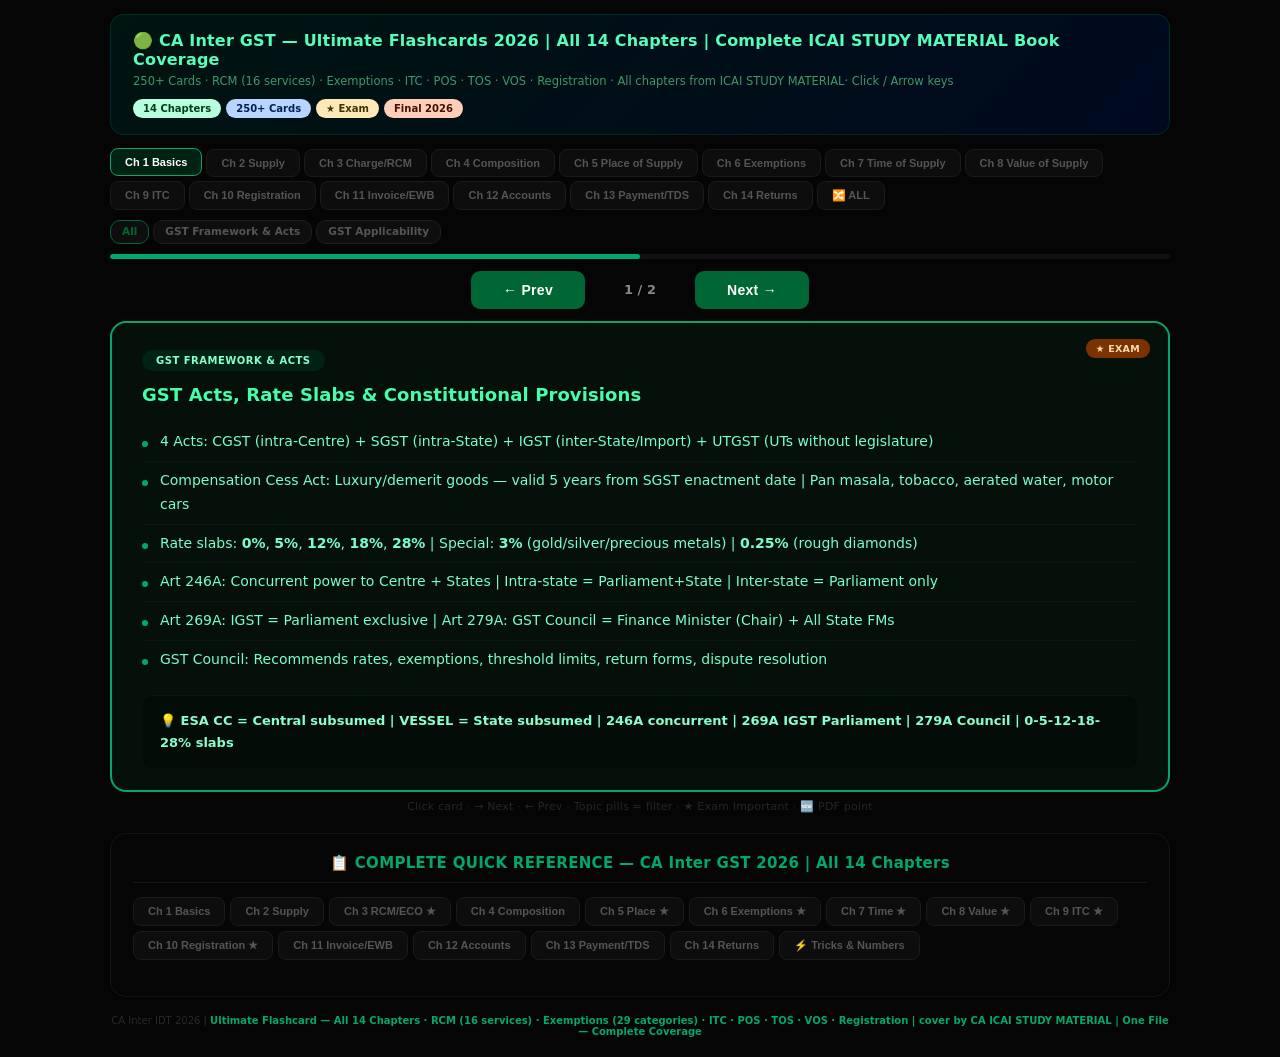
<file: gst-flashcard.html>
<!DOCTYPE html>
<html lang="en">
<head>
<meta charset="UTF-8">
<meta name="viewport" content="width=device-width, initial-scale=1.0">
<title>CA Inter GST — Ultimate Flashcards 2026 | All 14 Chapters Complete</title>
<style>
*{box-sizing:border-box;margin:0;padding:0}
body{font-family:'Segoe UI',system-ui,sans-serif;background:#050505;color:#ddd;min-height:100vh;padding:14px 20px;max-width:1100px;margin:0 auto}

/* HEADER */
.hdr{background:linear-gradient(135deg,#001410,#00091f);border-radius:14px;padding:16px 22px;margin-bottom:14px;border:1px solid #00A86B30;display:flex;align-items:center;justify-content:space-between;flex-wrap:wrap;gap:8px}
.hdr h1{font-size:16px;font-weight:800;color:#55ffbb;letter-spacing:.2px}
.hdr .sub{font-size:11.5px;color:#3d9966;margin-top:4px;line-height:1.55}
.bdgs{display:flex;gap:5px;flex-wrap:wrap}
.b{font-size:10px;font-weight:800;padding:4px 10px;border-radius:10px}
.b1{background:#b8ffe0;color:#003d18}.b2{background:#b8d4ff;color:#002055}.b3{background:#ffe8b8;color:#443300}.b4{background:#ffceb8;color:#441100}

/* TABS */
.tabs{display:flex;gap:4px;margin-bottom:10px;flex-wrap:wrap}
.tab{padding:7px 14px;border-radius:8px;font-size:11px;font-weight:800;cursor:pointer;border:1.5px solid #1a1a1a;background:#0d0d0d;color:#555;transition:all .14s;white-space:nowrap}
.tab:hover{color:#aaa;border-color:#333}
.tab.on{color:#fff;transform:translateY(-1px)}
.c1.on{background:#002214;border-color:#00A86B}.c2.on{background:#001a33;border-color:#0055bb}
.c3.on{background:#111f00;border-color:#3d7700}.c4.on{background:#221500;border-color:#bb5500}
.c5.on{background:#001433;border-color:#1166cc}.c6.on{background:#120022;border-color:#7711dd}
.c7.on{background:#1e0000;border-color:#aa2200}.c8.on{background:#001122;border-color:#0066aa}
.c9.on{background:#220000;border-color:#aa0000}.c10.on{background:#001100;border-color:#007711}
.c11.on{background:#181100;border-color:#aa7700}.c12.on{background:#000a18;border-color:#003d99}
.c13.on{background:#180e00;border-color:#551100}.c14.on{background:#060022;border-color:#4411aa}
.call.on{background:#111100;border-color:#888800}

/* PILLS */
.pills{display:flex;flex-wrap:wrap;gap:4px;margin-bottom:10px;min-height:24px}
.pill{font-size:10.5px;font-weight:700;padding:4px 11px;border-radius:10px;cursor:pointer;border:1px solid #1e1e1e;background:#0e0e0e;color:#555;transition:all .1s}
.pill:hover{color:#aaa}.pill.on{color:#fff}

/* PROGRESS */
.pb{height:5px;background:#111;border-radius:3px;margin-bottom:12px;overflow:hidden}
.pf{height:100%;border-radius:3px;transition:width .3s}

/* NAV */
.nav{display:flex;align-items:center;justify-content:center;gap:10px;margin-bottom:12px;flex-wrap:wrap}
.nav button{border:none;border-radius:9px;padding:11px 32px;font-size:14px;font-weight:800;cursor:pointer;color:#fff;letter-spacing:.3px}
.nav button:hover{opacity:.8}
.ctr{font-size:13px;font-weight:800;color:#888;min-width:90px;text-align:center}

/* FLASHCARD — Wide, Tall, Comfortable */
.card{
  border-radius:16px;
  padding:26px 30px 22px;
  min-height:400px;
  border-width:2px;
  border-style:solid;
  cursor:pointer;
  position:relative;
  margin-bottom:8px;
  user-select:none;
  transition:opacity .1s, box-shadow .2s;
  width:100%;
}
.card:hover{box-shadow:0 4px 40px #00A86B14}
.card:active{opacity:.9}

/* CARD TOPIC TAG */
.ctag{
  font-size:10px;font-weight:800;
  padding:5px 14px;border-radius:10px;
  display:inline-block;margin-bottom:12px;
  letter-spacing:.5px;text-transform:uppercase;
}

/* CARD TITLE — Bigger, Bolder */
.ctitle{
  font-size:18px;font-weight:800;
  margin-bottom:16px;line-height:1.35;
  letter-spacing:.1px;
}

/* CARD BULLETS — Spacious, Readable */
.cbul{list-style:none;padding:0;margin:0 0 16px}
.cbul li{
  font-size:14px;font-weight:500;
  padding:7px 0;
  display:flex;gap:12px;
  line-height:1.7;
  align-items:flex-start;
  border-bottom:1px solid #ffffff07;
}
.cbul li:last-child{border-bottom:none}
.cbul li .d{
  flex-shrink:0;margin-top:11px;
  width:6px;height:6px;border-radius:50%;
}

/* TRICK BOX */
.ctrick{
  border-radius:10px;
  padding:14px 18px;
  font-size:13px;font-weight:600;
  line-height:1.7;
  border-top:1px solid #ffffff0a;
}

/* BADGES */
.sbdg{position:absolute;top:16px;right:18px;font-size:9.5px;font-weight:800;padding:4px 10px;border-radius:9px;background:#7a3300;color:#ffd8a8;letter-spacing:.3px}
.nbdg{position:absolute;top:16px;right:100px;font-size:9.5px;font-weight:800;padding:4px 10px;border-radius:9px;background:#00266b;color:#aaccff;letter-spacing:.3px}
.hint{font-size:11px;color:#252525;text-align:center;margin-top:5px;margin-bottom:16px;letter-spacing:.2px}

/* QUICK REFERENCE SECTION */
.qs{background:#060606;border-radius:16px;padding:20px 22px;margin-top:20px;border:1px solid #141414}
.qst{font-size:15px;font-weight:800;text-align:center;color:#00A86B;margin-bottom:14px;padding-bottom:10px;border-bottom:1px solid #181818;letter-spacing:.3px}
.qnav{display:flex;flex-wrap:wrap;gap:5px;margin-bottom:16px}
.qb{padding:7px 14px;border-radius:8px;font-size:11px;font-weight:700;cursor:pointer;border:1px solid #1a1a1a;background:#0d0d0d;color:#555;transition:all .15s}
.qb:hover{border-color:#333;color:#999}
.qb.qa{color:#fff;transform:translateY(-1px)}
.qb[data-c="1"].qa{background:#002214;border-color:#00A86B}
.qb[data-c="2"].qa{background:#001a33;border-color:#0055bb}
.qb[data-c="3"].qa{background:#111f00;border-color:#3d7700}
.qb[data-c="4"].qa{background:#221500;border-color:#bb5500}
.qb[data-c="5"].qa{background:#001433;border-color:#1166cc}
.qb[data-c="6"].qa{background:#120022;border-color:#7711dd}
.qb[data-c="7"].qa{background:#1e0000;border-color:#aa2200}
.qb[data-c="8"].qa{background:#001122;border-color:#0066aa}
.qb[data-c="9"].qa{background:#220000;border-color:#aa0000}
.qb[data-c="10"].qa{background:#001100;border-color:#007711}
.qb[data-c="11"].qa{background:#181100;border-color:#aa7700}
.qb[data-c="12"].qa{background:#000a18;border-color:#003d99}
.qb[data-c="13"].qa{background:#180e00;border-color:#662200}
.qb[data-c="14"].qa{background:#060022;border-color:#4411aa}
.qb[data-c="T"].qa{background:#181000;border-color:#bb6600}

/* PANELS */
.qp{display:none}.qp.on{display:block;animation:fi .22s ease}
@keyframes fi{from{opacity:0;transform:translateY(6px)}to{opacity:1;transform:translateY(0)}}

/* TABLE SYSTEM — Spacious, Scannable */
.qbox{background:#0b0b0b;border-radius:12px;padding:18px 20px;margin-bottom:14px;border-left:4px solid #222}
.qh{font-size:13.5px;font-weight:800;padding:9px 15px;border-radius:9px;margin-bottom:14px;line-height:1.4}
.qs2{font-size:11px;font-weight:800;margin:12px 0 6px;padding-bottom:5px;border-bottom:1px dashed #1e1e1e;letter-spacing:.4px;text-transform:uppercase;color:#888}
.g2{display:grid;grid-template-columns:1fr 1fr;gap:16px}
.g3{display:grid;grid-template-columns:1fr 1fr 1fr;gap:12px}
table.rt{width:100%;border-collapse:collapse;font-size:11.5px;margin-top:5px}
table.rt th{
  background:#141414;padding:8px 10px;
  text-align:left;font-weight:800;
  color:#999;border-bottom:1px solid #222;
  font-size:10px;text-transform:uppercase;letter-spacing:.4px;
}
table.rt td{
  padding:7px 10px;border-bottom:1px solid #101010;
  color:#888;vertical-align:top;line-height:1.6;
}
table.rt tr:hover td{background:#0e0e0e;color:#aaa}
table.rt td b{color:#ddd;font-weight:700}
.y{color:#33dd66!important;font-weight:700!important}
.n{color:#ee4444!important;font-weight:700!important}
.w{color:#ffbb22!important;font-weight:700!important}
.tg{font-size:9.5px;font-weight:800;padding:2px 7px;border-radius:7px;display:inline}
.tg-g{background:#0a1a0a;color:#44dd66}.tg-r{background:#1a0a0a;color:#dd4444}
.tg-y{background:#1a1300;color:#ddaa33}.tg-b{background:#0a0e1a;color:#4488ee}

/* KEY INSIGHT PILLS */
.qpills{display:flex;flex-wrap:wrap;gap:6px;margin-top:12px}
.qpill{font-size:11px;font-weight:600;padding:6px 12px;border-radius:9px;line-height:1.6}

/* DIVIDER */
.hr{border:none;border-top:1px dashed #1a1a1a;margin:10px 0}

/* FOOTER */
.footer{text-align:center;margin-top:18px;font-size:10px;color:#2a2a2a;padding-bottom:6px}
.footer span{color:#00A86B;font-weight:700}

/* RESPONSIVE */
@media(max-width:750px){.g2,.g3{grid-template-columns:1fr}}
@media(max-width:520px){
  .ctitle{font-size:15.5px}
  .cbul li{font-size:13px}
  .tab{padding:5px 9px;font-size:10px}
  .card{padding:18px 18px 16px}
  body{padding:10px 12px}
}
</style>
</head>
<body>

<div class="hdr">
  <div>
    <h1>🟢 CA Inter GST — Ultimate Flashcards 2026 | All 14 Chapters | Complete ICAI STUDY MATERIAL Book Coverage</h1>
    <div class="sub">250+ Cards · RCM (16 services) · Exemptions · ITC · POS · TOS · VOS · Registration · All chapters from ICAI STUDY MATERIAL· Click / Arrow keys</div>
  </div>
  <div class="bdgs">
    <span class="b b1">14 Chapters</span><span class="b b2">250+ Cards</span><span class="b b3">★ Exam</span><span class="b b4">Final 2026</span>
  </div>
</div>

<div class="tabs" id="TABS">
  <button class="tab c1 on"  onclick="sw(1)">Ch 1 Basics</button>
  <button class="tab c2"     onclick="sw(2)">Ch 2 Supply</button>
  <button class="tab c3"     onclick="sw(3)">Ch 3 Charge/RCM</button>
  <button class="tab c4"     onclick="sw(4)">Ch 4 Composition</button>
  <button class="tab c5"     onclick="sw(5)">Ch 5 Place of Supply</button>
  <button class="tab c6"     onclick="sw(6)">Ch 6 Exemptions</button>
  <button class="tab c7"     onclick="sw(7)">Ch 7 Time of Supply</button>
  <button class="tab c8"     onclick="sw(8)">Ch 8 Value of Supply</button>
  <button class="tab c9"     onclick="sw(9)">Ch 9 ITC</button>
  <button class="tab c10"    onclick="sw(10)">Ch 10 Registration</button>
  <button class="tab c11"    onclick="sw(11)">Ch 11 Invoice/EWB</button>
  <button class="tab c12"    onclick="sw(12)">Ch 12 Accounts</button>
  <button class="tab c13"    onclick="sw(13)">Ch 13 Payment/TDS</button>
  <button class="tab c14"    onclick="sw(14)">Ch 14 Returns</button>
  <button class="tab call"   onclick="sw(0)">🔀 ALL</button>
</div>

<div class="pills" id="PILLS"></div>
<div class="pb"><div class="pf" id="PF" style="width:2%;background:#00A86B"></div></div>
<div class="nav">
  <button id="BP" onclick="go(-1)" style="background:#006633">← Prev</button>
  <span class="ctr" id="CTR">1 / ?</span>
  <button id="BN" onclick="go(1)"  style="background:#006633">Next →</button>
</div>
<div class="card" id="CARD" onclick="go(1)"></div>
<div class="hint">Click card · → Next · ← Prev · Topic pills = filter · ★ Exam Important · 🆕 PDF point</div>

<!-- ═══════════════════════ QUICK REFERENCE ═══════════════════════ -->
<div class="qs">
<div class="qst">📋 COMPLETE QUICK REFERENCE — CA Inter GST 2026 | All 14 Chapters</div>
<div class="qnav">
  <button class="qb" data-c="1"  onclick="QR('1')">Ch 1 Basics</button>
  <button class="qb" data-c="2"  onclick="QR('2')">Ch 2 Supply</button>
  <button class="qb" data-c="3"  onclick="QR('3')">Ch 3 RCM/ECO ★</button>
  <button class="qb" data-c="4"  onclick="QR('4')">Ch 4 Composition</button>
  <button class="qb" data-c="5"  onclick="QR('5')">Ch 5 Place ★</button>
  <button class="qb" data-c="6"  onclick="QR('6')">Ch 6 Exemptions ★</button>
  <button class="qb" data-c="7"  onclick="QR('7')">Ch 7 Time ★</button>
  <button class="qb" data-c="8"  onclick="QR('8')">Ch 8 Value ★</button>
  <button class="qb" data-c="9"  onclick="QR('9')">Ch 9 ITC ★</button>
  <button class="qb" data-c="10" onclick="QR('10')">Ch 10 Registration ★</button>
  <button class="qb" data-c="11" onclick="QR('11')">Ch 11 Invoice/EWB</button>
  <button class="qb" data-c="12" onclick="QR('12')">Ch 12 Accounts</button>
  <button class="qb" data-c="13" onclick="QR('13')">Ch 13 Payment/TDS</button>
  <button class="qb" data-c="14" onclick="QR('14')">Ch 14 Returns</button>
  <button class="qb" data-c="T"  onclick="QR('T')">⚡ Tricks & Numbers</button>
</div>

<!-- ━━━━━━━━━━ Q1: BASICS ━━━━━━━━━━ -->
<div class="qp" id="Q1">
<div class="qbox" style="border-left-color:#00A86B">
<div class="qh" style="background:#002214;color:#88ffcc">Ch 1 — Basic Concepts | GST Acts · Rates · Constitutional Provisions</div>
<div class="g2">
<div>
<div class="qs2" style="color:#00A86B">4 GST Acts + Rate Slabs</div>
<table class="rt"><tr><th>Act</th><th>Levy On</th></tr>
<tr><td>CGST Act 2017</td><td>Intra-State — Centre's share</td></tr>
<tr><td>SGST Act (each state)</td><td>Intra-State — State's share</td></tr>
<tr><td>IGST Act 2017</td><td>Inter-State + Imports</td></tr>
<tr><td>UTGST Act 2017</td><td>UTs without legislature (intra-UT)</td></tr>
<tr><td>Compensation Cess Act</td><td>Luxury/Demerit goods — 5 years validity</td></tr>
</table>
<table class="rt" style="margin-top:5px"><tr><th>Total Rate</th><th>CGST+SGST</th><th>Category</th></tr>
<tr><td>0% (Nil)</td><td>0+0</td><td>Essential goods</td></tr>
<tr><td>5%</td><td>2.5+2.5</td><td>Basic necessities</td></tr>
<tr><td>12%</td><td>6+6</td><td>Standard goods</td></tr>
<tr><td>18%</td><td>9+9</td><td>Most services+goods</td></tr>
<tr><td>28%</td><td>14+14</td><td>Luxury+Demerit goods</td></tr>
<tr><td>3%</td><td>—</td><td>Gold/Silver/Precious metals</td></tr>
<tr><td>0.25%</td><td>—</td><td>Rough diamonds</td></tr>
</table>
</div>
<div>
<div class="qs2" style="color:#00A86B">Constitutional Provisions</div>
<table class="rt"><tr><th>Article</th><th>Provision</th></tr>
<tr><td><b>265</b></td><td>No tax without authority of law — foundational</td></tr>
<tr><td><b>246A</b></td><td>Concurrent power to Centre + States for GST | Intra=Parliament+State | Inter=Parliament only</td></tr>
<tr><td><b>269A</b></td><td>IGST = Parliament exclusive power | Shared with States</td></tr>
<tr><td><b>279A</b></td><td>GST Council — Finance Minister (Chair) + All State FMs</td></tr>
</table>
<div class="qs2" style="color:#00A86B">Outside GST / Double Levy</div>
<table class="rt"><tr><th>Item</th><th>Treatment</th></tr>
<tr><td>5 Petroleum products (crude, HSD, petrol, ATF, natural gas)</td><td class="n">Outside GST — Excise + State VAT</td></tr>
<tr><td>Alcohol for human consumption</td><td class="n">Outside GST — State VAT + Excise</td></tr>
<tr><td>Tobacco &amp; products</td><td class="w">BOTH Excise duty + GST simultaneously</td></tr>
</table>
<div class="qs2" style="color:#00A86B">Taxes Subsumed IN GST</div>
<table class="rt"><tr><th>Central</th><th>State</th></tr>
<tr><td>Excise Duty, Service Tax, CVD, Additional Customs, CST, Surcharge &amp; Cess</td><td>VAT/Sales Tax, Entertainment Tax (non-local body), Luxury Tax, Entry Tax, State Surcharge, Tax on Advertisements</td></tr>
</table>
</div>
</div>
<div class="qpills">
<span class="qpill" style="background:#002214;color:#88ffcc">GST = Destination-based VAT | Burden on final consumer | Supplier = Technical taxpayer</span>
<span class="qpill" style="background:#002214;color:#88ffcc">Compensation Cess: Pan masala, tobacco, aerated water, motor cars | Valid 5 years from SGST enactment date</span>
<span class="qpill" style="background:#002214;color:#88ffcc">NOT Subsumed: Basic Customs Duty, Stamp Duty, Property Tax, Motor Vehicle Tax, Electricity Duty</span>
<span class="qpill" style="background:#002214;color:#88ffcc">Benefits of GST: 1 registration per state · Eliminates cascading · ITC throughout chain · Automated compliance</span>
</div></div></div>

<!-- ━━━━━━━━━━ Q2: SUPPLY ━━━━━━━━━━ -->
<div class="qp" id="Q2">
<div class="qbox" style="border-left-color:#0055bb">
<div class="qh" style="background:#001a33;color:#99ccff">Ch 2 — Supply | Sec 7 + Sch I, II, III | Complete Coverage</div>
<div class="g2">
<div>
<div class="qs2" style="color:#0055bb">Sec 7(1) — What Constitutes Supply</div>
<table class="rt"><tr><th>Clause</th><th>Activity</th><th>Condition</th></tr>
<tr><td>7(1)(a)</td><td>BEST L²DR = Barter, Exchange, Sale, Transfer, Licence, Lease, Disposal, Rental</td><td>For consideration + In course of business</td></tr>
<tr><td>7(1)(aa)</td><td>Club/Association → members</td><td>Cash/deferred/valuable consideration</td></tr>
<tr><td>7(1)(b)</td><td>Import of Services</td><td>For consideration EVEN without business</td></tr>
<tr><td>7(1)(c)+SchI</td><td>Deemed supply — 4 situations (PAST)</td><td>WITHOUT consideration</td></tr>
</table>
<div class="qs2" style="color:#0055bb">Schedule I — Deemed Supply (No Consideration)</div>
<table class="rt"><tr><th>#</th><th>Activity</th><th>Key Condition</th></tr>
<tr><td>1</td><td>Permanent transfer of business assets</td><td>ITC must have been availed</td></tr>
<tr><td>2</td><td>Supply between Related / Distinct Persons</td><td>In course of business | ≤₹50K gift to employee = EXEMPT</td></tr>
<tr><td>3</td><td>Agent → Customer in agent's own name</td><td>Agent issues invoice to customer</td></tr>
<tr><td>4</td><td>Import of services from related person / own establishment abroad</td><td>Even if not in course of business</td></tr>
</table>
<div class="qs2" style="color:#0055bb">Schedule II — Goods or Services Determination</div>
<table class="rt"><tr><th>Activity</th><th>Treated As</th></tr>
<tr><td>Transfer of title to goods</td><td><span class="tg tg-b">GOODS</span></td></tr>
<tr><td>Temporary transfer / permission for IP right</td><td><span class="tg tg-g">SERVICE</span></td></tr>
<tr><td>Liquidation of business assets</td><td><span class="tg tg-b">GOODS</span></td></tr>
<tr><td>Non-compete agreement, Works contract, IP right</td><td><span class="tg tg-g">SERVICE</span></td></tr>
<tr><td>Transfer of business as going concern</td><td><span class="tg tg-y">EXEMPT</span></td></tr>
</table>
</div>
<div>
<div class="qs2" style="color:#0055bb">Schedule III — NOT Supply (Neither Goods nor Services)</div>
<table class="rt"><tr><th>#</th><th>Activity — No GST Ever</th><th>Exception (GST Applies)</th></tr>
<tr><td>1</td><td>Employee → Employer services in course of employment</td><td>Non-compete fee = GST ✓ | Pre-termination = No GST</td></tr>
<tr><td>2</td><td>Services by Court / Tribunal</td><td>—</td></tr>
<tr><td>3</td><td>Functions by MPs, MLAs, Panchayat/Municipality members</td><td>—</td></tr>
<tr><td>4</td><td>Funeral / Burial / Crematorium / Mortuary</td><td>—</td></tr>
<tr><td>5</td><td>Sale of land + Completed building (after CC or 1st occupancy)</td><td>Under-construction = GST ✓ | Part consideration before CC = GST ✓</td></tr>
<tr><td>6</td><td>Normal Actionable Claims</td><td>Lottery/Gambling/Betting/Casino/Horse racing/Online gaming = GST ✓</td></tr>
<tr><td>7</td><td>Co-insurance / Re-insurance between insurers</td><td>—</td></tr>
<tr><td>8</td><td>Insurer → Re-insurer against ceding commission</td><td>—</td></tr>
</table>
<div class="qs2" style="color:#0055bb">Composite vs Mixed Supply</div>
<table class="rt"><tr><th>Type</th><th>Nature</th><th>GST Rate</th></tr>
<tr><td>Composite Supply</td><td>Naturally bundled + One principal supply</td><td>Rate of <b>PRINCIPAL SUPPLY</b></td></tr>
<tr><td>Mixed Supply</td><td>Artificially bundled + Single price + Independent supplies</td><td><b>HIGHEST rate</b> among components</td></tr>
</table>
<div class="qs2" style="color:#0055bb">Taxability Clarifications</div>
<table class="rt"><tr><th>Nature</th><th>Status</th></tr>
<tr><td>Liquidated damages / Cheque dishonour / Forfeiture of earnest money / Penalty for law violation</td><td class="n">NOT TAXABLE</td></tr>
<tr><td>Late payment fee / Surcharge</td><td class="y">TAXABLE</td></tr>
<tr><td>Cancellation charges</td><td class="y">Composite at original supply rate</td></tr>
<tr><td>Tenancy rights transfer / Tenancy premium</td><td class="y">TAXABLE</td></tr>
<tr><td>PLC paid WITH construction services</td><td class="y">Composite — construction rate</td></tr>
<tr><td>Gift to employee ≤₹50,000 p.a.</td><td class="n">NOT supply (Sch I proviso)</td></tr>
</table>
</div>
</div>
<div class="qpills">
<span class="qpill" style="background:#001a33;color:#99ccff">PAST = 4 Deemed supplies: Permanent(ITC), Agent(own invoice), Supply(related/distinct in business), Transfer(overseas related)</span>
<span class="qpill" style="background:#001a33;color:#99ccff">Distinct Person [Sec 25]: ≥2 GSTINs in 1 state OR offices in different states = Distinct | Same registration 2 units = NOT distinct</span>
<span class="qpill" style="background:#001a33;color:#99ccff">DCA: Not Sch I = Supplier invoices buyer, DCA interest excluded from VOS | Is Sch I = DCA invoices buyer, interest included in VOS</span>
<span class="qpill" style="background:#001a33;color:#99ccff">Food + cinema ticket booked together = Composite (ticket rate) | Food at counter separately = Restaurant 5%</span>
</div></div></div>

<!-- ━━━━━━━━━━ Q3: CHARGE/RCM ━━━━━━━━━━ -->
<div class="qp" id="Q3">
<div class="qbox" style="border-left-color:#3d7700">
<div class="qh" style="background:#111f00;color:#aaff66">Ch 3 — Charge of GST | Sec 9 · RCM 16 Services · ECO 9(5) · 9(4)</div>
<div class="qs2" style="color:#3d7700">Section 9(3) — ALL 16 RCM Services (Recipient Pays GST)</div>
<table class="rt"><tr><th>#</th><th>Service</th><th>Supplier</th><th>Recipient (pays tax)</th><th>Key Notes</th></tr>
<tr><td>1</td><td>Goods Transport Agency (GTA)</td><td>GTA</td><td>Factory/Society/Co-op/Body Corporate/Partnership Firm/AOP-BOI/Govt/Any RP</td><td>GTA to URP non-notified = EXEMPT | Govt with only TDS reg = EXEMPT | FCM: 18%(ITC) or 5%(no ITC) | RCM: 5%(no ITC for recipient)</td></tr>
<tr><td>2</td><td>Sponsorship Service</td><td>Any person</td><td>Body Corporate OR Partnership Firm ONLY</td><td>Sponsorship to others = FCM | Person making payment = service recipient</td></tr>
<tr><td>3</td><td>Renting of Residential Dwelling</td><td>Any person</td><td>Registered Person (RP)</td><td>→ URP = EXEMPT | Sole proprietor must PROVE residential use | Other property RP supplier = FCM</td></tr>
<tr><td>4</td><td>Transfer of Developmental Rights / FSI for construction</td><td>Any person</td><td>Promoter (Builder)</td><td>Long-term lease ≥30 years also covered separately (Sl.5B)</td></tr>
<tr><td>5</td><td>Director Services (non-employee)</td><td>Director (not as MD/Exec Employee)</td><td>Company / Body Corporate</td><td>MD/Exec Director as employee = No GST | Personal capacity = FCM | Constitutional authority = No GST</td></tr>
<tr><td>5A</td><td>Renting of Immovable Property (OTHER than residential dwelling)</td><td>Any UNREGISTERED person</td><td>Any RP (not composition dealer)</td><td>NEW ENTRY | Composition dealer = excluded</td></tr>
<tr><td>5B</td><td>Long-term Lease of Land (≥30 years)</td><td>Any person</td><td>Promoter (Builder)</td><td>Upfront premium for long-term lease</td></tr>
<tr><td>6</td><td>Insurance Agent services</td><td>Insurance Agent</td><td>Insurance Company</td><td>—</td></tr>
<tr><td>7</td><td>Recovery Agent services</td><td>Recovery Agent</td><td>Banking Co / FI / NBFC</td><td>—</td></tr>
<tr><td>8</td><td>Copyright (Literary / Dramatic / Musical / Artistic original works)</td><td>Author/Composer/Photographer/Artist</td><td>Publisher/Music Company/Producer etc.</td><td>Original work only | Author can opt FCM (register + intimate Commissioner + 1 year min) | AR Rehman→Sony = RCM | Sony→Zee = FCM</td></tr>
<tr><td>9</td><td>RBI Overseeing Committee members' services</td><td>Members of committee</td><td>RBI</td><td>—</td></tr>
<tr><td>10</td><td>Individual DSA (Direct Selling Agent)</td><td>Individual DSA (not BC/Firm/LLP)</td><td>Banking Company or NBFC</td><td>Corporate/Firm DSA = FCM</td></tr>
<tr><td>11</td><td>Business Correspondent / Business Facilitator</td><td>Business Facilitator (Bada Aadmi)</td><td>Bank (as agent)</td><td>Loan processing, admin, document check = RCM</td></tr>
<tr><td>12</td><td>Security Services</td><td>Any person OTHER than Body Corporate</td><td>Any Registered Person</td><td>BC supplier = FCM | Non-BC supplier to any RP = RCM</td></tr>
<tr><td>13</td><td>Lending / Borrowing of Securities</td><td>Lender</td><td>Borrower</td><td>—</td></tr>
<tr><td>14</td><td>Renting of Motor Vehicle (≤13 seats, without fuel)</td><td>Non-Body-Corporate person (individual/firm)</td><td>Body Corporate</td><td>FCM@12% (ITC to OBC) OR RCM@5% (no ITC for OBC) | If OBC opts RCM = ITC eligible for same line of business</td></tr>
<tr><td>15</td><td>Services from non-taxable territory (OIDAR/other)</td><td>Person in non-taxable territory</td><td>Person in taxable territory (other than NTOR)</td><td>Netflix: NTT→RP = RCM | NTT→Taxable Online = RCM | NTT→Non-taxable = FCM</td></tr>
</table>
<div class="hr"></div>
<div class="qs2" style="color:#3d7700">Section 9(5) — ECO Pays Tax (5 Notified Services)</div>
<table class="rt"><tr><th>Service via ECO</th><th>ECO Example</th><th>Who Pays GST</th><th>Exception — Supplier pays if:</th></tr>
<tr><td>1. Passenger Transport (cab/auto)</td><td>Ola/Uber</td><td><b>ECO pays</b></td><td>Supplier is COMPANY + Vehicle is omnibus (carries &gt;6 persons)</td></tr>
<tr><td>2. Restaurant Service (non-specified premises)</td><td>Zomato/Swiggy</td><td><b>ECO pays</b></td><td>Restaurant in hotel where declared tariff &gt;₹7,500/day/unit = Restaurant pays</td></tr>
<tr><td>3. Hotel / Accommodation</td><td>OYO</td><td><b>ECO pays</b></td><td>—</td></tr>
<tr><td>4. Housekeeping Service</td><td>Urban Company</td><td><b>ECO pays</b></td><td>—</td></tr>
<tr><td>5. Local Delivery Service</td><td>Swiggy Instamart</td><td><b>ECO pays</b></td><td>Supplier is a REGISTERED PERSON = Supplier pays</td></tr>
</table>
<div class="qs2" style="color:#3d7700">Section 9(4) — Promoter Purchases from URP (RCM)</div>
<table class="rt"><tr><th>Purchase by Promoter</th><th>RCM?</th></tr>
<tr><td>Cement from URP</td><td class="y">YES — Full RCM on promoter</td></tr>
<tr><td>Capital goods from URP</td><td class="y">YES — Full RCM on promoter</td></tr>
<tr><td>I/IS from RP &lt;80% of total inputs for construction</td><td class="y">YES — RCM on shortfall value</td></tr>
</table>
<div class="qpills">
<span class="qpill" style="background:#111f00;color:#aaff66">RCM vs FCM: BOTH = Recipient pays | Difference = Who deposits to Govt (RCM = Recipient deposits)</span>
<span class="qpill" style="background:#111f00;color:#aaff66">GTA FCM: Must declare on invoice which rate chosen | If not declared = RCM applies to recipient</span>
<span class="qpill" style="background:#111f00;color:#aaff66">5AB New: Unregistered person renting non-residential IP to RP = RCM | Composition dealer excluded</span>
<span class="qpill" style="background:#111f00;color:#aaff66">DDA (Delhi Dev Authority) = NOT Local Authority | Renting by DDA to BE = Taxable under RCM</span>
</div></div></div>

<!-- ━━━━━━━━━━ Q4: COMPOSITION ━━━━━━━━━━ -->
<div class="qp" id="Q4">
<div class="qbox" style="border-left-color:#bb5500">
<div class="qh" style="background:#221500;color:#ffcc88">Ch 4 — Composition Scheme | Sec 10, 10(2), 10(2A) + Rules 3–7</div>
<div class="g2">
<div>
<div class="qs2" style="color:#bb5500">Tax Rates + Thresholds</div>
<table class="rt"><tr><th>Category</th><th>Rate</th><th>Basis</th><th>Limit (PFY Agg T/O)</th></tr>
<tr><td>Manufacturer [10(1)]</td><td>1% (0.5+0.5)</td><td>Agg T/O of CY in State</td><td>≤₹1.5 Cr (₹75L SCS*)</td></tr>
<tr><td>Retailer/Trader [10(1)]</td><td>1% (0.5+0.5)</td><td>Taxable supply of G/S in CY</td><td>≤₹1.5 Cr (₹75L SCS*)</td></tr>
<tr><td>Restaurant [10(2)]</td><td>5% (2.5+2.5)</td><td>Agg T/O of CY</td><td>≤₹1.5 Cr (₹75L SCS*)</td></tr>
<tr><td>Other Services [10(2A)]</td><td>6% (3+3)</td><td>T/O in State (quarterly)</td><td>≤₹50 Lakh</td></tr>
<tr><td colspan="4">*SCS (NUSTA M3) = Nagaland, Uttarakhand, Sikkim, Tripura, Arunachal Pradesh, Manipur, Mizoram, Meghalaya</td></tr>
</table>
<div class="qs2" style="color:#bb5500">9 Key Conditions</div>
<table class="rt"><tr><th>#</th><th>Restriction</th></tr>
<tr><td>1</td><td>Cannot supply goods NOT liable to GST</td></tr>
<tr><td>2</td><td>Cannot make INTER-STATE outward supply of goods</td></tr>
<tr><td>3</td><td>Cannot supply SERVICES through ECO (exception: own-premises food)</td></tr>
<tr><td>4</td><td>Cannot manufacture notified goods (ice cream/pan masala/aerated water/tobacco/fly ash bricks)</td></tr>
<tr><td>5</td><td>No restriction on TRADER of notified goods</td></tr>
<tr><td>6</td><td>Cannot collect GST from customer | Issue Bill of Supply only</td></tr>
<tr><td>7</td><td>Cannot avail ITC</td></tr>
<tr><td>8</td><td>Bill of Supply must say "Composition Taxable Person, not eligible to collect tax on supplies"</td></tr>
<tr><td>9</td><td>CTP / NRTP CANNOT opt composition</td></tr>
</table>
</div>
<div>
<div class="qs2" style="color:#bb5500">Effective Dates (Rules 3–6)</div>
<table class="rt"><tr><th>Rule</th><th>Situation</th><th>Effective Date</th></tr>
<tr><td>Rule 3</td><td>Fresh registration → directly composition</td><td>Date of Registration Certificate</td></tr>
<tr><td>Rule 4</td><td>Regular → Composition (existing RP)</td><td>1st day of SUBSEQUENT FY</td></tr>
<tr><td>Rule 5</td><td>CTP / NRTP</td><td>NOT ELIGIBLE</td></tr>
<tr><td>Rule 6</td><td>Withdrawal (T/O exceeds or voluntary)</td><td>Day T/O exceeds | File CMP-04 within 7 days</td></tr>
</table>
<div class="qs2" style="color:#bb5500">Returns + New ECO Amendment</div>
<table class="rt"><tr><th>Item</th><th>Detail</th></tr>
<tr><td>CMP-08 (quarterly payment)</td><td>18th of month succeeding quarter</td></tr>
<tr><td>GSTR-4 (annual return)</td><td>30th June of next FY</td></tr>
<tr><td>GOODS via ECO — NEW</td><td class="y">NOW ALLOWED for composition dealers</td></tr>
<tr><td>SERVICES via ECO</td><td class="n">Still NOT allowed</td></tr>
<tr><td>ECO goods conditions</td><td>No interstate supply + ECO collects TCS + ECO files GSTR-8 + ECO makes validations</td></tr>
<tr><td>All PAN GSTINs</td><td>Must ALL be composition — cannot split</td></tr>
<tr><td>Marginal services (Mfr/Trader)</td><td>Up to 10% of State T/O or ₹5L (higher) allowed as services</td></tr>
</table>
</div>
</div></div></div>

<!-- ━━━━━━━━━━ Q5: PLACE OF SUPPLY ━━━━━━━━━━ -->
<div class="qp" id="Q5">
<div class="qbox" style="border-left-color:#1166cc">
<div class="qh" style="background:#001433;color:#99ccff">Ch 5 — Place of Supply | IGST Act Sec 10–14 | Complete Coverage</div>
<div class="qs2" style="color:#1166cc">Sec 10 — POS of GOODS (Both Supplier &amp; Recipient in India)</div>
<table class="rt"><tr><th>Clause</th><th>Situation</th><th>Place of Supply</th><th>Note</th></tr>
<tr><td>10(a)</td><td>Movement of goods</td><td>Where movement <b>TERMINATES</b> for delivery to recipient</td><td>Most common rule</td></tr>
<tr><td>10(b)</td><td>Bill-to-Ship-to (3rd party instruction)</td><td>Principal place of business of <b>3rd PERSON</b> giving direction</td><td>Buyer's location — not delivery point</td></tr>
<tr><td>10(c)</td><td>No movement of goods</td><td>Location of goods at time of <b>DELIVERY</b></td><td>—</td></tr>
<tr><td>10(ca)</td><td>Over-counter sale to URP</td><td>Address on invoice | No address = <b>Location of Supplier (LOS)</b></td><td>—</td></tr>
<tr><td>10(d)</td><td>Assembly/installation at site</td><td>Place of <b>installation / assembly</b></td><td>—</td></tr>
<tr><td>10(e)</td><td>On-board conveyance (ship/train/aircraft)</td><td>Where goods <b>first taken on board</b></td><td>—</td></tr>
<tr><td>ECO Rule</td><td>URP sale via ECO: Billing ≠ Delivery address</td><td><b>DELIVERY ADDRESS</b> (not billing)</td><td>—</td></tr>
<tr><td>Sec 11(1)</td><td>Export (recipient outside India)</td><td>Outside India</td><td class="n">NO GST — Zero-rated</td></tr>
<tr><td>Sec 11(2)</td><td>Import (supplier outside India)</td><td>In India</td><td class="y">GST applicable — RCM/Customs</td></tr>
</table>
<div class="hr"></div>
<div class="qs2" style="color:#1166cc">Sec 12 — POS of SERVICES (Both in India) — All 14 Sections</div>
<table class="rt"><tr><th>Sec</th><th>Service Category</th><th>POS — B2B (RP)</th><th>POS — B2C (URP)</th></tr>
<tr><td>12(2)</td><td><b>GENERAL RULE</b> (all services by default)</td><td>Location of Registered Recipient <b>(LOR)</b></td><td>Address on invoice | No address = LOS</td></tr>
<tr><td>12(3)(a)</td><td>Immovable Property services — engineering, interior decoration, architect, surveyor, site-coordination</td><td colspan="2"><b>Location of Immovable Property</b> | If O/s India = LOS</td></tr>
<tr><td>12(3)(b)</td><td>Accommodation — Hotel, campsite, guest house, houseboat</td><td colspan="2"><b>Location of hotel/accommodation</b></td></tr>
<tr><td>12(3)(c)</td><td>Rent for functions — marriage halls, ring ceremony, social/cultural/religious functions</td><td colspan="2"><b>Location of function venue</b></td></tr>
<tr><td>12(4)</td><td>Restaurant, catering, beauty, fitness, personal grooming, health, cosmetic surgery</td><td colspan="2"><b>Where service ACTUALLY PERFORMED</b></td></tr>
<tr><td>12(5)</td><td>Training &amp; Appraisal services</td><td><b>Location of Registered Recipient (LOR)</b></td><td>Where training is performed</td></tr>
<tr><td>12(6)</td><td>Events — cultural, artistic, sporting, entertainment, amusement parks</td><td colspan="2"><b>Where event held / where park situated</b></td></tr>
<tr><td>12(7)</td><td>Organising event (incl. sponsorship services)</td><td>Location of Registered Recipient</td><td>Where event held | O/s India event = LOS</td></tr>
<tr><td>12(8)</td><td>Transport of Goods (incl. mail, courier)</td><td><b>Location of Registered Recipient</b></td><td>Where goods handed to transporter</td></tr>
<tr><td>12(9)</td><td>Transportation of Passengers</td><td colspan="2">RP = His location | Single ticket URP = Place of EMBARKATION | Pass URP = Recipient address / unavailable = Supplier address | Return journey = Two separate legs</td></tr>
<tr><td>12(10)</td><td>Service on board a conveyance</td><td colspan="2"><b>First scheduled point of DEPARTURE</b></td></tr>
<tr><td>12(11)</td><td>Telecom services</td><td colspan="2">(a) Fixed line/post-paid = Where installed | (b) Pre-paid (retailer) = Where voucher sold | (c) Pre-paid (app/internet) = Billing address</td></tr>
<tr><td>12(12)</td><td>Banking, financial, stockbroking</td><td colspan="2">LOR on record | Not available = LOS</td></tr>
<tr><td>12(13)</td><td>Insurance services</td><td>Where RP is registered with insurer (LOR)</td><td>Location of Supplier (LOS)</td></tr>
<tr><td>12(14)</td><td>Advertisement services (multi-state)</td><td colspan="2">Proportionate to dissemination in each State/UT</td></tr>
</table>
<div class="qs2" style="color:#1166cc">5 RP-Priority Cases + Online Services Amendment</div>
<table class="rt"><tr><th>Rule</th><th>Detail</th></tr>
<tr><td>5 cases where RP location ALWAYS wins</td><td>Training [12(5)] · Event organising [12(7)] · Transport of goods [12(8)] · Passenger transport [12(9)] · Insurance [12(13)]</td></tr>
<tr><td>Online services to URP ≥₹50K</td><td>Mandatory: Name + Address + State code of recipient</td></tr>
<tr><td>Online services to URP &lt;₹50K</td><td>Not mandatory — only if requested by recipient</td></tr>
<tr><td>OIDAR / Online money gaming / Digital services</td><td>ALWAYS record State name — regardless of value | POS = Location of recipient</td></tr>
</table>
<div class="qpills">
<span class="qpill" style="background:#001433;color:#99ccff">ECO delivery ≠ billing (URP): POS = Delivery address | Return journey = Two separate POS calculations</span>
<span class="qpill" style="background:#001433;color:#99ccff">PLC paid WITH construction = Composite supply (construction rate) | PLC alone ≠ Sch III but follows construction</span>
<span class="qpill" style="background:#001433;color:#99ccff">Sec 13 (cross-border): Overrides Sec 12 when supplier or recipient is outside India</span>
</div></div></div>

<!-- ━━━━━━━━━━ Q6: EXEMPTIONS ━━━━━━━━━━ -->
<div class="qp" id="Q6">
<div class="qbox" style="border-left-color:#7711dd">
<div class="qh" style="background:#120022;color:#cc99ff">Ch 6 — Exemptions | N/N 12/2017-CT(R) | Complete ICAI STUDY MATERIAL Book Coverage</div>
<div class="qs2" style="color:#7711dd">Government Services — TAP Framework</div>
<table class="rt"><tr><th>Category</th><th>To Whom</th><th>Status</th></tr>
<tr><td>T — Transport of Goods/Passengers</td><td>Any (LA/Govt/BE)</td><td class="y">TAXABLE</td></tr>
<tr><td>A — Aircraft / Vessel related services</td><td>Any (LA/Govt/BE)</td><td class="y">TAXABLE</td></tr>
<tr><td>P — Post basic (postcard, inland letter, book post, ordinary post)</td><td>Any</td><td class="n">EXEMPT</td></tr>
<tr><td>P — Post premium (speed post, courier)</td><td>Any</td><td class="y">TAXABLE</td></tr>
<tr><td>Other Govt → Govt/LA</td><td>Govt/LA</td><td class="n">EXEMPT</td></tr>
<tr><td>Other Govt → Business Entity (T/O &gt;₹20L)</td><td>BE large</td><td class="y">TAXABLE</td></tr>
<tr><td>Renting IP by Govt/LA (consideration ≤₹5,000)</td><td>Any</td><td class="n">EXEMPT</td></tr>
<tr><td>Renting IP by Govt/LA (consideration &gt;₹5,000)</td><td>RP recipient</td><td class="y">RCM on RP</td></tr>
<tr><td>Tolerating non-performance (fines/damages paid to Govt) | Merchant overtime charges | Testing/calibration for safety</td><td>—</td><td class="n">EXEMPT</td></tr>
<tr><td>Issue of passport, visa, birth/death certificate, driving licence (RP = RCM | URP = FCM)</td><td>—</td><td class="n">EXEMPT</td></tr>
<tr><td>Old age home (CG/SG run) — residents ≥60 years, ≤₹25,000/month</td><td>Eligible residents</td><td class="n">EXEMPT</td></tr>
</table>
<div class="g2" style="margin-top:5px">
<div>
<div class="qs2" style="color:#7711dd">Transportation — Goods</div>
<table class="rt"><tr><th>Mode / Item</th><th>Status</th></tr>
<tr><td>GTA — DROMNA goods: Defence/Relief/Organic manure/Milk+Salt+Food grain/Newspaper/Agricultural produce</td><td class="n">EXEMPT</td></tr>
<tr><td>GTA — National permit holder throughout India</td><td class="n">EXEMPT</td></tr>
<tr><td>Inland waterways (all goods)</td><td class="n">EXEMPT</td></tr>
<tr><td>Airways: Goods from outside India to customs station</td><td class="n">EXEMPT</td></tr>
<tr><td>Airways: Other goods transport</td><td class="y">TAXABLE</td></tr>
<tr><td>GTA: Local delivery via ECO = NOT treated as GTA</td><td>—</td></tr>
</table>
<div class="qs2" style="color:#7711dd">Transportation — Passengers</div>
<table class="rt"><tr><th>Mode</th><th>Status</th></tr>
<tr><td>Rail: Local train 2nd class / Tramway / Monorail / Metro rail</td><td class="n">EXEMPT</td></tr>
<tr><td>Rail: Local 1st class / Outstation AC coaches</td><td class="y">TAXABLE</td></tr>
<tr><td>Rail: Outstation Non-AC</td><td class="n">EXEMPT</td></tr>
<tr><td>Bus: Non-AC Stage carriage (not via ECO)</td><td class="n">EXEMPT</td></tr>
<tr><td>Bus: AC Stage carriage</td><td class="y">TAXABLE</td></tr>
<tr><td>Bus: Contract carriage Non-AC (not hire/tourism)</td><td class="n">EXEMPT</td></tr>
<tr><td>Radio Taxi</td><td class="y">TAXABLE</td></tr>
<tr><td>Metered cab/Auto rickshaw (not via ECO)</td><td class="n">EXEMPT</td></tr>
<tr><td>Airways: Economy to NE 8 states + Bagdogra</td><td class="n">EXEMPT</td></tr>
<tr><td>Airways: All other</td><td class="y">TAXABLE</td></tr>
<tr><td>Inland waterways: Public transport (not tourism)</td><td class="n">EXEMPT</td></tr>
<tr><td>Cruise ship</td><td class="y">TAXABLE</td></tr>
</table>
</div>
<div>
<div class="qs2" style="color:#7711dd">Healthcare Services</div>
<table class="rt"><tr><th>Service</th><th>Status</th></tr>
<tr><td>Clinical establishment / Authorised medical practitioner / Paramedics → Patient (diagnosis/treatment/care/yoga/allopathy/homeopathy)</td><td class="n">EXEMPT (Sl.74)</td></tr>
<tr><td>ICU / ICCU / CCU / NICU room rent</td><td class="n">EXEMPT (no limit)</td></tr>
<tr><td>Other rooms ≤₹5,000/day</td><td class="n">EXEMPT</td></tr>
<tr><td>Other rooms &gt;₹5,000/day</td><td class="y">TAXABLE (entire amount)</td></tr>
<tr><td>Cosmetic / beauty plastic surgery / hair transplant</td><td class="y">TAXABLE</td></tr>
<tr><td>Reconstructive plastic surgery (medical)</td><td class="n">EXEMPT</td></tr>
<tr><td>Veterinary clinic | Pathological labs | IVF | Palliative care terminally ill</td><td class="n">EXEMPT</td></tr>
<tr><td>Stem cell preservation / cord blood bank</td><td class="y">TAXABLE</td></tr>
<tr><td>Bio-medical waste management to clinical establishment</td><td class="y">TAXABLE</td></tr>
<tr><td>Display of ADS / renting shops in hospital</td><td class="y">TAXABLE</td></tr>
<tr><td>Foods to IN-PATIENTS (composite with healthcare)</td><td class="n">EXEMPT</td></tr>
<tr><td>Foods to others (visitors/staff)</td><td class="y">TAXABLE</td></tr>
</table>
<div class="qs2" style="color:#7711dd">Education Services</div>
<table class="rt"><tr><th>Service / Category</th><th>Status</th></tr>
<tr><td>EI Cat I–IV (pre-school→IIM) → students/faculty/staff</td><td class="n">EXEMPT</td></tr>
<tr><td>Entrance exam by ANY educational institution</td><td class="n">EXEMPT (all categories)</td></tr>
<tr><td>Transport to SCHOOL (Cat I only — not college)</td><td class="n">EXEMPT</td></tr>
<tr><td>Catering / mid-day meals to school (Govt sponsored)</td><td class="n">EXEMPT</td></tr>
<tr><td>Security + Cleaning to EI (Cat I–IV)</td><td class="n">EXEMPT</td></tr>
<tr><td>Online journals/periodicals to EI: Cat I, II, IV</td><td class="n">EXEMPT</td></tr>
<tr><td>Online journals to Cat III</td><td class="y">NOT EXEMPT — TAXABLE</td></tr>
<tr><td>IIM long-duration (&gt;1 year)</td><td class="n">EXEMPT</td></tr>
<tr><td>IIM short-duration / Private coaching</td><td class="y">TAXABLE</td></tr>
<tr><td>Mess service (college/hostel owned)</td><td class="n">EXEMPT</td></tr>
<tr><td>Mess outsourced to 3rd party (for school)</td><td class="n">EXEMPT</td></tr>
<tr><td>Dual course: Recognised + Unrecognised single price</td><td class="w">Mixed supply — HIGHEST rate</td></tr>
</table>
</div>
</div>
<div class="qs2" style="color:#7711dd">Charitable Trust · Legal · Insurance · Agricultural · Entertainment · Misc</div>
<table class="rt"><tr><th>Category</th><th>Service</th><th>Status</th></tr>
<tr><td rowspan="3">Charitable Trust (12AA/12AB)</td><td>Rooms ≤₹1,000/day | Shops ≤₹10,000/month | Community halls ≤₹10,000/day</td><td class="n">EXEMPT</td></tr>
<tr><td>Residential programmes (religion/yoga/spirituality)</td><td class="n">EXEMPT</td></tr>
<tr><td>Fitness camps / aerobics / dance / music / advertisement by trust</td><td class="y">TAXABLE</td></tr>
<tr><td rowspan="3">Legal Services</td><td>Senior Advocate → Govt/Govt entity/Other than BE (personal)</td><td class="n">EXEMPT</td></tr>
<tr><td>Senior Advocate → Business Entity</td><td class="w">RCM on BE</td></tr>
<tr><td>Advocate/Firm → BE (T/O &gt; reg threshold)</td><td class="w">GST (RCM if T/O &gt; threshold)</td></tr>
<tr><td rowspan="2">Insurance</td><td>Life/Health insurance — individual/family (non-group policy)</td><td class="n">EXEMPT</td></tr>
<tr><td>Group insurance policy</td><td class="y">TAXABLE</td></tr>
<tr><td rowspan="3">Agriculture</td><td>Warehousing cereals/pulses/vegetables/fruits | Commission agent for agricultural produce</td><td class="n">EXEMPT</td></tr>
<tr><td>Fumigation of produce IN warehouse | Milling paddy to rice</td><td class="y">TAXABLE</td></tr>
<tr><td>Loading/unloading/packing/storage of agricultural produce</td><td class="n">EXEMPT</td></tr>
<tr><td rowspan="2">Entertainment</td><td>Admission ≤₹500 (circus/dance/theatre/award/concert/zoo/sporting/planetarium)</td><td class="n">EXEMPT</td></tr>
<tr><td>Museum / National Park / Tiger Reserve / Archaeological sites (Monuments Act)</td><td class="n">ALWAYS EXEMPT (no ₹500 limit)</td></tr>
<tr><td>Artist performance</td><td>Folk/classical music/dance/theatre ≤₹1.5L per performance</td><td class="n">EXEMPT</td></tr>
<tr><td rowspan="3">Miscellaneous</td><td>Hotel room even &lt;₹1,000 = NO exemption | Accommodation ≤₹20K/month for 90+ continuous days</td><td class="w">Hotel = TAXABLE | Accommodation 90 days = EXEMPT</td></tr>
<tr><td>Sports sponsorship by national sports bodies (NSF/IU/IUSB/SGF/AISC deaf/Paralympic/SOB/PYKA)</td><td class="n">EXEMPT</td></tr>
<tr><td>ISRO satellite launch | RTI info services | Public libraries | Foreign diplomatic mission in India | NSDC+NCVET services | Incubatee ≤₹50L T/O</td><td class="n">EXEMPT</td></tr>
<tr><td>Railways</td><td>Platform tickets/retiring rooms/cloak room/battery car | Between zones/divisions of Indian Railways | SPV↔MoR infrastructure</td><td class="n">EXEMPT</td></tr>
<tr><td>Pensions</td><td>Atal Pension Yojana contributions + any SG pension scheme collection</td><td class="n">EXEMPT</td></tr>
</table>
<div class="qpills">
<span class="qpill" style="background:#120022;color:#cc99ff">Sec 11A: Govt power to NOT recover GST short-levied due to general trade practice (without fraudulent intent)</span>
<span class="qpill" style="background:#120022;color:#cc99ff">KMVN organising Kailash Mansarovar tour = EXEMPT | Haj Committee organising Haj = EXEMPT</span>
<span class="qpill" style="background:#120022;color:#cc99ff">RWA: Contribution ≤₹7,500/member/month + ATO ≤₹20L = EXEMPT | Exceeds either = TAXABLE on entire amount</span>
<span class="qpill" style="background:#120022;color:#cc99ff">Annuity road/bridge = EXEMPT | Toll charges = TAXABLE | Non-FASTag surcharge = EXEMPT</span>
</div></div></div>

<!-- ━━━━━━━━━━ Q7: TIME OF SUPPLY ━━━━━━━━━━ -->
<div class="qp" id="Q7">
<div class="qbox" style="border-left-color:#aa2200">
<div class="qh" style="background:#1e0000;color:#ffaa88">Ch 7 — Time of Supply | Sec 12 (SOG) + Sec 13 (SOS) | Complete ICAI STUDY MATERIAL Book Coverage</div>
<div class="g2">
<div>
<div class="qs2" style="color:#aa2200">Sec 12 — SOG Forward Charge (FCM)</div>
<table class="rt"><tr><th>Situation</th><th>TOS = Earlier of:</th></tr>
<tr><td>Invoice issued IN TIME</td><td>Date of Invoice <b>OR</b> Last date by which invoice SHOULD have been issued</td></tr>
<tr><td>Invoice NOT issued in time</td><td>Date of RECEIPT of goods by recipient</td></tr>
<tr><td>Cannot determine</td><td>Date of entry in BOA of <b>RECIPIENT</b></td></tr>
<tr><td>Advance ≤₹1,000 over invoice</td><td>Date of Invoice (supplier's OPTION)</td></tr>
</table>
<div class="qs2" style="color:#aa2200">Last Date to Issue SOG Invoice</div>
<table class="rt"><tr><th>SOG Category</th><th>Last Date</th></tr>
<tr><td>Goods with movement</td><td>At / before time of <b>REMOVAL</b></td></tr>
<tr><td>Goods without movement</td><td>At time of <b>DELIVERY</b></td></tr>
<tr><td>Continuous supply of goods</td><td>Before / at time of each <b>STATEMENT</b> OR receipt of <b>PAYMENT</b> — whichever earlier</td></tr>
<tr><td>Goods on approval basis</td><td>When buyer gives <b>ASSENT</b> OR <b>6 months</b> from date of removal — whichever earlier</td></tr>
</table>
<div class="qs2" style="color:#aa2200">Sec 12(3) — SOG Reverse Charge (RCM)</div>
<table class="rt"><tr><th>Situation</th><th>TOS = EARLIEST of:</th></tr>
<tr><td>Normal RCM (goods)</td><td>(1) Date of <b>RECEIPT</b> of goods by recipient | (2) Date of <b>PAYMENT</b> (Dr. entry in books OR bank account — earlier) | (3) <b>31st day</b> from date of supplier's invoice</td></tr>
<tr><td>Cannot determine</td><td>Date of entry in BOA of <b>RECIPIENT</b></td></tr>
</table>
<div style="background:#1a0a00;border-radius:5px;padding:6px 8px;margin-top:4px;font-size:9px;color:#ffaa66;font-weight:700">
  ★ Memory: "I LIKED RAJU PANDYA WHEN HE WAS 31" = Invoice+Last date (FCM) | Receipt+Payment+31st day (RCM SOG)
</div>
</div>
<div>
<div class="qs2" style="color:#aa2200">Sec 13 — SOS Forward Charge (FCM)</div>
<table class="rt"><tr><th>Situation</th><th>TOS = Earlier of:</th></tr>
<tr><td>Invoice issued IN TIME</td><td>Date of Invoice <b>OR</b> Date of receipt of payment</td></tr>
<tr><td>Invoice NOT issued in time</td><td>Date of <b>COMPLETION</b> of service OR date of receipt of payment</td></tr>
<tr><td>Cannot determine</td><td>Date of entry in BOA of <b>RECIPIENT</b></td></tr>
</table>
<div class="qs2" style="color:#aa2200">Last Date to Issue SOS Invoice</div>
<table class="rt"><tr><th>SOS Category</th><th>Last Date</th></tr>
<tr><td>Normal SOS (non-continuous)</td><td>Within <b>30 DAYS</b> from provision of service</td></tr>
<tr><td>Banks / FI / NBFC / Insurance</td><td>Within <b>45 DAYS</b> from provision</td></tr>
<tr><td>Continuous — due date ascertainable</td><td>On or before <b>DUE DATE</b> of payment</td></tr>
<tr><td>Continuous — linked to event completion</td><td>On or before <b>COMPLETION</b> of event</td></tr>
<tr><td>Continuous — due date NOT ascertainable</td><td>Before or at time of <b>RECEIPT of payment</b></td></tr>
</table>
<div class="qs2" style="color:#aa2200">Sec 13(3) — SOS Reverse Charge (RCM)</div>
<table class="rt"><tr><th>Situation</th><th>TOS = EARLIEST of:</th></tr>
<tr><td>Non-Associated Enterprises (normal RCM)</td><td>(1) Date of <b>PAYMENT</b> | (2) <b>61st day</b> from date of supplier's invoice</td></tr>
<tr><td>Associated Enterprises (supplier outside India)</td><td>Earlier of: Date of entry in <b>BOA of recipient</b> OR date of payment</td></tr>
<tr><td>Cannot determine</td><td>Date of entry in <b>BOA of recipient</b></td></tr>
</table>
<div style="background:#1a0a00;border-radius:5px;padding:6px 8px;margin-top:4px;font-size:9px;color:#ffaa66;font-weight:700">
  ★ Memory: "I Proposed Shaki Pandya when Pandya was 61 in Pakistan England match" = Issue+Provision+Payment (FCM) | Payment+61st day (RCM SOS)
</div>
</div>
</div>
<div class="hr"></div>
<div class="qs2" style="color:#aa2200">Special TOS Situations — All from ICAI STUDY MATERIAL Book</div>
<table class="rt"><tr><th>Situation</th><th>TOS Rule</th></tr>
<tr><td>Interest / Late fee / Penalty on delayed consideration</td><td>As and when <b>RECEIVED</b> by supplier</td></tr>
<tr><td>Voucher — goods/services identifiable at issue</td><td>Date of <b>ISSUE</b></td></tr>
<tr><td>Voucher — goods/services NOT identifiable at issue</td><td>Date of <b>REDEMPTION</b></td></tr>
<tr><td>Specified Actionable Claims (lottery/gambling/betting/casino/horse racing/online gaming)</td><td>Earliest of: Invoice / Last date to issue invoice / Receipt of payment</td></tr>
<tr><td>Telecom spectrum (continuous, instalments paid to Govt)</td><td>When instalment <b>DUE</b> or <b>PAID</b> — whichever earlier | If upfront = when due or made (earlier)</td></tr>
<tr><td>National Highway HAM projects (&gt;3 months = continuous supply)</td><td>Invoice in time = Invoice OR payment (earlier) | Invoice late = Provision date* OR due date per contract OR payment (earlier) | *"Provision of service" = actual date</td></tr>
<tr><td>RCM — supplier lacks sufficient details</td><td>Date of entry in <b>BOA by RECIPIENT</b></td></tr>
<tr><td>Notification 66/2017 impact (Regular Scheme)</td><td>Payment REMOVED as TOS factor | Only Invoice + Last date remain for regular scheme</td></tr>
<tr><td>Composition Scheme</td><td>N/N 66/2017 NOT applicable | Payment still a TOS factor for composition</td></tr>
<tr><td>Rule 47A — Associated Enterprise invoice</td><td>Invoice must be issued within 30 days of receipt of goods/services</td></tr>
</table>
<div class="qpills">
<span class="qpill" style="background:#1e0000;color:#ffaa88">SOG-FCM: Invoice vs Last date — EARLIER | SOG-RCM: Receipt/Payment/31st day — EARLIEST</span>
<span class="qpill" style="background:#1e0000;color:#ffaa88">SOS-FCM (invoice in time): Invoice vs Payment — EARLIER | SOS-FCM (invoice late): Completion vs Payment</span>
<span class="qpill" style="background:#1e0000;color:#ffaa88">SOS-RCM Non-Associated: Payment vs 61st day | Associated: BOA entry vs Payment</span>
<span class="qpill" style="background:#1e0000;color:#ffaa88">N/N 66/2017: Removes payment from TOS for REGULAR scheme SOG only | Composition = OLD rule (payment still counts)</span>
</div></div></div>

<!-- ━━━━━━━━━━ Q8: VALUE OF SUPPLY ━━━━━━━━━━ -->
<div class="qp" id="Q8">
<div class="qbox" style="border-left-color:#0066aa">
<div class="qh" style="background:#001122;color:#88bbff">Ch 8 — Value of Supply | Sec 15 + Rules 27–35 | Complete ICAI STUDY MATERIAL Book Coverage</div>
<div class="g2">
<div>
<div class="qs2" style="color:#0066aa">Sec 15(1) — Transaction Value Conditions</div>
<table class="rt"><tr><th>Condition</th><th>Requirement</th></tr>
<tr><td>Relationship</td><td>Supplier and recipient are <b>NOT related persons</b></td></tr>
<tr><td>Sole consideration</td><td>Price is the <b>SOLE CONSIDERATION</b> (no non-monetary benefit)</td></tr>
<tr><td>If not met</td><td>Use Valuation Rules 27–33</td></tr>
</table>
<div class="qs2" style="color:#0066aa">Sec 15(2) — INCLUSIONS (TIPIS)</div>
<table class="rt"><tr><th>Clause</th><th>Item</th><th>Included?</th></tr>
<tr><td>(a)</td><td>Taxes/duties/cesses under ANY law (except GST itself)</td><td class="y">YES</td></tr>
<tr><td>(b)</td><td>Amount supplier liable to pay but paid by recipient (3rd party payment)</td><td class="y">YES</td></tr>
<tr><td>(c)</td><td>Incidental expenses (packing/commission/insurance) at or before delivery</td><td class="y">YES</td></tr>
<tr><td>(d)</td><td>Interest / late fee / penalty for <b>delayed payment of consideration</b></td><td class="y">YES — include in VOS</td></tr>
<tr><td>(e)</td><td>Subsidy DIRECTLY linked to price (EXCEPT CG/SG subsidy)</td><td class="y">YES</td></tr>
<tr><td>—</td><td>GST itself (CGST+SGST+IGST+UTGST+Cess)</td><td class="n">NO — excluded</td></tr>
<tr><td>—</td><td>Central/State Govt subsidy</td><td class="n">NO — excluded</td></tr>
<tr><td>—</td><td>TCS under Income Tax Act (Sec 206C)</td><td class="n">NO — excluded</td></tr>
<tr><td>—</td><td>Refundable deposit (security)</td><td class="n">NOT consideration → No GST</td></tr>
<tr><td>—</td><td>Non-refundable deposit</td><td class="y">Part of consideration → GST</td></tr>
</table>
<div class="qs2" style="color:#0066aa">Sec 15(3) — Deductions (Discounts)</div>
<table class="rt"><tr><th>Type</th><th>Deductible?</th><th>Conditions</th></tr>
<tr><td>Pre-supply discount (shown on invoice)</td><td class="y">ALWAYS</td><td>No further conditions</td></tr>
<tr><td>Post-supply discount (year-end/volume)</td><td class="w">Conditional YES</td><td>(1) Existed in agreement at time of supply + (2) Linkable to specific invoices + (3) Recipient reverses proportionate ITC</td></tr>
<tr><td>Secondary / financial credit note</td><td class="n">NOT deductible from VOS</td><td>Cir 251/2025: Financial CN — Supplier cannot reduce output tax | Recipient keeps FULL ITC | No reversal required</td></tr>
<tr><td>Buy-More-Save-More (staggered)</td><td class="w">Conditional</td><td>All 3 conditions of 15(3)(b) must be met</td></tr>
<tr><td>NCB (No Claim Bonus) — insurance</td><td class="y">Deductible</td><td>From insurance premium value</td></tr>
</table>
</div>
<div>
<div class="qs2" style="color:#0066aa">Post-Sale Discount Circular Issues</div>
<table class="rt"><tr><th>#</th><th>Situation</th><th>Treatment</th></tr>
<tr><td>1</td><td>Supplier issues financial CN (secondary discount — not agreed at time of supply)</td><td>Supplier CANNOT reduce output tax | Recipient keeps FULL ITC | No reversal by recipient</td></tr>
<tr><td>2</td><td>Mfr post-sale discount to dealer (dealer = principal, buys on own account)</td><td>NOT service by dealer | NOT consideration | NOT taxable</td></tr>
<tr><td>3</td><td>Dealer uses discount for general promotion (own decision)</td><td>NOT service | NOT taxable | EXCEPT if contractually bound = Taxable separately</td></tr>
<tr><td>4</td><td>Mfr has agreement with end-customer; dealer is conduit/channel</td><td>Discount = Inducement for dealer's supply to end-customer = TAXABLE</td></tr>
</table>
<div class="qs2" style="color:#0066aa">Valuation Rules 27–35</div>
<table class="rt"><tr><th>Rule</th><th>Situation</th><th>Method</th></tr>
<tr><td>28</td><td>Related/Distinct Persons (B2B)</td><td>Open Market Value | If recipient FULLY eligible ITC = Any value (even NIL) | OMV unavailable = Similar supply value</td></tr>
<tr><td>30</td><td>Cannot apply Rules 27/28/29</td><td>110% of cost of supply (Cost + 10%)</td></tr>
<tr><td>31</td><td>Cannot apply Rules 27–30</td><td>Best judgment method</td></tr>
<tr><td>32</td><td>Forex exchange</td><td>RBI reference rate | No RBI rate = 1% of gross Indian Rupee amount</td></tr>
<tr><td>33</td><td>Pure Agent</td><td>EXCLUDE from VOS if: Agent role + Actual expense + Separately shown on invoice + Not in profit</td></tr>
<tr><td>35</td><td>Lottery/gambling/betting/prize competitions</td><td>Higher of face value OR stated amount minus GST</td></tr>
<tr><td>Incl. GST formula</td><td>Price given inclusive of all taxes</td><td>VOS = Price × 100/(100+Rate) | GST = Price × Rate/(100+Rate)</td></tr>
</table>
<div class="qs2" style="color:#0066aa">Specific VOS Clarifications from ICAI STUDY MATERIAL Book</div>
<table class="rt"><tr><th>Item</th><th>Treatment</th></tr>
<tr><td>Interest on loan extended by supplier</td><td class="n">EXEMPT — not in VOS</td></tr>
<tr><td>Interest on DELAYED PAYMENT of consideration for supply</td><td class="y">TAXABLE — include in VOS under 15(2)(d)</td></tr>
<tr><td>Fixed capacity charges for electricity</td><td class="n">NOT TAXABLE</td></tr>
<tr><td>Electricity transmission ancillary services (application fee, meter rent, testing, labour charges)</td><td class="y">TAXABLE</td></tr>
<tr><td>Late payment surcharge on overdue bills</td><td class="y">TAXABLE</td></tr>
<tr><td>Liquidated damages / Cheque dishonour / Forfeiture of earnest money / Law violation penalty</td><td class="n">NOT TAXABLE</td></tr>
<tr><td>Cancellation charges</td><td class="y">Composite supply — rate of original supply</td></tr>
<tr><td>PLC (Preferential Location Charges) with construction</td><td class="y">Composite — construction rate</td></tr>
</table>
</div>
</div>
<div class="qpills">
<span class="qpill" style="background:#001122;color:#88bbff">TIPIS = Tax(other laws), Incidental, 3rd Party, Interest on delay, Subsidy(non-Govt) = ALL INCLUDED | GST+CG/SG subsidy+TCS+Refundable = EXCLUDED</span>
<span class="qpill" style="background:#001122;color:#88bbff">Rule 28 — Key: If recipient fully eligible for ITC = Supplier can declare ANY value including NIL (still valid TV)</span>
<span class="qpill" style="background:#001122;color:#88bbff">Pure Agent (Rule 33) — 4 conditions: Agent role + Actual expense incurred + Separate line on invoice + Not in supplier's profit</span>
</div></div></div>

<!-- ━━━━━━━━━━ Q9: ITC ━━━━━━━━━━ -->
<div class="qp" id="Q9">
<div class="qbox" style="border-left-color:#aa0000">
<div class="qh" style="background:#220000;color:#ffaaaa">Ch 9 — Input Tax Credit | Sec 16–21 + Rules 36–45 | Complete Coverage</div>
<div class="qs2" style="color:#aa0000">Sec 16(2) — 5 CONDITIONS to Avail ITC (TRAP+G)</div>
<table class="rt"><tr><th>Code</th><th>Condition</th><th>Detail</th></tr>
<tr><td><b>T</b></td><td>Tax Invoice / Debit Note / Bill of Entry / ISD Invoice</td><td>Must POSSESS the document</td></tr>
<tr><td><b>R</b></td><td>Goods/services RECEIVED</td><td>Bill-to-ship-to = deemed receipt | Multiple lots = ITC on receipt of LAST lot</td></tr>
<tr><td><b>A</b></td><td>Tax ACTUALLY PAID by supplier to Govt</td><td>Not just charged — must be deposited</td></tr>
<tr><td><b>P</b></td><td>Periodic return (GSTR-3B) FILED by recipient</td><td>Must file even if nil</td></tr>
<tr><td><b>G</b></td><td>Credit reflected in GSTR-2B [Sec 16(2)(aa)]</td><td>NEW gateway condition | Not in GSTR-2B = Cannot claim</td></tr>
<tr><td><b>180 days</b></td><td>Pay supplier within 180 days of invoice</td><td>Else: Reverse ITC + Add to output tax + Pay interest 18% | Exceptions: RCM, deemed supply, Sec 15(2)(b)</td></tr>
<tr><td><b>Sec 16(3)</b></td><td>Depreciation on TAX component of CG = NO ITC</td><td>If tax not capitalised = ITC available</td></tr>
<tr><td><b>Sec 16(4)</b></td><td>Last date to claim ITC</td><td>EARLIER of: 30th Nov of following FY OR actual date of filing Annual Return for that FY</td></tr>
</table>
<div class="qs2" style="color:#aa0000">Sec 17(5) — ALL 12 BLOCKED CREDITS with Exceptions</div>
<table class="rt"><tr><th>#</th><th>Blocked Category</th><th>Exception — ITC ALLOWED if:</th></tr>
<tr><td>1</td><td>Motor Vehicles for Passenger Transport (≤13 seats incl. driver)</td><td>Further supply of MV | Passenger transport business | Teaching MV skills | Transport of goods</td></tr>
<tr><td>2</td><td>Vessels and Aircrafts</td><td>Further supply/sale | Passenger transport | Navigation/flying training | Transport of goods | Aviation school = ITC ALLOWED</td></tr>
<tr><td>3</td><td>Insurance/Servicing/Repair/Maintenance of above blocked MV/Vessel/Aircraft</td><td>Same exceptions as above + Manufacturer of MV/vessel/aircraft + General insurance services</td></tr>
<tr><td>4</td><td>Food/beverages/catering/beauty treatment/health services/Life insurance/Health insurance/LTC/Leasing-renting-hiring MV(blocked)/Membership of club/health/fitness</td><td>(1) Same category output supply (e.g. restaurant on food inputs) OR (2) Element of taxable composite or mixed supply</td></tr>
<tr><td>5</td><td>Membership of Club / Health Centre / Fitness Centre</td><td>Employer provides to employees under STATUTORY OBLIGATION</td></tr>
<tr><td>6</td><td>Travel benefits (LTC / vacation) to employees</td><td>Under STATUTORY OBLIGATION</td></tr>
<tr><td>7</td><td>Works Contract for IMMOVABLE PROPERTY (other than Plant &amp; Machinery)</td><td>P&amp;M works contract ✓ | Further supply of WC services ✓ | WC not capitalised (P&amp;L expense) ✓</td></tr>
<tr><td>8</td><td>Self-construction of Immovable Property on own account</td><td>Plant &amp; Machinery only</td></tr>
<tr><td>9</td><td>Personal consumption</td><td>—</td></tr>
<tr><td>10</td><td>Gifts / Free samples</td><td>—</td></tr>
<tr><td>11</td><td>Purchase from Composition taxpayer</td><td>—</td></tr>
<tr><td>12</td><td>Goods lost/stolen/destroyed/written off/disposed as gift or free sample</td><td>—</td></tr>
</table>
<div class="g2" style="margin-top:5px">
<div>
<div class="qs2" style="color:#aa0000">Works Contract ITC Matrix</div>
<table class="rt"><tr><th>Property</th><th>Type</th><th>ITC</th></tr>
<tr><td>Immovable</td><td>Plant &amp; Machinery</td><td class="y">ALLOWED</td></tr>
<tr><td>Immovable</td><td>Other (building/civil)</td><td class="n">BLOCKED</td></tr>
<tr><td>Immovable</td><td>Repair → P&amp;L (not capitalised)</td><td class="y">ALLOWED</td></tr>
<tr><td>Immovable</td><td>Repair → Capitalised</td><td class="n">BLOCKED</td></tr>
<tr><td>Movable</td><td>Any WC</td><td class="y">ALLOWED</td></tr>
<tr><td>WC as input service</td><td>For further WC supply</td><td class="y">ALLOWED (all recipients)</td></tr>
<tr><td>Telecom Tower</td><td>NOT P&amp;M</td><td class="n">BLOCKED</td></tr>
<tr><td>Cement foundation</td><td>For machinery = P&amp;M</td><td class="y">ALLOWED</td></tr>
</table>
<div class="qs2" style="color:#aa0000">Sec 18 — ITC Transitions</div>
<table class="rt"><tr><th>Transition</th><th>Inputs</th><th>Input Services</th><th>Capital Goods</th></tr>
<tr><td>ZERO TO HERO (Composition→Regular / Exempt→Taxable / URP→RP)</td><td class="y">YES — invoices ≤1 year old; 1 day prior to conversion</td><td class="n">NO — deemed used same day</td><td class="y">YES — ITC minus 5% per quarter elapsed</td></tr>
<tr><td>HERO TO ZERO (Regular→Composition / Taxable→Exempt / RP→URP)</td><td class="n">REVERSE all input stock ITC</td><td class="n">REVERSE proportionate</td><td class="n">REVERSE — Higher of: remaining ITC OR output tax on CG</td></tr>
<tr><td>Merger/Sale/Amalgamation</td><td colspan="3">Transferor files ITC-02 + requests transfer | Transferee accepts on portal | CA/CMA certificate | ITC moves to transferee's E-Credit Ledger</td></tr>
</table>
</div>
<div>
<div class="qs2" style="color:#aa0000">Key ITC Amendments from ICAI STUDY MATERIAL Book</div>
<table class="rt"><tr><th>Situation</th><th>ITC Status</th></tr>
<tr><td>Test drive / Demo car — for demonstration to customers</td><td class="y">ITC ALLOWED</td></tr>
<tr><td>Demo car for other purposes (personal/staff)</td><td class="n">ITC BLOCKED</td></tr>
<tr><td>Cars for sale — SIT (car dealer's stock)</td><td class="y">ITC ALLOWED</td></tr>
<tr><td>Demo car NOT purchased by dealer (manufacturer's)</td><td class="n">No ITC question (dealer not buyer)</td></tr>
<tr><td>Insurance — Cashless mode (invoice in insurer's name)</td><td class="y">ITC ALLOWED</td></tr>
<tr><td>Insurance — Reimbursement mode (invoice NOT in insurer's name)</td><td class="n">ITC NOT ALLOWED</td></tr>
<tr><td>Automobile sector — when can dealer avail ITC</td><td>When vehicle physically received at dealer's premises OR handed to transporter at OEM factory gate</td></tr>
<tr><td>Buy One Get One Free (BOGO)</td><td class="y">ITC on BOTH products</td></tr>
<tr><td>Free samples/gifts (ITC previously availed)</td><td class="n">Must REVERSE ITC (deemed supply)</td></tr>
<tr><td>NRTP — goods imported</td><td class="y">ITC ALLOWED</td></tr>
<tr><td>NRTP — services imported</td><td class="n">ITC BLOCKED</td></tr>
<tr><td>Rule 86B: Monthly outward T/O &gt;₹50L</td><td class="w">1% CASH compulsory + 99% ITC</td></tr>
</table>
<div class="qs2" style="color:#aa0000">ITC Utilisation Order — Sec 49(5)</div>
<table class="rt"><tr><th>Available ITC</th><th>Apply 1st</th><th>Apply 2nd</th><th>CANNOT Apply</th></tr>
<tr><td>IGST Credit</td><td>IGST liability</td><td>CGST → then SGST (any order)</td><td>—</td></tr>
<tr><td>CGST Credit</td><td>CGST liability</td><td>IGST only</td><td class="n">SGST/UTGST</td></tr>
<tr><td>SGST/UTGST Credit</td><td>SGST/UTGST liability</td><td>IGST only (if CGST balance insufficient)</td><td class="n">CGST</td></tr>
<tr><td colspan="4" class="w">IGST = Highway | CGST/SGST = One-way to IGST | CGST ↔ SGST = NEVER ALLOWED</td></tr>
</table>
</div>
</div>
<div class="qpills">
<span class="qpill" style="background:#220000;color:#ffaaaa">TRAP+G = 5 conditions | All must be satisfied | GSTR-2B = New gateway (16(2)(aa))</span>
<span class="qpill" style="background:#220000;color:#ffaaaa">180-day rule: Exceptions = RCM supplies + Deemed supply without consideration + Sec 15(2)(b) additions</span>
<span class="qpill" style="background:#220000;color:#ffaaaa">Free samples + ITC availed = Deemed supply → Reverse ITC or pay GST | ITC not availed = No GST</span>
<span class="qpill" style="background:#220000;color:#ffaaaa">Rule 37A: Supplier doesn't file GSTR-3B → Reverse ITC by 30th Nov → Re-avail when supplier eventually files</span>
</div></div></div>

<!-- ━━━━━━━━━━ Q10: REGISTRATION ━━━━━━━━━━ -->
<div class="qp" id="Q10">
<div class="qbox" style="border-left-color:#007711">
<div class="qh" style="background:#001100;color:#88ffaa">Ch 10 — Registration | Sec 22–30 CGST Act + Rules 8–26 | Complete ICAI STUDY MATERIAL Book</div>
<div class="g2">
<div>
<div class="qs2" style="color:#007711">Thresholds + Aggregate Turnover</div>
<table class="rt"><tr><th>State Category</th><th>Goods</th><th>Services</th></tr>
<tr><td>General states (most states)</td><td><b>₹40 Lakh</b></td><td><b>₹20 Lakh</b></td></tr>
<tr><td>Manipur, Mizoram, Nagaland, Tripura (4 NE states)</td><td>₹10 Lakh</td><td>₹10 Lakh</td></tr>
<tr><td>Arunachal, Meghalaya, Sikkim, Uttarakhand, Puducherry, Telangana</td><td>₹20 Lakh</td><td>₹20 Lakh</td></tr>
<tr><td>Handicraft goods — intra-state (exempt person)</td><td>₹40 Lakh</td><td>—</td></tr>
<tr><td>Handicraft goods — inter-state</td><td>Compulsory (UEN)</td><td>—</td></tr>
</table>
<table class="rt" style="margin-top:4px"><tr><th>Aggregate T/O INCLUDES</th><th>Aggregate T/O EXCLUDES</th></tr>
<tr><td>Taxable + Exempt + Zero-rated (export) + Interstate | Across ALL PAN GSTINs in India</td><td>Inward RCM supplies + CGST/SGST/IGST/Cess charged</td></tr>
</table>
<div class="qs2" style="color:#007711">12 Categories of Compulsory Registration (No Threshold)</div>
<table class="rt"><tr><th>#</th><th>Person</th><th>Note</th></tr>
<tr><td>1</td><td>Inter-state supply of GOODS</td><td>Services = threshold applies</td></tr>
<tr><td>2</td><td>Casual Taxable Person (CTP)</td><td>5 days before + advance payment + max 90 days</td></tr>
<tr><td>3</td><td>Non-Resident Taxable Person (NRTP)</td><td>PAN not mandatory — passport/unique ID</td></tr>
<tr><td>4</td><td>RCM payer [Sec 9(3)/(4)]</td><td>Even if T/O = zero</td></tr>
<tr><td>5</td><td>Agent — making supply in own name on behalf of principal</td><td>Compulsory regardless of T/O</td></tr>
<tr><td>6</td><td>ISD (Input Service Distributor)</td><td>Separate registration even if already RP</td></tr>
<tr><td>7</td><td>TDS Deductor (Govt/LA/PSU/Notified bodies)</td><td>Registration for TDS only</td></tr>
<tr><td>8</td><td>ECO — TCS [Sec 52]</td><td>—</td></tr>
<tr><td>9</td><td>ECO — Sec 9(5) tax liability</td><td>—</td></tr>
<tr><td>10</td><td>OIDAR service provider from outside India</td><td>—</td></tr>
<tr><td>11</td><td>Online gaming supplier from outside India</td><td>—</td></tr>
<tr><td>12</td><td>Persons supplying G/S through ECO (3 types)</td><td>ECO itself + Sec 9(5) suppliers + other G/S via ECO</td></tr>
</table>
<div class="qs2" style="color:#007711">NOT Liable to Register</div>
<table class="rt"><tr><th>#</th><th>Person</th></tr>
<tr><td>1</td><td>Exclusively engaged in non-taxable or exempt supply</td></tr>
<tr><td>2</td><td>Agriculturist — supply of produce out of cultivation of land</td></tr>
<tr><td>3</td><td>Person making ONLY inward RCM supplies (as recipient, not supplier)</td></tr>
</table>
</div>
<div>
<div class="qs2" style="color:#007711">Registration Procedure — 7-Step Timeline</div>
<table class="rt"><tr><th>Step</th><th>Action</th><th>When</th></tr>
<tr><td>1</td><td>Declare PAN + Mobile + Email + State in <b>PART A — GST REG-01</b> → TRN generated</td><td>On application</td></tr>
<tr><td>2</td><td>Fill <b>PART B — GST REG-01</b> using TRN</td><td>Using TRN</td></tr>
<tr><td>3</td><td>Application forwarded to Proper Officer (PO) for verification</td><td>On submission</td></tr>
<tr><td>4A</td><td>PO <b>SATISFIED</b> → Grant <b>REG-06</b> (Registration Certificate)</td><td>Within <b>7 working days</b></td></tr>
<tr><td>4B</td><td>PO <b>NOT SATISFIED</b> → Issue Notice <b>REG-03</b></td><td>Within <b>7 working days</b></td></tr>
<tr><td>5</td><td>Applicant replies in <b>REG-04</b></td><td>Within <b>7 working days</b> of REG-03</td></tr>
<tr><td>6A</td><td>PO satisfied with reply → Grant <b>REG-06</b></td><td>Within <b>7 working days</b></td></tr>
<tr><td>6B</td><td>PO not satisfied → <b>Reject (REG-05)</b> with written reasons</td><td>Within <b>7 working days</b></td></tr>
</table>
<div class="qs2" style="color:#007711">Effective Date + GSTIN Structure</div>
<table class="rt"><tr><th>Scenario</th><th>Effective Date</th></tr>
<tr><td>Mandatory — applied within 30 days</td><td>Date of CROSSING THRESHOLD</td></tr>
<tr><td>Mandatory — applied AFTER 30 days</td><td>Date of GRANT of RC</td></tr>
<tr><td>Voluntary registration</td><td>Date of GRANT of RC</td></tr>
<tr><td>Multiple states</td><td>Separate GSTIN each state = Distinct Persons</td></tr>
</table>
<table class="rt" style="margin-top:4px"><tr><th>GSTIN Digit</th><th>Length</th><th>Represents</th></tr>
<tr><td>1–2</td><td>2</td><td>State Code</td></tr>
<tr><td>3–12</td><td>10</td><td>PAN number</td></tr>
<tr><td>13–14</td><td>2</td><td>Entity number (same PAN in same state)</td></tr>
<tr><td>15</td><td>1</td><td>Check digit</td></tr>
<tr><td><b>TOTAL = 15</b></td><td>—</td><td>Example: 07ABCDE1234F1Z5</td></tr>
</table>
<div class="qs2" style="color:#007711">Cancellation + Revocation + Suspension</div>
<table class="rt"><tr><th>Type</th><th>Grounds</th><th>Key Timeline</th></tr>
<tr><td>Suo Motu (RP)</td><td>Business discontinued/transferred/merged/no longer liable</td><td>Apply within 30 days of event</td></tr>
<tr><td>By PO</td><td>Fake invoices + Non-filing: 6 months (regular)/2 quarters (QRMP)/3 months (composition) + Business not commenced + Fraud + Rule 86B violation</td><td>SCN + OOBH before cancellation</td></tr>
<tr><td>Suspension</td><td>During cancellation proceedings</td><td>No supply + No invoice + No return + No refund + No amendment</td></tr>
<tr><td>Revocation</td><td>Apply to revoke cancellation order</td><td>Within 90 days (AC/JC can extend to 180 days) | File all returns within 30 days of revocation order | Biometric Aadhaar required</td></tr>
<tr><td>On Cancellation</td><td>Pay obligation</td><td>HIGHER of: ITC on stock+CG on day before cancellation OR Output tax on those goods</td></tr>
<tr><td>NEW Rule</td><td>Returns not filed within 30 days of revocation</td><td>Registration can be cancelled AGAIN</td></tr>
</table>
</div>
</div>
<div class="qpills">
<span class="qpill" style="background:#001100;color:#88ffaa">Agg T/O = All supplies (taxable+exempt+export+interstate) across ALL PAN GSTINs minus inward RCM minus GST charged</span>
<span class="qpill" style="background:#001100;color:#88ffaa">Principal + Agent: Supply counted in BOTH T/Os | Agent includes in own Agg T/O + Principal also includes same supply</span>
<span class="qpill" style="background:#001100;color:#88ffaa">Rule 10A: Bank details before 1st GSTR-1/CMP-08 OR within 30 days of RC — EARLIER | Exempt: TDS/TCS/Suo Motu reg</span>
<span class="qpill" style="background:#001100;color:#88ffaa">Biometric Aadhaar Authentication: NATIONWIDE now (earlier only Gujarat + AP + Puducherry) | Risk-based + biometric + photo</span>
<span class="qpill" style="background:#001100;color:#88ffaa">UIN: UN bodies/Consulates/Diplomatic missions | File GSTR-11 | Claim GST refund on inward supplies | Not an RP</span>
</div></div></div>

<!-- ━━━━━━━━━━ Q11: INVOICE/EWB ━━━━━━━━━━ -->
<div class="qp" id="Q11">
<div class="qbox" style="border-left-color:#aa7700">
<div class="qh" style="background:#181100;color:#ffcc77">Ch 11 — Tax Invoice, Credit/Debit Note, E-Invoice &amp; E-Way Bill | Sec 31–34 + Rules 46–55A, 138</div>
<div class="g2">
<div>
<div class="qs2" style="color:#aa7700">Invoice Timing Rules</div>
<table class="rt"><tr><th>Category</th><th>Last Date to Issue</th></tr>
<tr><td>SOG — with movement</td><td>At / before time of REMOVAL</td></tr>
<tr><td>SOG — no movement</td><td>At time of DELIVERY</td></tr>
<tr><td>SOG — continuous</td><td>Statement date OR receipt of payment — earlier</td></tr>
<tr><td>SOG — approval basis</td><td>Buyer's assent OR 6 months from removal — earlier</td></tr>
<tr><td>SOS — normal</td><td>Within 30 DAYS from provision</td></tr>
<tr><td>SOS — Banks/FI/NBFC/Insurance</td><td>Within 45 DAYS from provision</td></tr>
<tr><td>SOS — continuous, ascertainable</td><td>On or before DUE DATE of payment</td></tr>
<tr><td>SOS — continuous, event-linked</td><td>On or before COMPLETION of event</td></tr>
<tr><td>SOS — continuous, not ascertainable</td><td>Before or at RECEIPT of payment</td></tr>
</table>
<div class="qs2" style="color:#aa7700">Document Types</div>
<table class="rt"><tr><th>Document</th><th>Issued By</th><th>When / Purpose</th></tr>
<tr><td>Tax Invoice</td><td>Supplier (RP)</td><td>All taxable supplies</td></tr>
<tr><td>Bill of Supply</td><td>Composition dealer + RP for exempt supply</td><td>Cannot charge GST | Must print: "Composition Taxable Person, not eligible to collect tax"</td></tr>
<tr><td>Receipt Voucher</td><td>Supplier</td><td>On receiving advance | Rate unknown = 18% | Nature unknown = Inter-state assumed</td></tr>
<tr><td>Refund Voucher</td><td>Supplier</td><td>Advance returned + NO supply + NO invoice issued</td></tr>
<tr><td>Payment Voucher</td><td>RECIPIENT</td><td>On paying URP supplier under RCM</td></tr>
<tr><td>Self-Invoice [Rule 47A]</td><td>RECIPIENT</td><td>Within 30 days of receiving goods/services from URP under RCM</td></tr>
<tr><td>Delivery Challan</td><td>Supplier</td><td>Liquid gas (unknown qty) + Job work transport + Non-supply movement + CKD/SKD</td></tr>
<tr><td>Revised Tax Invoice</td><td>RP</td><td>From effective reg date to RC date | Within 1 month of RC | B2B = individual | B2C inter-state ≤₹2.5L = consolidated</td></tr>
</table>
<div class="qs2" style="color:#aa7700">E-Invoice — Rule 48(4)</div>
<table class="rt"><tr><th>Item</th><th>Detail</th></tr>
<tr><td>Threshold</td><td>Agg T/O &gt;₹5 Crore in any PFY from 2017-18</td></tr>
<tr><td>Applicable for</td><td>B2B + Exports + SEZ + Debit Note + Credit Note</td></tr>
<tr><td>EXEMPTIONS</td><td>SEZ UNITS, Banks, Insurance, NBFC, GTA, Passenger transport, Multiplex, Govt/LA, ISD</td></tr>
<tr><td>Process</td><td>Supplier → IRP → IRN (64-char hash) + QR Code → Auto fills GSTR-1 + EWB portal</td></tr>
<tr><td>Cancellation on IRP</td><td>Within 24 HOURS only</td></tr>
<tr><td>After 24 hours cancel</td><td>On GST Portal only — before filing return</td></tr>
<tr><td>IRN reuse</td><td>NEVER — same invoice number cannot be reused after cancellation</td></tr>
<tr><td>QR Code (B2C)</td><td>T/O &gt;₹500 Crore in any PFY = Mandatory QR on B2C invoices</td></tr>
</table>
</div>
<div>
<div class="qs2" style="color:#aa7700">Credit Note &amp; Debit Note — Sec 34</div>
<table class="rt"><tr><th>Item</th><th>Credit Note</th><th>Debit Note</th></tr>
<tr><td>When issued</td><td>Invoice value &gt; actual (return/deficiency/price cut)</td><td>Invoice value &lt; actual (more received)</td></tr>
<tr><td>Effect on supplier</td><td>REDUCES output tax liability</td><td>INCREASES output tax liability</td></tr>
<tr><td>Effect on recipient</td><td>REDUCES ITC</td><td>INCREASES ITC</td></tr>
<tr><td>Deadline</td><td>EARLIER of: 30th Nov of following FY OR Annual Return date</td><td>NO TIME LIMIT</td></tr>
<tr><td>Restriction</td><td>Cannot reduce if recipient RP has NOT reversed ITC proportionately</td><td>None</td></tr>
</table>
<div class="qs2" style="color:#aa7700">E-Way Bill — Rules 138–138D</div>
<table class="rt"><tr><th>Item</th><th>Detail</th></tr>
<tr><td>Threshold</td><td>Consignment value &gt;₹50,000 (invoice value + GST | excludes exempt supply value)</td></tr>
<tr><td>Part A</td><td>Supplier+recipient details, HSN, value, rate, distance</td></tr>
<tr><td>Part B</td><td>Transporter details, vehicle no., driver licence</td></tr>
<tr><td>Within 50 km intra-state</td><td>Part A sufficient — Part B NOT mandatory</td></tr>
<tr><td>Mandatory EWB (even &lt;₹50K)</td><td>(1) Inter-state transfer — Principal to job worker | (2) Inter-state handicraft by person exempt from registration</td></tr>
<tr><td>Validity — Normal cargo</td><td>1 day per 200 km (or part thereof)</td></tr>
<tr><td>Validity — Over-dimensional cargo</td><td>1 day per 20 km</td></tr>
<tr><td>Validity — Multimodal (at least 1 leg = ship)</td><td>1 day per 20 km</td></tr>
<tr><td>Cancellation</td><td>Within 24 hours | Goods not transported OR not as per EWB</td></tr>
<tr><td>Acceptance by recipient</td><td>Within 72 hours of EWB info on portal OR delivery — whichever earlier</td></tr>
<tr><td>EWB Blocking</td><td>2 consecutive quarters without CMP-08 | 2 tax periods without returns | 2+ months without GSTR-1 | Suspended registration</td></tr>
<tr><td>UEN for URP</td><td>For inter-state handicraft transport needing EWB | For URP voluntarily generating EWB</td></tr>
</table>
</div>
</div></div></div>

<!-- ━━━━━━━━━━ Q12: ACCOUNTS ━━━━━━━━━━ -->
<div class="qp" id="Q12">
<div class="qbox" style="border-left-color:#003d99">
<div class="qh" style="background:#000a18;color:#88aaff">Ch 12 — Accounts &amp; Records | Sec 35–36 + Rules 56–58</div>
<div class="g2">
<div>
<div class="qs2" style="color:#003d99">Who, Where &amp; What</div>
<table class="rt"><tr><th>Item</th><th>Rule</th></tr>
<tr><td>Who must maintain</td><td>Every REGISTERED PERSON</td></tr>
<tr><td>Where</td><td>Principal Place of Business + Every Additional Place of Business</td></tr>
<tr><td>What — General</td><td>Production/manufacture + Inward/Outward supply records + Itemwise stock + ITC availed + Output tax payable/paid + Prescribed records</td></tr>
<tr><td>Composition dealer CANNOT maintain</td><td>Commodity-wise stock a/c + Tax payable/paid register + Invoice/CN/DN/delivery challan register</td></tr>
</table>
<div class="qs2" style="color:#003d99">Special Records by Category</div>
<table class="rt"><tr><th>Person</th><th>Specific Record Required</th></tr>
<tr><td>Agent</td><td>Authorisation from each principal + Description/value/qty of G/S per principal + Details furnished to principal</td></tr>
<tr><td>Manufacturer</td><td>Monthly quantitative production account (raw material details) + Quantitative returns incl. waste and by-product</td></tr>
<tr><td>Supplier of services</td><td>Quantitative details of goods used + Input services utilised + Services supplied</td></tr>
<tr><td>Works Contractor</td><td>Name/address of contractor's client + Description/value/qty per contract + Payment details per contract</td></tr>
<tr><td>Custodian/C&amp;F Agent</td><td>True/correct records of goods handled for RP + Produce on demand</td></tr>
<tr><td>RCM supplies</td><td>Names and addresses of SUPPLIERS of goods/services chargeable to tax under RCM</td></tr>
<tr><td>Imports</td><td>Names and addresses of persons from whom G/S are IMPORTED | Separate account of advances</td></tr>
</table>
</div>
<div>
<div class="qs2" style="color:#003d99">How Records Are Maintained</div>
<table class="rt"><tr><th>Rule</th><th>Electronic</th><th>Manual</th></tr>
<tr><td>Authentication</td><td>Digital signature</td><td>Serially numbered books</td></tr>
<tr><td>Backup</td><td>Proper electronic backup maintained</td><td>—</td></tr>
<tr><td>Producible</td><td>On demand in hard copy or readable format</td><td>On demand</td></tr>
<tr><td>Incorrect entry</td><td colspan="2">NO ERASURE / OVERWRITING | Score out + attest + record correct entry | Electronic = Log every edit/deletion</td></tr>
</table>
<div class="qs2" style="color:#003d99">Retention Period</div>
<table class="rt"><tr><th>Situation</th><th>Period</th></tr>
<tr><td>Normal</td><td>72 months from DUE DATE of Annual Return for that FY</td></tr>
<tr><td>During appeal/revision/investigation</td><td>1 year after final disposal OR 72 months — whichever is LATER</td></tr>
</table>
<div class="qs2" style="color:#003d99">Failure to Maintain + Item-wise Stock A/c</div>
<table class="rt"><tr><th>Item</th><th>Rule</th></tr>
<tr><td>Failure consequence</td><td>PO determines tax on uncounted goods AS IF supplied | Sec 73/74 applies</td></tr>
<tr><td>Item-wise Stock A/c</td><td>Opening balance + Receipts + Supply + Stolen/Loss/Destroyed + Returns + Disposal as gift/free sample</td></tr>
<tr><td>ITC Details A/c</td><td>Tax payable + Tax collected + Tax paid + ITC claimed + Invoice/CN/DN/Delivery challan register</td></tr>
</table>
</div>
</div></div></div>

<!-- ━━━━━━━━━━ Q13: PAYMENT/TDS/TCS ━━━━━━━━━━ -->
<div class="qp" id="Q13">
<div class="qbox" style="border-left-color:#662200">
<div class="qh" style="background:#180e00;color:#ffbb88">Ch 13 — Payment of Taxes, TDS &amp; TCS | Sec 49, 50, 51, 52</div>
<div class="g2">
<div>
<div class="qs2" style="color:#662200">Three Electronic Ledgers</div>
<table class="rt"><tr><th>Ledger</th><th>Form</th><th>Purpose</th><th>Key Points</th></tr>
<tr><td>E-Cash Ledger</td><td>PMT-05</td><td>Cash for tax+interest+fee+penalty</td><td>NEFT/RTGS/UPI/Debit card/Net banking | Cash/cheque ≤₹10K | CPIN = 14 digits, valid 15 days</td></tr>
<tr><td>E-Credit Ledger</td><td>PMT-02</td><td>ITC — tax payments ONLY</td><td>Cannot use for interest/penalty | Cannot use under RCM (for RCM output tax, E-Cash or E-Credit can be used)</td></tr>
<tr><td>E-Liability Ledger</td><td>PMT-01 (auto)</td><td>All liabilities recorded (system-generated)</td><td>Settlement order: 1st = Self-assessed current period | 2nd = Previous period dues | 3rd = Other demands</td></tr>
</table>
<div class="qs2" style="color:#662200">Interest — Sec 50</div>
<table class="rt"><tr><th>Situation</th><th>Rate</th><th>Base</th></tr>
<tr><td>Return filed LATE (delay in filing)</td><td>18% p.a.</td><td><b>NET</b> GST liability (after ITC deduction)</td></tr>
<tr><td>Return filed on time BUT tax paid LATE</td><td>18% p.a.</td><td><b>GROSS</b> GST liability (no ITC deduction)</td></tr>
<tr><td>ITC wrongly availed AND utilised</td><td>18% p.a.</td><td>Amount wrongly utilised</td></tr>
<tr><td>E-Cash balance available from due date till debit at filing</td><td><b>0%</b></td><td>No interest if cash was in ledger</td></tr>
</table>
<div class="qs2" style="color:#662200">PMT-09 + E-Cash Transfer</div>
<table class="rt"><tr><th>Item</th><th>Rule</th></tr>
<tr><td>PMT-09</td><td>Transfer erroneously deposited amount between minor heads of major head (or to other major head)</td></tr>
<tr><td>E-Cash transfer between Distinct Persons</td><td>ONLY if Transferor has cleared ALL E-Liability Ledger dues first</td></tr>
</table>
</div>
<div>
<div class="qs2" style="color:#662200">TDS — Section 51 (Complete)</div>
<table class="rt"><tr><th>Item</th><th>Detail</th></tr>
<tr><td>Rate</td><td>2% IGST (inter-state) OR 1% CGST + 1% SGST (intra-state)</td></tr>
<tr><td>Threshold</td><td>Contract value for taxable G/S &gt;₹2.5 Lakh (exclusive of tax + cess)</td></tr>
<tr><td>Base for deduction</td><td>Amount PAID (not contract value)</td></tr>
<tr><td>Who deducts</td><td>Govt/LA/PSU + Notified authorities (Board/Authority set up by Parliament/State Legislature, Societies by CG/SG/LA, 51%+ Govt equity authorities) + RP buying METAL SCRAP from another RP</td></tr>
<tr><td>Deposit deadline</td><td>10th of succeeding month</td></tr>
<tr><td>Return</td><td>GSTR-7 by 10th | Mandatory even if nil deduction</td></tr>
<tr><td>TDS Certificate</td><td>GSTR-7A to deductee within 5 days of GSTR-7 filing</td></tr>
<tr><td>Late return</td><td>₹100/day, maximum ₹5,000</td></tr>
<tr><td>NOT applicable</td><td>PSU to PSU (same or distinct) EXCEPT metal scrap | Between two specified recipients of Sec 51 (except metal scrap) | Supplier + POS = same state but recipient in different state</td></tr>
<tr><td>Metal scrap special</td><td>TDS applicable even PSU to PSU for metal scrap | Any RP buying metal scrap from RP = TDS always</td></tr>
</table>
<div class="qs2" style="color:#662200">TCS — Section 52 (Complete)</div>
<table class="rt"><tr><th>Item</th><th>Detail</th></tr>
<tr><td>Who collects</td><td>Every ECO collecting consideration on behalf of REGISTERED suppliers</td></tr>
<tr><td>Rate</td><td>0.5% IGST OR 0.25% CGST + 0.25% SGST</td></tr>
<tr><td>Base — Net Value</td><td>Aggregate value of all RP supplies via ECO (excluding Sec 9(5) supplies) MINUS returns to suppliers</td></tr>
<tr><td>Remittance</td><td>Within 10 days after end of calendar month</td></tr>
<tr><td>Return</td><td>GSTR-8 by 10th of next month</td></tr>
<tr><td>Annual statement</td><td>31st December of next FY</td></tr>
<tr><td>TCS NOT on</td><td>Sec 9(5) services (ECO already pays full GST) + Unregistered suppliers</td></tr>
<tr><td>Effect on supplier</td><td>TCS appears in supplier's E-Cash Ledger | Supplier claims credit in GSTR-3B</td></tr>
<tr><td>Non-compliance</td><td>Officer ≥ Dy. Commissioner issues notice | Details within 15 working days | Penalty ≤₹25,000</td></tr>
</table>
</div>
</div>
<div class="qpills">
<span class="qpill" style="background:#180e00;color:#ffbb88">Interest examples: Liability ₹1L ITC ₹40K filed 92 days late: Interest = ₹60,000 × 18% × 92/365 = ₹2,722 (NET)</span>
<span class="qpill" style="background:#180e00;color:#ffbb88">Interest examples: Liability ₹1L ITC ₹40K filed on time but paid 92 days late: Interest = ₹1,00,000 × 18% × 92/365 = ₹4,537 (GROSS)</span>
<span class="qpill" style="background:#180e00;color:#ffbb88">Biometric Aadhaar: Extended NATIONWIDE (all States + UTs) for all new registration applications</span>
</div></div></div>

<!-- ━━━━━━━━━━ Q14: RETURNS ━━━━━━━━━━ -->
<div class="qp" id="Q14">
<div class="qbox" style="border-left-color:#4411aa">
<div class="qh" style="background:#060022;color:#bbaaff">Ch 14 — GST Returns | Sec 37–48 + Rules 59–84 | Complete Return Calendar</div>
<div class="g2">
<div>
<div class="qs2" style="color:#4411aa">Complete Return Calendar</div>
<table class="rt"><tr><th>Form</th><th>Filed By</th><th>Freq.</th><th>Due Date</th></tr>
<tr><td>GSTR-1</td><td>All RP — Outward supplies</td><td>Monthly</td><td>11th of next month</td></tr>
<tr><td>GSTR-1A</td><td>Amendment to GSTR-1 (optional, once per period)</td><td>Monthly</td><td>Before filing GSTR-3B for that period</td></tr>
<tr><td>IFF</td><td>QRMP — B2B invoices only (M1 &amp; M2)</td><td>Monthly</td><td>13th of next month</td></tr>
<tr><td>GSTR-2B</td><td>Auto-populated ITC for recipient (system-generated)</td><td>Auto</td><td>14th of month</td></tr>
<tr><td>GSTR-3B</td><td>All RP — Summary + Payment</td><td>Monthly</td><td>20th of next month</td></tr>
<tr><td>GSTR-4</td><td>Composition dealer — Annual</td><td>Annual</td><td>30th June of next FY</td></tr>
<tr><td>CMP-08</td><td>Composition dealer — Quarterly payment</td><td>Quarterly</td><td>18th of month after quarter</td></tr>
<tr><td>GSTR-5</td><td>NRTP</td><td>Monthly</td><td>13th of next month OR 7 days before RC expiry — earlier</td></tr>
<tr><td>GSTR-5A</td><td>OIDAR / Online money gaming (outside India)</td><td>Monthly</td><td>20th of next month</td></tr>
<tr><td>GSTR-7</td><td>TDS Deductor</td><td>Monthly</td><td>10th of next month (mandatory even if nil)</td></tr>
<tr><td>GSTR-8</td><td>ECO — TCS collection</td><td>Monthly</td><td>10th of next month</td></tr>
<tr><td>GSTR-9</td><td>All RP — Annual Return</td><td>Annual</td><td>31st December of next FY</td></tr>
<tr><td>GSTR-9 (waived)</td><td>Agg T/O ≤₹2 Crore (from FY 2024-25)</td><td>—</td><td>Not required to file</td></tr>
<tr><td>GSTR-10</td><td>After cancellation of registration</td><td>One-time</td><td>3 months from cancellation date OR cancellation order — LATER</td></tr>
<tr><td>GSTR-11</td><td>UIN holders (embassies/UN bodies)</td><td>Monthly</td><td>28th of following month</td></tr>
</table>
</div>
<div>
<div class="qs2" style="color:#4411aa">QRMP Scheme</div>
<table class="rt"><tr><th>Item</th><th>Detail</th></tr>
<tr><td>Eligibility</td><td>Agg T/O ≤₹5 Crore in PFY</td></tr>
<tr><td>Opt-in deadline</td><td>Last day of 1st month of quarter</td></tr>
<tr><td>M1 + M2 payment</td><td>35% of net cash tax liability of PREVIOUS QUARTER | By 25th of next month</td></tr>
<tr><td>M3 — GSTR-3B</td><td>Quarterly balance | Due 22nd/24th of next month (varies by state)</td></tr>
<tr><td>IFF</td><td>Invoice Furnishing Facility for M1, M2 B2B invoices | Helps recipients avail ITC from GSTR-2B</td></tr>
</table>
<div class="qs2" style="color:#4411aa">5 Grounds — Debarred from Filing GSTR-1/IFF</div>
<table class="rt"><tr><th>#</th><th>Ground</th></tr>
<tr><td>1</td><td>GSTR-1 not filed for PREVIOUS tax periods</td></tr>
<tr><td>2</td><td>GSTR-3B not filed for PREVIOUS month</td></tr>
<tr><td>3</td><td>QRMP: GSTR-1/IFF not filed for previous quarter</td></tr>
<tr><td>4</td><td>Rule 10A (bank details) not furnished</td></tr>
<tr><td>5</td><td>Received intimation under Rule 88C or 88D (GSTR-1 vs 3B difference or GSTR-2B vs 3B difference)</td></tr>
</table>
<div class="qs2" style="color:#4411aa">Error Rectification + HSN + First Return</div>
<table class="rt"><tr><th>Item</th><th>Rule</th></tr>
<tr><td>Rectification deadline</td><td>EARLIER of: 30th Nov of following FY OR Date of filing Annual Return</td></tr>
<tr><td>NIL return</td><td>GSTR-1 + GSTR-3B can be filed via SMS (OTP)</td></tr>
<tr><td>First Return [Sec 40]</td><td>From date of becoming liable TO date of RC grant | In first GSTR filed after registration</td></tr>
<tr><td>HSN — B2B ≥₹5Cr</td><td>6 digits mandatory</td></tr>
<tr><td>HSN — B2C ≥₹5Cr</td><td>4 digits mandatory</td></tr>
<tr><td>HSN — B2B &lt;₹5Cr</td><td>4 digits mandatory</td></tr>
<tr><td>HSN — B2C &lt;₹5Cr</td><td>Optional</td></tr>
</table>
</div>
</div>
<div class="qpills">
<span class="qpill" style="background:#060022;color:#bbaaff">11-20-10 RHYTHM: GSTR-1=11th | GSTR-3B=20th | TDS/TCS=10th | Annual GSTR-9=31 Dec | Composition=30 June</span>
<span class="qpill" style="background:#060022;color:#bbaaff">GSTR-3B: Summary of outward + inward + ITC + Net tax payable + Payment | Due 20th — Most important monthly compliance</span>
<span class="qpill" style="background:#060022;color:#bbaaff">GSTR-9 waived: T/O ≤₹2Cr (from FY 2024-25) | NOT waived for CTP/NRTP/ISD/TDS/TCS collectors/OIDAR</span>
<span class="qpill" style="background:#060022;color:#bbaaff">Rule 88C: GSTR-1 vs 3B difference → System notice → Pay within 7 days or reply | Rule 88D: GSTR-2B vs 3B difference</span>
</div></div></div>

<!-- ━━━━━━━━━━ QT: TRICKS & NUMBERS ━━━━━━━━━━ -->
<div class="qp" id="QT">
<div class="qbox" style="border-left-color:#bb6600">
<div class="qh" style="background:#181000;color:#ffdd88">⚡ Memory Tricks, Mnemonics &amp; Quick Number Reference — All 14 Chapters</div>
<div class="g2">
<div>
<div class="qs2" style="color:#bb6600">Chapter-wise Mnemonics</div>
<table class="rt"><tr><th>Ch</th><th>Mnemonic / Trick</th></tr>
<tr><td>1</td><td>Central subsumed: <b>ESA CC</b> = Excise+Service+Additional customs+CVD+CST+surcharge/Cess | State: <b>VESSEL</b> = VAT+Entertainment+Surcharge+Sales+Luxury+Entry</td></tr>
<tr><td>2</td><td>Supply forms: <b>BEST L²DR</b> = Barter+Exchange+Sale+Transfer+Licence+Lease+Disposal+Rental</td></tr>
<tr><td>2</td><td>Sch III NOT supply: <b>SECFAS</b> = Services(employee)+Employment(terms)+Courts+Functions(MPs)+Actionable claims+Sale(land/completed building)</td></tr>
<tr><td>2</td><td>Sch I Deemed: <b>PAST</b> = Permanent(ITC)+Agent(own invoice)+Supply(related/distinct)+Transfer(overseas related)</td></tr>
<tr><td>3</td><td>ECO 9(5): <b>PRH-LD</b> = Passenger+Restaurant+Hotel+Local Delivery via ECO</td></tr>
<tr><td>3</td><td>GTA exempt goods: <b>DROMNA</b> = Defence+Relief+Organic manure+Milk/salt/grain+Newspaper+Agriculture</td></tr>
<tr><td>4</td><td>Composition rates: <b>MRT-S = 1%-5%-6%</b> = Manufacturer/Retailer+Restaurant+Services(2A)</td></tr>
<tr><td>5</td><td>POS goods: <b>MNBOA</b> = Movement+No-movement+Bill-to-ship+On-board+Assembly site</td></tr>
<tr><td>5</td><td>5 RP-priority cases: <b>Training+Event+Transport goods+Passenger+Insurance</b> = RP location always wins</td></tr>
<tr><td>6</td><td>Govt services: <b>TAP</b> = Transport(taxable)+Aircraft(taxable)+Post-basic(exempt)</td></tr>
<tr><td>7</td><td>SOG-RCM: <b>"I LIKED RAJU PANDYA WHEN HE WAS 31"</b> = Invoice+Lastdate (FCM) | Receipt+Payment+31st day (RCM)</td></tr>
<tr><td>7</td><td>SOS-RCM: <b>"I Proposed Shaki Pandya when Pandya was 61 in Pakistan England match"</b> = Issue+Provision+Payment (FCM) | Payment+61st day (RCM)</td></tr>
<tr><td>8</td><td>VOS inclusions: <b>TIPIS</b> = Tax(other laws)+Incidentals+3rd Party+Interest on delay+Subsidy(non-Govt)</td></tr>
<tr><td>9</td><td>ITC conditions: <b>TRAP+G</b> = Tax invoice+Received+Actual tax paid+Periodic return+GSTR-2B</td></tr>
<tr><td>9</td><td>Blocked credits: <b>FACE MC-WC</b> = Food+Aesthetics(beauty)+Club/travel+Employee(LTC)+MV(≤13)+Construction(self IP)+Works Contract(IP)</td></tr>
<tr><td>9</td><td>ITC order: <b>IGST = Highway</b> (goes anywhere) | <b>CGST/SGST = One-way to IGST</b> | <b>CGST ↔ SGST = NEVER</b></td></tr>
<tr><td>10</td><td>Threshold: <b>40-20-10</b> = Goods(₹40L)+Services(₹20L)+NE 4 states(₹10L)</td></tr>
<tr><td>10</td><td>GSTIN: <b>2+10+2+1 = 15</b> = State+PAN+Entity+Check digit</td></tr>
<tr><td>11</td><td>EWB validity: <b>200-20-20</b> = Normal(200km/day)+Overdimensional(20km/day)+Multimodal-ship(20km/day)</td></tr>
<tr><td>13</td><td>TDS/TCS rates: TDS = <b>2% both ways</b> | TCS = <b>0.5% both ways</b></td></tr>
<tr><td>14</td><td>Returns rhythm: <b>11-20-10</b> = GSTR-1(11th)+GSTR-3B(20th)+TDS/TCS(10th) | Annual=31 Dec | Composition=30 June</td></tr>
</table>
</div>
<div>
<div class="qs2" style="color:#bb6600">All Key Numbers Quick Reference</div>
<table class="rt"><tr><th>Number</th><th>What It Means</th></tr>
<tr><td><b>7 working days</b></td><td>PO's timeline at each step of registration (4 chances)</td></tr>
<tr><td><b>5 days</b></td><td>CTP must apply 5 days before commencement</td></tr>
<tr><td><b>30 days</b></td><td>Registration deadline after crossing threshold | SOS invoice (normal) | Revocation initial period | File returns after revocation | Self-invoice for URP (Rule 47A)</td></tr>
<tr><td><b>45 days</b></td><td>SOS invoice — Banks/FI/NBFC/Insurance</td></tr>
<tr><td><b>31st day</b></td><td>SOG RCM TOS — 31st day from supplier's invoice</td></tr>
<tr><td><b>61st day</b></td><td>SOS RCM TOS (Non-Associated) — 61st day from supplier's invoice</td></tr>
<tr><td><b>6 months</b></td><td>SOG approval basis: 6 months from removal | Non-filing by regular filer = Cancellation</td></tr>
<tr><td><b>90 days</b></td><td>CTP/NRTP max licence period | Revocation initial application period</td></tr>
<tr><td><b>180 days</b></td><td>Pay supplier within 180 days (ITC reversal rule) | Extended revocation (AC/JC extension)</td></tr>
<tr><td><b>30th Nov</b></td><td>Last date to avail ITC for a FY (or Annual Return — earlier)</td></tr>
<tr><td><b>31st Dec</b></td><td>Annual return GSTR-9 due date | TCS annual statement</td></tr>
<tr><td><b>30th June</b></td><td>Composition GSTR-4 annual return due date</td></tr>
<tr><td><b>₹50,000</b></td><td>EWB threshold (consignment value) | Gift to employee exception (Sch I)</td></tr>
<tr><td><b>₹2.5 Lakh</b></td><td>TDS threshold (contract value exclusive of tax)</td></tr>
<tr><td><b>₹5 Crore</b></td><td>E-Invoice threshold (any PFY from 2017-18) | QRMP eligibility</td></tr>
<tr><td><b>₹500 Crore</b></td><td>QR Code on B2C invoice threshold (T/O in any PFY)</td></tr>
<tr><td><b>₹1,000</b></td><td>Advance excess over invoice → TOS option | Renting rooms by charitable trust</td></tr>
<tr><td><b>₹1.5 Crore</b></td><td>Composition threshold (Mfr/Trader/Restaurant)</td></tr>
<tr><td><b>₹50 Lakh</b></td><td>Composition threshold (Services Sec 10(2A)) | Rule 86B monthly T/O trigger | Incubatee exemption T/O</td></tr>
<tr><td><b>₹2 Crore</b></td><td>GSTR-9 annual return waived (from FY 2024-25)</td></tr>
<tr><td><b>₹7,500</b></td><td>Hotel tariff threshold for ECO restaurant exception</td></tr>
<tr><td><b>₹20,000</b></td><td>RWA contribution threshold | Accommodation ≤₹20K/month for 90 days = Exempt</td></tr>
<tr><td><b>₹25,000</b></td><td>Old age home exemption per member/month | TCS ECO penalty max</td></tr>
<tr><td><b>72 months</b></td><td>Records retention period (6 years from Annual Return due date)</td></tr>
<tr><td><b>24 hours</b></td><td>EWB cancellation window | E-Invoice cancellation on IRP</td></tr>
<tr><td><b>200 km</b></td><td>EWB normal cargo (1 day per 200 km)</td></tr>
<tr><td><b>20 km</b></td><td>EWB overdimensional/multimodal (1 day per 20 km)</td></tr>
<tr><td><b>1% cash</b></td><td>Rule 86B mandatory cash component</td></tr>
<tr><td><b>18%</b></td><td>Interest on delayed GST / wrongly availed ITC | Rate when nature of supply unknown (Receipt Voucher)</td></tr>
<tr><td><b>5% per quarter</b></td><td>ITC reduction for capital goods (in transition/warranty calculations)</td></tr>
</table>
</div>
</div></div></div>

</div><!-- end qs -->
<div class="footer">CA Inter IDT 2026 | <span>Ultimate Flashcard — All 14 Chapters · RCM (16 services) · Exemptions (29 categories) · ITC · POS · TOS · VOS · Registration | cover by CA ICAI STUDY MATERIAL | One File — Complete Coverage</span></div>

<script>
// ═══ COLOUR THEMES ═══
const CM={
  g:{bg:"#05100a",bd:"#00A86B",tb:"#002214",tt:"#88ffcc",ti:"#44ffaa",sb:"#77ffcc",dt:"#00A86B",ck:"#030c06",ct:"#88ffcc"},
  b:{bg:"#050a10",bd:"#0055bb",tb:"#001a33",tt:"#99ccff",ti:"#55aaff",sb:"#88bbff",dt:"#0055bb",ck:"#030610",ct:"#99ccff"},
  t:{bg:"#050e0c",bd:"#009977",tb:"#002d24",tt:"#88fff5",ti:"#44ffee",sb:"#77ffee",dt:"#009977",ck:"#030e0a",ct:"#88fff5"},
  a:{bg:"#0e0600",bd:"#FF8C00",tb:"#221500",tt:"#ffcc88",ti:"#ffaa44",sb:"#ffcc77",dt:"#FF8C00",ck:"#0e0400",ct:"#ffcc88"},
  p:{bg:"#0a0511",bd:"#9922ee",tb:"#120022",tt:"#ccaaff",ti:"#aa66ff",sb:"#ccaaff",dt:"#9922ee",ck:"#08030f",ct:"#ccaaff"},
  r:{bg:"#0e0505",bd:"#cc0000",tb:"#220000",tt:"#ffaaaa",ti:"#ff7777",sb:"#ffbbbb",dt:"#cc0000",ck:"#0e0303",ct:"#ffaaaa"},
  o:{bg:"#0e0600",bd:"#cc5500",tb:"#221000",tt:"#ffbb88",ti:"#ff9944",sb:"#ffbb99",dt:"#cc5500",ck:"#0e0400",ct:"#ffbb88"},
  l:{bg:"#080e06",bd:"#55bb00",tb:"#111f00",tt:"#ccff88",ti:"#99ff44",sb:"#bbff77",dt:"#55bb00",ck:"#060e04",ct:"#ccff88"},
  n:{bg:"#06080e",bd:"#3355aa",tb:"#000a18",tt:"#aabbff",ti:"#7799ee",sb:"#99bbff",dt:"#3355aa",ck:"#04060e",ct:"#aabbff"},
};

// ═══ CARD DATA — ALL 14 CHAPTERS COMPLETE ═══
const CARDS={
1:[
  {tp:"GST Framework & Acts",star:1,col:"g",title:"GST Acts, Rate Slabs & Constitutional Provisions",
   bl:["4 Acts: CGST (intra-Centre) + SGST (intra-State) + IGST (inter-State/Import) + UTGST (UTs without legislature)","Compensation Cess Act: Luxury/demerit goods — valid 5 years from SGST enactment date | Pan masala, tobacco, aerated water, motor cars","Rate slabs: 0%, 5%, 12%, 18%, 28% | Special: 3% (gold/silver/precious metals) | 0.25% (rough diamonds)","Art 246A: Concurrent power to Centre + States | Intra-state = Parliament+State | Inter-state = Parliament only","Art 269A: IGST = Parliament exclusive | Art 279A: GST Council = Finance Minister (Chair) + All State FMs","GST Council: Recommends rates, exemptions, threshold limits, return forms, dispute resolution"],
   tk:"ESA CC = Central subsumed | VESSEL = State subsumed | 246A concurrent | 269A IGST Parliament | 279A Council | 0-5-12-18-28% slabs"},
  {tp:"GST Applicability",star:1,col:"t",title:"What's Inside & Outside GST + Deficiencies of Old VAT",
   bl:["OUTSIDE GST: 5 petroleum products (crude, HSD, petrol/motor spirit, ATF, natural gas) + Alcohol for human consumption","Tobacco: BOTH Central Excise Duty AND GST = Double levy on same goods","CGST + SGST = Intra-state | IGST = Inter-state/Import | CGST + UTGST = UTs without legislature","Deficiencies of VAT: Double taxation + No CENVAT vs State VAT set-off + Several local taxes not subsumed + Non-integration of VAT and Service Tax + Cascading effect","Benefits of GST: 1 registration per state + ITC throughout supply chain + Eliminates cascading + Ease of doing business + Automated procedures","GST = Destination-based tax | Burden on final consumer | Supplier is technical taxpayer"],
   tk:"Petroleum(5)+Alcohol = Outside GST | Tobacco = Excise+GST both | GST = Destination-based | Eliminates cascading via ITC chain"},
],
2:[
  {tp:"Supply — Sec 7",star:1,col:"b",title:"What Constitutes Supply — Sec 7 & Forms (BEST L²DR)",
   bl:["GOODS = Movable property + Actionable claims | Excludes Money and Securities","SERVICES = Anything other than goods | Includes money conversion for a consideration","7(1)(a): BEST L²DR = Barter, Exchange, Sale, Transfer, Licence, Lease, Disposal, Rental + For consideration + In course of business","7(1)(aa): Club/Association to members for cash/deferred consideration = Supply","7(1)(b): Import of Services = Supply EVEN if NOT in course of business","7(1)(c) + Sch I: Deemed supply WITHOUT consideration — PAST (Permanent/Agent/Supply-related/Transfer-overseas)"],
   tk:"BEST L²DR = Supply forms | Import services = No business needed | PAST = Deemed supply without consideration"},
  {tp:"Schedule I — Deemed Supply",star:1,col:"g",title:"Schedule I — 4 Deemed Supplies Without Consideration",
   bl:["Entry 1: PERMANENT TRANSFER of business assets — Only if ITC was availed on those assets","Entry 2: Supply between RELATED/DISTINCT PERSONS in course of business | Gift ≤₹50,000 p.a. to employee = NOT supply (Proviso)","Entry 3: AGENT → CUSTOMER in agent's OWN NAME (invoice in agent's name) — Both directions (Principal to Agent + Agent to Customer)","Entry 4: IMPORT OF SERVICES from related person or own establishment abroad — Even if NOT in course of business","DISTINCT PERSON [Sec 25]: Multiple GSTINs in same state OR offices in different states = Distinct Persons","Same registration, 2 units = NOT distinct persons"],
   tk:"PAST = 4 entries | ≤₹50K gift to employee = NOT supply | Distinct = Multiple reg in state OR different states"},
  {tp:"Schedule III — NOT Supply",star:1,col:"t",title:"Schedule III — Activities That Are NOT Supply At All",
   bl:["Entry 1: Employee → Employer IN COURSE OF EMPLOYMENT | Non-compete fee = GST ✓ | Pre-mature termination payment = No GST","Entry 2–3: Courts/Tribunals + Functions of MPs/MLAs/Panchayat/Municipality members","Entry 4: Funeral/Burial/Crematorium/Mortuary services","Entry 5: Sale of LAND + Sale of COMPLETED building (after CC/1st occupancy) | Under-construction = GST | Part/full consideration before CC/1st occupation = GST","Entry 6: Normal Actionable Claims = NOT supply | EXCEPTION: Lottery, gambling, betting, casinos, horse racing, online gaming = GST applicable","Entries 7–8: Co-insurance/Re-insurance between insurers + Insurer to Re-insurer against ceding commission"],
   tk:"SECFAS = 6 entries NOT supply | Non-compete = GST | Under-construction = GST | Lottery/betting/online gaming = GST"},
  {tp:"Composite vs Mixed Supply",star:1,col:"a",title:"Composite vs Mixed — Rules, Examples & Tax Treatment",
   bl:["COMPOSITE: Two or more taxable supplies + Naturally bundled + One principal supply + Supplied in conjunction in ordinary course of business | Tax = Rate of PRINCIPAL supply","MIXED: Two or more individual supplies + Single price + NOT naturally bundled + Independent supplies | Tax = HIGHEST rate among components","Composite examples: Book printing (service, printing=principal) | Envelope printing (goods, paper=principal) | Re-treading tyres (service) | Cancellation charges (rate of original supply) | PLC with construction (construction rate)","Mixed examples: Chocolates + Sweets + Dates + Cold drinks in same gift box at single price = Mixed supply","Cinema ticket + food booked together = Composite (ticket rate) | Food bought at counter separately = Restaurant 5%","Transfer of business as going concern = EXEMPT (Sch II)"],
   tk:"Natural = Composite = Principal rate | Artificial = Mixed = HIGHEST rate | Cinema+food together = Composite | Separately = Restaurant rate"},
  {tp:"Supply Clarifications",star:0,col:"n",title:"DCA, Taxability Clarifications & Distinct Persons",
   bl:["DEL-CREDERE AGENT (DCA): Case 1 (NOT Sch I) → Supplier invoices buyer directly → DCA interest NOT in VOS | Case 2 (IS Sch I) → DCA invoices buyer → DCA interest INCLUDED in VOS","Liquidated damages / Cheque dishonour / Forfeiture of earnest money / Penalty for law violation = NOT TAXABLE","Late payment fee / Surcharge = TAXABLE | Cancellation charges = Composite (original supply rate)","Taxability of tenancy rights: Transfer of tenancy rights to incoming tenant = GST | Tenancy premium paid by new tenant = GST","Land + levelling + drainage/pipeline laying = COMPOSITE SUPPLY","Inter-state movement between 2 districts (same person) = No GST on conveyance/truck | Rigs/tools/spares = No GST"],
   tk:"DCA not Sch I = Supplier invoice, DCA interest excluded | Sch I DCA = DCA invoice, interest included | Forfeiture = No GST | Tenancy rights = GST"},
],
3:[
  {tp:"RCM — Services (1–8)",star:1,col:"g",title:"Reverse Charge — RCM Services 1 to 8 Complete",
   bl:["1. GTA to specified (Factory/Society/Co-op/BC/Partnership/Govt/RP) = RCM | GTA to URP non-notified = EXEMPT | GTA to Govt (TDS only reg.) = EXEMPT | FCM options: 18%(ITC) or 5%(no ITC) | RCM: 5%(no ITC for recipient)","2. Sponsorship: Any person → Body Corporate or Partnership Firm ONLY = RCM | Others = FCM","3. Renting Residential Dwelling: Any person → RP = RCM | → URP = EXEMPT | Sole proprietor must PROVE residential use | Other property RP supplier = FCM","4. Transfer of Dev Rights/FSI: Any person → Promoter (Builder) = RCM | 5B: Long-term lease ≥30 years → Promoter = RCM","5. Director (non-employee) → Company/BC = RCM | MD/Exec Director as employee = No GST | Personal capacity = FCM","6. Insurance Agent → Insurance Company = RCM | 7. Recovery Agent → Bank/FI/NBFC = RCM | 8. Author/Composer → Publisher = RCM (original work only) | Author can opt FCM (register + 1 year min)"],
   tk:"GTA to notified RP/Govt = RCM | URP non-notified = Exempt | Sponsorship = RCM BC/Firm only | Residential RP = RCM | URP = Exempt | Director non-employee = RCM"},
  {tp:"RCM — Services (9–16) + 5AB",star:1,col:"t",title:"Reverse Charge — RCM Services 9 to 16 + New 5AB Entry",
   bl:["9. RBI Overseeing Committee members → RBI = RCM","10. Individual DSA (not BC/Firm/LLP) → Bank/NBFC = RCM | Corporate/Firm DSA = FCM","11. Business Facilitator → Bank (agent) = RCM for loan processing/admin/doc check services","12. Security Services by non-BC → Any RP = RCM | BC supplier = FCM","13. Lending/Borrowing Securities: Lender → Borrower = RCM","14. Motor Vehicle (≤13 seats) by non-BC person → BC: FCM@12%(ITC) OR RCM@5%(no ITC for BC) | If OBC opts RCM = ITC eligible for same-line-of-business","15. OIDAR from non-taxable territory → taxable territory person = RCM | Netflix example: NTT→RP = RCM | NTT→Taxable Online = RCM","5AB NEW: UNREGISTERED person renting non-residential immovable property → ANY RP (NOT composition) = RCM"],
   tk:"DSA individual = RCM | Security non-BC = RCM | MV ≤13 seats non-BC to BC = RCM 5% | OIDAR NTT = RCM | 5AB NEW: Unregistered renting to RP = RCM"},
  {tp:"ECO — Sec 9(5)",star:1,col:"l",title:"ECO Tax Liability — 5 Notified Services via ECO",
   bl:["5 services via ECO where ECO pays full GST (not actual supplier):","1. Passenger Transport (non-company cab): ECO (Ola/Uber) pays | Exception: Supplier is COMPANY + Omnibus >6 persons = Supplier pays","2. Restaurant (non-specified): ECO (Zomato) pays | Exception: Hotel tariff >₹7,500/day/unit = Restaurant pays | Even Zomato goes to Govt","3. Hotel/Accommodation: ECO (OYO) pays | 4. Housekeeping: ECO (Urban Company) pays","5. Local Delivery: ECO pays | Exception: Supplier is REGISTERED PERSON = Supplier pays","9(4) Promoter RCM: Cement from URP = RCM | Capital goods from URP = RCM | I/IS from RP <80% of total inputs = RCM on shortfall"],
   tk:"PRH-LD via ECO = ECO pays | Company+Omnibus = Supplier | Hotel >₹7500 = Restaurant pays | Local delivery RP = Supplier | 9(4) Promoter = RCM on URP purchases"},
],
4:[
  {tp:"Composition — Rates & Limits",star:1,col:"a",title:"Composition Scheme — Rates, Thresholds & Eligible Persons",
   bl:["Sec 10(1)/(2): Manufacturer = 1% on Agg T/O | Trader/Retailer = 1% on taxable supply | Restaurant = 5% on Agg T/O | All need PFY Agg T/O ≤ ₹1.5 Crore (₹75L for SCS states)","Sec 10(2A): Other service providers (not restaurant) = 6% on T/O in State | Limit: PFY Agg T/O ≤ ₹50 Lakh","SCS states (₹75L limit): NUSTA M3 = Nagaland, Uttarakhand, Sikkim, Tripura, Arunachal Pradesh, Manipur, Mizoram, Meghalaya","GST levied on CGST 0.5% + SGST 0.5% = 1% total | Restaurant CGST 2.5% + SGST 2.5% = 5% | Service CGST 3% + SGST 3% = 6%","Effective date Rule 3 (fresh reg): Date of Registration Certificate | Rule 4 (Regular→Composition): 1st day of SUBSEQUENT FY","T/O exceeds limit in CURRENT FY = Shift to Regular scheme from THAT VERY DAY with immediate effect | File CMP-04 within 7 days"],
   tk:"MRT-S rates: Mfr/Retailer=1%, Restaurant=5%, Services(2A)=6% | Limits: ≤₹1.5Cr (₹75L SCS) / ≤₹50L services | Rule 4: Regular→Composition = 1st day next FY"},
  {tp:"Composition — 9 Conditions",star:1,col:"g",title:"Composition Scheme — 9 Key Conditions & Restrictions",
   bl:["1. Cannot supply goods NOT liable to GST | 2. Cannot make INTER-STATE outward supply of goods (inward inter-state allowed)","3. Cannot supply SERVICES through ECO (except food/beverage at own premises under restaurant) | 4. Cannot manufacture notified goods: Ice cream, Pan masala, Aerated water, Tobacco products, Fly ash bricks","5. No restriction on TRADING of notified goods (only manufacturing restricted) | 6. CANNOT collect GST from customer — issue Bill of Supply only","7. CANNOT avail Input Tax Credit (ITC) | 8. Bill of Supply must state: 'Composition Taxable Person, not eligible to collect tax on supplies'","9. CTP / NRTP CANNOT opt composition scheme | All GSTINs on SAME PAN must ALL be composition — cannot split","Marginal service allowed: Manufacturer/Trader can supply services up to 10% of T/O in State or ₹5L whichever is HIGHER"],
   tk:"9 conditions: No interstate goods + No ECO services + No collect GST + No ITC + CTP/NRTP out + Bill of Supply + No notified mfr + Statement + All PAN GSTINs same"},
  {tp:"Composition — Rules & New Amendment",star:1,col:"t",title:"Composition — Effective Dates, ECO Amendment & Returns",
   bl:["Rule 3: Fresh registration directly as composition = Effective from date of Registration Certificate","Rule 4: Existing regular RP wants to shift to composition = Effective from 1st day of SUBSEQUENT FY","Rule 5: CTP or NRTP — NOT ELIGIBLE to opt composition scheme at all","Rule 6: Withdrawal of composition: Day T/O exceeds limit → File CMP-04 within 7 days | Voluntary withdrawal = Inform before date","NEW AMENDMENT: Supply of GOODS through ECO is NOW ALLOWED for composition dealers | Services through ECO = Still NOT allowed","ECO conditions for goods supply: No inter-state supply | ECO must collect TCS | ECO files GSTR-8 | ECO does validations","Returns: CMP-08 (statement, quarterly payment) = 18th of succeeding quarter | GSTR-4 (Annual return) = 30th June of next FY"],
   tk:"Rule 3=RC date, Rule 4=1st next FY, Rule 5=CTP/NRTP not eligible, Rule 6=immediate on excess | NEW: Goods via ECO allowed | CMP-08 quarterly 18th | GSTR-4 30 June"},
  {tp:"Composition — Section 10(2A) Concessional",star:0,col:"o",title:"Sec 10(2A) — Concessional Rate Scheme for Services",
   bl:["Sec 10(2A): Exclusively provides SERVICES other than restaurant service | Rate = 6% (CGST 3% + SGST 3%) | Quarterly basis on T/O in State","Limit: PFY Aggregate T/O < ₹50 Lakh | Conditions: All 9 conditions of regular composition apply here too","If service is restaurant service, covered under Sec 10(1)/(2) at 5% NOT under 10(2A)","Tax paid on QUARTERLY basis — not monthly | Statement CMP-08 by 18th of succeeding quarter","Originally 10(1)/(2) = only goods dealers/restaurant | Now 10(2A) brought in service providers with ≤₹50L T/O","Cannot charge GST from customer | Cannot avail ITC | Cannot supply through ECO | Cannot supply inter-state"],
   tk:"10(2A) = Service providers other than restaurant | 6% quarterly | ≤₹50L limit | All same 9 conditions apply | Originally introduced for small service providers"},
],
5:[
  {tp:"POS — Goods (Sec 10 & 11)",star:1,col:"b",title:"Place of Supply — Goods | Sec 10 IGST Act — All Clauses",
   bl:["10(a) Movement: POS = Where movement TERMINATES for delivery to recipient | Most common rule","10(b) Bill-to-Ship-to: POS = Principal place of business of 3rd PERSON giving direction — buyer's location, NOT delivery point","10(c) No movement of goods: POS = Location of goods at time of DELIVERY","10(ca) Over-counter sale to URP: POS = Address of recipient on invoice | If no address = Location of Supplier (LOS)","10(d) Installation/assembly at site: POS = Place of installation or assembly","10(e) On-board conveyance (ship/train/aircraft): POS = Location where goods FIRST taken on board","ECO rule: Billing address ≠ Delivery address (URP sale via ECO) = POS = DELIVERY ADDRESS","Sec 11: Export = Outside India = NO GST (zero-rated) | Import = In India = GST applicable (RCM/Customs)"],
   tk:"MNBOA = Movement terminates/No-movement at delivery/Bill-to-ship 3rd person/On-board first loaded/Assembly site | ECO = Delivery address | Export = No GST | Import = GST"},
  {tp:"POS — Services Sec 12(2) to 12(10)",star:1,col:"t",title:"POS of Services — All Rules Sec 12(2) to 12(10)",
   bl:["12(2) General: B2B RP = Location of Registered Recipient (LOR) | B2C URP = Address on invoice / LOS if no address","12(3) Immovable Property (hotel/camping/marriage halls/architect/engineer/surveyor/site-coordination): Location of Immovable Property (RP or URP — same rule)","12(4) Restaurant/beauty/fitness/health/personal grooming/cosmetic surgery: Where service ACTUALLY PERFORMED","12(5) Training & appraisal: RP = His location | URP = Where training performed | RP location WINS","12(6) Events (cultural/artistic/sporting/entertainment/amusement park): Where event held / where park situated","12(7) Organising events (incl. sponsorship services): RP = Location of RP | URP = Where event held | O/s India event = LOS","12(8) Transport of goods (incl. mail, courier): RP = His location | URP = Where goods handed to transporter","12(9) Passenger transport: RP = His location | Single ticket URP = Place of EMBARKATION | Return journey = Two SEPARATE journeys","12(10) On-board a conveyance: POS = FIRST SCHEDULED POINT of departure of conveyance"],
   tk:"General = LOR(B2B) / Address on invoice(B2C) | IP = Where property | Restaurant = Where performed | Events = Where held | 12(9) Return journey = 2 separate POS"},
  {tp:"POS — Services Sec 12(11) to 12(14) & RP Priority",star:1,col:"a",title:"POS — Telecom, Banking, Insurance, Ads & 5 RP Priority Cases",
   bl:["12(11) Telecom: Fixed line/post-paid = Where installed | Pre-paid (retailer) = Where voucher sold | Pre-paid (app/internet) = Billing address","12(12) Banking/financial/stockbroking: LOR on record | Not available = LOS","12(13) Insurance: RP = Where registered with insurer (LOR) | URP = Location of Supplier (LOS)","12(14) Advertisement multi-state: Proportionate to dissemination in each State/UT","5 RP PRIORITY CASES (RP location ALWAYS wins): Training [12(5)] + Event organising [12(7)] + Transport of goods [12(8)] + Passenger transport [12(9)] + Insurance [12(13)]","Amendment — Online services to URP ≥₹50K: Name + Address + State code mandatory | <₹50K = Not mandatory unless requested","OIDAR / Online money gaming / Any online/digital services to URP: ALWAYS record State name — regardless of supply value | POS = Location of recipient"],
   tk:"On-board = First departure | Telecom: Fixed=installed, Pre-paid retailer=where sold, App=billing | Insurance RP=LOR, URP=LOS | 5 RP-priority cases | OIDAR always record state"},
],
6:[
  {tp:"Govt Services — TAP Rule",star:1,col:"p",title:"Exemptions — Government Services (TAP Framework) Complete",
   bl:["T = Transportation of Goods/Passengers by Govt = TAXABLE (when provided to LA/Govt/BE)","A = Aircraft/Vessel related services by Govt = TAXABLE (when provided to LA/Govt/BE)","P = Post — Dept of Post: Basic postal (postcard, inland letter, book post, ordinary post) = EXEMPT | Speed post/courier = TAXABLE","Other Govt services to Govt/LA = EXEMPT | Govt to Business Entity (T/O >₹20L) = TAXABLE","Renting IP by Govt/LA: ≤₹5,000 consideration = EXEMPT | >₹5,000 = RCM on RP recipient (or FCM if URP supplier)","Govt EXEMPT services: Tolerating non-performance for fines/damages | Merchant overtime charges | Testing/calibration for safety | Passport/visa/certificates | Old age home (CG/SG) to residents ≥60 years at ≤₹25,000/month"],
   tk:"TAP = Transport(tax)+Aircraft(tax)+Post-basic(exempt) | Govt to Govt/LA = Exempt | Govt to BE >₹20L = Taxable | Renting ≤₹5K = Exempt | >₹5K = RCM"},
  {tp:"Transport Exemptions — All Modes",star:1,col:"g",title:"Exemptions — Transport: Road, Rail, Airways, Waterways",
   bl:["GTA exempt goods: DROMNA = Defence, Relief, Organic manure, Milk+Salt+Food grain, Newspaper, Agricultural produce | National permit holder GTA = EXEMPT","Railways: Metro+Tramway+Monorail+Local train 2nd class = EXEMPT | Local 1st class + AC outstation = TAXABLE | Outstation Non-AC = EXEMPT","Road passengers: Non-AC stage carriage (not via ECO) = EXEMPT | AC stage carriage/Radio taxi = TAXABLE | Metered cab/Auto (not via ECO) = EXEMPT","Airways: Economy class to/from NE 8 states + Bagdogra = EXEMPT | All others = TAXABLE | Inland waterways (all) = EXEMPT | Cruise = TAXABLE","Goods airways: From outside India to customs station in India = EXEMPT | Other goods air transport = TAXABLE","GTA note: Local delivery by/through ECO = NOT treated as GTA services | Such local delivery supplier (if RP) = Supplier pays GST"],
   tk:"DROMNA GTA goods exempt | Metro+Tramway+2nd class = Exempt | Non-AC stage carriage not ECO = Exempt | NE 8 states + Bagdogra economy = Exempt | Inland waterways = All exempt"},
  {tp:"Healthcare & Education Exemptions",star:1,col:"b",title:"Exemptions — Healthcare (Sl.74) & Education (Cat I–IV)",
   bl:["Healthcare: Clinical establishment/Authorised medical practitioner/Paramedics → Patient = EXEMPT (diagnosis/treatment/care including yoga/allopathy/homeopathy) | Includes patient transportation","ICU/ICCU/CCU/NICU room rent = EXEMPT always (no monetary limit) | Other rooms ≤₹5,000/day = EXEMPT | >₹5,000/day = TAXABLE (entire amount)","Cosmetic/beauty surgery/hair transplant = TAXABLE | Reconstructive surgery (medical necessity, not beauty) = EXEMPT | Vet clinic + Pathological labs + IVF + Palliative care = EXEMPT","Education: EI Cat I (pre-school to 12th) + Cat II (CA/CMA law-recognised) + Cat III (ITI/ITC/vocational) + Cat IV (IIM) → students/faculty/staff = EXEMPT","Entrance exam by ANY educational institution (all categories) = EXEMPT | Transport/Catering/Security to SCHOOL (Cat I only, not college) = EXEMPT","Online journals to EI: Cat I/II/IV = EXEMPT | Cat III = TAXABLE | IIM long-duration >1 year = EXEMPT | Short-duration = TAXABLE"],
   tk:"Clinical establishment to patient = Exempt | ICU no limit | ≤₹5K room = Exempt >₹5K = Taxable | Beauty surgery = Taxable | EI Cat I-IV to students = Exempt | Transport to school not college = Exempt"},
  {tp:"Charitable, Legal, Insurance & Misc",star:1,col:"l",title:"Exemptions — Charitable Trust, Legal, Insurance, Entertainment & Agriculture",
   bl:["Charitable Trust (12AA/12AB): Rooms ≤₹1,000/day = EXEMPT | Shops ≤₹10,000/month = EXEMPT | Halls ≤₹10,000/day = EXEMPT | Fitness/aerobics/dance/music/advertisement by trust = TAXABLE","Legal: Senior Advocate to Govt entity = EXEMPT | To Business Entity = RCM on BE | Advocate/Firm to BE (T/O > reg threshold) = GST under RCM","Life/Health insurance (individual/family, non-group policy) = EXEMPT | Group insurance = TAXABLE | MVAF insurance against premiums = EXEMPT","Entertainment: ≤₹500 (circus/dance/theatre/award/concert/planetarium/zoo/sporting events) = EXEMPT | Museum/National Park/Tiger Reserve/Archaeological sites (Monuments Act) = ALWAYS EXEMPT","Agriculture: Warehousing cereals/pulses/vegetables = EXEMPT | Fumigation in warehouse = TAXABLE | Milling paddy to rice = TAXABLE | Artist folk/classical ≤₹1.5L per performance = EXEMPT","Misc: Hotel room <₹1,000/night = TAXABLE (no exemption now) | Accommodation ≤₹20K/month for 90+ continuous days = EXEMPT | RWA ≤₹7,500/member/month + ATO ≤₹20L = EXEMPT"],
   tk:"Trust: ≤₹1K room, ≤₹10K shop, ≤₹10K hall = Exempt | Senior advocate to BE = RCM | Group insurance = Taxable | Entertainment ≤₹500 = Exempt | Museum always exempt | Artist ≤₹1.5L = Exempt"},
  {tp:"Exemptions — Additional Points",star:0,col:"n",title:"Exemptions — Agriculture Details, Sec 11A, Sports, Pension & Misc",
   bl:["Agriculture services EXEMPT: Agricultural operations (cultivation/harvesting/threshing/plant protection) + Storage/warehousing of cereals/pulses/fruit/vegetables + Loading/unloading/packing/storage of agricultural produce","Agriculture TAXABLE: Fumigation of agricultural produce IN warehouse | Milling of paddy into rice (warehouse of rice = exempt but milling = taxable)","Commission agent for sale/purchase of agricultural produce = EXEMPT | Agricultural extension services = EXEMPT","Sponsoring sporting events by national sports bodies (NSF/IU/IUSB/SGF/AISC Deaf/Paralympic/SOB/PYKA) = EXEMPT","Pension: Atal Pension Yojana contributions + Any SG pension scheme = EXEMPT | NSDC+NCVET services = EXEMPT","Sec 11A: Govt power to NOT recover GST short-levied due to general trade practice without fraudulent intent | ISRO satellite launch = EXEMPT | RTI info services = EXEMPT | Public libraries = EXEMPT"],
   tk:"Agriculture: Operations+warehousing+loading = Exempt | Fumigation in warehouse + Milling = Taxable | Sports sponsorship national bodies = Exempt | Sec 11A = No recovery for trade practice short levy"},
],
7:[
  {tp:"TOS — Goods FCM (Sec 12)",star:1,col:"r",title:"Time of Supply — Goods (Sec 12) | Forward Charge Rules",
   bl:["FCM SOG TOS = Earlier of: (1) Date of INVOICE OR (2) Last date by which invoice should have been issued","Last date for invoice (SOG): With movement = At/before REMOVAL | No movement = At DELIVERY | Continuous = Statement date OR payment receipt (earlier) | Approval basis = Buyer's assent OR 6 months from removal (earlier)","Invoice NOT issued in time: TOS = Date of RECEIPT of goods by recipient","Cannot determine TOS: Date of entry in BOA of RECIPIENT (last resort)","Advance ≤₹1,000 over invoice: TOS = Date of Invoice (supplier's option — not mandatory)","N/N 66/2017: Payment factor REMOVED as TOS for REGULAR scheme | Only Invoice + Last date remain | Composition scheme: N/N 66/2017 NOT applicable — payment still counts"],
   tk:"FCM SOG TOS = Invoice vs Last date — EARLIER | Last dates: Removal/Delivery/Statement/6months or assent | N/N 66/2017 removes payment for regular scheme | Composition unaffected"},
  {tp:"TOS — Services FCM (Sec 13)",star:1,col:"o",title:"Time of Supply — Services (Sec 13) | Forward Charge Rules",
   bl:["SOS FCM — Invoice issued IN TIME: Earlier of (1) Date of Invoice OR (2) Date of receipt of payment","SOS FCM — Invoice NOT issued in time: Earlier of (1) Date of COMPLETION of service OR (2) Date of receipt of payment","Last date for SOS invoice: Normal = Within 30 DAYS from provision | Banks/FI/NBFC/Insurance = Within 45 DAYS","Continuous supply — due date ascertainable: On/before DUE DATE | Linked to event: On/before COMPLETION of event | Not ascertainable: Before/at RECEIPT of payment","Cannot determine TOS: Date of entry in BOA of RECIPIENT","Rule 47A: Associated Enterprise supplier outside India = Invoice must be issued within 30 days of receipt of goods/services/both"],
   tk:"SOS FCM: Invoice in time = Invoice vs Payment | Invoice late = Completion vs Payment | 30 days normal | 45 days banks | Continuous: due date/event/payment"},
  {tp:"TOS — RCM (SOG + SOS)",star:1,col:"p",title:"Time of Supply — Reverse Charge Sec 12(3) & 13(3)",
   bl:["SOG RCM [Sec 12(3)]: EARLIEST of (1) Date of Receipt of goods (2) Date of Payment — Dr. entry in books OR bank account (earlier) (3) 31st day from date of supplier's invoice","SOG RCM Cannot determine: Date of entry in BOA of recipient","SOS RCM Non-Associated Enterprise [Sec 13(3)]: EARLIEST of (1) Date of Payment (2) 61st day from date of supplier's invoice","SOS RCM Associated Enterprise (supplier outside India): EARLIER of (1) Date of entry in BOA of recipient OR (2) Date of payment","Memory SOG-RCM: 'I LIKED RAJU PANDYA WHEN HE WAS 31' = Receipt+Payment+31st day","Memory SOS-RCM: 'I Proposed Shaki Pandya when Pandya was 61 in Pakistan England match' = Payment+61st day"],
   tk:"SOG RCM = Receipt/Payment/31st EARLIEST | SOS RCM = Payment/61st (Non-Assoc) | Payment/BOA (Assoc) | EARLIEST | Cannot determine = Recipient BOA always"},
  {tp:"TOS — Special Situations",star:1,col:"b",title:"TOS — Vouchers, Interest, Spectrum & Special Cases",
   bl:["Voucher: Goods/services identifiable at issue = TOS = Date of ISSUE | NOT identifiable at issue = TOS = Date of REDEMPTION","Interest/late fee/penalty on delayed consideration: TOS = As and when RECEIVED by supplier","Specified Actionable Claims (lottery/gambling/betting/casinos/horse racing/online gaming): Earliest of Invoice / Last date / Receipt of payment","Telecom spectrum (continuous supply, instalments to Govt): TOS = When instalment DUE or PAID — whichever earlier","NH HAM projects (>3 months = continuous supply): Invoice in time = Invoice date OR payment (earlier) | Invoice NOT in time = Provision date OR due date per contract OR payment (earlier)","RCM — supplier lacks sufficient details: TOS = Date of entry in BOA by RECIPIENT | Advance ≤₹1,000 over invoice = TOS = Invoice date (option)"],
   tk:"Voucher: Identifiable=issue date | Not identifiable=redemption | Interest=when received | Lottery=earliest 3 factors | Spectrum=due or paid | NH HAM=continuous | Unknown TOS=recipient BOA"},
],
8:[
  {tp:"VOS — Sec 15(1)(2) — Inclusions",star:1,col:"b",title:"Value of Supply — Transaction Value, TIPIS Inclusions & Exclusions",
   bl:["Sec 15(1): Transaction Value applies if: (1) Supplier and recipient are NOT RELATED persons AND (2) Price is the SOLE CONSIDERATION | Else use Valuation Rules 27–33","TIPIS — ALL INCLUDED in value: (T) Taxes/duties under any law except GST itself | (I) Incidental expenses — packing/commission/insurance at/before delivery | (P) 3rd Party payments — amount supplier is liable to pay but paid by recipient | (I) Interest/late fee/penalty for DELAYED PAYMENT of consideration | (S) Subsidy DIRECTLY linked to price — EXCEPT Central/State Govt subsidy","EXCLUDED from value: GST itself (CGST+SGST+IGST+Cess) | Central/State Govt subsidy | TCS under IT Act (Sec 206C) | Refundable deposit (not consideration)","Non-refundable deposit = Part of consideration = GST applicable | Refundable security deposit = NOT consideration = No GST","Interest on loan extended by supplier = EXEMPT — not in VOS | Interest on DELAYED PAYMENT of consideration for supply = TAXABLE — include in VOS","Fixed capacity charges for electricity = NOT TAXABLE | Variable electricity charges + ancillary services = TAXABLE"],
   tk:"TIPIS = Tax+Incidentals+3rd Party+Interest on delay+Subsidy(non-Govt) = ALL INCLUDED | GST+CG/SG subsidy+TCS+Refundable deposit = EXCLUDED | Loan interest = Exempt | Delayed payment interest = Taxable"},
  {tp:"VOS — Sec 15(3) — Discounts",star:1,col:"t",title:"Value of Supply — Discount Rules & Circular Clarifications",
   bl:["Pre-supply discount shown on invoice at/before time of supply = ALWAYS DEDUCTIBLE — no conditions required","Post-supply discount (year-end/volume/secondary): Deductible ONLY IF ALL 3 conditions met: (1) Established in agreement at time of supply + (2) Specifically linkable to invoices + (3) Recipient reverses proportionate ITC","Secondary/Financial credit note (not agreed at time of supply): NOT deductible from VOS | Cir 251/2025: Supplier CANNOT reduce output tax | Recipient keeps FULL ITC | No reversal by recipient","Issue 2 (Cir): Mfr post-sale discount to dealer (dealer = principal, buys goods) = NOT service by dealer = NOT taxable | Issue 3: Dealer uses for own promotion = NOT taxable","EXCEPT if contractually bound for specific promotion = Taxable on that consideration | NCB (No Claim Bonus) = Deductible from insurance premium","Buy-More-Save-More staggered discounts = Deductible if all 3 conditions of 15(3)(b) satisfied"],
   tk:"Pre-supply on invoice = Always deductible | Post-supply = 3 conditions | Secondary CN = Financial only no GST impact | Mfr discount to dealer = Not taxable | NCB = Deductible"},
  {tp:"VOS — Valuation Rules 27–35",star:0,col:"n",title:"VOS — Rules for Related Persons, Pure Agent & Special Cases",
   bl:["Rule 28 (Related/Distinct Persons): Open Market Value of similar supply | If recipient FULLY ELIGIBLE for ITC = Any value (even NIL) | OMV unavailable = Similar supply value","Rule 30: Cannot apply Rules 27/28/29 = 110% of Cost (Cost + 10% markup)","Rule 32 (Forex exchange): RBI reference rate | No RBI rate = 1% of gross Indian Rupee amount","Rule 33 (Pure Agent): EXCLUDE from VOS if: Agent role (not principal) + Actual expense incurred + Separately shown on invoice + Not included in supplier's profit","Price inclusive of GST formula: VOS = Price × 100/(100 + Rate) | GST = Price × Rate/(100 + Rate) | Example @18%: VOS = Price/1.18","Liquidated damages/Forfeiture of earnest money/Law violation penalty = NOT TAXABLE | Cancellation charges = Composite supply rate"],
   tk:"Rule 28: OMV | Full-ITC recipient = ANY value incl NIL | Rule 30 = Cost+10% | Rule 33 = Pure agent 4 conditions | Incl GST: VOS = Price×100/(100+Rate) | Forfeiture = Not taxable"},
],
9:[
  {tp:"ITC — Sec 16 Conditions",star:1,col:"r",title:"ITC Eligibility — 5 Conditions (TRAP+G), 180 Days & Last Date",
   bl:["5 Conditions TRAP+G: (T) Tax Invoice/Debit Note/Bill of Entry/ISD Invoice POSSESSED | (R) Goods/services RECEIVED — multiple lots = ITC on receipt of LAST lot | (A) Tax ACTUALLY PAID by supplier to Govt (not just charged) | (P) Periodic return GSTR-3B FILED by recipient | (G) Credit reflected in GSTR-2B [Sec 16(2)(aa)] — new gateway condition","180-day rule: Pay supplier within 180 days of invoice date | Else = Reverse ITC proportionately + Add to output tax + Pay interest @18% | Exceptions: RCM supplies, deemed supply without consideration, Sec 15(2)(b) additions to value","Sec 16(3): Depreciation claimed on TAX COMPONENT of capital goods = NO ITC on that tax | If tax not capitalised (revenue expense) = ITC available","Sec 16(4) LAST DATE: EARLIER of 30th November of following FY OR Actual date of filing Annual Return for that FY","GSTR-2B condition [16(2)(aa)]: If not reflected in GSTR-2B = Cannot claim ITC even if all other conditions met","Rule 37A: If supplier doesn't file GSTR-3B = Reverse ITC by 30th Nov | Re-avail when supplier eventually files GSTR-3B"],
   tk:"TRAP+G = 5 conditions | 180 days pay supplier or reverse+18% | 30 Nov or Annual Return = Last date | Depreciation on tax = No ITC | GSTR-2B = New gateway condition 16(2)(aa)"},
  {tp:"ITC — Sec 17(5) Blocked Credits",star:1,col:"o",title:"12 Blocked Credit Categories — Complete with All Exceptions",
   bl:["1. MV for passenger transport (≤13 seats incl. driver) = BLOCKED | Exceptions: Further supply of MV + Passenger transport business + Teaching MV driving skills + Transport of goods","2. Vessels/Aircrafts = BLOCKED | Exceptions: Sale/further supply + Passenger transport + Navigation/flying training + Transport of goods | Aviation school = ITC ALLOWED | CEO official aircraft = BLOCKED","3. Insurance/Servicing/Repair of blocked MV/Vessel/Aircraft = BLOCKED | Exceptions: Same as 1+2 + Manufacturer of MV/vessel/aircraft + General insurance services","4. Food/beverages/catering/beauty treatment/health services/Life insurance/Health insurance/LTC/Club&fitness membership/Leasing-renting MV(blocked) = BLOCKED | Exception: Same category output supply OR composite/mixed supply element","7. Works Contract for IMMOVABLE PROPERTY (other than P&M) = BLOCKED | Exception: P&M works contract + Further supply of WC services + WC not capitalised (P&L expense)","8. Self-construction of IP on own account = BLOCKED | Exception: P&M only | 9-12: Personal consumption + Gifts/free samples + Composition dealer purchase + Goods lost/stolen/destroyed = ALL BLOCKED"],
   tk:"FACE MC-WC = Food+Aesthetics+Club/travel+Employee(LTC)+MV(≤13)+Construction(self IP)+Works Contract(IP) | MV exceptions: sell/transport/teach/goods | P&M = Always exception"},
  {tp:"ITC — Works Contract, Transitions & Amendments",star:1,col:"l",title:"ITC — Works Contract Matrix, Sec 18 Transitions & PDF Cases",
   bl:["Works Contract ITC: Immovable property P&M = ALLOWED | Immovable other = BLOCKED | Movable any = ALLOWED | Repairs to P&L (not capitalised) = ALLOWED | Capitalised = BLOCKED | Telecom tower = NOT P&M → BLOCKED | Cement foundation for machinery = P&M → ALLOWED","Sec 18 ZERO TO HERO (Composition→Regular/Exempt→Taxable/URP→RP): Inputs YES (invoices ≤1 year, 1 day prior) + Input services NO (deemed used) + Capital goods YES (ITC minus 5% per quarter elapsed)","Sec 18 HERO TO ZERO (Regular→Composition/Taxable→Exempt/RP→URP): REVERSE ALL | CG reversal = Higher of: Remaining ITC after 5%/qtr OR Output tax on CG","Merger/Sale: Transferor files ITC-02 + Transferee accepts on portal + CA/CMA certificate → ITC transfers","Demo car = ITC ALLOWED | SIT cars = ALLOWED | Cashless insurance (invoice in insurer's name) = ALLOWED | Reimbursement = NOT ALLOWED | BOGO = BOTH products ITC allowed","Free samples with ITC availed = Must REVERSE ITC | NRTP goods import = ALLOWED | NRTP services = NOT ALLOWED | Rule 86B: Monthly T/O >₹50L = 1% CASH compulsory"],
   tk:"WC: IP P&M=allowed, other IP=blocked, movable=allowed | Zero-to-Hero: Inputs YES+Services NO+CG YES(5%/qtr) | Hero-to-Zero: REVERSE ALL | Demo car+SIT+Cashless = ITC | BOGO = Both"},
  {tp:"ITC — Utilisation Order",star:1,col:"g",title:"ITC Utilisation Order — Sec 49(5) Complete Rules",
   bl:["IGST Credit: Step 1 = Pay IGST liability first | Step 2 = Pay CGST liability | Step 3 = Pay SGST/UTGST liability (any order in Step 2 & 3)","CGST Credit: Step 1 = Pay CGST liability first | Step 2 = Pay IGST liability ONLY | CANNOT pay SGST or UTGST ever","SGST/UTGST Credit: Step 1 = Pay SGST/UTGST liability first | Step 2 = Pay IGST liability ONLY (and only if CGST balance insufficient for IGST) | CANNOT pay CGST ever","ABSOLUTE RULE: CGST ↔ SGST = NEVER ALLOWED | Cross-credit completely prohibited","IGST = Highway (can go anywhere) | CGST = One-way street to IGST only | SGST = One-way street to IGST only (via CGST route)","Note: SGST can go to IGST only when CGST balance is insufficient for paying IGST | This conditional route only"],
   tk:"IGST = Highway (IGST→CGST→SGST) | CGST = One-way to IGST | SGST = One-way to IGST (only if CGST insufficient) | CGST ↔ SGST = NEVER EVER | ITC order is MANDATORY sequence"},
],
10:[
  {tp:"Registration — Threshold & Compulsory",star:1,col:"g",title:"Registration — Thresholds, Who Must Register & GSTIN",
   bl:["Threshold: Goods = ₹40L (general) | Services = ₹20L | NE 4 states (Manipur/Mizoram/Nagaland/Tripura) = ₹10L","Aggregate T/O: INCLUDES taxable+exempt+export+interstate across ALL PAN GSTINs | EXCLUDES inward RCM + GST charged","12 Compulsory types: Inter-state goods | CTP | NRTP | RCM payer | Agent (own invoice) | ISD | TDS deductor | ECO (TCS+9(5)) | OIDAR | Online gaming | ECO suppliers","NOT liable: Exclusively exempt/non-taxable supplier | Agriculturist | Only inward RCM (as recipient)","GSTIN = 15 digits: State(2) + PAN(10) + Entity(2) + Check digit(1)","Apply within 30 days = Effective from crossing threshold | After 30 days = From RC grant date"],
   tk:"40-20-10 threshold | Agg T/O = All supplies across all PAN GSTINs | 12 compulsory types | GSTIN = 2+10+2+1=15 | 30 days application deadline"},
  {tp:"Registration — Procedure & Timelines",star:1,col:"t",title:"Registration Procedure — 7-Step Process & Amendment Rules",
   bl:["Step 1: Part A (PAN+Mobile+Email+State) in REG-01 → TRN generated | Step 2: Fill Part B using TRN → Submit","PO SATISFIED within 7 working days: Grant RC REG-06 | PO NOT SATISFIED: Issue Notice REG-03 within 7 working days","Applicant replies REG-04 within 7 working days → PO re-examines within 7 working days → Grant REG-06 or Reject REG-05","Voluntary registration = Effective from RC grant date | Multiple states = Separate GSTINs = Distinct Persons","CTP: 5 days before commencement + advance payment + max 90 days (extendable 90 days with approval)","Rule 10A: Bank details before 1st GSTR-1/CMP-08 or within 30 days of RC — EARLIER | Exempt: TDS/TCS/Suo Motu"],
   tk:"Part A→TRN→Part B→PO 7 days→REG-06 | PO not satisfied→REG-03→Reply 7 days→Re-examine 7 days→Grant or Reject | CTP = 5 days before + 90 days max"},
  {tp:"Registration — Cancellation & Revocation",star:1,col:"a",title:"Cancellation, Suspension & Revocation — Complete Rules",
   bl:["Suo Motu (RP): Business discontinued/transferred/merged/no longer liable | Apply within 30 days | Stock details required","By PO: Fake invoices + Non-filing: 6 months (regular)/2 quarters (QRMP)/3 months (composition) + Business not commenced + Fraud + Rule 86B","SUSPENSION: Cannot supply + Cannot invoice + Cannot file return + Cannot claim refund + Cannot amend registration","REVOCATION: Apply within 90 days (AC/JC can extend to 180 days) | File all returns within 30 days of revocation order | Biometric Aadhaar required","On CANCELLATION obligation: Pay HIGHER of (a) ITC on stock+CG on day before cancellation OR (b) Output tax on those goods","NEW: Returns not filed within 30 days of revocation = Registration can be cancelled AGAIN | Biometric Aadhaar = NATIONWIDE"],
   tk:"Cancellation: RP = Apply 30 days | PO = Non-filing 6m/2Q/3m | Suspension = 5 restrictions | Revocation = 90 days (→180) | Obligation = Higher of ITC or output tax"},
],
11:[
  {tp:"Tax Invoice & Document Types",star:1,col:"a",title:"Tax Invoice, Bill of Supply, Vouchers & Special Documents",
   bl:["SOG Invoice: Before/at REMOVAL (movement) or DELIVERY (no movement) | SOS Invoice: Within 30 DAYS (45 days for Banks)","B2C supply <₹200: No individual invoice needed (consolidated daily) | Exception: Customer requests OR mandatory scenarios","Bill of Supply: Composition dealers + Exempt supply | Cannot charge GST | Statement on bill mandatory","Receipt Voucher: On advance | Rate unknown = 18% | Nature unknown = Inter-state | Refund Voucher: Advance returned (no supply + no invoice)","Payment Voucher: RECIPIENT issues on paying URP under RCM | Self-Invoice [Rule 47A]: Recipient within 30 days of URP purchase","E-Invoice: T/O >₹5Cr | IRP → IRN (64 chars) + QR | Cancel on IRP within 24hrs | After 24hrs = Portal before return"],
   tk:"SOG=before removal/delivery | SOS=30 days (45 banks) | Bill of Supply=Composition+Exempt | Receipt=Advance in | Refund=Advance back | E-Invoice ₹5Cr → IRP→IRN+QR"},
  {tp:"Credit/Debit Note & E-Way Bill",star:1,col:"t",title:"CN/DN — Sec 34 & E-Way Bill — Rules 138–138D",
   bl:["Credit Note: Invoice value > actual → Reduces output tax | Deadline: EARLIER of 30th Nov of following FY or Annual Return | Cannot reduce if recipient RP hasn't reversed ITC","Debit Note: Invoice value < actual → Increases output tax | NO TIME LIMIT for issuing","EWB Threshold: Consignment value >₹50,000 (includes GST, excludes exempt value) | Part A = Supply details | Part B = Transport details","Within 50 km intra-state = Part A only | Mandatory even <₹50K: (1) Inter-state Principal→Job worker (2) Inter-state handicraft by exempt person","Validity: Normal = 1 day per 200 km | Overdimensional = 1 day per 20 km | Multimodal with ship = 1 day per 20 km","Cancel within 24 hrs | EWB blocking: 2 quarters without CMP-08 | 2 periods without returns | 2+ months without GSTR-1 | Suspended"],
   tk:"CN deadline: 30 Nov or Annual return — EARLIER | DN = No deadline | EWB ₹50K threshold | 50km = Part A only | Validity: 200km/day normal | 20km/day overdim/ship"},
],
12:[
  {tp:"Accounts & Records",star:0,col:"n",title:"Accounts & Records — Sec 35–36, Retention & Special Records",
   bl:["Every RP must maintain at PPOB + all Additional Places | What: Production + Inward/Outward supply + Itemwise stock + ITC availed + Output tax payable/paid","Agent: Auth from each principal + Description/value/qty per principal | Manufacturer: Monthly quantitative production + waste/by-product","Composition dealers CANNOT maintain: Commodity-wise stock a/c + Tax register + Invoice/CN/DN/delivery challan register","NO ERASURE/OVERWRITING | Incorrect = Score out + attest + record correct entry | Electronic = Log every edit/deletion","Retention: 72 months from Annual Return DUE DATE | During proceedings = 1 year after disposal or 72 months — LATER","Failure = PO treats uncounted goods as supplied → Demand under Sec 73/74"],
   tk:"Every RP at PPOB + additional places | 72 months retention | No erasure rule | Composition = Cannot maintain tax registers | Electronic = Log every change | Failure = PO determines tax"},
],
13:[
  {tp:"Payment, TDS & TCS",star:1,col:"r",title:"Payment of GST — E-Ledgers, Interest, TDS & TCS Complete",
   bl:["3 E-Ledgers: E-Cash (PMT-05) = Cash for tax+interest+penalty | E-Credit (PMT-02) = ITC for tax only | E-Liability (auto) = All liabilities","Interest @18%: Return filed LATE = NET GST | Tax paid LATE (return on time) = GROSS GST | Zero if cash in E-Cash from due date till debit at filing","TDS [Sec 51]: 2% (1+1 intra / 2 inter) | Threshold >₹2.5L | By 10th | GSTR-7 | GSTR-7A certificate in 5 days | Metal scrap RP to RP = Always TDS","TDS NOT on: PSU to PSU EXCEPT metal scrap | Supplier+POS same state, recipient different state","TCS [Sec 52]: 0.5% (0.25+0.25 intra / 0.5 inter) | By 10th | GSTR-8 | Annual statement 31st Dec | Not on Sec 9(5) or URP suppliers","ITC order: IGST=Highway (anywhere) | CGST→IGST only | SGST→IGST only | CGST ↔ SGST = NEVER"],
   tk:"E-Cash=money | E-Credit=ITC | E-Liability=liabilities | Interest: NET(late filing) GROSS(tax late) | TDS=2% ₹2.5L | TCS=0.5% | IGST=Highway | CGST/SGST=one-way"},
],
14:[
  {tp:"GST Returns — All Forms",star:1,col:"p",title:"Complete Returns Calendar — All 15 Forms & Due Dates",
   bl:["GSTR-1: 11th | GSTR-1A: Before GSTR-3B | GSTR-2B: Auto 14th | GSTR-3B: 20th | IFF: 13th (QRMP M1/M2)","GSTR-4 (Composition annual): 30th June | CMP-08 (Composition quarterly): 18th of next month after quarter","GSTR-5 (NRTP): 13th or 7 days before RC expiry — earlier | GSTR-5A (OIDAR): 20th | GSTR-7 (TDS): 10th | GSTR-8 (TCS): 10th","GSTR-9 (Annual): 31st December | WAIVED for T/O ≤₹2Cr from FY 2024-25 | GSTR-10 (Final after cancellation): 3 months from cancellation — LATER","GSTR-11 (UIN holders): 28th of following month | GSTR-9 not required: CTP/NRTP/ISD/TDS/TCS/OIDAR","5 grounds debarred from GSTR-1/IFF: Previous GSTR-1/3B not filed + QRMP IFF not filed + Rule 10A + Rule 88C/88D notice"],
   tk:"11-20-10 rhythm: GSTR-1(11th)+GSTR-3B(20th)+TDS/TCS(10th) | Annual=31 Dec (waived ≤₹2Cr FY2024-25) | Composition=30 June | Final=3 months"},
  {tp:"QRMP, Rectification & First Return",star:0,col:"b",title:"QRMP Scheme, Error Rectification, First Return & HSN Codes",
   bl:["QRMP: T/O ≤₹5Cr | Opt-in last day of 1st month of quarter | M1+M2 = 35% of previous quarter net cash by 25th | M3 = GSTR-3B quarterly | IFF for M1/M2 B2B invoices","First Return [Sec 40]: From date of becoming liable TO date of RC grant | Declared in first GSTR filed","Rectification deadline: EARLIER of 30th Nov of next FY OR Annual Return filing date | NIL return = SMS via OTP","HSN mandatory: B2B ≥₹5Cr = 6 digits | B2C ≥₹5Cr = 4 digits | B2B <₹5Cr = 4 digits | B2C <₹5Cr = Optional","Rule 88C: GSTR-1 vs GSTR-3B difference → System notice → Pay within 7 days or reply | Rule 88D: GSTR-2B vs GSTR-3B difference","GSTR-9: Can be filed by all RP except CTP/NRTP/ISD/TDS/TCS/OIDAR | Waived ≤₹2Cr from FY 2024-25"],
   tk:"QRMP: ≤₹5Cr | M1+M2=25th by 35% | Rectification deadline: 30 Nov or Annual return (earlier) | First return: Liability date to RC date | HSN: 6 digits B2B ≥₹5Cr"},
],
};

// All cards combined
const ALL=Object.values(CARDS).flat();

// Chapter color mapping
const CHCOL={1:"#006633",2:"#004499",3:"#2d6600",4:"#994400",5:"#0055aa",6:"#6611cc",7:"#880000",8:"#005588",9:"#880000",10:"#005511",11:"#886600",12:"#002d77",13:"#551100",14:"#3311aa",0:"#555500"};
const CHCLS={1:"c1",2:"c2",3:"c3",4:"c4",5:"c5",6:"c6",7:"c7",8:"c8",9:"c9",10:"c10",11:"c11",12:"c12",13:"c13",14:"c14",0:"call"};

let cur=0,fil="All",active=[],chId=1;

function sw(id){
  chId=id;cur=0;fil="All";
  document.querySelectorAll(".tab").forEach(t=>t.classList.remove("on"));
  const tabEl=document.querySelector(`.tab.${CHCLS[id]}`);
  if(tabEl)tabEl.classList.add("on");
  const col=CHCOL[id]||"#006633";
  document.getElementById("BP").style.background=col;
  document.getElementById("BN").style.background=col;
  active=id===0?ALL:(CARDS[id]||[]);
  rPills();rCard();
}

function rPills(){
  const topics=["All",...new Set(active.map(c=>c.tp))];
  const col=CHCOL[chId]||"#006633";
  document.getElementById("PILLS").innerHTML=topics.map(t=>{
    const on=fil===t?" on":"";
    return `<span class="pill${on}" style="${on?`color:${col};border-color:${col};background:#0e0e0e`:''}" onclick="sF('${t.replace(/'/g,"&#39;")}')">${t}</span>`;
  }).join('');
}

function sF(t){fil=t;cur=0;rPills();rCard();}
function gF(){return fil==="All"?active:active.filter(c=>c.tp===fil);}

function rCard(){
  const list=gF();
  const el=document.getElementById("CARD");
  if(!list.length){
    el.style.background="#0a0a0a";el.style.borderColor="#111";
    el.innerHTML='<p style="color:#1a1a1a;text-align:center;padding:40px 0;font-weight:700">No cards for this filter</p>';
    return;
  }
  if(cur>=list.length)cur=0;if(cur<0)cur=list.length-1;
  const c=list[cur];
  const m=CM[c.col]||CM.g;
  const pct=Math.round(((cur+1)/list.length)*100);
  document.getElementById("PF").style.width=pct+"%";
  document.getElementById("PF").style.background=m.bd;
  document.getElementById("CTR").textContent=`${cur+1} / ${list.length}`;
  el.style.background=m.bg;el.style.borderColor=m.bd;
  function hlText(t){
    // Highlight numbers/amounts
    t=t.replace(/(₹[\d,.]+(?:\s*(?:Cr|L|Lakh|Crore|lakh|crore))?)/g,'<b>$1</b>');
    // Highlight key rule words
    t=t.replace(/(EARLIER|EARLIEST|NEVER|ALWAYS|EXEMPT|TAXABLE|BLOCKED|ALLOWED|RCM|FCM|MANDATORY|NOT TAXABLE|NOT ALLOWED)/g,'<b>$1</b>');
    // Highlight percentages
    t=t.replace(/(\d+(?:\.\d+)?%)/g,'<b>$1</b>');
    // Highlight key day numbers like "30th", "31st", "61st"
    t=t.replace(/(\d+(?:st|nd|rd|th)\s+(?:day|Nov|Dec|June|month))/gi,'<b>$1</b>');
    return t;
  }
  const bHtml=(c.bl||[]).map(b=>`<li><span class="d" style="background:${m.dt}"></span><span style="color:${m.sb}">${hlText(b)}</span></li>`).join('');
  const sB=c.star?'<span class="sbdg">★ EXAM</span>':'';
  const nB=c.isnew?'<span class="nbdg">🆕 PDF</span>':'';
  el.innerHTML=`${sB}${nB}<span class="ctag" style="background:${m.tb};color:${m.tt}">${c.tp}</span><div class="ctitle" style="color:${m.ti}">${c.title}</div><ul class="cbul">${bHtml}</ul><div class="ctrick" style="background:${m.ck};color:${m.ct}">💡 ${c.tk}</div>`;
}

function go(d){const l=gF();if(!l.length)return;cur=(cur+d+l.length)%l.length;rCard();}

document.addEventListener("keydown",e=>{
  if(e.key==="ArrowRight"||e.key===" "){e.preventDefault();go(1);}
  if(e.key==="ArrowLeft"){e.preventDefault();go(-1);}
});

function QR(id){
  document.querySelectorAll('.qp').forEach(p=>p.classList.remove('on'));
  document.querySelectorAll('.qb').forEach(b=>b.classList.remove('qa'));
  const panel=document.getElementById('Q'+id);
  const btn=document.querySelector(`.qb[data-c="${id}"]`);
  if(panel)panel.classList.add('on');
  if(btn)btn.classList.add('qa');
  setTimeout(()=>document.querySelector('.qs').scrollIntoView({behavior:'smooth',block:'start'}),30);
}

sw(1);
</script>
</body>
</html>
</file>
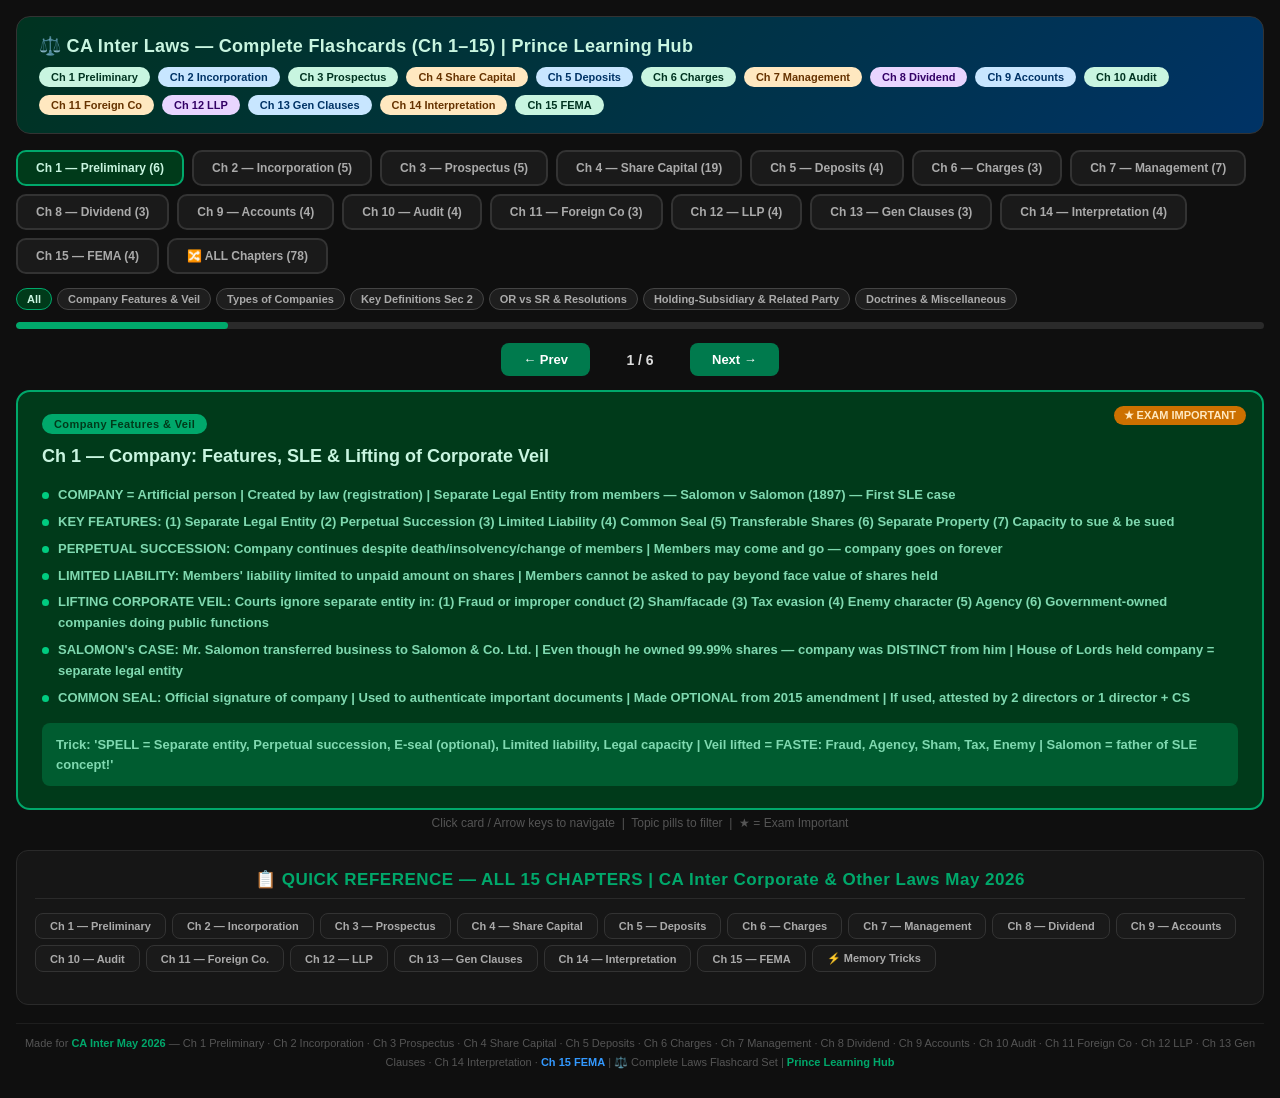
<file: law-flashcard.html>
<!DOCTYPE html>
<html lang="en">
<head>
<meta charset="UTF-8">
<meta name="viewport" content="width=device-width, initial-scale=1.0">
<title>CA Inter Corporate & Other Laws — Complete Flashcards May 2026</title>
<style>
  *{box-sizing:border-box;margin:0;padding:0}
  body{font-family:'Segoe UI',Arial,sans-serif;background:#0f0f0f;color:#f0f0f0;min-height:100vh;padding:16px}
  .app-header{background:linear-gradient(135deg,#003320,#003366);border-radius:14px;padding:18px 22px;margin-bottom:16px;display:flex;align-items:center;justify-content:space-between;flex-wrap:wrap;gap:10px;border:1px solid #333}
  .app-header h1{font-size:18px;font-weight:700;color:#C8F5E0;letter-spacing:0.3px}
  .app-header .badges{display:flex;gap:8px;flex-wrap:wrap}
  .app-header .badge{font-size:11px;font-weight:700;padding:4px 12px;border-radius:20px}
  .b1{background:#C8F5E0;color:#003320}
  .b2{background:#C8E6FF;color:#003366}
  .b3{background:#FFE8C0;color:#663300}
  .b4{background:#E8D5FF;color:#330066}

  .chapter-tabs{display:flex;gap:8px;margin-bottom:14px;flex-wrap:wrap}
  .ch-tab{padding:9px 18px;border-radius:10px;font-size:12px;font-weight:700;cursor:pointer;border:2px solid #333;background:#1a1a1a;color:#aaa;transition:all 0.2s}
  .ch-tab.active-ch1{background:#003A1A;color:#C8F5E0;border-color:#00A86B}
  .ch-tab.active-ch2{background:#00204D;color:#C8E6FF;border-color:#0066CC}
  .ch-tab.active-ch3{background:#2D1B00;color:#FFE8C0;border-color:#FF8C00}
  .ch-tab.active-ch4{background:#1A0033;color:#E8D5FF;border-color:#9933FF}
  .ch-tab.active-ch6{background:#003320;color:#B8F0D8;border-color:#00CC66}
  .ch-tab.active-ch11{background:#001A40;color:#C8E6FF;border-color:#3399FF}
  .ch-tab.active-hp{background:#003A1A;color:#C8F5E0;border-color:#00A86B}
  .ch-tab.active-ifos{background:#2D1B00;color:#FFE8C0;border-color:#FF8C00}
  .ch-tab.active-club{background:#00204D;color:#C8E6FF;border-color:#0066CC}
  .ch-tab.active-setoff{background:#330000;color:#FFD0D0;border-color:#CC0000}
  .ch-tab.active-via{background:#003320;color:#B8F0D8;border-color:#00CC66}
  .ch-tab.active-rtn{background:#001A40;color:#C8E6FF;border-color:#3399FF}

  .topic-pills{display:flex;flex-wrap:wrap;gap:5px;margin-bottom:12px}
  .tpill{font-size:11px;font-weight:600;padding:4px 10px;border-radius:20px;cursor:pointer;border:1.5px solid #444;background:#1e1e1e;color:#aaa;transition:all 0.2s}
  .tpill.active-ch1{background:#003A1A;color:#C8F5E0;border-color:#00A86B}
  .tpill.active-ch2{background:#00204D;color:#C8E6FF;border-color:#0066CC}
  .tpill.active-ch3{background:#2D1B00;color:#FFE8C0;border-color:#FF8C00}
  .tpill.active-ch4{background:#1A0033;color:#E8D5FF;border-color:#9933FF}
  .tpill.active-ch6{background:#003320;color:#B8F0D8;border-color:#00CC66}
  .tpill.active-ch11{background:#001A40;color:#C8E6FF;border-color:#3399FF}
  .tpill.active-hp{background:#003A1A;color:#C8F5E0;border-color:#00A86B}
  .tpill.active-ifos{background:#2D1B00;color:#FFE8C0;border-color:#FF8C00}
  .tpill.active-club{background:#00204D;color:#C8E6FF;border-color:#0066CC}
  .tpill.active-setoff{background:#330000;color:#FFD0D0;border-color:#CC0000}
  .tpill.active-via{background:#003320;color:#B8F0D8;border-color:#00CC66}
  .tpill.active-rtn{background:#001A40;color:#C8E6FF;border-color:#3399FF}

  .pbar{height:7px;background:#2a2a2a;border-radius:4px;margin-bottom:14px;overflow:hidden}
  .pfill{height:100%;border-radius:4px;transition:width 0.4s}
  .pfill-ch1{background:#00A86B}
  .pfill-ch2{background:#0066CC}
  .pfill-ch3{background:#FF8C00}
  .pfill-ch4{background:#9933FF}
  .pfill-ch6{background:#00CC66}
  .pfill-ch11{background:#3399FF}
  .pfill-hp{background:#00A86B}
  .pfill-ifos{background:#FF8C00}
  .pfill-club{background:#0066CC}
  .pfill-setoff{background:#CC0000}
  .pfill-via{background:#00CC66}
  .pfill-rtn{background:#3399FF}

  .cnav{display:flex;align-items:center;justify-content:center;gap:10px;margin-bottom:14px;flex-wrap:wrap}
  .cnav button{border:none;border-radius:8px;padding:9px 22px;font-size:13px;font-weight:700;cursor:pointer;color:#fff;transition:opacity 0.2s}
  .cnav button:hover{opacity:0.85}
  .btn-ch1{background:#007A4D}
  .btn-ch2{background:#004D99}
  .btn-ch3{background:#CC7000}
  .btn-ch4{background:#7700CC}
  .btn-ch6{background:#009950}
  .btn-ch11{background:#2277CC}
  .btn-hp{background:#007A4D}
  .btn-ifos{background:#CC7000}
  .btn-club{background:#004D99}
  .btn-setoff{background:#990000}
  .btn-via{background:#009950}
  .btn-rtn{background:#2277CC}
  .ctr{font-size:14px;font-weight:700;color:#ddd;min-width:80px;text-align:center}

  .fc{border-radius:14px;padding:22px 24px;min-height:300px;border-width:2px;border-style:solid;cursor:pointer;position:relative;transition:opacity 0.15s;margin-bottom:6px}
  .fc:active{opacity:0.9}
  .fc-topic{font-size:11px;font-weight:700;padding:4px 12px;border-radius:20px;display:inline-block;margin-bottom:10px;letter-spacing:0.4px}
  .fc-title{font-size:18px;font-weight:700;margin-bottom:14px;line-height:1.35}
  .fc-bullets{list-style:none;padding:0;margin:0 0 12px}
  .fc-bullets li{font-size:13px;font-weight:600;padding:3px 0;display:flex;gap:9px;line-height:1.6;align-items:flex-start}
  .fc-bullets li .dot{flex-shrink:0;margin-top:7px;width:7px;height:7px;border-radius:50%;display:inline-block}
  .fc-trick{border-radius:8px;padding:12px 14px;margin-top:6px;font-size:13px;font-weight:700;line-height:1.5}
  .fc-star{position:absolute;top:14px;right:16px;font-size:11px;font-weight:700;padding:3px 10px;border-radius:20px;background:#CC7000;color:#FFE8C0}
  .hint{font-size:12px;color:#555;text-align:center;margin-top:6px;margin-bottom:20px}

  .summary-section{background:#161616;border-radius:12px;padding:18px;margin-top:20px;border:1px solid #2a2a2a}
  .summary-section h2{font-size:15px;font-weight:700;margin-bottom:14px;padding-bottom:8px;border-bottom:1px solid #2a2a2a}
  .summary-grid{display:grid;grid-template-columns:repeat(auto-fit,minmax(270px,1fr));gap:12px}
  .s-card{border-radius:10px;padding:14px 16px;border-left:4px solid}
  .s-card h3{font-size:13px;font-weight:700;margin-bottom:8px}
  .s-card ul{list-style:none;padding:0}
  .s-card ul li{font-size:12px;font-weight:500;padding:2px 0;line-height:1.5}
  .s-card ul li::before{content:"▸ ";opacity:0.7}

  .rate-table{width:100%;border-collapse:collapse;font-size:12px;margin-bottom:8px}
  .rate-table th{background:#1e1e1e;padding:6px 8px;text-align:left;font-weight:700;border-bottom:1px solid #333}
  .rate-table td{padding:5px 8px;border-bottom:1px solid #252525;vertical-align:top;line-height:1.45}
  .rate-table tr:last-child td{border-bottom:none}

  .qr-grid2{display:grid;grid-template-columns:1fr 1fr;gap:14px}
  @media(max-width:700px){.qr-grid2{grid-template-columns:1fr}}

  .qr-btn-bar{display:flex;flex-wrap:wrap;gap:6px;margin-bottom:14px}
  .qr-btn{font-size:11px;font-weight:700;padding:6px 14px;border-radius:8px;border:1.5px solid #333;background:#1a1a1a;color:#aaa;cursor:pointer;transition:all 0.2s}
  .qr-btn:hover{border-color:#00A86B;color:#00A86B}

  /* per-chapter active colours for QR buttons */
  .qr-btn[data-ch="1"].qr-active  {background:#003A1A;border-color:#00A86B;color:#C8F5E0}
  .qr-btn[data-ch="2"].qr-active  {background:#00204D;border-color:#0066CC;color:#C8E6FF}
  .qr-btn[data-ch="3"].qr-active  {background:#2D1B00;border-color:#FF8C00;color:#FFE8C0}
  .qr-btn[data-ch="4"].qr-active  {background:#1A0033;border-color:#9933FF;color:#E8D5FF}
  .qr-btn[data-ch="5"].qr-active  {background:#003320;border-color:#00CC66;color:#B8F0D8}
  .qr-btn[data-ch="6"].qr-active  {background:#2D1B00;border-color:#FF8C00;color:#FFE8C0}
  .qr-btn[data-ch="7"].qr-active  {background:#003A1A;border-color:#00A86B;color:#C8F5E0}
  .qr-btn[data-ch="8"].qr-active  {background:#00204D;border-color:#0066CC;color:#C8E6FF}
  .qr-btn[data-ch="9"].qr-active  {background:#003320;border-color:#00CC66;color:#B8F0D8}
  .qr-btn[data-ch="10"].qr-active {background:#1A0033;border-color:#9933FF;color:#E8D5FF}
  .qr-btn[data-ch="11"].qr-active {background:#001A40;border-color:#3399FF;color:#C8E6FF}
  .qr-btn[data-ch="12"].qr-active {background:#330000;border-color:#CC0000;color:#FFD0D0}
  .qr-btn[data-ch="13"].qr-active {background:#003320;border-color:#00CC66;color:#B8F0D8}
  .qr-btn[data-ch="14"].qr-active {background:#2D1B00;border-color:#FF8C00;color:#FFE8C0}
  .qr-btn[data-ch="15"].qr-active {background:#001A40;border-color:#3399FF;color:#C8E6FF}
  .qr-btn[data-ch="tricks"].qr-active{background:#2D0D00;border-color:#FF8C00;color:#FFD580}

  .qr-ch-head{font-size:13px;font-weight:800;padding:8px 12px;border-radius:7px;margin-bottom:10px;letter-spacing:0.3px}
  .qr-sub{font-size:12px;font-weight:700;margin-bottom:6px;margin-top:8px}
  .qr-pills{display:flex;flex-wrap:wrap;gap:5px;margin-top:8px}
  .qr-pill{font-size:11px;font-weight:600;padding:3px 10px;border-radius:14px}

  .qr-chapter{background:#111;border-radius:12px;padding:16px 18px;margin-bottom:18px;border-left:4px solid #444}

  .footer{font-size:11px;color:#555;text-align:center;margin-top:18px;padding:10px 0;border-top:1px solid #1e1e1e;line-height:1.7}
  .footer span{color:#00A86B;font-weight:700}

  @media(max-width:600px){
    .fc-title{font-size:15px}
    .fc{padding:16px 14px}
    .ch-tab{padding:7px 12px;font-size:11px}
  }

  .ch-tab.active-hp{background:#003A1A;color:#C8F5E0;border-color:#00A86B}
  .ch-tab.active-ifos{background:#2D1B00;color:#FFE8C0;border-color:#FF8C00}
  .ch-tab.active-club{background:#00204D;color:#C8E6FF;border-color:#0066CC}
  .ch-tab.active-setoff{background:#330000;color:#FFD0D0;border-color:#CC0000}
  .ch-tab.active-via{background:#003320;color:#B8F0D8;border-color:#00CC66}
  .ch-tab.active-rtn{background:#001A40;color:#C8E6FF;border-color:#3399FF}

  .qr-panel{
    display:none;
    animation:qrFadeIn 0.28s ease;
  }
  .qr-panel.qr-open{display:block}

  @keyframes qrFadeIn{
    from{opacity:0;transform:translateY(8px)}
    to  {opacity:1;transform:translateY(0)}
  }
</style>
</head>
<body>

<div class="app-header">
  <h1>⚖️ CA Inter Laws — Complete Flashcards (Ch 1–15) | Prince Learning Hub</h1>
  <div class="badges">
    <span class="badge b1">Ch 1 Preliminary</span>
    <span class="badge b2">Ch 2 Incorporation</span>
    <span class="badge b1">Ch 3 Prospectus</span>
    <span class="badge b3">Ch 4 Share Capital</span>
    <span class="badge b2">Ch 5 Deposits</span>
    <span class="badge b1">Ch 6 Charges</span>
    <span class="badge b3">Ch 7 Management</span>
    <span class="badge b4">Ch 8 Dividend</span>
    <span class="badge b2">Ch 9 Accounts</span>
    <span class="badge b1">Ch 10 Audit</span>
    <span class="badge b3">Ch 11 Foreign Co</span>
    <span class="badge b4">Ch 12 LLP</span>
    <span class="badge b2">Ch 13 Gen Clauses</span>
    <span class="badge b3">Ch 14 Interpretation</span>
    <span class="badge b1">Ch 15 FEMA</span>
  </div>
</div>

<div class="chapter-tabs">
  <button class="ch-tab active-ch1" id="tab-ch1" onclick="switchChapter(1)">Ch 1</button>
  <button class="ch-tab" id="tab-ch2" onclick="switchChapter(2)">Ch 2</button>
  <button class="ch-tab" id="tab-ch3" onclick="switchChapter(3)">Ch 3</button>
  <button class="ch-tab" id="tab-hp" onclick="switchChapter('hp')">Ch 4</button>
  <button class="ch-tab" id="tab-ch4" onclick="switchChapter(4)">Ch 5</button>
  <button class="ch-tab" id="tab-ch6" onclick="switchChapter(6)">Ch 6</button>
  <button class="ch-tab" id="tab-ifos" onclick="switchChapter('ifos')">Ch 7</button>
  <button class="ch-tab" id="tab-club" onclick="switchChapter('club')">Ch 8</button>
  <button class="ch-tab" id="tab-setoff" onclick="switchChapter('setoff')">Ch 9</button>
  <button class="ch-tab" id="tab-via" onclick="switchChapter('via')">Ch 10</button>
  <button class="ch-tab" id="tab-ch11" onclick="switchChapter(11)">Ch 11</button>
  <button class="ch-tab" id="tab-rtn" onclick="switchChapter('rtn')">Ch 12</button>
  <button class="ch-tab" id="tab-ch13" onclick="switchChapter(13)">Ch 13</button>
  <button class="ch-tab" id="tab-ch14" onclick="switchChapter(14)">Ch 14</button>
  <button class="ch-tab" id="tab-ch15" onclick="switchChapter(15)">Ch 15</button>
  <button class="ch-tab" id="tab-mega" onclick="switchChapter('mega')">🔀 ALL Chapters</button>
</div>

<div class="topic-pills" id="tpills"></div>
<div class="pbar"><div class="pfill pfill-ch1" id="pf" style="width:4%"></div></div>
<div class="cnav">
  <button class="btn-ch1" id="btnPrev" onclick="prev()">&#8592; Prev</button>
  <span class="ctr" id="ctr">1 / ?</span>
  <button class="btn-ch1" id="btnNext" onclick="next()">Next &#8594;</button>
</div>
<div class="fc" id="fc" onclick="next()"></div>
<div class="hint">Click card / Arrow keys to navigate &nbsp;|&nbsp; Topic pills to filter &nbsp;|&nbsp; ★ = Exam Important</div>

<div class="summary-section">
<h2 style="color:#00A86B;text-align:center;font-size:17px;letter-spacing:0.5px">📋 QUICK REFERENCE — ALL 15 CHAPTERS | CA Inter Corporate & Other Laws May 2026</h2>

<div class="qr-btn-bar">
  <button class="qr-btn" data-ch="1" onclick="showQR('1')">Ch 1 — Preliminary</button>
  <button class="qr-btn" data-ch="2" onclick="showQR('2')">Ch 2 — Incorporation</button>
  <button class="qr-btn" data-ch="3" onclick="showQR('3')">Ch 3 — Prospectus</button>
  <button class="qr-btn" data-ch="4" onclick="showQR('4')">Ch 4 — Share Capital</button>
  <button class="qr-btn" data-ch="5" onclick="showQR('5')">Ch 5 — Deposits</button>
  <button class="qr-btn" data-ch="6" onclick="showQR('6')">Ch 6 — Charges</button>
  <button class="qr-btn" data-ch="7" onclick="showQR('7')">Ch 7 — Management</button>
  <button class="qr-btn" data-ch="8" onclick="showQR('8')">Ch 8 — Dividend</button>
  <button class="qr-btn" data-ch="9" onclick="showQR('9')">Ch 9 — Accounts</button>
  <button class="qr-btn" data-ch="10" onclick="showQR('10')">Ch 10 — Audit</button>
  <button class="qr-btn" data-ch="11" onclick="showQR('11')">Ch 11 — Foreign Co.</button>
  <button class="qr-btn" data-ch="12" onclick="showQR('12')">Ch 12 — LLP</button>
  <button class="qr-btn" data-ch="13" onclick="showQR('13')">Ch 13 — Gen Clauses</button>
  <button class="qr-btn" data-ch="14" onclick="showQR('14')">Ch 14 — Interpretation</button>
  <button class="qr-btn" data-ch="15" onclick="showQR('15')">Ch 15 — FEMA</button>
  <button class="qr-btn" data-ch="tricks" onclick="showQR('tricks')">⚡ Memory Tricks</button>
</div>

<!-- ═══ QR PANELS ═══ -->

<div class="qr-panel" id="qr-panel-1">
<div class="qr-chapter" style="border-left-color:#00A86B">
  <div class="qr-ch-head" style="background:#003A1A;color:#C8F5E0">Ch 1 — Preliminary (Companies Act 2013)</div>
  <div class="qr-grid2">
    <div>
      <div class="qr-sub" style="color:#00A86B">Key Definitions — Section 2</div>
      <table class="rate-table">
        <tr><th>Term</th><th>Definition / Key Point</th></tr>
        <tr><td>Company [2(20)]</td><td>Company incorporated under this Act or previous company law</td></tr>
        <tr><td>Body Corporate [2(11)]</td><td>Includes company, LLP, and any other body incorporated outside India (excludes co-op society, registered under State law)</td></tr>
        <tr><td>Member [2(55)]</td><td>Subscriber to MOA | Person holding shares | Person named in register of members</td></tr>
        <tr><td>Director [2(34)]</td><td>Person appointed to BOD of company (only individuals)</td></tr>
        <tr><td>Managing Director [2(54)]</td><td>Director with substantial powers of management by virtue of AOA/agreement/SR/BOD resolution</td></tr>
        <tr><td>Manager [2(53)]</td><td>Entrusted with whole or substantial powers of management (not BOD)</td></tr>
        <tr><td>Promoter [2(69)]</td><td>Person in control | Named in prospectus | Whose advice/directions BOD is accustomed to act</td></tr>
        <tr><td>Key Managerial Personnel [2(51)]</td><td>MD/CEO + CS + CFO + WTD + such other officers as prescribed</td></tr>
        <tr><td>Subsidiary [2(87)]</td><td>Company where another (holding) controls composition of BOD OR holds >50% total voting power</td></tr>
        <tr><td>Associate Company [2(6)]</td><td>Company where another has significant influence (20%+ voting power) but not subsidiary</td></tr>
      </table>
    </div>
    <div>
      <div class="qr-sub" style="color:#00A86B">Types of Companies</div>
      <table class="rate-table">
        <tr><th>Type</th><th>Key Feature</th></tr>
        <tr><td>Private Company [2(68)]</td><td>Min 2 members, max 200 | Min 2 directors | Restricts share transfer | Cannot invite public to subscribe</td></tr>
        <tr><td>Public Company [2(71)]</td><td>Min 7 members | Min 3 directors | Subsidiary of public = deemed public</td></tr>
        <tr><td>One Person Company (OPC)</td><td>1 member (Indian resident) | 1 director minimum | Nominee mandatory | Not for NRI/foreign national</td></tr>
        <tr><td>Small Company [2(85)]</td><td>Paid-up capital ≤₹4Cr AND T/O ≤₹40Cr | NOT applicable to holding/subsidiary/Sec 8/govt company</td></tr>
        <tr><td>Dormant Company [Sec 455]</td><td>No significant accounting transactions | To hold property/IP | Can have minimum statutory compliances</td></tr>
        <tr><td>Government Company [2(45)]</td><td>CG/SG/both holds ≥51% paid-up share capital</td></tr>
        <tr><td>Section 8 Company</td><td>Non-profit | Promotes commerce/art/science/sports/education/charity | Cannot pay dividend</td></tr>
        <tr><td>Nidhi Company [Sec 406]</td><td>Mutual benefit society for members only | Borrowing and lending among members</td></tr>
      </table>
      <div class="qr-pills">
        <span class="qr-pill" style="background:#003A1A;color:#C8F5E0">OR = Simple majority &gt;50% | SR = 3× votes for vs against (&gt;75%)</span>
        <span class="qr-pill" style="background:#003A1A;color:#C8F5E0">BOD = Board Resolution | Members = Ordinary/Special Resolution</span>
        <span class="qr-pill" style="background:#003A1A;color:#C8F5E0">Lifting of Corporate Veil: Fraud, Sham, Tax evasion, Agency, Enemy character</span>
      </div>
    </div>
  </div>
</div>
</div><!-- /qr-panel-1 -->

<div class="qr-panel" id="qr-panel-2">
<div class="qr-chapter" style="border-left-color:#0066CC">
  <div class="qr-ch-head" style="background:#00204D;color:#C8E6FF">Ch 2 — Incorporation of Company &amp; Matters Incidental Thereto</div>
  <div class="qr-grid2">
    <div>
      <div class="qr-sub" style="color:#0066CC">SPICe+ Process — Section 7</div>
      <table class="rate-table">
        <tr><th>Step</th><th>Details</th></tr>
        <tr><td>Form</td><td>SPICe+ (INC-32) — Simplified Proforma for Incorporating Company electronically</td></tr>
        <tr><td>Documents</td><td>e-MOA (INC-33) + e-AOA (INC-34) signed by all subscribers</td></tr>
        <tr><td>Declaration</td><td>Form INC-9 from first directors & subscribers | Form INC-8 by advocate/CA/CS/CMA</td></tr>
        <tr><td>First Director</td><td>DIR-2 (consent) + DIR-12 (appointment filing)</td></tr>
        <tr><td>Name Reservation (New Co)</td><td>SPICe+ — 20 days (extendable 20+20 days for ₹1K+₹2K)</td></tr>
        <tr><td>Name Reservation (Existing)</td><td>RUN (Reserve Unique Name) — 60 days from ROC approval</td></tr>
        <tr><td>COI Effect [Sec 9]</td><td>From date of COI: Perpetual succession | Capacity to sue/be sued | Hold property</td></tr>
        <tr><td>Commencement [Sec 10A]</td><td>INC-20A (declaration by director) within 180 days of incorporation | Verified by CA/CS/CMA</td></tr>
      </table>
    </div>
    <div>
      <div class="qr-sub" style="color:#0066CC">MOA Clauses &amp; AOA</div>
      <table class="rate-table">
        <tr><th>MOA Clause</th><th>Content</th><th>Change by</th></tr>
        <tr><td>Name Clause</td><td>Company name | 'Limited'/'Pvt. Ltd.' at end</td><td>SR + ROC approval</td></tr>
        <tr><td>Registered Office</td><td>State where registered office situated</td><td>SR (+ RD approval if inter-ROC)</td></tr>
        <tr><td>Objects Clause</td><td>Objects for which company formed</td><td>SR</td></tr>
        <tr><td>Liability Clause</td><td>Liability of members (limited/unlimited)</td><td>SR (limited conditions)</td></tr>
        <tr><td>Capital Clause</td><td>Authorised share capital</td><td>OR</td></tr>
        <tr><td>Association Clause</td><td>Subscribers' undertaking to form company</td><td>Not alterable</td></tr>
      </table>
      <div class="qr-pills" style="margin-top:8px">
        <span class="qr-pill" style="background:#00204D;color:#C8E6FF">AOA = Internal rules of management | Articles bind company & members</span>
        <span class="qr-pill" style="background:#00204D;color:#C8E6FF">Memorandum is constitution | MOA > AOA always if conflict</span>
        <span class="qr-pill" style="background:#00204D;color:#C8E6FF">Registered office: Notice within 30 days | INC-22 filing</span>
        <span class="qr-pill" style="background:#00204D;color:#C8E6FF">Subsidiary CANNOT hold shares of its holding company [Sec 19]</span>
      </div>
    </div>
  </div>
</div>
</div><!-- /qr-panel-2 -->

<div class="qr-panel" id="qr-panel-3">
<div class="qr-chapter" style="border-left-color:#FF8C00">
  <div class="qr-ch-head" style="background:#2D1B00;color:#FFE8C0">Ch 3 — Prospectus &amp; Allotment of Securities</div>
  <div class="qr-grid2">
    <div>
      <div class="qr-sub" style="color:#FF8C00">Prospectus — Key Rules</div>
      <table class="rate-table">
        <tr><th>Item</th><th>Rule</th></tr>
        <tr><td>Prospectus [2(70)]</td><td>Any document inviting deposits/subscriptions/purchase of securities</td></tr>
        <tr><td>Who can issue</td><td>Only PUBLIC company | Pvt company cannot issue prospectus to public</td></tr>
        <tr><td>Filing</td><td>Must be filed with ROC before issuance | Valid for 90 days from filing</td></tr>
        <tr><td>Deemed Prospectus [Sec 25]</td><td>Document offering securities for sale = deemed prospectus (allotted to merchant bankers for resale)</td></tr>
        <tr><td>Shelf Prospectus [Sec 31]</td><td>Public financial institutions/banks — file once, issue securities multiple times within 1 year</td></tr>
        <tr><td>Red Herring Prospectus</td><td>Does NOT include complete info on quantity/price | Filed before opening of subscription list</td></tr>
        <tr><td>Abridged Prospectus</td><td>Memorandum containing salient features | Must accompany every application form</td></tr>
        <tr><td>Private Placement [Sec 42]</td><td>Max 200 persons (in aggregate in a financial year) per class of security | Fresh offer each time</td></tr>
      </table>
    </div>
    <div>
      <div class="qr-sub" style="color:#FF8C00">Allotment of Securities — Key Points</div>
      <table class="rate-table">
        <tr><th>Item</th><th>Rule</th></tr>
        <tr><td>Min Subscription [Sec 39]</td><td>Application money = at least 5% of nominal value | Not received in 30 days = refund within 15 days</td></tr>
        <tr><td>Application Money</td><td>Must be deposited in scheduled bank account | Used only for: allotment + repayment</td></tr>
        <tr><td>Return of Allotment</td><td>PAS-3 within 30 days of allotment | Penalty: ₹1,000/day up to ₹1 lakh</td></tr>
        <tr><td>Oversubscription</td><td>Excess amount refunded within 15 days | After 15 days: Interest @15% pa</td></tr>
        <tr><td>Misleading Prospectus</td><td>Civil: Compensation to allottee | Criminal: Imprisonment up to 10 years + fine ₹3L to ₹25Cr</td></tr>
        <tr><td>Right to Rescind</td><td>Allottee can rescind if prospectus has misstatement | Must act before company goes into liquidation</td></tr>
      </table>
      <div class="qr-pills" style="margin-top:8px">
        <span class="qr-pill" style="background:#2D1B00;color:#FFE8C0">Misstatement: Promoter, Director, Expert, Issuer all liable</span>
        <span class="qr-pill" style="background:#2D1B00;color:#FFE8C0">Expert = Person who gives opinion in prospectus (not director/officer)</span>
        <span class="qr-pill" style="background:#2D1B00;color:#FFE8C0">QIB, HNI, Retail — categories for book building</span>
      </div>
    </div>
  </div>
</div>
</div><!-- /qr-panel-3 -->

<div class="qr-panel" id="qr-panel-4">
<div class="qr-chapter" style="border-left-color:#9933FF">
  <div class="qr-ch-head" style="background:#1A0033;color:#E8D5FF">Ch 4 — Share Capital &amp; Debentures [Sec 43–71 &amp; 180(1)(c)] | By CA Shubham Singhal (AIR 4)</div>
  <div class="qr-grid2">
    <div>
      <div class="qr-sub" style="color:#9933FF">📋 SH Forms — Complete Reference (All Exam Important)</div>
      <table class="rate-table">
        <tr><th>Form</th><th>Section</th><th>Purpose</th></tr>
        <tr><td>SH-1</td><td>46</td><td>Form of share certificate</td></tr>
        <tr><td>SH-2</td><td>46</td><td>Register of renewed and duplicate share certificates (at RO; by CS)</td></tr>
        <tr><td>SH-3</td><td>54</td><td>Register of Sweat Equity Shares issued</td></tr>
        <tr><td>SH-4</td><td>56</td><td>Transfer of security held in physical form (instrument of transfer)</td></tr>
        <tr><td>SH-5</td><td>56</td><td>Notice to transferor and transferee in case of partly paid-up shares</td></tr>
        <tr><td>SH-7</td><td>64</td><td>Notice to ROC for alteration of share capital (within 30 days)</td></tr>
        <tr><td>SH-8</td><td>68</td><td>Letter of offer for buy-back (from Company to ROC) — BEFORE buyback</td></tr>
        <tr><td>SH-9</td><td>68</td><td>Declaration of Solvency (file with ROC + SEBI if listed) — signed by 2 dirs (1 MD)</td></tr>
        <tr><td>SH-10</td><td>68</td><td>Register of shares/other securities bought back</td></tr>
        <tr><td>SH-11</td><td>68</td><td>Return on completion of buyback — within 30 days — file with ROC (+SEBI if listed)</td></tr>
        <tr><td>SH-12</td><td>71</td><td>Debenture Trust Deed — within 3 months of closure of issue</td></tr>
        <tr><td>SH-15</td><td>68</td><td>Certificate of buyback compliance — signed by 2 directors (1 MD)</td></tr>
      </table>

      <div class="qr-sub" style="color:#9933FF">⏰ Critical Time Limits — Ch 4 (All Exam Important)</div>
      <table class="rate-table">
        <tr><th>Section</th><th>Event</th><th>Time Limit</th><th>Penalty</th></tr>
        <tr><td>Sec 46</td><td>Duplicate cert — Unlisted co</td><td>3 months from complete docs</td><td>—</td></tr>
        <tr><td>Sec 46</td><td>Duplicate cert — Listed co</td><td>15 days from complete docs</td><td>—</td></tr>
        <tr><td>Sec 46</td><td>Certificate records preservation</td><td>30 years (dispute = permanently)</td><td>—</td></tr>
        <tr><td>Sec 46</td><td>Surrender cert — deface &amp; destroy</td><td>Deface immediately; Destroy after 3 years</td><td>—</td></tr>
        <tr><td>Sec 48</td><td>Apply to Tribunal for variation of rights</td><td>21 days after date of consent/SR</td><td>—</td></tr>
        <tr><td>Sec 48</td><td>Company files Tribunal order with ROC</td><td>30 days of Tribunal order</td><td>—</td></tr>
        <tr><td>Sec 54 SES</td><td>SES allotment after SR</td><td>Within 12 months of SR</td><td>—</td></tr>
        <tr><td>Sec 56</td><td>Transfer instrument delivery to company</td><td>Within 60 days of execution</td><td>—</td></tr>
        <tr><td>Sec 56</td><td>Partly paid shares — TEE no-objection</td><td>Within 2 weeks of SH-5 notice</td><td>—</td></tr>
        <tr><td>Sec 56(4)</td><td>Cert — Subscribers to MOA</td><td>2 months of incorporation</td><td>₹50,000 default</td></tr>
        <tr><td>Sec 56(4)</td><td>Cert — Any allotment of shares</td><td>2 months of allotment</td><td>₹50,000 default</td></tr>
        <tr><td>Sec 56(4)</td><td>Cert — Transfer or Transmission</td><td>1 month of instrument/IOT receipt</td><td>₹50,000 default</td></tr>
        <tr><td>Sec 56(4)</td><td>Cert — Allotment of debentures</td><td>6 months of allotment</td><td>₹50,000 default</td></tr>
        <tr><td>Sec 58 Pvt</td><td>Notice of refusal to transfer</td><td>30 days of delivery</td><td>—</td></tr>
        <tr><td>Sec 58 Pvt</td><td>Appeal to Tribunal (refusal)</td><td>30 days of notice / 60 days if no notice</td><td>—</td></tr>
        <tr><td>Sec 58 Public</td><td>Appeal to Tribunal (refusal)</td><td>60 days of notice / 90 days if no notice</td><td>—</td></tr>
        <tr><td>Sec 58</td><td>Company comply with Tribunal order</td><td>10 days of receipt of order</td><td>1-3 yrs + ₹1L-5L</td></tr>
        <tr><td>Sec 62</td><td>Rights issue offer period</td><td>Not &lt;15 days, Not &gt;30 days</td><td>—</td></tr>
        <tr><td>Sec 62</td><td>Notice to existing SH before issue</td><td>At least 3 days before opening</td><td>—</td></tr>
        <tr><td>Sec 62(4)</td><td>Appeal to Tribunal — Govt conversion</td><td>60 days from communication of order</td><td>—</td></tr>
        <tr><td>Sec 64</td><td>SH-7 to ROC — SC alteration</td><td>30 days of action</td><td>₹500/day; max ₹5L co, ₹1L OID</td></tr>
        <tr><td>Sec 66</td><td>File Tribunal order + minute with ROC</td><td>30 days of receipt of order</td><td>—</td></tr>
        <tr><td>Sec 66</td><td>Tribunal: consider representations</td><td>Within 3 months of notice</td><td>—</td></tr>
        <tr><td>Sec 68</td><td>BB completion after SR/BR</td><td>1 year from date of SR/BR</td><td>—</td></tr>
        <tr><td>Sec 68</td><td>Destroy shares after BB</td><td>7 days of last date of completion</td><td>—</td></tr>
        <tr><td>Sec 68</td><td>No further issue of same kind after BB</td><td>6 months restriction</td><td>—</td></tr>
        <tr><td>Sec 68</td><td>SH-11 return after BB</td><td>30 days of completion</td><td>—</td></tr>
        <tr><td>Sec 70</td><td>BB after default is cured</td><td>3 years must lapse after default ceases</td><td>—</td></tr>
        <tr><td>Sec 71</td><td>Debenture Trust Deed execution</td><td>60 days after allotment (SH-12 in 3 months)</td><td>—</td></tr>
        <tr><td>Sec 71 DRR</td><td>Invest/deposit 15% of maturing debentures</td><td>On or before 30th April each year</td><td>—</td></tr>
      </table>
    </div>
    <div>
      <div class="qr-sub" style="color:#9933FF">💡 Sweat Equity Shares [Sec 54] — Complete Rules</div>
      <table class="rate-table">
        <tr><th>Parameter</th><th>Rule</th></tr>
        <tr><td>Who can get SES</td><td>Directors (whole-time or not) + Permanent employees (India or outside India) + Employees/directors of subsidiary or holding co</td></tr>
        <tr><td>Authorization</td><td>Special Resolution (SR) — specifying: No. of shares + Current Market Price + Consideration + Issued to whom</td></tr>
        <tr><td>SR validity</td><td>Allotment must be within 12 months of SR</td></tr>
        <tr><td>Max per FY</td><td>NOT &gt; 15% of existing PUESC OR issue value of ₹5 Crores (Whichever is Higher)</td></tr>
        <tr><td>Total cap at any time</td><td>NOT &gt; 25% of PUESC</td></tr>
        <tr><td>Startup special limit</td><td>NOT &gt; 50% of PUESC for first 10 years from incorporation</td></tr>
        <tr><td>Lock-in period</td><td>3 years from date of allotment (mention in share certificate)</td></tr>
        <tr><td>Issue price</td><td>Determined by Registered Valuer with proper justification</td></tr>
        <tr><td>Valuation of IPR/know-how</td><td>By Registered Valuer with report to BOD</td></tr>
        <tr><td>Treatment — non-cash</td><td>If depreciable/amortisable = carry to BS as per AS; Otherwise = expense as per AS</td></tr>
        <tr><td>Register</td><td>Form SH-3 at Registered Office (or as decided by Board)</td></tr>
        <tr><td>Disclosure</td><td>Specific details in BOD Report</td></tr>
        <tr><td>Ranking</td><td>Pari passu with other equity shares; All equity rights apply</td></tr>
        <tr><td>Listed company</td><td>As per SEBI Regulations | Not listed = as per Rules</td></tr>
      </table>

      <div class="qr-sub" style="color:#9933FF">🔁 Buy-Back [Sec 68] — Complete Cheat Sheet</div>
      <table class="rate-table">
        <tr><th>Parameter</th><th>Rule</th></tr>
        <tr><td>Sources of BB</td><td>Free Reserves + SPA + Proceeds of fresh issue (NOT same kind of earlier issue)</td></tr>
        <tr><td>Board Resolution (no SR)</td><td>When BB ≤ 10% of total PUESC + Free Reserves</td></tr>
        <tr><td>SR Required</td><td>When BB &gt; 10% of PUESC + FR</td></tr>
        <tr><td>Maximum limit</td><td>25% of total PUC + FR (Equity BB in FY = 25% of PUESC + FR)</td></tr>
        <tr><td>Debt-equity ratio after BB</td><td>(Secured + Unsecured debts) / (Paid-up Equity Capital + FR) ≤ 2</td></tr>
        <tr><td>Shares must be</td><td>Fully paid up</td></tr>
        <tr><td>Cooling period</td><td>1 year from date of closure of preceding BB</td></tr>
        <tr><td>SH-8 — Before BB</td><td>Letter of offer filed with ROC</td></tr>
        <tr><td>SH-9 — Before BB</td><td>Declaration of Solvency filed with ROC + SEBI (listed) | Signed by 2 dirs (1 MD compulsory)</td></tr>
        <tr><td>Affidavit content</td><td>BOD made full inquiry + capable of meeting liabilities + will NOT be insolvent within 1 year</td></tr>
        <tr><td>Completion</td><td>Within 1 year of SR/BR</td></tr>
        <tr><td>Post-BB destruction</td><td>Extinguish and physically destroy within 7 days of last date of completion</td></tr>
        <tr><td>Restriction after BB</td><td>No further issue of same kind within 6 months (Exceptions: bonus, ESOP/sweat/warrants/conversion)</td></tr>
        <tr><td>SH-11 + SH-15</td><td>Return + Compliance certificate within 30 days of completion</td></tr>
        <tr><td>CRR creation</td><td>When BB from Free Reserves or SPA → transfer nominal value to CRR</td></tr>
        <tr><td>Default penalty</td><td>Company + OID → ₹1L to ₹3L</td></tr>
        <tr><td>BB Prohibited through</td><td>Subsidiary company | Investment company | Group of investment companies</td></tr>
        <tr><td>BB Prohibited when in default</td><td>Deposit repayment | Debenture/PS redemption | Dividend payment | Term loan repayment | Cured default: 3 years must lapse</td></tr>
      </table>

      <div class="qr-sub" style="color:#9933FF">📊 Debentures [Sec 71] — DRR &amp; Trustee Rules</div>
      <table class="rate-table">
        <tr><th>Parameter</th><th>Rule</th></tr>
        <tr><td>Debenture with voting rights</td><td>PROHIBITED — No voting rights for debentures</td></tr>
        <tr><td>Convertible debentures</td><td>SR required for issue of convertible debentures</td></tr>
        <tr><td>Secured debenture redemption</td><td>Max 10 years (Infra companies = max 30 years)</td></tr>
        <tr><td>Debenture Trustee when</td><td>Prospectus to public or to members &gt; 500</td></tr>
        <tr><td>Trust Deed execution</td><td>Within 60 days of allotment | SH-12 within 3 months of closure</td></tr>
        <tr><td>DRR — Banks/AIFIs</td><td>Generally NOT required to create DRR</td></tr>
        <tr><td>DRR — Unlisted (non-NBFC)</td><td>Adequate DRR = 10% of outstanding debentures in FY</td></tr>
        <tr><td>Deposit/investment by 30th April</td><td>15% of debentures maturing on 31st March of NEXT YEAR</td></tr>
        <tr><td>Minimum at all times</td><td>15% of debentures maturing during the year</td></tr>
        <tr><td>Deposit methods</td><td>Scheduled bank deposit | CG/SG securities (unencumbered) | Indian Trust Act securities | Notified bonds</td></tr>
        <tr><td>DT disqualified if</td><td>Holds shares in co | Is promoter/director/KMP/officer/employee | Indebted | Gave guarantee | Pecuniary ≥2% T/O or ₹50L | Relative of director/KMP</td></tr>
        <tr><td>DT removal</td><td>Approved by ≥ 3/4th in value of DHs</td></tr>
        <tr><td>DH meeting convened</td><td>DHs holding ≥ 1/10th request in writing OR on event of breach/default</td></tr>
        <tr><td>DT exemption clause in deed</td><td>VOID | Exception only by majority of DHs holding &gt;3/4th in value</td></tr>
      </table>

      <div class="qr-sub" style="color:#9933FF">⚡ Penalties Summary — Ch 4</div>
      <table class="rate-table">
        <tr><th>Section</th><th>Offence</th><th>Penalty</th></tr>
        <tr><td>Sec 46 (Fraud duplicate)</td><td>Company issues duplicate cert with intent to defraud</td><td>Co: Min 5× FV, Max 10× or ₹10Cr | OID: u/s 447</td></tr>
        <tr><td>Sec 53 (Discount issue)</td><td>Issue shares at discount</td><td>Fine ≤ (amount raised or ₹5L whichever less) + Refund + 12% interest</td></tr>
        <tr><td>Sec 56 (Cert default)</td><td>Failure to deliver certificates</td><td>Co + OID: ₹50,000</td></tr>
        <tr><td>Sec 57 (Personation)</td><td>Personation of shareholder</td><td>Imprisonment 1-3 years + Fine ₹1L-₹5L</td></tr>
        <tr><td>Sec 58 (Tribunal order)</td><td>Contravention of Tribunal order</td><td>Imprisonment 1-3 years + Fine ₹1L-₹5L</td></tr>
        <tr><td>Sec 64</td><td>SH-7 not filed in 30 days</td><td>₹500/day; max ₹5L (Co), ₹1L (OID)</td></tr>
        <tr><td>Sec 67</td><td>Company gives financial assistance for purchase of own/holding shares</td><td>Co: ₹1L-₹25L | OID: Jail ≤3 yrs + ₹1L-₹25L</td></tr>
        <tr><td>Sec 68 (Buyback default)</td><td>Non-compliance with BB provisions</td><td>Co + OID: ₹1L-₹3L</td></tr>
        <tr><td>Sec 66 (Officer conceals creditor)</td><td>Knowingly conceals creditor/misrepresents debt in reduction</td><td>Liable u/s 447</td></tr>
      </table>

      <div class="qr-pills" style="margin-top:8px">
        <span class="qr-pill" style="background:#1A0033;color:#E8D5FF">🔥 Bonus = Free Reserves + SPA + CRR ONLY | NEVER from revaluation reserve | Once announced = CANNOT withdraw</span>
        <span class="qr-pill" style="background:#1A0033;color:#E8D5FF">🔥 BB: Board BR = ≤10% | SR = &gt;10% | Max 25% | Debt ≤ 2× equity | 1 yr cooling | 7 days destroy | 6 months no same issue</span>
        <span class="qr-pill" style="background:#1A0033;color:#E8D5FF">🔥 SES: SR + RV valuation | 15% PUESC or ₹5Cr/FY | 25% total cap | 50% startups | 3 yr lock-in</span>
        <span class="qr-pill" style="background:#1A0033;color:#E8D5FF">🔥 PS: Max 20 yrs (Infra 30) | From profits or fresh issue | Only fully paid | CRR when from profits | Irredeemable = PROHIBITED</span>
        <span class="qr-pill" style="background:#1A0033;color:#E8D5FF">🔥 Memory: "Section 43 = 43 types? No! 2 types: Equity + Preference | DVR max 74% VP | PSH = 2 yrs no dividend = votes on ALL"</span>
        <span class="qr-pill" style="background:#1A0033;color:#E8D5FF">🔥 Memory: "SH-4 = Transfer SHeet | SH-9 = Solvency (9 months baby stays!) | SH-12 = Debenture Trust Deed"</span>
        <span class="qr-pill" style="background:#1A0033;color:#E8D5FF">Sec 180(1)(c): SR if total borrowing &gt; PUSC + FR + SPA | Temporary loans from bankers (≤6 months demand) = EXEMPT | Capital expenditure loan = NOT temporary</span>
        <span class="qr-pill" style="background:#1A0033;color:#E8D5FF">Sections NOT for exam: Sec 44, 45, 60, 65 and 72 are NOT applicable for CA Inter!</span>
      </div>
    </div>
  </div>
</div>
</div><!-- /qr-panel-4 -->

<div class="qr-panel" id="qr-panel-5">
<div class="qr-chapter" style="border-left-color:#00CC66">
  <div class="qr-ch-head" style="background:#003320;color:#B8F0D8">Ch 5 — Acceptance of Deposits by Companies</div>
  <div class="qr-grid2">
    <div>
      <div class="qr-sub" style="color:#00CC66">Who Can Accept Deposits — Section 73-76A</div>
      <table class="rate-table">
        <tr><th>Company Type</th><th>Can Accept Deposits From</th></tr>
        <tr><td>Private Company [Sec 73(2)]</td><td>Members only (with conditions) | Max 100% of paid-up capital + free reserves + securities premium</td></tr>
        <tr><td>Public Company [Sec 73]</td><td>Members only (with conditions) | Max 35% of paid-up capital + free reserves + SP</td></tr>
        <tr><td>Eligible Company [Sec 76]</td><td>Public company with Net Worth ≥₹100Cr OR T/O ≥₹500Cr | Can accept deposits from public too</td></tr>
        <tr><td>Government Company [Rule 1(3)]</td><td>Exempted from Sec 73-76A provisions</td></tr>
        <tr><td>Banking/NBFC companies</td><td>Not governed by Companies Act deposit provisions</td></tr>
      </table>
    </div>
    <div>
      <div class="qr-sub" style="color:#00CC66">Key Deposit Rules</div>
      <table class="rate-table">
        <tr><th>Item</th><th>Rule</th></tr>
        <tr><td>Deposit Repayment Reserve (DRR)</td><td>Min 20% of deposits maturing during FY to be deposited in scheduled bank by 30th April each year</td></tr>
        <tr><td>Deposit Insurance</td><td>Mandatory for eligible companies accepting from public</td></tr>
        <tr><td>Circular</td><td>Deposit circular issued 30 days before acceptance | Valid 6 months</td></tr>
        <tr><td>Deposit Repayment Period</td><td>Min 6 months | Max 36 months (extensions allowed)</td></tr>
        <tr><td>Penalty for default</td><td>Company: Fine ₹1Cr to ₹10Cr | Officer: Imprisonment up to 7 years + fine ₹25L to ₹2Cr</td></tr>
        <tr><td>Amounts not treated as deposits</td><td>Share application | Security deposit | Loans from directors | Amount received from govt/banks/FIs</td></tr>
      </table>
      <div class="qr-pills" style="margin-top:8px">
        <span class="qr-pill" style="background:#003320;color:#B8F0D8">DRR = 20% of deposits maturing | Deposit in bank by 30th April</span>
        <span class="qr-pill" style="background:#003320;color:#B8F0D8">Eligible company needs SR + Net Worth ≥₹100Cr or T/O ≥₹500Cr</span>
      </div>
    </div>
  </div>
</div>
</div><!-- /qr-panel-5 -->

<div class="qr-panel" id="qr-panel-6">
<div class="qr-chapter" style="border-left-color:#FF8C00">
  <div class="qr-ch-head" style="background:#2D1B00;color:#FFE8C0">Ch 6 — Registration of Charges</div>
  <table class="rate-table">
    <tr><th>Item</th><th>Rule</th></tr>
    <tr><td>Charge [Sec 2(16)]</td><td>Interest/lien created on property/assets as security for money borrowed</td></tr>
    <tr><td>Filing of Charge [Sec 77]</td><td>CHG-1 (other than debentures) / CHG-9 (debentures) within 30 days of creation</td></tr>
    <tr><td>Extension for late filing</td><td>ROC may condone delay: Additional 30 days with fees | Another 60 days with 2× fees</td></tr>
    <tr><td>NCLT extension</td><td>Further extension by NCLT if satisfied with cause</td></tr>
    <tr><td>Satisfaction of Charge [Sec 82]</td><td>CHG-4 within 30 days of satisfaction | ROC gives notice to charge-holder, 14 days to object</td></tr>
    <tr><td>Register of Charges</td><td>Maintained by ROC in Register of Charges | Open to inspection</td></tr>
    <tr><td>Company's Register</td><td>Every company must maintain register of charges at registered office</td></tr>
    <tr><td>Priority of charges</td><td>Earlier registered charge = priority (not earlier created) | EXCEPT actual knowledge</td></tr>
    <tr><td>Penalty for non-registration</td><td>Company & officer: ₹1L to ₹10L | Delay: ₹1,000/day up to ₹10L</td></tr>
  </table>
  <div class="qr-pills">
    <span class="qr-pill" style="background:#2D1B00;color:#FFE8C0">Void against liquidator/creditor if not registered | NOT void against company itself</span>
    <span class="qr-pill" style="background:#2D1B00;color:#FFE8C0">Crystallisation of floating charge = becomes fixed charge on certain events</span>
    <span class="qr-pill" style="background:#2D1B00;color:#FFE8C0">CHG-1 = 30 days | ROC = 300 days | NCLT = unlimited (sufficient cause)</span>
  </div>
</div>
</div><!-- /qr-panel-6 -->

<div class="qr-panel" id="qr-panel-7">
<div class="qr-chapter" style="border-left-color:#00A86B">
  <div class="qr-ch-head" style="background:#003A1A;color:#C8F5E0">Ch 7 — Management &amp; Administration</div>
  <div class="qr-grid2">
    <div>
      <div class="qr-sub" style="color:#00A86B">Directors — Key Numbers</div>
      <table class="rate-table">
        <tr><th>Item</th><th>Public Co</th><th>Private Co</th><th>OPC</th></tr>
        <tr><td>Min Directors</td><td>3</td><td>2</td><td>1</td></tr>
        <tr><td>Max Directors</td><td>15 (SR for more)</td><td>15</td><td>15</td></tr>
        <tr><td>Independent Directors</td><td>1/3 of total (listed) | Sec 149(4)</td><td>Not required</td><td>Not required</td></tr>
        <tr><td>Woman Director</td><td>Prescribed class of companies (listed + turnover >₹300Cr)</td><td>—</td><td>—</td></tr>
        <tr><td>Resident Director</td><td>At least 1 director stayed in India >182 days in previous CY</td><td>Same</td><td>Same</td></tr>
        <tr><td>DIN</td><td>Mandatory for all directors | DIR-3 application to ROC</td><td>Same</td><td>Same</td></tr>
      </table>
      <div class="qr-sub" style="color:#00A86B;margin-top:8px">Board Meetings</div>
      <table class="rate-table">
        <tr><th>Item</th><th>Rule</th></tr>
        <tr><td>First Board Meeting</td><td>Within 30 days of incorporation</td></tr>
        <tr><td>Subsequent meetings</td><td>Min 4 per year | Max gap between 2 meetings = 120 days</td></tr>
        <tr><td>Notice</td><td>7 days written notice (shorter if urgent)</td></tr>
        <tr><td>Quorum</td><td>Higher of: 1/3 of total strength OR 2 directors</td></tr>
        <tr><td>Video Conference</td><td>Allowed for board meetings | Not for certain agenda items</td></tr>
      </table>
    </div>
    <div>
      <div class="qr-sub" style="color:#00A86B">General Meetings</div>
      <table class="rate-table">
        <tr><th>Item</th><th>AGM</th><th>EGM</th></tr>
        <tr><td>Frequency</td><td>1 per year | Max gap 15 months</td><td>As and when needed</td></tr>
        <tr><td>First AGM</td><td>Within 9 months of first financial year end</td><td>—</td></tr>
        <tr><td>Subsequent AGM</td><td>Within 6 months of FY end | 21 days notice</td><td>21 days notice</td></tr>
        <tr><td>Quorum</td><td>5 (public) | 2 (private) | 1 (if only 1 member)</td><td>Same</td></tr>
        <tr><td>Proxy</td><td>Any member can appoint proxy | Proxy can vote but not speak</td><td>Same</td></tr>
        <tr><td>Postal Ballot</td><td>Mandatory for prescribed items (alteration of MOA, buy-back, etc.)</td><td>—</td></tr>
      </table>
      <div class="qr-pills" style="margin-top:8px">
        <span class="qr-pill" style="background:#003A1A;color:#C8F5E0">AGM cannot be held on national holiday | Working hours only</span>
        <span class="qr-pill" style="background:#003A1A;color:#C8F5E0">Adjourned meeting: 3 members = quorum (if no quorum in adjourned)</span>
        <span class="qr-pill" style="background:#003A1A;color:#C8F5E0">ROC power: Call AGM if company fails | NCLT: Call EGM</span>
        <span class="qr-pill" style="background:#003A1A;color:#C8F5E0">Independent Director: 5+5 year term | Same company cooling 3 years</span>
      </div>
    </div>
  </div>
</div>
</div><!-- /qr-panel-7 -->

<div class="qr-panel" id="qr-panel-8">
<div class="qr-chapter" style="border-left-color:#0066CC">
  <div class="qr-ch-head" style="background:#00204D;color:#C8E6FF">Ch 8 — Declaration &amp; Payment of Dividend</div>
  <table class="rate-table">
    <tr><th>Item</th><th>Rule</th></tr>
    <tr><td>Final Dividend</td><td>Declared at AGM by OR on recommendation of BOD | From current year profit OR free reserves</td></tr>
    <tr><td>Interim Dividend</td><td>Declared by BOD between two AGMs | If loss — cannot exceed average dividend of preceding 3 years</td></tr>
    <tr><td>Out of Capital</td><td>PROHIBITED | Dividend only from: Current profits + Previous year profits + Free reserves</td></tr>
    <tr><td>Depreciation</td><td>Must provide current year full depreciation before declaring dividend</td></tr>
    <tr><td>Transfer to Reserves</td><td>Not mandatory | But if declared from past reserves — transfer 10% of current profits to reserves</td></tr>
    <tr><td>Payment Timeline</td><td>30 days from declaration | Unpaid Dividend Account within 7 days of 30-day period</td></tr>
    <tr><td>IEPF [Sec 125]</td><td>Unclaimed dividend for 7 years → transferred to IEPF (Investor Education & Protection Fund)</td></tr>
    <tr><td>Shares also to IEPF</td><td>If dividend unclaimed 7 consecutive years → shares also transferred to IEPF</td></tr>
    <tr><td>Refund from IEPF</td><td>Claimant can file IEPF-5 to reclaim | Company files IEPF-6 on verification</td></tr>
    <tr><td>Prohibition</td><td>Cannot declare dividend if: default in repayment of deposits + interest | Default in payment of previous dividend</td></tr>
  </table>
  <div class="qr-pills">
    <span class="qr-pill" style="background:#00204D;color:#C8E6FF">Dividend on preference shares: From current profits FIRST then equity</span>
    <span class="qr-pill" style="background:#00204D;color:#C8E6FF">7 years unclaimed → IEPF | Shares also go after 7 consecutive missed dividends</span>
    <span class="qr-pill" style="background:#00204D;color:#C8E6FF">Dividend must be paid within 30 days | Bank UDA account by day 37</span>
  </div>
</div>
</div><!-- /qr-panel-8 -->

<div class="qr-panel" id="qr-panel-9">
<div class="qr-chapter" style="border-left-color:#00CC66">
  <div class="qr-ch-head" style="background:#003320;color:#B8F0D8">Ch 9 — Accounts of Companies</div>
  <div class="qr-grid2">
    <div>
      <div class="qr-sub" style="color:#00CC66">Financial Statements — Section 129</div>
      <table class="rate-table">
        <tr><th>Item</th><th>Rule</th></tr>
        <tr><td>FS Components</td><td>Balance Sheet + P&L + CFS + Statement of changes in equity + Notes</td></tr>
        <tr><td>CFS Mandatory for</td><td>Listed companies + companies having subsidiaries/associates/joint ventures</td></tr>
        <tr><td>Period</td><td>1 April to 31 March (uniform FY for all companies) | Exception: Newly incorporated or foreign company's Indian subsidiary</td></tr>
        <tr><td>FS Authentication</td><td>Signed by: MD/CEO + CFO + CS (if any) + at least 2 directors (one being MD)</td></tr>
        <tr><td>Send to Members</td><td>21 days before AGM | Electronic or physical</td></tr>
        <tr><td>Filing with ROC</td><td>AOC-4 within 30 days of AGM | Consolidated: AOC-4 CFS within 60 days</td></tr>
      </table>
    </div>
    <div>
      <div class="qr-sub" style="color:#00CC66">Board's Report — Section 134</div>
      <table class="rate-table">
        <tr><th>Item</th><th>Content</th></tr>
        <tr><td>Directors' Responsibility Statement [134(5)]</td><td>Applicable accounting standards followed | Consistent accounting policies | Going concern basis | Adequate internal financial controls | Laws complied with</td></tr>
        <tr><td>CSR Report [Sec 135]</td><td>Applicable if: Net profit ≥₹5Cr OR Net worth ≥₹500Cr OR T/O ≥₹1000Cr | Spend 2% of avg 3-year net profit on CSR</td></tr>
        <tr><td>Voluntary Revision [Sec 131]</td><td>With NCLT permission | Revise FS/Board's report in subsequent year</td></tr>
        <tr><td>NFRA [Sec 132]</td><td>National Financial Reporting Authority | Oversees accounting/auditing standards</td></tr>
      </table>
      <div class="qr-pills" style="margin-top:8px">
        <span class="qr-pill" style="background:#003320;color:#B8F0D8">Re-opening Accounts: Sec 130 — Only by NCLT/Court order</span>
        <span class="qr-pill" style="background:#003320;color:#B8F0D8">Books of Accounts: Maintained 8 years (in investigation: until completion)</span>
        <span class="qr-pill" style="background:#003320;color:#B8F0D8">Internal Audit [Sec 138]: Listed + prescribed unlisted companies</span>
      </div>
    </div>
  </div>
</div>
</div><!-- /qr-panel-9 -->

<div class="qr-panel" id="qr-panel-10">
<div class="qr-chapter" style="border-left-color:#9933FF">
  <div class="qr-ch-head" style="background:#1A0033;color:#E8D5FF">Ch 10 — Audit &amp; Auditors</div>
  <div class="qr-grid2">
    <div>
      <div class="qr-sub" style="color:#9933FF">Appointment of Auditor</div>
      <table class="rate-table">
        <tr><th>Item</th><th>Rule</th></tr>
        <tr><td>First Auditor</td><td>BOD appoints within 30 days of incorporation | If fails, members at EGM within 90 days</td></tr>
        <tr><td>Subsequent Auditor</td><td>Members at AGM | FORM ADT-1 within 15 days of appointment</td></tr>
        <tr><td>Term (Individual)</td><td>Max 5 consecutive years | 5 year cooling off period</td></tr>
        <tr><td>Term (Firm)</td><td>Max 10 consecutive years | 5 year cooling off period</td></tr>
        <tr><td>Applies to</td><td>All listed companies + unlisted public ≥₹10Cr PUSC + private ≥₹50Cr PUSC</td></tr>
        <tr><td>Casual Vacancy</td><td>BOD fills within 30 days | If resignation — member approval needed</td></tr>
      </table>
      <div class="qr-sub" style="color:#9933FF;margin-top:8px">Disqualifications of Auditor [Sec 141]</div>
      <table class="rate-table">
        <tr><th>Disqualification</th><th>Reason</th></tr>
        <tr><td>Body corporate (except LLP)</td><td>Cannot be auditor</td></tr>
        <tr><td>Officer/Employee of company</td><td>Independence issue</td></tr>
        <tr><td>Partner/Employee of officer</td><td>Conflict of interest</td></tr>
        <tr><td>Person indebted to company >₹5L</td><td>Independence issue</td></tr>
        <tr><td>Business relationship</td><td>Direct/indirect business with company/subsidiary</td></tr>
        <tr><td>Convicted of fraud</td><td>Imprisonment ≥10 years | Not eligible for 5 years after release</td></tr>
      </table>
    </div>
    <div>
      <div class="qr-sub" style="color:#9933FF">Powers &amp; Duties of Auditor [Sec 143]</div>
      <table class="rate-table">
        <tr><th>Item</th><th>Detail</th></tr>
        <tr><td>Access to Records</td><td>All books, accounts, vouchers at all times</td></tr>
        <tr><td>Branch Audit</td><td>Branch auditor appointed | Foreign branch: Indian CA or local auditor</td></tr>
        <tr><td>Report on</td><td>Proper books of accounts kept | True & fair view | Compliance with AS | CARO (if applicable)</td></tr>
        <tr><td>Reporting Fraud [143(12)]</td><td>If suspected fraud ≥₹1Cr: Report to CG via audit committee/BOD within 60 days</td></tr>
        <tr><td>Remuneration</td><td>Fixed by appointing authority (BOD for first auditor, members for subsequent)</td></tr>
        <tr><td>Removal before term</td><td>SR + CG approval (application within 30 days of SR)</td></tr>
        <tr><td>Resignation</td><td>ADT-3 within 30 days to company AND ROC</td></tr>
      </table>
      <div class="qr-pills" style="margin-top:8px">
        <span class="qr-pill" style="background:#1A0033;color:#E8D5FF">CARO (Companies Auditor's Report Order) — specific reporting requirements</span>
        <span class="qr-pill" style="background:#1A0033;color:#E8D5FF">Secretarial Audit: Listed + public company PUSC ≥₹50Cr | Form MR-3</span>
        <span class="qr-pill" style="background:#1A0033;color:#E8D5FF">Cost Audit: Sec 148 — CG prescribes for regulated industries</span>
      </div>
    </div>
  </div>
</div>
</div><!-- /qr-panel-10 -->

<div class="qr-panel" id="qr-panel-11">
<div class="qr-chapter" style="border-left-color:#3399FF">
  <div class="qr-ch-head" style="background:#001A40;color:#C8E6FF">Ch 11 — Companies Incorporated Outside India (Foreign Companies)</div>
  <div class="qr-grid2">
    <div>
      <div class="qr-sub" style="color:#3399FF">Foreign Company — Definition &amp; Registration</div>
      <table class="rate-table">
        <tr><th>Item</th><th>Rule</th></tr>
        <tr><td>Foreign Company [2(42)]</td><td>Company incorporated outside India having place of business in India (by itself or through agent)</td></tr>
        <tr><td>Registration [Sec 380]</td><td>FC-1 within 30 days of establishing place of business in India</td></tr>
        <tr><td>Documents to ROC</td><td>Charter/MOA/AOA | Directors' list | Resident representative details | Address of principal office</td></tr>
        <tr><td>Annual Return [Sec 384]</td><td>FC-4 within 60 days of FY end</td></tr>
        <tr><td>Financial Statement [Sec 381]</td><td>File copy of financial statements | FC-3</td></tr>
        <tr><td>Display of name</td><td>Name and country of incorporation on all documents/communications</td></tr>
      </table>
    </div>
    <div>
      <div class="qr-sub" style="color:#3399FF">Business of Foreign Company &amp; Indian Companies</div>
      <table class="rate-table">
        <tr><th>Item</th><th>Rule</th></tr>
        <tr><td>Prospectus by Foreign Co</td><td>Can issue prospectus in India — subject to same rules as Indian company</td></tr>
        <tr><td>Service on Foreign Co</td><td>On principal officer in India OR registered address in India</td></tr>
        <tr><td>Winding up of FC</td><td>NCLT jurisdiction if FC ceases business or assets in India to meet liabilities</td></tr>
        <tr><td>Penalty for non-compliance</td><td>Company: ₹1L to ₹3L | Responsible officer: ₹25K to ₹5L</td></tr>
      </table>
      <div class="qr-pills" style="margin-top:8px">
        <span class="qr-pill" style="background:#001A40;color:#C8E6FF">FC with POEM in India = Resident Company for tax (not for Companies Act)</span>
        <span class="qr-pill" style="background:#001A40;color:#C8E6FF">FC-1 = 30 days | FC-4 = 60 days from FY end | FC-3 = Financial statements</span>
        <span class="qr-pill" style="background:#001A40;color:#C8E6FF">Electronic form of financial statements also acceptable</span>
      </div>
    </div>
  </div>
</div>
</div><!-- /qr-panel-11 -->

<div class="qr-panel" id="qr-panel-12">
<div class="qr-chapter" style="border-left-color:#CC0000">
  <div class="qr-ch-head" style="background:#330000;color:#FFD0D0">Ch 12 — The Limited Liability Partnership Act, 2008</div>
  <div class="qr-grid2">
    <div>
      <div class="qr-sub" style="color:#CC0000">LLP — Key Features</div>
      <table class="rate-table">
        <tr><th>Item</th><th>Rule</th></tr>
        <tr><td>LLP = Hybrid</td><td>Features of company (separate legal entity, limited liability) + partnership (flexible internal management)</td></tr>
        <tr><td>Partners [Sec 5-10]</td><td>Min 2 partners | No maximum | Can be individual or body corporate</td></tr>
        <tr><td>Designated Partners [Sec 7]</td><td>Min 2 DPs | All DPs must be individuals | At least 1 must be resident in India (>182 days)</td></tr>
        <tr><td>DPIN</td><td>Designated Partner Identification Number | Mandatory for all DPs</td></tr>
        <tr><td>LLP Agreement</td><td>Governs rights & duties of partners inter se | Registered with ROC</td></tr>
        <tr><td>Liability [Sec 26-30]</td><td>LLP: Unlimited liability for own acts | Partner: Limited to contribution EXCEPT for own fraud/negligence</td></tr>
        <tr><td>Name [Sec 15-17]</td><td>Must end with 'LLP' OR 'Limited Liability Partnership'</td></tr>
        <tr><td>Incorporation</td><td>FiLLiP form (INC-32 equivalent) | COI issued by ROC</td></tr>
      </table>
    </div>
    <div>
      <div class="qr-sub" style="color:#CC0000">Compliance &amp; Key Provisions</div>
      <table class="rate-table">
        <tr><th>Item</th><th>Rule</th></tr>
        <tr><td>Annual Return</td><td>Form 11 within 60 days of FY end (30th May)</td></tr>
        <tr><td>Statement of Accounts [Sec 34]</td><td>Form 8 within 30 days of 6 months from FY end (30 Oct) | Audit if T/O >₹40L or contribution >₹25L</td></tr>
        <tr><td>Financial Year</td><td>1 April to 31 March (compulsory)</td></tr>
        <tr><td>Partner's Interest Transfer [Sec 42]</td><td>Transferable | Transferee gets economic rights but not management rights unless all partners consent</td></tr>
        <tr><td>Winding Up</td><td>Voluntary | By NCLT | Struck off by ROC</td></tr>
        <tr><td>Conversion to LLP</td><td>Private company or unlisted public company can convert to LLP</td></tr>
      </table>
      <div class="qr-pills" style="margin-top:8px">
        <span class="qr-pill" style="background:#330000;color:#FFD0D0">Whistle Blowing [Sec 31]: LLP must not penalise partner who reports wrongdoing</span>
        <span class="qr-pill" style="background:#330000;color:#FFD0D0">Cessation of partner: Sec 24 — death, retirement, insolvency, dissolution</span>
        <span class="qr-pill" style="background:#330000;color:#FFD0D0">Designated partner = director equivalent | DP = accountable for compliance</span>
      </div>
    </div>
  </div>
</div>
</div><!-- /qr-panel-12 -->

<div class="qr-panel" id="qr-panel-13">
<div class="qr-chapter" style="border-left-color:#00CC66">
  <div class="qr-ch-head" style="background:#003320;color:#B8F0D8">Ch 13 — The General Clauses Act, 1897</div>
  <div class="qr-grid2">
    <div>
      <div class="qr-sub" style="color:#00CC66">General Principles of Interpretation</div>
      <table class="rate-table">
        <tr><th>Section</th><th>Rule</th></tr>
        <tr><td>Sec 6 — Effect of Repeal</td><td>Repeal of an Act does NOT affect: Previous operations | Rights accrued | Liabilities incurred | Proceedings commenced</td></tr>
        <tr><td>Sec 7 — Recovery of Fines</td><td>Where Act provides fine — courts can impose fine below specified unless minimum prescribed</td></tr>
        <tr><td>Sec 8 — Construction of Modifications</td><td>Reference to repealed law = reference to new law in its place</td></tr>
        <tr><td>Sec 9 — Commencement & Expiry</td><td>'Beginning of day' = midnight starting that day | 'Expiry of day' = midnight ending that day</td></tr>
        <tr><td>Sec 10 — Computation of Time</td><td>If last day = public holiday → next working day is last day</td></tr>
        <tr><td>Sec 13 — Gender & Number</td><td>Masculine = includes feminine | Singular = includes plural | Vice versa</td></tr>
        <tr><td>Sec 14 — Powers Exercisable by Order</td><td>Where power to make order = power to amend or rescind that order</td></tr>
        <tr><td>Sec 27 — Meaning of Service</td><td>Service by post = deemed effected at time letter would be delivered in ordinary course of post</td></tr>
      </table>
    </div>
    <div>
      <div class="qr-sub" style="color:#00CC66">Key Definitions in General Clauses Act</div>
      <table class="rate-table">
        <tr><th>Term</th><th>Meaning</th></tr>
        <tr><td>'Person'</td><td>Includes any company/association/body of individuals (corporate or not)</td></tr>
        <tr><td>'Month'</td><td>Month reckoned according to British Calendar</td></tr>
        <tr><td>'Year'</td><td>Year reckoned according to British Calendar</td></tr>
        <tr><td>'Writing'</td><td>Includes printing, lithography, photography and other modes of representing words in visible form</td></tr>
        <tr><td>'Oath'</td><td>Includes affirmation and declaration</td></tr>
        <tr><td>Central Act</td><td>Act passed by Parliament | Applies to whole of India</td></tr>
        <tr><td>Official Gazette</td><td>Gazette of India | State Gazette for State Acts</td></tr>
      </table>
      <div class="qr-pills" style="margin-top:8px">
        <span class="qr-pill" style="background:#003320;color:#B8F0D8">Sec 6: Accrued rights survive repeal — key exam point!</span>
        <span class="qr-pill" style="background:#003320;color:#B8F0D8">Holiday rule: Sec 10 — if last day = holiday → next working day</span>
        <span class="qr-pill" style="background:#003320;color:#B8F0D8">Masculine includes feminine | Singular includes plural (Sec 13)</span>
      </div>
    </div>
  </div>
</div>
</div><!-- /qr-panel-13 -->

<div class="qr-panel" id="qr-panel-14">
<div class="qr-chapter" style="border-left-color:#FF8C00">
  <div class="qr-ch-head" style="background:#2D1B00;color:#FFE8C0">Ch 14 — Interpretation of Statutes</div>
  <div class="qr-grid2">
    <div>
      <div class="qr-sub" style="color:#FF8C00">Rules of Interpretation</div>
      <table class="rate-table">
        <tr><th>Rule</th><th>Meaning</th></tr>
        <tr><td>Literal/Grammatical Rule</td><td>Words given their natural, ordinary, grammatical meaning | Plain meaning rule | First rule to apply</td></tr>
        <tr><td>Golden Rule</td><td>Modify literal meaning to avoid absurdity/repugnancy | Cannot be changed where plain meaning clear</td></tr>
        <tr><td>Mischief Rule (Heydon's Case)</td><td>Court looks at: What was law before? What mischief/defect? What remedy did Parliament provide? | Suppress mischief, advance remedy</td></tr>
        <tr><td>Rule of Harmonious Construction</td><td>All provisions construed to give effect to all of them | Avoid conflict between sections</td></tr>
        <tr><td>Beneficial Construction</td><td>If ambiguous — interpret in favour of subject (taxpayer, accused)</td></tr>
        <tr><td>Strict Construction (Penal)</td><td>Penal provisions: Strictly construed | Benefit of doubt to accused</td></tr>
      </table>
    </div>
    <div>
      <div class="qr-sub" style="color:#FF8C00">Aids to Interpretation</div>
      <table class="rate-table">
        <tr><th>Type</th><th>Examples</th></tr>
        <tr><td>Internal Aids</td><td>Title (long/short) | Preamble | Headings | Marginal notes | Proviso | Illustrations | Definitions | Schedules</td></tr>
        <tr><td>External Aids</td><td>Historical facts | Parliamentary debates (Hansard) | Report of Commission/Committee | Other statutes | Dictionaries</td></tr>
        <tr><td>Maxims</td><td>Ejusdem Generis: Specific words followed by general — general restricted to same class | Expressio Unius: Express mention of one = exclusion of another | Noscitur a Sociis: Word known by company it keeps</td></tr>
      </table>
      <div class="qr-pills" style="margin-top:8px">
        <span class="qr-pill" style="background:#2D1B00;color:#FFE8C0">Proviso: Qualifies/Restricts the main provision — narrows down</span>
        <span class="qr-pill" style="background:#2D1B00;color:#FFE8C0">Exception: Carves out something from operation of main clause</span>
        <span class="qr-pill" style="background:#2D1B00;color:#FFE8C0">Saving Clause: Preserves existing rights when new law enacted</span>
        <span class="qr-pill" style="background:#2D1B00;color:#FFE8C0">Ejusdem Generis: 'cats, dogs, and other animals' = domestic pets only</span>
      </div>
    </div>
  </div>
</div>
</div><!-- /qr-panel-14 -->

<div class="qr-panel" id="qr-panel-15">
<div class="qr-chapter" style="border-left-color:#3399FF">
  <div class="qr-ch-head" style="background:#001A40;color:#C8E6FF">Ch 15 — The Foreign Exchange Management Act, 1999 (FEMA)</div>
  <div class="qr-grid2">
    <div>
      <div class="qr-sub" style="color:#3399FF">FEMA Basics</div>
      <table class="rate-table">
        <tr><th>Item</th><th>Detail</th></tr>
        <tr><td>Purpose</td><td>Facilitate external trade & payments | Promote orderly forex market | Replaced FERA (criminal) — FEMA is civil in nature</td></tr>
        <tr><td>Applicability [Sec 1]</td><td>Whole of India | Offices/agencies/branches outside India owned/controlled by Person Resident in India</td></tr>
        <tr><td>Resident in India [Sec 2(v)]</td><td>Person in India >182 days in preceding FY | Carrying on business/vocation in India (despite foreign stay)</td></tr>
        <tr><td>Person Resident Outside India</td><td>Person NOT resident in India</td></tr>
        <tr><td>Authorized Person [Sec 2(c)]</td><td>Authorized dealer, money changer, off-shore banking unit or any other person authorized by RBI</td></tr>
        <tr><td>Current Account Transactions [Sec 2(j)]</td><td>Transactions not altering assets/liabilities outside India | Generally freely permitted</td></tr>
        <tr><td>Capital Account Transactions [Sec 2(e)]</td><td>Alter assets/liabilities outside India | Restricted — RBI approval may be needed</td></tr>
      </table>
    </div>
    <div>
      <div class="qr-sub" style="color:#3399FF">Key Sections</div>
      <table class="rate-table">
        <tr><th>Section</th><th>Provision</th></tr>
        <tr><td>Sec 5 — CUAT</td><td>Current Account Transactions freely permitted EXCEPT those prohibited by CG/RBI | Schedule I (prohibited) + Schedule II (RBI permission) + Schedule III (self-declaration)</td></tr>
        <tr><td>Sec 6 — CAAT</td><td>Capital Account Transactions permitted to extent specified by RBI | RBI may specify permissible transactions</td></tr>
        <tr><td>Sec 7 — Export of Goods</td><td>Exporter must declare goods to specified authority | Full payment must be received within time</td></tr>
        <tr><td>Sec 8 — Realization of Forex</td><td>Person must realize and repatriate forex within prescribed period</td></tr>
        <tr><td>Enforcement</td><td>Adjudication by Adjudicating Authority | Appeal to FEMA Appellate Tribunal | SEBI/CBI for serious offences</td></tr>
        <tr><td>Penalty</td><td>Up to 3× amount involved | Continuing contravention: ₹5,000/day</td></tr>
      </table>
      <div class="qr-pills" style="margin-top:8px">
        <span class="qr-pill" style="background:#001A40;color:#C8E6FF">FEMA = Civil law (FERA was criminal) | Compounding allowed under FEMA</span>
        <span class="qr-pill" style="background:#001A40;color:#C8E6FF">LRS = Liberalized Remittance Scheme — individual can remit $250,000/year</span>
        <span class="qr-pill" style="background:#001A40;color:#C8E6FF">Enforcement Directorate (ED) = FEMA enforcement agency</span>
      </div>
    </div>
  </div>
</div>
</div><!-- /qr-panel-15 -->

<div class="qr-panel" id="qr-panel-tricks">
<!-- MEMORY TRICKS GRID -->
<div class="qr-sub" style="color:#FF8C00;font-size:14px;text-align:center;margin:20px 0 10px">⚡ EXAM MEMORY TRICKS — ALL 15 CHAPTERS</div>
<div class="summary-grid">
  <div class="s-card" style="background:#001A09;border-color:#00A86B">
    <h3 style="color:#00A86B">Ch 1 — Company Types Trick</h3>
    <ul>
      <li>Small Co = ₹4Cr capital AND ₹40Cr T/O (4-40 rule)</li>
      <li>OPC = 1 member, 1 nominee, Indian resident only</li>
      <li>Sec 8 = No profit, promotes objects, no dividend</li>
      <li>Subsidiary = >50% voting OR BOD composition control</li>
      <li>Associate = 20-50% = significant influence only</li>
      <li>KMP = MD + CEO + CS + CFO + WTD</li>
    </ul>
  </div>
  <div class="s-card" style="background:#000D26;border-color:#0066CC">
    <h3 style="color:#0066CC">Ch 2 — Incorporation Tricks</h3>
    <ul>
      <li>SPICe+ = INC-32 | e-MOA = INC-33 | e-AOA = INC-34</li>
      <li>INC-20A (10A declaration) = 180 days from incorporation</li>
      <li>Name reservation: New Co = 20 days | Existing = 60 days</li>
      <li>MOA change: Capital Clause = OR | All others = SR</li>
      <li>Subsidiary CANNOT hold shares of holding [Sec 19]</li>
      <li>COI = Birth certificate of company from date of issue</li>
    </ul>
  </div>
  <div class="s-card" style="background:#1A0A00;border-color:#FF8C00">
    <h3 style="color:#FF8C00">Ch 3 — Prospectus Tricks</h3>
    <ul>
      <li>Prospectus valid = 90 days from ROC filing</li>
      <li>Private placement = Max 200 persons per class of security</li>
      <li>Min subscription = 5% of nominal value | Refund within 15 days</li>
      <li>Misleading prospectus: Civil = compensation | Criminal = 10 yr jail</li>
      <li>Red Herring = no price/quantity | Shelf = 1 year validity</li>
      <li>PAS-3 = within 30 days of allotment</li>
    </ul>
  </div>
  <div class="s-card" style="background:#100020;border-color:#9933FF">
    <h3 style="color:#9933FF">⚡ Ch 4 — Share Capital &amp; Debentures: All Tricks</h3>
    <ul>
      <li>🧠 <b>Sec 43</b> = Kinds of SC: Equity (voting + DVR) | Preference (dividend + capital priority) | DVR max 74% VP | PSH = 2 yrs no dividend → votes on ALL resolutions</li>
      <li>🧠 <b>Sec 46 SH-1</b> = Share cert form | Records 30 yrs | Surrender = deface immediately + destroy 3 yrs | Duplicate: Unlisted 3 months, Listed 15 days | Fraud duplicate = 5×-10× FV</li>
      <li>🧠 <b>Sec 47-48</b> = ESH votes on all | PSH votes on pref rights + winding up + capital reduction | Vary rights = 3/4 written consent or SR | 10% dissent = Tribunal in 21 days</li>
      <li>🧠 <b>Sec 52 SPA</b> = Securities Premium = BONUS + Prelim write off + Commission/Discount + Redemption premium + Buyback | SPA = Capital Reserve NOT Free Reserve</li>
      <li>🧠 <b>Sec 53</b> = NO discount issue (VOID!) | Exception = creditor debt restructuring under RBI | Penalty = lesser of amount or ₹5L + refund + 12% interest</li>
      <li>🧠 <b>Sec 54 SES</b> = Sweat Equity: SR + RV valuation | Max 15% PUESC or ₹5Cr/FY | Total 25% (Startup 50%/10yrs) | 3 yr lock-in | SH-3 register | Pari passu</li>
      <li>🧠 <b>Sec 55 PS</b> = Max 20 yrs (Infra = 30 yrs, 10%/yr from 21st) | From profits or fresh issue | Only fully paid | CRR = face value when from profits | Irredeemable = BANNED</li>
      <li>🧠 <b>Sec 56 Transfer</b> = SH-4 + 60 days delivery | Partly paid = SH-5 notice + 2 weeks TEE reply | Cert: Subscribers 2m, Allotment 2m, Transfer 1m, Debentures 6m | Forged = nullity</li>
      <li>🧠 <b>Sec 57-58</b> = Personation = 1-3 yrs + ₹1L-5L | Pvt refusal = 30 days notice, TEE appeals 30 days | Public freely transferable = appeal 60 days | Tribunal = comply 10 days</li>
      <li>🧠 <b>Sec 61</b> = 5 powers: Increase(OR), Consolidate(Tribunal if VR%↑), Convert to stock, Sub-divide(same paid/unpaid ratio), Cancel(not reduction) | SH-7 in 30 days</li>
      <li>🧠 <b>Sec 62 Rights</b> = 15-30 days, proportional, renunciable | Pvt co 90% consent = &lt;15 days | Notice 3 days before opening | ESOP = SR + 1yr vesting | Preferential = SR + RV</li>
      <li>🧠 <b>Sec 63 Bonus</b> = Free reserves + SPA + CRR ONLY | NEVER revaluation | 6 conditions | Once announced = CANNOT withdraw | Not in lieu of dividend</li>
      <li>🧠 <b>Sec 68 BB</b> = Board ≤10% | SR &gt;10% | Max 25% | Debt≤2×equity | 1yr cooling | SH-8+SH-9 before | Destroy 7 days | No same issue 6 months | SH-11+SH-15 in 30 days</li>
      <li>🧠 <b>Sec 69 CRR</b> = Nominal value when BB from Free Reserves or SPA | BB from fresh issue = ZERO CRR | CRR only for BONUS shares</li>
      <li>🧠 <b>Sec 70</b> = No BB through subsidiary/investment co | In default = NO BB | 3 yrs after default cures = OK | Non-compliant Sec 92/123/127/129 = NO BB</li>
      <li>🧠 <b>Sec 71 DRR</b> = Banks/AIFIs exempt | Unlisted = 10% | Deposit 15% by 30th April for next year maturities | DT when &gt;500 DHs or public offer | Deed SH-12 in 3 months</li>
      <li>🧠 <b>Sec 180(1)(c)</b> = SR if borrowings &gt; PUSC+FR+SPA | Temporary loans from bankers ≤6m = EXEMPT | Capital expenditure = NOT temporary</li>
      <li>🧠 <b>Sections NOT in exam</b>: Sec 44, 45, 60, 65, 72 = NOT applicable for CA Inter!</li>
    </ul>
  </div>
  <div class="s-card" style="background:#001A09;border-color:#00CC66">
    <h3 style="color:#00CC66">Ch 5 — Deposits Tricks</h3>
    <ul>
      <li>DRR = 20% of deposits maturing | Deposit in bank by 30th April</li>
      <li>Private Co = Members only | Max 100% capital + reserves</li>
      <li>Public Co = Members only | Max 35% capital + reserves</li>
      <li>Eligible = Net worth ≥₹100Cr OR T/O ≥₹500Cr = public deposits</li>
      <li>Deposit period: Min 6 months | Max 36 months</li>
      <li>Non-deposit: Security deposit | Loans from directors | Govt loans</li>
    </ul>
  </div>
  <div class="s-card" style="background:#1A0A00;border-color:#FF8C00">
    <h3 style="color:#FF8C00">Ch 6 — Charges Tricks</h3>
    <ul>
      <li>CHG-1 = 30 days filing | ROC = total 300 days | NCLT = unlimited</li>
      <li>Priority = Earlier registered (NOT earlier created) charge</li>
      <li>Unregistered charge = Void against liquidator/creditor | NOT void against company</li>
      <li>Satisfaction = CHG-4 within 30 days | ROC gives 14 days notice to chargeholder</li>
      <li>Floating charge crystallises = becomes fixed on default/winding up</li>
    </ul>
  </div>
  <div class="s-card" style="background:#001A09;border-color:#00A86B">
    <h3 style="color:#00A86B">Ch 7 — Management Tricks</h3>
    <ul>
      <li>Board meeting: 4/year | Max gap 120 days | Quorum = 1/3 or 2</li>
      <li>AGM: Within 6 months of FY end | 21 days notice | Quorum = 5/2</li>
      <li>First Board = 30 days | First AGM = 9 months (new company)</li>
      <li>Independent Director = 1/3 (listed) | 5+5 year term | 3 year cooling</li>
      <li>Resident Director = at least 1 stayed >182 days in India previous CY</li>
      <li>DIN = Mandatory for all directors | DIR-3 application</li>
    </ul>
  </div>
  <div class="s-card" style="background:#000D26;border-color:#0066CC">
    <h3 style="color:#0066CC">Ch 8 — Dividend Tricks</h3>
    <ul>
      <li>Pay within 30 days | Bank UDA by Day 37 (30+7)</li>
      <li>IEPF transfer = 7 years unclaimed | Shares also go if 7 consecutive missed</li>
      <li>Dividend from capital = STRICTLY PROHIBITED</li>
      <li>Full current depreciation must be provided before dividend</li>
      <li>Interim: BOD declares | Final: Members at AGM declare</li>
      <li>Cannot pay if: Deposit default | Previous dividend default</li>
    </ul>
  </div>
  <div class="s-card" style="background:#001A09;border-color:#00CC66">
    <h3 style="color:#00CC66">Ch 9 — Accounts Tricks</h3>
    <ul>
      <li>AOC-4 = 30 days from AGM | AOC-4 CFS = 60 days from AGM</li>
      <li>Books preserved: 8 years | Investigation = till completion</li>
      <li>CFS mandatory: Listed + having subsidiaries/associates/JVs</li>
      <li>CSR: ≥₹5Cr profit OR ≥₹500Cr NW OR ≥₹1000Cr T/O = 2% spend</li>
      <li>Re-opening accounts: ONLY by NCLT/Court order [Sec 130]</li>
      <li>Board's report: 5 responsibility statements u/s 134(5)</li>
    </ul>
  </div>
  <div class="s-card" style="background:#100020;border-color:#9933FF">
    <h3 style="color:#9933FF">Ch 10 — Audit Tricks</h3>
    <ul>
      <li>Individual auditor = 5 years | Firm = 10 years | Both 5 yr cooling</li>
      <li>First auditor = BOD within 30 days | EGM within 90 days</li>
      <li>ADT-1 = 15 days of appointment | ADT-3 = resignation to ROC</li>
      <li>Fraud reporting ≥₹1Cr = 60 days to report to CG</li>
      <li>Removal: SR + CG approval within 30 days of SR</li>
      <li>Secretarial audit: Listed + public PUSC ≥₹50Cr = MR-3</li>
    </ul>
  </div>
  <div class="s-card" style="background:#000D26;border-color:#3399FF">
    <h3 style="color:#3399FF">Ch 11-12 — Foreign Co &amp; LLP Tricks</h3>
    <ul>
      <li>FC-1 = 30 days | FC-4 = 60 days FY end | FC-3 = FS filing</li>
      <li>LLP min 2 partners | Min 2 DPs (all individuals, 1 resident)</li>
      <li>LLP Form 11 = 60 days | Form 8 = 30 Oct (30 days from 6 months)</li>
      <li>LLP audit: T/O >₹40L OR contribution >₹25L</li>
      <li>LLP liability: Partner = limited | DP = accountable for compliance</li>
    </ul>
  </div>
  <div class="s-card" style="background:#001A09;border-color:#00CC66">
    <h3 style="color:#00CC66">Ch 13-14 — Gen Clauses &amp; Interpretation</h3>
    <ul>
      <li>Sec 6 GCA: Repeal doesn't kill accrued rights/pending proceedings</li>
      <li>Sec 10 GCA: Last day = holiday → next working day</li>
      <li>Literal → Golden → Mischief Rule (order of application)</li>
      <li>Ejusdem generis: Specific + General → General = same class only</li>
      <li>Expressio unius: Express mention of one = exclusion of another</li>
      <li>Proviso restricts main provision | Exception carves out from it</li>
    </ul>
  </div>
  <div class="s-card" style="background:#000D26;border-color:#3399FF">
    <h3 style="color:#3399FF">Ch 15 — FEMA Tricks</h3>
    <ul>
      <li>FEMA = Civil | FERA was criminal (replaced by FEMA)</li>
      <li>Resident = >182 days in India in preceding FY</li>
      <li>CUAT (Sec 5) = Current = Generally free | CAAT (Sec 6) = Capital = Restricted</li>
      <li>LRS = $250,000 per individual per year remittance limit</li>
      <li>Penalty = 3× amount | Continuing = ₹5,000/day</li>
      <li>ED = Enforcement | Compounding = Settle without prosecution</li>
    </ul>
  </div>
</div>
</div><!-- /qr-panel-tricks -->

</div><!-- /summary-section -->

<div class="footer">
Made for <span>CA Inter May 2026</span> — Ch 1 Preliminary · Ch 2 Incorporation · Ch 3 Prospectus · Ch 4 Share Capital · Ch 5 Deposits · Ch 6 Charges · Ch 7 Management · Ch 8 Dividend · Ch 9 Accounts · Ch 10 Audit · Ch 11 Foreign Co · Ch 12 LLP · Ch 13 Gen Clauses · Ch 14 Interpretation · <span style="color:#3399FF">Ch 15 FEMA</span> | ⚖️ Complete Laws Flashcard Set | <span>Prince Learning Hub</span>
</div>

<script>

/* ══════════════════════════════════════════
   CHAPTER 1 — Preliminary (Companies Act 2013)
══════════════════════════════════════════ */
const CH1=[
{tp:"Company Features & Veil",ch:1,col:"lawGreen",star:true,title:"Ch 1 — Company: Features, SLE & Lifting of Corporate Veil",bullets:["COMPANY = Artificial person | Created by law (registration) | Separate Legal Entity from members — Salomon v Salomon (1897) — First SLE case","KEY FEATURES: (1) Separate Legal Entity (2) Perpetual Succession (3) Limited Liability (4) Common Seal (5) Transferable Shares (6) Separate Property (7) Capacity to sue & be sued","PERPETUAL SUCCESSION: Company continues despite death/insolvency/change of members | Members may come and go — company goes on forever","LIMITED LIABILITY: Members' liability limited to unpaid amount on shares | Members cannot be asked to pay beyond face value of shares held","LIFTING CORPORATE VEIL: Courts ignore separate entity in: (1) Fraud or improper conduct (2) Sham/facade (3) Tax evasion (4) Enemy character (5) Agency (6) Government-owned companies doing public functions","SALOMON's CASE: Mr. Salomon transferred business to Salomon & Co. Ltd. | Even though he owned 99.99% shares — company was DISTINCT from him | House of Lords held company = separate legal entity","COMMON SEAL: Official signature of company | Used to authenticate important documents | Made OPTIONAL from 2015 amendment | If used, attested by 2 directors or 1 director + CS"],trick:"Trick: 'SPELL = Separate entity, Perpetual succession, E-seal (optional), Limited liability, Legal capacity | Veil lifted = FASTE: Fraud, Agency, Sham, Tax, Enemy | Salomon = father of SLE concept!'"},

{tp:"Types of Companies",ch:1,col:"lawGreen",star:true,title:"Ch 1 — All Types of Companies — Classification",bullets:["PRIVATE CO [Sec 2(68)]: Min 2 members (max 200) | Min 2 directors | Cannot invite public | Restricts transfer of shares | Word 'Private' in name","PUBLIC CO [Sec 2(71)]: Min 7 members | Min 3 directors | Can invite public | Subsidiary of public = deemed public | No max members","OPC [One Person Company]: Only 1 Indian resident member | 1 nominee mandatory | Cannot do NBFC/investment activities | 1 director minimum | Name must contain '(OPC)'","SMALL COMPANY [2(85)]: PUSC ≤₹4Cr AND T/O ≤₹40Cr | Not applicable to holding/subsidiary/Sec8/Govt company | Lesser compliance burden","GOVERNMENT COMPANY [2(45)]: CG/SG holds ≥51% paid-up capital | Subsidiary also counts | CAG audit | Exemptions from some provisions","SECTION 8 CO: Non-profit | Promotes commerce/art/science/sports/education/charity | Cannot pay dividend | NO word 'Limited' in name | License from ROC (CG)","DORMANT CO [Sec 455]: No significant accounting transaction | CG may declare dormant | Maintain minimum statutory compliances | Can reactivate","NIDHI CO [Sec 406]: Mutual benefit — borrowing/lending among members ONLY | Min 200 members | Net Owned Fund ≥₹10L"],trick:"Trick: 'Public = 7 members, 3 dirs | Private = 2-200, 2 dirs | OPC = 1 member+nominee | Small = 4Cr/40Cr | Sec 8 = no dividend no Limited | Nidhi = members only 200+ | Dormant = no transactions | Govt = 51%+ govt holding!'"},

{tp:"Key Definitions Sec 2",ch:1,col:"lawGreen",star:true,title:"Ch 1 — Essential Definitions you MUST Know",bullets:["PROMOTER [2(69)]: Person (a) named in prospectus OR (b) having control over affairs whether as shareholder/director/otherwise OR (c) whose advice/instructions BOD is accustomed to act | Person in fiduciary capacity NOT promoter","KMP [2(51)]: MD or CEO | CS | CFO | WTD | Whole-time Key Managerial Personnel | Such other officers as prescribed","SUBSIDIARY [2(87)]: Co. A is subsidiary of Co. B if B: Controls composition of BOD of A OR Exercises/controls >50% total voting power | Includes subsidiary of subsidiary","ASSOCIATE CO [2(6)]: Company where another company has SIGNIFICANT INFLUENCE (>20% but not subsidiary) | JV included in definition","RELATED PARTY [2(76)]: Director/KMP + their relatives | Company where director has ≥2% shares | Company where director is director | Holding/subsidiary/associate company","OFFICER IN DEFAULT: MD/WTD | CS | CFO | Any director who knowingly permitted default | Any other KMP","BODY CORPORATE [2(11)]: Includes company + LLP + foreign companies | EXCLUDES: Co-operative societies, trade unions, municipal corporations","INTERESTED DIRECTOR [Sec 184]: Director interested in transaction must disclose | Interested director cannot vote on that resolution"],trick:"Trick: 'KMP = MD+CEO+CS+CFO+WTD | Subsidiary = >50% vote OR BOD control | Associate = 20-50% significant influence | Promoter = Named/Controls/Advises | Related party = Director family + connected companies!'"},

{tp:"OR vs SR & Resolutions",ch:1,col:"lawBlue",star:true,title:"Ch 1 — Resolutions: OR, SR & Postal Ballot",bullets:["ORDINARY RESOLUTION (OR): Votes cast IN FAVOUR > votes cast AGAINST | Simple majority = more than 50% | Required for: Appointment of auditor | Annual accounts adoption | Increase authorised capital | Election of directors | Ordinary business","SPECIAL RESOLUTION (SR): Votes IN FAVOUR ≥ 3 times votes cast AGAINST (i.e. 75%+) | Intention to propose SR must be specified in notice | Used for: MOA alteration | AOA alteration | Buy-back >10% | Reduction of capital | Change of name | Voluntary winding up","POSTAL BALLOT [Sec 110]: Mandatory for prescribed business: Change in registered office outside city/town | Change in objects | Change in liability clause | Buy-back | Issue of GDRs | Delisting of shares | Item CANNOT be transacted at AGM by SHOW OF HANDS","E-VOTING [Sec 108]: Listed companies (prescribed class) must provide e-voting facility | 3 days minimum voting period | Closes at 5 PM on day before meeting | Scrutinizer appointed | Result declared within 48 hours","SPECIAL NOTICE [Sec 115]: Required for: Appointing auditor other than retiring auditor | Removing director before expiry of term | Notice given by member ≥28 days before meeting","CASTING VOTE: Chairman's right to give 2nd vote in case of equality | Applies in both BOD and general meetings (if AOA permits)"],trick:"Trick: 'OR = >50% simple majority | SR = >75% (3x rule) | SR for MOA/AOA change, buy-back, voluntary winding | Postal ballot mandatory for registered office shift + MOA change + buy-back | E-voting = 3 days, close 5PM day before!'"},

{tp:"Holding-Subsidiary & Related Party",ch:1,col:"lawAmber",star:true,title:"Ch 1 — Holding-Subsidiary Structure & Related Party Transactions",bullets:["HOLDING-SUBSIDIARY [Sec 2(46) & 2(87)]: H controls S if: (a) Controls composition of BOD of S OR (b) Exercises/controls >50% total voting power | Control held in fiduciary capacity = NOT counted","STEP DOWN SUBSIDIARY: If A holds B and B holds C = C is subsidiary of A too | But A cannot hold shares in C beyond what C issues to A","SUBSIDIARY CANNOT HOLD SHARES OF HOLDING [Sec 19]: Subsidiary shall not hold shares in its holding company | Existing shares can be retained if at time of becoming subsidiary | Exception: As legal representative or trustee","ASSOCIATE CO [2(6)]: 20%+ but less than 50% voting power = Associate | Joint ventures = always associate | Must use equity method in consolidated FS","RELATED PARTY TRANSACTIONS [Sec 188]: BOD approval required for RPT | Listed companies: SR required for material RPT | Interested directors cannot vote | AOC-2 disclosure in Board report","MATERIAL RELATED PARTY: RPT exceeding 10% of annual consolidated T/O or Rs.1000Cr (whichever is lower) = material | Listed companies must get member approval","SBO (Significant Beneficial Owner) [Sec 90]: Individual holding ≥10% of shares/voting/dividend/control rights | Must declare in Form BEN-1 to company"],trick:"Trick: 'Subsidiary = BOD control OR >50% votes | Fiduciary = does not count | Subsidiary cannot hold holding shares [Sec 19] | Associate = 20-50% | RPT = BOD approval | Listed material RPT = SR | SBO = ≥10% beneficial ownership declare BEN-1!'"},

{tp:"Doctrines & Miscellaneous",ch:1,col:"lawAmber",star:false,title:"Ch 1 — Key Doctrines & Company Law Concepts",bullets:["DOCTRINE OF CONSTRUCTIVE NOTICE: MOA and AOA are public documents | Every person dealing with company = DEEMED to know their contents | Cannot plead ignorance as excuse | But unrealistic doctrine in practice","DOCTRINE OF INDOOR MANAGEMENT (Turquand's Rule): Outsiders dealing with company in GOOD FAITH can ASSUME internal proceedings were regular | Exception: When outsider has actual notice of irregularity | Exception: Forgery | Exception: Outsider himself is an insider","ULTRA VIRES: Acts beyond the objects clause of MOA = Ultra vires | Cannot be ratified even by all members | Such transactions = VOID ab initio | Contrast with intra vires = within powers","DOCTRINE OF IDENTIFICATION: Senior officer's act = Company's act for criminal liability | Eg: MD commits fraud = Company also guilty","OSTENSIBLE/APPARENT AUTHORITY: Third parties can rely on apparent authority of agent (director) | Principal (company) bound even if agent exceeded actual authority | Only if third party had no notice of limitation"],trick:"Trick: 'Constructive notice = Everyone deemed to know MOA/AOA | Turquand = Outsider assumes internal regularity (Indoor management) | Ultra vires = void cannot ratify | Indoor management exceptions = actual notice + forgery + insider!'"}
];

/* ══════════════════════════════════════════
   CHAPTER 2 — Incorporation
══════════════════════════════════════════ */
const CH2=[
{tp:"SPICe+ & Incorporation Process",ch:2,col:"lawBlue",star:true,title:"Ch 2 — SPICe+ Process & Certificate of Incorporation [Sec 7]",bullets:["SPICe+ [INC-32] = Simplified Proforma for Incorporating Company electronically | Single integrated form for incorporation + PAN + TAN + ESIC + EPFO","DOCUMENTS: e-MOA (INC-33) + e-AOA (INC-34) + Declaration INC-9 (from directors & subscribers) + Declaration INC-8 (from CA/CS/Advocate)","FIRST DIRECTORS: Named in AOA | Must file DIR-2 (consent to act as director) + personal details | Appointment in DIR-12 within 30 days","CERTIFICATE OF INCORPORATION (COI) [Sec 9]: Issued by ROC | Conclusive evidence of incorporation | From date in COI = company acquires capacity to: Enter contracts | Sue & be sued | Hold property | Perpetual succession","COMMENCEMENT OF BUSINESS [Sec 10A]: Company with share capital cannot commence business UNLESS: (a) Director files INC-20A declaration within 180 days of incorporation (b) ROC verification of registered office","PENALTY [Sec 10A]: If INC-20A not filed within 180 days + ROC believes company not carrying on business = ROC may initiate removal of company name from register","REGISTERED OFFICE [Sec 12]: Must have registered office within 30 days of incorporation | INC-22 filing | Must display name outside every office | Paint name in legible letters"],trick:"Trick: 'SPICe+ = INC-32 | e-MOA = INC-33 | e-AOA = INC-34 | INC-9 = declaration from directors | INC-8 = CA/CS/Advocate | INC-20A = commencement declaration within 180 days | COI = conclusive evidence from date!'"},

{tp:"MOA — Clauses & Alteration",ch:2,col:"lawBlue",star:true,title:"Ch 2 — MOA: 6 Clauses & Alteration Rules",bullets:["MOA = Charter of company | Contains 6 mandatory clauses: (1) Name (2) Registered Office (3) Objects (4) Liability (5) Capital (6) Association","NAME CLAUSE: Company name + 'Limited' or 'Private Limited' at end | Change: SR + ROC approval | New name registered within 60 days | Sec 16: ROC can direct change if name resembles existing company","REGISTERED OFFICE CLAUSE: Name of STATE only | Change within state = no MOA change | Change to another STATE = SR + Regional Director approval + ROC in new state","OBJECTS CLAUSE: Purpose for which company formed | Change = SR | File SR copy with ROC within 30 days | If money raised from public unused = postal ballot must be used","LIABILITY CLAUSE: Limited by shares = limited to unpaid amount | Limited by guarantee = amount guaranteed | Unlimited = no limitation","CAPITAL CLAUSE: States authorised capital | Change = OR (to increase) | No ROC approval needed | Notice to ROC within 30 days","ALTERATION: MOA can be altered in ways and subject to conditions specified in Companies Act | Each clause has different procedure for alteration","ENTRENCHMENT [Sec 5]: AOA can contain entrenchment provisions = more restrictive than SR to alter certain provisions of AOA"],trick:"Trick: 'MOA = NORCLCA: Name, Office, Registered(state), Capital, Liability, Capital(authorised), Association | Name change = SR+ROC | Objects change = SR | Capital = OR only | Liability change = very restricted!'"},

{tp:"AOA — Contents & Alteration",ch:2,col:"lawBlue",star:true,title:"Ch 2 — Articles of Association & Key Doctrines",bullets:["AOA = Internal regulations/bylaws of company | Subordinate to MOA | Governs internal management","FORMS OF AOA: Table F (public limited by shares) | Table G (public guarantee) | Table H (guarantee with share capital) | Table I (unlimited with capital) | Table J (unlimited without capital)","ALTERATION OF AOA [Sec 14]: By SR only | Altered AOA = binds company and all members | Cannot alter to convert public to private without CG approval | Cannot alter to increase liability of members without consent","BINDING EFFECT [Sec 10]: MOA and AOA bind company AND members to same extent as if signed by each member | MOA/AOA = Contract between company and member + between members inter se","DOCTRINE OF CONSTRUCTIVE NOTICE: MOA and AOA are public documents registered with ROC | Every person dealing with company = deemed to have notice of their contents","DOCTRINE OF INDOOR MANAGEMENT (Turquand's Rule): Outsider can assume internal proceedings were validly conducted | Company cannot take advantage of its own irregularities against an innocent outsider","EXCEPTIONS to Indoor Management: Actual notice of irregularity | Forgery (company not bound) | Outsider is an insider | Negligence by outsider"],trick:"Trick: 'AOA = internal rules | Table F = public co | AOA altered by SR | Constructive notice = everyone knows MOA/AOA | Turquand = outsider assumes regular procedure | Exception to Turquand = actual notice/forgery/insider!'"},

{tp:"Doctrines of Company",ch:2,col:"lawBlue",star:false,title:"Ch 2 — Lifting of Corporate Veil & Company Doctrines",bullets:["STATUTORY LIFTING (by Companies Act): Sec 45 — if membership falls below minimum (2 or 7) for 6 months | Sec 147 — officer responsible for misleading name | Sec 340 — fraudulent trading during winding up | Sec 542 — misfeasance during winding up","JUDICIAL LIFTING (by Courts): (1) Fraud or improper conduct (2) Company = sham/facade (3) Tax evasion (4) Enemy character (5) Agency — company is agent of members (6) Single economic entity — group of companies","CLUADE'S CASE TEST: (1) Company formed to avoid legal obligations? (2) Company controlled by one person? (3) Company formed to perpetrate fraud? — If yes = veil lifted","SECTION 8 COMPANY REVOCATION: License revoked if: Conducted affairs fraudulently | Violated objects | Against public interest | NCLT can: Wind up OR Amalgamate with another Sec 8 company | Excess assets transferred to another Sec 8 company","COMPANY vs PARTNERSHIP: Company = SLE | Partnership = not SLE | Company = perpetual succession | Partnership = dissolved on partner's death | Company = limited liability | Partnership = unlimited"],trick:"Trick: 'Statutory lifting = Sec 45(membership below min 6months), 147(name), 340(fraud winding up) | Judicial = Fraud, Sham, Tax, Enemy, Agency | Sec 8 revocation = NCLT can wind up or amalgamate | Company vs Partnership: SLE vs No SLE!'"},

{tp:"OPC, Small & Dormant Company",ch:2,col:"lawBlue",star:true,title:"Ch 2 — OPC, Small Company & Dormant Company",bullets:["OPC (ONE PERSON COMPANY): Min/Max = 1 member (Indian resident citizen) | 1 nominee = mandatory (prior consent in INC-3) | Min 1 director | Name must have '(OPC) Private Limited'","OPC NOMINEE: Can be changed anytime | INC-4 with written consent | Nominee becomes member on death/incapacity of member | New nominee must be appointed within 15 days","OPC RESTRICTIONS: Cannot convert to other company WITHIN 2 years | MUST CONVERT if: PUC >₹50Cr or T/O >₹2Cr for 3 consecutive years | Cannot do NBFC/investment activities","OPC EXEMPTIONS: No AGM needed (resolution passed and noted in minutes book) | Only 1 board meeting per half year (gap ≥90 days) | No need to hold EGM","SMALL COMPANY [Sec 2(85)]: PUSC ≤₹4Cr AND T/O ≤₹40Cr | Both conditions must be met | Updated from ₹2Cr/₹20Cr to ₹4Cr/₹40Cr by 2022 amendment | Benefits: Abridged annual return (MGT-7A) | Less compliance","DORMANT COMPANY [Sec 455]: No significant accounting transactions | Purpose: Hold property/IP | Apply to ROC | Minimum statutory compliances | Board meeting: At least 1 per year | Can reactivate anytime"],trick:"Trick: 'OPC = 1 Indian resident + INC-3 nominee | Cannot convert within 2 yrs | Must convert if >₹50Cr PUC or >₹2Cr T/O × 3 yrs | Small = 4Cr + 40Cr | Dormant = no transactions, 1 board meeting/yr | OPC (OPC) Pvt Ltd in name!'"}
];

/* ══════════════════════════════════════════
   CHAPTER 3 — Prospectus & Allotment
══════════════════════════════════════════ */
const CH3=[
{tp:"Prospectus Types & Rules",ch:3,col:"lawAmber",star:true,title:"Ch 3 — Types of Prospectus [Sec 23-33]",bullets:["PROSPECTUS [Sec 2(70)]: Any document inviting offers from public for subscription or purchase of any securities | Only PUBLIC COMPANY can issue | Private company CANNOT invite public","SHELF PROSPECTUS [Sec 31]: Class of companies prescribed by SEBI (public financial institutions/banks) | File once | Issue multiple times within 1 year | No separate prospectus for each issue | Information memorandum + shelf prospectus filed together","RED HERRING PROSPECTUS [Sec 32]: Does NOT contain complete details of price or quantum | Filed BEFORE opening of subscription list | Used in book building | Final price/quantum determined later | RHP + prospectus/abridged prospectus = complete prospectus","ABRIDGED PROSPECTUS: Memorandum containing salient features | Must COMPULSORILY accompany every form of application for shares | Cannot circulate application form without abridged prospectus","DEEMED PROSPECTUS [Sec 25]: Document offering allotted shares for resale to public within 6 months of allotment | OR where full consideration not received by company | = Treated as prospectus","VALIDITY: Prospectus valid for 90 days from date of filing with ROC | After 90 days = must file fresh prospectus | Cannot make allotment after 90 days of filing"],trick:"Trick: 'Prospectus = Public invitation | Shelf = 1 year multiple issues (banks/FIs) | Red Herring = no price/quantity (book building) | Abridged = MUST accompany every application form | Deemed = resale within 6 months | Valid 90 days!'"},

{tp:"Prospectus — Contents & Liability",ch:3,col:"lawAmber",star:true,title:"Ch 3 — Prospectus Contents, Misstatement & Liability",bullets:["CONTENTS OF PROSPECTUS [Sec 26]: Name + address of registered office | Dates of opening/closing of issue | Statement of minimum subscription | Consent of auditor, financial institution | Report of CA/MB on financial info | Declaration of compliance","MISSTATEMENT = False statement + Omission of material fact | Both false statements AND misleading omissions constitute misstatement","CIVIL LIABILITY [Sec 35]: Every director at time of issue + Promoter + Person who authorised issue + Expert = liable to pay compensation to allottee who suffered loss","CRIMINAL LIABILITY [Sec 34]: Intentional misleading prospectus | Imprisonment up to 10 years + Fine ₹3 lakh to ₹25 crore | No exception available for criminal liability","DEFENCES for civil liability [Sec 35(2)]: (a) Withdrew consent before allotment + reasonable public notification (b) Issued prospectus without knowledge + on discovery gave public notice (c) Statement by expert — relied in good faith (d) Official document — accurately reproduced","RESCISSION of allotment: Allottee can rescind (cancel) the allotment | Must rescind BEFORE company goes into liquidation | After liquidation = only damages","RIGHT OF INDEMNITY: Director held liable can claim indemnity from other liable persons if they are more at fault"],trick:"Trick: 'Civil = compensation to allottee (Sec 35) | Criminal = 10yrs + ₹3L to ₹25Cr (Sec 34) | Liable = Director + Promoter + Authoriser + Expert | Defence = Withdrew consent / No knowledge / Official doc | Rescind before liquidation only!'"},

{tp:"Allotment of Securities",ch:3,col:"lawAmber",star:true,title:"Ch 3 — Allotment Rules, Min Subscription & Return",bullets:["APPLICATION MONEY [Sec 39]: Must be deposited in scheduled bank | Min application money = 5% of nominal value (SEBI may increase) | If min subscription NOT received within 30 days = refund within 15 days","MINIMUM SUBSCRIPTION: Amount stated in prospectus below which company will not proceed | Usually 90% of issue size | If not received = VOID | All money refunded","ALLOTMENT [Sec 39]: Allotment = acceptance of application | Creates binding contract | Must be made within 60 days of receiving application money","RETURN OF ALLOTMENT [Sec 39(4)]: Form PAS-3 filed with ROC within 30 days of allotment | Penalty for delay: ₹1,000/day up to ₹1 lakh","OVERSUBSCRIPTION: Excess application money = refund within 15 days of closure | After 15 days = company pays interest @15% per annum","INVALID ALLOTMENT: Allotment without prospectus filing | Allotment before 3 days of prospectus | Allotment after 120 days of prospectus = VOIDABLE","ESOP ALLOTMENT: Not governed by above | Governed by SEBI (SBEB) Regulations | Separate rules for employee stock options"],trick:"Trick: 'Application money = 5% nominal | In scheduled bank | Min sub = 90% usually | Not received in 30 days = refund in 15 days | After 15 days = 15% interest | PAS-3 within 30 days of allotment | 60 days for allotment!'"},

{tp:"Private Placement",ch:3,col:"lawAmber",star:true,title:"Ch 3 — Private Placement [Sec 42]",bullets:["PRIVATE PLACEMENT = Offer/invitation to specific persons (not public) | Max 200 persons per class of security per financial year | QIBs (Qualified Institutional Buyers) and ESOPs to employees NOT counted in 200","PROCESS: (1) SR passed (2) List of identified persons prepared (Board approval) (3) Application form PAS-4 sent with information memorandum (4) Money collected in separate bank account (5) Allotment within 60 days","PAYMENT: Only by cheque/DD/NEFT/RTGS | Cash payments NOT allowed | Money in SEPARATE bank account until allotment","FILING: PAS-3 (return of allotment) within 15 days of allotment | PAS-4 = private placement application form","RESTRICTIONS: Cannot advertise to public in any manner | Cannot use intermediaries | Only identified persons can apply","PENALTIES FOR VIOLATION: Fine equal to amount raised OR ₹2 crore (whichever is higher) | Promoter/director personally liable","INTERNATIONAL: Companies listed in foreign jurisdiction can issue GDRs/ADRs under different rules"],trick:"Trick: 'Private Placement = Max 200 per class per year | SR required | PAS-4 = application | Separate bank account | No cash | PAS-3 = return within 15 days | Penalty = amount raised OR ₹2Cr | No public advertisement!'"},

{tp:"Restrictions & Issue of Securities",ch:3,col:"lawAmber",star:false,title:"Ch 3 — Public & Rights Issues, Issue to QIBs",bullets:["PUBLIC ISSUE: IPO (Initial Public Offer) — first time offering to public | FPO (Further Public Offer) — subsequent offering | OFS (Offer for Sale) — existing shareholders sell | All governed by SEBI regulations","OFFER FOR SALE [Sec 28]: Company allots shares to intermediary (investment banker) | Intermediary offers these to public | Document offering shares = DEEMED PROSPECTUS | All prospectus rules apply","RIGHTS ISSUE [Sec 62(1)(a)]: Offer to existing equity shareholders proportional to existing holding | Letter of offer sent | 15-30 day window for acceptance | Renunciation allowed (can transfer right to third party) | Below ₹10Cr = exempted from filing","RESTRICTION on Issue [Sec 23]: Private company: Rights issue or private placement only | Public company: Public issue (IPO/FPO/OFS) + Rights issue + Private placement","SECURITIES PREMIUM: If shares issued above face value = excess = securities premium | Must be used for: Issuing bonus shares | Writing off preliminary expenses | Writing off discount on debentures | Buy-back premium"],trick:"Trick: 'IPO = first public offer | FPO = further | OFS = existing holders sell (deemed prospectus) | Rights = proportional, 15-30 days, renunciable | Private = max 200 per class per year | Securities premium = bonus + writing off expenses!'"}
];

/* ══════════════════════════════════════════
   CHAPTER 4 — Share Capital & Debentures
══════════════════════════════════════════ */
const CH4=[
{tp:"Sec 43 — Kinds of Share Capital",ch:4,col:"lawPurple",star:true,title:"Ch 4 — Sec 43: Kinds of Share Capital [Exam ★★★]",bullets:["SHARE [Sec 2(84)]: Share in the share capital of a company; includes stock | Share = interest measured in sum of money, not sum of money itself (New London & Brazilian Bank v. Brockle Bank)","STOCK: Collection of fully paid-up shares | Stated in lump sum | NOT issued originally — obtained by CONVERSION of fully paid-up shares | Shares issued first → then converted into stock","EQUITY SHARE CAPITAL: All share capital which is NOT preference share capital | (a) With voting rights (plain vanilla) | (b) With Differential Rights (DVR) as to dividend/voting/otherwise","PREFERENCE SHARE CAPITAL: Carries preferential right w.r.t. (a) Payment of dividend (fixed amt/fixed rate) — free or subject to tax AND (b) Repayment of PUSC on winding up | Deemed preference capital if entitled to either OR both rights","KEY NOTES on PSC: Preference shares ALWAYS presumed to be CUMULATIVE (unless AOA specifies otherwise) | Preference SHs may participate in equity pool post preferential entitlements (check AOA/terms of issue) | If right to participate in surplus not specified → presumed NOT participating (Scottish Insurance Corpn v Wilsons & Clyde Coal Co)","CAN COMPANY HAVE ONLY PSC? NO! Only ESC is possible. But only PSC is NOT possible.","NON-APPLICABILITY of Sec 43: (a) Specified IFSC company where MOA/AOA provides for it | (b) Private company where MOA/AOA so provides (subject to filing FS u/s 137 and AR u/s 92)"],trick:"Trick: '43 = Kinds of SC | Equity = NOT preference | Preference = dividend priority + capital repayment priority | Stock = collection of fully paid shares (converted, not issued) | PSC always presumed CUMULATIVE | Only ESC company = OK | Only PSC company = NOT OK!'"},

{tp:"Sec 43 — Differential Voting Rights (DVR)",ch:4,col:"lawPurple",star:true,title:"Ch 4 — Equity Shares with Differential Rights [Rule 4] [Exam ★★]",bullets:["CONDITIONS to issue DVR shares [Mnemonic: A2 VP FD2]: (1) AOA authorises the issue (2) Authorised by Ordinary Resolution at GM [If listed → postal ballot still OR] (3) Voting Power of DVR shares shall NOT exceed 74% of total VP (including VP on DVR shares) (4) Company has not defaulted in filing FS and AR for 3 immediately preceding FYs","SUBSISTING DEFAULTS DISQUALIFY: No subsisting default in: (a) Payment of declared dividend | (b) Repayment of matured deposit + interest | (c) Redemption of pref shares | (d) Redemption of debentures + interest","ADDITIONAL DEFAULTS DISQUALIFY: No default in: (a) Payment of dividend on pref shares | (b) Repayment of term loan + interest to PFI/State FI/Scheduled Bank | (c) Statutory dues w.r.t. employees | (d) Crediting amount to IEPF","Company may issue DVR after 5 years from end of FY in which default was made good","COMPANY PENALIZED: Company NOT penalized by Court/Tribunal during LAST 3 YEARS of offence under RBI Act 1934, SEBI Act 1992, SCRA 1956, FEMA 1999 or any other special Act","ADDITIONAL POINTS: (1) ES to notice/postal ballot = contain prescribed details about issue size | (2) Cannot convert existing ESC with voting rights into ESC with DVR and vice versa | (3) Details disclosed in Board Report | (4) DVR holders enjoy all other rights (bonus, rights, etc.) subject to differential rights"],trick:"Trick: 'DVR = Differential Voting Rights | Conditions = A2 VP FD2 | DVR VP max 74% | OR at GM (listed = postal ballot still OR) | No default in 5 categories | Not penalised in 3 years | Cannot convert normal shares ↔ DVR | 5 years after default remedied = OK!'"},

{tp:"Sec 46 — Certificate of Shares",ch:4,col:"lawPurple",star:true,title:"Ch 4 — Sec 46: Share Certificate Rules [Exam ★★★]",bullets:["SHARE CERTIFICATE: Prima facie evidence of title | Issued under: (a) Common seal (if any) OR (b) Signed by 2 directors OR (c) Where CS appointed = 1 director + CS | At least 1 of 2 directors should be OTHER than MD/WTD (if BOD composition permits)","FORM SH-1: Share certificate to be in Form SH-1","RECORDS: Books related to records of certificates — Preserve for 30 YEARS | In case of dispute — PERMANENTLY","SURRENDER: Immediately deface by stamping 'CANCELLED' → Destroy after 3 years subject to board resolution and presence of authorised person","JOINT OWNERSHIP: Only 1 share certificate in case of joint ownership","DUPLICATE CERTIFICATE: Issued if: (a) Proved to have been lost or destroyed OR (b) Defaced/mutilated/torn AND surrendered to company","DUPLICATE TIMELINE: Unlisted co = within 3 MONTHS of submission of complete docs | Listed co = within 15 DAYS of submission of complete docs | Register in Form SH-2 at RO / where Register of Members is kept | Custody = CS or authorised person","DEMAT: Where share held in depository form = Record of depository is prima facie evidence of interest of beneficial owner","FRAUD DUPLICATE: Company issues duplicate with intent to defraud → Company: Min 5× FV, Max higher of 10× or ₹10Cr | OID: Liable u/s 447"],trick:"Trick: 'SH-1 = Share cert form | SH-2 = Duplicate register | Records = 30 years | Deface + destroy after 3 years | Duplicate: Unlisted = 3 months, Listed = 15 days | Joint = 1 cert | Fraud duplicate = 5x to 10x FV or ₹10Cr | Demat record = prima facie evidence!'"},

{tp:"Sec 47 — Voting Rights & Sec 48 — Variation",ch:4,col:"lawPurple",star:true,title:"Ch 4 — Sec 47: Voting Rights & Sec 48: Variation of Rights [Exam ★★]",bullets:["EQUITY SHAREHOLDER VOTING [Sec 47]: Every ESH has right to vote on EVERY resolution | Voting right on poll = in proportion to share in paid-up ESC | NOTE: In Nidhi company → no member exercises voting rights on poll exceeding 5% of total VR of ESH","PREFERENCE SHAREHOLDER VOTING [Sec 47]: PSH votes ONLY on: (a) Resolutions DIRECTLY affecting rights attached to pref shares (b) Any resolution for winding up (c) Repayment/reduction of EQUITY or PSC | Proportion of VR of ESH to PSH = same proportion as ESC bears to PSC","SPECIAL RULE: If dividend on a class of pref shares has NOT been paid for 2 YEARS OR MORE → that class of PSH gets right to vote on ALL resolutions","HOW TO VARY RIGHTS [Sec 48]: Rights of any class may be varied with: (a) Consent in writing of ≥ 3/4th of issued shares of that class OR (b) SR at a separate meeting of such class | If provision for variation is in AOA/MOA or if not prohibited by terms of issue","INTER-CLASS AFFECT: If variation by one class affects rights of another class → consent of 3/4th of such other class also required","RESISTANCE to variation: Holders of ≥ 10% of issued shares who did NOT consent / vote in favour of SR → may apply to Tribunal to cancel variation | Application: Within 21 DAYS of consent/SR | Variation has NO EFFECT until confirmed by Tribunal | Tribunal's decision = BINDING on all SHs","Sec 47 N.A. to Private Co. if mentioned so in MOA/AOA (subject to Sec 92 + 137)"],trick:"Trick: 'ESH = vote on every resolution | PSH = only on pref rights + winding up + capital reduction | PSH dividend not paid 2 yrs = votes on ALL | Variation = 3/4 written consent or SR at class meeting | 10% dissent = apply Tribunal in 21 days | Tribunal binds all!'"},

{tp:"Sec 49-51 & 52 — Calls, Advance & Securities Premium",ch:4,col:"lawPurple",star:true,title:"Ch 4 — Sec 49-52: Calls, Advance Payment & Securities Premium Account [Exam ★★]",bullets:["SEC 49 — CALLS UNIFORM BASIS: Calls for further share capital on shares of a class = made on UNIFORM BASIS on all shares of that class | NOTE: Shares of same nominal value with DIFFERENT PUSC = NOT in same class","SEC 50 — ACCEPT UNPAID CAPITAL: If AOA authorises → company may accept from any member the whole/part of amount UNPAID even if NOT called up | Such advance payment = NO voting rights | Company cannot pay DIVIDEND on advance payment | Interest CAN be paid","SEC 51 — DIVIDEND PROPORTIONATE: If AOA authorises → company may pay dividends in PROPORTION to amount paid-up on each share (not flat dividend)","SEC 52 — SECURITIES PREMIUM ACCOUNT (SPA): When company issues shares at premium (cash or otherwise) → transfer aggregate amount of premium to SPA | SPA provisions relating to reduction of SC apply as if SPA were PUSC of company","SPA APPLICATION [Sec 52(2)]: SPA may be used for: (a) Issue of unissued shares as fully paid BONUS shares | (b) Write off PRELIMINARY expenses | (c) Write off expenses/commission/discount on issue of shares/debentures | (d) Provide for premium on REDEMPTION of redeemable pref shares/debentures | (e) BUYBACK of own shares u/s 68","IMPORTANT: SPA is NOT a Free Reserve | It is in the nature of CAPITAL RESERVE | Cannot be distributed as dividend directly"],trick:"Trick: 'Sec 49 = Uniform calls same class | Sec 50 = Accept unpaid (AOA) = no vote no dividend but interest OK | Sec 51 = Dividend proportional to paid-up (AOA needed) | SPA = BONUS + Prelim write off + Expenses/commission + Redemption premium + Buyback | SPA = Capital Reserve NOT Free Reserve!'"},

{tp:"Sec 53 — No Discount & Sec 54 — Sweat Equity",ch:4,col:"lawPurple",star:true,title:"Ch 4 — Sec 53: No Discount Issue & Sec 54: Sweat Equity Shares [Exam ★★★]",bullets:["SEC 53 — PROHIBITION: Company shall NOT issue shares at discount | Any share issued at discount = VOID | EXCEPTION: Company may issue shares at DISCOUNT to CREDITORS when debt is converted into shares under statutory resolution plan or debt restructuring scheme as per RBI guidelines","PENALTY u/s 53: Company + OID → Fine up to amount raised through such issue OR ₹5 lakhs (whichever is LESS) AND Company liable to REFUND such money + Interest @12% p.a. from date of issue","SWEAT EQUITY SHARES [Sec 54 read with Sec 2(88)]: Equity shares issued to directors or employees at DISCOUNT or for consideration OTHER than cash | For providing know-how or IPRs or value additions","WHO IS 'EMPLOYEE' for SES: (a) Permanent employee in India or outside India | (b) Director (whole-time or not) | (c) Director/employee of subsidiary (India or outside) or of holding company","CONDITIONS for SES issue: (a) Authorised by SR | (b) SR specifies: No. of shares + Current Market Price + Consideration (if any) + Issued to whom | (c) Listed = as per SEBI Regulations | Not listed = as per Rules | Ranks pari passu with other equity shares","KEY LIMITS on SES: In a FY → NOT > 15% of existing PUESC OR issue value of ₹5 crores (WEH) | At any time → NOT > 25% of PUESC | STARTUP: NOT > 50% of PUESC upto 10 years from incorporation | LOCK-IN: 3 years from date of allotment","SES PROCEDURE: SR validity = allotment within 12 months | Issue price by Registered Valuer | Valuation of IPR/know-how/value add = by RV with report to BOD | Register in Form SH-3 at RO | Disclose in BOD Report"],trick:"Trick: 'Sec 53 = No discount (void!) except creditors debt restructuring | Penalty = lesser of amount raised or ₹5L + refund + 12% interest | Sweat Equity = discount/non-cash to directors/employees | SES max 15% PUESC or ₹5Cr/FY | Total cap 25% (startups 50% in 10yrs) | Lock-in 3 years | SR + RV valuation!'"},

{tp:"Sec 55 — Preference Shares: Issue & Redemption",ch:4,col:"lawPurple",star:true,title:"Ch 4 — Sec 55: Preference Shares — Issue, Redemption & CRR [Exam ★★★]",bullets:["NO IRREDEEMABLE PS: No company limited by shares shall issue IRREDEEMABLE preference shares | CONDITIONS for issue: (a) AOA authorises | (b) SR passed at GM | (c) No subsisting default in redemption of any pref share OR payment of dividend due on PS | (d) PS redeemable within 20 YEARS","INFRA EXCEPTION: Company engaged in setting up/dealing with INFRA PROJECTS may issue pref shares for period exceeding 20 years but NOT exceeding 30 YEARS | Provided that MIN 10% of such pref shares redeemed EACH YEAR from 21st year at the option of PSH","REDEMPTION SOURCES: PS shall be redeemed ONLY out of: (a) Profits available for dividend OR (b) Proceeds of fresh issue made for purpose of such redemption | Only FULLY PAID UP pref shares can be redeemed","CREATION OF CRR: Where PS redeemed out of PROFITS → transfer a sum = NOMINAL VALUE of shares to Capital Redemption Reserve (CRR) A/C | CRR may be applied for paying up unissued shares as fully paid bonus shares","PREMIUM ON REDEMPTION: Premium provided out of PROFITS or SPA | For prescribed class cos whose FS comply with AS u/s 133 → premium from PROFITS only (not SPA) | Premium must be provided BEFORE redemption","UNABLE TO REDEEM: If company NOT in position to redeem/pay dividend → with consent of 3/4th in value of PSH + approval of Tribunal → issue further redeemable preference shares = amount of unredeemed PS + dividend | Old PS deemed redeemed | Tribunal shall order redemption forthwith for those who did NOT consent","NOTE: Issue or redemption of pref share is NOT = Reduction in SC | CRR needed ONLY when redemption from PROFITS (not from fresh issue proceeds)"],trick:"Trick: 'PS = max 20 years (Infra = 30 years, 10% per year from 21st) | Redemption from profits OR fresh issue | Only fully paid | CRR = face value when from profits | Premium from profits or SPA | Unable to redeem = 3/4 PSH + Tribunal = issue more PS | Irredeemable PS = PROHIBITED!'"},

{tp:"Sec 56 — Transfer & Transmission of Securities",ch:4,col:"lawPurple",star:true,title:"Ch 4 — Sec 56: Transfer vs Transmission & Certificate Timelines [Exam ★★★]",bullets:["TRANSFER REQUIREMENTS: Company shall NOT register transfer unless: (a) Proper instrument of transfer in FORM SH-4 duly stamped and dated executed by BOTH transferor (TOR) AND transferee (TEE) | (b) Instrument specifies name, address, occupation of transferee | (c) Instrument delivered to company by TOR or TEE within 60 DAYS of execution along with share certificate","EXCEPTIONS to transfer instrument: (a) Transfer between persons both of whose names are in depository = no SH-4 needed | (b) If instrument is LOST / not delivered in time = company may register on indemnity terms | (c) Govt company transferring bonds = only TEE intimation needed","TRANSMISSION: By OPERATION OF LAW → NO transfer instrument needed; only INTIMATION of transmission | Cases: Death (to Legal Representative) | Insolvency (to Resolution Professional) | Lunacy (to Court-appointed administrator)","PARTLY PAID SHARES: TOR alone applies → company must first give notice in FORM SH-5 to TEE | TEE must give no-objection within 2 WEEKS of receipt | Otherwise company does not register","CERTIFICATE DELIVERY TIMELINES [Sec 56(4)]: Subscribers to MOA = within 2 MONTHS of incorporation | Any Allotment of shares = within 2 MONTHS of allotment | Transfer or Transmission = within 1 MONTH of receipt of transfer instrument or IOT | Allotment of debentures = within 6 MONTHS of allotment","FORGED TRANSFER: Forged transfer = NULLITY | Gives NO title to shares | Company must restore original owner's name | Pay dividends due to real owner (Barton v. North Staffordshire Railway Co.) | Mr. Chor forges → Company restores to Mr. A → Mr. C indemnified by Mr. B → Mr. B chases Mr. Chor","DEFAULT PENALTY [Sec 56(6)]: Company + OID → Fine ₹50,000 | Depository/DP defrauding = liable u/s 447"],trick:"Trick: 'Transfer = voluntary + SH-4 + 60 days delivery | Transmission = operation of law (death/insolvency/lunacy) + only intimation | Partly paid = SH-5 notice to TEE, 2 weeks reply | Cert: Subscribers 2m, Allotment 2m, Transfer 1m, Debentures 6m | Forged transfer = nullity = restore original owner!'"},

{tp:"Sec 57-59 — Personation, Refusal & Rectification",ch:4,col:"lawPurple",star:true,title:"Ch 4 — Sec 57-59: Personation, Refusal of Transfer & Rectification [Exam ★★]",bullets:["SEC 57 — PERSONATION OF SHAREHOLDER: If any person deceitfully personates as owner of any security/share warrant/coupon AND obtains or attempts to obtain such security or money due to owner → Imprisonment 1 year to 3 years AND Fine ₹1 lakh to ₹5 lakhs","SEC 58 — REFUSAL BY PRIVATE CO: Where private co refuses to register transfer/transmission → within 30 DAYS of delivery of transfer instrument or IOT → send NOTICE OF REFUSAL to TOR and TEE stating reason | APPEAL: TEE/IOT person → Tribunal within 30 DAYS of receipt of notice | Where no notice received → within 60 DAYS of delivery to company","SEC 58 — REFUSAL BY PUBLIC CO: Securities of public companies are FREELY TRANSFERABLE | Any contract for transfer = valid and enforceable | If public co WITHOUT SUFFICIENT CAUSE refuses transfer within 30 days → TEE may appeal to Tribunal within 60 DAYS of receipt of notice of refusal OR within 90 DAYS of delivery if no notice received","ORDER BY TRIBUNAL: After hearing → (a) Dismiss appeal OR (b) Direct company to register transfer within 10 DAYS OR (c) Direct rectification of register + pay damages | Contravention of Tribunal order → Imprisonment 1 year to 3 years AND Fine ₹1L to ₹5L","SEC 59 — RECTIFICATION OF RoM: If without sufficient cause — name entered/omitted/unnecessary delay in entering/removing from Register of Members → Aggrieved person OR Any member may apply to: (a) Tribunal OR (b) Competent court outside India (for foreign members/DHs) | Tribunal may dismiss or order rectification + damages + company to comply within 10 days","Sec 58 restriction shall NOT restrict holder from transferring | Any person acquiring such securities shall be entitled to Voting Rights"],trick:"Trick: 'Sec 57 = Personation = 1-3 yrs jail + ₹1L-5L | Sec 58 Pvt = 30 days notice of refusal, appeal 30 days | Sec 58 Public = freely transferable, 60 days appeal/90 days if no notice | Tribunal order = comply in 10 days | Contravention = 1-3 yrs + ₹1L-5L | Sec 59 = Rectification of RoM to Tribunal!'"},

{tp:"Sec 61 — Alteration of Share Capital",ch:4,col:"lawPurple",star:true,title:"Ch 4 — Sec 61: Alteration of Share Capital — 5 Methods [Exam ★★]",bullets:["POWER TO ALTER [Sec 61]: A limited company having SC, if authorised by its AOA, may alter MOA in GM to alter share capital in 5 ways:","(a) INCREASE ASC: Increase authorised share capital by such amount as it thinks expedient — by Ordinary Resolution","(b) CONSOLIDATE & DIVIDE: Consolidate and divide SC into shares of larger amount | Provided that NO consolidation and division which results in changes in VOTING % of SHs shall take effect unless approved by TRIBUNAL","(c) CONVERT to STOCK: Convert its fully paid-up shares into STOCK and reconvert that stock into fully paid-up shares of any denomination","(d) SUB-DIVIDE: Sub-divide shares into shares of smaller amount | In sub-division, proportion between amount PAID and UNPAID on each reduced share = SAME as before","(e) CANCEL SHARES: Cancel shares which have NOT been taken by any person and diminish share capital by that amount — NOTE: This cancellation is NOT deemed to be REDUCTION of SC","NOTE: Capital clause of MOA, if authorised by AOA, shall be altered by SPECIAL RESOLUTION as per Sec 61(1) | Sec 64: Notice to ROC in Form SH-7 within 30 DAYS | Penalty for default: ₹500/day (max ₹5L for company, ₹1L for OID)"],trick:"Trick: 'Sec 61 = 5 powers to alter SC: Increase(OR), Consolidate(Tribunal if VR change), Convert to Stock, Sub-divide(same paid/unpaid ratio), Cancel not-taken shares(not reduction) | SR needed for alteration of capital clause per Sec 61(1) | SH-7 to ROC in 30 days!'"},

{tp:"Sec 62 — Further Issue of Share Capital (Rights & ESOP)",ch:4,col:"lawPurple",star:true,title:"Ch 4 — Sec 62: Further Issue — Rights Issue, ESOP & Preferential [Exam ★★★]",bullets:["RIGHTS ISSUE [Sec 62(1)(a)]: Further shares offered to EXISTING ESH in proportion to PUSC | Letter of offer sent | Offer period: NOT < 15 days AND NOT > 30 days | If not accepted in time → DEEMED DECLINED | BOD disposes unaccepted shares in manner NOT disadvantageous to SH and company","NOTE on Pvt Co: If 90% of members give consent → less than 15 days allowed","RIGHT TO RENOUNCE: Unless AOA provides otherwise → offer includes right to RENOUNCE shares offered | Statement to this effect included in the offer","ESOP [Sec 62(1)(b)]: Offer to EMPLOYEES under Employee Stock Option Plan | SR required (Private co = OR if Sec 92+137) | Min 1 year between GRANT and VESTING of options | Options non-transferable | Not pledgeable/hypothecatable | Company free to determine exercise price and lock-in","ESOP EMPLOYEE EXCLUDES: Promoter / person belonging to promoter group | Director (himself/relative/BC) holding >10% of o/s equity shares [EXCEPTION: Startups = these exclusions N.A. for first 10 years]","ESOP SPECIAL CASES: Death = options vest with legal heirs/nominees | Permanent incapacity = vest on that day | Resignation/termination = options EXPIRE","PREFERENTIAL ALLOTMENT [Sec 62(1)(c)]: Offer to ANY person | Authorised by SR | Either for cash or consideration other than cash | Price determined by valuation report of Registered Valuer","CONVERSION OF DEBENTURES: Not covered by Sec 62 if conversion as per option in terms of issue (approved by SR) | GOVT LOANS: Govt may order compulsory conversion of Govt loan/debenture into shares even if terms don't provide for it | Company may appeal to Tribunal within 60 DAYS","Notice to existing SH: Via registered/speed post/e-mode/courier with proof of delivery | At least 3 DAYS before opening of issue"],trick:"Trick: 'Rights = 15-30 days, proportional, renunciable | ESOP = SR + 1yr grant to vesting + non-transferable + death(vest LR), incapacity(vest that day), resignation(expire) | Preferential = SR + RV valuation | Pvt co ESOP = OR | Promoter/10%+ holder EXCLUDED from ESOP | Govt can compulsorily convert loans into shares!'"},

{tp:"Sec 63 — Issue of Bonus Shares",ch:4,col:"lawPurple",star:true,title:"Ch 4 — Sec 63: Bonus Shares — Sources & Conditions [Exam ★★★]",bullets:["BONUS SHARES [Sec 63]: Company may issue FULLY PAID-UP bonus shares in any manner out of: (a) FREE RESERVES | (b) SECURITIES PREMIUM ACCOUNT | (c) CAPITAL REDEMPTION RESERVE ACCOUNT","STRICTLY PROHIBITED: No bonus issue from REVALUATION RESERVE (even after complying with all conditions — STILL NO!)","6 CONDITIONS for Bonus Issue: (1) AUTHORISED BY AOA | (2) On recommendation of BOD — Authorised in GENERAL MEETING | (3) No default in statutory dues of EMPLOYEES | (4) Partly paid shares are made FULLY PAID UP | (5) No default in payment of interest/principal w.r.t. fixed deposit or debt securities | (6) IRREVERSIBLE — Once bonus announced by BOD, CANNOT BE WITHDRAWN","BONUS CANNOT BE: Issued in lieu of dividend | Issued from revaluation reserves","CONCEPT CLARITY: Can a company issue bonus out of revaluation reserve after complying with all 6 conditions? → NO! Absolutely prohibited regardless of conditions met.","Sec 64 — NOTICE TO ROC: After Alteration u/s 61(1) | Increase in ASC u/s 62(6) | Redemption of pref shares → File SH-7 within 30 DAYS with altered MOA | Default: ₹500/day (max ₹5L company; ₹1L OID)"],trick:"Trick: 'Bonus from: Free reserves + SPA + CRR (NOT REVALUATION!) | 6 conditions: AOA + BOD+GM + No employee default + Fully paid + No deposit/debt default + Cannot withdraw | Bonus NOT in lieu of dividend | Once announced = IRREVERSIBLE | SH-7 in 30 days for alterations!'"},

{tp:"Sec 66 — Reduction of Share Capital",ch:4,col:"lawPurple",star:true,title:"Ch 4 — Sec 66: Reduction of Share Capital — Process & Conditions [Exam ★★]",bullets:["REDUCTION [Sec 66]: Company may reduce SC subject to: (a) Confirmation by TRIBUNAL on application by company | (b) Special Resolution | (c) Alter MOA by reducing amount of SC and number of shares","3 MANNERS of Reduction: (i) Extinguish/reduce LIABILITY on shares not paid up | (ii) Cancel any PUSC which is LOST or unrepresented by available asset | (iii) Pay off any PUSC which is in EXCESS of wants of company","PROHIBITION: No reduction if company is in ARREARS in repayment of any deposits or interest thereon","TRIBUNAL PROCESS: On receipt of application → Notice to: CG + ROC + Creditors + SEBI (if listed) | Consider representations within 3 MONTHS | If no representation = presume no objection","TRIBUNAL CONFIRMS ONLY WHEN: Every creditor's debt/claim has been DISCHARGED or CONSENT obtained | Accounting treatment proposed by company is in conformity with AS u/s 133 | Auditor certificate filed with Tribunal","AFTER TRIBUNAL ORDER: Company delivers copy of order + approved minute to ROC within 30 DAYS | ROC registers and issues certificate (conclusive evidence of reduction)","CREDITOR PROTECTION: Member not liable for any call exceeding [Amount paid up - Amount fixed by order] | If creditor's name omitted by reason of ignorance + company defaults → every member on date of ROC registration of order = liable to contribute (up to winding up amount)","If officer knowingly conceals creditor/misrepresents debt/abets = liable u/s 447 | Sec 66 does NOT apply to buyback u/s 68"],trick:"Trick: 'Reduction = SR + Tribunal confirmation + alter MOA | 3 ways: Reduce unpaid liability, Cancel lost PUSC, Pay off excess PUSC | Not allowed if deposit arrears | Tribunal notifies CG+ROC+Creditors+SEBI | File with ROC in 30 days | Auditor cert + AS treatment needed!'"},

{tp:"Sec 67 — Restrictions on Purchase/Loans for Shares",ch:4,col:"lawPurple",star:true,title:"Ch 4 — Sec 67: Restrictions on Company Buying Its Own Shares / Giving Loans [Exam ★★]",bullets:["SEC 67(1): No company having SC shall have power to BUY its own shares WITHOUT consequent reduction in SC (i.e., buyback must reduce SC — now governed by Sec 68)","SEC 67(2): No PUBLIC COMPANY shall give loans, guarantee, provide security or any financial assistance for purchase/subscription of shares of company or its HOLDING COMPANY","EXCEPTIONS to Sec 67(2): (a) Banking company — lending money in ordinary course of business | (b) Company providing money as per scheme approved by SR for purchase of fully paid shares held by trustees for benefit of employees OR held by employees themselves — under Rule 16: Listed co = through RSE; Unlisted = valuation by RV; Value ≤5% of (PUSC + FR) | (c) Loan to EMPLOYEE (not director/KMP) ≤ 6 months salary/wages for subscribing to fully paid shares in company or holding company","DISCLOSURE: Voting rights not exercised directly by employees = disclose in BOD report","CONTRAVENTION: Company → ₹1 lakh to ₹25 lakh | OID → Jail upto 3 years AND Fine ₹1 lakh to ₹25 lakhs","NON-APPLICABILITY of Sec 67: (1) Private co (Sec 92+137) and IFSC Public co where: (a) No other BC has invested in share capital | (b) Borrowings from banks/FI/BC < Lower of 2×PUSC or ₹50 crores AND (c) No subsisting default in repayment | (2) Sec 67(1) N.A. to NIDHI when shares purchased from members on ceasing to be depositor"],trick:"Trick: 'Sec 67 = Public co CANNOT give loans/guarantee/security for buying own/holding co shares | Exceptions = Banking (OCOB), Employee trust scheme (SR + RSE/RV, ≤5% of PUSC+FR), Employee loan (≤6 months salary) | Penalty = ₹1L-₹25L company, 3yr jail OID | Nidhi and Pvt co exempted!'"},

{tp:"Sec 68 — Buy-Back: Complete Rules",ch:4,col:"lawPurple",star:true,title:"Ch 4 — Sec 68: Buy-Back — Sources, Conditions & Procedure [Exam ★★★]",bullets:["SOURCES of Buyback [Sec 68(1)]: (a) FREE RESERVES | (b) SECURITIES PREMIUM ACCOUNT | (c) PROCEEDS of issue of any shares/other securities | PROVISO: No buyback of a kind of share/security from proceeds of an EARLIER ISSUE OF SAME KIND","CONDITIONS prior to Buyback [Sec 68(2)]: (i) AOA authorises | (ii) SR at GM [Board resolution sufficient if BB ≤10% of total PUESC + FR] | (iii) BB ≤ 25% of total PUC + FR [For equity buyback in a FY = reference to PUESC + FR] | (iv) Debt ratio: (Secured + Unsecured debts) after BB / (Paid-up Equity Capital + FR) ≤ 2 | (v) All shares/securities for BB = FULLY PAID UP | (vi) Listed = SEBI regulations; Unlisted = this Act | 1 YEAR cooling period from date of closure of preceding BB","PRE-BUYBACK FILING: Letter of offer to shareholders in FORM SH-8 filed with ROC | Declaration of Solvency in FORM SH-9 filed with ROC and SEBI (if listed) | Signed by at least 2 directors (1 MD COMPULSORY) | Affidavit: capable of meeting liabilities + will not be insolvent within 1 YEAR","COMPLETION: Within 1 YEAR from date of passing SR/BR | POST BUYBACK: Extinguish and physically DESTROY shares bought back within 7 DAYS of last date of completion","FURTHER ISSUE RESTRICTION: After completing buyback → NO further issue of shares/securities of SAME KIND within 6 MONTHS | EXCEPTIONS: Bonus shares | Conversion of warrants/ESOPs/sweat equity/pref shares/debentures into equity","REGISTER: Form SH-10 (register of BB) | After completion: Return in Form SH-11 with ROC + SEBI (listed) within 30 DAYS | Certificate in Form SH-15 signed by 2 directors (1 MD) | SOURCES of buyback: Existing SH on proportionate basis | Open market | Securities issued to employees (ESOP/sweat shares)","DEFAULT: Company and OID → ₹1 lakh to ₹3 lakhs"],trick:"Trick: 'BB sources = Free reserves + SPA + fresh issue proceeds (NOT same kind) | Board = ≤10% PUESC+FR | SR = >10% | Max 25% | Debt ≤ 2× equity | 1 year cooling | SH-8 (letter of offer) + SH-9 (solvency) before | Destroy in 7 days | No same issue in 6 months | SH-11 within 30 days completion!'"},

{tp:"Sec 69 — CRR & Sec 70 — Prohibition on BB",ch:4,col:"lawPurple",star:true,title:"Ch 4 — Sec 69: Capital Redemption Reserve & Sec 70: BB Prohibition [Exam ★★★]",bullets:["SEC 69 — CAPITAL REDEMPTION RESERVE (CRR): Where company buys back shares out of FREE RESERVES or SPA → sum equal to NOMINAL VALUE of shares purchased = transferred to CRR | Details disclosed in Balance Sheet | CRR may be applied ONLY for issue of BONUS SHARES","CONCEPT CLARITY: If BB from proceeds of fresh issue → NO transfer to CRR | CRR only when buyback from FREE RESERVES or SPA","SEC 70 — PROHIBITION ON BUYBACK: Company shall NOT directly or indirectly purchase own shares/securities through: (a) Any SUBSIDIARY company (including its own subsidiaries) [Sec 19] | (b) Any INVESTMENT COMPANY or group of investment companies","ABSOLUTE PROHIBITION WHEN IN DEFAULT: Company shall NOT do BB if default in: (a) Repayment of deposits + interest | (b) Redemption of debentures or pref shares | (c) Payment of dividend to any SH | (d) Repayment of any term loan + interest to banking company or FI | EXCEPTION: If default remedied and 3 YEARS have lapsed after default ceased to subsist → buyback can resume","SEC 70(2) — COMPLIANCE DEFAULTS: No BB if company has NOT complied with provisions of Sec 92 (Annual Return) | Sec 123 (Declaration of Dividend) | Sec 127 (Punishment for failure to distribute dividend) | Sec 129 (Financial Statements)"],trick:"Trick: 'CRR = Nominal value of BB when from Free Reserves or SPA | BB from fresh issue = ZERO CRR | Sec 70 = No BB through subsidiary or investment co | In default = NO BB | 3 years after default cured = BB allowed | Also no BB if non-compliant with Sec 92/123/127/129!'"},

{tp:"Sec 2(30) & Sec 71 — Debentures: Complete Rules",ch:4,col:"lawPurple",star:true,title:"Ch 4 — Sec 71: Debentures — DRR, Debenture Trustee & Key Rules [Exam ★★★]",bullets:["DEBENTURE [Sec 2(30)]: Debenture stock, bonds or any other instrument of company evidencing a DEBT whether constituting a charge or not | NOT treated as debenture: Instruments under Chapter III-D of RBI Act 1934; Other instruments prescribed by CG in consultation with RBI","KEY RULES [Sec 71]: (1) Company may issue debentures with OPTION TO CONVERT into shares (wholly or partly) at redemption — SR required | (2) No debentures carrying VOTING RIGHTS | (3) Secured debentures subject to prescribed T&C","SECURED DEBENTURE REDEMPTION PERIOD [Rule 18]: NOT > 10 YEARS from date of issue | EXCEPTION for: Infra project companies | Infra finance companies | Infra debt fund NBFCs | CG/RBI/NHB permitted companies → these may exceed 10 years but NOT exceed 30 YEARS","SECURITY — CHARGE CREATION: Issue secured by charge on properties/assets (in favour of debenture trustee) | Of company OR its subsidiaries OR holding co OR associate companies | Value sufficient for due repayment of debentures + interest","DEBENTURE TRUST DEED: Appoint Debenture Trustee BEFORE issue of prospectus/letter of offer | Execute Debenture Trust Deed to protect interest NOT LATER THAN 60 DAYS after allotment | Deed in Form SH-12 within 3 MONTHS of closure of issue","DRR — CREATION [Rule 18]: All India Financial Institutions and Banking companies NOT required to create DRR | For unlisted companies (other than NBFCs): Adequate DRR = 10% of outstanding debentures in that FY | Amount credited to DRR = used ONLY for redemption","DRR — INVESTMENT/DEPOSIT [Rule 18]: On or before 30TH APRIL each year → invest/deposit NOT LESS THAN 15% of debentures maturing on 31st March of NEXT YEAR | Methods: Deposit with scheduled bank | Unencumbered CG/SG securities | Unencumbered securities as per Indian Trust Act | Unencumbered bonds of notified companies | Amount must NOT fall below 15% at any time | Cannot use for any other purpose | Return of allotment in Form PAS-3 within 30 days"],trick:"Trick: 'Debenture = debt instrument, no voting rights, convertible by SR | Redemption: 10 years max (Infra = 30 years) | Trustee BEFORE issue, Trust deed within 60 days of allotment, SH-12 within 3 months | DRR = 10% for unlisted | Deposit 15% by 30th April for maturities next year | Banks/AIFIs exempt from DRR!'"},

{tp:"Sec 71 — Debenture Trustee: Eligibility & Powers",ch:4,col:"lawPurple",star:true,title:"Ch 4 — Sec 71: Debenture Trustee — Appointment, Eligibility & Duties [Exam ★★]",bullets:["APPOINT DT WHEN: Company issues prospectus to public or to members (> 500) for subscription of debentures → must appoint Debenture Trustee","ELIGIBILITY CONDITIONS for DT [Rule 18]: (i) Name of DT stated in prospectus/letter of offer | (ii) Written consent of DT obtained before appointment | (iii) A person shall NOT be appointed DT if he:","DISQUALIFIED as DT: (a) Beneficially holds SHARES in company | (b) Is promoter/director/KMP/officer/employee of company or subsidiary or holding co | (c) Beneficially entitled to moneys to be paid by company (other than DT remuneration) | (d) INDEBTED to company or subsidiary of holding co | (e) Furnished GUARANTEE for principal debts secured by debentures | (f) Has PECUNIARY RELATIONSHIP ≥ Lower of [2% of Gross T/O or total income or ₹50 lakhs] in preceding 2 FYs | (g) RELATIVE of promoter/director/KMP","REMOVAL/VACANCY of DT: Board fills casual vacancy | If resignation = obtain written consent of MAJORITY of DHs before filling | DT removed if approved by ≥ 3/4th in value of DHs","DT DUTIES: Protect interests of DHs | Redress their grievances | Convene meeting of all DHs when: (a) DHs holding ≥ 1/10th in value request in writing | (b) Event constituting breach/default/affecting DHs' interests occurs","DT LIABILITY: Any provision in trust deed EXEMPTING DT from liability for breach of trust or INDEMNIFYING DT where he fails due care = VOID | Exception: Agreed by majority of DHs holding > 3/4th in value","TRIBUNAL POWERS: If DT finds assets insufficient to discharge principal → petition to Tribunal → Tribunal may impose RESTRICTION on further liability | If company FAILS to redeem or pay interest → Tribunal may order FORTHWITH redemption with principal + interest"],trick:"Trick: 'DT must be appointed if public/members >500 | DT disqualified if: holds shares, is promoter/director/KMP, indebted, gave guarantee, pecuniary relationship ≥2%/₹50L, relative of director | Removal = 3/4 DH value | Meeting = 1/10 DH request | Exemption clause in deed = VOID!'"},

{tp:"Sec 180(1)(c) — Borrowing Limits & Summary Forms",ch:4,col:"lawPurple",star:true,title:"Ch 4 — Sec 180(1)(c): Borrowing Limits & All SH Forms Summary [Exam ★★★]",bullets:["SEC 180(1)(c) — RESTRICTION ON BORROWING: Board can borrow money ONLY with SR consent of company if: Money to be borrowed + Already borrowed > PUSC + FR + SPA","IMPORTANT NOTES on Sec 180: If BOD borrows in EXCESS of limits → SH may RATIFY | PUSC includes BOTH equity AND preference | SR NOT applicable for TEMPORARY LOANS (payable on demand or within 6 months) obtained from company's bankers in OCOB | Temporary loan ≠ loan raised to finance CAPITAL EXPENDITURE","ALL SH FORMS — COMPLETE TABLE: SH-1 [Sec 46] = Form of share certificate | SH-2 [Sec 46] = Maintenance of records of renewed/duplicate share certificates | SH-3 [Sec 54] = Issue of Sweat Equity Shares register | SH-4 [Sec 56] = Form for transfer of security (physical form) | SH-5 [Sec 56] = Notice to transferor/transferee for partly paid shares","MORE SH FORMS: SH-7 [Sec 64] = Notice to ROC for alteration of share capital | SH-8 [Sec 68] = Letter of offer for buyback (Co to ROC) | SH-9 [Sec 68] = Solvency declaration (file with ROC + SEBI if listed) | SH-10 [Sec 68] = Register of shares/securities bought back | SH-11 [Sec 68] = Return on completion of buyback | SH-12 [Sec 71] = Debenture Trust Deed | SH-15 [Sec 68] = Certificate of compliance with Act (signed by 2 directors, 1 MD)","SECTIONS NOT APPLICABLE FOR EXAMS: Sec 44, 45, 60, 65 and 72 are NOT applicable for CA Inter exams"],trick:"Trick: 'Sec 180(1)(c) = SR if Total borrowing > PUSC + FR + SPA | Temporary loans from bankers (demand/<6months) = exempt | Capital expenditure loan = NOT temporary | SH-4 = Transfer form | SH-7 = Alteration notice | SH-8 = BB letter | SH-9 = Solvency | SH-11 = BB return | SH-12 = Debenture Trust Deed | SH-15 = BB compliance cert!'"}
];;


/* ══════════════════════════════════════════
   CHAPTER 5 — Acceptance of Deposits
══════════════════════════════════════════ */
const CHHP=[
{tp:"Who Can Accept Deposits",ch:5,col:"lawGreen2",star:true,title:"Ch 5 — Acceptance of Deposits [Sec 73-76A]",bullets:["EXCLUSIONS [Sec 73(1)]: Banking company | NBFC | HFC (Housing Finance Company) | Companies notified by CG | These are NOT covered by Chapter V","PRIVATE COMPANY [Sec 73(2)]: Can accept deposits from MEMBERS ONLY | Max = 100% of (Paid-up capital + Free reserves + Securities premium) | After complying with conditions","CONDITIONS for private company: Deposit receipt issued | Maintain register of deposits | File with ROC within 30 days | Not default in deposit repayment | Insurance/security (optional for private companies)","PUBLIC COMPANY [Sec 73]: Members only | Max = 35% of (Paid-up capital + Free reserves + SP) | Must comply with ALL conditions including deposit insurance","ELIGIBLE COMPANY [Sec 76]: Public company having: Net Worth ≥₹100Cr OR T/O ≥₹500Cr | Can accept deposits from PUBLIC also (not just members) | Subject to strict compliance | CRR requirement | Must have credit rating","CONDITIONS for eligible company: Rating + Insurance | Net worth certificate | DRR 20% | Charge on assets | Deposit trustee"],trick:"Trick: 'Private = members only, 100% cap+reserves | Public = members only, 35% cap+reserves | Eligible = public deposits too, NW ≥₹100Cr or T/O ≥₹500Cr | Banking/NBFC/HFC = exempt from whole chapter!'"},

{tp:"Amounts NOT Treated as Deposits",ch:5,col:"lawGreen2",star:true,title:"Ch 5 — Exclusions: What is NOT a Deposit?",bullets:["FOLLOWING ARE NOT DEPOSITS [Rule 2(1)(c)]:",  "1. SHARE APPLICATION: Amount received from subscribers before allotment of shares | Money in share application account pending allotment","2. SECURITY DEPOSIT: From employees as security deposit | From dealers/distributors/agents | In ordinary course of business","3. LOANS FROM DIRECTORS: Amount received from director of company | Director must furnish declaration that amount is from own funds, not borrowed | IF borrowed = treated as deposit","4. INTER-CORPORATE LOANS: Amount received from other company (ICD) | Amount from its holding company | Amount from CG/SG/government bodies","5. AMOUNT FROM BANKS/FIs: Loans from scheduled banks | Loans from public financial institutions | Such institutions are regulated separately","6. CUSTOMER ADVANCE: Advance from customer for supply of goods/services | If not supplied within 365 days = deposit | Advance from real estate customers upto 20% of contract value","7. START-UP COMPANY: Pvt start-up company receiving ≥₹25L in single tranche from recognised entities | Convertible Notes also excluded","8. BONDS/DEBENTURES: If secured by asset worth ≥ amount of debt + interest"],trick:"Trick: 'NOT deposits = Share app money + Director own funds + Inter-corporate + Banks/FI loans + Customer advance (<365 days) + Security deposit + Govt money | Director BORROWED funds = treated as deposit | Customer advance >365 days = deposit!'"},

{tp:"Deposit Repayment Reserve & Rules",ch:5,col:"lawGreen2",star:true,title:"Ch 5 — DRR, Deposit Terms & Nomination",bullets:["DEPOSIT REPAYMENT RESERVE (DRR) [Sec 73(2)(c)]: Deposit MINIMUM 20% of deposits maturing during current FY | Deposit in SCHEDULED BANK in a SEPARATE BANK ACCOUNT | By 30th April every year | Cannot be used for any other purpose","DEPOSIT PERIOD: Min 6 months | Max 36 months | Renewal allowed | Extension of maturity period allowed with conditions","INTEREST RATES: Company free to accept at any interest rate | Interest and brokerage as prescribed by CG","JOINT DEPOSITS: Max 3 holders in joint deposit | Clauses: Jointly / Either or Survivor / Anyone or Survivor","DEPOSIT RECEIPT: Company must furnish deposit receipt within 21 days of receipt of money | Receipt must state: Depositor name, amount, date, rate, maturity date","NOMINATION: Depositor can nominate one person to receive deposit on death | Nomination in Form DAA-1 | Nominee receives as trustee for legal heirs","PREMATURE REPAYMENT: Permitted with 3 months prior notice | Interest payable at reduced rate (1% less than contracted rate) for unexpired period","CIRCULAR [Sec 73(2)(a)]: Circular issued 30 days before acceptance | Filed with ROC + 2 newspapers | Valid 6 months from filing"],trick:"Trick: 'DRR = 20% in SEPARATE bank account by 30th April | Min 6 months, max 36 months | Joint max 3 holders | Deposit receipt within 21 days | Nomination = DAA-1 | Circular = 30 days before, ROC + 2 newspapers, valid 6 months!'"},

{tp:"Eligible Company & Penalties",ch:5,col:"lawGreen2",star:false,title:"Ch 5 — Eligible Company & Penalties for Default",bullets:["ELIGIBLE COMPANY ADDITIONAL CONDITIONS: Credit rating from recognized agency | Deposit insurance for full repayment | Charge/security creation | Deposit trustee appointment | Limits on deposits from any single depositor","SECURITY FOR DEPOSITS: Eligible companies accepting public deposits = must provide security | Market value of assets charged ≥ amount of deposits + interest | Valuation by registered valuer | Security in favor of deposit trustee","PENALTIES FOR DEFAULT [Sec 76A]: Company: Fine ₹1Crore to ₹10Crore | Officer in default: Imprisonment up to 7 years + Fine ₹25Lakh to ₹2Crore | NCLT can direct repayment on depositor complaint","RETURN OF DEPOSITS: DPT-3 filed by every company (including exempted companies) by 30th June every year | Details of money received not treated as deposits | Penalty for non-filing: ₹3L + ₹500/day","AUDITOR CERTIFICATE: Eligible company must get CA certificate that conditions of acceptance complied","REGISTER OF DEPOSITS: Maintained at registered office | Preserved for 8 years from date of entry"],trick:"Trick: 'Eligible = credit rating + insurance + trustee + security | Penalty = ₹1Cr-10Cr company, 7yr jail officer | DPT-3 = all companies, 30th June | Register = 8 years | Security value ≥ deposits + interest | NCLT can direct repayment!'"}
];

/* ══════════════════════════════════════════
   CHAPTER 6 — Registration of Charges
══════════════════════════════════════════ */
const CH6=[
{tp:"Charge: Definition & Types",ch:6,col:"lawGreen",star:true,title:"Ch 6 — Charge: Types, Creation & Filing [Sec 77]",bullets:["CHARGE [Sec 2(16)]: Interest/lien created on property/assets/undertaking of company as security | Includes mortgage","FIXED CHARGE: Created on SPECIFIC asset | Asset identified at time of creation | Cannot be dealt without charge-holder consent | Examples: Mortgage on land, building, specific machinery","FLOATING CHARGE: On a CLASS of assets (not specific) | Assets change as business operates | Company free to deal in ordinary course | Crystallises into fixed charge on: Default / Winding up / Receiver appointment / Cessation of business","DUTY TO REGISTER [Sec 77]: Company creating charge MUST file with ROC within 30 days of creation | File CHG-1 (general charges) or CHG-9 (debentures)","LATE FILING: ROC can allow: Additional 30 days with fees | Further 60 days with 2x fees | NCLT: Beyond 300 days on sufficient cause","CHARGE-HOLDER FILING [Sec 78]: If company fails in 30 days = charge-holder can apply to ROC | ROC gives notice to company | Company has 14 days to object | If no objection = ROC registers","EFFECT: If properly registered = Protection | Not registered = VOID against liquidator & creditors | But valid against company itself"],trick:"Trick: 'Fixed = specific asset | Floating = class of assets, crystallise on default/winding/receiver/cessation | CHG-1 = 30 days | ROC = 300 days total | NCLT = unlimited | Charge-holder can file if company fails | Unregistered = void vs liquidator!'"},

{tp:"Priority, Satisfaction & Modification",ch:6,col:"lawGreen",star:true,title:"Ch 6 — Priority of Charges & Satisfaction [Sec 82-83]",bullets:["PRIORITY RULE: Earlier REGISTERED charge = priority | NOT earlier CREATED | Exception: If holder of later charge has ACTUAL NOTICE of earlier unregistered charge = earlier charge has priority","ROC CERTIFICATE: Certificate of registration of charge = conclusive evidence | Cannot challenge the registration later","MODIFICATION OF CHARGE [Sec 79]: Any change in terms of existing charge must be registered | CHG-1 for modification | Within 30 days of modification | Same extension rules apply","SATISFACTION OF CHARGE [Sec 82]: Company must file CHG-4 within 30 days of full satisfaction | ROC gives notice to charge-holder | Charge-holder has 14 days to show cause | If no cause shown = ROC records satisfaction","ROC'S OWN POWER [Sec 83]: ROC can enter memorandum of satisfaction even WITHOUT intimation from company | If satisfied (by evidence) that charge has been paid/released | Or part of property released","RECTIFICATION BY CG [Sec 87]: CG can order rectification of register of charges if: Omission was accidental / due to inadvertence / sufficient cause / not prejudicial to creditors","REGISTER AT REGISTERED OFFICE: Company must maintain own register of charges | Open for inspection: Members (free) | Others (₹50 per inspection)"],trick:"Trick: 'Priority = earlier REGISTERED (not created) | But actual knowledge = earlier charge gets priority even if unregistered | CHG-4 = satisfaction within 30 days | ROC 14 days notice to chargeholder | Sec 83 = ROC can enter satisfaction on own | Sec 87 = CG rectification!'"},

{tp:"Deemed Notice & Penalty",ch:6,col:"lawGreen",star:false,title:"Ch 6 — Deemed Notice, Acquisition & Penalties",bullets:["DEEMED NOTICE [Sec 80]: If company acquires property already subject to charge = deemed to have notice of that charge | Must register such charge within 30 days of acquisition","APPOINTMENT OF RECEIVER [Sec 84]: Person appointed as receiver/manager of property (charged) must give notice to company and ROC within 30 days | ROC registers such notice | On ceasing = give notice again","PENALTY [Sec 86]: Company: Fine ₹1L to ₹10L | Officer in default: Imprisonment up to 6 months OR Fine ₹25K to ₹1L OR Both | Delay penalty: ₹1,000/day continuing default up to ₹10L","CONDONATION BY NCLT: NCLT can grant extension beyond 300 days if satisfied: Non-registration was due to inadvertence/error | NOT prejudicial to creditors | Company is solvent | Just and equitable","SEARCH REPORT: Bankers/lenders obtain certified search report from ROC before lending | Shows all existing registered charges | Tool to assess security position","NEGATIVE PLEDGE: Floating charge often contains negative pledge = company promises not to create fixed charge on same assets without charge-holder's consent | Binding on company | Third party with actual notice is also bound"],trick:"Trick: 'Acquired property = register existing charge in 30 days | Receiver = notice to ROC in 30 days | Penalty = ₹1L-10L company, 6 months jail officer | NCLT = inadvertence + not prejudicial + solvent | Negative pledge = floating charge binding condition!'"}
];

/* ══════════════════════════════════════════
   CHAPTER 7 — Management & Administration
══════════════════════════════════════════ */
const CHIFOS=[
{tp:"Directors — Types & DIN",ch:7,col:"lawGreen",star:true,title:"Ch 7 — Director Types, DIN & Disqualification [Sec 149-167]",bullets:["MIN DIRECTORS: Public Co = 3 | Private Co = 2 | OPC = 1 | Maximum = 15 (SR required for more)","INDEPENDENT DIRECTOR [Sec 149(6)]: Listed + prescribed class of companies = 1/3 of BOD must be IDs | Person not related to company's management | NOT employee/promoter/relative | INDEPENDENT in opinion","ID TERM [Sec 149(10)]: 5 consecutive years → renewl for another 5 by SR → 3 year cooling off → eligible again | Total max = 10 consecutive years then 3 years gap","WOMAN DIRECTOR [Sec 149(1)]: Listed companies | Unlisted public companies with PUSC ≥₹100Cr or T/O ≥₹300Cr | At least 1 woman director","RESIDENT DIRECTOR: At least 1 director stayed >182 days in PREVIOUS CALENDAR YEAR (not FY) in India","DIN [Sec 154]: Director Identification Number | Mandatory for all directors | DIR-3 online application | Permanent | Single DIN for all directorships | Allotted by ROC","DISQUALIFICATION [Sec 164]: Cannot be director if: (a) Convicted of offence — imprisonment ≥2 years (last 5 years) (b) Not paid any call on shares for 6 months (c) NCLT order (d) Insolvent (e) Company not filed FS/AR for 3 consecutive years","VACATION OF OFFICE [Sec 167]: Director vacates if: Absent 3 consecutive board meetings (or all in 12 months) | Disqualified | Insolvent | Convicted | National interest"],trick:"Trick: 'Public = 3 dirs | Private = 2 | OPC = 1 | ID = 1/3 listed | ID term = 5+5 (SR) then 3yr gap | Woman = listed + ₹100Cr PUSC or ₹300Cr T/O | Resident = >182 days previous CY | DIN = DIR-3 permanent!'"},

{tp:"Director Appointment & Powers",ch:7,col:"lawGreen",star:true,title:"Ch 7 — Appointment, Powers & Duties of Directors",bullets:["FIRST DIRECTORS: Named in AOA (or by all subscribers if AOA silent) | Deemed to be appointed by company | Hold office till first AGM","SUBSEQUENT DIRECTORS [Sec 152]: Appointed by company in general meeting (AGM) | 2/3 of directors = rotational (retire by rotation) | 1/3 retire at each AGM","RETIREMENT BY ROTATION: At each AGM: 1/3 of rotational directors retire | Those longest in office retire first | Eligible for re-appointment","POWER TO CO-OPT [Sec 161]: BOD can appoint additional director (not exceeding 15 total) | Valid until next AGM | BOD can fill casual vacancy | BOD can appoint alternate director (for absent director >3 months)","POWERS OF BOARD [Sec 179]: Make calls on shares | Issue debentures | Borrow money | Invest funds | Grant loans | GENERAL POWERS: All business powers | Board can delegate to MD/committee","POWERS REQUIRING SR [Sec 180]: BOD CANNOT exercise these without SR: Sell/lease undertaking | Borrow beyond paid-up capital + free reserves | Contribute to charities >₹50,000 or 5% of avg profits","COMMITTEES OF BOD: Audit Committee + Nomination & Remuneration Committee + Stakeholders Relationship Committee (for companies with >1000 security holders) + CSR Committee"],trick:"Trick: '2/3 rotational, 1/3 independent | 1/3 retire each AGM | BOD cannot without SR: Sell undertaking, borrow beyond limits | BOD can co-opt additional director (till AGM) | Alternate director = for absent >3 months | Committees = Audit+NRC+SRC+CSR!'"},

{tp:"Board Meetings",ch:7,col:"lawGreen",star:true,title:"Ch 7 — Board Meetings: Frequency, Notice & Quorum",bullets:["FREQUENCY: Min 4 board meetings per year | Maximum gap between any 2 = 120 days | First board meeting: Within 30 days of incorporation","NOTICE: Written notice at least 7 days in advance | Notice to ALL directors (at registered address) | Shorter notice = valid if urgent with chairperson's agreement","QUORUM [Sec 174]: Higher of: 1/3 of total strength OR 2 directors | Fraction = round up | Interested directors (conflict of interest) = NOT counted for quorum","INTERESTED DIRECTORS: Cannot vote on matter in which they are interested | Interested director's presence counted for quorum ONLY if quorum not possible without them | Must disclose interest in Form MBP-1","MINUTES [Sec 118]: Minutes of all proceedings = kept in books | Signed by chairman of THAT meeting or next meeting | Minutes signed = presumed to be correct | Minutes books preserved permanently","VIDEO CONFERENCE MEETINGS [Rule 3]: Allowed for board meetings | Some items CANNOT be transacted via VC: Election of chairman | Approval of financial statements | Approval of Board report | Approval of prospectus | Winding-up related items","RESOLUTION BY CIRCULATION [Sec 175]: Passed by circulation without board meeting | Approved by majority of directors | Must be noted at next board meeting"],trick:"Trick: 'Board = 4/yr, 120 days max gap, 7 days notice, quorum = 1/3 or 2 | Interested director = no vote, not counted for quorum | Minutes = signed by chairman, preserved permanently | VC allowed for most items | Circulation resolution = majority of directors!'"},

{tp:"General Meetings — AGM",ch:7,col:"lawGreen",star:true,title:"Ch 7 — AGM: Rules, Notice & Quorum [Sec 96-101]",bullets:["AGM TIMING: Min 1 per calendar year | First AGM: Within 9 months from end of FIRST financial year | Subsequent AGMs: Within 6 months from end of FY | Max gap between 2 AGMs = 15 months","AGM TIMING EXTENSION: ROC can extend: 3 months for first AGM | 3 months for any other AGM (on special reasons) | Cannot be held on national holiday | Must be during working hours","NOTICE [Sec 101]: 21 CLEAR DAYS in advance (not counting service date and meeting date) | Written/electronic | If notice by post = deemed served after 48 hours of posting","SHORT NOTICE AGM: Consent from 95% of members (in number) | Short notice EGM: Majority of members holding ≥95% of voting power","EXPLANATORY STATEMENT [Sec 102]: Must accompany notice for EVERY SPECIAL BUSINESS | Contains: Nature of concern/interest of directors | Material facts | Other related information","QUORUM [Sec 103]: Public co. (members < 1000): 5 members | Public co. (1000 < members < 5000): 15 members | Public co. (members > 5000): 30 members | Private company: 2 members | OPC: 1","QUORUM RULES: Members personally present (proxy not counted) | If quorum not met in 30 min = meeting ADJOURNED | Adjourned meeting quorum = 3 (unless AOA says otherwise) | If still no quorum = meeting dissolved","CHAIRMAN [Sec 104]: Members elect among those present (show of hands) | Casting vote to chairman if votes equal | AGM report (MGT-15) filed with ROC within 30 days"],trick:"Trick: 'First AGM = 9 months | Others = 6 months | Max gap = 15 months | Notice = 21 clear days | Short notice = 95% consent | Quorum = 5/15/30 for public (based on member count), 2 private | Not on national holiday | MGT-15 = 30 days!'"},

{tp:"Voting Methods",ch:7,col:"lawGreen",star:true,title:"Ch 7 — Voting: Show of Hands, Poll, e-Voting & Postal Ballot",bullets:["SHOW OF HANDS: Each member = 1 vote (regardless of shares) | Chairman declares result | Quick method | Chairman has casting vote","POLL [Sec 109]: Weighted voting (based on shares held) | Demanded by: Members with >1/10 voting power OR holding shares on which ≥₹5L paid-up | Chairman can order on own | Cannot be withdrawn after poll starts","E-VOTING [Sec 108]: Mandatory for listed companies + prescribed class | Remote e-voting: Opens 3 days before meeting | Closes at 5 PM on day preceding meeting date | Scrutinizer appointed | Result within 48 hours of meeting","POSTAL BALLOT [Sec 110]: Voting by post or electronic means | Mandatory for: Change in registered office (outside city), Change in objects, Change in liability clause, Buy-back, Issue of GDRs, Delisting | Scrutinizer submits report within 7 days | Result on company website","PROXY [Sec 105]: Member can appoint proxy | Proxy can vote (poll/e-voting) but CANNOT speak | Form MGT-11 | Filed 48 hours before meeting | Member can revoke proxy","RESTRICTIONS ON PROXY: Company CANNOT require/restrict proxy | Private companies can restrict (in AOA) | Proxy holder votes as member's representative","ADJOURNMENT: Chairman can adjourn if: Quorum not present | Disorder | Any other reasons | Adjourned meeting = 3 days minimum notice (unless adjourned for less than 30 days)"],trick:"Trick: 'Show of hands = 1 person 1 vote | Poll = weighted by shares | Poll demanded by >1/10 power or ≥₹5L paid | e-Voting = 3 days, close 5PM day before | Postal ballot mandatory for registered office/objects/buy-back | Proxy = vote but no speak, 48hrs before!'"},

{tp:"Annual Return & Registers",ch:7,col:"lawGreen",star:false,title:"Ch 7 — Annual Return, Registers & Record-Keeping",bullets:["ANNUAL RETURN [Sec 92]: Every company must file annual return | Contains: Address | Members/director details | Shareholding pattern | Indebtedness | Meetings | KMP remuneration","FORM: MGT-7 for all companies | MGT-7A for OPC and Small Companies (abridged) | Filing within 60 days of AGM","SIGNING: Director + CS | If no CS = CS in practice (PCS) | OPC/Small/Start-up: Director or CS only","REGISTER OF MEMBERS [Sec 88]: Form MGT-1 (equity + preference separately) | Entry within 7 days of board/committee approval | Open for inspection: Members = free, others = ₹50/inspection | Extract fee ≤₹10/page","REGISTER OF DEBENTURE HOLDERS: Form MGT-2 | Same inspection rules as members register | REGISTER OF OTHER SECURITY HOLDERS: Form MGT-2","BENEFICIAL OWNERSHIP [Sec 89]: Registered owner = Person in register | Beneficial owner = actual owner | Both must file declarations | MGT-4 (by registered owner), MGT-5 (by beneficial owner)","SBO (SIGNIFICANT BENEFICIAL OWNER) [Sec 90]: Individual holding ≥10% beneficial interest | BEN-1 declaration to company within 90 days | Company files BEN-2 with ROC | BEN-4 = notice to non-declaring person | Penalty: ₹50K + ₹1K/day"],trick:"Trick: 'MGT-7 = annual return within 60 days of AGM | MGT-7A = OPC/Small | MGT-1 = register of members | MGT-4 = registered owner declaration | MGT-5 = beneficial owner | SBO = BEN-1 (≥10% beneficial interest) within 90 days | BEN-2 = ROC filing!'"},

{tp:"Committees & Remuneration",ch:7,col:"lawGreen",star:true,title:"Ch 7 — Key Committees & Managerial Remuneration",bullets:["AUDIT COMMITTEE [Sec 177]: Listed + prescribed class | Min 3 directors | Majority + Chairperson = Independent Directors | Role: Review FS, internal audit, audit plan, related party transactions | Powers: Investigate, seek information, obtain legal/professional advice","NOMINATION & REMUNERATION COMMITTEE [Sec 178]: Listed + prescribed class | Min 3 non-executive directors (NED) | Majority IDs | Role: Recommend appointments + remuneration policy for directors/KMPs","STAKEHOLDERS RELATIONSHIP COMMITTEE [Sec 178]: Companies with >1,000 shareholders + debenture holders + deposit holders | Chaired by NED | Resolves grievances of security holders","CSR COMMITTEE [Sec 135]: Companies meeting CSR threshold | Min 3 directors including 1 ID | Private companies (only 2 mandatory directors) = no ID needed in CSR committee | Formulates CSR policy","MANAGERIAL REMUNERATION [Sec 197]: Total remuneration (MD+WTD+Manager) = max 11% of net profit | Individual MD = max 5% | If two or more MDs = max 10% combined | Excess remuneration with CG approval (Sec 197)","SITTING FEES: Non-executive directors get sitting fees for board/committee meetings | Not counted in managerial remuneration limit | Limit = ₹1 lakh per meeting (CG prescribed)","MD/WTD APPOINTMENT [Sec 196]: BOD resolution + SR (at next AGM if not already approved) | CG approval for some cases | Max term = 5 years per appointment | Age limit = 70 years for MD/WTD (SR for older)"],trick:"Trick: 'Audit Committee = 3 dirs, majority+chair IDs, listed companies | NRC = 3 non-exec, majority IDs | SRC = >1000 holders, NED chair | Remuneration = 11% net profit total | Individual MD = 5% | MD term = 5 years, age limit 70 (SR for older)!'"}
];

/* ══════════════════════════════════════════
   CHAPTER 8 — Declaration & Payment of Dividend
══════════════════════════════════════════ */
const CHCLUB=[
{tp:"Dividend — Declaration Rules",ch:8,col:"lawBlue",star:true,title:"Ch 8 — Dividend: Sources, Declaration & Types [Sec 123]",bullets:["SOURCES OF DIVIDEND [Sec 123]: Current year profits | Previous year profits brought forward | Free reserves | Company's share premium account (for bonus only, not dividend) | CANNOT use: Capital reserves | Revaluation reserves | Proceeds of issue of shares/debentures","DEPRECIATION COMPULSORY: Company MUST provide full depreciation for current year BEFORE declaring dividend | No partial depreciation","FINAL DIVIDEND: Declared at AGM | By Ordinary Resolution | On recommendation of BOD | Members can REDUCE dividend recommended by BOD but CANNOT INCREASE it","INTERIM DIVIDEND: Declared by BOD between two AGMs | From: Current FY profits only | If company has incurred loss in current FY = Interim dividend cannot exceed AVERAGE of last 3 years' dividends","PREFERENCE DIVIDEND: Cumulative preference shares = arrears of dividend must be paid first before equity dividend | Non-cumulative = current year dividend only","TRANSFER TO RESERVES: Not mandatory | But if declared from past reserves = must transfer minimum 10% of CURRENT YEAR profits to reserves","DIVIDEND ON PARTLY PAID SHARES: Paid pro-rata on paid-up amount | Unless original terms of issue specify different treatment"],trick:"Trick: 'Dividend from: Current profits + Previous profits + Free reserves | NOT from capital reserves/revaluation/fresh issue | Full current dep FIRST | Final = OR at AGM | Interim = BOD, current FY only, max avg 3yrs if loss | Cumulative pref = arrears first!'"},

{tp:"Payment & IEPF",ch:8,col:"lawBlue",star:true,title:"Ch 8 — Dividend Payment Timeline & IEPF [Sec 124-125]",bullets:["PAYMENT TIMELINE: Dividend declared → Must pay within 30 days of declaration | Unpaid Dividend Account (UDA) → Within 7 days after 30-day period | So UDA by DAY 37 from declaration","UNPAID DIVIDEND ACCOUNT: Separate bank account | Cannot be used for any other purpose | Only for paying unpaid dividends | Keep in UDA until claimed or 7 years","IEPF TRANSFER [Sec 124]: Amount in UDA for 7 years (unpaid) → Transfer to IEPF (Investor Education & Protection Fund) | IEPF-1 filing | Company cannot retain after 7 years","SHARES ALSO TRANSFERRED: If dividend on shares remains unclaimed for 7 CONSECUTIVE YEARS → Shares also transferred to IEPF | Demat transfer to IEPF authority","CLAIM FROM IEPF [Sec 125]: Member/depositor can file IEPF-5 with IEPF authority | Company files IEPF-6 on verification | IEPF authority processes and refunds | Right to claim never extinguishes","PROHIBITION ON DIVIDEND: Company CANNOT declare/pay dividend if defaulted in: Repayment of deposit + interest | Payment of previously declared dividend | Redemption of debentures | UNLESS tribunal order authorizes","INTEREST FOR LATE PAYMENT: If dividend not paid within 30 days = 18% per annum interest on unpaid amount"],trick:"Trick: '30 days to pay | UDA by Day 37 | 7 years in UDA then IEPF | Shares also transferred after 7 consecutive missed years | IEPF-5 = member claims | IEPF-6 = company files | Right to claim never dies | Cannot pay if: deposit default + prev dividend default!'"},

{tp:"Dividend — Practical Issues",ch:8,col:"lawBlue",star:false,title:"Ch 8 — Dividend: Special Cases & Tax Implications",bullets:["DIVIDEND ON FORFEITED SHARES: No dividend payable on forfeited shares | Forfeiture = member's membership ends | Dividend pro-rata only on valid shares","DIVIDEND ON BONUS SHARES: Dividend payable from date of allotment of bonus shares | Even if issued partway through year","FOREIGN SHAREHOLDERS: Dividend payable in Indian currency only | Remittance abroad requires RBI permission under FEMA","SECTION 8 COMPANY: CANNOT pay dividend to members | All profits must be applied to promotion of objects","TAX ON DIVIDEND: Dividend received = Taxable in HANDS OF SHAREHOLDER at normal rates | TDS by company u/s 194 of IT Act: 10% if dividend >₹5,000 to resident | NRI/Foreign shareholder = 20% TDS","DEEMED DIVIDEND [Sec 2(22) of IT Act]: Loans/advances to substantial shareholders = deemed dividend | Closely held company specific provision","FINAL vs INTERIM: Members can reduce (not increase) final dividend at AGM | Interim dividend = no member involvement | Both = ORDINARY DIVIDEND (not extraordinary)","BONUS SHARES vs DIVIDEND: Bonus = capitalisation of profits/reserves | Dividend = distribution of profits in cash/kind | Different treatment for shareholders"],trick:"Trick: 'Forfeited shares = no dividend | Bonus shares = dividend from allotment date | Sec 8 = no dividend to members | TDS = 10% if >₹5,000 resident | Members can reduce final dividend (not increase) | Interim = BOD decides, no member vote | IEPF = 7 years!'"}
];

/* ══════════════════════════════════════════
   CHAPTER 9 — Accounts of Companies
══════════════════════════════════════════ */
const CHSETOFF=[
{tp:"Books of Accounts",ch:9,col:"lawGreen2",star:true,title:"Ch 9 — Books of Accounts [Sec 128]",bullets:["EVERY COMPANY must maintain books of accounts at REGISTERED OFFICE | Exception: Can maintain at any other place in India if BOD files Form AOC-5 with ROC | Must notify ROC within 7 days","CONTENT: True and fair view of company's affairs | Explain transactions | Show assets/liabilities on DAILY BASIS | Books for each subsidiary also required in India","DOUBLE ENTRY SYSTEM: Companies Act implies accrual basis accounting | Double entry system","BRANCH OFFICES: Every branch office must maintain accounts | Send to registered office or other place at regular intervals","ELECTRONIC RECORDS: Books can be maintained electronically | Must be accessible in India | Must be capable of being converted to physical form","PRESERVATION: 8 years from end of relevant FY | If investigation pending = keep until investigation COMPLETE | Branches = same 8 years","INSPECTION OF BOOKS: Directors can inspect books at any time | Members cannot inspect books of account directly | Members can inspect only at general meetings | ROC/Registrar can inspect","OFFICERS RESPONSIBLE: MD and CFO jointly responsible | If no MD = each director responsible"],trick:"Trick: 'Books at registered office (or elsewhere if AOC-5 filed, notified in 7 days) | Preserved 8 years | Investigation = till end | Electronic books allowed | Daily basis for assets/liabilities | MD + CFO jointly responsible | Member inspection = only at AGM!'"},

{tp:"Financial Statements",ch:9,col:"lawGreen2",star:true,title:"Ch 9 — Financial Statements [Sec 129]",bullets:["FS COMPONENTS [Sec 129]: Balance Sheet + Profit & Loss Account + Cash Flow Statement (except OPC/small/dormant) + Statement of Changes in Equity (listed) + Notes to Accounts","SCHEDULE III: FS must be prepared as per Schedule III format | Companies following Ind AS = Schedule III (Ind AS) | Others = Schedule III (non-Ind AS)","CFS (CONSOLIDATED FS): Mandatory for companies having ANY subsidiary/associate/joint venture | Listed companies | Not mandatory for intermediate holding companies (if parent prepares CFS)","CFS USING EQUITY METHOD: Associate companies = equity method in CFS | Joint ventures = proportionate consolidation or equity method","FS AUTHENTICATION [Sec 134]: Signed by MD/CEO + CFO + CS (if any) + at least 2 directors (including MD) | If no CFO/CS = reason stated","ANNUAL REPORT: FS + Board report + Auditor report + CG report = Annual Report | Listed companies: Additional disclosures","SEND TO MEMBERS [Sec 136]: 21 days before AGM | Electronic copy allowed | Free to members | Listed companies = on website also","FILING WITH ROC [Sec 137]: AOC-4 within 30 days of AGM | CFS (AOC-4 CFS) within 60 days of AGM | Penalty: ₹10,000 + ₹100/day"],trick:"Trick: 'FS = BS + PL + CFS + SCE + Notes | CFS mandatory = any subsidiary/associate/JV | AOC-4 = 30 days after AGM | AOC-4 CFS = 60 days | Send to members 21 days before AGM | Schedule III format | Authentication = MD/CEO/CFO/CS + 2 dirs!'"},

{tp:"Board's Report & CSR",ch:9,col:"lawGreen2",star:true,title:"Ch 9 — Board Report, CSR & Key Disclosures [Sec 134-135]",bullets:["BOARD REPORT [Sec 134]: Must be attached to FS | Signed by chairperson (if authorized) or 2 directors (including MD)","DIRECTORS RESPONSIBILITY STATEMENT [Sec 134(5)]: 5 mandatory statements: (1) AS followed (2) Consistent accounting policies (3) Going concern basis (4) Internal financial controls adequate (5) Laws complied with","BOARD REPORT CONTENTS: Extract of annual return | Board meetings held | Directors' responsibility statement | Audit committee details | Secretarial audit report | Vigil mechanism (whistle blower) | RPT details | Directors' remuneration","CSR APPLICABILITY [Sec 135]: Net profit ≥₹5Cr OR Net Worth ≥₹500Cr OR T/O ≥₹1000Cr in immediately preceding FY | ONCE triggered = remains applicable","CSR AMOUNT: 2% of AVERAGE NET PROFIT of preceding 3 FYs | If cannot utilise = transfer unspent to PM CARES/specified fund within 6 months of year end","CSR COMMITTEE: Min 3 directors including 1 ID | If company has only 2 mandatory directors (private co.) = no ID needed | Formulates CSR policy","SCHEDULE VII: 10 categories: (1) Eradicating poverty (2) Promoting education (3) Gender equality (4) Healthcare (5) Environmental sustainability (6) Vocational skills (7) Social business projects (8) PM Relief Fund (9) Technology incubators (10) Rural development"],trick:"Trick: 'Directors Responsibility = 5 statements: AS + Policies + Going concern + Internal controls + Laws | CSR = 5Cr/500Cr/1000Cr → 2% avg 3yr profit | Unspent = fund in 6 months | Schedule VII = 10 categories | CSR committee = 3 dirs + 1 ID!'"},

{tp:"Reopening & Revision of Accounts",ch:9,col:"lawGreen2",star:false,title:"Ch 9 — Reopening, Revision & NFRA [Sec 130-132]",bullets:["REOPENING OF ACCOUNTS [Sec 130]: Only by order of NCLT or Court | Courts/NCLT can order reopening if: Accounts manipulated to defraud creditors | Public interest requires | Cannot be done voluntarily","VOLUNTARY REVISION [Sec 131]: Company can revise FS or Board report with NCLT permission | Can revise only for IMMEDIATELY PRECEDING financial year | Cannot revise more than once for same year | Revised copy to be filed with ROC","NFRA [Sec 132]: National Financial Reporting Authority | Functions: Recommend accounting + auditing standards | Enforce compliance | Monitor quality of accounting and auditing services | INVESTIGATE auditors for misconduct","NFRA POWERS: Debar individual CA for min 6 months (max = life) | Debar CA firm | Fine: CA up to ₹5L | CA Firm up to ₹10Cr (with or without debarment) | Appeals to NFRA Appellate Authority","INTERNAL AUDIT [Sec 138]: Mandatory for: (a) Listed companies (b) Prescribed unlisted public companies (c) Prescribed private companies | By CA/CS/Cost Accountant/other prescribed professional","COST AUDIT [Sec 148]: Ordered by CG for specific industries | Cost Auditor = Cost Accountant | Cannot also be statutory auditor of same company | Cost Audit Report filed with CG"],trick:"Trick: 'Reopening = ONLY NCLT/Court order | Cannot do voluntarily | Voluntary revision = NCLT permission + immediately preceding FY only + once only | NFRA = recommend + enforce AS | NFRA fines = ₹5L CA / ₹10Cr firm | Internal audit = listed + big companies!'"}
];

/* ══════════════════════════════════════════
   CHAPTER 10 — Audit & Auditors
══════════════════════════════════════════ */
const CHVIA=[
{tp:"Appointment of Auditor",ch:10,col:"lawPurple",star:true,title:"Ch 10 — Auditor Appointment & Rotation [Sec 139-140]",bullets:["FIRST AUDITOR [Sec 139(6)]: BOD appoints within 30 days of incorporation | If BOD fails = Members appoint at EGM within 90 days | Holds office until conclusion of FIRST AGM","SUBSEQUENT AUDITOR [Sec 139(1)]: Members appoint at AGM | Term: 5 years (individual CA) OR 10 years (CA firm) | Report appointment in Form ADT-1 with ROC within 15 days","ROTATION [Sec 139(2)]: Mandatory for listed companies + public with PUSC ≥₹10Cr + private with PUSC ≥₹50Cr | After 5 years (individual) or 10 years (firm) = 5 years cooling off period","CASUAL VACANCY [Sec 139(8)]: BOD fills within 30 days | If caused by RESIGNATION = Members must ratify within 3 months at next GM","REMOVAL [Sec 140(1)]: SR of members (not BOD) | Prior approval of CG required | Form ADT-2 to CG within 30 days of SR","RESIGNATION [Sec 140(2)]: Auditor files ADT-3 with: (a) Company within 30 days (b) ROC within 30 days | Must state reasons for resignation","REMUNERATION: Fixed by appointing authority | For first auditor = BOD fixes | For subsequent = members fix at AGM"],trick:"Trick: 'First = BOD 30 days / Members EGM 90 days | ADT-1 = appointment 15 days | Rotation = Individual 5yr, Firm 10yr, 5yr cooling | Removal = SR + CG ADT-2 | Resignation = ADT-3 to company + ROC in 30 days | Casual vacancy = BOD 30 days, resignation = members 3 months!'"},

{tp:"Disqualifications of Auditor",ch:10,col:"lawPurple",star:true,title:"Ch 10 — Auditor Disqualifications [Sec 141]",bullets:["CANNOT BE AUDITOR [Sec 141(3)]: (1) Body corporate other than LLP (2) Officer/employee of company (3) Partner/employee of officer or employee of company (4) Person indebted >₹5L to company or subsidiary (5) Person who has guarantee/security from company >₹1L (6) Person with direct/indirect business relationship with company (7) Relative is director or is KMP","MORE DISQUALIFICATIONS: (8) Person convicted of fraud — imprisonment ≥10 years | Not eligible for 5 years after release | (9) Person providing book-keeping, design of financial system, internal audit, actuarial, investment banking services to company | (10) Member of audit firm holding 2%+ shares in company","DISQUALIFICATION DURING TENURE [Sec 141(4)]: If auditor becomes disqualified AFTER appointment = vacates office immediately | Must notify company","DISQUALIFICATION OF FIRM: Firm is disqualified if any of its partners is disqualified | Entire firm ineligible","RELATIVE: Son, daughter, brother, sister, wife, husband, father, mother, son's wife, daughter's husband of director","AUDITOR CANNOT PROVIDE [Sec 144]: Accounting and bookkeeping | Internal audit | Design of financial information systems | Investment advisory/banking | Actuarial | Management or consultancy"],trick:"Trick: 'Cannot be auditor = Body corp (not LLP), officer, employee, partner of officer, indebted >₹5L, guarantee >₹1L, business relationship, relative of director/KMP | Convicted fraud = 10yr + 5yr bar | Non-audit services = bookkeeping/internal audit/IS design/investment banking!'"},

{tp:"Powers & Duties of Auditor",ch:10,col:"lawPurple",star:true,title:"Ch 10 — Auditor Powers, Duties & Reporting",bullets:["POWERS [Sec 143(1)]: Access ALL books, vouchers, accounts at all times | Access related company accounts | Right to attend/speak at general meetings | Receive notices for meetings","AUDIT REPORT MUST STATE [Sec 143(2)]: Whether FS give TRUE AND FAIR VIEW | Whether proper books of accounts maintained | Whether FS comply with Accounting Standards | Whether directors are disqualified | Whether report is in agreement with books | Observations on financial transactions","CARO (Companies Auditor's Report Order): CG prescribes additional items to report | Includes: Fixed assets, inventory, loans to related parties, investments, deposits, internal audit system, cost records, statutory dues","REPORTING FRAUD [Sec 143(12)]: If auditor suspects fraud involving ≥₹1Cr: Report to Audit Committee or BOD within 2 months | Then to CG within 60 days | In prescribed form","BRANCH AUDIT [Sec 143(8)]: Branch auditor reports to company's auditor | Foreign branch = Indian CA or local accountant | Branch auditor report incorporated in main audit report","SECRETARIAL AUDIT [Sec 204]: By PCS (Practising CS) | Listed + public with PUSC ≥₹50Cr | Form MR-3 | Annexed to Board's report | Covers compliance with Companies Act + SEBI + other laws"],trick:"Trick: 'Auditor powers = access all books at all times + attend meetings | Report = True & fair + proper books + AS + directors qualification + agree with books | Fraud ≥₹1Cr = AC/BOD 2 months + CG 60 days | Secretarial audit = PCS + MR-3 + ≥₹50Cr PUSC!'"},

{tp:"Audit Committee",ch:10,col:"lawPurple",star:false,title:"Ch 10 — Audit Committee, Cost Audit & Penalties",bullets:["AUDIT COMMITTEE [Sec 177]: Listed + prescribed class of unlisted companies | Min 3 directors | Majority = IDs | Chairperson = ID | Functions: Review FS | Discuss with auditor | Approve RPTs | Review whistle-blower complaints | Recommend appointment/removal/remuneration of auditor","AUDIT COMMITTEE POWERS: Call information from any employee | Obtain legal/professional advice | Secure attendance of outsiders | Investigate any matter","PENALTY ON AUDITOR [Sec 147]: For contravention = Fine ₹25K to ₹5L | If negligence in fraud detection = Fine up to ₹25L or 8× remuneration (whichever is higher) | Imprisonment up to 1 year","COST AUDIT [Sec 148]: CG orders for specific industries | Cost Auditor = Cost Accountant | Cannot also be statutory auditor | Cost Audit Report = Form CRA-3 | Filed with CG","NFRA INVESTIGATIONS: NFRA investigates auditors for professional misconduct | Debarment: Individual CA = min 6 months | Fine: ₹5L (individual) / ₹10Cr (firm) | Appeals to NFRA Appellate Authority","AUDITOR REPORT FORMAT: Unmodified = clean opinion | Modified = Qualified / Adverse / Disclaimer | Emphasis of Matter = draw attention without modifying opinion","RELIANCE ON EXPERT: Auditor can rely on expert's report (valuer, actuary) | But auditor remains responsible for overall audit opinion"],trick:"Trick: 'Audit Committee = 3 dirs, majority IDs, chairperson ID, listed companies | Powers = call info, investigate, outside experts | Penalty = ₹25K-5L + fraud = ₹25L or 8x remuneration | Modified = Qualified/Adverse/Disclaimer | NFRA debarment min 6 months!'"}
];

/* ══════════════════════════════════════════
   CHAPTER 11 — Foreign Companies
══════════════════════════════════════════ */
const CH11=[
{tp:"Foreign Company — Definition & Registration",ch:11,col:"lawBlue2",star:true,title:"Ch 11 — Foreign Company: Definition & Registration [Sec 379-384]",bullets:["FOREIGN COMPANY [Sec 2(42)]: Company incorporated OUTSIDE India + Establishes place of business in India (by itself or through agent) | Includes company doing business through electronic mode in India","PLACE OF BUSINESS: Physical office/branch | Agency | Electronic presence/transactions in India","REGISTRATION [Sec 380]: FC-1 form | Within 30 days of establishing place of business in India | Filed with ROC (Registrar for companies incorporated outside India)","DOCUMENTS FOR FC-1: (a) Certified copy of charter/MOA/AOA with certified translation if not in English (b) List of directors and secretaries with addresses (c) Name and address of person in India authorised to accept service (d) Full address of principal place of business in India","ANNUAL RETURN [Sec 384]: Form FC-4 | Within 60 days from end of FY | Contains: Director details, charges, shares, reserves","ACCOUNTS & FS [Sec 381]: FC files FC-3 with ROC | Certified copy of FS prepared as per its own country laws + auditor's report","DISPLAY OF NAME: Name of company + country of incorporation on all documents, signboards, notices, advertisements","DISCONTINUANCE: If foreign company discontinues place of business in India = must notify ROC within 30 days"],trick:"Trick: 'FC = incorporated outside + place of business in India (electronic too) | FC-1 = registration within 30 days | FC-4 = annual return within 60 days of FY end | FC-3 = financial statements | Display name + country on all docs | Discontinue = notify ROC 30 days!'"},

{tp:"Foreign Company Compliance",ch:11,col:"lawBlue2",star:true,title:"Ch 11 — FC Compliance, Prospectus & Service",bullets:["PROSPECTUS BY FC [Sec 390]: Foreign company can issue prospectus to raise money in India | Must comply with same rules as Indian company | Must state that FC is incorporated outside India + its country","SERVICE OF DOCUMENTS ON FC [Sec 390]: On principal officer in India | At registered/principal Indian office | Electronic mode as per company's usual practice","BOOKS OF ACCOUNTS [Sec 382]: FC must maintain books of accounts in India at its principal place | Prepared in same manner as Indian companies | Filed with ROC as required","WINDING UP OF FC IN INDIA [Sec 389]: NCLT has jurisdiction if FC ceases to carry on business in India | Or if assets in India insufficient to meet its liabilities | Same winding up provisions apply","PENALTIES FOR NON-COMPLIANCE: Company: Fine ₹1L to ₹3L | Responsible officer: Fine ₹25K to ₹5L per default","DESIGNATED PERSON IN INDIA: FC must have a person authorised to accept service | Must be resident in India | Details filed with FC-1","FC AMALGAMATION/MERGER [Sec 234]: Indian company can merge with FC | With CG approval | Governed by RBI regulations also"],trick:"Trick: 'FC prospectus = same rules as Indian company + state foreign incorporation + country | Service = on principal officer or at Indian office | NCLT = winding up jurisdiction for FC in India | Penalty = ₹1L-3L company, ₹25K-5L officer | Designated person in India mandatory!'"},

{tp:"POEM & Tax Residency",ch:11,col:"lawBlue2",star:false,title:"Ch 11 — POEM, Foreign Co Taxation & Special Rules",bullets:["POEM (PLACE OF EFFECTIVE MANAGEMENT): Place where key management and commercial decisions for conduct of company's business are made | For INCOME TAX PURPOSES: FC with POEM in India = treated as RESIDENT company (taxed globally)","POEM vs Companies Act: POEM in India = Resident for tax (IT Act) | Still Foreign Company for Companies Act purposes (must comply with Sec 379-393)","BRANCH OPERATIONS: Foreign company's Indian branch = liable for tax on Indian-sourced income | Branch Profit Tax applies","GST IMPLICATIONS: FC having place of business in India = must register for GST | Pay GST on supplies made in India","FC AS EMPLOYER: Foreign company employing people in India = liable for PF, ESI, TDS obligations | Must comply with Indian labor laws","LIAISON OFFICE, BRANCH OFFICE, PROJECT OFFICE: Permitted activities differ | RBI approval needed | Liaison office = no commercial activity | Branch = business activity as permitted","DEEMED REGISTERED OFFICE: If FC maintains place of business = principal place of business in India treated as registered office for service of documents"],trick:"Trick: 'POEM in India = Resident for tax (IT Act) but still FC for Companies Act | Branch in India = tax on Indian income | FC = GST, PF, TDS compliance if employing in India | Liaison = no commercial activity | Branch = permitted commercial activity | Project = specific project only!'"}
];

/* ══════════════════════════════════════════
   CHAPTER 12 — LLP Act 2008
══════════════════════════════════════════ */
const CHRTN=[
{tp:"LLP — Features & Formation",ch:12,col:"lawRed",star:true,title:"Ch 12 — LLP: Features, Formation & Name [Sec 1-17]",bullets:["LLP = HYBRID: Company features (SLE, perpetual succession, limited liability) + Partnership features (flexible management, tax as partnership)","PARTNERS [Sec 5]: Min 2 | No maximum | Individual or body corporate can be partner | Person becomes partner by LLP agreement","DESIGNATED PARTNERS [Sec 7]: Min 2 DPs | ALL DPs must be INDIVIDUALS | At least 1 DP must be RESIDENT (>182 days in India) | DPs responsible for regulatory compliance","DPIN (Designated Partner Identification Number): Mandatory for all DPs | Similar to DIN for company directors | LLPIN = LLP's identification number","INCORPORATION [Sec 11-14]: Form FiLLiP (Form for incorporation of LLP) | COI (Certificate of Incorporation) issued by ROC | Perpetual succession from date of COI","NAME RULES [Sec 15-17]: Must end with 'LLP' or 'Limited Liability Partnership' | Cannot use prohibited words | Similar name = ROC can direct change | LLP in name = conclusive evidence of LLP","RESERVED NAME: Apply online | 3 months reservation | Can be extended","LLP AGREEMENT [Sec 23]: Written agreement between partners | Contains: Rights, duties, contributions, profit-sharing | If no agreement = Schedule I (First Schedule) of LLP Act applies as default"],trick:"Trick: 'LLP = Company + Partnership | Min 2 partners, no max | Min 2 DPs (all individuals, 1 resident) | DPIN mandatory for DPs | FiLLiP = incorporation form | Name must end LLP/Limited Liability Partnership | No agreement = Schedule I applies | LLPIN = LLP identity number!'"},

{tp:"LLP — Liability & Partners",ch:12,col:"lawRed",star:true,title:"Ch 12 — LLP Liability, Partner Relations [Sec 22-31]",bullets:["LLP LIABILITY [Sec 27]: LLP = Unlimited liability for its OWN acts and omissions | But partners' liability = LIMITED to agreed contribution | Exception: If partner commits wrongful act/fraud = partner personally liable (not LLP alone)","PARTNER'S LIABILITY [Sec 28-30]: Partner's liability = limited to contribution agreed | NOT liable for wrongful act of ANOTHER partner | But liable for: (a) OWN wrongful acts (b) Acts done with knowledge/consent of all partners","DESIGNATED PARTNERS [Sec 8]: DPs = specifically responsible for regulatory compliance | DPs = liable for penalties/fines for non-compliance | Acts in name of LLP = done through DPs","RELATIONSHIP OF PARTNERS [Sec 23]: Partners have mutual rights and duties | Governed by LLP agreement | Partner = agent of LLP (not of other partners)","RIGHTS OF PARTNERS: Inspect books | Take part in management | Share profits as per agreement | Not entitled to remuneration unless agreement provides","CESSATION OF PARTNER [Sec 24]: By: Death | Retirement | Adjudication as insolvent | Dissolution | Dissolution of body corporate partner | 30 days notice by partner to LLP","TRANSFER OF PARTNER'S INTEREST [Sec 42]: Can transfer ECONOMIC INTEREST (share in profits) | But transferee does NOT become partner | Cannot take part in management unless ALL partners consent","WHISTLE BLOWING [Sec 31]: Cannot punish partner/employee who reports wrongdoing to designated authority"],trick:"Trick: 'LLP = unlimited liability for its acts | Partner = limited to contribution | OWN fraud = personal liability | DP = compliance responsible | Partner = agent of LLP (not other partners) | Transfer = economic interest only, NOT management rights | Cessation = 30 days notice!'"},

{tp:"LLP — Compliance & Annual Filing",ch:12,col:"lawRed",star:true,title:"Ch 12 — LLP Compliance, Accounts & Annual Filing",bullets:["FINANCIAL YEAR: Compulsory 1st April to 31st March for all LLPs | Cannot be different","BOOKS OF ACCOUNT [Sec 34]: Maintain at registered office | Cash basis or accrual basis | Accrual basis preferred | Preserve for 8 years","STATEMENT OF ACCOUNTS: Form 8 filed within 30 days from expiry of 6 months of FY end = by 30th October every year","AUDIT [Sec 34]: MANDATORY audit if T/O >₹40 Lakhs OR Contribution >₹25 Lakhs | By CA only | Audit report included in Form 8","ANNUAL RETURN [Sec 35]: Form 11 filed within 60 days of FY end = by 30th May every year | Contains: Partner details, nature of business, financial summary","FILING PENALTIES: For Form 8: Rs.100/day | For Form 11: Rs.100/day | For incorporation non-compliance: Rs.10,000 to Rs.5 Lakh","CONVERSION TO LLP [Sec 56-58]: Private company or unlisted public company can convert to LLP | No approval needed if no security interest exists | Benefits: Less compliance | Tax as partnership","CONVERSION TO COMPANY: LLP can convert to private company | Sec 366 of Companies Act | All partners become shareholders"],trick:"Trick: 'Form 8 = 30th October (30 days from 6-month mark) | Form 11 = 30th May (60 days from 31 March) | Audit mandatory if T/O >₹40L or contribution >₹25L | Penalty = ₹100/day | FY = 1 April to 31 March compulsory | Pvt/Unlisted public can convert to LLP!'"},

{tp:"LLP vs Company vs Partnership",ch:12,col:"lawRed",star:false,title:"Ch 12 — Comparison: LLP vs Company vs Partnership",bullets:["LLP vs COMPANY: Both = SLE | Company = complex compliance | LLP = flexible compliance | Company = registered with Companies Act | LLP = registered with LLP Act | Company has shareholders | LLP has partners","LLP vs PARTNERSHIP FIRM: Partnership = NOT SLE (no separate existence) | LLP = SLE | Partnership = unlimited liability | LLP = limited liability (except own fraud) | Partnership = oral agreement ok | LLP = written agreement + registration mandatory","LLP ADVANTAGES: Limited liability + Flexible management + No mandatory board meetings + Less public disclosure + Lower compliance cost + Tax as partnership (no DDT)","LLP DISADVANTAGES: Cannot do non-banking financial activities | Cannot issue debentures to public | Cannot go public (IPO) | No equity funding from VCs typically | Cannot use terms like 'Limited' or 'Company'","TAXATION OF LLP: LLP taxed as partnership firm = 30% flat on profits | No MAT | Partners' share in LLP = EXEMPT in their hands | AMT = 18.5% ATI if applicable","WINDING UP [Sec 63]: Voluntary (by partners) | By NCLT (on application by partner/creditor) | Struck off by ROC (defunct LLP)"],trick:"Trick: 'LLP > Partnership: SLE + limited liability | LLP < Company: less compliance, no public issue, no debentures | Tax = 30% flat (like partnership), no DDT | Partners' share = exempt | AMT applicable | Winding up = voluntary/NCLT/struck off | Cannot do NBFC activities!'"}
];

/* ══════════════════════════════════════════
   CHAPTER 13 — General Clauses Act, 1897
══════════════════════════════════════════ */
const CH13=[
{tp:"GCA — Purpose & Key Sections",ch:13,col:"lawGreen2",star:true,title:"Ch 13 — General Clauses Act: Purpose & Key Provisions",bullets:["PURPOSE OF GCA 1897: Avoids repetition of common provisions in every Act | Provides standard definitions and interpretive rules applicable to ALL Central Acts and Regulations | Fills gaps in statutes","APPLICABILITY: Applies to ALL Acts of Parliament (Central Acts) | Applies to ALL regulations made under Central Acts | Does NOT apply to State Acts (State has own General Clauses Act) | Does NOT apply to private documents/contracts/instruments","SEC 6 — EFFECT OF REPEAL: Repeal of Act does NOT affect: (1) Previous operation of repealed Act (2) Rights accrued under repealed Act (3) Penalties incurred (4) Proceedings commenced (5) Liabilities incurred | These survive the repeal","SEC 6A: Repeal and Re-enactment = Reference to repealed Act in another Act = reference to new re-enacted Act (by implication)","SEC 8: Reference to any law = includes amendment or re-enactment of that law | Unless contrary intention appears","SEC 9: 'Beginning of day' = first instant of that day (midnight starting) | 'Expiry of day' = last instant of that day (midnight ending)","SEC 10: Last day to do something = PUBLIC HOLIDAY → Next working day becomes last day | 'Public holiday' as prescribed","ROLE IN CA EXAMS: Questions often test Sec 6 (effect of repeal) + Sec 10 (holiday rule) + Sec 13 (gender/number)"],trick:"Trick: 'GCA = fills gaps in ALL Central Acts | Sec 6 = Repeal saves accrued rights + pending proceedings | Sec 9 = Beginning = first midnight, End = last midnight | Sec 10 = last day = holiday → next working day | Applies to Central Acts only, NOT private documents!'"},

{tp:"GCA — Definitions & Rules",ch:13,col:"lawGreen2",star:true,title:"Ch 13 — GCA Definitions & Rules of Construction",bullets:["SEC 13 — GENDER & NUMBER: Masculine = includes feminine | Singular = includes plural | Words in one gender/number include other gender/number | Vice versa also implied","SEC 14 — POWERS EXERCISABLE: Power to make order = includes power to ADD, AMEND, VARY, RESCIND that order | Power includes sub-power unless contrary intention","SEC 16 — POWER TO APPOINT: Power to appoint = includes power to SUSPEND, DISMISS, REMOVE, RE-APPOINT | Power cannot be used to create greater power than what is authorized","SEC 17 — SUBSIDIARY RULES: Power to make rules = includes power to AMEND and RESCIND rules | Subsidiary rules have same force as main Act","SEC 21 — EFFECT OF REPEAL & RE-ENACTMENT: If Act repealed and re-enacted = reference to old Act = reference to new Act (unless context otherwise)","SEC 27 — SERVICE BY POST: Service deemed effective at time letter WOULD ORDINARILY be delivered in ordinary course | Not when actually received","KEY DEFINITIONS IN SEC 3: 'Person' = includes company/association/body of individuals (corporate or not) | 'Month' = British calendar month | 'Year' = British calendar year | 'Writing' = includes printing, litho, photography | 'Oath' = includes affirmation and declaration | 'India' = territory of India per Constitution"],trick:"Trick: 'Sec 13 = Male includes female, singular includes plural | Sec 14 = Power to make order = power to amend/rescind | Sec 16 = Power to appoint = power to suspend/dismiss | Sec 17 = Rules = can amend/rescind | Sec 27 = Service = when ordinarily would arrive | Person = company + association + body!'"},

{tp:"GCA — Computation & Special Rules",ch:13,col:"lawGreen2",star:false,title:"Ch 13 — Computation of Time & Special Provisions",bullets:["COMPUTATION OF TIME [Sec 9]: If Act says 'after' some days = exclusive of day of event | If Act says 'from' = may include or exclude depending on context | General rule = first and last days excluded","HOLIDAY RULE [Sec 10]: If last day = public holiday, day of closure of office = next working day is last day | 'Public holiday' = gazetted holiday or days prescribed","CENTRAL GOVERNMENT POWERS [Sec 3(8)]: Means GoI | Includes Prime Minister's Office | Reference to Central Govt = can exercise power through appropriate ministry","CONTINUITY OF PROCEEDINGS [Sec 6]: If Act repealed = proceedings already commenced = continue under repealed Act as if it were still in force | Courts apply old law to pending cases","COMMENCEMENT OF ACT: Unless contrary stated = comes into force on date of publication in Official Gazette","SAVING OF RULES: If rules made under an Act which is later repealed = rules continue until new rules made OR specifically repealed","DELEGATED LEGISLATION: Rules/regulations made under parent Act = have same force of law as parent Act | But must be WITHIN the powers granted | If exceeds = ultra vires = void | Both Parliament and courts can question delegated legislation"],trick:"Trick: 'Computation = after X days = exclude event day | Sec 10 = holiday = next working day | Central Govt power = through ministry | Pending cases = apply old repealed Act | Commencement = date of Gazette notification | Delegated legislation = same force as Act but within powers!'"}
];

/* ══════════════════════════════════════════
   CHAPTER 14 — Interpretation of Statutes
══════════════════════════════════════════ */
const CH14=[
{tp:"Rules of Interpretation",ch:14,col:"lawAmber",star:true,title:"Ch 14 — Rules of Interpretation: Literal to Purposive",bullets:["LITERAL/GRAMMATICAL RULE: Words given their natural, ordinary, plain meaning | If plain meaning is clear = no need to look further | Problem: Can lead to absurdity or injustice","GOLDEN RULE (Beck v Smith 1836): Modification of literal meaning to avoid absurdity/repugnancy/inconsistency | Minimum departure from literal | Two versions: (a) Narrow = apply literal unless absurdity (b) Wide = modify if results unreasonably unjust","MISCHIEF RULE (Heydon's Case 1584): 4 questions to determine true interpretation: (1) What was common law before Act? (2) What mischief/defect existed? (3) What remedy did Parliament provide? (4) What is true reason for remedy? | Then: Suppress mischief, advance remedy","RULE OF HARMONIOUS CONSTRUCTION: All provisions must be read together | Interpretations that avoid conflict between provisions are preferred | No provision should be made redundant | Both provisions must be given full effect","BENEFICIAL/LIBERAL RULE: Where statute is ambiguous = benefit of doubt goes to subject (taxpayer) | Applied in tax and criminal cases | Cannot use to alter clear provisions","STRICT CONSTRUCTION: Penal statutes = strictly construed | No inference by analogy | Benefit of doubt to accused | Cannot extend penal provisions beyond clear words","PURPOSIVE INTERPRETATION (Modern Rule): Look at purpose/objective of legislation | What evil was Act designed to remedy? | What benefit to achieve? | Used in constitutional matters"],trick:"Trick: 'Order = Literal FIRST → Golden (absurdity) → Mischief (purpose) → Harmonious (conflict) | Beneficial = favour taxpayer/accused | Strict = penal statutes | Purposive = what Parliament intended | Mischief = 4 questions: old law + mischief + remedy + reason!'"},

{tp:"Aids to Interpretation",ch:14,col:"lawAmber",star:true,title:"Ch 14 — Internal & External Aids to Interpretation",bullets:["INTERNAL AIDS (within the Act itself): PREAMBLE = states purpose and scope of Act | Long title | Short title | Headings/marginal notes = not part of Act but guide interpretation | Definitions | Proviso | Explanation | Exception | Illustration | Schedule","PREAMBLE: Introduces the Act | States general purpose | Used to resolve ambiguity | Cannot override clear provisions | 'An Act to...' = preamble","PROVISO: 'Provided that...' = qualifies/restricts the MAIN clause | Narrows down scope | Read strictly | Proviso cannot expand the main provision | Controls the enactment (main clause)","EXCEPTION: Carves out something from operation of the main clause | Different from proviso | Exception defined positively (what is excepted) | Proviso defined as qualification","EXTERNAL AIDS (outside the Act): Historical background | Parliamentary debates (Hansard reports) | Report of Law Commission | Committee reports that preceded the Act | Earlier related statutes | Dictionaries | Books/commentaries","CONTEMPORANEA EXPOSITIO: Meaning given to words at time of enactment | Earlier judicial decisions on same words carry weight | Changed circumstances may change interpretation","NOSCITUR A SOCIIS: Ambiguous word known by company it keeps | Gets meaning from neighbouring words | 'Cats, dogs and other animals' = other domestic animals"],trick:"Trick: 'Internal = TITLE + PREAMBLE + HEADINGS + PROVISO + SCHEDULE | Proviso = restricts main clause | Exception = carves out | External = Hansard + Law Commission + Dictionaries | Contemporanea = old decisions on same words | Noscitur = word meaning from context!'"},

{tp:"Legal Maxims & Interpretation",ch:14,col:"lawAmber",star:true,title:"Ch 14 — Latin Maxims & Special Interpretation Rules",bullets:["EJUSDEM GENERIS: Specific words followed by general words → general words restricted to SAME CLASS as specific words | Example: 'cars, buses, trucks, and other vehicles' = road vehicles only (not ships/planes)","EXPRESSIO UNIUS EST EXCLUSIO ALTERIUS: Express mention of ONE thing = EXCLUSION of similar others | Example: 'directors and managers' mentioned → CEO not included unless explicitly stated","NOSCITUR A SOCIIS: Word takes meaning from its surrounding words | 'Red, blue, and other colours of traffic lights' = specific traffic light colours | Ambiguous word gets context meaning","GENERALIA SPECIALIBUS NON DEROGANT: Special law overrides general law | If conflict: Specific Act/provision prevails over general Act/provision | Tax laws vs general commercial laws","CASUS OMISSUS: Court CANNOT supply a gap in a statute | Legislature's omission cannot be cured by court | Court cannot legislate | Distinguishable from mischief rule (which finds intent)","MENS REA: Criminal acts require guilty mind (intention) | Presumed in criminal statutes | Can be rebutted by express provision excluding mens rea","BENEFICIAL CONSTRUCTION: Tax statutes = strictly construed (favour taxpayer) | Remedial statutes = liberally construed | Constitutional provisions = broadly construed | Penal statutes = narrowly construed"],trick:"Trick: 'Ejusdem = specific + general → general = same class | Expressio unius = mention one = exclude similar others | Noscitur = context meaning | Special overrides general | Casus omissus = court cannot fill legislative gaps | Tax = strict | Penal = strict | Remedial = liberal | Constitutional = broad!'"},

{tp:"Construction of Deeds & Documents",ch:14,col:"lawAmber",star:false,title:"Ch 14 — Construction of Deeds, Documents & Special Statutes",bullets:["CONSTRUCTION OF DEEDS: Primary rule = INTENTION of parties governs | Gathered from the document ITSELF first | If document clear = no external evidence | If ambiguous = surrounding circumstances (matrix of facts)","AMBIGUITY: Latent ambiguity = Clear on face but ambiguous in application | Patent ambiguity = Ambiguous on face of document | Latent ambiguity = parol evidence allowed | Patent ambiguity = cannot be resolved by parol evidence","CONTRA PROFERENTEM RULE: Ambiguity in contract/deed resolved AGAINST the party who drafted it | Drafting party cannot benefit from own ambiguity","SAVING CLAUSE: Preserves existing rights/proceedings when new law is enacted | Common in amending Acts | 'Nothing in this Act shall affect any proceedings already commenced'","RETROSPECTIVE vs PROSPECTIVE: Generally Acts operate PROSPECTIVELY | Retrospective operation requires: Express provision OR Necessary implication | Taxing Acts = presumptively prospective | Procedural Acts = can be retrospective","REPUGNANCY: If provision in central act conflicts with provision in state act = Central act prevails (Art 254 Constitution) | Unless state list subject and state has presidential assent","FISCAL/TAX STATUTES: Strictly construed | No implied taxation | If doubt = favour of taxpayer | Exception cannot be implied | Exemptions strictly construed (against assessee)"],trick:"Trick: 'Deed construction = intention from document itself | Ambiguity = context/surrounding facts | Contra proferentem = drafting party loses | Saving clause = protects existing rights | Acts = prospective generally | Tax = strictly construed, doubt favours taxpayer | Central beats State if conflict (Art 254)!'"}
];

/* ══════════════════════════════════════════
   CHAPTER 15 — FEMA, 1999
══════════════════════════════════════════ */
const CH15=[
{tp:"FEMA — Basics & Residential Status",ch:15,col:"lawBlue2",star:true,title:"Ch 15 — FEMA 1999: Purpose & Residential Status",bullets:["PURPOSE OF FEMA [Sec 1]: (1) Facilitate external trade and payments (2) Promote orderly development and maintenance of foreign exchange market in India | REPLACED FERA 1973 | FERA = Criminal law | FEMA = CIVIL law (no imprisonment for most violations)","APPLICABILITY [Sec 1(2)]: Extends to WHOLE OF INDIA | Also applies to: Branches/offices/agencies OUTSIDE India owned or controlled by PERSON RESIDENT IN INDIA","RESIDENT IN INDIA [Sec 2(v)]: Person who was in India for more than 182 days during preceding financial year (1 April to 31 March) | EXCEPTIONS: Person who is in India for employment/business/studies outside India = NOT resident | Person coming to India for employment/business = resident","PERSON RESIDENT OUTSIDE INDIA [Sec 2(w)]: Person who is NOT resident in India | Simple inverse definition","AUTHORIZED PERSON [Sec 2(c)]: Person authorized by RBI to deal in foreign exchange | Types: Authorized Dealer (AD Bank) | Money changer | Off-shore banking unit | Full-Fledged Money Changer (FFMC)","FOREIGN EXCHANGE [Sec 2(n)]: Foreign currency | Bills, cheques, drafts in foreign currency | Deposits, credits expressed in foreign currency | Travellers' cheques","FOREIGN SECURITY: Any security expressed in foreign currency | Includes any financial instrument denominated in foreign currency"],trick:"Trick: 'FEMA = civil law | FERA = criminal | Purpose = facilitate trade + orderly forex market | Resident = >182 days preceding FY | Exception = person going abroad for employment/studies | Authorized person = AD Bank + money changer | FEMA applies to branches abroad of Indian companies!'"},

{tp:"FEMA — Current & Capital Account",ch:15,col:"lawBlue2",star:true,title:"Ch 15 — Current Account (CUAT) & Capital Account (CAAT) [Sec 5-6]",bullets:["CURRENT ACCOUNT TRANSACTION [Sec 2(j)]: Does NOT ALTER assets or liabilities outside India | Examples: Payments for imports/exports | Travel expenses | Interest/dividend payments | Gifts/donations | Education/medical expenses abroad","CURRENT ACCOUNT [Sec 5]: Freely permitted | EXCEPT transactions in Schedule I (Prohibited by CG) | Schedule II (need RBI permission) | Schedule III (self-declaration required)","PROHIBITED CUAT (Schedule I): Remittance for lottery winnings | Remittance for horse racing winnings | Remittance for purchase of lottery tickets | Remittance for certain magazines/books","CAPITAL ACCOUNT TRANSACTION [Sec 2(e)]: ALTERS assets or liabilities OUTSIDE India or vice versa | Examples: FDI, FII investment | Loans to/from non-residents | Purchase/sale of immovable property outside India | Derivatives","CAPITAL ACCOUNT [Sec 6]: Restricted — permitted only to extent specified by RBI | RBI prescribes which capital account transactions are permitted + conditions + limits","LRS (LIBERALIZED REMITTANCE SCHEME) [Sec 6]: Individual can remit $2,50,000 per year for any permitted current or capital account transaction | No prior approval | No condition","FDI: Foreign Direct Investment in India | Automatic Route = no prior approval, notify RBI within 30 days | Government Route = prior CG approval needed | Prohibited sectors = defence, atomic energy (some)"],trick:"Trick: 'CUAT = does not alter foreign assets (free but 3 Schedules) | CAAT = alters foreign assets/liabilities (restricted, RBI) | Prohibited = lottery/racing remittances | LRS = $250,000/yr per individual | FDI = Automatic route (notify RBI) or Govt route (prior approval) | Capital = RBI permission based!'"},

{tp:"FEMA — Enforcement & Penalties",ch:15,col:"lawBlue2",star:true,title:"Ch 15 — FEMA Enforcement, Penalties & Compounding",bullets:["ENFORCEMENT DIRECTORATE (ED): Primary enforcement agency for FEMA | Powers: Search and seizure | Summons | Attachment of property | Investigation | Prosecution before Special Court","ADJUDICATION [Sec 16]: Adjudicating Authority (appointed by CG) hears cases | Show cause notice | Opportunity of being heard | Order with reasons | Penalty imposed","APPEAL [Sec 17]: Appeal to Appellate Tribunal for Foreign Exchange (ATFE) within 45 days of order | Further appeal to High Court on question of law | From HC = Supreme Court","PENALTY [Sec 13]: For CAAT violation = Up to 3 times the sum involved | For CUAT violation = Up to ₹2 lakh | Continuing contravention = ₹5,000 per day | CG can modify/compound penalty","COMPOUNDING [Sec 15]: Settlement without prosecution | Application to AD Bank or RBI or ED | Pay compounding fee = settlement | Proceedings closed | Most FEMA violations are compoundable","SEARCH AND SEIZURE [Sec 37]: ED officer has powers similar to Sec 105 CrPC | Can search premises | Seize documents, assets | Report to be submitted to court","PROVISIONAL ATTACHMENT [Sec 37A]: If ED believes person has committed FEMA violation + property needs to be protected = can provisionally attach | Needs ATFE confirmation within 180 days"],trick:"Trick: 'ED = enforcement | ATFE = appellate (45 days) | HC then SC | Penalty = 3× for CAAT | ₹2L for CUAT | ₹5K/day continuing | Compounding = settle without prosecution | Provisional attachment → ATFE confirm in 180 days | LRS = $250K/yr | FDI automatic = notify RBI within 30 days!'"},

{tp:"FEMA — Export, Import & Realization",ch:15,col:"lawBlue2",star:false,title:"Ch 15 — Export, Import, Realization & Key Rules",bullets:["EXPORT OF GOODS [Sec 7]: Exporter must declare goods to customs/RBI prescribed authority | Full payment must be received within time specified by RBI (generally 9 months) | Through authorized dealer bank","IMPORT OF GOODS: No restriction on imports (subject to import policy) | Payment through AD bank | Documentary credits (LC) used | RBI regulates settlement","REALIZATION & REPATRIATION [Sec 8]: Person RESIDENT IN INDIA who receives foreign exchange must: (a) Realize it (convert to INR) (b) Repatriate it (bring it to India) within prescribed period | Failure = FEMA violation","HOLDING OF FOREIGN CURRENCY: Person resident in India can hold foreign currency up to limits prescribed by RBI | Resident can maintain EEFC (Exchange Earners Foreign Currency) account | NRI can maintain NRE/NRO/FCNR accounts","WIRE TRANSFER: Transfer of funds from India to abroad = subject to FEMA | AD bank verifies purpose before executing","OVERSEAS INVESTMENTS: Indian resident can invest abroad up to $250,000 per year under LRS | For business = Overseas Direct Investment (ODI) with RBI approval","HEDGING: Companies can hedge forex risk using derivatives | Must have genuine underlying exposure | AD bank facilitates"],trick:"Trick: 'Export = declare + receive payment in 9 months | Realization = convert to INR | Repatriation = bring to India | EEFC account = hold forex for residents | NRE = NRI repatriable | NRO = Indian income of NRI | LRS = $250K/yr for individuals | ODI = overseas investment by Indian company with RBI!'"}
];



const MEGA=[...CH1,...CH2,...CH3,...CH4,...CHHP,...CH6,...CHIFOS,...CHCLUB,...CHSETOFF,...CHVIA,...CH11,...CHRTN,...CH13,...CH14,...CH15];

const topicsCh1=[...new Set(CH1.map(c=>c.tp))];
const topicsCh2=[...new Set(CH2.map(c=>c.tp))];
const topicsCh3=[...new Set(CH3.map(c=>c.tp))];
const topicsCh4=[...new Set(CH4.map(c=>c.tp))];
const topicsCh6=[...new Set(CH6.map(c=>c.tp))];
const topicsCh11=[...new Set(CH11.map(c=>c.tp))];
const topicsAll=[...new Set(MEGA.map(c=>c.tp))];

let allCards=CH1, fil="All", cur=0, activeChCol="lawGreen", activeCh=1;

// Update tab labels
document.getElementById("tab-ch1").textContent="Ch 1 — Preliminary ("+CH1.length+")";
document.getElementById("tab-ch2").textContent="Ch 2 — Incorporation ("+CH2.length+")";
document.getElementById("tab-ch3").textContent="Ch 3 — Prospectus ("+CH3.length+")";
document.getElementById("tab-hp").textContent="Ch 4 — Share Capital ("+CH4.length+")";
document.getElementById("tab-ch4").textContent="Ch 5 — Deposits ("+CHHP.length+")";
document.getElementById("tab-ch6").textContent="Ch 6 — Charges ("+CH6.length+")";
document.getElementById("tab-ifos").textContent="Ch 7 — Management ("+CHIFOS.length+")";
document.getElementById("tab-club").textContent="Ch 8 — Dividend ("+CHCLUB.length+")";
document.getElementById("tab-setoff").textContent="Ch 9 — Accounts ("+CHSETOFF.length+")";
document.getElementById("tab-via").textContent="Ch 10 — Audit ("+CHVIA.length+")";
document.getElementById("tab-ch11").textContent="Ch 11 — Foreign Co ("+CH11.length+")";
document.getElementById("tab-rtn").textContent="Ch 12 — LLP ("+CHRTN.length+")";
document.getElementById("tab-ch13").textContent="Ch 13 — Gen Clauses ("+CH13.length+")";
document.getElementById("tab-ch14").textContent="Ch 14 — Interpretation ("+CH14.length+")";
document.getElementById("tab-ch15").textContent="Ch 15 — FEMA ("+CH15.length+")";
document.getElementById("tab-mega").textContent="🔀 ALL Chapters ("+MEGA.length+")";

const CM={
  lawGreen:  {bg:"#003A1A",border:"#00A86B",title:"#C8F5E0",sub:"#7FD9B0",dot:"#00CC80",trick:"#005C30",trickTxt:"#7FD9B0",topicBg:"#00A86B",topicTxt:"#003A1A"},
  lawBlue:   {bg:"#00204D",border:"#0066CC",title:"#C8E6FF",sub:"#80B8F0",dot:"#3399FF",trick:"#003A8A",trickTxt:"#80B8F0",topicBg:"#0066CC",topicTxt:"#00204D"},
  lawAmber:  {bg:"#2D1B00",border:"#FF8C00",title:"#FFE8C0",sub:"#FFBE70",dot:"#FF9C20",trick:"#4A2D00",trickTxt:"#FFBE70",topicBg:"#FF8C00",topicTxt:"#2D1B00"},
  lawPurple: {bg:"#1A0033",border:"#9933FF",title:"#E8D5FF",sub:"#CC99FF",dot:"#AA55FF",trick:"#330066",trickTxt:"#CC99FF",topicBg:"#9933FF",topicTxt:"#1A0033"},
  lawGreen2: {bg:"#003320",border:"#00CC66",title:"#B8F0D8",sub:"#70DDA8",dot:"#00E070",trick:"#005535",trickTxt:"#70DDA8",topicBg:"#00CC66",topicTxt:"#003320"},
  lawBlue2:  {bg:"#001A40",border:"#3399FF",title:"#C8E6FF",sub:"#88CCFF",dot:"#55AAFF",trick:"#002A66",trickTxt:"#88CCFF",topicBg:"#3399FF",topicTxt:"#001A40"},
  lawRed:    {bg:"#330000",border:"#CC0000",title:"#FFD0D0",sub:"#FF9090",dot:"#FF5555",trick:"#550000",trickTxt:"#FF9090",topicBg:"#CC0000",topicTxt:"#330000"},
  coral:     {bg:"#2D0A00",border:"#FF6633",title:"#FFE0D5",sub:"#FFB39A",dot:"#FF8060",trick:"#4A1200",trickTxt:"#FFB39A",topicBg:"#FF6633",topicTxt:"#2D0A00"}
};

function switchChapter(ch){
  activeCh=ch;
  fil="All";
  cur=0;
  const tabs=["tab-ch1","tab-ch2","tab-ch3","tab-hp","tab-ch4","tab-ch6","tab-ifos","tab-club","tab-setoff","tab-via","tab-ch11","tab-rtn","tab-ch13","tab-ch14","tab-ch15","tab-mega"];
  tabs.forEach(id=>{const el=document.getElementById(id);if(el)el.className="ch-tab";});
  const pf=document.getElementById("pf");
  const bp=document.getElementById("btnPrev");
  const bn=document.getElementById("btnNext");
  if(ch===1){
    allCards=CH1; activeChCol="lawGreen"; document.getElementById("tab-ch1").className="ch-tab active-ch1";
    pf.className="pfill pfill-ch1"; bp.className="btn-ch1"; bn.className="btn-ch1";
    renderPills([...new Set(CH1.map(c=>c.tp))],"active-ch1");
  } else if(ch===2){
    allCards=CH2; activeChCol="lawBlue"; document.getElementById("tab-ch2").className="ch-tab active-ch2";
    pf.className="pfill pfill-ch2"; bp.className="btn-ch2"; bn.className="btn-ch2";
    renderPills([...new Set(CH2.map(c=>c.tp))],"active-ch2");
  } else if(ch===3){
    allCards=CH3; activeChCol="lawAmber"; document.getElementById("tab-ch3").className="ch-tab active-ch3";
    pf.className="pfill pfill-ch3"; bp.className="btn-ch3"; bn.className="btn-ch3";
    renderPills([...new Set(CH3.map(c=>c.tp))],"active-ch3");
  } else if(ch===4){
    allCards=CH4; activeChCol="lawPurple"; document.getElementById("tab-ch4").className="ch-tab active-ch4";
    pf.className="pfill pfill-ch4"; bp.className="btn-ch4"; bn.className="btn-ch4";
    renderPills([...new Set(CH4.map(c=>c.tp))],"active-ch4");
  } else if(ch===6){
    allCards=CH6; activeChCol="lawGreen"; document.getElementById("tab-ch6").className="ch-tab active-ch6";
    pf.className="pfill pfill-ch6"; bp.className="btn-ch6"; bn.className="btn-ch6";
    renderPills([...new Set(CH6.map(c=>c.tp))],"active-ch6");
  } else if(ch===11){
    allCards=CH11; activeChCol="lawBlue2"; document.getElementById("tab-ch11").className="ch-tab active-ch11";
    pf.className="pfill pfill-ch11"; bp.className="btn-ch11"; bn.className="btn-ch11";
    renderPills([...new Set(CH11.map(c=>c.tp))],"active-ch11");
  } else if(ch===13){
    allCards=CH13; activeChCol="lawGreen2"; document.getElementById("tab-ch13").className="ch-tab active-ch6";
    pf.className="pfill pfill-ch6"; bp.className="btn-ch6"; bn.className="btn-ch6";
    renderPills([...new Set(CH13.map(c=>c.tp))],"active-ch6");
  } else if(ch===14){
    allCards=CH14; activeChCol="lawAmber"; document.getElementById("tab-ch14").className="ch-tab active-ch3";
    pf.className="pfill pfill-ch3"; bp.className="btn-ch3"; bn.className="btn-ch3";
    renderPills([...new Set(CH14.map(c=>c.tp))],"active-ch3");
  } else if(ch===15){
    allCards=CH15; activeChCol="lawBlue2"; document.getElementById("tab-ch15").className="ch-tab active-ch11";
    pf.className="pfill pfill-ch11"; bp.className="btn-ch11"; bn.className="btn-ch11";
    renderPills([...new Set(CH15.map(c=>c.tp))],"active-ch11");
  } else if(ch==='hp'){
    allCards=CH4; activeChCol="lawPurple"; document.getElementById("tab-hp").className="ch-tab active-hp";
    pf.className="pfill pfill-hp"; bp.className="btn-hp"; bn.className="btn-hp";
    renderPills([...new Set(CH4.map(c=>c.tp))],"active-hp");
  } else if(ch==='ifos'){
    allCards=CHIFOS; activeChCol="lawGreen"; document.getElementById("tab-ifos").className="ch-tab active-ifos";
    pf.className="pfill pfill-ifos"; bp.className="btn-ifos"; bn.className="btn-ifos";
    renderPills([...new Set(CHIFOS.map(c=>c.tp))],"active-ifos");
  } else if(ch==='club'){
    allCards=CHCLUB; activeChCol="lawBlue"; document.getElementById("tab-club").className="ch-tab active-club";
    pf.className="pfill pfill-club"; bp.className="btn-club"; bn.className="btn-club";
    renderPills([...new Set(CHCLUB.map(c=>c.tp))],"active-club");
  } else if(ch==='setoff'){
    allCards=CHSETOFF; activeChCol="lawGreen2"; document.getElementById("tab-setoff").className="ch-tab active-setoff";
    pf.className="pfill pfill-setoff"; bp.className="btn-setoff"; bn.className="btn-setoff";
    renderPills([...new Set(CHSETOFF.map(c=>c.tp))],"active-setoff");
  } else if(ch==='via'){
    allCards=CHVIA; activeChCol="lawPurple"; document.getElementById("tab-via").className="ch-tab active-via";
    pf.className="pfill pfill-via"; bp.className="btn-via"; bn.className="btn-via";
    renderPills([...new Set(CHVIA.map(c=>c.tp))],"active-via");
  } else if(ch==='rtn'){
    allCards=CHRTN; activeChCol="lawRed"; document.getElementById("tab-rtn").className="ch-tab active-rtn";
    pf.className="pfill pfill-rtn"; bp.className="btn-rtn"; bn.className="btn-rtn";
    renderPills([...new Set(CHRTN.map(c=>c.tp))],"active-rtn");
  } else if(ch==='mega'){
    allCards=MEGA; activeChCol="coral"; document.getElementById("tab-mega").className="ch-tab active-ch3";
    pf.className="pfill pfill-ch3"; bp.className="btn-ch3"; bn.className="btn-ch3";
    renderPills([...new Set(MEGA.map(c=>c.tp))],"active-ch3");
  }
  renderCard();
}

function renderPills(topics,activeClass){
  document.getElementById("tpills").innerHTML=["All",...topics].map(t=>
    `<span class="tpill${fil===t?" "+activeClass:""}" onclick="setFil('${t}','${activeClass}')">${t}</span>`
  ).join('');
}

function setFil(t,ac){
  fil=t; cur=0;
  const pills=document.querySelectorAll(".tpill");
  pills.forEach(p=>{
    p.className="tpill";
    if(p.textContent===t) p.classList.add(ac);
  });
  renderCard();
}

function getFil(){
  return fil==="All"?allCards:allCards.filter(c=>c.tp===fil);
}

function renderCard(){
  const fc=document.getElementById("fc");
  const list=getFil();
  if(!list.length){
    fc.style.background="#1a1a1a"; fc.style.borderColor="#333";
    fc.innerHTML='<p style="color:#666;text-align:center;padding:40px 0;font-weight:600">No cards for this topic</p>';
    return;
  }
  if(cur>=list.length)cur=0;
  if(cur<0)cur=list.length-1;
  const c=list[cur];
  const m=CM[c.col]||CM.lawGreen;
  const pct=Math.round(((cur+1)/list.length)*100);
  document.getElementById("pf").style.width=pct+"%";
  document.getElementById("ctr").textContent=(cur+1)+" / "+list.length;
  fc.style.background=m.bg;
  fc.style.borderColor=m.border;
  const bHtml=c.bullets.map(b=>`<li><span class="dot" style="background:${m.dot}"></span><span style="color:${m.sub}">${b}</span></li>`).join('');
  fc.innerHTML=`
    ${c.star?'<span class="fc-star">&#9733; EXAM IMPORTANT</span>':''}
    <span class="fc-topic" style="background:${m.topicBg};color:${m.topicTxt}">${c.tp}</span>
    <div class="fc-title" style="color:${m.title}">${c.title}</div>
    <ul class="fc-bullets">${bHtml}</ul>
    <div class="fc-trick" style="background:${m.trick};color:${m.trickTxt}">${c.trick}</div>
  `;
}

function next(){const l=getFil();if(!l.length)return;cur=(cur+1)%l.length;renderCard();}
function prev(){const l=getFil();if(!l.length)return;cur=(cur-1+l.length)%l.length;renderCard();}

document.addEventListener("keydown",function(e){
  if(e.key==="ArrowRight"||e.key===" "){e.preventDefault();next();}
  if(e.key==="ArrowLeft"){e.preventDefault();prev();}
});

switchChapter(1);

// ── Quick Reference Accordion ──
function showQR(chId){
  document.querySelectorAll('.qr-panel').forEach(p => p.classList.remove('qr-open'));
  document.querySelectorAll('.qr-btn').forEach(b => b.classList.remove('qr-active'));
  const panel = document.getElementById('qr-panel-' + chId);
  const btn   = document.querySelector('.qr-btn[data-ch="' + chId + '"]');
  if(panel){ panel.classList.add('qr-open'); }
  if(btn)  { btn.classList.add('qr-active'); }
  const sec = document.querySelector('.summary-section');
  if(sec) sec.scrollIntoView({behavior:'smooth', block:'start'});
}

</script>
</body>
</html>
</file>
